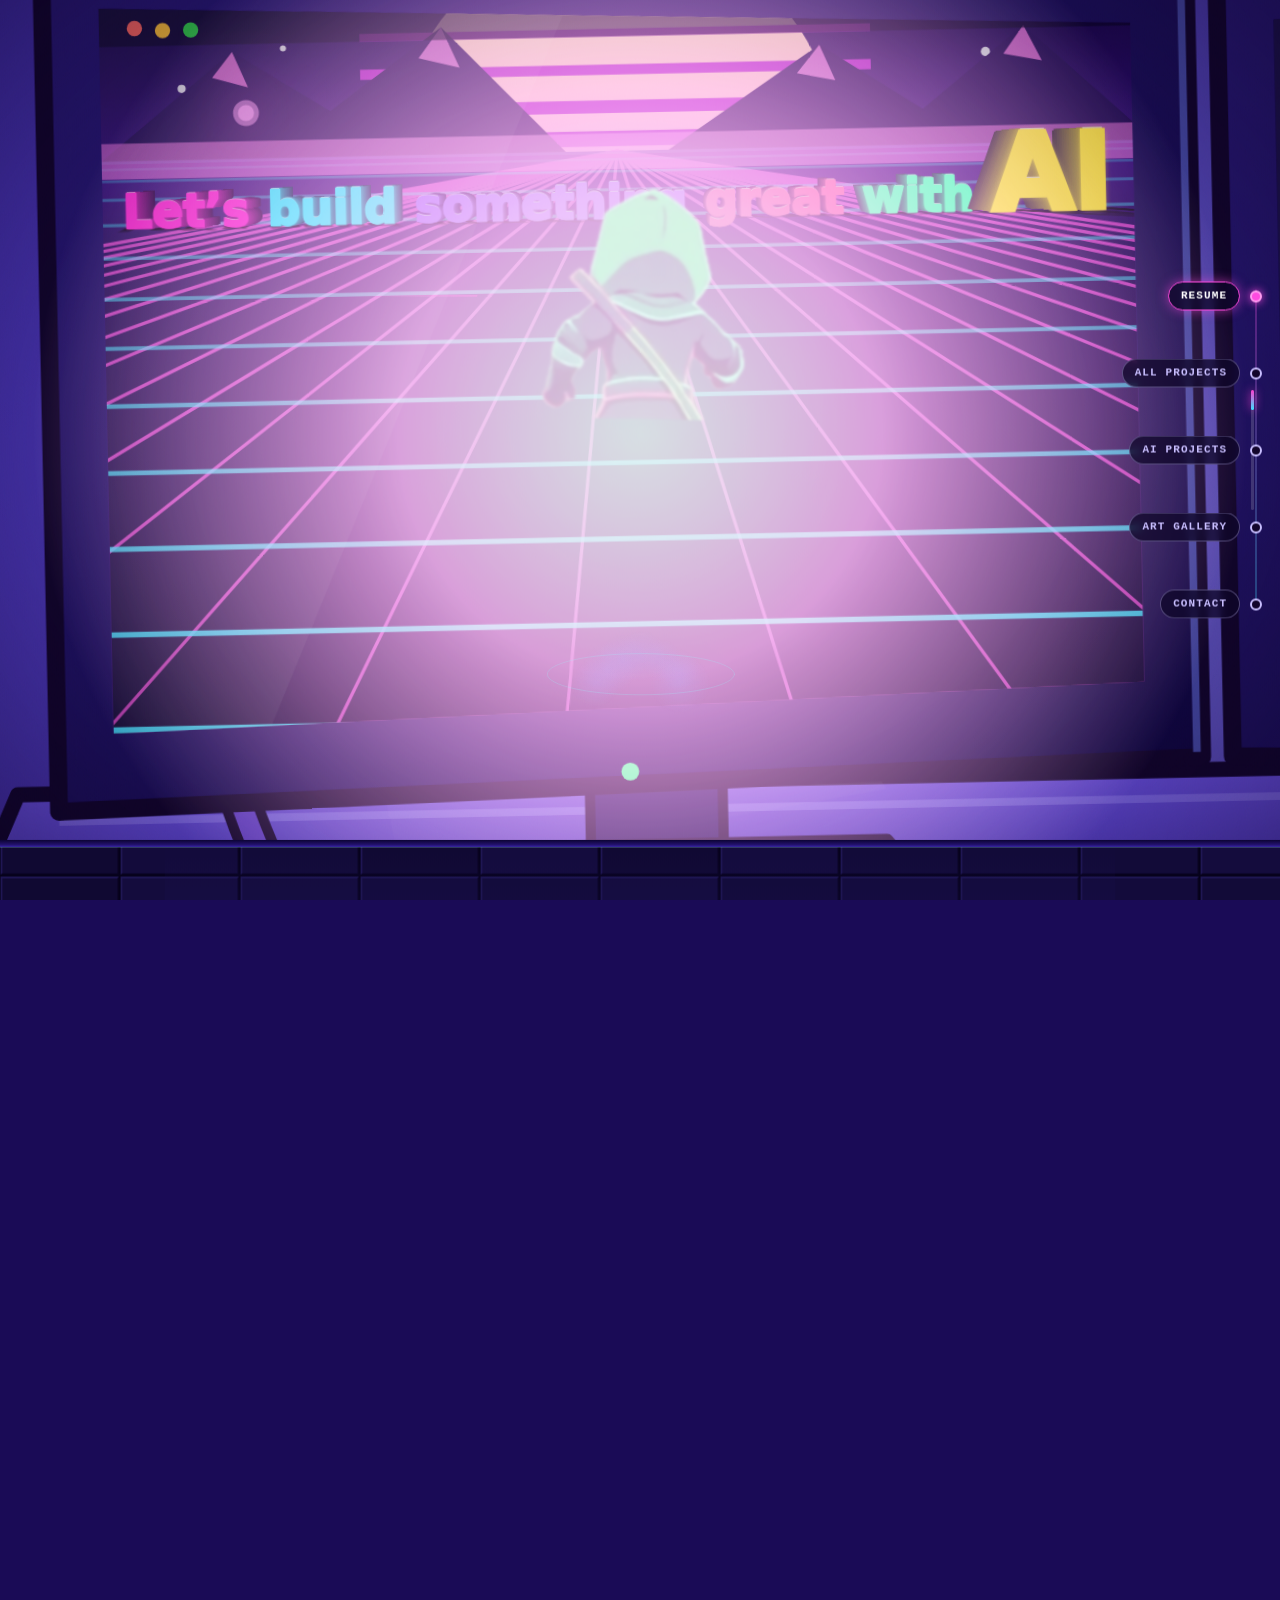
<file: index.html>
<!doctype html>
<html lang="en">
<head>
<meta charset="utf-8">
<meta name="viewport" content="width=device-width, initial-scale=1, viewport-fit=cover">
<title>Manish Yadav — Studio</title>
<meta name="description" content="Scroll to follow the ninja out of the screen.">
<link rel="preload" as="image" href="assets/character.webp">
<link rel="preconnect" href="https://fonts.googleapis.com"><link rel="preconnect" href="https://fonts.gstatic.com" crossorigin>
<link href="https://fonts.googleapis.com/css2?family=Quicksand:wght@600;700&display=swap" rel="stylesheet">
<link rel="preload" as="image" href="assets/ninja-run-down.png">
<link rel="preload" as="image" href="assets/ninja-idle-down.png">
<link rel="stylesheet" href="styles.css">
</head>
<body>

<svg width="0" height="0" style="position:absolute" aria-hidden="true">
  <defs>
    <g id="alien">
      <path d="M12 2.2C6.4 2.2 2.6 6 2.6 10.6c0 5 4.6 10.8 9.4 11.2 4.8-.4 9.4-6.2 9.4-11.2C21.4 6 17.6 2.2 12 2.2Z" fill="#ff6a2b" stroke="#7a1d00" stroke-width="1.2"/>
      <path d="M5.4 10.6c2.6-.4 4.6.8 5.4 3.2-2.6.6-4.8-.6-5.4-3.2ZM18.6 10.6c-2.6-.4-4.6.8-5.4 3.2 2.6.6 4.8-.6 5.4-3.2Z" fill="#1a0505"/>
    </g>
  </defs>
</svg>

<div id="scroller">
  <section id="stage" aria-label="Animated studio scene: a ninja runs out of a computer screen onto the desk">
    <!-- one pinned viewport: the room, the boards wall and the cassette room are stacked in this column;
         scroll slides it (with holds where only the ninja moves) -->
    <div id="column">
      <div id="roomView">
    <canvas id="roomSky" aria-hidden="true"></canvas>   <!-- deep space above the open roof (drawn by the VR script's sky) -->
    <div id="cam">

      <!-- ===== the room (vector, one-point perspective, vanishing point 620,330) + desk + ninja ===== -->
      <div class="layer" id="Lroom">
        <svg class="roomsvg" viewBox="0 0 1280 1024" aria-hidden="true">
          <defs>
            <radialGradient id="rgBlue"><stop offset="0" stop-color="#7f9bff" stop-opacity=".55"/><stop offset="1" stop-color="#4a3bff" stop-opacity="0"/></radialGradient>
            <radialGradient id="rgPink"><stop offset="0" stop-color="#ff4be0" stop-opacity=".62"/><stop offset="1" stop-color="#ff1fc0" stop-opacity="0"/></radialGradient>
            <linearGradient id="gTube" x1="0" y1="0" x2="1" y2="0">
            <stop offset="0" stop-color="#ff8cf0"/><stop offset=".5" stop-color="#ffd4fb"/><stop offset="1" stop-color="#e62bd0"/>
            </linearGradient>
            <linearGradient id="gShelf" x1="0" y1="0" x2="0" y2="1"><stop offset="0" stop-color="#4a3aa8"/><stop offset="1" stop-color="#2a1a74"/></linearGradient>
            <linearGradient id="gDragon" x1="0" y1="0" x2="1" y2="1"><stop offset="0" stop-color="#ff48d8"/><stop offset="1" stop-color="#6a3cff"/></linearGradient>
            <linearGradient id="gFrameBg" x1="0" y1="0" x2="0" y2="1"><stop offset="0" stop-color="#150a3f"/><stop offset="1" stop-color="#31199b"/></linearGradient>
            <radialGradient id="gGlobe" cx=".35" cy=".3" r=".9"><stop offset="0" stop-color="#8ff0ff"/><stop offset=".5" stop-color="#2f7dff"/><stop offset="1" stop-color="#2a1a9a"/></radialGradient>
            <linearGradient id="gCeil" gradientUnits="userSpaceOnUse" x1="0" y1="170" x2="0" y2="-300"><stop offset="0" stop-color="#211070"/><stop offset="1" stop-color="#110540"/></linearGradient>
            <linearGradient id="gBackWall" x1="0" y1="0" x2="0" y2="1"><stop offset="0" stop-color="#2a1188"/><stop offset="1" stop-color="#3b19a8"/></linearGradient>
            <linearGradient id="gLWall" gradientUnits="userSpaceOnUse" x1="380" y1="0" x2="-260" y2="0"><stop offset="0" stop-color="#2c118c"/><stop offset="1" stop-color="#3f1bab"/></linearGradient>
            <linearGradient id="gRWall" gradientUnits="userSpaceOnUse" x1="860" y1="0" x2="1500" y2="0"><stop offset="0" stop-color="#2c118c"/><stop offset="1" stop-color="#3f1bab"/></linearGradient>
            <linearGradient id="gFloor" gradientUnits="userSpaceOnUse" x1="0" y1="520" x2="0" y2="740"><stop offset="0" stop-color="#36179b"/><stop offset="1" stop-color="#5129c8"/></linearGradient>
            <radialGradient id="rgTube"><stop offset="0" stop-color="#ff4be0" stop-opacity=".5"/><stop offset="1" stop-color="#ff1fc0" stop-opacity="0"/></radialGradient>
            <radialGradient id="rgCool"><stop offset="0" stop-color="#a9b8ff" stop-opacity=".42"/><stop offset="1" stop-color="#6f7dff" stop-opacity="0"/></radialGradient>
            <radialGradient id="rgFloorPool"><stop offset="0" stop-color="#ff5ce6" stop-opacity=".22"/><stop offset="1" stop-color="#ff5ce6" stop-opacity="0"/></radialGradient>
          </defs>

          <!-- shell: no ceiling (the roof is open to deep space), side walls, floor, back wall -->
          <polygon points="380,170 380,520 -820,1470 -820,-630" fill="url(#gLWall)"/>
          <polygon points="860,170 860,520 2060,1470 2060,-630" fill="url(#gRWall)"/>
          <polygon points="380,520 860,520 2060,1470 -820,1470" fill="url(#gFloor)"/>
          <rect x="380" y="170" width="480" height="350" fill="url(#gBackWall)"/>
          <!-- skirting panels (futuristic trim) -->
          <polygon points="380,505 860,505 860,520 380,520" fill="#241070"/>
          <polygon points="380,505 380,520 -820,1470 -820,1290" fill="#241070"/>
          <polygon points="860,505 860,520 2060,1470 2060,1290" fill="#241070"/>

          <!-- light washes -->
          <ellipse cx="630" cy="390" rx="250" ry="160" fill="url(#rgCool)"/>
          <ellipse cx="640" cy="600" rx="420" ry="90" fill="url(#rgFloorPool)"/>

          <!-- room edges -->
          <g stroke="#12052b" stroke-width="2.5" fill="none" stroke-linejoin="round">
            <polyline points="-820,-630 380,170 860,170 2060,-630"/>
            <polyline points="-820,1470 380,520 860,520 2060,1470"/>
            <line x1="380" y1="170" x2="380" y2="520"/><line x1="860" y1="170" x2="860" y2="520"/>
          </g>
          <!-- rim along the open roof: the walls' cut top edges -->
          <g fill="none" stroke-linejoin="round" stroke-linecap="round">
            <polyline points="-820,-630 380,170 860,170 2060,-630" stroke="#12052b" stroke-width="13"/>
            <polyline points="-820,-630 380,170 860,170 2060,-630" stroke="#3a26a8" stroke-width="9"/>
            <polyline points="-820,-634 380,166 860,166 2060,-634" stroke="#a99bff" stroke-width="1.6" opacity=".9"/>
            <polyline points="-820,-636 380,164 860,164 2060,-636" stroke="#9ff3ff" stroke-width="7" opacity=".12"/>
          </g>
          <!-- cove lighting along ceiling and floor -->
          <g fill="none" stroke-linejoin="round">
            <polyline points="-820,-618 380,178 860,178 2060,-618" stroke="#ff4be0" stroke-width="12" opacity=".14"/>
            <polyline points="-820,-618 380,178 860,178 2060,-618" stroke="#ff9cf2" stroke-width="2"/>
            <polyline points="-820,1290 380,505 860,505 2060,1290" stroke="#3de0ff" stroke-width="10" opacity=".16"/>
            <polyline points="-820,1290 380,505 860,505 2060,1290" stroke="#9ff3ff" stroke-width="1.8"/>
          </g>

          <!-- wall light bars (generated in perspective) -->
          <g id="tubes"></g>
          <!-- floating shelves on the side walls (ninja hop spots, generated) -->
          <g id="shelves"></g>

          <!-- back-wall decor: shelf with statue + books, two frames -->
          <g transform="translate(408.4 219) scale(.2023)">
<!-- wall shelf -->
          <ellipse cx="1060" cy="260" rx="430" ry="200" fill="url(#rgBlue)"/>
          <!-- side boards -->
          <path d="M770 150 L842 168 L848 366 L790 366 Z" fill="#241a68" stroke="#12052b" stroke-width="5" stroke-linejoin="round"/>
          <path d="M1262 168 L1352 142 L1372 366 L1262 366 Z" fill="#241a68" stroke="#12052b" stroke-width="5" stroke-linejoin="round"/>
          <path d="M770 150 L842 168" stroke="#7d6bff" stroke-width="3"/>
          <path d="M1352 142 L1262 168" stroke="#7d6bff" stroke-width="3"/>
          <!-- books -->
          <g stroke="#12052b" stroke-width="4" stroke-linejoin="round">
            <rect x="1090" y="150" width="34" height="216" fill="#e9e4ff"/>
            <rect x="1124" y="178" width="46" height="188" fill="#3a2a96"/>
            <rect x="1170" y="170" width="30" height="196" fill="#241a68"/>
            <rect x="1200" y="205" width="36" height="161" fill="#4a3ab4"/>
            <rect x="1236" y="150" width="28" height="216" fill="#2d1f7c"/>
            <rect x="900" y="338" width="150" height="28" fill="#4a3ab4"/>
            <rect x="920" y="318" width="120" height="22" fill="#2d1f7c"/>
          </g>
          <!-- knight -->
          <g transform="translate(960 318)">
            <ellipse cx="0" cy="-70" rx="110" ry="130" fill="url(#rgBlue)"/>
            <g fill="#0d0533" stroke="#6f9bff" stroke-width="3" stroke-linejoin="round">
              <path d="M-12 0 L-14 -56 L-26 -66 L-20 -104 L-8 -116 L-14 -128 L-2 -146 L12 -128 L8 -116 L22 -104 L28 -66 L18 -56 L16 0 Z"/>
              <path d="M-2 -146 Q22 -176 40 -152 Q22 -158 14 -128 Z"/>
              <ellipse cx="-34" cy="-88" rx="17" ry="34"/>
              <path d="M34 -104 L40 -104 L44 -36 L30 -36 Z"/>
            </g>
            <path d="M-8 -126 L8 -126" stroke="#9fd0ff" stroke-width="3"/>
          </g>
          <!-- shelf plank -->
          <path d="M770 366 L1372 366 L1400 392 L742 392 Z" fill="#6a56e0" stroke="#12052b" stroke-width="5" stroke-linejoin="round"/>
          <rect x="742" y="392" width="658" height="30" fill="url(#gShelf)" stroke="#12052b" stroke-width="5"/>
          <path d="M742 396 H1400" stroke="#a79bff" stroke-width="3" opacity=".7"/>
          <g fill="#c9c3ff" stroke="#12052b" stroke-width="4"><path d="M840 422 h40 v26 h-20 v-14 h-20z"/><path d="M1262 422 h40 v26 h-20 v-14 h-20z"/></g>

          <!-- left frame (dragon) -->
          <ellipse cx="496" cy="480" rx="180" ry="40" fill="url(#rgPink)"/>
          <path d="M388 156 L604 148 L600 474 L388 452 Z" fill="#12052b"/>
          <path d="M404 172 L588 166 L585 456 L404 438 Z" fill="#cfc8f6"/>
          <path d="M420 188 L572 184 L570 424 L420 412 Z" fill="url(#gFrameBg)"/>
          <path d="M440 400 L545 404" stroke="#4aa8ff" stroke-width="6" stroke-linecap="round"/>
          <g fill="none" stroke="url(#gDragon)" stroke-linecap="round" stroke-linejoin="round">
            <path d="M432 330 C440 250 470 215 520 230 C560 242 560 300 520 330 C490 350 470 330 478 300" stroke-width="22" opacity=".95"/>
            <path d="M432 330 C440 250 470 215 520 230" stroke="#12052b" stroke-width="3" stroke-dasharray="3 14" stroke-linecap="butt"/>
          </g>
          <path d="M440 214 l10 -22 l10 20 l12 -22 l8 24 l14 -18 l4 22" fill="none" stroke="#ff7bf0" stroke-width="5" stroke-linecap="round" stroke-linejoin="round"/>
          <path d="M404 172 L588 166 L585 200 L404 208 Z" fill="#fff" opacity=".08"/>

          <!-- right frame (world game) -->
          <ellipse cx="1615" cy="478" rx="220" ry="40" fill="url(#rgPink)"/>
          <rect x="1462" y="146" width="306" height="332" fill="#12052b"/>
          <rect x="1478" y="162" width="274" height="300" fill="#d0cbf3"/>
          <rect x="1498" y="182" width="234" height="260" fill="url(#gFrameBg)"/>
          <circle cx="1615" cy="296" r="64" fill="#12052b"/>
          <circle cx="1615" cy="296" r="58" fill="url(#gGlobe)"/>
          <g fill="#9bffd0" stroke="#12052b" stroke-width="2.5" stroke-linejoin="round">
            <path d="M1578 276 q14 -16 30 -10 q8 14 -6 24 q-10 12 -24 6 z"/>
            <path d="M1622 300 q20 -10 30 6 q-2 22 -20 28 q-12 -8 -10 -34z"/>
            <path d="M1600 240 q16 -6 24 4 q-8 8 -22 6z"/>
          </g>
          <ellipse cx="1596" cy="268" rx="18" ry="10" fill="#fff" opacity=".35" transform="rotate(-30 1596 268)"/>
          <g font-family="'Arial Black','Avenir Next',Impact,sans-serif" font-weight="900" text-anchor="middle" stroke="#12052b" stroke-width="5" paint-order="stroke" fill="#a9a2ff">
            <text x="1615" y="396" font-size="30" letter-spacing="3">WORLD</text>
            <text x="1615" y="428" font-size="30" letter-spacing="3">GAME</text>
          </g>
          </g>

          <!-- rug under the desk -->
          <ellipse cx="636" cy="568" rx="122" ry="17" fill="#6a45ff" opacity=".16"/>
          <g fill="none" stroke="#12052b" stroke-width="2.4" opacity=".85">
            <ellipse cx="636" cy="568" rx="122" ry="17"/><ellipse cx="636" cy="568" rx="88" ry="11.5"/>
          </g>
        </svg>

        <div class="rig" id="rigBack">
        <svg viewBox="0 0 1920 1080" aria-hidden="true">
                  <defs>
                    <linearGradient id="gDeskTop" x1="0" y1="0" x2="0" y2="1"><stop offset="0" stop-color="#6c52e6"/><stop offset="1" stop-color="#3f2aa8"/></linearGradient>
                    <linearGradient id="gApron" x1="0" y1="0" x2="0" y2="1"><stop offset="0" stop-color="#3a2596"/><stop offset="1" stop-color="#1f1060"/></linearGradient>
                    <linearGradient id="gUnder" x1="0" y1="0" x2="0" y2="1"><stop offset="0" stop-color="#150852"/><stop offset="1" stop-color="#07021f"/></linearGradient>
                    <linearGradient id="gRGB" x1="0" y1="0" x2="1" y2="0">
                      <stop offset="0" stop-color="#ff3b5c"/><stop offset=".22" stop-color="#ffd23b"/><stop offset=".45" stop-color="#3bff9a"/><stop offset=".7" stop-color="#3bc8ff"/><stop offset="1" stop-color="#d63bff"/>
                    </linearGradient>
                    <linearGradient id="gBezel" x1="0" y1="0" x2="1" y2="1"><stop offset="0" stop-color="#2b1a7a"/><stop offset="1" stop-color="#0f0640"/></linearGradient>
                    <linearGradient id="gSky" x1="0" y1="0" x2="0" y2="1">
                      <stop offset="0" stop-color="#12053a"/><stop offset=".45" stop-color="#4a14a6"/><stop offset=".8" stop-color="#d12bd0"/><stop offset="1" stop-color="#ff6ad8"/>
                    </linearGradient>
                    <linearGradient id="gGround" x1="0" y1="0" x2="0" y2="1"><stop offset="0" stop-color="#3a0e86"/><stop offset=".15" stop-color="#1c0654"/><stop offset="1" stop-color="#0a0226"/></linearGradient>
                    <linearGradient id="gSun" x1="0" y1="0" x2="0" y2="1"><stop offset="0" stop-color="#fff2a6"/><stop offset=".5" stop-color="#ff9ad8"/><stop offset="1" stop-color="#ff3fd0"/></linearGradient>
                    <linearGradient id="gBin" x1="0" y1="0" x2="1" y2="0"><stop offset="0" stop-color="#8f74ff"/><stop offset=".5" stop-color="#5f46d6"/><stop offset="1" stop-color="#3a269a"/></linearGradient>
                    <linearGradient id="gLamp" x1="0" y1="0" x2="1" y2="1"><stop offset="0" stop-color="#c58bff"/><stop offset="1" stop-color="#5a2bc0"/></linearGradient>
                    <linearGradient id="gCone" x1="0" y1="0" x2="0" y2="1"><stop offset="0" stop-color="#ffe8ff" stop-opacity=".28"/><stop offset="1" stop-color="#ffe8ff" stop-opacity="0"/></linearGradient>
                    <linearGradient id="gSpk" x1="0" y1="0" x2="1" y2="1" gradientUnits="objectBoundingBox">
                      <stop offset="0" stop-color="#ff3b5c"/><stop offset=".25" stop-color="#ffd23b"/><stop offset=".5" stop-color="#3bff9a"/><stop offset=".75" stop-color="#3bc8ff"/><stop offset="1" stop-color="#d63bff"/>
                    </linearGradient>
                    <radialGradient id="rgScreen"><stop offset="0" stop-color="#cfd6ff" stop-opacity=".55"/><stop offset="1" stop-color="#7f9bff" stop-opacity="0"/></radialGradient>
                    <radialGradient id="rgDeskGlow"><stop offset="0" stop-color="#ffb8f6" stop-opacity=".5"/><stop offset="1" stop-color="#ff6be0" stop-opacity="0"/></radialGradient>
                    <clipPath id="clipL"><path d="M578 488 L982 502 L982 760 L578 772 Z"/></clipPath>
                    <clipPath id="clipR"><path d="M1038 502 L1442 488 L1442 772 L1038 760 Z"/></clipPath>
                    <clipPath id="clipSun"><rect x="560" y="470" width="440" height="78"/></clipPath>
                  </defs>

                  <!-- floor contact shadow -->
                  <ellipse cx="1120" cy="1452" rx="700" ry="46" fill="#07021f" opacity=".45"/>

                  <!-- under-desk void, legs, footrest -->
                  <rect x="525" y="880" width="1190" height="575" fill="url(#gUnder)"/>
                  <rect x="520" y="930" width="58" height="525" fill="#241470" stroke="#12052b" stroke-width="5"/>
                  <rect x="1662" y="930" width="58" height="525" fill="#241470" stroke="#12052b" stroke-width="5"/>
                  <rect x="540" y="1260" width="1160" height="16" rx="8" fill="#3b2a9a" stroke="#12052b" stroke-width="4" opacity=".85"/>

                  <!-- desk surface + apron -->
                  <path d="M540 795 L1700 795 L1738 880 L502 880 Z" fill="url(#gDeskTop)" stroke="#12052b" stroke-width="6" stroke-linejoin="round"/>
                  <path d="M556 806 L1684 806" stroke="#9a87ff" stroke-width="3" opacity=".55"/>
                  <path d="M502 880 L1738 880 L1738 936 L502 936 Z" fill="url(#gApron)" stroke="#12052b" stroke-width="6" stroke-linejoin="round"/>
                  <path d="M506 884 H1734" stroke="#a798ff" stroke-width="4" opacity=".85"/>
                  <g id="rgbStrip" fill="none" stroke-linecap="round">
                    <line x1="560" y1="940" x2="1680" y2="940" stroke="url(#gRGB)" stroke-width="30" opacity=".16"/>
                    <line x1="560" y1="940" x2="1680" y2="940" stroke="url(#gRGB)" stroke-width="16" opacity=".30"/>
                    <line x1="560" y1="940" x2="1680" y2="940" stroke="url(#gRGB)" stroke-width="6"/>
                  </g>

                  <!-- lamp -->
                  <ellipse cx="640" cy="838" rx="50" ry="12" fill="#12052b"/>
                  <ellipse cx="640" cy="834" rx="42" ry="9" fill="#d3295c" stroke="#12052b" stroke-width="3"/>
                  <path d="M640 832 C615 780 600 700 640 640 C650 626 640 612 628 606" fill="none" stroke="#12052b" stroke-width="16" stroke-linecap="round"/>
                  <path d="M640 832 C615 780 600 700 640 640 C650 626 640 612 628 606" fill="none" stroke="#6a45d8" stroke-width="8" stroke-linecap="round"/>
                  <path d="M604 590 L752 560 Q778 584 762 618 L650 646 Q612 628 604 590 Z" fill="url(#gLamp)" stroke="#12052b" stroke-width="5" stroke-linejoin="round"/>
                  <path d="M616 592 L740 566" stroke="#f1d9ff" stroke-width="5" stroke-linecap="round" opacity=".9"/>
                  <path d="M652 640 L770 612 L880 800 L690 830 Z" fill="url(#gCone)"/>

                  <!-- ===== left monitor ===== -->
                  <rect x="764" y="780" width="52" height="40" fill="#1b0f58" stroke="#12052b" stroke-width="4"/>
                  <path d="M700 820 L880 820 L896 840 L684 840 Z" fill="#2a1a82" stroke="#12052b" stroke-width="5" stroke-linejoin="round"/>
                  <path d="M556 466 L1004 484 L1004 790 L556 802 Z" fill="url(#gBezel)" stroke="#12052b" stroke-width="7" stroke-linejoin="round"/>
                  <path d="M558 468 L1002 486" stroke="#8c9cff" stroke-width="3" opacity=".8"/>
                  <path d="M1002 486 L1002 788" stroke="#6d7cff" stroke-width="3" opacity=".6"/>
                  <g clip-path="url(#clipL)">
                    <rect x="560" y="470" width="440" height="330" fill="url(#gSky)"/>
                    <!-- stars -->
                    <g fill="#fff" opacity=".85">
                      <circle cx="610" cy="520" r="1.6"/><circle cx="650" cy="505" r="1.2"/><circle cx="700" cy="530" r="1.8"/><circle cx="745" cy="512" r="1.2"/>
                      <circle cx="830" cy="508" r="1.5"/><circle cx="880" cy="526" r="1.2"/><circle cx="925" cy="512" r="1.8"/><circle cx="960" cy="534" r="1.2"/>
                      <circle cx="600" cy="544" r="1"/><circle cx="975" cy="546" r="1"/><circle cx="790" cy="496" r="1.2"/>
                    </g>
                    <!-- sun -->
                    <g clip-path="url(#clipSun)">
                      <circle cx="780" cy="548" r="86" fill="url(#gSun)"/>
                      <g fill="#b61fc8"><rect x="680" y="500" width="200" height="3"/><rect x="680" y="514" width="200" height="4"/><rect x="680" y="528" width="200" height="5"/><rect x="680" y="540" width="200" height="6"/></g>
                    </g>
                    <!-- mountains -->
                    <path d="M578 548 L630 506 L668 530 L712 498 L760 548 Z" fill="#1d0850"/>
                    <path d="M800 548 L860 508 L900 534 L940 502 L990 548 Z" fill="#1d0850"/>
                    <path d="M630 506 l-8 10 l14 4 z M712 498 l-9 12 l16 4z M860 508 l-9 11 l15 3z M940 502 l-8 11 l15 3z" fill="#ff7be8" opacity=".75"/>
                    <!-- ground + grid -->
                    <rect x="560" y="548" width="440" height="260" fill="url(#gGround)"/>
                    <g id="gridV" stroke="#ff4be0" stroke-width="1.3" opacity=".75"></g>
                    <g id="gridH" stroke="#3de0ff" stroke-width="1.6"></g>
                    <rect x="560" y="541" width="440" height="14" fill="#ff7bea" opacity=".55"/>
                    <!-- menu bar -->
                    <rect x="578" y="488" width="404" height="15" fill="#0a0328" opacity=".7"/>
                    <circle cx="592" cy="496" r="3" fill="#ff5f57"/><circle cx="603" cy="497" r="3" fill="#febc2e"/><circle cx="614" cy="497" r="3" fill="#28c840"/>
                    <rect x="900" y="494" width="22" height="4" rx="2" fill="#cfc8ff"/><rect x="928" y="494" width="38" height="4" rx="2" fill="#cfc8ff"/>
                    <!-- screen sheen -->
                    <path d="M578 488 L760 494 L640 770 L578 772 Z" fill="#fff" opacity=".05"/>
                  </g>
                  <circle cx="780" cy="791" r="3.5" fill="#3bff9a"/>

                  <!-- ===== right monitor ===== -->
                  <rect x="1204" y="776" width="52" height="46" fill="#1b0f58" stroke="#12052b" stroke-width="4"/>
                  <path d="M1130 822 L1330 822 L1346 842 L1114 842 Z" fill="#2a1a82" stroke="#12052b" stroke-width="5" stroke-linejoin="round"/>
                  <path d="M1016 484 L1464 466 L1464 802 L1016 790 Z" fill="url(#gBezel)" stroke="#12052b" stroke-width="7" stroke-linejoin="round"/>
                  <path d="M1018 486 L1462 468" stroke="#8c9cff" stroke-width="3" opacity=".8"/>
                  <g clip-path="url(#clipR)">
                    <rect x="1020" y="470" width="450" height="330" fill="#0d0630"/>
                    <rect x="1038" y="488" width="64" height="290" fill="#150a45"/>
                    <g id="codeLines" stroke-linecap="round" stroke-width="7"></g>
                    <rect id="caret" x="1130" y="700" width="9" height="14" fill="#fff"/>
                    <path d="M1038 502 L1250 494 L1160 770 L1038 760 Z" fill="#fff" opacity=".04"/>
                  </g>
                  <!-- webcam -->
                  <g stroke="#12052b" stroke-width="4" stroke-linejoin="round">
                    <path d="M1388 470 L1388 448" stroke-width="10"/>
                    <circle cx="1388" cy="428" r="26" fill="#2b1f76"/>
                    <circle cx="1388" cy="428" r="14" fill="#0a0426"/>
                    <circle cx="1388" cy="428" r="6" fill="#4aa8ff"/>
                  </g>

                  <!-- bin -->
                  <path d="M1108 702 L1226 706 L1204 836 L1130 836 Z" fill="url(#gBin)" stroke="#12052b" stroke-width="5" stroke-linejoin="round"/>
                  <path d="M1100 700 L1234 704 L1230 716 L1104 712 Z" fill="#b9a8ff" stroke="#12052b" stroke-width="4" stroke-linejoin="round"/>
                  <path d="M1150 740 q16 -12 32 0 M1156 776 q12 14 26 0" stroke="#e9e2ff" stroke-width="5" fill="none" stroke-linecap="round" opacity=".8"/>
                  <!-- mug -->
                  <path d="M1318 770 H1394 V834 Q1394 842 1386 842 H1326 Q1318 842 1318 834 Z" fill="#1d1a66" stroke="#12052b" stroke-width="5" stroke-linejoin="round"/>
                  <path d="M1394 784 q30 4 24 28 q-6 18 -24 14" fill="none" stroke="#12052b" stroke-width="14" stroke-linecap="round"/>
                  <path d="M1394 784 q30 4 24 28 q-6 18 -24 14" fill="none" stroke="#1d1a66" stroke-width="6" stroke-linecap="round"/>
                  <circle cx="1356" cy="806" r="12" fill="none" stroke="#6fd7ff" stroke-width="4"/>
                  <path d="M1362 812 l9 9" stroke="#6fd7ff" stroke-width="4" stroke-linecap="round"/>

                  <!-- speaker -->
                  <g stroke="#12052b" stroke-width="5" stroke-linejoin="round">
                    <path d="M1510 598 L1690 590 L1690 862 L1510 868 Z" fill="#1a1050"/>
                    <path d="M1690 590 L1704 600 L1704 852 L1690 862 Z" fill="#0d0633"/>
                  </g>
                  <circle cx="1600" cy="692" r="54" fill="#0a0426" stroke="#12052b" stroke-width="5"/>
                  <circle id="spkRing" cx="1600" cy="692" r="44" fill="none" stroke="url(#gSpk)" stroke-width="11"/>
                  <circle cx="1600" cy="692" r="30" fill="#1a1050"/>
                  <circle cx="1600" cy="802" r="44" fill="#0a0426" stroke="#12052b" stroke-width="5"/>
                  <circle cx="1600" cy="802" r="30" fill="#241470"/><circle cx="1600" cy="802" r="12" fill="#0a0426"/>
                </svg>
        <div id="floorText" role="img" aria-label="Let’s build something great with AI"></div>
        </div>

        <!-- props: wall cabinet, chair, side table -->
        <svg class="roomsvg" viewBox="0 0 1280 1024" aria-hidden="true">
          <defs>
            <linearGradient id="gTableTop" x1="0" y1="0" x2="0" y2="1"><stop offset="0" stop-color="#6a52e4"/><stop offset="1" stop-color="#4a33bd"/></linearGradient>
            <linearGradient id="gShade" x1="0" y1="0" x2="0" y2="1"><stop offset="0" stop-color="#ffd0f6"/><stop offset="1" stop-color="#ff5fd8"/></linearGradient>
            <linearGradient id="gMetal" x1="0" y1="0" x2="1" y2="0"><stop offset="0" stop-color="#8f86c8"/><stop offset=".5" stop-color="#e2ddff"/><stop offset="1" stop-color="#5a4e9e"/></linearGradient>
            <linearGradient id="gChairSide" x1="0" y1="0" x2="1" y2="1"><stop offset="0" stop-color="#ff5ce6"/><stop offset=".55" stop-color="#b52ad6"/><stop offset="1" stop-color="#5a1aa8"/></linearGradient>
            <radialGradient id="rgCab"><stop offset="0" stop-color="#7fd8ff" stop-opacity=".22"/><stop offset="1" stop-color="#7fd8ff" stop-opacity="0"/></radialGradient>
            <radialGradient id="gGlobeMini" cx=".35" cy=".3" r=".9"><stop offset="0" stop-color="#8ff0ff"/><stop offset=".5" stop-color="#2f7dff"/><stop offset="1" stop-color="#2a1a9a"/></radialGradient>
            <radialGradient id="rgWarm"><stop offset="0" stop-color="#ffc2f2" stop-opacity=".55"/><stop offset="1" stop-color="#ff6be0" stop-opacity="0"/></radialGradient>
          </defs>

          <!-- ===== glass collectible cabinet along the left wall (generated in one-point perspective) ===== -->
          <defs>
            <!-- collectibles; origin = centre of the shelf surface they stand on -->
            <g id="fig-robot">
              <path d="M0 -44 L0 -38" fill="none"/><circle cx="0" cy="-45" r="2" fill="#ff4be0"/>
              <rect x="-10" y="-38" width="20" height="14" rx="4" fill="#d9d3ff"/>
              <rect x="-7" y="-34" width="14" height="5" rx="2.5" fill="#3de0ff"/>
              <rect x="-12" y="-23" width="24" height="15" rx="3" fill="#8f7cff"/>
              <rect x="-4" y="-19" width="8" height="5" rx="1" fill="#ffd23b"/>
              <rect x="-16" y="-22" width="4" height="12" rx="2" fill="#d9d3ff"/><rect x="12" y="-22" width="4" height="12" rx="2" fill="#d9d3ff"/>
              <rect x="-9" y="-8" width="7" height="8" rx="1" fill="#5b4bc4"/><rect x="2" y="-8" width="7" height="8" rx="1" fill="#5b4bc4"/>
            </g>
            <g id="fig-trophy">
              <path d="M-11 -40 H11 Q11 -24 0 -21 Q-11 -24 -11 -40 Z" fill="#ffd23b"/>
              <path d="M-11 -36 Q-18 -36 -16 -29 Q-14 -25 -9 -26 M11 -36 Q18 -36 16 -29 Q14 -25 9 -26" fill="none" stroke-width="2"/>
              <rect x="-2.5" y="-21" width="5" height="8" fill="#e8a91a"/>
              <rect x="-9" y="-13" width="18" height="6" rx="1" fill="#ffd23b"/>
              <rect x="-11" y="-7" width="22" height="7" rx="1" fill="#2a1a82"/>
              <path d="M-6 -36 L-3 -27" stroke="#fff6c8" stroke-width="2" fill="none"/>
            </g>
            <g id="fig-astronaut-helmet">
              <rect x="-11" y="-8" width="22" height="8" rx="2" fill="#2a1a82"/>
              <circle cx="0" cy="-23" r="15" fill="#eeeaff"/>
              <ellipse cx="2" cy="-23" rx="10" ry="8" fill="#2b1785"/>
              <path d="M-3 -28 Q2 -31 7 -27" stroke="#9ff3ff" stroke-width="2" fill="none"/>
              <rect x="-12" y="-11" width="24" height="4" rx="2" fill="#ff7bea"/>
            </g>
            <g id="fig-katana">
              <path d="M-14 0 L-12 -14 M14 0 L12 -14" stroke-width="3" fill="none"/>
              <path d="M-18 -14 L14 -16" stroke="#e7ecff" stroke-width="3.5" fill="none"/>
              <path d="M10 -20 L12 -11" stroke-width="3" fill="none"/>
              <path d="M12 -16 L20 -16.5" stroke="#ff4be0" stroke-width="3.5" fill="none"/>
              <path d="M-18 -26 L14 -28" stroke="#e7ecff" stroke-width="3" fill="none"/>
              <path d="M12 -28 L20 -28.5" stroke="#3de0ff" stroke-width="3" fill="none"/>
              <rect x="-15" y="-2" width="30" height="3" rx="1.5" fill="#2a1a82"/>
            </g>
            <g id="fig-big-head-figure">
              <ellipse cx="0" cy="-2" rx="11" ry="3" fill="#2a1a82"/>
              <rect x="-7" y="-20" width="14" height="17" rx="4" fill="#ff4be0"/>
              <circle cx="0" cy="-32" r="13" fill="#ffd6bf"/>
              <path d="M-13 -34 Q-12 -48 0 -47 Q14 -48 13 -33 Q8 -40 0 -39 Q-8 -40 -13 -34 Z" fill="#3de0ff"/>
              <circle cx="-5" cy="-31" r="2.2" fill="#12052b" stroke="none"/><circle cx="5" cy="-31" r="2.2" fill="#12052b" stroke="none"/>
            </g>
            <g id="fig-controller">
              <path d="M-4 0 L-2 -10 M4 0 L2 -10" stroke-width="2.5" fill="none"/>
              <path d="M-16 -18 Q-17 -30 -6 -29 H6 Q17 -30 16 -18 Q15 -10 9 -12 L5 -16 H-5 L-9 -12 Q-15 -10 -16 -18 Z" fill="#2b1f76"/>
              <circle cx="-8" cy="-22" r="2.5" fill="#3de0ff" stroke="none"/>
              <circle cx="8" cy="-24" r="1.7" fill="#ff4be0" stroke="none"/><circle cx="11" cy="-21" r="1.7" fill="#ffd23b" stroke="none"/><circle cx="5" cy="-21" r="1.7" fill="#3bff9a" stroke="none"/>
              <rect x="-10" y="-2" width="20" height="3" rx="1.5" fill="#2a1a82"/>
            </g>
            <g id="fig-mech">
              <rect x="-6" y="-46" width="12" height="9" rx="2" fill="#e9e4ff"/>
              <path d="M-4 -43 H4" stroke="#ff4be0" stroke-width="2"/>
              <path d="M-13 -36 L13 -36 L10 -20 L-10 -20 Z" fill="#5f46d6"/>
              <path d="M-19 -36 L-13 -36 L-14 -22 L-20 -24 Z M19 -36 L13 -36 L14 -22 L20 -24 Z" fill="#e9e4ff"/>
              <path d="M-9 -20 L-3 -20 L-4 -2 L-11 -2 Z M3 -20 L9 -20 L11 -2 L4 -2 Z" fill="#8f7cff"/>
              <circle cx="0" cy="-29" r="3" fill="#3de0ff"/>
              <rect x="-13" y="-3" width="26" height="3" rx="1.5" fill="#2a1a82"/>
            </g>
            <g id="fig-mini-dragon">
              <path d="M-16 0 C-18 -14 -6 -18 -2 -12 C2 -6 12 -8 10 -22 C8 -30 16 -34 18 -28" fill="none" stroke="#12052b" stroke-width="7"/>
              <path d="M-16 0 C-18 -14 -6 -18 -2 -12 C2 -6 12 -8 10 -22 C8 -30 16 -34 18 -28" fill="none" stroke="#c13cff" stroke-width="4.5"/>
              <path d="M-4 -14 L-12 -32 L4 -20 Z" fill="#ff7bea"/>
              <circle cx="17" cy="-29" r="1.3" fill="#ffd23b" stroke="none"/>
            </g>
            <g id="fig-crystal">
              <path d="M0 -42 L10 -26 L6 -2 L-6 -2 L-10 -26 Z" fill="#7ff3ff"/>
              <path d="M0 -42 L2 -2 M-10 -26 L10 -26" fill="none" stroke-width="1.2"/>
              <path d="M-4 -34 L-6 -20" stroke="#fff" stroke-width="2" fill="none"/>
              <rect x="-11" y="-3" width="22" height="3" rx="1.5" fill="#2a1a82"/>
            </g>
            <g id="fig-mini-knight"><g transform="scale(.78)">
              <path d="M-5 0 L-6 -24 L-11 -28 L-9 -40 L-4 -44 L-6 -49 L0 -56 L6 -49 L4 -44 L9 -40 L11 -28 L6 -24 L5 0 Z" fill="#3b4fd8"/>
              <ellipse cx="-13" cy="-34" rx="6" ry="11" fill="#ff4be0"/>
              <path d="M0 -56 Q8 -66 15 -58" fill="none" stroke="#ff7bea" stroke-width="3"/>
              <rect x="-11" y="-3" width="22" height="3" rx="1.5" fill="#2a1a82"/>
              </g>
            </g>
            <g id="fig-car-model">
              <path d="M-20 -6 L-20 -14 L-10 -16 L-4 -24 L10 -24 L16 -16 L22 -14 L22 -6 Z" fill="#ff5c7a"/>
              <path d="M-3 -22 L9 -22 L13 -16 L-7 -16 Z" fill="#9ff3ff"/>
              <circle cx="-11" cy="-5" r="5" fill="#12052b"/><circle cx="13" cy="-5" r="5" fill="#12052b"/>
              <circle cx="-11" cy="-5" r="2" fill="#c9c3ff" stroke="none"/><circle cx="13" cy="-5" r="2" fill="#c9c3ff" stroke="none"/>
            </g>
            <g id="fig-mini-globe">
              <path d="M0 0 L0 -10" stroke-width="3" fill="none"/>
              <ellipse cx="0" cy="-1" rx="9" ry="2.5" fill="#2a1a82"/>
              <circle cx="0" cy="-26" r="14" fill="url(#gGlobeMini)"/>
              <path d="M-8 -30 q6 -6 12 -3 q3 6 -3 9 q-5 3 -9 -6z M3 -20 q6 -3 8 2 q-2 6 -7 6z" fill="#9bffd0" stroke-width="1.2"/>
              <path d="M-15 -14 Q0 -6 15 -14" fill="none" stroke="#ffd23b" stroke-width="2"/>
            </g>
            <g id="fig-boxes-0">
              <rect x="-20" y="-50" width="36" height="50" rx="2" fill="#ff4be0"/>
              <rect x="-15" y="-43" width="26" height="30" rx="3" fill="#2b1785"/>
              <circle cx="-2" cy="-33" r="6" fill="#ffd6bf"/><rect x="-6" y="-27" width="8" height="12" rx="2" fill="#3de0ff"/>
              <rect x="-15" y="-10" width="26" height="5" fill="#fff" stroke="none"/>
              <rect x="20" y="-40" width="20" height="40" rx="2" fill="#3de0ff"/>
              <rect x="24" y="-34" width="12" height="20" rx="2" fill="#2b1785"/>
              <rect x="26" y="-30" width="8" height="12" rx="2" fill="#ffd23b" stroke-width="1"/>
            </g>
            <g id="fig-boxes-1">
              <rect x="-34" y="-46" width="30" height="46" rx="2" fill="#ffd23b"/>
              <rect x="-29" y="-40" width="20" height="26" rx="3" fill="#2b1785"/>
              <rect x="-24" y="-36" width="10" height="9" rx="2" fill="#d9d3ff"/><rect x="-25" y="-26" width="12" height="10" rx="2" fill="#8f7cff"/>
              <rect x="2" y="-52" width="34" height="52" rx="2" fill="#7a5cff"/>
              <rect x="7" y="-46" width="24" height="30" rx="3" fill="#160a47"/>
              <path d="M19 -42 L26 -32 L22 -20 L16 -20 L12 -32 Z" fill="#7ff3ff" stroke-width="1"/>
              <rect x="7" y="-12" width="24" height="5" fill="#fff" stroke="none"/>
            </g>
          </defs>
          <g id="sideCabinet" stroke-linejoin="round"></g>

          <!-- ===== racing-style gaming chair (3/4 front) ===== -->
          <g stroke="#12052b" stroke-width="2.5" stroke-linejoin="round" stroke-linecap="round">
            <ellipse cx="474" cy="556" rx="64" ry="8" fill="#0a0328" opacity=".45" stroke="none"/>
            <!-- star base + casters -->
            <g fill="none" stroke-width="7"><path d="M474 536 L418 548 M474 536 L530 546 M474 536 L444 560 M474 536 L506 562 M474 536 L476 548"/></g>
            <g fill="none" stroke="#5b4bc4" stroke-width="2.5"><path d="M474 536 L418 548 M474 536 L530 546 M474 536 L444 560 M474 536 L506 562"/></g>
            <g fill="#0d0633" stroke-width="2"><circle cx="417" cy="551" r="5.5"/><circle cx="531" cy="549" r="5.5"/><circle cx="443" cy="563" r="5.5"/><circle cx="507" cy="565" r="5.5"/></g>
            <!-- gas lift -->
            <rect x="467" y="506" width="14" height="32" rx="3" fill="url(#gMetal)"/>
            <rect x="464" y="524" width="20" height="12" rx="3" fill="#1b0d55"/>
            <!-- far armrest -->
            <rect x="503" y="452" width="7" height="40" fill="#1b0d55"/>
            <rect x="494" y="445" width="34" height="9" rx="4.5" fill="#2c1a80"/>
            <!-- backrest shell -->
            <path d="M432 340 Q462 330 494 342 Q504 350 506 366 L512 392 Q511 410 502 420 L500 448 Q508 462 506 480 L422 484 Q418 466 426 450 L424 422 Q414 410 414 392 L420 364 Q422 348 432 340 Z" fill="url(#gChairSide)"/>
            <!-- centre cushion, quilted -->
            <path d="M444 354 Q463 346 482 354 L489 400 L484 474 L442 476 L436 400 Z" fill="#1c0e55"/>
            <g stroke="#3b2a9a" stroke-width="1.2" fill="none" opacity=".9">
              <path d="M442 420 L486 444 M440 444 L486 468 M486 420 L442 444 M486 444 L442 468"/>
            </g>
            <!-- piping + wings -->
            <path d="M444 354 Q463 346 482 354 L489 400 L484 474" fill="none" stroke="#3de0ff" stroke-width="1.6"/>
            <path d="M436 400 L442 476" fill="none" stroke="#3de0ff" stroke-width="1.6"/>
            <path d="M432 340 Q462 330 494 342" fill="none" stroke="#ffc6f6" stroke-width="2"/>
            <!-- harness slots -->
            <ellipse cx="450" cy="366" rx="3.5" ry="7" fill="#05011a" stroke-width="1.5"/>
            <ellipse cx="477" cy="366" rx="3.5" ry="7" fill="#05011a" stroke-width="1.5"/>
            <!-- headrest + lumbar pillows -->
            <rect x="448" y="378" width="30" height="13" rx="6" fill="#2a1a82"/>
            <path d="M452 384 h22" stroke="#ff7bea" stroke-width="1.5"/>
            <rect x="442" y="440" width="44" height="17" rx="8" fill="#2a1a82"/>
            <circle cx="464" cy="408" r="8" fill="#12052b" stroke="#ff4be0" stroke-width="2"/>
            <path d="M465 402 L460 409 L466 409 L462 415" fill="none" stroke="#3de0ff" stroke-width="1.8"/>
            <!-- seat -->
            <path d="M418 480 L506 476 L534 492 L432 502 Z" fill="#241272"/>
            <path d="M418 480 L506 476 L512 480 L424 485 Z" fill="url(#gChairSide)"/>
            <path d="M432 502 L534 492 L534 506 L434 516 Z" fill="#160a47"/>
            <path d="M440 494 Q480 486 524 490" fill="none" stroke="#ff4be0" stroke-width="3"/>
            <!-- near armrest -->
            <rect x="420" y="458" width="8" height="46" fill="#1b0d55"/>
            <rect x="404" y="450" width="40" height="10" rx="5" fill="#3a22a8"/>
            <path d="M408 452 h32" stroke="#a798ff" stroke-width="1.5"/>
          </g>

          <!-- ===== right side table (against the right wall) ===== -->
          <g stroke="#12052b" stroke-width="2.5" stroke-linejoin="round">
            <rect x="930" y="533" width="9" height="180" fill="#1b0d55"/>
            <rect x="1096" y="530" width="9" height="160" fill="#1b0d55"/>
            <rect x="1007" y="584" width="14" height="220" fill="#241470"/>
            <rect x="1196" y="584" width="14" height="220" fill="#241470"/>
            <path d="M928 521 L1100 521 L1220 569 L1005 569 Z" fill="url(#gTableTop)"/>
            <path d="M1005 569 L1220 569 L1220 586 L1005 586 Z" fill="#2c1880"/>
            <path d="M928 521 L1005 569 L1005 586 L928 534 Z" fill="#221066"/>
            <path d="M1008 572 L1218 572" stroke="#b3a6ff" stroke-width="2" fill="none"/>
            <path d="M1012 590 L1214 590" stroke="#3de0ff" stroke-width="3" fill="none"/>
            <path d="M1012 590 L1214 590" stroke="#3de0ff" stroke-width="12" fill="none" opacity=".2"/>
          </g>
          <!-- lamp (right table) -->
          <ellipse cx="1150" cy="460" rx="110" ry="90" fill="url(#rgWarm)"/>
          <g stroke="#12052b" stroke-width="3" stroke-linejoin="round">
            <ellipse cx="1150" cy="552" rx="26" ry="7" fill="#2a1a82"/>
            <rect x="1146" y="448" width="8" height="104" fill="#6a45d8"/>
            <path d="M1116 452 L1184 452 L1172 412 L1128 412 Z" fill="url(#gShade)"/>
            <path d="M1118 452 L1182 452" stroke="#fff" stroke-width="3"/>
          </g>
          <!-- standing books (right table, against the wall) -->
          <g stroke="#12052b" stroke-width="2.5" stroke-linejoin="round">
            <rect x="1190" y="488" width="14" height="62" fill="#ffd23b"/>
            <path d="M1206 550 L1204 494 L1218 492 L1222 550 Z" fill="#3bff9a"/>
          </g>
        </svg>

        <div class="rig" id="rigFront">
          <div class="ellipse ring" id="ring1"></div>
          <div class="ellipse ring" id="ring2"></div>
          <div class="ellipse" id="aura"></div>
          <div class="ellipse" id="shadow"></div>
          <div class="ellipse" id="dust"></div>
          <div class="sprite" id="sprRun" role="img" aria-label="Ninja running"></div>
          <div class="sprite" id="sprIdle" role="img" aria-label="Ninja standing on the desk"></div>
          <div class="hop" id="sprBack" aria-hidden="true"></div>
        </div>
        <div class="hopwrap" id="hopRoom"></div>
        <!-- shelf lips/undersides, drawn over the ninja so it stands *behind* the shelf edge -->
        <svg class="roomsvg" viewBox="0 0 1280 1024" aria-hidden="true"><g id="shelfFront"></g></svg>
      </div>

      <!-- ===== foreground: character stepping onto a futuristic wall (depth 1.15) =====
           back leg goes down behind the wall; hand + front shoe are re-drawn on top so they sit above it -->
      <div class="layer" id="Lfront">
        <img id="character" src="assets/character.webp" alt="Manish Yadav" draggable="false">
        <svg class="roomsvg" viewBox="0 0 1280 1024" aria-hidden="true">
          <defs>
            <linearGradient id="gLedge" x1="0" y1="0" x2="0" y2="1"><stop offset="0" stop-color="#4a36c4"/><stop offset="1" stop-color="#8f7cff"/></linearGradient>
            <linearGradient id="gFace" gradientUnits="userSpaceOnUse" x1="0" y1="708" x2="0" y2="800"><stop offset="0" stop-color="#22106e"/><stop offset="1" stop-color="#1a0b56"/></linearGradient>
            <pattern id="hex" width="30" height="52" patternUnits="userSpaceOnUse">
              <path d="M15 0 L30 8.7 L30 26 L15 34.7 L0 26 L0 8.7 Z M15 34.7 L15 52" fill="none" stroke="#7a66ff" stroke-width="1"/>
            </pattern>
          </defs>
          <!-- ledge (top surface) -->
          <rect x="-1600" y="685" width="4500" height="24" fill="url(#gLedge)"/>
          <rect x="-1600" y="685" width="4500" height="1.5" fill="#12052b" opacity=".7"/>
          <path d="M-1600 692 H2900" stroke="#b9adff" stroke-width="1" opacity=".35"/>
          <ellipse cx="902" cy="702" rx="36" ry="4.5" fill="#0a0328" opacity=".55"/>
          <!-- face -->
          <rect x="-1600" y="708" width="4500" height="1200" fill="url(#gFace)"/>
          <g id="faceHex"></g>
          <g id="facePanels"></g>
          <rect x="-1600" y="700" width="4500" height="20" fill="#3de0ff" opacity=".18"/>
          <rect x="-1600" y="707" width="4500" height="4" fill="#9ff3ff"/>
          <rect x="-1600" y="756" width="4500" height="14" fill="#ff4be0" opacity=".16"/>
          <rect x="-1600" y="761" width="4500" height="3" fill="#ff7bea"/>
        </svg>
        <img id="front" src="assets/character-front.webp" alt="" draggable="false">
        <!-- wind pieces (hair, sleeve, hem) are canvases inserted here by the script -->
        <!-- the card is a thin glass slab: its top and side faces are drawn here (perspective, updated per frame) -->
        <svg class="roomsvg" viewBox="0 0 1280 1024" aria-hidden="true" id="cardSlab" style="opacity:0">
          <defs>
            <linearGradient id="gSlabTop" x1="0" y1="1" x2="0" y2="0">
              <stop offset="0" stop-color="#b3a2ff" stop-opacity=".62"/><stop offset="1" stop-color="#6e52f2" stop-opacity=".55"/>
            </linearGradient>
            <linearGradient id="gSlabSide" x1="0" y1="0" x2="1" y2="0">
              <stop offset="0" stop-color="#3a1fb4" stop-opacity=".78"/><stop offset="1" stop-color="#1f0d6e" stop-opacity=".82"/>
            </linearGradient>
          </defs>
          <polygon id="slabTop" fill="url(#gSlabTop)" stroke="rgba(214,200,255,.75)" stroke-width="1.4" stroke-linejoin="round"/>
          <polygon id="slabSide" fill="url(#gSlabSide)" stroke="rgba(196,178,255,.6)" stroke-width="1.4" stroke-linejoin="round"/>
          <line id="slabSheen" stroke="#fff" stroke-opacity=".35" stroke-width="1.6" stroke-linecap="round"/>
        </svg>
        <div class="card" id="card">
          <div class="card-title">Hello, I am Manish Yadav</div>
          <div class="card-sub">
            <span class="rec">Play experience designer</span>
          </div>
        </div>
        <div class="hopwrap" id="hopFront"></div>
      </div>
    </div><!-- /cam -->

    <div class="ov" id="vignette"></div>
    <div class="ov" id="grain"></div>
    <div class="ov" id="flash"></div>

      </div>

<!-- ===================== the wall between the scenes: digital board with education & experience ===================== -->
<section id="eduBand" aria-labelledby="eduTitle">
  <!-- resume board: tap it and the resume (assets/ManishYadav_Resume.pdf) opens over the page (js/book.js openPdf) -->
  <div class="board board-resume" id="resumeBoard" role="button" tabindex="0" aria-label="Resume: open Manish Yadav's resume">
    <div class="board-badge">RESUME</div>
    <div class="board-screen">
      <ul class="board-track">
        <li style="--col:#ffe27a"><b>CV</b>Tap to open my resume</li>
        <li style="--col:#ff9cf2"><b>PDF</b>Manish Yadav · Play experience designer</li>
      </ul>
    </div>
    <i class="bolt b1"></i><i class="bolt b2"></i><i class="bolt b3"></i><i class="bolt b4"></i>
  </div>
  <div class="board">
    <div class="board-badge" id="eduTitle">EDUCATION<br>&amp; EXPERIENCE</div>
    <div class="board-screen">
      <ul class="board-track">
        <li style="--col:#7ff3ff"><b>EDU</b>B.Tech Computer Science (SPPU)</li>
        <li style="--col:#7ff3ff"><b>EDU</b>M.Des in Game Design (NID)</li>
        <li style="--col:#ff9cf2"><b>WORK</b>Ed-tech Industry</li>
        <li style="--col:#ff9cf2"><b>WORK</b>Facilitation / Workshops</li>
      </ul>
    </div>
    <i class="bolt b1"></i><i class="bolt b2"></i><i class="bolt b3"></i><i class="bolt b4"></i>
  </div>
  <!-- second board: AI skills (scrolls the other way) -->
  <div class="board board-ai" aria-label="AI skills">
    <div class="board-badge">AI<br>SKILLS</div>
    <div class="board-screen">
      <ul class="board-track" data-dir="-1">
        <li style="--col:#9dffcf"><b>AI</b>Claude Code / Cowork</li>
        <li style="--col:#9dffcf"><b>AI</b>Gemini</li>
        <li style="--col:#9dffcf"><b>AI</b>OpenArt</li>
        <li style="--col:#9dffcf"><b>AI</b>Midjourney</li>
        <li style="--col:#9dffcf"><b>AI</b>ChatGPT</li>
        <li style="--col:#9dffcf"><b>AI</b>Grok AI</li>
        <li style="--col:#c9b6ff"><b>AI</b>AI art generation</li>
        <li style="--col:#c9b6ff"><b>AI</b>Prompting and spec writing</li>
        <li style="--col:#c9b6ff"><b>AI</b>Game building with Claude</li>
      </ul>
    </div>
    <i class="bolt b1"></i><i class="bolt b2"></i><i class="bolt b3"></i><i class="bolt b4"></i>
  </div>
</section>

  <section id="vrStage" aria-label="Projects: cards revolving around the VR character. Tap a card to open it.">
    <canvas id="space" aria-hidden="true"></canvas>
    <div id="vrWorld">

      <div id="v2Sparkles" aria-hidden="true"></div>
      <img id="vrChar" src="assets/vr-character.webp" alt="Manish wearing a VR headset" draggable="false">
      <div id="ringA" class="orbit"></div>
      <div id="ringB" class="orbit"></div>
      <img id="vrConsole" src="assets/vr-console.webp" alt="" draggable="false">
      <div id="cartLabel" aria-hidden="true"><span>MANISH</span><b>PORTFOLIO · PROJECTS</b></div>
      <div id="consoleScreen" aria-live="polite">
        <div class="cs-top">NOW VIEWING</div>
        <div class="cs-title" id="csTitle">—</div>
        <div class="cs-hint">TAP A CARD ▸</div>
      </div>

    </div>

    <div id="vrFacade" aria-hidden="true">
      <div class="fc fc-top"></div><div class="fc fc-left"></div><div class="fc fc-right"></div><div class="fc fc-bottom"></div>
      <div class="rv rv-top"></div><div class="rv rv-bottom"></div><div class="rv rv-left"></div><div class="rv rv-right"></div>
      <div class="edge"></div>
    </div>

    <!-- cassettes on the front half of the orbit live here: in front of the building wall -->
    <div id="vrFront"></div>

    <!-- project details (opens when a card is tapped) -->
    <div id="cardPanel" role="dialog" aria-modal="true" aria-labelledby="cpTitle" hidden>
      <div class="cp-box">
        <button class="cp-close" type="button" aria-label="Close">×</button>
        <div class="cp-kicker" id="cpKicker">PROJECT</div>
        <h2 id="cpTitle">—</h2>
        <p id="cpBody">Project details coming soon.</p>
      </div>
    </div>
  </section>
  <!-- the handheld: another universe below the building. A tapped project cassette falls in here -->
  <section id="hhStage" aria-label="Handheld console: tap a project cassette above and it drops in here">
    <canvas id="hhWorld" aria-hidden="true"></canvas>
    <svg id="hhFrame" aria-hidden="true"></svg>
    <div id="hhRig"><div id="hhShake">
      <div id="hhSlot" aria-hidden="true"></div>
      <img id="hhArt" src="assets/handheld.webp" alt="Two hands holding a handheld game console" draggable="false">
      <button id="hhScreen" type="button" aria-live="polite">
        <span class="hs-kick">INSERT A CASSETTE</span><span class="hs-title">Tap a project above</span><span class="hs-hint">▲ SCROLL UP</span>
      </button>
      <div id="hhNinja" class="hop" aria-hidden="true"></div>
    </div></div>
    <nav id="hhNav" aria-label="Project worlds">
      <button type="button" class="hn-prev" aria-label="Previous project world">◀</button>
      <span class="hn-label"><b id="hnIdx">01</b> / <span id="hnCount">10</span> · <span class="hn-hint">scroll for more worlds</span></span>
      <button type="button" class="hn-next" aria-label="Next project world">▶</button>
    </nav>
    <div id="hhGame"></div>
    <div id="hhBook" tabindex="-1" role="dialog" aria-label="Design document" hidden>
      <div class="bk-bar"><span class="bk-title"></span><span class="bk-count" aria-live="polite"></span><button type="button" class="bk-close" aria-label="Close the book and go back to the game">×</button></div>
      <div class="bk-stage">
        <div class="bk-book">
          <div class="bk-pg bk-l empty"></div><div class="bk-pg bk-r empty"></div>
          <div class="bk-leaf" hidden><div class="bk-pg bk-front"></div><div class="bk-pg bk-back"></div></div>
        </div>
        <div class="bk-msg" hidden></div>
      </div>
      <button type="button" class="bk-nav bk-prev" aria-label="Previous page">◀</button>
      <button type="button" class="bk-nav bk-next" aria-label="Next page">▶</button>
    </div>
    <div id="hhSite" tabindex="-1" role="dialog" aria-label="Design document" hidden>
      <div class="bk-bar"><span class="bk-title"></span><a class="st-ext" target="_blank" rel="noopener">open in new tab ↗</a><button type="button" class="bk-close" aria-label="Close the design document and go back to the game">×</button></div>
      <div class="st-frame"><iframe title="Design document" loading="lazy"></iframe><div class="bk-msg">Loading the design document…</div></div>
    </div>
    <button id="hhCart" type="button" hidden><span class="hc-cap">DESIGN
DOC ↗</span></button>
    <button id="hhExit" type="button" aria-label="Close the game and bring the handheld back" hidden>×</button>
  </section>
    </div>

    <div id="hint" aria-hidden="true"><i></i><span>Scroll</span></div>
    <div id="bar" aria-hidden="true"><b></b></div>
    <div id="dbg"></div>
  </section>
</div>

<!-- ===== art gallery: after the project worlds the pinned stage scrolls away and the gallery hall comes up ===== -->
<section id="gallery" aria-labelledby="galTitle">
  <div class="gal-pin" id="galPin">
    <canvas class="gal-cv" id="galCv" aria-hidden="true"></canvas>
    <ul class="gal-list" id="galList" aria-label="Artworks in the gallery"></ul>
    <div class="gal-shadow" id="galShadow" aria-hidden="true"></div>
    <div class="hop" id="galNinja" aria-hidden="true"></div>
    <header class="gal-hud">
      <h2 id="galTitle" class="gal-hud-title">ART GALLERY</h2>
      <p class="gal-hud-count" id="galCount" aria-live="polite"></p>
      <p class="gal-hud-hint" id="galHint">Scroll to walk in · tap an artwork to look closer</p>
    </header>
  </div>
</section>
<div id="galBox" role="dialog" aria-modal="true" aria-label="Artwork viewer" hidden>
  <figure class="gb-fig"><img class="gb-img" alt=""><figcaption class="gb-cap"></figcaption></figure>
  <button type="button" class="gb-btn gb-prev" aria-label="Previous artwork">◀</button>
  <button type="button" class="gb-btn gb-next" aria-label="Next artwork">▶</button>
  <button type="button" class="gb-close" aria-label="Close the artwork viewer">×</button>
</div>



<!-- ===== quick navigation: jump to the cassette ring, the first project world or the art gallery ===== -->
<nav id="qnav" aria-label="Quick navigation">
  <button type="button" class="qn" data-go="resume"><b>Resume</b><s></s></button>
  <button type="button" class="qn" data-go="ring"><b>All projects</b><s></s></button>
  <button type="button" class="qn" data-go="first"><b>AI projects</b><s></s></button>
  <button type="button" class="qn" data-go="gallery"><b>Art gallery</b><s></s></button>
  <button type="button" class="qn" data-go="contact" aria-haspopup="dialog"><b>Contact</b><s></s></button>
</nav>
<div id="qnFade" aria-hidden="true"></div>
<!-- contact: three neon tiles over a tiled backdrop (js/qnav.js opens it from the Contact button) -->
<div id="contactBox" role="dialog" aria-modal="true" aria-labelledby="ctTitle" hidden>
  <div class="ct-panel">
    <button type="button" class="ct-close" aria-label="Close contact details">×</button>
    <h2 id="ctTitle">Contact</h2>
    <p class="ct-sub">Let's build something great together</p>
    <div class="ct-tiles">
      <button type="button" class="ct-tile" id="ctPhone" data-copy="+91 9403926972" style="--tc:#3de0ff">
        <svg viewBox="0 0 24 24" aria-hidden="true"><path d="M6.6 3h3l1.5 4.5-2.2 1.4a12 12 0 0 0 6.2 6.2l1.4-2.2L21 14.4v3A2.6 2.6 0 0 1 18.4 20 15.4 15.4 0 0 1 4 5.6 2.6 2.6 0 0 1 6.6 3z"/></svg>
        <span class="ct-k">Phone</span><span class="ct-v">+91 9403926972</span><span class="ct-h" aria-live="polite">Tap to copy</span>
      </button>
      <a class="ct-tile" href="mailto:yadavmanish5493@gmail.com" style="--tc:#ff4be0">
        <svg viewBox="0 0 24 24" aria-hidden="true"><rect x="3" y="5" width="18" height="14" rx="2.5"/><path d="M3.5 6.5 12 13l8.5-6.5"/></svg>
        <span class="ct-k">Email</span><span class="ct-v">yadavmanish5493@<wbr>gmail.com</span><span class="ct-h">Tap to write a mail</span>
      </a>
      <a class="ct-tile" href="https://www.linkedin.com/in/manish-yadav-627458120/" target="_blank" rel="noopener" style="--tc:#ffd27a">
        <svg viewBox="0 0 24 24" aria-hidden="true"><rect x="3" y="3" width="18" height="18" rx="3.5"/><path d="M8 10.5V17M8 7.4v.1M11.5 17v-6.5M11.5 13.2c0-1.6 1.2-2.7 2.6-2.7s2.4 1 2.4 2.7V17"/></svg>
        <span class="ct-k">LinkedIn</span><span class="ct-v">Manish Yadav</span><span class="ct-h">Tap to open the profile ↗</span>
      </a>
    </div>
  </div>
</div>

<script src="js/page.js"></script>
<script src="js/room.js"></script>
<script src="js/vr.js"></script>
<script src="js/facade.js"></script>
<script src="js/vfx.js"></script>
<script src="js/book.js"></script>
<script src="js/handheld.js"></script>
<script src="js/gallery.js"></script>
<script src="js/qnav.js"></script>
</body>
</html>
</file>
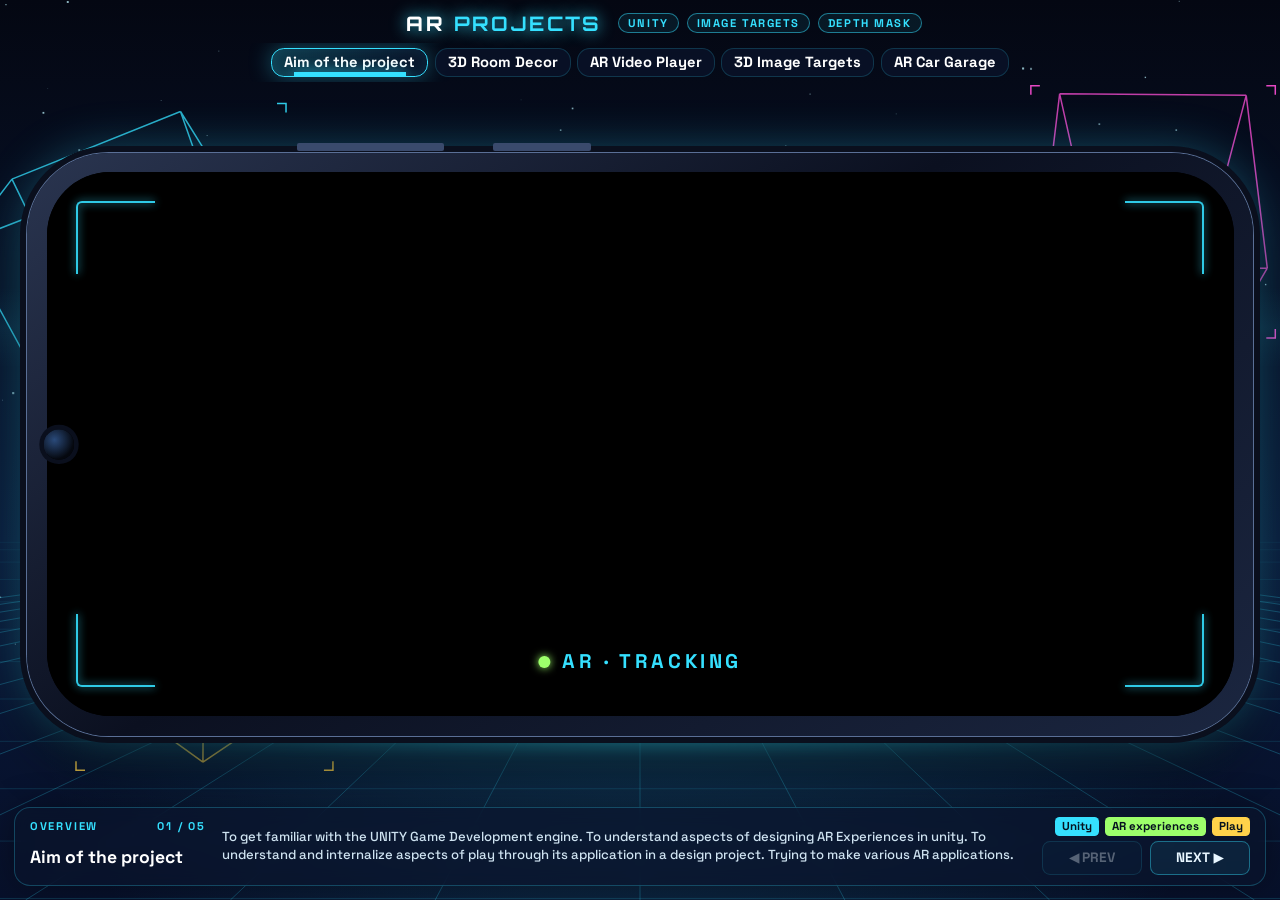
<file: games/ar/index.html>
<!doctype html>
<html lang="en">
<head>
<meta charset="utf-8">
<meta name="viewport" content="width=device-width, initial-scale=1, viewport-fit=cover">
<title>AR Projects: Unity experiments</title>
<meta name="description" content="Four AR experiences made in Unity: a 3D room decor, an AR video player, 3D image targets and an interactive car garage with a depth mask. Videos play inside a phone.">
<link rel="preconnect" href="https://fonts.googleapis.com"><link rel="preconnect" href="https://fonts.gstatic.com" crossorigin>
<link href="https://fonts.googleapis.com/css2?family=Orbitron:wght@600;800&family=Space+Grotesk:wght@400;500;700&display=swap" rel="stylesheet">
<script>
/* embedded in the portfolio's handheld: ?embed, &bg (attract view only, no UI), &inset=<px> (keep UI clear of the pillars) */
(function () { const Q = new URLSearchParams(location.search), h = document.documentElement;
  if (Q.has('embed')) h.classList.add('embed'); if (Q.has('bg')) h.classList.add('bgonly');
  h.style.setProperty('--ix', (parseFloat(Q.get('inset')) || 0) + 'px'); })();
</script>
<style>
:root{--ix:0px;--top:0px;--ink:#e8f6ff;--dim:#8fb0c8;--cy:#35e0ff;--mg:#ff4fd8;--lime:#9dff6b;--bg:#060a18;--panel:rgba(10,20,44,.72)}
html.embed{--top:24px}
*{box-sizing:border-box;margin:0;padding:0}
html,body{height:100%;overflow:hidden;background:var(--bg);color:var(--ink);font:500 clamp(11px,min(1.5vw,2.5vh),16px)/1.35 'Space Grotesk',system-ui,sans-serif;-webkit-user-select:none;user-select:none;-webkit-tap-highlight-color:transparent}
button{font:inherit;color:inherit;cursor:pointer;border:0;background:none}
#bg{position:fixed;inset:0;width:100%;height:100%;display:block}
.hd{font-family:Orbitron,'Space Grotesk',sans-serif;letter-spacing:.12em;text-transform:uppercase}

/* ---------- layout ---------- */
#ui{position:fixed;inset:0;z-index:2;display:flex;flex-direction:column;padding:calc(var(--top) + 2.7em) calc(var(--ix) + .9em) .9em;gap:.7em;pointer-events:none}
#ui>*{pointer-events:auto}
#top{display:flex;align-items:center;justify-content:center;gap:1em;flex:none;pointer-events:none;position:absolute;left:calc(var(--ix) + 7em);right:calc(var(--ix) + 4em);top:calc(var(--top) + .6em)}
#top h1{font-size:1.25em;font-weight:800;color:#fff;text-shadow:0 0 .8em var(--cy)}
#top h1 b{color:var(--cy)}
#top .tags{display:flex;gap:.5em;flex-wrap:wrap}
.tag{font-size:.7em;font-weight:700;letter-spacing:.14em;text-transform:uppercase;color:var(--cy);border:1px solid rgba(53,224,255,.5);border-radius:2em;padding:.15em .8em;background:rgba(53,224,255,.08)}
#main{flex:1;min-height:0;display:flex;flex-direction:column;gap:.7em}
#list{display:flex;flex:none;gap:.4em;justify-content:safe center;overflow-x:auto;padding:.3em .2em .35em;scrollbar-width:none}
.it{display:flex;align-items:center;flex:none;gap:.55em;text-align:left;padding:.4em .95em;white-space:nowrap;border-radius:.8em;background:var(--panel);border:1px solid rgba(53,224,255,.18);backdrop-filter:blur(6px);position:relative;overflow:hidden;transition:border-color .25s,box-shadow .25s,transform .25s,background .25s}
.it:hover{border-color:rgba(53,224,255,.6);transform:translateY(-.12em)}
.it .n{font-family:Orbitron,sans-serif;font-weight:800;font-size:.85em;color:var(--dim)}
.it b{font-weight:700;font-size:.92em;line-height:1.15;color:#fff}
.it small{display:none;font-size:.66em;letter-spacing:.14em;text-transform:uppercase;color:var(--dim)}
.it.on{border-color:var(--cy);background:linear-gradient(90deg,rgba(53,224,255,.22),rgba(10,20,44,.78));box-shadow:0 0 1.4em rgba(53,224,255,.35),inset 0 0 1em rgba(53,224,255,.12)}
.it.on .n{color:var(--cy)}
.it.on::after{content:"";position:absolute;left:14%;right:14%;bottom:0;height:.2em;background:var(--cy);box-shadow:0 0 .8em var(--cy)}
#stage{flex:1;position:relative;display:flex;align-items:center;justify-content:center;min-height:0;min-width:0}
#info{flex:none;display:grid;grid-template-columns:minmax(9em,14em) minmax(0,1fr) minmax(10em,17em);grid-template-areas:"k p ch" "h p nv";gap:.35em 1.4em;align-items:center;padding:.8em 1.2em;border-radius:1em;background:var(--panel);border:1px solid rgba(53,224,255,.25);backdrop-filter:blur(8px);max-height:38%;overflow:auto;box-shadow:0 0 2em rgba(0,0,0,.35)}
#info .k{grid-area:k;display:flex;justify-content:space-between;align-items:center;gap:1em;font-size:.7em;letter-spacing:.16em;color:var(--cy);font-weight:700;text-transform:uppercase}
#info h2{grid-area:h;font-size:1.3em;line-height:1.1;color:#fff}
#info p{grid-area:p;font-size:.92em;color:#cfe3f1;line-height:1.45}
#chips{grid-area:ch;display:flex;flex-wrap:wrap;gap:.4em;justify-content:flex-end}
#chips span{font-size:.72em;font-weight:700;color:#06121f;background:var(--cy);border-radius:.4em;padding:.15em .6em}
#chips span:nth-child(2n){background:var(--lime)}#chips span:nth-child(3n){background:#ffd24a}
#nav{grid-area:nv;display:flex;gap:.5em}
#nav button{flex:1;padding:.5em;border-radius:.6em;border:1px solid rgba(53,224,255,.4);background:rgba(53,224,255,.08);font-weight:700;font-size:.85em;transition:background .2s,transform .1s}
#nav button:hover{background:rgba(53,224,255,.25)}#nav button:active{transform:scale(.96)}
#nav button:disabled{opacity:.35;pointer-events:none}

/* ---------- the phone ---------- */
#phone{--s:300px;position:relative;flex:none;width:200px;height:420px;border-radius:calc(var(--s)*.14);padding:calc(var(--s)*.034);background:linear-gradient(145deg,#2a3550,#0b1020 45%,#1b2640);box-shadow:0 0 0 1px #5a6f96,0 0 0 calc(var(--s)*.012) #0a0f1d,0 0 3em rgba(53,224,255,.35),0 2.2em 3em rgba(0,0,0,.55);transition:width .65s cubic-bezier(.6,0,.2,1),height .65s cubic-bezier(.6,0,.2,1)}
#phone.turn{animation:turn .65s cubic-bezier(.6,0,.2,1)}
@keyframes turn{0%{transform:rotate(0) scale(1)}45%{transform:rotate(-7deg) scale(.93)}100%{transform:rotate(0) scale(1)}}
#phone::before,#phone::after{content:"";position:absolute;background:#3a4a6c;border-radius:2px}
#phone::before{right:calc(var(--s)*-.016);top:22%;width:calc(var(--s)*.014);height:12%}
#phone::after{right:calc(var(--s)*-.016);top:38%;width:calc(var(--s)*.014);height:8%}
#phone.land::before,#phone.land::after{right:auto;top:calc(var(--s)*-.016);height:calc(var(--s)*.014);width:12%;left:22%}
#phone.land::after{left:38%;width:8%}
.scr{position:relative;width:100%;height:100%;border-radius:calc(var(--s)*.108);overflow:hidden;background:#000;isolation:isolate}
.cam{position:absolute;z-index:6;width:calc(var(--s)*.05);height:calc(var(--s)*.05);border-radius:50%;background:radial-gradient(circle at 35% 35%,#2a4a7a,#05080f 70%);box-shadow:0 0 0 calc(var(--s)*.008) #0a0f1d;top:calc(var(--s)*.03);left:50%;transform:translateX(-50%);transition:all .65s}
#phone.land .cam{top:50%;left:calc(var(--s)*.03);transform:translateY(-50%)}
.scr{container-type:size}
#vid{position:absolute;inset:0;width:100%;height:100%;object-fit:contain;background:#000;opacity:0;transform:scale(.9);filter:blur(6px) saturate(1.6);transition:opacity .55s,transform .55s,filter .55s}
.scr.live #vid{opacity:1;transform:none;filter:none}
/* a clip filmed sideways is turned a quarter so it fills the landscape screen */
#vid.rot{inset:auto;left:50%;top:50%;width:100cqh;height:100cqw;transform:translate(-50%,-50%) rotate(90deg) scale(.9)}
.scr.live #vid.rot{transform:translate(-50%,-50%) rotate(90deg)}
/* a true portrait clip gets a blurred copy of itself behind it instead of black bars */
#vbg{position:absolute;inset:-10%;width:120%;height:120%;object-fit:cover;filter:blur(24px) brightness(.55) saturate(1.5);opacity:0;transition:opacity .5s}
.scr.blurfill #vbg{opacity:1}
.scr.blurfill #vid{background:transparent}
/* the viewfinder: corner brackets and the AR tag stay over the video */
.vf{position:absolute;inset:calc(var(--s)*.05);z-index:4;pointer-events:none}
.vf i{position:absolute;width:12%;height:12%;border:0 solid var(--cy);filter:drop-shadow(0 0 4px var(--cy));opacity:.9}
.vf i:nth-child(1){left:0;top:0;border-width:2px 0 0 2px;border-top-left-radius:6px}
.vf i:nth-child(2){right:0;top:0;border-width:2px 2px 0 0;border-top-right-radius:6px}
.vf i:nth-child(3){left:0;bottom:0;border-width:0 0 2px 2px;border-bottom-left-radius:6px}
.vf i:nth-child(4){right:0;bottom:0;border-width:0 2px 2px 0;border-bottom-right-radius:6px}
#phone.land .vf i{width:7%;height:15%}
.vf .st{position:absolute;left:50%;bottom:calc(var(--s)*.02);transform:translateX(-50%);font-size:calc(var(--s)*.034);letter-spacing:.18em;color:var(--cy);text-shadow:0 0 6px #000;font-weight:700;white-space:nowrap}
.vf .st::before{content:"";display:inline-block;width:.6em;height:.6em;border-radius:50%;background:var(--lime);box-shadow:0 0 8px var(--lime);margin-right:.6em;animation:bl 1.2s infinite}
@keyframes bl{50%{opacity:.25}}
/* scan sequence before each video */
#scan{position:absolute;inset:0;z-index:3;display:flex;align-items:center;justify-content:center;background:radial-gradient(circle at 50% 50%,#12304f,#04070f 75%);opacity:0;pointer-events:none;transition:opacity .3s}
.scr.scanning #scan{opacity:1}
#scan .grid{position:absolute;inset:0;background:linear-gradient(rgba(53,224,255,.16) 1px,transparent 1px) 0 0/16% 12%,linear-gradient(90deg,rgba(53,224,255,.16) 1px,transparent 1px) 0 0/12% 16%;transform:perspective(300px) rotateX(58deg) scale(1.8) translateY(-8%);transform-origin:50% 100%;opacity:.7}
#scan .tg{position:relative;width:calc(var(--s)*.5);height:calc(var(--s)*.5);max-width:62%;max-height:62%;aspect-ratio:1}
#scan .tg .mk{position:absolute;inset:14%;background:conic-gradient(#0000 25%,rgba(53,224,255,.55) 0 50%,#0000 0 75%,rgba(53,224,255,.55) 0) 0 0/33.3% 33.3%;border:2px solid rgba(53,224,255,.6);opacity:.7}
#scan .tg i{position:absolute;width:28%;height:28%;border:0 solid var(--lime);filter:drop-shadow(0 0 5px var(--lime))}
#scan .tg i:nth-child(1){left:0;top:0;border-width:3px 0 0 3px}#scan .tg i:nth-child(2){right:0;top:0;border-width:3px 3px 0 0}
#scan .tg i:nth-child(3){left:0;bottom:0;border-width:0 0 3px 3px}#scan .tg i:nth-child(4){right:0;bottom:0;border-width:0 3px 3px 0}
.scr.scanning #scan .tg i{animation:lock .9s cubic-bezier(.2,.8,.2,1) both}
@keyframes lock{0%{transform:scale(1.9);opacity:0}30%{opacity:1}100%{transform:scale(1)}}
#scan .beam{position:absolute;left:0;right:0;height:18%;background:linear-gradient(transparent,rgba(53,224,255,.5),transparent);top:-18%;animation:beam 1s linear infinite}
@keyframes beam{to{top:100%}}
#scan .msg{position:absolute;left:0;right:0;bottom:12%;text-align:center;font-family:Orbitron,sans-serif;font-size:calc(var(--s)*.036);letter-spacing:.16em;color:var(--cy);text-shadow:0 0 8px var(--cy)}
.scr.scanning .vf .st{opacity:0}
.scr.flash::after{content:"";position:absolute;inset:0;z-index:5;background:#fff;animation:fl .5s ease-out both;pointer-events:none}
@keyframes fl{from{opacity:.7}to{opacity:0}}
/* controls inside the screen */
#ctl{position:absolute;left:5%;right:5%;bottom:calc(var(--s)*.1);z-index:7;display:flex;align-items:center;gap:.6em;padding:.35em .6em;border-radius:2em;background:rgba(4,10,24,.72);border:1px solid rgba(53,224,255,.4);backdrop-filter:blur(4px);opacity:0;transform:translateY(.6em);transition:opacity .25s,transform .25s}
#phone:hover #ctl,#phone.show #ctl{opacity:1;transform:none}
#ctl button{width:1.7em;height:1.7em;display:grid;place-items:center;border-radius:50%;background:rgba(53,224,255,.18);font-size:.8em;line-height:1}
#ctl button:hover{background:rgba(53,224,255,.45)}
#bar{flex:1;height:.4em;border-radius:1em;background:rgba(255,255,255,.2);position:relative;cursor:pointer}
#bar b{position:absolute;left:0;top:0;bottom:0;width:0;border-radius:1em;background:var(--cy);box-shadow:0 0 6px var(--cy)}
#ctl{font-size:clamp(9px,calc(var(--s)*.05),14px)}
#shadow{position:absolute;left:10%;right:10%;bottom:-3%;height:6%;border-radius:50%;background:radial-gradient(rgba(53,224,255,.55),transparent 70%);filter:blur(6px);z-index:-1}

/* ---------- attract (bg) mode: only a title and the phone ---------- */
#attract{display:none;position:fixed;z-index:3;left:calc(var(--ix) + 1em);top:calc(var(--top) + 3.8em);max-width:34%;padding:.55em .9em .65em;border-radius:1em;background:rgba(6,14,34,.88);border:.14em solid var(--cy);box-shadow:0 0 1.4em rgba(53,224,255,.5),inset 0 0 1em rgba(53,224,255,.12);pointer-events:none}
#attract h1{font-size:clamp(1.4em,3.6vw,2.6em);line-height:1;color:#fff;text-shadow:0 0 .6em var(--cy)}
#attract h1 b{color:var(--cy)}
#attract p{font-size:.8em;letter-spacing:.16em;color:var(--lime);margin-top:.4em;font-weight:700;text-transform:uppercase}
html.bgonly #attract{display:block}
html.bgonly #list,html.bgonly #info,html.bgonly #top,html.bgonly #ctl,html.bgonly .vf .st{display:none}
html.bgonly #ui{padding:0;position:fixed;inset:0}
html.bgonly #main{display:block;position:absolute;left:56%;right:calc(var(--ix) + 3%);top:calc(var(--top) + 3.6em);height:30%}
html.bgonly #stage{position:absolute;inset:0}

@media (max-aspect-ratio:7/4){.it .n{display:none}.it{padding:.4em .8em}}
/* ---------- squarer bays: tighter text so the phone stays big ---------- */
@media (max-aspect-ratio:3/2) and (min-aspect-ratio:1/1){
  #info{grid-template-columns:minmax(8em,11em) minmax(0,1fr) minmax(9em,13em);gap:.3em 1em;padding:.6em .9em}#info h2{font-size:1.1em}#info p{font-size:.82em;line-height:1.35}
  .it{padding:.3em .75em}
}
/* ---------- portrait / narrow (the phone still lies on its side) ---------- */
@media (max-aspect-ratio:1/1){
  #ui{padding-top:calc(var(--top) + 3.3em)}
  #top{left:calc(var(--ix) + 6em);right:calc(var(--ix) + 3.2em)}#top .tags{display:none}
  #list{justify-content:flex-start}.it .n{display:none}
  #info{grid-template-columns:1fr;grid-template-areas:"k" "h" "p" "ch";max-height:36%;padding:.7em .9em}#info h2{font-size:1.1em}#info p{font-size:.85em}#nav{display:none}#chips{justify-content:flex-start}
  #attract{max-width:70%}
  html.bgonly #main{left:auto;width:44%;height:22%}
}
@media (prefers-reduced-motion:reduce){#phone,#vid,#scan .beam,.vf .st::before,#scan .tg i{animation:none!important;transition:none!important}}
</style>
</head>
<body>
<canvas id="bg"></canvas>
<div id="attract"><h1 class="hd">AR <b>Projects</b></h1><p>Built in Unity &middot; press the screen to enter</p></div>
<div id="ui">
  <header id="top"><h1 class="hd">AR <b>Projects</b></h1><div class="tags"><span class="tag">Unity</span><span class="tag">Image targets</span><span class="tag">Depth mask</span></div></header>
  <main id="main">
    <nav id="list" aria-label="AR experiences"></nav>
    <section id="stage" aria-label="Phone showing the AR video">
      <div id="phone">
        <div class="scr" id="scr">
          <video id="vbg" playsinline muted loop preload="auto" aria-hidden="true"></video>
          <video id="vid" playsinline muted loop preload="auto" aria-label="AR experience video"></video>
          <div id="scan"><div class="grid"></div><div class="beam"></div><div class="tg"><div class="mk"></div><i></i><i></i><i></i><i></i></div><div class="msg" id="msg"></div></div>
          <div class="vf"><i></i><i></i><i></i><i></i><div class="st" id="st">AR &middot; TRACKING</div></div>
          <div id="ctl"><button id="pp" aria-label="Play or pause">&#10074;&#10074;</button><div id="bar"><b id="fill"></b></div><button id="snd" aria-label="Sound on or off">&#128263;</button></div>
        </div>
        <div class="cam"></div>
        <div id="shadow"></div>
      </div>
    </section>
    <aside id="info" aria-live="polite">
      <div class="k"><span id="kick"></span><span id="cnt"></span></div>
      <h2 id="ttl"></h2>
      <p id="txt"></p>
      <div id="chips"></div>
      <div id="nav"><button id="prev" aria-label="Previous">&#9664; PREV</button><button id="next" aria-label="Next">NEXT &#9654;</button></div>
    </aside>
  </main>
</div>
<script>
'use strict';
const $ = id => document.getElementById(id);
const HTML = document.documentElement;
const reduce = matchMedia('(prefers-reduced-motion: reduce)').matches;

/* ---------- the five clips from the AR page (text is the page's own wording) ---------- */
const ITEMS = [
  { title: 'Aim of the project', tag: 'Overview', o: 'l', src: 'video/ar-aim.mp4', scan: 'STARTING AR SESSION',
    txt: 'To get familiar with the UNITY Game Development engine. To understand aspects of designing AR Experiences in unity. To understand and internalize aspects of play through its application in a design project. Trying to make various AR applications.',
    chips: ['Unity', 'AR experiences', 'Play'] },
  { title: '3D Room Decor', tag: 'Image target', fx: 'rot', src: 'video/ar-room.mp4', scan: 'SCANNING IMAGE TARGET',
    txt: 'Making a 3D Room Decor by tracking image targets, where one can change and customize any 3D objects in the model/scene. Here currently we are changing the color of the walls and flooring and also changing the bedsheet with help of the UI Buttons designed for this app.',
    chips: ['Image target', 'Wall colour', 'Flooring', 'Bedsheet', 'UI buttons'] },
  { title: 'AR Video Player', tag: 'Image target', o: 'l', src: 'video/ar-player.mp4', scan: 'SCANNING IMAGE TARGET',
    txt: 'Making an AR video player, where we can play any video we want by scanning the image target we provide.',
    chips: ['Image target', 'Video'] },
  { title: '3D Image Targets', tag: '3D target', o: 'l', src: 'video/ar-targets.mp4', scan: 'TRACKING 3D TARGET',
    txt: 'Making 3d image targets where one can track and move a 3D model/scene in any direction(x,y,z) they want. Overlaying 3D assets onto a 3D image target cube and interacting with the model/scene via UI buttons designed.',
    chips: ['3D target cube', 'Move x · y · z', 'UI buttons'] },
  { title: 'AR Car Garage', tag: 'Depth mask', fx: 'blur', src: 'video/ar-garage.mp4', scan: 'MAPPING DEPTH',
    txt: 'Making an interactable car garage and applying a depth mask to bring in good visual effects for depth perception. Using AR Depth Mask.',
    chips: ['Interactable', 'AR Depth Mask', 'Depth perception'] },
];

const list = $('list'), phone = $('phone'), scr = $('scr'), vid = $('vid'), vbg = $('vbg');
let cur = -1, running = false, stageT = 0, swapT = 0, ctlT = 0;

ITEMS.forEach((it, i) => {
  const b = document.createElement('button'); b.type = 'button'; b.className = 'it'; b.dataset.i = i;
  b.innerHTML = `<span class="n">${String(i + 1).padStart(2, '0')}</span><b>${it.title}</b><small>${it.tag}</small>`;
  b.addEventListener('click', () => select(i));
  list.appendChild(b);
});

/* the phone always lies on its side and fills the middle box */
const RATIO = 0.476;
function fit() {
  const st = $('stage').getBoundingClientRect(); if (!st.width) return;
  const mw = st.width * .98, mh = st.height * .98;
  const w = Math.min(mw, mh / RATIO), h = w * RATIO;
  phone.style.width = w + 'px'; phone.style.height = h + 'px'; phone.style.setProperty('--s', Math.min(w, h) + 'px');
  phone.classList.add('land');
}
new ResizeObserver(fit).observe($('stage'));
addEventListener('resize', fit);

function setInfo(i) {
  const it = ITEMS[i];
  $('kick').textContent = it.tag; $('cnt').textContent = `${String(i + 1).padStart(2, '0')} / ${String(ITEMS.length).padStart(2, '0')}`;
  $('ttl').textContent = it.title; $('txt').textContent = it.txt;
  $('chips').innerHTML = it.chips.map(c => `<span>${c}</span>`).join('');
  $('prev').disabled = i === 0; $('next').disabled = i === ITEMS.length - 1;
  list.querySelectorAll('.it').forEach(b => b.classList.toggle('on', +b.dataset.i === i));
  const on = list.querySelector('.it.on'); if (on && on.scrollIntoView) try { on.scrollIntoView({ block: 'nearest', inline: 'nearest' }); } catch (e) {}
}

/* clips are fetched whole and played from a blob URL, so the seek bar works even on servers without byte ranges */
const blobs = {};
const load = src => blobs[src] || (blobs[src] = fetch(src).then(r => { if (!r.ok) throw 0; return r.blob(); }).then(b => URL.createObjectURL(b)).catch(() => src));
let selTok = 0;

/* choose a clip: the phone scans a target, locks on, then the video appears */
function select(i, quiet) {
  if (i < 0 || i >= ITEMS.length || i === cur) return;
  const it = ITEMS[i];
  cur = i; clearTimeout(swapT);
  setInfo(i);
  vid.pause(); vbg.pause(); scr.classList.remove('live', 'flash'); scr.classList.add('scanning');
  scr.classList.toggle('blurfill', it.fx === 'blur'); vid.classList.toggle('rot', it.fx === 'rot');
  $('msg').textContent = it.scan + '…'; $('st').textContent = 'AR · SEARCHING';
  fit();
  const tok = ++selTok, wait = (ms, slot) => new Promise(r => { const id = setTimeout(r, reduce ? 0 : ms); if (slot) swapT = id; });
  Promise.all([load(it.src), wait(quiet ? 500 : 1100, true)]).then(([url]) => {
    if (tok !== selTok) return;
    vid.src = url; vid.load(); $('msg').textContent = 'TARGET LOCKED';
    if (it.fx === 'blur') { vbg.src = url; vbg.load(); } else vbg.removeAttribute('src');
    return wait(520);
  }).then(() => {
    if (tok !== selTok) return;
    scr.classList.remove('scanning'); scr.classList.add('live', 'flash'); $('st').textContent = 'AR · TRACKING'; $('msg').textContent = '';
    const p = vid.play(); if (p && p.catch) p.catch(() => {});
    if (it.fx === 'blur') vbg.play().catch(() => {});
    syncPP();
    if (ITEMS[i + 1]) load(ITEMS[i + 1].src);                  // the next clip is fetched while this one plays
  });
}

/* video controls */
const pp = $('pp'), snd = $('snd'), fill = $('fill'), bar = $('bar');
function syncPP() { pp.innerHTML = vid.paused ? '&#9654;' : '&#10074;&#10074;'; snd.innerHTML = vid.muted ? '&#128263;' : '&#128266;'; }
function showCtl() { phone.classList.add('show'); clearTimeout(ctlT); ctlT = setTimeout(() => phone.classList.remove('show'), 2600); }
function toggle() { if (!scr.classList.contains('live')) return; if (vid.paused) vid.play().catch(() => {}); else vid.pause(); syncPP(); showCtl(); }
pp.addEventListener('click', e => { e.stopPropagation(); toggle(); });
snd.addEventListener('click', e => { e.stopPropagation(); vid.muted = !vid.muted; syncPP(); showCtl(); });
bar.addEventListener('click', e => { e.stopPropagation(); const r = bar.getBoundingClientRect(); if (vid.duration) vid.currentTime = vid.duration * Math.min(1, Math.max(0, (e.clientX - r.left) / r.width)); showCtl(); });
scr.addEventListener('click', () => { if (!running) return; toggle(); });
vid.addEventListener('timeupdate', () => { fill.style.width = (vid.duration ? vid.currentTime / vid.duration * 100 : 0) + '%'; });
vid.addEventListener('play', () => { syncPP(); if (vbg.src) vbg.play().catch(() => {}); });
vid.addEventListener('pause', () => { syncPP(); vbg.pause(); });
vid.addEventListener('seeked', () => { if (vbg.src) vbg.currentTime = vid.currentTime; });
vid.addEventListener('timeupdate', () => { if (vbg.src && Math.abs(vbg.currentTime - vid.currentTime) > .35) vbg.currentTime = vid.currentTime; });
$('prev').addEventListener('click', () => select(cur - 1));
$('next').addEventListener('click', () => select(cur + 1));

addEventListener('keydown', e => {
  if (e.key === 'Escape') { try { const x = parent.document.getElementById('hhExit'); if (x) x.click(); } catch (_) {} return; }
  if (!running) return;
  if (e.key === 'ArrowRight' || e.key === 'ArrowDown') { select(cur + 1); e.preventDefault(); }
  else if (e.key === 'ArrowLeft' || e.key === 'ArrowUp') { select(cur - 1); e.preventDefault(); }
  else if (e.key === ' ') { toggle(); e.preventDefault(); }
  else if (e.key === 'm' || e.key === 'M') { vid.muted = !vid.muted; syncPP(); }
});

/* host hook: the handheld's screen was pressed */
window.gameStart = function () {
  HTML.classList.remove('bgonly'); running = true;
  select(0, true); fit();
};

/* attract view (and standalone): the overview clip loops silently in the phone */
if (HTML.classList.contains('bgonly')) { cur = -1; fit(); select(0, true); }
else if (!HTML.classList.contains('embed')) { running = true; select(0, true); }
requestAnimationFrame(fit);

/* ---------- background: an AR scene, a perspective floor grid, feature points and tracked wireframes ---------- */
const cv = $('bg'), g = cv.getContext('2d');
let W = 0, H = 0, DPR = 1;
function size() { DPR = Math.min(devicePixelRatio || 1, 2); W = cv.width = Math.round(innerWidth * DPR); H = cv.height = Math.round(innerHeight * DPR); }
size(); addEventListener('resize', () => { size(); if (reduce) draw(0); });
const rnd = (() => { let s = 7; return () => (s = (s * 16807) % 2147483647) / 2147483647; })();
const PTS = Array.from({ length: 110 }, () => ({ x: rnd(), y: rnd() * .72, r: .6 + rnd() * 1.6, ph: rnd() * 6.28, sp: .5 + rnd() * 1.5 }));
const CUBES = [{ x: .1, y: .3, s: .07, c: '#35e0ff', sp: .5 }, { x: .9, y: .26, s: .06, c: '#ff4fd8', sp: -.4 }, { x: .84, y: .66, s: .045, c: '#9dff6b', sp: .7 }, { x: .16, y: .72, s: .05, c: '#ffd24a', sp: -.6 }];
const V = [[-1, -1, -1], [1, -1, -1], [1, 1, -1], [-1, 1, -1], [-1, -1, 1], [1, -1, 1], [1, 1, 1], [-1, 1, 1]];
const E = [[0, 1], [1, 2], [2, 3], [3, 0], [4, 5], [5, 6], [6, 7], [7, 4], [0, 4], [1, 5], [2, 6], [3, 7]];
function cube(c, t) {
  const cx = c.x * W, cy = (c.y + Math.sin(t * .8 + c.x * 9) * .015) * H, s = c.s * Math.min(W, H) * 1.6, a = t * c.sp, b = t * c.sp * .7 + .6;
  const P = V.map(([x, y, z]) => { const x1 = x * Math.cos(a) - z * Math.sin(a), z1 = x * Math.sin(a) + z * Math.cos(a), y1 = y * Math.cos(b) - z1 * Math.sin(b), z2 = y * Math.sin(b) + z1 * Math.cos(b), k = 1 / (1 + z2 * .18); return [cx + x1 * s * k, cy + y1 * s * k]; });
  g.strokeStyle = c.c; g.lineWidth = 1.5 * DPR; g.globalAlpha = .75; g.beginPath(); E.forEach(([i, j]) => { g.moveTo(P[i][0], P[i][1]); g.lineTo(P[j][0], P[j][1]); }); g.stroke();
  const xs = P.map(p => p[0]), ys = P.map(p => p[1]), x0 = Math.min(...xs) - 8 * DPR, x1 = Math.max(...xs) + 8 * DPR, y0 = Math.min(...ys) - 8 * DPR, y1 = Math.max(...ys) + 8 * DPR, L = 9 * DPR;
  g.globalAlpha = .9; g.beginPath(); [[x0, y0, 1, 1], [x1, y0, -1, 1], [x0, y1, 1, -1], [x1, y1, -1, -1]].forEach(([x, y, dx, dy]) => { g.moveTo(x + dx * L, y); g.lineTo(x, y); g.lineTo(x, y + dy * L); }); g.stroke(); g.globalAlpha = 1;
}
function draw(t) {
  const hz = H * .6, gr = g.createLinearGradient(0, 0, 0, H); gr.addColorStop(0, '#040712'); gr.addColorStop(.6, '#0a1a3a'); gr.addColorStop(1, '#07102a');
  g.fillStyle = gr; g.fillRect(0, 0, W, H);
  const glow = g.createRadialGradient(W / 2, hz, 0, W / 2, hz, W * .5); glow.addColorStop(0, 'rgba(53,224,255,.2)'); glow.addColorStop(1, 'rgba(53,224,255,0)'); g.fillStyle = glow; g.fillRect(0, hz - W * .3, W, W * .6);
  PTS.forEach(p => { const a = .35 + .65 * Math.abs(Math.sin(t * p.sp + p.ph)); g.fillStyle = `rgba(190,245,255,${a * .75})`; g.fillRect(p.x * W, p.y * H, p.r * DPR, p.r * DPR); });
  g.strokeStyle = 'rgba(53,224,255,.26)'; g.lineWidth = DPR;                                  // floor: lines to the vanishing point, rows scrolling toward the viewer
  g.beginPath(); for (let i = -14; i <= 14; i++) { g.moveTo(W / 2 + i * W * .012, hz); g.lineTo(W / 2 + i * W * .16, H); } g.stroke();
  for (let k = 0; k < 12; k++) { const f = ((k + (t * .25 % 1)) / 12), y = hz + (H - hz) * f * f; g.globalAlpha = .15 + f * .5; g.beginPath(); g.moveTo(0, y); g.lineTo(W, y); g.stroke(); } g.globalAlpha = 1;
  CUBES.forEach(c => cube(c, t));
  const sy = (t * .35 % 1) * H; const sw = g.createLinearGradient(0, sy - 40 * DPR, 0, sy + 40 * DPR); sw.addColorStop(0, 'rgba(53,224,255,0)'); sw.addColorStop(.5, 'rgba(53,224,255,.07)'); sw.addColorStop(1, 'rgba(53,224,255,0)'); g.fillStyle = sw; g.fillRect(0, sy - 40 * DPR, W, 80 * DPR);
}
if (reduce) draw(0); else (function loop(ms) { draw(ms / 1000); requestAnimationFrame(loop); })(0);
</script>
</body>
</html>
</file>
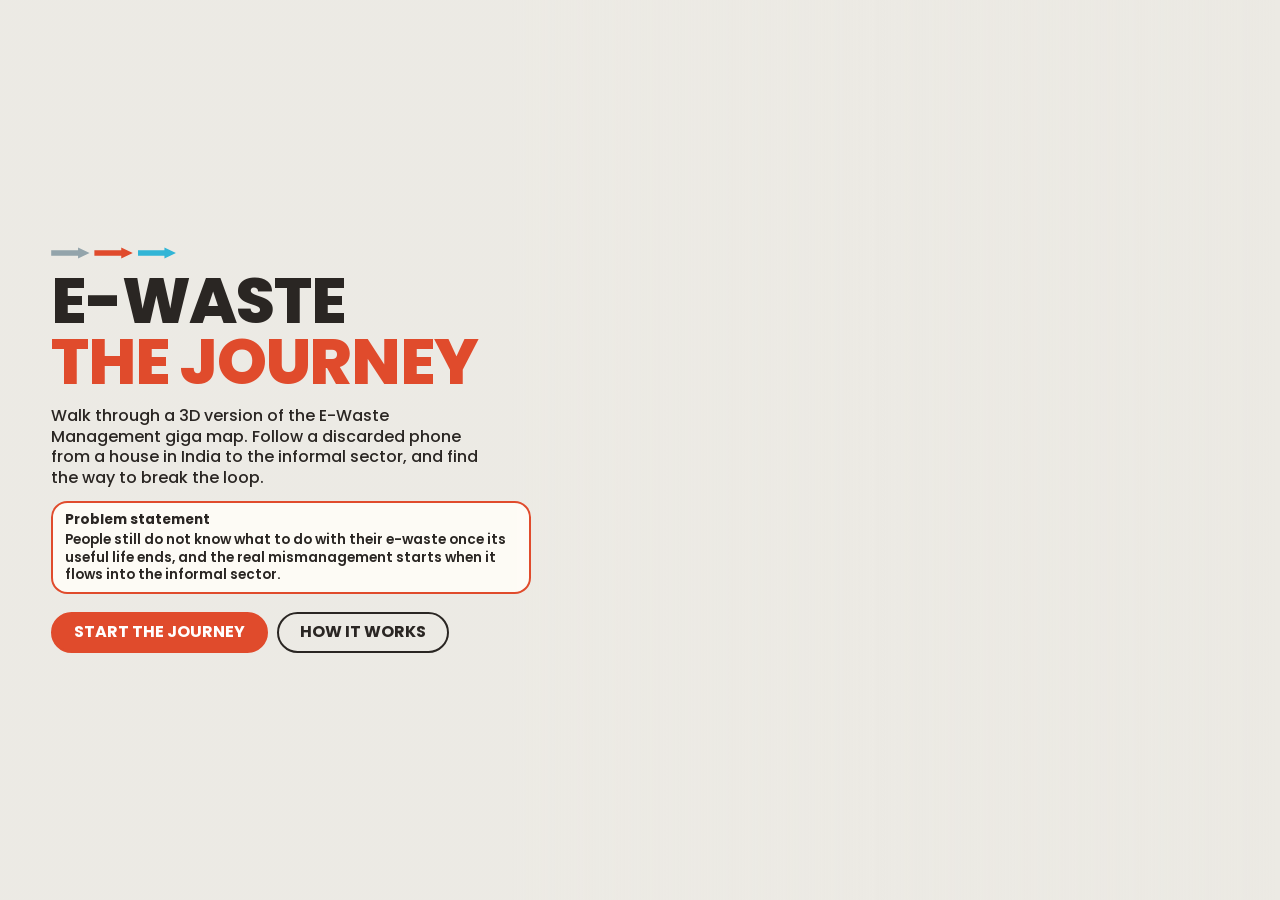
<file: games/ewaste/index.html>
<!doctype html>
<html lang="en">
<head>
<meta charset="utf-8">
<meta name="viewport" content="width=device-width, initial-scale=1, viewport-fit=cover">
<title>E-Waste: follow the journey</title>
<meta name="description" content="An explorable 3D version of the E-Waste Management System giga map. Follow a discarded phone through India's e-waste system, from the house to the informal sector and on towards solutions.">
<link rel="preconnect" href="https://fonts.googleapis.com"><link rel="preconnect" href="https://fonts.gstatic.com" crossorigin>
<link href="https://fonts.googleapis.com/css2?family=Poppins:wght@500;600;700;800&display=swap" rel="stylesheet">
<script>
/* embedded in the portfolio's handheld: ?embed, &bg (attract view only, no UI), &inset=<px> (keep UI clear of the pillars) */
(function () { const Q = new URLSearchParams(location.search), h = document.documentElement;
  if (Q.has('embed')) h.classList.add('embed'); if (Q.has('bg')) h.classList.add('bgonly');
  h.style.setProperty('--ix', (parseFloat(Q.get('inset')) || 0) + 'px'); })();
</script>
<style>
:root{--ix:0px;--top:0px;--ink:#2a2623;--paper:#fffdf8;--red:#e04b2c;--cyan:#31b5d6;--grey:#93a4ab;--gold:#f2c230;--bg:#eceae4}
html.embed{--top:24px}
*{box-sizing:border-box;margin:0;padding:0}
html,body{height:100%;overflow:hidden;background:var(--bg);color:var(--ink);font:600 clamp(11px,min(1.5vw,2.5vh),16px)/1.3 Poppins,ui-rounded,system-ui,sans-serif;-webkit-user-select:none;user-select:none;-webkit-tap-highlight-color:transparent}
html.embed body{background:transparent}
#gl{position:fixed;inset:0;width:100%;height:100%;display:block;touch-action:none;outline:none}
button{font:inherit;color:inherit;cursor:pointer;border:0;background:none}
.scr{position:fixed;inset:0;z-index:20;display:none}
.scr.on{display:flex}

/* HUD */
#hud{position:fixed;left:0;right:0;top:0;z-index:5;padding:calc(var(--top) + .55rem) calc(var(--ix) + .8rem) 0;display:flex;gap:.6rem;align-items:flex-start;justify-content:space-between;pointer-events:none;transition:opacity .3s}
html.bgonly #hud,html.bgonly #route,html.bgonly #note,html.bgonly #prompt,html.bgonly #side{display:none}
body.title #hud,body.title #route,body.title #side{opacity:0}
.chip{background:rgba(255,253,248,.92);border:.16em solid var(--red);border-radius:1em;padding:.35em .8em;box-shadow:0 .2em 0 rgba(0,0,0,.12)}
#dist{display:flex;align-items:center;gap:.6em;font-weight:800;letter-spacing:.03em}
#dist b{display:grid;place-items:center;width:1.7em;height:1.7em;border-radius:50%;background:var(--red);color:#fff}
#dist small{display:block;font-weight:600;font-size:.72em;opacity:.7;letter-spacing:0}
#obj{list-style:none;margin-top:.5em;font-size:.82em;display:flex;flex-direction:column;gap:.25em}
#obj li{display:flex;gap:.5em;align-items:center}
#obj li i{flex:none;display:grid;place-items:center;width:1.25em;height:1.25em;border-radius:50%;border:.14em solid var(--grey);font-style:normal;font-size:.8em;color:#fff}
#obj li.ok i{background:var(--cyan);border-color:var(--cyan)}
#obj li.ok span{opacity:.55;text-decoration:line-through}
#obj li em{font-style:normal;opacity:.6;margin-left:.2em}
#hr{display:flex;flex-direction:column;align-items:flex-end;gap:.4em;pointer-events:auto}
#btns{display:flex;gap:.4em}
#btns button{width:2.2em;height:2.2em;border-radius:50%;background:rgba(255,253,248,.92);border:.14em solid var(--grey);font-weight:800}
#btns button:hover{border-color:var(--red)}
#hp{width:9em;height:.9em;border-radius:1em;background:rgba(255,253,248,.92);border:.14em solid var(--grey);overflow:hidden;opacity:0;transition:opacity .3s}
#hp.on{opacity:1}
#hp i{display:block;height:100%;width:100%;background:linear-gradient(90deg,#e04b2c,#f2a22c);transition:width .15s}
#carry{display:none;background:rgba(255,253,248,.92);border:.14em solid var(--cyan);border-radius:1em;padding:.2em .7em;font-size:.82em}
#carry.on{display:block}
#vig{position:fixed;inset:0;z-index:4;pointer-events:none;box-shadow:inset 0 0 0 0 rgba(224,75,44,0);transition:box-shadow .2s,opacity .5s;background:var(--bg);opacity:0}
#vig.hurt{box-shadow:inset 0 0 14vmin 3vmin rgba(224,75,44,.55)}
#vig.fade{opacity:1}

/* route strip */
#route{position:fixed;left:50%;bottom:.7rem;transform:translateX(-50%);z-index:5;width:min(34rem,calc(100% - 2 * var(--ix) - 1.6rem));pointer-events:none;transition:opacity .3s}
#route .bar{position:relative;height:.5em;border-radius:1em;background:linear-gradient(90deg,var(--grey) 0 34%,var(--red) 34% 76%,var(--cyan) 76%);box-shadow:0 .15em 0 rgba(0,0,0,.15)}
#route .pip{position:absolute;top:50%;width:1.15em;height:1.15em;margin:-.575em 0 0 -.575em;border-radius:50%;background:#fff;border:.18em solid var(--ink);display:grid;place-items:center;font-size:.8em;font-weight:800}
#route .pip.ok{background:var(--ink);color:#fff}
#route .pip.cur{box-shadow:0 0 0 .3em rgba(255,255,255,.7)}
#route .me{position:absolute;top:50%;width:.9em;height:.9em;margin:-.45em 0 0 -.45em;border-radius:50%;background:var(--gold);border:.18em solid var(--ink);z-index:2;transition:left .1s linear}
#route .nm{display:flex;justify-content:space-between;font-size:.62em;margin-top:.9em;opacity:.75;letter-spacing:.04em}

/* notes */
#note{position:fixed;left:calc(var(--ix) + .8rem);bottom:4.2rem;z-index:7;width:min(21em,calc(100% - 2 * var(--ix) - 1.6rem));pointer-events:none;opacity:0;transform:translateY(14px);transition:opacity .25s,transform .25s}
#note.on{opacity:1;transform:none}
#note .chip{border-radius:1.1em;padding:.6em .9em .7em;font-weight:500;font-size:.92em}
#note h4{font-size:1.02em;font-weight:800;margin-bottom:.25em;display:flex;gap:.4em;align-items:center}
#note .k{display:inline-block;margin-top:.35em;font-weight:800;color:var(--red)}
#note.cy .chip{border-color:var(--cyan)}#note.cy .k{color:#1f93b3}
#note.gr .chip{border-color:var(--grey)}#note.gr .k{color:#5d7078}
#toast{position:fixed;left:50%;top:calc(var(--top) + 4.2rem);transform:translateX(-50%);z-index:9;pointer-events:none;opacity:0;transition:opacity .3s}
#toast.on{opacity:1}
#toast .chip{background:var(--ink);color:#fff;border-color:var(--gold);font-weight:700;text-align:center}

/* big card (decisions, bench, outro) */
#card{align-items:center;justify-content:center;background:rgba(40,36,32,.42);padding:calc(var(--top) + .8rem) calc(var(--ix) + .8rem) .8rem;z-index:15;backdrop-filter:blur(2px)}
#card .box{width:min(34em,100%);max-height:100%;overflow:auto;background:var(--paper);border:.2em solid var(--red);border-radius:1.4em;padding:1.1em 1.3em 1.2em;box-shadow:0 .5em 0 rgba(0,0,0,.18);animation:pop .25s cubic-bezier(.2,1.2,.3,1) both}
#card.cy .box{border-color:var(--cyan)}
@keyframes pop{from{transform:scale(.88);opacity:0}to{transform:none;opacity:1}}
#card h3{font-size:1.35em;font-weight:800;line-height:1.15;margin-bottom:.35em}
#card .kick{font-size:.72em;letter-spacing:.14em;font-weight:700;color:var(--red);text-transform:uppercase;margin-bottom:.2em}
#card p{font-weight:500;margin:.35em 0}
#card .btns{display:flex;gap:.6em;justify-content:flex-end;flex-wrap:wrap;margin-top:.9em}
.btn{background:var(--ink);color:#fff;border-radius:2em;padding:.5em 1.3em;font-weight:700;border:.16em solid var(--ink);transition:transform .1s}
.btn:hover{transform:translateY(-.1em)}
.btn.red{background:var(--red);border-color:var(--red)}
.btn.cy{background:var(--cyan);border-color:var(--cyan);color:#06303b}
.btn.ghost{background:none;color:var(--ink)}
.btn[disabled]{opacity:.4;pointer-events:none}
.man{display:grid;grid-template-columns:auto 1fr;gap:.2em .8em;background:#f1eee7;border-radius:.8em;padding:.6em .9em;margin:.5em 0;font-weight:500}
.man b{font-weight:700;opacity:.65}
.man .no{color:var(--red);font-weight:800}.man .yes{color:#1f8a5a;font-weight:800}
.vs{display:grid;grid-template-columns:1fr 1fr;gap:.6em;margin:.5em 0}
.vs>div{border-radius:.9em;padding:.55em .8em;font-weight:500;font-size:.92em}
.vs .f{background:#e3f5fa;border:.14em solid var(--cyan)}.vs .i{background:#fbe9e4;border:.14em solid var(--red)}
.vs h5{font-size:.78em;letter-spacing:.1em;text-transform:uppercase;margin-bottom:.2em}
.parts{display:grid;grid-template-columns:repeat(3,1fr);gap:.5em;margin:.7em 0}
.part{background:#f1eee7;border:.14em solid var(--grey);border-radius:.9em;padding:.5em .3em;text-align:center;font-size:.82em;line-height:1.15;transition:transform .12s}
.part:hover:not(.done){transform:translateY(-.15em);border-color:var(--ink)}
.part span{display:block;font-size:2em;line-height:1.1}
.part em{display:block;font-style:normal;font-weight:700;margin-top:.2em;font-size:.88em}
.part.done.ok{background:#dff4ea;border-color:#1f8a5a}.part.done.no{background:#fbe9e4;border-color:var(--red)}
.meter{display:flex;align-items:center;gap:.6em;margin:.3em 0;font-size:.85em}
.meter u{display:block;flex:1;height:.9em;border-radius:1em;background:#e3e0d8;overflow:hidden;text-decoration:none}
.meter u i{display:block;height:100%;border-radius:1em}
.meter b{width:5.5em;text-align:right}

/* title / how / end */
#title{align-items:center;justify-content:flex-start;padding:calc(var(--top) + 1rem) calc(var(--ix) + 4vw) 1rem;background:linear-gradient(90deg,rgba(236,234,228,.95) 0 40%,rgba(236,234,228,0));z-index:12}
html.embed #title{background:linear-gradient(90deg,rgba(236,234,228,.93) 0 38%,rgba(236,234,228,0))}
#title .in{max-width:min(30em,92%)}
.arrows{display:flex;gap:.3em;margin-bottom:.8em}.arrows i{width:2.4em;height:.7em;clip-path:polygon(0 25%,70% 25%,70% 0,100% 50%,70% 100%,70% 75%,0 75%)}
#title h1{font-size:clamp(2.2em,6.2vw,4em);line-height:.95;font-weight:800;letter-spacing:-.02em}
#title h1 span{color:var(--red)}
#title p{margin-top:.8em;font-weight:500;max-width:28em}
#title .ps{margin-top:.9em;border:.16em solid var(--red);border-radius:1.2em;padding:.6em .9em;font-size:.85em;background:rgba(255,253,248,.9)}
#title .ps b{display:block;margin-bottom:.15em}
#title .btns{display:flex;gap:.6em;margin-top:1.1em;flex-wrap:wrap}
html.bgonly #title{align-items:flex-start;justify-content:flex-start;text-align:left;background:none;padding:calc(var(--top) + 3.8rem) calc(var(--ix) + 1rem) 0}
html.bgonly #title .in{max-width:37%;background:rgba(255,253,248,.94);border:.18em solid var(--red);border-radius:1.1em;padding:.5em .8em .55em;box-shadow:0 .3em 0 rgba(0,0,0,.18)}
html.bgonly #title p,html.bgonly #title .ps,html.bgonly #title .btns,html.bgonly #title .arrows{display:none}
html.bgonly #title h1{font-size:clamp(1.5em,4.2vw,3em);line-height:.98}
#how,#end{align-items:center;justify-content:center;background:rgba(40,36,32,.55);backdrop-filter:blur(3px);padding:calc(var(--top) + .8rem) calc(var(--ix) + .8rem) .8rem;z-index:18}
#how .box,#end .box{width:min(36em,100%);max-height:100%;overflow:auto;background:var(--paper);border:.2em solid var(--cyan);border-radius:1.4em;padding:1.2em 1.4em;box-shadow:0 .5em 0 rgba(0,0,0,.18)}
#how h3,#end h3{font-size:1.5em;font-weight:800;margin-bottom:.4em}
#how ul{margin:.5em 0 .5em 1.1em;font-weight:500}
#how li{margin:.2em 0}
#how .lg{display:flex;gap:1em;font-size:.85em;margin:.6em 0;flex-wrap:wrap}
#how .lg span{display:flex;align-items:center;gap:.4em}#how .lg i{width:1.6em;height:.5em;display:block}
#end .stats{display:grid;grid-template-columns:repeat(3,1fr);gap:.5em;margin:.7em 0}
#end .stats div{background:#f1eee7;border-radius:.9em;padding:.5em;text-align:center;font-size:.85em;font-weight:500}
#end .stats b{display:block;font-size:1.5em;font-weight:800;color:var(--red)}
#end .box p{font-weight:500;margin:.4em 0}
#end .oa{border-left:.3em solid var(--cyan);padding:.1em 0 .1em .7em;margin:.5em 0}
#end .btns{display:flex;gap:.6em;justify-content:flex-end;flex-wrap:wrap;margin-top:1em}

#scrollHint{position:fixed;left:50%;bottom:3.7rem;transform:translateX(-50%);z-index:7;pointer-events:none;transition:opacity .5s,transform .5s}
#scrollHint.gone{opacity:0;transform:translateX(-50%) translateY(10px)}
html.bgonly #scrollHint,body.title #scrollHint{display:none}
#scrollHint .chip{display:flex;gap:.7em;align-items:center;font-weight:700;font-size:.9em;animation:nudge 1.6s ease-in-out infinite}
#scrollHint .mouse{width:1.1em;height:1.7em;border:.17em solid var(--ink);border-radius:.6em;position:relative}
#scrollHint .mouse:after{content:'';position:absolute;left:50%;top:.25em;width:.2em;height:.4em;margin-left:-.1em;border-radius:1em;background:var(--red);animation:wheel 1.2s ease-in-out infinite}
@keyframes wheel{0%{transform:translateY(0);opacity:1}100%{transform:translateY(.55em);opacity:0}}
@keyframes nudge{50%{transform:translateY(-.25em)}}
/* the info card */
#leader{position:fixed;inset:0;width:100%;height:100%;z-index:8;pointer-events:none;opacity:0;transition:opacity .3s}
#leader.on{opacity:1}
#leader line{stroke:var(--red);stroke-width:3;stroke-dasharray:2 7;stroke-linecap:round}
#leader circle{fill:var(--red);stroke:#fff;stroke-width:3}
#callout{position:fixed;z-index:9;width:min(27em,calc(52% - var(--ix) - 1rem));top:calc(var(--top) + max(9.5rem, 19%));font-size:clamp(12.5px,min(1.85vw,3vh),19px);pointer-events:none;opacity:0;transform:translateY(12px) scale(.96);transition:opacity .3s,transform .3s}
#callout.on{opacity:1;transform:none}
#callout.l{left:calc(var(--ix) + .9rem)}#callout.r{right:calc(var(--ix) + .9rem)}
.co-box{position:relative;background:#fffdf8;border:.2em solid var(--red);border-radius:1.2em;padding:.8em 1em .9em;box-shadow:0 .35em 0 rgba(0,0,0,.14);max-height:calc(100vh - 14rem);overflow:hidden}
.co-box.cy{border-color:var(--cyan)}.co-box.gr{border-color:var(--grey)}
.co-ico{font-size:2.3em;line-height:1;margin-bottom:.15em}
#callout h3{font-size:1.4em;font-weight:800;line-height:1.12;margin-bottom:.3em}
.co-body{font-weight:500;line-height:1.36}
.co-body b{font-weight:700}
.co-key{margin-top:.55em;display:inline-block;background:var(--ink);color:#fff;border-radius:.7em;padding:.25em .7em;font-weight:800;font-size:1.05em}
@media (max-aspect-ratio:1/1){#callout{width:calc(100% - 2 * var(--ix) - 1.4rem);top:auto;bottom:4.4rem;font-size:clamp(12px,3.4vw,16px)}#callout.l,#callout.r{left:calc(var(--ix) + .7rem);right:auto}.co-box{max-height:42vh}#route .nm span:last-child{display:none}}
</style>
</head>
<body class="title">
<canvas id="gl" tabindex="0"></canvas>
<div id="vig"></div>

<div id="hud">
  <div id="hl">
    <div class="chip" id="dist"><b id="dNum">1</b><div><span id="dName">HOME</span><small id="dSub"></small></div></div>
    <ul class="chip" id="obj" style="margin-top:.5em;padding:.5em .8em"></ul>
  </div>
  <div id="hr">
    <div id="btns"><button id="snd" title="Sound (M)">♪</button><button id="hlp" title="How to play (H)">?</button></div>
    <div id="hp" title="Health"><i></i></div>
    <div id="carry"></div>
  </div>
</div>

<div id="route"><div class="bar" id="bar"></div><div class="nm"><span>THE JOURNEY</span><span>GREY: START &nbsp;·&nbsp; RED: UNDERSTANDING &nbsp;·&nbsp; CYAN: TOWARDS A SOLUTION</span></div></div>
<div id="note"><div class="chip"></div></div>
<div id="toast"><div class="chip"></div></div>

<div id="card" class="scr"><div class="box"></div></div>

<div id="title" class="scr on"><div class="in">
  <div class="arrows"><i style="background:var(--grey)"></i><i style="background:var(--red)"></i><i style="background:var(--cyan)"></i></div>
  <h1>E-WASTE<br><span>THE JOURNEY</span></h1>
  <p>Walk through a 3D version of the E-Waste Management giga map. Follow a discarded phone from a house in India to the informal sector, and find the way to break the loop.</p>
  <div class="ps"><b>Problem statement</b>People still do not know what to do with their e-waste once its useful life ends, and the real mismanagement starts when it flows into the informal sector.</div>
  <div class="btns"><button class="btn red" id="bPlay">START THE JOURNEY</button><button class="btn ghost" id="bHow">HOW IT WORKS</button></div>
</div></div>

<div id="how" class="scr"><div class="box">
  <h3>How it works</h3>
  <p>You are a collector walking the giga map. Your old phone, <b>Ping</b>, floats along with you. Each district finishes when its tasks are ticked and the gate opens.</p>
  <ul>
    <li><b>Scroll to walk</b> (mouse wheel, trackpad, W / S, the up / down arrows, or drag up on a phone). The collector follows one track and <b>stops at every point</b>: read the info card, watch the item come aboard, then scroll again to go on.</li>
    <li><b>Side-step</b> with A / D or the left / right arrows (or drag sideways) to dodge toxic clouds.</li>
    <li>Everything happens by itself when you arrive. Decisions (customs, the workbench) open a card to answer. Scroll back any time to read a stop again.</li>
    <li>Green clouds are toxic fumes in the informal sector. Walk round them.</li>
    <li>Gates close the track until a district's tasks are ticked. Esc leaves the game. M mutes sound.</li>
  </ul>
  <div class="lg"><span><i style="background:var(--grey)"></i>start with grey</span><span><i style="background:var(--red)"></i>understanding red</span><span><i style="background:var(--cyan)"></i>towards the solution</span></div>
  <div class="btns" style="display:flex;justify-content:flex-end;margin-top:.8em"><button class="btn" id="hOk">GOT IT</button></div>
</div></div>

<div id="end" class="scr"><div class="box"></div></div>

<div id="scrollHint"><div class="chip"><span class="mouse"></span><span id="shTxt">SCROLL to walk</span></div></div>
<svg id="leader"><line x1="0" y1="0" x2="0" y2="0"/><circle r="7"/></svg>
<div id="callout"><div class="co-box"><div class="co-ico"></div><h3></h3><div class="co-body"></div><div class="co-key"></div></div></div>
<script type="module" src="main.js"></script>
</body>
</html>
</file>
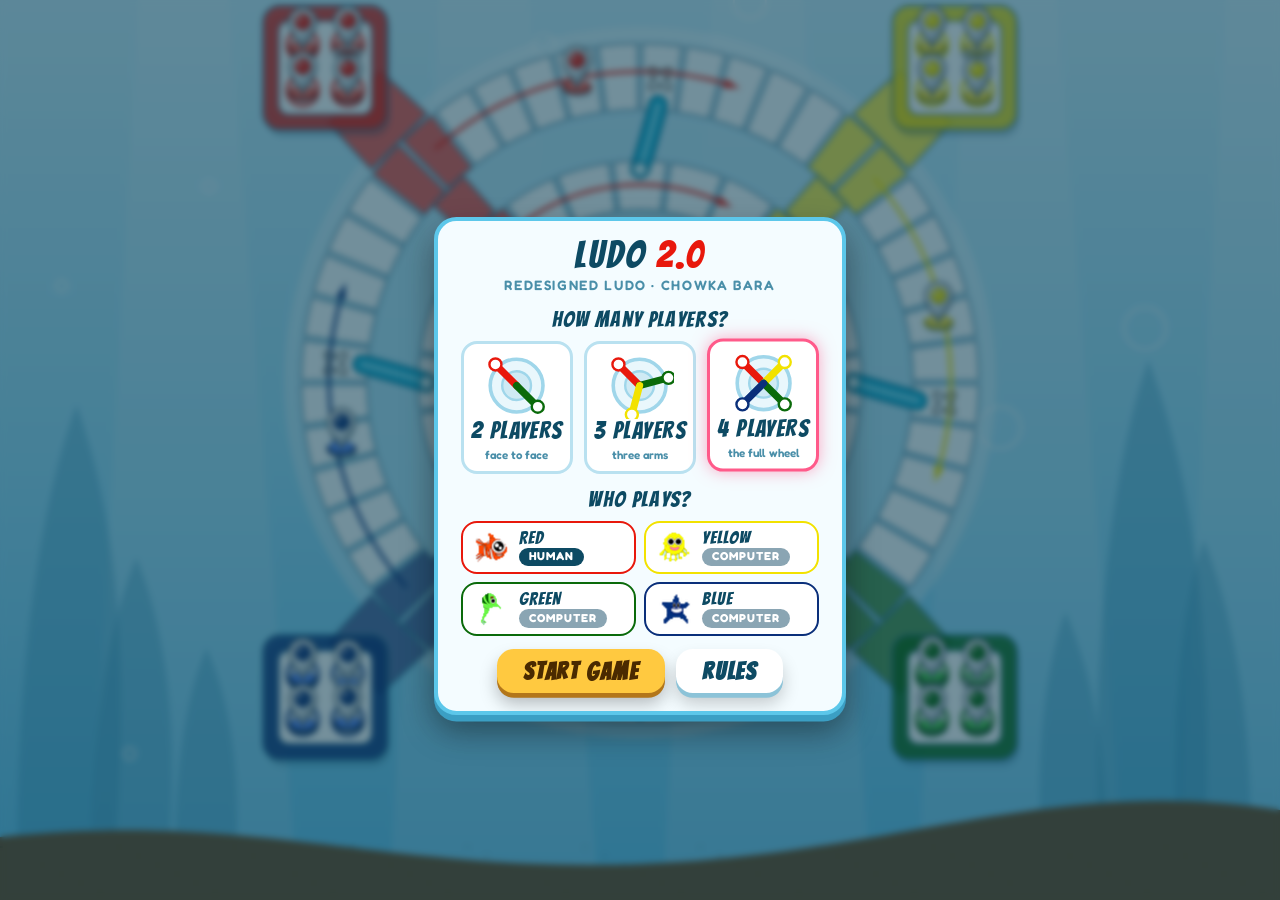
<file: games/ludo/index.html>
<!doctype html>
<html lang="en">
<head>
<meta charset="utf-8">
<meta name="viewport" content="width=device-width, initial-scale=1, viewport-fit=cover">
<title>Ludo 2.0: redesigned Ludo</title>
<meta name="description" content="A playable version of the redesigned Ludo (chowka-bara): an underwater wheel board with two circles, pipelines, reverse stars and pearls. Play with 2, 3 or 4 players.">
<link rel="preconnect" href="https://fonts.googleapis.com"><link rel="preconnect" href="https://fonts.gstatic.com" crossorigin>
<link href="https://fonts.googleapis.com/css2?family=Bangers&family=Fredoka:wght@500;600;700&display=swap" rel="stylesheet">
<script>
/* embedded in the portfolio's handheld: ?embed, &bg (attract view only, no UI), &inset=<px> (keep UI clear of the pillars) */
(function () { const Q = new URLSearchParams(location.search), h = document.documentElement;
  if (Q.has('embed')) h.classList.add('embed'); if (Q.has('bg')) h.classList.add('bgonly');
  h.style.setProperty('--ix', (parseFloat(Q.get('inset')) || 0) + 'px'); })();
</script>
<style>
:root{--ix:0px;--top:0px;--ink:#0d4a63;--deep:#07354a;--sea:#bfeaf8;--gold:#ffc940;--pink:#ff5a8a;--panel:rgba(255,255,255,.86)}
html.embed{--top:24px}
*{box-sizing:border-box;margin:0;padding:0}
html,body{height:100%;overflow:hidden;background:#7fd2f2;color:var(--ink);font:600 clamp(11px,min(1.5vw,2.5vh),16px)/1.3 Fredoka,ui-rounded,system-ui,sans-serif;-webkit-user-select:none;user-select:none;-webkit-tap-highlight-color:transparent}
button{font:inherit;color:inherit;cursor:pointer;border:0;background:none}
#cv{position:fixed;inset:0;width:100%;height:100%;display:block;touch-action:manipulation}
.hd{font-family:Bangers,Impact,sans-serif;letter-spacing:.06em;font-weight:400}
.btn{font-family:Bangers,Impact,sans-serif;letter-spacing:.07em;font-size:1.5em;background:var(--gold);color:#4a2a00;border-radius:.7em;padding:.3em 1.1em .25em;box-shadow:0 .2em 0 #b3761a,0 .45em .7em #0004;transition:transform .08s,filter .15s}
.btn:hover{filter:brightness(1.07)}.btn:active{transform:translateY(.16em);box-shadow:0 .04em 0 #b3761a,0 .2em .4em #0004}
.btn.alt{background:#fff;color:var(--ink);box-shadow:0 .2em 0 #8cc3d8,0 .45em .7em #0003}
.btn.sm{font-size:1.1em;padding:.25em .8em .2em}

/* ---------- in-game chrome ---------- */
#ui{position:fixed;inset:0;z-index:5;pointer-events:none;display:none}
body.play #ui{display:block}
#ui>*{pointer-events:auto}
#topbar{position:absolute;left:calc(var(--ix) + 7em);right:calc(var(--ix) + 4em);top:calc(var(--top) + .5em);display:flex;align-items:center;justify-content:center;gap:.8em;pointer-events:none}
#topbar>*{pointer-events:auto}
#topbar .hd{font-size:1.45em;color:#fff;text-shadow:0 .08em 0 #0d4a63,0 0 .6em #0d4a63a0;white-space:nowrap}
.tb{font-size:.78em;font-weight:700;background:var(--panel);border-radius:2em;padding:.25em .9em;box-shadow:0 .15em 0 #8cc3d8;white-space:nowrap}
.tb:hover{background:#fff}
#players{position:absolute;left:calc(var(--ix) + .8em);top:calc(var(--top) + 3.2em);bottom:.8em;width:12.5em;display:flex;flex-direction:column;justify-content:center;gap:.5em;pointer-events:none}
.pc{pointer-events:auto;display:grid;grid-template-columns:2.6em 1fr;align-items:center;gap:0 .6em;padding:.4em .6em;border-radius:1em;background:var(--panel);border:.2em solid transparent;box-shadow:0 .2em 0 #8cc3d8;transition:transform .25s,border-color .25s,box-shadow .25s}
.pc img{grid-row:1/3;width:2.6em;height:2.6em;object-fit:contain}
.pc b{font-family:Bangers,Impact,sans-serif;font-weight:400;letter-spacing:.06em;font-size:1.15em;line-height:1;display:flex;gap:.4em;align-items:center}
.pc b small{font:700 .6em Fredoka,sans-serif;letter-spacing:.08em;background:var(--ink);color:#fff;border-radius:1em;padding:.1em .6em}
.pc .pips{display:flex;gap:.25em;margin-top:.15em}
.pc .pips i{width:.8em;height:.8em;border-radius:50%;border:.15em solid var(--ink);background:#fff}
.pc .pips i.b{background:#cfe9f3}.pc .pips i.p{background:var(--c)}.pc .pips i.d{background:var(--gold);border-color:#b3761a}
.pc.on{transform:translateX(.35em) scale(1.04);border-color:var(--c);box-shadow:0 0 1.2em var(--c),0 .2em 0 #8cc3d8}
#side{position:absolute;right:calc(var(--ix) + .8em);top:calc(var(--top) + 3.2em);bottom:.8em;width:12.5em;display:flex;flex-direction:column;justify-content:center;align-items:center;gap:.7em;pointer-events:none}
#side>*{pointer-events:auto}
#turn{font-family:Bangers,Impact,sans-serif;letter-spacing:.06em;font-size:1.4em;text-align:center;color:#fff;text-shadow:0 .08em 0 var(--deep),0 0 .6em var(--deep)}
#die{--c:#e8180c;width:5.2em;height:5.2em;border-radius:1.1em;background:linear-gradient(145deg,#fff,#e5f4fa);border:.22em solid var(--c);box-shadow:0 .3em 0 #8cc3d8,0 .6em 1em #0005;display:grid;grid-template-columns:repeat(3,1fr);grid-template-rows:repeat(3,1fr);padding:.55em;transition:transform .1s;position:relative}
#die b{border-radius:50%;margin:12%;background:transparent}
#die b.on{background:var(--deep);box-shadow:inset 0 -.12em 0 #0008}
#die.ready{animation:pulse 1s ease-in-out infinite;cursor:pointer}
#die.ready::after{content:"TAP TO ROLL";position:absolute;left:50%;bottom:-1.6em;transform:translateX(-50%);font:700 .7em Fredoka;letter-spacing:.12em;color:#fff;text-shadow:0 .1em 0 var(--deep);white-space:nowrap}
#die.roll{animation:wob .12s linear infinite}
@keyframes pulse{50%{transform:scale(1.1);box-shadow:0 .3em 0 #8cc3d8,0 0 1.6em var(--c)}}
@keyframes wob{0%{transform:rotate(-12deg) scale(1.06)}50%{transform:rotate(10deg) scale(.96)}100%{transform:rotate(-12deg) scale(1.06)}}
#msg{min-height:2.6em;max-width:12em;text-align:center;font-size:.95em;color:#fff;text-shadow:0 .08em 0 var(--deep),0 0 .5em var(--deep);margin-top:.9em}
#log{font-size:.72em;font-weight:500;max-width:15em;text-align:center;color:#eaf9ff;text-shadow:0 .08em 0 var(--deep);opacity:.9;line-height:1.35}
html.stack #players{left:calc(var(--ix) + .5em);right:calc(var(--ix) + .5em);width:auto;top:calc(var(--top) + 2.9em);bottom:auto;flex-direction:row;justify-content:center;gap:.3em}
html.stack .pc{grid-template-columns:1fr;padding:.25em .4em;text-align:center;flex:1;max-width:6.5em}
html.stack .pc img{display:none}
html.stack .pc b{justify-content:center;font-size:.95em}
html.stack .pc b small{display:none}
html.stack .pc .pips{justify-content:center}
html.stack #side{left:calc(var(--ix) + .5em);right:calc(var(--ix) + .5em);width:auto;top:auto;bottom:.5em;flex-direction:row;justify-content:center;gap:1em;height:6.2em}
html.stack #turn{font-size:1.1em;max-width:8em}
html.stack #msg{margin:0;max-width:9em;font-size:.85em}
html.stack #log{display:none}
html.stack #die{width:4.4em;height:4.4em}
html.stack #die.ready::after{display:none}

/* ---------- screens: setup, rules, win ---------- */
.scr{position:fixed;inset:0;z-index:20;display:none;align-items:center;justify-content:center;padding:calc(var(--top) + 2.8em) calc(var(--ix) + .8em) .8em;background:rgba(7,53,74,.55);backdrop-filter:blur(3px)}
.scr.show{display:flex}
.card{background:#f4fcff;border:.25em solid #5cc7ea;border-radius:1.4em;box-shadow:0 .4em 0 #3b9fc4,0 1em 2em #0006;padding:1em 1.4em 1.1em;max-width:min(46em,100%);max-height:100%;overflow:auto;text-align:center}
.card h1{font-size:2.4em;line-height:.95;color:var(--ink)}
.card h1 b{color:#e8180c;font-weight:400}
.card .sub{font-size:.85em;letter-spacing:.12em;text-transform:uppercase;color:#4a8fa9;margin:.2em 0 .7em}
.card h2{font-size:1.4em;margin:.5em 0 .3em;color:var(--ink)}
#cnt{display:flex;gap:.7em;justify-content:center}
.cn{width:7em;padding:.5em .3em .4em;border-radius:1em;border:.2em solid #b9e1f0;background:#fff;transition:transform .15s,border-color .15s,box-shadow .15s}
.cn:hover{transform:translateY(-.15em)}
.cn.on{border-color:var(--pink);box-shadow:0 0 1em #ff5a8a80;transform:translateY(-.15em)}
.cn svg{width:4.2em;height:4.2em;display:block;margin:0 auto}
.cn b{display:block;font-family:Bangers,Impact,sans-serif;font-weight:400;font-size:1.5em;letter-spacing:.06em;line-height:1}
.cn small{font-size:.72em;color:#4a8fa9}
#seats{display:grid;grid-template-columns:repeat(auto-fit,minmax(10em,1fr));gap:.5em;margin:.2em 0 .8em}
.seat{display:grid;grid-template-columns:2.4em 1fr;align-items:center;gap:0 .5em;padding:.35em .6em;border-radius:1em;background:#fff;border:.18em solid var(--c);text-align:left}
.seat img{grid-row:1/3;width:2.4em;height:2.4em;object-fit:contain}
.seat b{font-family:Bangers,Impact,sans-serif;font-weight:400;letter-spacing:.06em;font-size:1.1em;line-height:1}
.seat button{justify-self:start;font-size:.72em;font-weight:700;letter-spacing:.08em;border-radius:2em;padding:.15em .9em;background:var(--ink);color:#fff}
.seat button.cpu{background:#8aa5b3}
.row{display:flex;gap:.7em;justify-content:center;flex-wrap:wrap}
#rules .card{text-align:left;max-width:min(52em,100%)}
#rules h1{text-align:center;font-size:2em}
#rules h2{font-size:1.25em;margin:.7em 0 .2em;color:#e8180c}
#rules p,#rules li{font-weight:500;font-size:.95em;line-height:1.45;color:#1f5a73}
#rules p{margin:.4em 0}
#rules ul{margin:.2em 0 .4em 1.3em}
.key{display:flex;gap:.8em;margin:.4em 0;flex-wrap:wrap}
.key div{flex:1;min-width:8em;text-align:center;background:#e9f6fb;border:.15em solid #5cc7ea;border-radius:.8em;padding:.4em;font-size:.85em}
.key img{height:3.6em;display:block;margin:0 auto .2em}
.key img.pp{filter:none}
#rules figure{margin:.5em 0;text-align:center}#rules figure img{max-width:100%;max-height:15em;border:.12em solid #b9e1f0;border-radius:.6em}
#rules .hl{background:#fff6d1;border-radius:.6em;padding:.4em .7em;margin:.4em 0}
#win .card{max-width:30em}
#win h1{font-size:2.8em}
#win .big{display:block;width:5em;height:5em;object-fit:contain;margin:0 auto}
#win p{font-weight:500;margin:.3em 0 .8em}
/* attract title */
#attract{display:none;position:fixed;z-index:3;left:calc(var(--ix) + 1em);top:calc(var(--top) + 3.8em);max-width:40%;padding:.5em .9em .6em;border-radius:1em;background:rgba(255,255,255,.92);border:.16em solid #e8180c;box-shadow:0 .3em 0 rgba(0,0,0,.18);pointer-events:none}
#attract h1{font-size:clamp(1.4em,3.8vw,2.6em);line-height:.95;color:var(--ink)}
#attract h1 b{color:#e8180c;font-weight:400}
#attract p{font-size:.78em;letter-spacing:.14em;color:#4a8fa9;margin-top:.3em;text-transform:uppercase;font-weight:700}
html.bgonly #attract{display:block}
html.bgonly #ui,html.bgonly .scr{display:none!important}
</style>
</head>
<body>
<canvas id="cv"></canvas>
<div id="attract"><h1 class="hd">Ludo <b>2.0</b></h1><p>Redesigned Ludo &middot; press the screen to play</p></div>

<div id="ui">
  <div id="topbar"><span class="hd">Ludo 2.0</span><button class="tb" id="bRules">? RULES</button><button class="tb" id="bSnd">&#9834; SOUND</button><button class="tb" id="bMenu">&#8634; NEW GAME</button></div>
  <aside id="players"></aside>
  <aside id="side"><div id="turn"></div><button id="die" aria-label="Roll the die"></button><div id="msg"></div><div id="log"></div></aside>
</div>

<div class="scr" id="setup"><div class="card">
  <h1 class="hd">Ludo <b>2.0</b></h1>
  <div class="sub">Redesigned Ludo &middot; Chowka Bara</div>
  <h2 class="hd">How many players?</h2>
  <div id="cnt"></div>
  <h2 class="hd">Who plays?</h2>
  <div id="seats"></div>
  <div class="row"><button class="btn" id="bStart">START GAME</button><button class="btn alt" id="bRules2">RULES</button></div>
</div></div>

<div class="scr" id="rules"><div class="card">
  <h1 class="hd">Rules</h1>
  <h2 class="hd">Key</h2>
  <div class="key"><div><img src="img/x-step.png" alt=""><b>Pipeline step</b><br>land here to slip into the pipe</div><div><svg viewBox="0 0 40 52" style="height:3.6em;display:block;margin:0 auto .2em"><ellipse cx="20" cy="10" rx="11" ry="3.6" fill="none" stroke="#7d8a94" stroke-width="3"/><path d="M20 46C16 38 9.5 32 9.5 24a10.5 10.5 0 0 1 21 0C30.5 32 24 38 20 46z" fill="#e4eaef" stroke="#4d5e6b" stroke-width="1.5"/><circle cx="20" cy="24" r="6" fill="#e8180c"/><ellipse cx="20" cy="46" rx="11" ry="4.5" fill="#a8140a"/></svg><b>Reverse piece</b><br>the pin wearing a halo</div><div><img src="img/pipe.png" alt=""><b>Pipeline</b><br>takes you to the inner circle</div></div>
  <h2 class="hd">Components</h2>
  <ul><li>16 pieces: 4 of each colour.<br>3 stars walk as per track direction. 1 reverse star walks anticlockwise and clockwise, irrespective of track direction, in the first circle.</li><li>Play board.</li><li>Dice of 6 numbers.</li></ul>
  <h2 class="hd">Setup</h2>
  <p>Each player chooses one of the 4 colours (green, yellow, red or blue) and places the 4 pieces of that colour near the corresponding starting circle. A single die is thrown to determine movement. A player must throw a 6 or 1 to move a piece from the starting circle onto the first circle on the track. All the block coloured steps in the layout are safe zones.</p>
  <h2 class="hd">Rules</h2>
  <p>Players take turns in a clockwise order; highest throw of the die starts.</p>
  <p>Each throw, the player decides which star to move. A star simply moves along the track direction (the arrows on the board) around the first track by the number thrown. If no star can legally move according to the number thrown, play passes to the next player.</p>
  <p>After completing its first track, the star enters the second track from the bridge of its own colour. A star moves around the second track in the same way, by the number thrown.</p>
  <p>A throw of 6 gives another turn.</p>
  <p>If a piece lands on a piece of a different colour, the piece jumped upon is returned to its starting circle.</p>
  <p>If a piece lands on a pipeline then it directly moves to the inner circle. It's a one way movement.</p>
  <h2 class="hd">Winning</h2>
  <p>When a piece has circumnavigated the board, it proceeds up the Home circle with pearls. A star can only be moved onto the home triangle by an exact throw.</p>
  <p>The first player to move all 4 pieces into the home triangle wins.</p>
  <h2 class="hd">Boards for 2, 3 and 4 players</h2>
  <p>The board can be played with 2, 3 and 4 players as the outer and inner circle steps are divisible by 2, 3 and 4. Attachments are placed on top of the main board as per the playing members.</p>
  <figure><img src="img/attachments.png" alt="Main board and the 2, 3 and 4 player attachments"></figure>
  <h2 class="hd">How this version counts</h2>
  <div class="hl"><p>The outer circle has 48 steps and the inner circle 24. A piece enters by its own colour block, walks the whole outer circle, steps over its coloured bridge, walks the whole inner circle and climbs its colour lane to the pearl. The coloured bridge and lane blocks count as steps. A reverse star may go either way round on the outer circle and takes its bridge after a full lap either way. The four pipeline steps on the outer circle lead to the inner circle.</p></div>
  <div class="row" style="margin-top:.8em"><button class="btn" id="bRulesClose">GOT IT</button></div>
</div></div>

<div class="scr" id="win"><div class="card">
  <img class="big" id="winImg" alt="">
  <h1 class="hd" id="winT"></h1>
  <p id="winP"></p>
  <div class="row"><button class="btn" id="bAgain">PLAY AGAIN</button><button class="btn alt" id="bChange">CHANGE PLAYERS</button></div>
</div></div>

<script>
'use strict';
const $ = id => document.getElementById(id);
const HTML = document.documentElement, Q = new URLSearchParams(location.search);
const SPEED = Math.min(8, Math.max(.5, parseFloat(Q.get('speed')) || 1));
const reduce = matchMedia('(prefers-reduced-motion: reduce)').matches;
const D2R = Math.PI / 180, mod = (a, n) => ((a % n) + n) % n;

/* ---------- the board, measured from the final board slide ---------- */
// angles run clockwise on screen from east. outer circle 48 steps (7.5 deg), inner circle 24 steps (15 deg)
const OUT_R = 216, OUT_A = 193, OUT_B = 240, IN_R = 140, IN_A = 122, IN_B = 157, BR_R = 175, HOME_R = [103, 86, 70], CEN_R = 26, DISC_R = 60, BOWL_R = 315, HOUSE = 44;
const COL = { red: '#e8180c', yellow: '#f2e200', green: '#0a6a0a', blue: '#0a2f7a' };
const LITE = { red: '#ff6a5a', yellow: '#ffe84a', green: '#52d452', blue: '#5b8cff' };
const NAME = { red: 'RED', yellow: 'YELLOW', green: 'GREEN', blue: 'BLUE' };
// colours per player count, in clockwise turn order, with the angle of each colour's arm (attachments are 180, 120 or 90 degrees apart)
const MODES = { 2: [['red', 225], ['green', 45]], 3: [['red', 225], ['green', 345], ['yellow', 105]], 4: [['red', 225], ['yellow', 315], ['green', 45], ['blue', 135]] };
const XSTEPS = [0, 12, 24, 36];                         // outer steps that hold a pipeline
const pt = (deg, r) => [r * Math.cos(deg * D2R), r * Math.sin(deg * D2R)];

/* ---------- sprites cut out of the slides ---------- */
const IMG = {};
['red', 'yellow', 'green', 'blue'].forEach(c => { IMG[c] = new Image(); IMG[c].src = `img/piece-${c}.png`; IMG[c + 'R'] = new Image(); IMG[c + 'R'].src = `img/piece-${c}-rev.png`; });
['oyster', 'x-step', 'pipe'].forEach(n => { IMG[n] = new Image(); IMG[n].src = `img/${n}.png`; });

/* ---------- sound ---------- */
let AC = null, muted = false;
function tone(f, d = .09, type = 'sine', v = .05, f2 = 0, delay = 0) {
  if (muted) return;
  try {
    AC = AC || new (window.AudioContext || window.webkitAudioContext)(); if (AC.state === 'suspended') AC.resume();
    const t = AC.currentTime + delay, o = AC.createOscillator(), g = AC.createGain();
    o.type = type; o.frequency.setValueAtTime(f, t); if (f2) o.frequency.exponentialRampToValueAtTime(f2, t + d);
    g.gain.setValueAtTime(v, t); g.gain.exponentialRampToValueAtTime(.0001, t + d); o.connect(g); g.connect(AC.destination); o.start(t); o.stop(t + d + .02);
  } catch (e) {}
}
const sfx = {
  roll: () => { for (let i = 0; i < 5; i++) tone(300 + Math.random() * 300, .05, 'square', .02, 0, i * .06); },
  hop: () => tone(520, .06, 'sine', .04, 760),
  out: () => { tone(500, .1, 'triangle', .06, 900); tone(900, .14, 'triangle', .05, 0, .09); },
  hit: () => { tone(320, .22, 'sawtooth', .05, 90); },
  pipe: () => { tone(220, .35, 'sine', .07, 700); },
  home: () => { [700, 880, 1180].forEach((f, i) => tone(f, .18, 'triangle', .06, 0, i * .1)); },
  win: () => { [523, 659, 784, 1046, 784, 1046].forEach((f, i) => tone(f, .2, 'triangle', .07, 0, i * .13)); },
  no: () => tone(180, .18, 'square', .03, 120),
};

/* ---------- game state ---------- */
let G = null;                         // the running game
let SETUP = { n: 4, human: { red: true, yellow: false, green: false, blue: false } };
const piecesOf = s => G.pieces.filter(p => p.seat === s);

function newGame(n, human) {
  const seats = MODES[n].map(([col, A]) => ({ col, A, human: !!human[col], ks: A / 7.5, jA: A / 15 }));
  G = { n, seats, pieces: [], turn: 0, phase: 'idle', roll: 0, moves: [], sel: null, over: false, six: false, tick: 0, floats: [], burst: [], ver: Math.random() };
  seats.forEach(s => { for (let i = 0; i < 4; i++) G.pieces.push({ col: s.col, seat: s, id: i, rev: i === 3, st: 'bowl', out: false, d: 0, pos: -1, x: 0, y: 0, sc: 1, hop: 0, rot: 0, a: 1 }); });
  G.pieces.forEach(snap);
}
// virtual piece state -> board position
function xyOf(seat, s) {
  if (s.out) return pt(3.75 + 7.5 * (seat.ks + s.d), OUT_R);
  const q = s.pos;
  if (q === 48) return pt(seat.A, BR_R);
  if (q <= 72) return pt(15 * (seat.jA + q - 49), IN_R);
  if (q <= 75) return pt(seat.A, HOME_R[q - 73]);
  return pt(seat.A, CEN_R);
}
const bowlSlot = p => { const c = pt(p.seat.A, BOWL_R), o = [[-16, -16], [16, -16], [-16, 16], [16, 16]][p.id]; return [c[0] + o[0], c[1] + o[1]]; };
const doneSlot = p => { const c = pt(p.seat.A, 30), o = [[-9, -6], [9, -6], [-9, 8], [9, 8]][p.id]; return [c[0] + o[0] * .8, c[1] + o[1] * .8]; };
function homeXY(p) {
  if (p.st === 'bowl') return bowlSlot(p);
  if (p.st === 'done') return doneSlot(p);
  return xyOf(p.seat, p);
}
function snap(p) { const [x, y] = homeXY(p); p.x = x; p.y = y; p.hop = 0; p.sc = 1; p.a = 1; p.rot = 0; }
function tileOf(p) {
  if (p.st !== 'path') return null;
  if (p.out) return 'o' + mod(p.seat.ks + p.d, 48);
  if (p.pos >= 49 && p.pos <= 72) return 'i' + mod(p.seat.jA + p.pos - 49, 24);
  return null;
}
function isSafe(id) {
  if (!id) return true;
  const i = +id.slice(1);
  if (id[0] === 'o') return G.seats.some(s => i === mod(s.ks, 48) || i === mod(s.ks - 1, 48));
  return G.seats.some(s => i === s.jA);
}
const prog = p => p.st === 'done' ? 76 : p.st === 'bowl' ? -1 : p.out ? Math.abs(p.d) : p.pos;

function legalMoves(seat, n) {
  const mv = [];
  for (const p of piecesOf(seat)) {
    if (p.st === 'done') continue;
    if (p.st === 'bowl') { if (n === 6 || n === 1) mv.push({ p, kind: 'out' }); continue; }
    if (p.out) {
      for (const dir of (p.rev ? [1, -1] : [1])) { const nd = p.d + dir * n; if (Math.abs(nd) > 76) continue; mv.push({ p, kind: 'step', dir, n }); }
    } else if (p.pos + n <= 76) mv.push({ p, kind: 'step', dir: 1, n });
  }
  return mv;
}
// the squares a move visits, one virtual state per step
function route(mv) {
  const p = mv.p, out = [];
  if (mv.kind === 'out') return [{ out: true, d: 0, pos: 0 }];
  let s = { out: p.out, d: p.d, pos: p.pos };
  for (let i = 0; i < mv.n; i++) {
    if (s.out) { s = { out: true, d: s.d + mv.dir, pos: 0 }; if (Math.abs(s.d) >= 48) s = { out: false, d: 0, pos: Math.abs(s.d) }; }
    else s = { out: false, d: 0, pos: s.pos + 1 };
    out.push(s);
  }
  return out;
}
const endState = mv => { const r = route(mv); return r[r.length - 1]; };
function pipeTarget(seat, s) {                                            // an X on the outer circle: where the pipe comes out on the inner circle
  if (!s.out) return null; const k = mod(seat.ks + s.d, 48); if (!XSTEPS.includes(k)) return null;
  return 49 + mod(k / 2 - seat.jA, 24);
}

/* ---------- tweens (the render loop runs them) ---------- */
const tweens = [];
const wait = ms => new Promise(r => tweens.push({ t0: performance.now(), dur: Math.max(1, ms / SPEED), fn: null, r }));
const anim = (ms, fn) => new Promise(r => tweens.push({ t0: performance.now(), dur: Math.max(1, ms / SPEED), fn, r }));
function stepTweens(now) {
  for (let i = tweens.length - 1; i >= 0; i--) {
    const t = tweens[i], k = Math.min(1, (now - t.t0) / t.dur); if (t.fn) t.fn(k);
    if (k >= 1) { tweens.splice(i, 1); t.r(); }
  }
}
const ease = k => k < .5 ? 2 * k * k : 1 - Math.pow(-2 * k + 2, 2) / 2;

async function hopTo(p, x, y, ms = 150, h = 12) {
  const x0 = p.x, y0 = p.y; sfx.hop();
  await anim(ms, k => { p.x = x0 + (x - x0) * k; p.y = y0 + (y - y0) * k; p.hop = Math.sin(Math.PI * k) * h; p.sc = 1 + Math.sin(Math.PI * k) * .08; });
  p.x = x; p.y = y; p.hop = 0; p.sc = 1;
}
function say(t, ms = 0) { $('msg').textContent = t; }
function logLine(t) { G.log = [t, ...(G.log || [])].slice(0, 3); $('log').innerHTML = G.log.map(x => `<div>${x}</div>`).join(''); }
function floatText(text, x, y, col = '#fff') { G.floats.push({ text, x, y, col, t0: performance.now() }); }
function burst(x, y, col, n = 14) { for (let i = 0; i < n; i++) { const a = Math.random() * 6.283, v = 30 + Math.random() * 70; G.burst.push({ x, y, vx: Math.cos(a) * v, vy: Math.sin(a) * v - 20, r: 2 + Math.random() * 3, col, t0: performance.now(), life: 700 + Math.random() * 500 }); } }

/* ---------- the die ---------- */
const PIPS = { 1: [4], 2: [0, 8], 3: [0, 4, 8], 4: [0, 2, 6, 8], 5: [0, 2, 4, 6, 8], 6: [0, 2, 3, 5, 6, 8] };
const die = $('die'); die.innerHTML = '<b></b>'.repeat(9);
function showDie(v) { [...die.children].forEach((b, i) => b.classList.toggle('on', (PIPS[v] || []).includes(i))); }
showDie(1);

/* ---------- turn flow ---------- */
const cur = () => G.seats[G.turn];
function setTurnUI() {
  const s = cur();
  die.style.setProperty('--c', COL[s.col]);
  $('turn').textContent = G.over ? '' : `${NAME[s.col]}${s.human ? '' : ' (CPU)'}`;
  document.querySelectorAll('.pc').forEach(e => e.classList.toggle('on', e.dataset.col === s.col && !G.over));
  refreshCards();
}
async function startGame() {
  tweens.length = 0; $('setup').classList.remove('show'); $('win').classList.remove('show'); document.body.classList.add('play');
  newGame(SETUP.n, SETUP.human); buildCards(); layout();
  die.classList.remove('ready'); say('Throw the die: the highest throw starts.'); $('log').innerHTML = '';
  // everyone throws once, highest starts; ties throw again
  let cand = G.seats.slice();
  for (let guard = 0; guard < 6 && cand.length > 1; guard++) {
    const res = [];
    for (const s of cand) {
      G.turn = G.seats.indexOf(s); setTurnUI(); const v = await rollAnim(s); res.push([s, v]); logLine(`${NAME[s.col]} throws ${v}`); await wait(450);
    }
    const mx = Math.max(...res.map(r => r[1])); cand = res.filter(r => r[1] === mx).map(r => r[0]);
    if (cand.length > 1) say('A tie: throw again.');
  }
  G.turn = G.seats.indexOf(cand[0]); setTurnUI(); say(`${NAME[cur().col]} starts!`); sfx.out(); await wait(900);
  beginTurn();
}
function rollAnim(seat, forced) {
  const v = forced || 1 + Math.floor(Math.random() * 6);
  die.classList.add('roll'); sfx.roll();
  return new Promise(res => {
    let n = 0; const iv = setInterval(() => { showDie(1 + Math.floor(Math.random() * 6)); if (++n >= 8) { clearInterval(iv); die.classList.remove('roll'); showDie(v); res(v); } }, 75 / Math.min(SPEED, 3));
  });
}
function beginTurn() {
  if (!G || G.over) return;
  const s = cur(); setTurnUI(); G.sel = null; G.moves = []; G.phase = 'roll';
  if (s.human) { die.classList.add('ready'); say(`${NAME[s.col]}: tap the die`); }
  else { die.classList.remove('ready'); say(`${NAME[s.col]} is thinking…`); wait(750).then(() => doRoll()); }
}
async function doRoll() {
  if (!G || G.phase !== 'roll') return; G.phase = 'rolling'; die.classList.remove('ready');
  const s = cur(), ver = G.ver, v = await rollAnim(s, G.forceRoll && G.forceRoll.shift()); if (!G || G.ver !== ver) return;
  G.roll = v; logLine(`${NAME[s.col]} throws ${v}`);
  G.moves = legalMoves(s, v);
  if (!G.moves.length) { say(`${NAME[s.col]} threw ${v}: no move`); sfx.no(); await wait(900); if (!G || G.ver !== ver) return; return endTurn(false); }
  if (s.human && G.moves.length > 1) { G.phase = 'choose'; say(`${NAME[s.col]} threw ${v}: pick a piece`); return; }
  say(`${NAME[s.col]} threw ${v}`); await wait(s.human ? 450 : 650); if (!G || G.ver !== ver) return;
  runMove(s.human ? G.moves[0] : aiPick(s, G.moves));
}
die.addEventListener('click', () => { if (G && G.phase === 'roll' && cur().human) doRoll(); });
addEventListener('keydown', e => { if ((e.key === ' ' || e.key === 'Enter') && G && G.phase === 'roll' && cur().human && !document.querySelector('.scr.show')) { e.preventDefault(); doRoll(); } });

async function runMove(mv) {
  const ver = G.ver, p = mv.p, s = p.seat; G.phase = 'moving'; G.sel = null; die.classList.remove('ready');
  const rt = route(mv);
  if (mv.kind === 'out') {
    p.st = 'path'; p.out = true; p.d = 0; p.pos = 0; sfx.out();
    const [x, y] = xyOf(s, rt[0]); await hopTo(p, x, y, 320, 26); logLine(`${NAME[s.col]} brings a star out`);
  } else {
    for (const st of rt) { if (!G || G.ver !== ver) return; const [x, y] = xyOf(s, st); p.out = st.out; p.d = st.d; p.pos = st.pos; await hopTo(p, x, y, 150, 11); }
  }
  // the pipeline
  const pt2 = pipeTarget(s, { out: p.out, d: p.d });
  if (pt2 !== null && p.out) {
    sfx.pipe(); say('Down the pipeline!'); floatText('PIPELINE!', p.x, p.y - 24, '#fff');
    await anim(260, k => { p.sc = 1 - k; p.a = 1 - k; });
    p.out = false; p.pos = pt2; p.d = 0; const [x, y] = xyOf(s, p); p.x = x; p.y = y; burst(x, y, '#9fe8ff', 12);
    await anim(300, k => { p.sc = k; p.a = k; }); p.sc = 1; p.a = 1; logLine(`${NAME[s.col]} slips through a pipeline`);
  }
  // captures
  const id = tileOf(p);
  if (id && !isSafe(id)) {
    const hit = G.pieces.filter(q => q.seat !== s && tileOf(q) === id);
    for (const q of hit) {
      sfx.hit(); burst(q.x, q.y, LITE[q.col], 16); floatText('SENT HOME!', q.x, q.y - 24, '#fff'); logLine(`${NAME[s.col]} sends a ${NAME[q.col]} star home`);
      q.st = 'bowl'; q.out = false; q.d = 0; q.pos = -1; const [bx, by] = bowlSlot(q), x0 = q.x, y0 = q.y;
      await anim(520, k => { q.x = x0 + (bx - x0) * ease(k); q.y = y0 + (by - y0) * ease(k) - Math.sin(Math.PI * k) * 46; q.rot = k * 6.283; });
      q.rot = 0; snap(q);
    }
  }
  if (!p.out && p.pos === 76) {
    p.st = 'done'; sfx.home(); const [x, y] = doneSlot(p); burst(p.x, p.y, '#fff2a0', 22); floatText('PEARL!', p.x, p.y - 24, '#ffe14d');
    await hopTo(p, x, y, 260, 16); p.sc = .8; logLine(`${NAME[s.col]} star reaches the pearl`);
    if (piecesOf(s).every(q => q.st === 'done')) return win(s);
  }
  refreshCards();
  if (!G || G.ver !== ver) return;
  endTurn(G.roll === 6);
}
async function endTurn(again) {
  if (G.over) return;
  if (again) { say(`${NAME[cur().col]} threw a 6: another turn!`); await wait(700); } else G.turn = (G.turn + 1) % G.seats.length;
  beginTurn();
}
function win(s) {
  G.over = true; G.phase = 'over'; sfx.win(); setTurnUI();
  for (let i = 0; i < 40; i++) setTimeout(() => burst((Math.random() - .5) * 420, (Math.random() - .5) * 360, [LITE.red, LITE.yellow, LITE.green, LITE.blue, '#fff'][i % 5], 8), i * 40 / SPEED);
  setTimeout(() => {
    $('winImg').src = `img/piece-${s.col}.png`; $('winT').innerHTML = `${NAME[s.col]} <b style="color:#e8180c">wins!</b>`;
    $('winP').textContent = `All 4 stars of ${NAME[s.col].toLowerCase()}${s.human ? '' : ' (computer)'} reached the pearl. Well swum!`; $('win').classList.add('show');
  }, 1300 / SPEED);
}

/* ---------- the computer player ---------- */
function aiPick(seat, moves) {
  let best = null, bs = -1e9;
  for (const mv of moves) {
    const p = mv.p; let sc = Math.random() * 3;
    if (mv.kind === 'out') sc += 48;
    else {
      const e = endState(mv), pp = pipeTarget(seat, e), fin = pp !== null ? { out: false, pos: pp } : e;
      const to = fin.out ? 'o' + mod(seat.ks + fin.d, 48) : (fin.pos >= 49 && fin.pos <= 72 ? 'i' + mod(seat.jA + fin.pos - 49, 24) : null);
      const safe = isSafe(to);
      sc += mv.n * 1.2 + (pp !== null ? 55 : 0);
      if (!fin.out && fin.pos === 76) sc += 95;
      if (to && !safe && G.pieces.some(q => q.seat !== seat && tileOf(q) === to)) sc += 110 + (prog(G.pieces.find(q => q.seat !== seat && tileOf(q) === to)) || 0) * .6;
      if (safe && to) sc += 12;
      if (to && !safe) {                                                      // would an enemy star be a few steps behind us?
        const k = to; if (G.pieces.some(q => q.seat !== seat && q.st === 'path' && tileOf(q) && tileOf(q)[0] === k[0] && mod(+k.slice(1) - +tileOf(q).slice(1), k[0] === 'o' ? 48 : 24) <= 6 && tileOf(q) !== k)) sc -= 14;
      }
      const from = tileOf(p); if (from && !isSafe(from)) sc += 5;
      if (p.rev && p.out) sc += mv.dir === 1 ? 1 : -1;
      sc += prog(p) * .08;
    }
    if (sc > bs) { bs = sc; best = mv; }
  }
  return best;
}

/* ---------- human input on the board ---------- */
function destXY(seat, mv) {                                               // where a move ends, after any pipeline
  let e = endState(mv); const pp = mv.kind === 'out' ? null : pipeTarget(seat, e); if (pp !== null) e = { out: false, pos: pp };
  return xyOf(seat, e);
}
const cv = $('cv'), g = cv.getContext('2d');
let W = 0, H = 0, DPR = 1, view = { cx: 0, cy: 0, s: 1 };
function size() { DPR = Math.min(devicePixelRatio || 1, 2); W = cv.width = Math.round(innerWidth * DPR); H = cv.height = Math.round(innerHeight * DPR); layout(); }
function layout() {
  const iw = innerWidth, ih = innerHeight, portrait = iw / ih < 1.4, ix = parseFloat(getComputedStyle(HTML).getPropertyValue('--ix')) || 0;
  HTML.classList.toggle('stack', portrait);
  let l = ix, r = iw - ix, t = 0, b = ih;
  if (document.body.classList.contains('play')) {
    const pr = $('players').getBoundingClientRect(), sr = $('side').getBoundingClientRect(), tb = $('topbar').getBoundingClientRect();
    if (portrait) { t = pr.bottom + 4; b = sr.top - 2; } else { l = pr.right + 6; r = sr.left - 6; t = tb.bottom + 2; b = ih - 6; }
  } else if (HTML.classList.contains('bgonly')) { t = ih * .1; b = ih * .74; l = ix + iw * .24; r = iw - ix - iw * .04; }
  else { t = 0; b = ih * .85; l = ix + iw * .12; r = iw - ix - iw * .12; }
  const modes = MODES[G ? G.n : 4], ex = Math.max(245, ...modes.map(([c, a]) => Math.abs(BOWL_R * Math.cos(a * D2R)) + 50)), ey = Math.max(245, ...modes.map(([c, a]) => Math.abs(BOWL_R * Math.sin(a * D2R)) + 48));
  const aw = Math.max(80, r - l), ah = Math.max(80, b - t);
  view.s = Math.min(aw / (2 * ex), ah / (2 * ey));
  view.cx = (l + r) / 2; view.cy = (t + b) / 2;
}
addEventListener('resize', size);
const toBoard = (cx, cy) => [(cx - view.cx) / view.s, (cy - view.cy) / view.s];
cv.addEventListener('pointerdown', e => {
  if (!G || G.phase !== 'choose' || !cur().human) return;
  const [bx, by] = toBoard(e.clientX, e.clientY), s = cur();
  if (G.sel) {                                                                // a destination marker?
    for (const mv of G.moves.filter(m => m.p === G.sel)) { const [x, y] = destXY(s, mv); if (Math.hypot(bx - x, by - y) < 20) return pickMove(mv); }
  }
  let best = null, bd = 24;
  for (const p of piecesOf(s)) if (G.moves.some(m => m.p === p)) { const d = Math.hypot(bx - p.x, by - p.y + 10); if (d < bd) { bd = d; best = p; } }
  if (!best) { G.sel = null; return; }
  const own = G.moves.filter(m => m.p === best);
  if (own.length === 1) pickMove(own[0]); else { G.sel = best; sfx.hop(); say('Choose which way round'); }
});
function pickMove(mv) { if (G.phase !== 'choose') return; G.sel = null; runMove(mv); }

/* ---------- drawing ---------- */
function sector(r0, r1, a0, a1) { g.beginPath(); g.arc(0, 0, r1, a0 * D2R, a1 * D2R); g.arc(0, 0, r0, a1 * D2R, a0 * D2R, true); g.closePath(); }
function block(angDeg, r0, r1, w0, w1) {                                    // a trapezoid along the arm axis
  g.save(); g.rotate(angDeg * D2R); g.beginPath(); g.moveTo(r0, -w0 / 2); g.lineTo(r1, -w1 / 2); g.lineTo(r1, w1 / 2); g.lineTo(r0, w0 / 2); g.closePath(); g.restore();
}
function drawBackground(t) {
  const gr = g.createLinearGradient(0, 0, 0, H); gr.addColorStop(0, '#c6ecfa'); gr.addColorStop(.55, '#8fdaf6'); gr.addColorStop(1, '#5fc2ec'); g.fillStyle = gr; g.fillRect(0, 0, W, H);
  g.save(); g.globalAlpha = .12; g.fillStyle = '#fff';                                                    // light rays
  for (let i = 0; i < 5; i++) { const x = W * (.1 + i * .22) + Math.sin(t * .2 + i) * 30 * DPR; g.beginPath(); g.moveTo(x, 0); g.lineTo(x + 90 * DPR, 0); g.lineTo(x + 250 * DPR - 90 * DPR, H); g.lineTo(x + 40 * DPR - 90 * DPR, H); g.fill(); } g.restore();
  g.fillStyle = 'rgba(60,150,190,.38)';                                                                  // seaweed
  const weed = (x, h, w, sway) => { g.beginPath(); g.moveTo(x - w, H); g.bezierCurveTo(x - w * 1.3 + sway, H - h * .5, x - w * .6 + sway * 1.4, H - h * .85, x + sway * 1.6, H - h); g.bezierCurveTo(x + w * .8 + sway * 1.4, H - h * .8, x + w * 1.4 + sway, H - h * .5, x + w, H); g.fill(); };
  [[.05, .55, 46], [.1, .38, 36], [.9, .6, 50], [.95, .4, 34], [.84, .32, 30], [.16, .28, 28]].forEach(([fx, fh, w], i) => weed(W * fx, H * fh, w * DPR, Math.sin(t * .8 + i) * 8 * DPR));
  g.strokeStyle = 'rgba(255,255,255,.6)'; g.lineWidth = 2 * DPR;                                            // bubbles
  for (let i = 0; i < 14; i++) { const u = (t * .05 + i * .137) % 1, x = W * ((i * .263) % 1) + Math.sin(t + i) * 10 * DPR, y = H * (1.05 - u * 1.15), r = (6 + (i % 4) * 5) * DPR; g.beginPath(); g.arc(x, y, r, 0, 6.283); g.stroke(); }
  g.fillStyle = '#6b4f2a';                                                                                // the sea floor
  g.beginPath(); g.moveTo(0, H); g.lineTo(0, H * .93); g.bezierCurveTo(W * .2, H * .9, W * .3, H * .97, W * .5, H * .96); g.bezierCurveTo(W * .7, H * .95, W * .82, H * .86, W, H * .9); g.lineTo(W, H); g.fill();
  g.fillStyle = 'rgba(40,25,5,.25)'; for (let i = 0; i < 60; i++) g.fillRect(((i * 197) % 1000) / 1000 * W, H * (.94 + (i * 31 % 6) / 100), 3 * DPR, 2 * DPR);
}
const rgba = (hex, al) => { const n = parseInt(hex.slice(1), 16); return `rgba(${n >> 16},${(n >> 8) & 255},${n & 255},${al})`; };
const SOFT = .7;                                                                                         // how solid the board colours are
function drawBoard(t) {
  const seats = G ? G.seats : MODES[4].map(([col, A]) => ({ col, A, ks: A / 7.5, jA: A / 15 }));
  const n = seats.length;
  g.fillStyle = 'rgba(255,255,255,.3)'; g.beginPath(); g.arc(0, 0, 252, 0, 6.283); g.fill();            // the soft aura under the wheel
  g.fillStyle = 'rgba(170,225,245,.55)'; g.beginPath(); g.arc(0, 0, 196, 0, 6.283); g.fill();
  const armOuter = new Set(), armInner = new Set(); seats.forEach(s => { armOuter.add(mod(s.ks, 48)); armOuter.add(mod(s.ks - 1, 48)); armInner.add(s.jA); });
  const colOf = (idx, key) => { for (const s of seats) if (key === 'o' ? (idx === mod(s.ks, 48) || idx === mod(s.ks - 1, 48)) : idx === s.jA) return COL[s.col]; return null; };
  const EDGE = 'rgba(30,100,135,.7)';                                                                    // every step has a clear boundary, as on a Ludo King board
  const tile = (r0, r1, a0, a1, c) => { sector(r0, r1, a0, a1); g.fillStyle = '#f6fcfe'; g.fill(); if (c) { g.fillStyle = rgba(c, SOFT); g.fill(); } g.strokeStyle = EDGE; g.lineWidth = 1.3; g.stroke(); };
  for (let k = 0; k < 48; k++) { const a = 7.5 * k + .4; tile(OUT_A, OUT_B, a, a + 6.7, colOf(k, 'o')); }          // outer circle
  for (let j = 0; j < 24; j++) { const a = 15 * j - 6.9; tile(IN_A, IN_B, a, a + 13.8, colOf(j, 'i')); }       // inner circle
  // arms: entry ramp, bridge and the home lane of each colour
  const part = (c, shadeAmt = 0) => { g.fillStyle = rgba(c, SOFT); g.fill(); g.strokeStyle = EDGE; g.lineWidth = 1.3; g.stroke(); };
  seats.forEach(s => {
    const c = COL[s.col];
    block(s.A, OUT_B + 1, OUT_B + 46, 56, 52); g.fillStyle = '#f6fcfe'; g.fill(); part(c);
    block(s.A, IN_B + 1, OUT_A - 1, 26, 30); g.fillStyle = '#f6fcfe'; g.fill(); part(c);
    [[121, 104, 28, 24], [102, 87, 24, 20], [85, 70, 19, 15]].forEach(([a, b, w0, w1]) => { block(s.A, b, a, w1, w0); g.fillStyle = '#f6fcfe'; g.fill(); part(c); });
    // arrows along both circles, as on the board
    g.strokeStyle = rgba(c, .85); g.fillStyle = rgba(c, .85); g.lineWidth = 2.6; g.lineCap = 'round';
    [[OUT_R + 4, s.A + 4, s.A + 62], [IN_R, s.A + 8, s.A + 70]].forEach(([r, a0, a1]) => {
      g.beginPath(); g.arc(0, 0, r, a0 * D2R, a1 * D2R); g.stroke(); const [x, y] = pt(a1, r), tg = (a1 + 90) * D2R;
      g.beginPath(); g.moveTo(x + Math.cos(tg) * 7, y + Math.sin(tg) * 7); g.lineTo(x + Math.cos(tg + 2.5) * 6, y + Math.sin(tg + 2.5) * 6); g.lineTo(x + Math.cos(tg - 2.5) * 6, y + Math.sin(tg - 2.5) * 6); g.fill();
    });
  });
  // pipelines: the pipe starts under the pipeline step and comes out on the inner circle step it leads to
  XSTEPS.forEach(k => {
    const ang = 3.75 + 7.5 * k, [x, y] = pt(ang, OUT_R), im = IMG['x-step'];
    const p0 = pt(ang, OUT_A + 4), p1 = pt(ang - 3.75, IN_B - 6), cp = pt(ang - 1.2, BR_R + 2);
    const pipe = (w, col) => { g.strokeStyle = col; g.lineWidth = w; g.lineCap = 'round'; g.beginPath(); g.moveTo(p0[0], p0[1]); g.quadraticCurveTo(cp[0], cp[1], p1[0], p1[1]); g.stroke(); };
    pipe(14, '#0a7fa3'); pipe(10.5, '#0fb4dc'); pipe(3, 'rgba(255,255,255,.55)');
    g.fillStyle = '#d6f7fd'; g.strokeStyle = '#0a7fa3'; g.lineWidth = 1.5; g.beginPath(); g.arc(p1[0], p1[1], 5.2, 0, 6.283); g.fill(); g.stroke();
    if (im.complete && im.naturalWidth) g.drawImage(im, x - 11, y - 10, 22, 20);
  });
  // the home disc, split between the colours in play, and the oyster with its pearl
  g.beginPath(); g.arc(0, 0, DISC_R + 3, 0, 6.283); g.fillStyle = '#fff'; g.fill(); g.strokeStyle = EDGE; g.lineWidth = 1.3; g.stroke();
  seats.forEach(s => { const half = 180 / n; g.beginPath(); g.moveTo(0, 0); g.arc(0, 0, DISC_R, (s.A - half) * D2R, (s.A + half) * D2R); g.closePath(); g.fillStyle = rgba(COL[s.col], SOFT + .08); g.fill(); });
  const oy = IMG.oyster; if (oy.complete && oy.naturalWidth) g.drawImage(oy, -34, -22, 68, 48);
  // houses (the start circles): a colour square, a white court with four spots, like Ludo King
  seats.forEach(s => {
    const [x, y] = pt(s.A, BOWL_R), c = COL[s.col], rr = (cx, cy, w, h, r) => { g.beginPath(); g.roundRect(cx - w / 2, cy - h / 2, w, h, r); };
    g.save(); g.translate(x, y);
    g.fillStyle = 'rgba(0,50,80,.18)'; rr(2, 5, HOUSE * 2, HOUSE * 2, 12); g.fill();
    rr(0, 0, HOUSE * 2, HOUSE * 2, 12); g.fillStyle = rgba(c, SOFT + .1); g.fill(); g.strokeStyle = EDGE; g.lineWidth = 1.6; g.stroke();
    rr(0, 0, HOUSE * 1.5, HOUSE * 1.5, 7); g.fillStyle = '#fbfeff'; g.fill(); g.strokeStyle = EDGE; g.lineWidth = 1.2; g.stroke();
    [[-16, -16], [16, -16], [-16, 16], [16, 16]].forEach(([ox, oy2]) => { g.beginPath(); g.arc(ox, oy2, 11, 0, 6.283); g.fillStyle = rgba(c, .2); g.fill(); g.strokeStyle = rgba(c, .8); g.lineWidth = 2.4; g.stroke(); });
    g.restore();
  });
}
function shade(hex, amt) { const n = parseInt(hex.slice(1), 16), f = c => Math.max(0, Math.min(255, Math.round(c * (1 + amt)))); return `rgb(${f(n >> 16)},${f((n >> 8) & 255)},${f(n & 255)})`; }
// a token pin, like the pins on a Ludo King board: a coloured base disc and a silver pin with a colour gem; the reverse star wears a halo
function drawPiece(p, t, lit) {
  const c = COL[p.col];
  g.save(); g.translate(p.x, p.y - p.hop); g.globalAlpha = p.a;
  g.fillStyle = 'rgba(0,50,80,.28)'; g.beginPath(); g.ellipse(1, 6 + p.hop * .4, 10 * p.sc, 4 * p.sc, 0, 0, 6.283); g.fill();
  g.rotate(p.rot); const k = p.sc * (p.stack || 1) * (p.st === 'bowl' ? .8 : 1); g.scale(k, k);
  if (lit) { g.shadowColor = '#fff'; g.shadowBlur = 12 + Math.sin(t * 7) * 4; }
  g.beginPath(); g.ellipse(0, 3, 10.5, 5, 0, 0, 6.283); g.fillStyle = shade(c, -.35); g.fill();                  // base disc
  g.beginPath(); g.ellipse(0, 2, 8.5, 3.8, 0, 0, 6.283); g.fillStyle = LITE[p.col]; g.fill();
  g.shadowBlur = 0;
  g.beginPath(); g.moveTo(0, 3); g.bezierCurveTo(-3, -3, -9.5, -8.5, -9.5, -16); g.arc(0, -16, 9.5, Math.PI, 0); g.bezierCurveTo(9.5, -8.5, 3, -3, 0, 3); g.closePath();   // the pin
  const pg = g.createLinearGradient(-9, -22, 9, -4); pg.addColorStop(0, '#ffffff'); pg.addColorStop(.55, '#dfe6ec'); pg.addColorStop(1, '#9aa7b2'); g.fillStyle = pg; g.fill();
  g.strokeStyle = '#4d5e6b'; g.lineWidth = 1.3; g.stroke();
  g.beginPath(); g.arc(0, -16, 5.4, 0, 6.283); g.fillStyle = c; g.fill(); g.strokeStyle = shade(c, -.35); g.lineWidth = 1; g.stroke();
  g.beginPath(); g.arc(-1.8, -17.8, 1.6, 0, 6.283); g.fillStyle = 'rgba(255,255,255,.7)'; g.fill();
  if (p.rev) { g.beginPath(); g.ellipse(0, -27, 10, 3.4, 0, 0, 6.283); g.strokeStyle = '#7d8a94'; g.lineWidth = 2.6; g.stroke(); g.strokeStyle = 'rgba(255,255,255,.6)'; g.lineWidth = .9; g.stroke(); }   // the halo
  g.restore();
}
function drawOverlay(t) {
  if (!G) return;
  const s = cur();
  if (G.phase === 'choose' && s.human) {
    const mine = piecesOf(s).filter(p => G.moves.some(m => m.p === p));
    mine.forEach(p => { g.save(); g.translate(p.x, p.y + 4); g.strokeStyle = '#fff6a8'; g.lineWidth = 3; g.globalAlpha = .6 + .4 * Math.sin(t * 7); g.beginPath(); g.ellipse(0, 0, 17 + Math.sin(t * 7) * 1.5, 8.5, 0, 0, 6.283); g.stroke(); g.restore(); });
    const sel = G.sel ? [G.sel] : (mine.length <= 4 ? mine : []);
    // ghost destinations for the selected star, or for every movable star
    (G.sel ? G.moves.filter(m => m.p === G.sel) : G.moves).forEach(mv => {
      const [x, y] = destXY(s, mv); g.save(); g.translate(x, y); g.globalAlpha = G.sel ? .95 : .55; g.strokeStyle = LITE[s.col]; g.fillStyle = 'rgba(255,255,255,.55)'; g.lineWidth = 3;
      g.beginPath(); g.arc(0, 0, 10 + Math.sin(t * 6) * 1.5, 0, 6.283); g.fill(); g.stroke(); g.restore();
    });
  }
  for (let i = G.floats.length - 1; i >= 0; i--) {
    const f = G.floats[i], k = (performance.now() - f.t0) / (1100 / SPEED); if (k >= 1) { G.floats.splice(i, 1); continue; }
    g.save(); g.globalAlpha = 1 - k * k; g.font = '700 17px Bangers, Impact, sans-serif'; g.textAlign = 'center'; g.lineWidth = 4; g.strokeStyle = '#07354a'; g.fillStyle = f.col;
    g.strokeText(f.text, f.x, f.y - k * 26); g.fillText(f.text, f.x, f.y - k * 26); g.restore();
  }
  for (let i = G.burst.length - 1; i >= 0; i--) {
    const b = G.burst[i], dt = (performance.now() - b.t0) / 1000 * SPEED, life = b.life / 1000; if (dt > life) { G.burst.splice(i, 1); continue; }
    g.save(); g.globalAlpha = 1 - dt / life; g.fillStyle = b.col; g.beginPath(); g.arc(b.x + b.vx * dt, b.y + b.vy * dt + 60 * dt * dt, b.r, 0, 6.283); g.fill(); g.restore();
  }
}
let T0 = performance.now(), attract = [];
function frame(now) {
  stepTweens(now); const t = (now - T0) / 1000;
  g.setTransform(1, 0, 0, 1, 0, 0); drawBackground(t);
  g.setTransform(view.s * DPR, 0, 0, view.s * DPR, view.cx * DPR, view.cy * DPR);
  drawBoard(t);
  if (G) {
    // stack pieces that share a square
    const groups = {}; G.pieces.forEach(p => { const id = tileOf(p); if (id && p.hop === 0) (groups[id] = groups[id] || []).push(p); });
    G.pieces.forEach(p => p.stack = 1);
    Object.values(groups).forEach(a => { if (a.length > 1) a.forEach((p, i) => { p.stack = .85; p.dx = (i - (a.length - 1) / 2) * 11; }); });
    const lit = cur() && G.phase === 'choose' && cur().human;
    const list = G.pieces.slice().sort((a, b) => (a.y - a.hop * .1) - (b.y - b.hop * .1));
    list.forEach(p => { const dx = p.stack < 1 && p.hop === 0 ? p.dx : 0; p.x += dx; drawPiece(p, t, lit && p.seat === cur() && G.moves.some(m => m.p === p)); p.x -= dx; });
    drawOverlay(t);
  } else {                                                                                  // attract: a few stars bobbing on the 4 player board
    MODES[4].forEach(([col, A], i) => { for (let k = 0; k < 4; k++) { const p = { col, rev: k === 3, x: pt(A, BOWL_R)[0] + [-16, 16, -16, 16][k], y: pt(A, BOWL_R)[1] + [-16, -16, 16, 16][k] + Math.sin(t * 2 + i + k) * 1.5, sc: 1, hop: 0, rot: 0, a: 1 }; drawPiece(p, t, false); }
      const q = { col, rev: false, x: pt(15 * 0 + 3.75 + 7.5 * (A / 7.5 + ((t * 3 + i * 12) % 48)), OUT_R)[0], y: 0, sc: 1, hop: 0, rot: 0, a: 1 }; const ang = 3.75 + 7.5 * (A / 7.5 + ((t * 2.2) % 48)); [q.x, q.y] = pt(ang, OUT_R); q.hop = Math.abs(Math.sin(t * 7)) * 6; drawPiece(q, t, false); });
  }
  requestAnimationFrame(frame);
}

/* ---------- cards, setup, rules ---------- */
function buildCards() {
  const box = $('players'); box.innerHTML = '';
  G.seats.forEach(s => {
    const d = document.createElement('div'); d.className = 'pc'; d.dataset.col = s.col; d.style.setProperty('--c', COL[s.col]);
    d.innerHTML = `<img src="img/piece-${s.col}.png" alt=""><b>${NAME[s.col]}<small>${s.human ? 'YOU' : 'CPU'}</small></b><span class="pips"></span>`; box.appendChild(d);
  });
}
function refreshCards() {
  if (!G) return;
  G.seats.forEach(s => { const e = document.querySelector(`.pc[data-col="${s.col}"] .pips`); if (!e) return; e.style.setProperty('--c', COL[s.col]); e.parentElement.parentElement.style.setProperty('--c', COL[s.col]);
    e.innerHTML = piecesOf(s).map(p => `<i class="${p.st === 'done' ? 'd' : p.st === 'path' ? 'p' : 'b'}"></i>`).join(''); });
}
function miniSvg(n) {
  const arms = MODES[n].map(([c, a]) => { const x = 28 + 24 * Math.cos(a * D2R), y = 28 + 24 * Math.sin(a * D2R); return `<line x1="28" y1="28" x2="${x}" y2="${y}" stroke="${COL[c]}" stroke-width="6" stroke-linecap="round"/><circle cx="${28 + 29 * Math.cos(a * D2R) * .86}" cy="${28 + 29 * Math.sin(a * D2R) * .86}" r="5" fill="#fff" stroke="${COL[c]}" stroke-width="2"/>`; }).join('');
  return `<svg viewBox="0 0 56 56"><circle cx="28" cy="28" r="22" fill="#e9f7fc" stroke="#9fd6ea" stroke-width="3"/><circle cx="28" cy="28" r="12" fill="#cfeaf4" stroke="#9fd6ea" stroke-width="2"/>${arms}</svg>`;
}
function buildSetup() {
  const cnt = $('cnt'); cnt.innerHTML = '';
  [2, 3, 4].forEach(n => { const b = document.createElement('button'); b.className = 'cn' + (SETUP.n === n ? ' on' : ''); b.innerHTML = `${miniSvg(n)}<b>${n} PLAYERS</b><small>${n === 2 ? 'face to face' : n === 3 ? 'three arms' : 'the full wheel'}</small>`; b.onclick = () => { SETUP.n = n; buildSetup(); }; cnt.appendChild(b); });
  const seats = $('seats'); seats.innerHTML = '';
  MODES[SETUP.n].forEach(([c]) => { const d = document.createElement('div'); d.className = 'seat'; d.style.setProperty('--c', COL[c]);
    d.innerHTML = `<img src="img/piece-${c}.png" alt=""><b>${NAME[c]}</b>`; const bt = document.createElement('button'); bt.className = SETUP.human[c] ? '' : 'cpu'; bt.textContent = SETUP.human[c] ? 'HUMAN' : 'COMPUTER';
    bt.onclick = () => { SETUP.human[c] = !SETUP.human[c]; if (!MODES[SETUP.n].some(([k]) => SETUP.human[k]) && !SETUP.human[c]) { /* all computers: allowed (watch mode) */ } buildSetup(); }; d.appendChild(bt); seats.appendChild(d); });
}
function showSetup() { G && (G.ver = Math.random()); tweens.length = 0; document.body.classList.remove('play'); G = null; layout(); buildSetup(); $('win').classList.remove('show'); $('rules').classList.remove('show'); $('setup').classList.add('show'); }
$('bStart').onclick = startGame;
$('bRules').onclick = $('bRules2').onclick = () => $('rules').classList.add('show');
$('bRulesClose').onclick = () => $('rules').classList.remove('show');
$('bMenu').onclick = showSetup; $('bChange').onclick = showSetup; $('bAgain').onclick = startGame;
$('bSnd').onclick = () => { muted = !muted; $('bSnd').style.opacity = muted ? .55 : 1; $('bSnd').textContent = muted ? '♪ MUTED' : '♪ SOUND'; };
addEventListener('keydown', e => {
  if (e.key === 'Escape') {
    if ($('rules').classList.contains('show')) { $('rules').classList.remove('show'); return; }
    try { const x = parent.document.getElementById('hhExit'); if (x) x.click(); } catch (_) {}
  } else if ((e.key === 'm' || e.key === 'M')) $('bSnd').click();
});

/* host hook: the handheld's screen was pressed */
window.gameStart = function () { HTML.classList.remove('bgonly'); showSetup(); };
size();
if (!HTML.classList.contains('bgonly') && !HTML.classList.contains('embed')) showSetup();
requestAnimationFrame(frame);

/* test hooks */
window.LUDO = { get G() { return G; }, view, SETUP, startGame, showSetup, legalMoves, route, aiPick, tileOf, isSafe, xyOf };
</script>
</body>
</html>
</file>
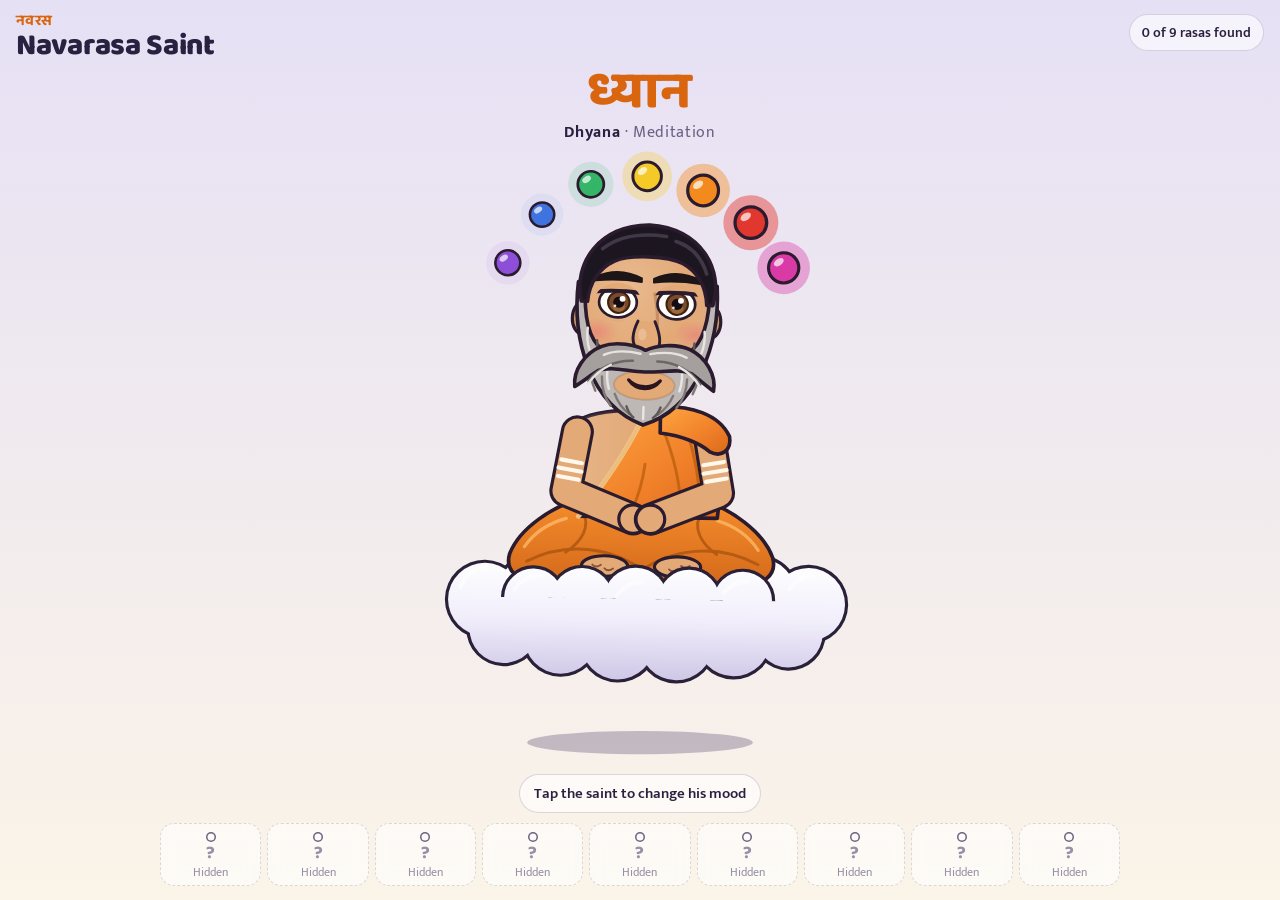
<file: games/navarasa/index.html>
<!doctype html>
<html lang="en">
<meta charset="utf-8">
<meta name="viewport" content="width=device-width, initial-scale=1, viewport-fit=cover">
<title>Navarasa Saint</title>
<meta name="claude:viewport-fit-sides" content="cover">
<script>/* embedded in the portfolio's handheld: ?embed (the light mood skies, UI clear of the pillars and the parked cassette),
   &bg (attract view only: the saint, no UI), &inset=<px> (pillar inner edge from the bay edge) */
(() => { const Q = new URLSearchParams(location.search), h = document.documentElement;
  if (Q.has('embed')) { h.classList.add('embed'); h.dataset.theme = 'light'; } if (Q.has('bg')) h.classList.add('bgonly');
  h.style.setProperty('--ix', (parseFloat(Q.get('inset')) || 0) + 'px'); })();</script>
<link rel="preconnect" href="https://fonts.googleapis.com">
<link rel="preconnect" href="https://fonts.gstatic.com" crossorigin>
<link rel="stylesheet" href="https://fonts.googleapis.com/css2?family=Baloo+2:wght@500;700;800&family=Mukta:wght@400;600&display=swap">
<style>
  /* Layout: full-bleed sky; title and tally on top, the saint's rig in the middle, nine rasa chips along the bottom. */
  :root {
    --ink: #2A2140;
    --muted: #6B6283;
    --saffron: #D9650F;
    --glass: rgba(255, 255, 255, 0.6);
    --line: rgba(42, 33, 64, 0.16);
    --night: #15111F;
    --mix: 100%;
    --mood: #D9650F;
    --display: "Baloo 2", "Kohinoor Devanagari", "Noto Sans Devanagari", system-ui, sans-serif;
    --body: "Mukta", "Kohinoor Devanagari", "Noto Sans Devanagari", system-ui, sans-serif;
    --sky-a: #E6E0F5;
    --sky-b: #FBF4E8;
  }
  @media (prefers-color-scheme: dark) {
    :root:not([data-theme="light"]) {
      --ink: #F2ECFF; --muted: #B5ACCB; --saffron: #FF9A4D;
      --glass: rgba(30, 24, 46, 0.64); --line: rgba(242, 236, 255, 0.18);
      --mix: 30%; color-scheme: dark;
    }
  }
  :root[data-theme="dark"] {
    --ink: #F2ECFF; --muted: #B5ACCB; --saffron: #FF9A4D;
    --glass: rgba(30, 24, 46, 0.64); --line: rgba(242, 236, 255, 0.18);
    --mix: 30%; color-scheme: dark;
  }

  html, body { height: 100%; }
  body { margin: 0; }
  [hidden] { display: none !important; }
  body {
    background: var(--night);
    color: var(--ink);
    font-family: var(--body);
    overflow: hidden;
  }
  .stage {
    position: relative;
    height: 100%;
    overflow: hidden;
    background: linear-gradient(180deg,
      color-mix(in oklab, var(--sky-a) var(--mix), var(--night)),
      color-mix(in oklab, var(--sky-b) var(--mix), var(--night)));
  }
  .ui {
    position: absolute; inset: 0;
    display: flex; flex-direction: column;
    padding-left: max(16px, env(safe-area-inset-left, 0px));
    padding-right: max(16px, env(safe-area-inset-right, 0px));
    padding-block: 14px;
  }
  .top { display: flex; align-items: flex-start; justify-content: space-between; gap: 12px; flex-wrap: wrap; }
  .brand { display: grid; line-height: 1; }
  .brand .deva { font-family: var(--display); font-weight: 700; font-size: 15px; color: var(--saffron); letter-spacing: 0.02em; }
  .brand h1 { margin: 2px 0 0; font-family: var(--display); font-weight: 800; font-size: clamp(22px, 4vw, 30px); letter-spacing: -0.01em; }
  .tally {
    margin: 0; padding: 6px 12px; border-radius: 999px;
    background: var(--glass); border: 1px solid var(--line);
    font-size: 14px; font-weight: 600; font-variant-numeric: tabular-nums;
    backdrop-filter: blur(8px); -webkit-backdrop-filter: blur(8px);
  }

  .mood {
    align-self: center; text-align: center; margin-top: 6px;
    display: grid; gap: 0; line-height: 1;
  }
  .mood .deva { font-family: var(--display); font-weight: 800; font-size: clamp(34px, 7vw, 52px); color: var(--mood); }
  .mood .name { margin-top: 6px; font-size: 16px; font-weight: 600; letter-spacing: 0.04em; }
  .mood .name span { color: var(--muted); font-weight: 400; }
  .mood.swap { animation: moodIn 520ms cubic-bezier(.2, .9, .3, 1.3); }
  @keyframes moodIn { from { transform: translateY(-8px) scale(0.92); opacity: 0.2; } to { transform: none; opacity: 1; } }

  /* The stage button: a focusable region that holds the SVG rig */
  .scene {
    flex: 1; min-height: 0; position: relative; outline: none; border-radius: 18px;
    -webkit-tap-highlight-color: transparent; touch-action: manipulation;
  }
  .scene:focus-visible { box-shadow: 0 0 0 3px var(--saffron); }
  .scene svg { width: 100%; height: 100%; display: block; overflow: visible; }
  #cloud, #saint, #cloudFront { cursor: pointer; }
  .skin { fill: var(--skin); }
  .skinS { fill: var(--skinShade); }

  .hint {
    align-self: center; margin: 0 0 10px; padding: 6px 14px; border-radius: 999px;
    background: var(--glass); border: 1px solid var(--line); font-size: 15px; font-weight: 600;
    backdrop-filter: blur(8px); -webkit-backdrop-filter: blur(8px);
    animation: nudge 2.4s ease-in-out infinite;
  }
  @keyframes nudge { 50% { transform: translateY(-4px); } }
  .toastSlot { position: relative; height: 0; display: flex; justify-content: center; }
  .toast {
    position: absolute; bottom: 8px; margin: 0; padding: 8px 16px; border-radius: 999px; white-space: nowrap;
    background: var(--saffron); color: #fff; font-weight: 600; font-size: 15px;
    box-shadow: 0 4px 14px rgba(0, 0, 0, 0.22); animation: moodIn 520ms cubic-bezier(.2, .9, .3, 1.3);
  }

  .rasas { display: flex; flex-wrap: wrap; justify-content: center; gap: 6px; max-width: 960px; width: 100%; align-self: center; }
  .chip {
    appearance: none; border: 1px solid var(--line); background: var(--glass); color: var(--ink);
    border-radius: 14px; padding: 8px 4px 7px; min-width: 0; min-height: 46px;
    flex: 1 1 0; max-width: 104px;
    display: grid; justify-items: center; align-content: center; gap: 2px;
    font: inherit; cursor: pointer;
    backdrop-filter: blur(8px); -webkit-backdrop-filter: blur(8px);
    transition: transform 160ms ease, border-color 200ms ease;
  }
  .chip:hover:not(:disabled) { transform: translateY(-2px); }
  .chip:focus-visible { outline: 2px solid var(--saffron); outline-offset: 2px; }
  .chip .dot { width: 10px; height: 10px; border-radius: 50%; background: var(--c); box-shadow: 0 0 0 3px color-mix(in oklab, var(--c) 25%, transparent); }
  .chip .d { font-family: var(--display); font-weight: 700; font-size: 18px; line-height: 1.1; }
  .chip .e { font-size: 12px; color: var(--muted); line-height: 1; }
  .chip:disabled { cursor: default; border-style: dashed; }
  .chip:disabled .dot { background: transparent; box-shadow: inset 0 0 0 1.5px var(--muted); }
  .chip:disabled .d, .chip:disabled .e { color: var(--muted); opacity: 0.7; }
  .chip[aria-pressed="true"] { border-color: var(--c); box-shadow: 0 0 0 1px var(--c); }
  .chip.new { animation: found 700ms cubic-bezier(.2, .9, .3, 1.4); }
  @keyframes found { 0% { transform: scale(0.7); } 60% { transform: scale(1.12); } 100% { transform: none; } }

  @media (max-width: 600px) {
    .rasas { gap: 5px; }
    .chip { flex: 0 0 calc((100% - 20px) / 5); max-width: none; }
    .chip .e { display: none; }
  }
  @media (max-height: 520px) {
    .hint { display: none; }
    .mood { position: absolute; left: max(16px, env(safe-area-inset-left, 0px)); top: 62px; text-align: left; align-self: auto; }
    .mood .deva { font-size: 30px; }
    .mood .name { font-size: 14px; }
    .chip { min-height: 38px; padding: 5px 2px; }
    .chip .e, .chip .dot { display: none; }
    .rasas { flex-wrap: nowrap; }
    .chip { flex: 1 1 0; max-width: 104px; }
  }
  @media (prefers-reduced-motion: reduce) {
    .hint, .mood.swap, .chip.new, .toast { animation: none; }
  }
  /* embedded in the portfolio (see the head script) */
  html.embed .ui { padding-left: calc(var(--ix, 0px) + 18px); padding-right: calc(var(--ix, 0px) + 18px); padding-top: 92px; }
  html.bgonly body, html.bgonly .stage { background: transparent; }   /* attract view: the handheld's Navarasa world shows behind the saint */
  html.bgonly .top, html.bgonly .mood, html.bgonly .hint, html.bgonly .toastSlot, html.bgonly .rasas { visibility: hidden; }
</style>

<main class="stage" id="stage">
  <div class="ui">
    <header class="top">
      <div class="brand"><span class="deva">नवरस</span><h1>Navarasa Saint</h1></div>
      <p class="tally" id="tally">0 of 9 rasas found</p>
    </header>
    <div class="mood" id="mood" aria-live="polite">
      <span class="deva" id="moodDeva">ध्यान</span>
      <span class="name"><b id="moodRasa">Dhyana</b> <span id="moodEng">· Meditation</span></span>
    </div>

    <div class="scene" id="sceneBox" tabindex="0" role="button"
         aria-label="The saint meditating on his cloud. Tap, or press Enter or Space, to change his mood.">
<svg id="scene" viewBox="0 0 400 520" preserveAspectRatio="xMidYMid meet" aria-hidden="true">
  <defs>
    <linearGradient id="gCloud" gradientUnits="userSpaceOnUse" x1="0" y1="340" x2="0" y2="442">
      <stop id="gc0" offset="0" stop-color="#fff"/><stop id="gc1" offset=".5" stop-color="#eee"/><stop id="gc2" offset="1" stop-color="#ccc"/>
    </linearGradient>
    <radialGradient id="gCheek"><stop offset="0" stop-color="#EE5577" stop-opacity=".85"/><stop offset="1" stop-color="#EE5577" stop-opacity="0"/></radialGradient>
    <radialGradient id="gFace" cx=".38" cy=".3" r=".85">
      <stop offset="0" stop-color="#fff" stop-opacity=".18"/><stop offset=".55" stop-color="#fff" stop-opacity="0"/><stop offset="1" stop-color="#7A3A1A" stop-opacity=".26"/>
    </radialGradient>
    <linearGradient id="gTorso" x1="0" y1="0" x2="1" y2="0"><stop offset="0" stop-color="#fff" stop-opacity=".14"/><stop offset=".5" stop-color="#fff" stop-opacity="0"/><stop offset="1" stop-color="#5A2A10" stop-opacity=".22"/></linearGradient>
    <linearGradient id="gRobe" x1="0" y1="0" x2="1" y2="1"><stop offset="0" stop-color="#FFA640"/><stop offset=".6" stop-color="#F0802A"/><stop offset="1" stop-color="#D96A18"/></linearGradient>
    <linearGradient id="gDhoti" x1="0" y1="0" x2="0" y2="1"><stop offset="0" stop-color="#F58C2C"/><stop offset="1" stop-color="#D4691A"/></linearGradient>
    <linearGradient id="gGold" x1="0" y1="0" x2="0" y2="1"><stop offset="0" stop-color="#FFE27A"/><stop offset="1" stop-color="#D9971A"/></linearGradient>
    <radialGradient id="gSunset"><stop offset="0" stop-color="#FFF0B0"/><stop offset=".55" stop-color="#FFB98A"/><stop offset="1" stop-color="#FF8DB0"/></radialGradient>
    <radialGradient id="gSunGlow"><stop offset=".35" stop-color="#FFC39A" stop-opacity=".75"/><stop offset="1" stop-color="#FF9DB8" stop-opacity="0"/></radialGradient>
    <radialGradient id="gHaloGlow"><stop offset=".25" stop-color="#FFE9A0" stop-opacity=".9"/><stop offset="1" stop-color="#FFE9A0" stop-opacity="0"/></radialGradient>
    <clipPath id="cpEye"><ellipse rx="15.5" ry="12.5"/></clipPath>
    <clipPath id="cpLid"><ellipse rx="19.5" ry="16"/></clipPath>
    <clipPath id="cpMouth"><path id="mouthClip" d=""/></clipPath>
    <path id="heart" d="M0,6 C-11,-3 -11,-12 -4,-13 C-1,-13 0,-10 0,-9 C0,-10 1,-13 4,-13 C11,-12 11,-3 0,6Z"/>
    <path id="spark" d="M0,-11 Q1.6,-1.6 11,0 Q1.6,1.6 0,11 Q-1.6,1.6 -11,0 Q-1.6,-1.6 0,-11Z"/>
  </defs>

  <!-- mood effects, behind everything -->
  <g id="fxBack" pointer-events="none">
    <g id="sunsetFx"><circle cx="200" cy="250" r="165" fill="url(#gSunGlow)"/><circle cx="200" cy="250" r="96" fill="url(#gSunset)" stroke="#2A1B2E" stroke-width="3"/></g>
    <g id="haloFx"><circle cx="200" cy="150" r="150" fill="url(#gHaloGlow)"/><g id="haloRings" fill="none" stroke="#F2C23C" stroke-linecap="round"></g></g>
    <g id="powerFx"><g id="powerRays"></g></g>
    <g id="sunFx"><g transform="translate(46 50)"><g id="sunRays"></g><circle r="22" fill="#FFD23F" stroke="#2A1B2E" stroke-width="3"/><circle cx="-6" cy="-7" r="6" fill="#FFF3A8" opacity=".8"/></g>
      <g id="rainbow" fill="none" stroke-width="8"></g></g>
    <g id="windFx" fill="none" stroke="#7B84AA" stroke-width="3.6" stroke-linecap="round"></g>
    <g id="smokeFx"></g>
    <g id="boltFx"></g>
    <g id="rainFx"></g>
  </g>

  <ellipse id="shadow" cx="200" cy="494" rx="98" ry="10" fill="#28184A" opacity=".28" pointer-events="none"/>

  <g id="squash"><g id="float"><g id="rig">

    <!-- CLOUD -->
    <g id="cloud">
      <g id="cloudArms"></g>
      <g id="cloudBack"></g>
    </g>

    <!-- SAINT -->
    <g id="saint">
      <g id="body">
        <path id="neck" class="skinS" d="M183,196 L183,224 C190,231 210,231 217,224 L217,196Z" stroke="#2A1B2E" stroke-width="3" stroke-linejoin="round"/>
        <path id="torso" class="skin" d="M148,226 C138,238 137,266 145,304 L255,304 C263,266 262,238 252,226 C234,214 166,214 148,226Z" stroke="#2A1B2E" stroke-width="3" stroke-linejoin="round"/>
        <path d="M148,226 C138,238 137,266 145,304 L255,304 C263,266 262,238 252,226 C234,214 166,214 148,226Z" fill="url(#gTorso)"/>
        <path d="M196,236 C198,252 197,266 199,280" stroke="#B87848" stroke-width="2.4" fill="none" stroke-linecap="round" opacity=".55"/>
        <path id="legs" d="M148,292 C128,298 100,316 92,338 C88,352 99,362 120,362 L280,362 C301,362 312,352 308,338 C300,316 272,298 252,292 C230,300 170,300 148,292Z" fill="url(#gDhoti)" stroke="#2A1B2E" stroke-width="3" stroke-linejoin="round"/>
        <g fill="none" stroke="#A8520E" stroke-width="2.4" stroke-linecap="round" opacity=".75">
          <path d="M106,344 C140,326 178,332 204,352"/><path d="M296,344 C262,326 224,332 198,352"/>
          <path d="M150,300 C160,314 150,328 138,336"/><path d="M250,300 C240,314 250,328 262,336"/>
        </g>
        <g fill="none" stroke="#FFC070" stroke-width="2.6" stroke-linecap="round" opacity=".7"><path d="M104,332 C112,320 124,312 138,308"/><path d="M296,332 C288,320 276,312 262,308"/></g>
        <ellipse cx="170" cy="347" rx="19" ry="8.5" class="skin" stroke="#2A1B2E" stroke-width="2.6"/>
        <ellipse cx="230" cy="347" rx="19" ry="8.5" class="skin" stroke="#2A1B2E" stroke-width="2.6"/>
        <path d="M160,346 q3,3 7,0 M170,349 q3,3 7,0 M223,349 q3,3 7,0 M233,346 q3,3 7,0" stroke="#8B5430" stroke-width="1.6" fill="none" stroke-linecap="round"/>
        <!-- robe: saffron cloth across the chest from the left shoulder -->
        <path id="robe" d="M203,216 L246,222 C262,230 268,246 266,264 L262,306 L148,306 C168,280 190,246 203,216Z" fill="url(#gRobe)" stroke="#2A1B2E" stroke-width="3" stroke-linejoin="round"/>
        <g fill="none" stroke="#B85A0A" stroke-width="2.4" stroke-linecap="round" opacity=".7">
          <path d="M216,232 C226,256 232,282 232,304"/><path d="M236,234 C244,258 248,282 248,304"/><path d="M202,262 C200,278 196,292 190,304"/>
        </g>
        <path d="M203,216 C190,246 168,280 148,306" fill="none" stroke="#FFD08A" stroke-width="4" stroke-linecap="round" opacity=".9"/>
      </g>
      <g id="arms"></g>
      <path id="shoulderCap" d="M214,214 C238,213 262,219 271,238 C273,249 265,256 255,251 C247,244 232,238 214,236Z" fill="url(#gRobe)" stroke="#2A1B2E" stroke-width="3" stroke-linejoin="round"/>
      <g id="garland"></g>

      <!-- HEAD -->
      <g id="head">
        <g id="ears" stroke="#2A1B2E" stroke-width="2.6">
          <ellipse cx="147" cy="142" rx="8" ry="13" class="skinS"/><ellipse cx="253" cy="142" rx="8" ry="13" class="skinS"/>
        </g>
        <path id="face" class="skin" d="M200,76 C235,76 254,104 254,138 C254,176 232,204 200,204 C168,204 146,176 146,138 C146,104 165,76 200,76Z" stroke="#2A1B2E" stroke-width="3" stroke-linejoin="round"/>
        <path d="M200,76 C235,76 254,104 254,138 C254,176 232,204 200,204 C168,204 146,176 146,138 C146,104 165,76 200,76Z" fill="url(#gFace)"/>
        <g id="cheeks"><ellipse id="cheekL" cx="160" cy="153" rx="17" ry="12" fill="url(#gCheek)"/><ellipse id="cheekR" cx="240" cy="153" rx="17" ry="12" fill="url(#gCheek)"/></g>
        <g id="nose">
          <path d="M206,120 C209,134 210,146 208,154" fill="none" stroke="#9A5E36" stroke-width="2.6" stroke-linecap="round" opacity=".4"/>
          <path d="M193,143 C189,152 188,160 192,165 C196,170 206,170 210,165 C213,160 211,152 207,143" class="skin" stroke="#2A1B2E" stroke-width="2.4" stroke-linecap="round" stroke-linejoin="round"/>
          <ellipse cx="197" cy="154" rx="3.4" ry="5" fill="#fff" opacity=".22"/>
          <path d="M194,166 q2,2 4,0 M203,166 q2,2 4,0" fill="none" stroke="#2A1B2E" stroke-width="1.8" stroke-linecap="round"/>
        </g>
        <g id="eyeL"></g><g id="eyeR"></g>
        <g id="browL"><path id="browLp" fill="#1E1517" stroke="#1E1517" stroke-width="1.6" stroke-linejoin="round"/></g>
        <g id="browR"><path id="browRp" fill="#1E1517" stroke="#1E1517" stroke-width="1.6" stroke-linejoin="round"/></g>
        <!-- beard: grey, joined to the sideburns, with the mouth patch left bare -->
        <g id="beard">
          <path d="M143,112 C139,160 156,214 200,229 C244,214 261,160 257,112 L251,112 C252,142 247,160 235,168 C222,173 178,173 165,168 C153,160 148,142 149,112Z" fill="#BDB8B6" stroke="#2A1B2E" stroke-width="3" stroke-linejoin="round"/>
          <g fill="none" stroke-linecap="round" stroke-width="2">
            <path d="M156,176 q-2,14 4,26 M165,190 q0,14 8,24 M176,204 q4,10 12,16 M244,176 q2,14 -4,26 M235,190 q0,14 -8,24 M224,204 q-4,10 -12,16" stroke="#7E7876"/>
            <path d="M152,150 q-1,10 2,18 M248,150 q1,10 -2,18 M170,180 q-2,10 1,20 M230,180 q2,10 -1,20 M200,214 q0,6 0,10" stroke="#E8E5E2"/>
            <path d="M160,160 q1,6 -1,12 M240,160 q-1,6 1,12 M186,214 q2,6 6,9 M214,214 q-2,6 -6,9" stroke="#5E5856"/>
          </g>
        </g>
        <ellipse id="mouthPatch" cx="200" cy="196" rx="25" ry="12" class="skin" stroke="#A9825C" stroke-opacity=".45" stroke-width="1.6"/>
        <g id="mouth" transform="translate(200 194)">
          <path id="mouthFill" fill="#6B1F2A"/>
          <g clip-path="url(#cpMouth)">
            <rect id="teeth" x="-40" y="-8" width="80" height="0" fill="#FFFDF6"/>
            <g id="gritLines" stroke="#B9B0A4" stroke-width="1.6" opacity="0"><path d="M-12,-30V40M-6,-30V40M0,-30V40M6,-30V40M12,-30V40"/><path d="M-30,3H30"/></g>
            <ellipse id="tongueIn" cx="0" cy="12" rx="10" ry="6.5" fill="#E8707E" opacity="0"/>
          </g>
          <path id="mouthLine" fill="none" stroke="#2A1420" stroke-width="2.7" stroke-linejoin="round" stroke-linecap="round"/>
          <g id="tongueOut"><path d="M-8.5,-2 L-8.5,9 Q-8.5,21 0,21 Q8.5,21 8.5,9 L8.5,-2Z" fill="#EE7A88" stroke="#2A1420" stroke-width="2.4" stroke-linejoin="round"/><path d="M0,3 V13" stroke="#B94A5C" stroke-width="2" stroke-linecap="round"/></g>
        </g>
        <g id="moustache">
          <path d="M200,167 C192,163 176,160 164,165 C150,171 141,186 143,199 C149,195 156,189 162,185 C172,181 186,185 200,185 C214,185 228,181 238,185 C244,189 251,195 257,199 C259,186 250,171 236,165 C224,160 208,163 200,167Z" fill="#A5A09E" stroke="#2A1B2E" stroke-width="3" stroke-linejoin="round"/>
          <g fill="none" stroke-linecap="round" stroke-width="2">
            <path d="M196,170 C186,168 174,168 166,172 M204,170 C214,168 226,168 234,172" stroke="#E6E3E0"/>
            <path d="M190,176 C176,176 162,182 154,194 M210,176 C224,176 238,182 246,194" stroke="#6C6664"/>
            <path d="M172,180 C164,184 158,190 154,196 M228,180 C236,184 242,190 246,196" stroke="#E6E3E0"/>
          </g>
        </g>
        <g id="hair">
          <path d="M146,128 C138,98 158,64 200,63 C242,64 262,98 254,128 L249,128 C248,112 240,100 228,94 C216,88 184,88 172,94 C160,100 152,112 151,128Z" fill="#1C1620" stroke="#2A1B2E" stroke-width="3" stroke-linejoin="round"/>
          <path d="M162,84 C176,72 196,70 214,72 M222,76 C236,80 244,90 248,102" fill="none" stroke="#4A4052" stroke-width="3" stroke-linecap="round" opacity=".8"/>
        </g>
        <g id="faceFx">
          <g id="tearL" opacity="0"><path d="M170,142 C164,156 161,172 166,190" fill="none" stroke="#8FD0F7" stroke-width="3.6" stroke-linecap="round" opacity=".6"/></g>
          <g id="tearR" opacity="0"><path d="M230,142 C236,156 239,172 234,190" fill="none" stroke="#8FD0F7" stroke-width="3.6" stroke-linecap="round" opacity=".6"/></g>
          <g id="tearDrops"></g>
          <path id="sweat" d="M0,-9 C5,-2 7,2 0,7 C-7,2 -5,-2 0,-9Z" fill="#A9DEF8" stroke="#2A1B2E" stroke-width="1.8" opacity="0"/>
          <g id="vein" opacity="0" fill="none" stroke="#E0352B" stroke-width="3.6" stroke-linecap="round"><path d="M-10,-3 Q-3,-3 -3,-10 M10,-3 Q3,-3 3,-10 M-10,3 Q-3,3 -3,10 M10,3 Q3,3 3,10"/></g>
        </g>
        <g id="crown" opacity="0">
          <path d="M163,82 L158,54 L180,68 L200,46 L220,68 L242,54 L237,82 Z" fill="url(#gGold)" stroke="#2A1B2E" stroke-width="3" stroke-linejoin="round"/>
          <path d="M163,76 Q200,86 237,76" fill="none" stroke="#B7770F" stroke-width="2.6" stroke-linecap="round"/>
          <circle cx="158" cy="54" r="3.8" fill="#fff" stroke="#2A1B2E" stroke-width="1.8"/><circle cx="200" cy="46" r="4" fill="#fff" stroke="#2A1B2E" stroke-width="1.8"/><circle cx="242" cy="54" r="3.8" fill="#fff" stroke="#2A1B2E" stroke-width="1.8"/>
          <path d="M200,60 L208,68 L200,78 L192,68Z" fill="#D81E3A" stroke="#2A1B2E" stroke-width="2.2" stroke-linejoin="round"/><path d="M196,66 L200,63 L202,67Z" fill="#fff" opacity=".7"/>
        </g>
      </g>
      <g id="cloudFront"></g>
    </g>

    <g id="orbs" pointer-events="none"></g>
  </g></g></g>

  <!-- mood effects, in front -->
  <g id="fxFront" pointer-events="none">
    <g id="sparkFx"></g>
    <g id="leafFx"></g>
    <g id="heartFx"></g>
    <g id="puffFx"></g>
    <g id="confettiFx"></g>
  </g>
</svg>
    </div>

    <p class="hint" id="hint">Tap the saint to change his mood</p>
    <div class="toastSlot"><p class="toast" id="toast" role="status" hidden>All nine rasas found</p></div>
    <nav class="rasas" id="rasas" aria-label="The nine rasas"></nav>
  </div>
</main>

<script>
(() => {
"use strict";
const NS = "http://www.w3.org/2000/svg";
const $ = id => document.getElementById(id);
const clamp = (v, a, b) => Math.min(b, Math.max(a, v));
const lerp = (a, b, t) => a + (b - a) * t;
const n2 = v => Math.round(v * 100) / 100;
const reduceQ = matchMedia("(prefers-reduced-motion: reduce)");
let reduce = reduceQ.matches;
reduceQ.addEventListener?.("change", e => { reduce = e.matches; });

// The nine rasas of Indian aesthetics (names, colours and rules shared with the 3D version)
const MOODS = [
  { id: "angry",   rasa: "Raudra",    deva: "रौद्र",   eng: "Anger",   color: "#D9493A" },
  { id: "sad",     rasa: "Karuna",    deva: "करुण",   eng: "Sorrow",  color: "#3F7FC4" },
  { id: "happy",   rasa: "Hasya",     deva: "हास्य",   eng: "Joy",     color: "#E5A10F" },
  { id: "fear",    rasa: "Bhayanaka", deva: "भयानक",  eng: "Fear",    color: "#6E7C99" },
  { id: "strong",  rasa: "Veera",     deva: "वीर",     eng: "Courage", color: "#E0700F" },
  { id: "wonder",  rasa: "Adbhuta",   deva: "अद्भुत",  eng: "Wonder",  color: "#7E62D8" },
  { id: "disgust", rasa: "Bibhatsa",  deva: "बीभत्स",  eng: "Disgust", color: "#7F8E45" },
  { id: "love",    rasa: "Shringara", deva: "शृंगार",  eng: "Love",    color: "#D9467A" },
  { id: "peace",   rasa: "Shanta",    deva: "शान्त",   eng: "Peace",   color: "#C49A1E" },
];
const IDLE = { id: "idle", rasa: "Dhyana", deva: "ध्यान", eng: "Meditation", color: "var(--saffron)" };
const BY_ID = Object.fromEntries([IDLE, ...MOODS].map(m => [m.id, m]));
const RETURN_TO_IDLE_MS = 6500;

/* ---------------------------------------------------------------------------
   MOODS AS DATA. BASE is the calm Dhyana face; each mood overrides a few numbers.
   Brows: browY centre line, browTilt inner-end drop (negative = worried), browArch bow, browIn shift to nose.
   Eyes (eye space, inner corner +x): ulM/ulB/ulT = upper lid middle / bow / tilt; llM/llB = lower lid.
   Mouth: mw half-width, mcy corner height, muy/mly upper/lower edge control, mk roundness,
          teeth / grit / tongueIn / tongueOut amounts.
   Arms: a1/a2 upper arm and forearm angles. Effects: storm, rain, sun, wind, power, spark, smoke, love, halo, cArms.
--------------------------------------------------------------------------- */
const BASE = {
  browY: 109, browTilt: 0, browArch: 3, browIn: 0, browThick: 5,
  ulM: -9.5, ulB: 1.5, ulT: 0, llM: 15, llB: 0,
  iris: 1, pupil: 1, catch: 1, gazeX: 0, gazeY: 0, blink: 1,
  mw: 13, mcy: -2, muy: 5, mly: 7, mk: 0.5, teeth: 0, grit: 0, tongueIn: 0, tongueOut: 0, mouY: 0,
  cheek: 0.4, cheekR: 1, skin: "#E3A976", tears: 0, sweat: 0, vein: 0,
  headTilt: 0, headY: 0,
  shake: 0, tremble: 0, bounce: 0, bob: 1, breath: 1,
  a1: 80, a2: 158, bicep: 0,
  crown: 0, garland: 0,
  storm: 0, rain: 0, sun: 0, wind: 0, power: 0, spark: 0, smoke: 0, love: 0, halo: 0, cArms: 0,
  cTop: "#FFFFFF", cMid: "#F1EEFB", cBot: "#CDC6E6",
  sky0: "#E6E0F5", sky1: "#FBF4E8",
};
const PRESETS = {
  idle: {},
  angry: {
    browY: 111, browTilt: 9.5, browArch: -1, browIn: 5, browThick: 6.5,
    ulM: -3, ulB: 0, ulT: 6.5, llM: 10, iris: 0.92, pupil: 0.9, catch: 0.7,
    mw: 19, mcy: -1, muy: -7, mly: 9, mk: 1.15, teeth: 1.8, grit: 1, mouY: 2,
    cheek: 0.15, skin: "#E4705A", vein: 1, shake: 1, headY: 1, bob: 0.5,
    cTop: "#7C7893", cMid: "#524E69", cBot: "#2F2B44", storm: 1,
    sky0: "#B4B0C2", sky1: "#E4E0EA",
  },
  sad: {
    browY: 108, browTilt: -9, browArch: 1, browIn: -1,
    ulM: -4, ulB: 2, ulT: -6, llM: 12, iris: 1.05, pupil: 1.15, catch: 1.2, gazeY: 1.8,
    mw: 13, mcy: 3, muy: -3.5, mly: -1.5, cheek: 0.2, tears: 1, headTilt: 4, headY: 3, bob: 0.7,
    cTop: "#B6C4DA", cMid: "#8699B6", cBot: "#5D7294", rain: 1,
    sky0: "#BCC7D8", sky1: "#E8ECF2",
  },
  happy: {
    browY: 103, browTilt: -2, browArch: 4.5,
    ulM: -2, ulB: 5, ulT: 0, llM: -3, llB: 5.5, blink: 0,
    mw: 23, mcy: -5, muy: 2, mly: 26, mk: 0.55, teeth: 1, tongueIn: 1, mouY: -4,
    cheek: 0.8, cheekR: 1.3, headTilt: -5, headY: -1, bounce: 1, bob: 1.3,
    cTop: "#FFFFFF", cMid: "#FFFFFF", cBot: "#DCE8F8", sun: 1,
    sky0: "#FFE2A3", sky1: "#FFF6E4",
  },
  fear: {
    browY: 97, browTilt: -5, browArch: 6,
    ulM: -17, ulT: -2, llM: 18, iris: 0.78, pupil: 0.55, catch: 0.6,
    mw: 12, mcy: 4, muy: -9, mly: 24, mk: 1.3, tongueIn: 0.5, mouY: 3,
    cheek: 0.05, skin: "#EBD2B4", sweat: 1, tremble: 1, headY: 2, bob: 0.5,
    cTop: "#D0D0DA", cMid: "#A9A9BA", cBot: "#7F7F95", wind: 1,
    sky0: "#CAC7DC", sky1: "#ECE9F2",
  },
  strong: {
    browY: 110, browTilt: 7, browArch: 0, browIn: 3, browThick: 6.5,
    ulM: -6, ulT: 4, llM: 13,
    mw: 21, mcy: -3, muy: 1, mly: 19, mk: 0.6, teeth: 1, tongueIn: 0.4, mouY: -2,
    cheek: 0.55, headY: -1, bob: 0.7, a1: -8, a2: -99, bicep: 1,
    cTop: "#D3D3DC", cMid: "#B0B0BF", cBot: "#868699", power: 1, cArms: 1,
    sky0: "#FFD98E", sky1: "#FBF2E0",
  },
  wonder: {
    browY: 98, browTilt: -1, browArch: 6,
    ulM: -17, ulT: -1, llM: 17, iris: 1.1, pupil: 1.5, catch: 1.4, gazeY: -1.8,
    mw: 16, mcy: -4, muy: 3, mly: 21, mk: 0.65, teeth: 0.6, tongueIn: 0.7, mouY: -2,
    cheek: 0.5, headTilt: 2, bob: 1.2,
    cTop: "#EADFFF", cMid: "#CBB9F6", cBot: "#9E88DA", spark: 1,
    sky0: "#D2C8FA", sky1: "#F1EDFD",
  },
  disgust: {
    browY: 111, browTilt: 7, browArch: -2.5, browIn: 7, browThick: 6.5,
    ulM: 1, ulB: 2.5, ulT: 4, llM: 5, llB: 2.5, iris: 0.85, pupil: 0.8,
    mw: 15, mcy: 4, muy: 1, mly: 11, tongueOut: 1, mouY: -3,
    cheek: 0.1, skin: "#C9BF7C", headTilt: -6, headY: 1, bob: 0.8,
    cTop: "#A89F92", cMid: "#8A8073", cBot: "#625A50", smoke: 1,
    sky0: "#CFCCC2", sky1: "#EDEBE5",
  },
  love: {
    browY: 105, browTilt: -3, browArch: 4,
    ulM: -8, ulB: 1.5, ulT: -2, llM: 14, iris: 1.2, pupil: 1.6, catch: 1.7,
    mw: 15, mcy: -4, muy: 7, mly: 12, mouY: -1,
    cheek: 1, cheekR: 1.35, crown: 1, garland: 1, love: 1, headTilt: 5, bob: 1.1,
    cTop: "#FFE3C6", cMid: "#FFBDB2", cBot: "#FF94B0",
    sky0: "#FFCAD8", sky1: "#FFEFE4",
  },
  peace: {
    browY: 107, browTilt: -2, browArch: 3.5,
    ulM: 4, ulB: -4.5, llM: 3.5, llB: -4.5, blink: 0,
    mw: 15, mcy: -3, muy: 6, mly: 8, cheek: 0.5, halo: 1, bob: 0.8, breath: 0.8,
    cTop: "#FFFFFF", cMid: "#FBF8F0", cBot: "#E6DFD0",
    sky0: "#FFEFC2", sky1: "#FBF8EE",
  },
};
const hex = h => [1, 3, 5].map(i => parseInt(h.slice(i, i + 2), 16));
const COLOR_KEYS = ["skin", "cTop", "cMid", "cBot", "sky0", "sky1"];
const PRE = {};
for (const id in PRESETS) {
  const o = { ...BASE, ...PRESETS[id] };
  for (const k of COLOR_KEYS) o[k] = hex(o[k]);
  PRE[id] = o;
}
const S = structuredClone(PRE.idle);          // live, tweened state
let target = "idle";
const rgb = (a, m = 1) => `rgb(${a.map(v => Math.round(clamp(v * m, 0, 255))).join(",")})`;
function tween(dt) {
  const k = 1 - Math.exp(-dt * (reduce ? 22 : 6));
  const T = PRE[target];
  for (const key in S) {
    const a = S[key], b = T[key];
    if (Array.isArray(a)) for (let i = 0; i < 3; i++) a[i] += (b[i] - a[i]) * k;
    else S[key] = a + (b - a) * k;
  }
}

/* ----------------------------- building the rig ----------------------------- */
const el = (tag, attrs = {}, parent) => {
  const e = document.createElementNS(NS, tag);
  for (const k in attrs) e.setAttribute(k, attrs[k]);
  parent?.appendChild(e);
  return e;
};
const html = (parent, markup) => { parent.innerHTML = markup; return parent; };

// Eyes: white, iris, pupil, catchlight, lower lid, upper lid (right eye is the left one mirrored)
function eyeMarkup(s) {
  const cx = 3 * s;
  return `
  <g clip-path="url(#cpEye)">
    <ellipse class="white" rx="16" ry="13" fill="#FFFDF7"/>
    <g class="gaze">
      <g class="irisG"><circle r="8.8" fill="#7B4A2A"/><circle cy="3.2" r="5.2" fill="#A8703F" opacity=".75"/><circle r="8.8" fill="none" stroke="#3E2314" stroke-width="1.7"/></g>
      <circle class="pupil" r="4.6" fill="#140C10"/>
      <g class="catch"><circle cx="${cx}" cy="-3" r="2.4" fill="#fff"/><circle cx="${-cx}" cy="3" r="1.1" fill="#fff" opacity=".85"/></g>
    </g>
  </g>
  <ellipse rx="15.5" ry="12.5" fill="none" stroke="#2A1B2E" stroke-width="2.2"/>
  <g clip-path="url(#cpLid)">
    <path class="lowerLid skin"/><path class="upperLid skin"/>
    <path class="lowerLine" fill="none" stroke="#2A1B2E" stroke-width="2.2" stroke-linecap="round"/>
    <path class="upperLine" fill="none" stroke="#2A1B2E" stroke-width="3.4" stroke-linecap="round"/>
  </g>`;
}
const eyes = [["eyeL", 176, 1], ["eyeR", 224, -1]].map(([id, x, s]) => {
  const g = $(id);
  g.setAttribute("transform", s > 0 ? `translate(${x} 128)` : `translate(${x} 128) scale(-1 1)`);
  g.innerHTML = eyeMarkup(s);
  const q = c => g.querySelector("." + c);
  return { s, gaze: q("gaze"), iris: q("irisG"), pupil: q("pupil"), catchL: q("catch"),
           up: q("upperLid"), low: q("lowerLid"), upL: q("upperLine"), lowL: q("lowerLine") };
});
const brows = [["browL", "browLp", 176, 1], ["browR", "browRp", 224, -1]].map(([gid, pid, x, s]) => ({ g: $(gid), p: $(pid), x, s }));

// Chakra orbs: purple, blue, green, yellow, orange, red, magenta (left to right)
const ORB_COLORS = ["#8E4FD8", "#3E73E0", "#34B567", "#F5C928", "#F28A1E", "#E0372F", "#D93AA6"];
const orbs = ORB_COLORS.map((c, i) => {
  const g = el("g", {}, $("orbs"));
  g.innerHTML = `<circle class="glow" r="20" fill="${c}" opacity=".28"/><circle r="11.5" fill="${c}" stroke="#2A1B2E" stroke-width="2.4"/><ellipse cx="-3.8" cy="-4.2" rx="4.2" ry="2.6" fill="#fff" opacity=".7" transform="rotate(-35 -3.8 -4.2)"/>`;
  const a = (-155 + i * (130 / 6)) * Math.PI / 180;
  return { g, glow: g.firstChild, x: 200 + 125 * Math.cos(a), y: 152 + 125 * Math.sin(a) };
});

// Cloud: lumps drawn twice (outline, then fill) so the silhouette has one clean outline
const CLOUD = [
  [72, 376, 30], [116, 372, 34], [161, 374, 36], [206, 375, 37], [251, 374, 36], [295, 372, 34], [338, 376, 30],
  [88, 400, 28], [135, 406, 30], [182, 410, 30], [230, 410, 30], [277, 406, 30], [322, 400, 28],
];
const FRONT = [[112, 374, 24], [152, 374, 25], [196, 374, 26], [240, 374, 25], [284, 374, 24]];
const lumps = (list, grow) => list.map(([x, y, r]) => `<circle cx="${x}" cy="${y}" r="${r + grow}"/>`).join("");
html($("cloudBack"), `<g fill="#2A2038">${lumps(CLOUD, 2.6)}</g><g fill="url(#gCloud)">${lumps(CLOUD, 0)}</g>
  <g fill="none" stroke="#fff" stroke-width="3.4" stroke-linecap="round" opacity=".55">
    <path d="M52,366 q6,-14 20,-17"/><path d="M96,358 q10,-12 26,-12"/><path d="M142,356 q10,-10 24,-10"/><path d="M184,356 q10,-10 26,-9"/><path d="M232,357 q10,-9 24,-8"/><path d="M276,356 q8,-10 22,-10"/><path d="M322,364 q6,-10 18,-12"/>
  </g>`);
const half = r => `M${r[0] - r[2]},${r[1]}A${r[2]},${r[2]} 0 0 1 ${r[0] + r[2]},${r[1]}`;
html($("cloudFront"), `<g fill="none" stroke="#2A2038" stroke-width="5.2">${FRONT.map(r => `<path d="${half(r)}"/>`).join("")}</g><g fill="url(#gCloud)">${FRONT.map(r => `<path d="${half(r)}Z"/>`).join("")}</g>
  <g fill="none" stroke="#fff" stroke-width="3.2" stroke-linecap="round" opacity=".5"><path d="M96,368 q8,-12 22,-12"/><path d="M180,372 q8,-12 22,-12"/><path d="M268,368 q8,-10 20,-10"/></g>`);

// Limbs (the saint's arms and the cloud's arms share one FK rig)
function limbMarkup(id, o) {
  const stripes = o.stripes ? `<g class="stripes" stroke="#FFF8EC" stroke-width="3.4" stroke-linecap="round"><path/><path/><path/></g>` : "";
  return `<g id="${id}">
    <path class="o" fill="none" stroke="#2A1B2E" stroke-width="${o.w + 5.2}" stroke-linecap="round" stroke-linejoin="round"/>
    <ellipse class="bo" fill="#2A1B2E" rx="0" ry="0"/>
    <path class="s" fill="none" style="stroke:${o.fill}" stroke-width="${o.w}" stroke-linecap="round" stroke-linejoin="round"/>
    <ellipse class="bs" style="fill:${o.fill}" rx="0" ry="0"/>
    <path class="bc" fill="none" stroke="#2A1B2E" stroke-width="2" stroke-linecap="round" opacity=".5"/>
    ${stripes}
    <g class="hand"><circle class="ho" fill="#2A1B2E"/><circle class="hs" style="fill:${o.fill}"/><path class="hf" fill="none" stroke="#2A1B2E" stroke-width="1.8" stroke-linecap="round" opacity=".55"/></g>
  </g>`;
}
html($("arms"), limbMarkup("armL", { w: 22, fill: "var(--skin)", stripes: true }) + limbMarkup("armR", { w: 22, fill: "var(--skin)", stripes: true }));
html($("cloudArms"), limbMarkup("cArmL", { w: 34, fill: "var(--cmid)" }) + limbMarkup("cArmR", { w: 34, fill: "var(--cmid)" }));
const limb = id => { const g = $(id), q = c => g.querySelector("." + c);
  return { g, o: q("o"), s: q("s"), bo: q("bo"), bs: q("bs"), bc: q("bc"), hand: q("hand"), ho: q("ho"), hs: q("hs"), hf: q("hf"), stripes: [...g.querySelectorAll(".stripes path")] }; };
const armL = limb("armL"), armR = limb("armR"), cArmL = limb("cArmL"), cArmR = limb("cArmR");

function setLimb(L, sx, sy, side, a1, a2, l1, l2, bic, handR) {
  const r1 = a1 * Math.PI / 180, r2 = a2 * Math.PI / 180;
  const ux = side * Math.cos(r1), uy = Math.sin(r1);
  const ex = sx + ux * l1, ey = sy + uy * l1;
  const hx = ex + side * Math.cos(r2) * l2, hy = ey + Math.sin(r2) * l2;
  const d = `M${n2(sx)},${n2(sy)}L${n2(ex)},${n2(ey)}L${n2(hx)},${n2(hy)}`;
  L.o.setAttribute("d", d); L.s.setAttribute("d", d);
  L.ho.setAttribute("cx", n2(hx)); L.ho.setAttribute("cy", n2(hy)); L.ho.setAttribute("r", n2(handR + 2.6));
  L.hs.setAttribute("cx", n2(hx)); L.hs.setAttribute("cy", n2(hy)); L.hs.setAttribute("r", n2(handR));
  L.hf.setAttribute("d", `M${n2(hx - 4)},${n2(hy - 4)}q4,5 8,0M${n2(hx - 4)},${n2(hy + 1)}q4,5 8,0`);
  L.hf.style.opacity = L.stripes.length ? clamp(bic, 0, 1) * 0.55 : 0;
  // bicep bulge, drawn as a bump on the upper side of the upper arm
  const ang = Math.atan2(uy, ux) * 180 / Math.PI;
  const mx = sx + ux * l1 * 0.55 + side * uy * 9 * bic, my = sy + uy * l1 * 0.55 - side * ux * 9 * bic;
  for (const [e, grow] of [[L.bs, 0], [L.bo, 2.6]]) {
    e.setAttribute("rx", n2(Math.max(0, 15 * bic + grow * (bic > 0.02 ? 1 : 0))));
    e.setAttribute("ry", n2(Math.max(0, 11 * bic + grow * (bic > 0.02 ? 1 : 0))));
    e.setAttribute("cx", n2(mx)); e.setAttribute("cy", n2(my));
    e.setAttribute("transform", `rotate(${n2(ang)} ${n2(mx)} ${n2(my)})`);
  }
  L.bc.setAttribute("d", bic > 0.02 ? `M${n2(mx - 6)},${n2(my + 7 * bic)}q6,3 12,0` : "");
  L.bc.setAttribute("transform", `rotate(${n2(ang)} ${n2(mx)} ${n2(my)})`);
  if (L.stripes.length) {
    const len = Math.hypot(ex - sx, ey - sy) || 1, px = -(ey - sy) / len, py = (ex - sx) / len;
    [0.5, 0.64, 0.78].forEach((t, i) => {
      const cx = sx + (ex - sx) * t, cy = sy + (ey - sy) * t, h = i === 1 ? 9.6 : 8.6;
      L.stripes[i].setAttribute("d", `M${n2(cx - px * h)},${n2(cy - py * h)}L${n2(cx + px * h)},${n2(cy + py * h)}`);
    });
  }
}

// Garland of jasmine and roses, draped from the shoulders
(() => {
  const P0 = [146, 226], C = [200, 314], P2 = [254, 226], N = 13;
  const at = t => [(1 - t) ** 2 * P0[0] + 2 * (1 - t) * t * C[0] + t * t * P2[0], (1 - t) ** 2 * P0[1] + 2 * (1 - t) * t * C[1] + t * t * P2[1]];
  let m = `<path d="M${P0}Q${C} ${P2}" fill="none" stroke="#2A1B2E" stroke-width="8.4" stroke-linecap="round"/><path d="M${P0}Q${C} ${P2}" fill="none" stroke="#3E8A3E" stroke-width="5" stroke-linecap="round"/>`;
  for (let i = 0; i <= N; i++) {
    const [x, y] = at(i / N);
    if (i % 2 === 0) {
      let petals = "";
      for (let k = 0; k < 5; k++) petals += `<ellipse cx="0" cy="-4.4" rx="2.9" ry="4.2" fill="#FFFDF4" stroke="#2A1B2E" stroke-width="1.3" transform="rotate(${k * 72})"/>`;
      m += `<g transform="translate(${n2(x)} ${n2(y)}) rotate(${i * 17})">${petals}<circle r="2" fill="#F5C400"/></g>`;
    } else {
      m += `<g transform="translate(${n2(x)} ${n2(y)})"><circle r="6.6" fill="#E5446D" stroke="#2A1B2E" stroke-width="1.6"/><path d="M-3.4,0 q3.4,-4.6 6.8,0 q-3.4,4.2 -5.2,-1.4" fill="none" stroke="#9E1F42" stroke-width="1.4" stroke-linecap="round"/></g>`;
    }
  }
  html($("garland"), m);
})();

/* ----- effect particles ----- */
const fxBack = $("fxBack");
// halo rings
const haloRings = [0, 1, 2, 3].map(() => el("circle", { cx: 200, cy: 150, r: 80 }, $("haloRings")));
// power rays
(() => {
  let m = "";
  for (let i = 0; i < 16; i++) {
    const L = i % 2 ? 160 : 215;
    m += `<path d="M-12,-70 L0,${-L} L12,-70Z" fill="${i % 2 ? "#FFE680" : "#FFC928"}" stroke="#2A1B2E" stroke-width="2.2" stroke-linejoin="round" transform="rotate(${i * 22.5})"/>`;
  }
  html($("powerRays"), m);
  $("powerRays").setAttribute("data-c", "200 240");
})();
// sun rays and rainbow
(() => {
  let m = "";
  for (let i = 0; i < 10; i++) m += `<path d="M-5,-27 L0,-41 L5,-27Z" fill="#FFB52E" stroke="#2A1B2E" stroke-width="1.8" stroke-linejoin="round" transform="rotate(${i * 36})"/>`;
  html($("sunRays"), m);
  const cols = ["#E8453C", "#F5A623", "#F7E04F", "#5CC46A", "#4A90E2", "#8E5BD0"];
  let r = "";
  cols.forEach((c, i) => { const R = 92 - i * 8.5; r += `<path d="M${335 - R},352 A${R},${R} 0 0 1 ${335 + R},352" stroke="${c}"/>`; });
  html($("rainbow"), r);
})();
// wind
const windPaths = [
  "M6,196 C70,168 118,226 190,198 S300,170 352,196 C378,208 374,238 352,232",
  "M24,296 C88,272 150,322 222,296 S332,276 376,298",
  "M10,92 C60,76 96,112 140,94 M268,88 C310,70 350,100 392,84",
  "M18,392 C80,372 134,410 206,390 S318,370 380,392",
  "M30,246 C48,236 62,252 80,240 M326,252 C344,240 360,258 380,244",
].map(d => el("path", { d, "stroke-dasharray": "46 70" }, $("windFx")));
// smoke puffs + curls
const smokePuffs = Array.from({ length: 10 }, (_, i) => ({
  e: el("circle", { fill: "#8F867C", stroke: "#2A1B2E", "stroke-width": 2.2, "stroke-opacity": 0.55 }, $("smokeFx")),
  x: i % 2 ? 300 + (i * 17) % 80 : 20 + (i * 23) % 80, ph: i * 0.173, sp: 0.16 + (i % 4) * 0.03 }));
const curls = [36, 366, 62].map((x, i) => ({
  e: el("path", { d: "M0,0 C12,-10 -12,-24 0,-34 C13,-45 -9,-58 4,-68", fill: "none", stroke: "#6E665D", "stroke-width": 4.5, "stroke-linecap": "round" }, $("smokeFx")), x, ph: i * 0.33 }));
// lightning bolts + rain
const bolts = [112, 205, 296].map((x, i) => ({
  e: el("path", { d: "M0,0 L-15,36 L-3,36 L-13,74 L15,28 L2,28 L11,0Z", fill: "#FFE14D", stroke: "#2A1B2E", "stroke-width": 2.4, "stroke-linejoin": "round" }, $("boltFx")), x, i }));
const rain = Array.from({ length: 18 }, (_, i) => ({
  e: el("path", { d: "M0,-10 L-3.2,10", stroke: "#4F8FE0", "stroke-width": 4.2, "stroke-linecap": "round", fill: "none" }, $("rainFx")),
  x: 62 + (i * 47) % 280, ph: (i * 0.137) % 1, sp: 0.9 + ((i * 7) % 5) * 0.1 }));
// sparkles (front), leaves, hearts, puffs, confetti
const SPARKS = [[40, 124], [362, 112], [78, 62], [326, 56], [26, 262], [374, 252], [58, 330], [348, 336], [150, 22], [256, 18], [18, 190], [384, 190]];
const sparks = SPARKS.map(([x, y], i) => {
  const g = el("g", {}, $("sparkFx"));
  g.innerHTML = `<use href="#spark" fill="#FFC93C" stroke="#2A1B2E" stroke-width="1.4"/><circle r="1.8" fill="#fff"/>`;
  return { g, x, y, ph: i * 0.9, sz: 1.1 + (i % 3) * 0.35 };
});
const leaves = Array.from({ length: 7 }, (_, i) => {
  const g = el("g", {}, $("leafFx"));
  g.innerHTML = `<path d="M-11,0 C-5,-9 6,-9 12,0 C6,9 -5,9 -11,0Z" fill="${["#4FAE4A", "#6CC24A", "#3C9A3E"][i % 3]}" stroke="#2A1B2E" stroke-width="1.8" stroke-linejoin="round"/><path d="M-10,0 L11,0" stroke="#2A1B2E" stroke-width="1.4" opacity=".6"/>`;
  return { g, ph: (i * 0.151) % 1, sp: 0.2 + (i % 3) * 0.05, y: 60 + (i * 61) % 340 };
});
const hearts = Array.from({ length: 9 }, (_, i) => {
  const u = el("use", { href: "#heart", fill: ["#FF5C8A", "#E8335F", "#FF9DBB"][i % 3], stroke: "#2A1B2E", "stroke-width": 1.6 }, $("heartFx"));
  return { e: u, ph: (i * 0.118) % 1, sp: 0.16 + (i % 4) * 0.025, x: 200 + (i % 2 ? 1 : -1) * (88 + (i * 29) % 62), sz: 0.9 + (i % 3) * 0.35 };
});
const puffs = Array.from({ length: 22 }, () => ({ e: el("circle", { fill: "#fff", stroke: "#2A1B2E", "stroke-opacity": 0.35, "stroke-width": 1.5, opacity: 0 }, $("puffFx")), life: 0, x: 0, y: 0, vx: 0, vy: 0 }));
const CONF = ["#8E4FD8", "#3E73E0", "#34B567", "#F5C928", "#F28A1E", "#E0372F", "#D93AA6"];
const confetti = Array.from({ length: 44 }, (_, i) => ({ e: el("rect", { width: 7, height: 11, rx: 1.6, fill: CONF[i % 7], opacity: 0 }, $("confettiFx")), x: 0, y: 0, vx: 0, vy: 0, r: 0, vr: 0, life: 0 }));
let confettiLeft = 0;

/* ------------------------------ UI + game rules ------------------------------ */
const STORE_KEY = "navarasa2d-found";
function loadFound() {
  try { return new Set(JSON.parse(localStorage.getItem(STORE_KEY) || "[]").filter(id => BY_ID[id] && id !== "idle")); }
  catch { return new Set(); }
}
function saveFound() { try { localStorage.setItem(STORE_KEY, JSON.stringify([...found])); } catch {} }
let found = loadFound();
let current = "idle";
let idleTimer = 0;
let celebrated = found.size === MOODS.length;

const chips = {};
for (const m of MOODS) {
  const b = document.createElement("button");
  b.className = "chip"; b.type = "button"; b.id = `chip-${m.id}`;
  b.style.setProperty("--c", m.color);
  b.innerHTML = `<span class="dot"></span><span class="d"></span><span class="e"></span>`;
  b.addEventListener("click", () => { if (found.has(m.id)) setMood(m.id); });
  $("rasas").append(b);
  chips[m.id] = b;
}
function renderChips(justFound) {
  for (const m of MOODS) {
    const b = chips[m.id], has = found.has(m.id);
    b.disabled = !has;
    b.querySelector(".d").textContent = has ? m.deva : "?";
    b.querySelector(".e").textContent = has ? m.eng : "Hidden";
    b.setAttribute("aria-label", has ? `${m.rasa}, ${m.eng}` : "Not found yet");
    b.setAttribute("aria-pressed", String(current === m.id));
    b.classList.toggle("new", m.id === justFound);
  }
  $("tally").textContent = `${found.size} of ${MOODS.length} rasas found`;
}
function renderMood(m) {
  const el = $("mood");
  $("moodDeva").textContent = m.deva;
  $("moodRasa").textContent = m.rasa;
  $("moodEng").textContent = `· ${m.eng}`;
  el.style.setProperty("--mood", m.color);
  el.classList.remove("swap"); void el.offsetWidth; el.classList.add("swap");
}

const spring = { k: 0, v: 0 };
function poke(a) { spring.v = clamp(spring.v + (reduce ? a * 0.25 : a), -3.2, 3.2); }
function burst(color) {
  if (reduce) return;
  puffs.forEach((p, i) => {
    const a = (i / puffs.length) * Math.PI * 2 + Math.random() * 0.3;
    p.x = 200 + Math.cos(a) * 105; p.y = 392 + Math.sin(a) * 30;
    p.vx = Math.cos(a) * (110 + Math.random() * 90); p.vy = Math.sin(a) * 50 - 40 - Math.random() * 70;
    p.life = 1; p.big = 7 + Math.random() * 8;
    p.e.setAttribute("fill", i % 3 === 0 && color.startsWith("#") ? color : "#fff");
  });
}
function celebrate() {
  $("toast").hidden = false;
  setTimeout(() => { $("toast").hidden = true; }, 4200);
  if (reduce) return;
  confettiLeft = 4;
  confetti.forEach(c => { c.x = 10 + Math.random() * 380; c.y = -20 - Math.random() * 120; c.vx = (Math.random() - 0.5) * 40; c.vy = 90 + Math.random() * 90; c.r = Math.random() * 360; c.vr = (Math.random() - 0.5) * 500; c.life = 1; });
}

function setMood(id) {
  clearTimeout(idleTimer);
  const m = BY_ID[id];
  const changed = id !== current;
  current = id; target = id;
  if (changed) { poke(-2.6); burst(m.color); renderMood(m); }
  let justFound = null;
  if (id !== "idle" && !found.has(id)) { found.add(id); justFound = id; saveFound(); }
  renderChips(justFound);
  if (found.size === MOODS.length && !celebrated) { celebrated = true; celebrate(); }
  if (id !== "idle") idleTimer = setTimeout(() => setMood("idle"), RETURN_TO_IDLE_MS);
}
function nextMood() {
  const pool = MOODS.filter(m => m.id !== current && !found.has(m.id));
  const choices = pool.length ? pool : MOODS.filter(m => m.id !== current);
  return choices[Math.floor(Math.random() * choices.length)].id;
}
function tapSaint() { $("hint").hidden = true; setMood(nextMood()); }

// Only taps on the saint or his cloud count
const box = $("sceneBox"), svg = $("scene");
box.addEventListener("pointerdown", ev => { if (ev.target.closest("#cloud, #saint, #cloudFront")) tapSaint(); });
box.addEventListener("keydown", ev => { if (ev.key === "Enter" || ev.key === " ") { ev.preventDefault(); tapSaint(); } });
// the eyes drift toward the pointer
let px = 0, py = 0, pxs = 0, pys = 0;
window.addEventListener("pointermove", ev => {
  const r = svg.getBoundingClientRect();
  px = clamp((ev.clientX - (r.left + r.width / 2)) / (r.width * 0.6), -1, 1);
  py = clamp((ev.clientY - (r.top + r.height * 0.3)) / (r.height * 0.6), -1, 1);
});

/* --------------------------------- animation --------------------------------- */
const stage = $("stage"), root = document.documentElement;
const gc = [$("gc0"), $("gc1"), $("gc2")];
const fl = { squash: $("squash"), float: $("float"), shadow: $("shadow"), saint: $("saint"), head: $("head"), cloud: $("cloud"), cloudArms: $("cloudArms") };
const mouthFill = $("mouthFill"), mouthLine = $("mouthLine"), mouthClip = $("mouthClip");
const teethR = $("teeth"), gritLines = $("gritLines"), tongueIn = $("tongueIn"), tongueOut = $("tongueOut");
const tearDrops = $("tearDrops");
const tears = [-1, 1].flatMap(s => [0, 0.33, 0.66].map(ph => ({ s, ph, e: el("path", { d: "M0,-5 C4,0 5,3 0,5.5 C-5,3 -4,0 0,-5Z", fill: "#9FD8F8", stroke: "#2A1B2E", "stroke-width": 1.3 }, tearDrops) })));
let blinkAt = 2.4, blinkT = -1, time = 1.3;

const lidPath = (m, b, t, upper) => {
  const yo = m + b - t, yi = m + b + t, c = m - b;
  const edge = `M-22,${n2(yo)}Q0,${n2(c)} 22,${n2(yi)}`;
  return [edge, edge + (upper ? "V-30H-22Z" : "V30H-22Z")];
};
const browD = (tilt, arch, th) => {
  const oY = -tilt, iY = tilt, mY = -arch, c = 2 * mY - (oY + iY) / 2;
  return `M-19,${n2(oY - 1.5)}Q0,${n2(c - th)} 19,${n2(iY - 1.5)}L19,${n2(iY + 1.5)}Q0,${n2(c + th)} -19,${n2(oY + 1.5)}Z`;
};
const fade = (u, a, b) => u < a ? u / a : u > b ? (1 - u) / (1 - b) : 1;

function draw(dt) {
  const t = time, calm = reduce ? 0 : 1;

  // sky + cloud palette
  stage.style.setProperty("--sky-a", rgb(S.sky0));
  stage.style.setProperty("--sky-b", rgb(S.sky1));
  gc[0].setAttribute("stop-color", rgb(S.cTop)); gc[1].setAttribute("stop-color", rgb(S.cMid)); gc[2].setAttribute("stop-color", rgb(S.cBot));
  fl.cloud.style.setProperty("--cmid", rgb(S.cMid));
  const saintEl = fl.saint;
  saintEl.style.setProperty("--skin", rgb(S.skin));
  saintEl.style.setProperty("--skinShade", rgb(S.skin, 0.9));

  // float, sway, shake, tremble, bounce, squash
  const fy = 6 * S.bob * Math.sin(t * 1.15) * calm;
  const sway = 0.9 * Math.sin(t * 0.7) * calm;
  const jx = calm * (S.shake * (1.7 * Math.sin(t * 47) + 1.1 * Math.sin(t * 61)) + S.tremble * 1.5 * Math.sin(t * 39));
  const jy = calm * (S.shake * 1.2 * Math.sin(t * 53) - S.bounce * 3.6 * Math.abs(Math.sin(t * 12)));
  const jr = calm * S.tremble * 0.9 * Math.sin(t * 33);
  fl.float.setAttribute("transform", `translate(${n2(jx)} ${n2(fy + jy)}) rotate(${n2(sway + jr)} 200 400)`);
  const lift = clamp((-fy + 6) / 12, 0, 1);
  fl.shadow.setAttribute("rx", n2(98 - 18 * lift)); fl.shadow.setAttribute("ry", n2(10 - 1.6 * lift)); fl.shadow.setAttribute("opacity", n2(0.3 - 0.12 * lift));
  const acc = -120 * spring.k - 9 * spring.v; spring.v += acc * dt; spring.k = clamp(spring.k + spring.v * dt, -0.32, 0.32);
  fl.squash.setAttribute("transform", `translate(200 440) scale(${n2(1 + 0.5 * spring.k)} ${n2(1 - spring.k)}) translate(-200 -440)`);

  // breathing and head pose
  const br = Math.sin(t * 1.5) * S.breath * calm;
  saintEl.setAttribute("transform", `translate(200 350) scale(${n2(1 + 0.012 * br)} ${n2(1 + 0.02 * br)}) translate(-200 -350)`);
  fl.head.setAttribute("transform", `translate(0 ${n2(S.headY - 1.4 * br)}) rotate(${n2(S.headTilt + 1.1 * Math.sin(t * 0.6) * calm)} 200 214)`);

  // arms
  const flex = S.cArms > 0.02 ? Math.sin(t * 5.5) * calm : 0;
  setLimb(armL, 146, 236, -1, S.a1, S.a2, 50, 60, S.bicep, 10.5);
  setLimb(armR, 254, 236, 1, S.a1, S.a2, 50, 60, S.bicep, 10.5);
  const ca = S.cArms;
  setLimb(cArmL, 80, 374, -1, -14, -100 + 9 * flex, 46 * ca, 46 * ca, ca * (0.85 + 0.15 * flex), 20 * ca);
  setLimb(cArmR, 320, 374, 1, -14, -100 + 9 * flex, 46 * ca, 46 * ca, ca * (0.85 + 0.15 * flex), 20 * ca);

  // brows
  for (const b of brows) {
    const bx = b.s > 0 ? b.x + S.browIn : b.x - S.browIn;
    b.g.setAttribute("transform", b.s > 0 ? `translate(${n2(bx)} ${n2(S.browY)})` : `translate(${n2(bx)} ${n2(S.browY)}) scale(-1 1)`);
    b.p.setAttribute("d", browD(S.browTilt, S.browArch, S.browThick));
  }

  // blink
  let bk = 0;
  if (!reduce) {
    if (blinkT < 0 && t > blinkAt) { blinkT = 0; }
    if (blinkT >= 0) { blinkT += dt; const u = blinkT / 0.17; bk = u < 1 ? Math.sin(u * Math.PI) : 0; if (u >= 1) { blinkT = -1; blinkAt = t + 2.2 + Math.random() * 3.4; if (Math.random() < 0.18) blinkAt = t + 0.28; } }
  }
  bk *= clamp(S.blink, 0, 1);

  // eyes
  pxs += (px - pxs) * Math.min(1, dt * 4); pys += (py - pys) * Math.min(1, dt * 4);
  const open = clamp((S.ulM + 4) / -8, 0, 1);
  const nerv = S.tremble * 1.8 * Math.sin(t * 7) * calm;
  const gx = clamp(S.gazeX + pxs * 2.6 * open + 1.1 * Math.sin(t * 0.5) * calm * open + nerv, -4, 4);
  const gy = clamp(S.gazeY + pys * 1.6 * open, -3, 3);
  const um = lerp(S.ulM, 8, bk), ub = lerp(S.ulB, 3.5, bk), ut = S.ulT * (1 - bk);
  const lm = lerp(S.llM, 7.5, bk), lb = lerp(S.llB, 3.5, bk);
  const [upLine, upFill] = lidPath(um, ub, ut, true), [loLine, loFill] = lidPath(lm, lb, 0, false);
  for (const E of eyes) {
    E.gaze.setAttribute("transform", `translate(${n2(gx * E.s)} ${n2(gy)})`);
    E.iris.setAttribute("transform", `scale(${n2(S.iris)})`);
    E.pupil.setAttribute("transform", `scale(${n2(S.pupil)})`);
    E.catchL.setAttribute("transform", `scale(${n2(S.catch)})`);
    E.up.setAttribute("d", upFill); E.upL.setAttribute("d", upLine);
    E.low.setAttribute("d", loFill); E.lowL.setAttribute("d", loLine);
    E.lowL.setAttribute("opacity", n2(clamp((14 - lm) / 3, 0, 1)));
  }

  // mouth
  const { mw: w, mcy: cy, mk: k } = S;
  const mp = `M${n2(-w)},${n2(cy)}C${n2(-w * k)},${n2(S.muy)} ${n2(w * k)},${n2(S.muy)} ${n2(w)},${n2(cy)}C${n2(w * k)},${n2(S.mly)} ${n2(-w * k)},${n2(S.mly)} ${n2(-w)},${n2(cy)}Z`;
  mouthFill.setAttribute("d", mp); mouthLine.setAttribute("d", mp); mouthClip.setAttribute("d", mp);
  const upperMid = 0.25 * cy + 0.75 * S.muy, lowerMid = 0.25 * cy + 0.75 * S.mly;
  teethR.setAttribute("y", n2(upperMid - 2)); teethR.setAttribute("height", n2(Math.max(0, S.teeth) * 9));
  gritLines.setAttribute("opacity", n2(clamp(S.grit, 0, 1)));
  tongueIn.setAttribute("cy", n2(lowerMid - 2)); tongueIn.setAttribute("opacity", n2(clamp(S.tongueIn, 0, 1)));
  tongueOut.setAttribute("transform", `translate(0 ${n2(lowerMid - 4)}) scale(1 ${n2(Math.max(0.001, S.tongueOut))})`);
  tongueOut.setAttribute("opacity", S.tongueOut > 0.03 ? 1 : 0);
  $("moustache").setAttribute("transform", `translate(0 ${n2(S.mouY)})`);

  // cheeks
  for (const [id, x] of [["cheekL", 160], ["cheekR", 240]]) {
    const c = $(id);
    c.setAttribute("rx", n2(17 * S.cheekR)); c.setAttribute("ry", n2(12 * S.cheekR));
    c.setAttribute("cy", n2(153 + (S.cheekR - 1) * -8)); c.setAttribute("opacity", n2(clamp(S.cheek, 0, 1)));
  }

  // face extras: tears, sweat, anger mark
  const tA = clamp(S.tears, 0, 1);
  $("tearL").setAttribute("opacity", n2(tA)); $("tearR").setAttribute("opacity", n2(tA));
  for (const d of tears) {
    const u = (t * 0.55 + d.ph) % 1;
    d.e.setAttribute("transform", `translate(${n2(200 + d.s * (30 + 6 * Math.sin(u * Math.PI)) )} ${n2(142 + u * 52)}) scale(1.5)`);
    d.e.setAttribute("opacity", n2(tA * fade(u, 0.1, 0.8)));
  }
  const sw = $("sweat"), su = (t * 0.45) % 1;
  sw.setAttribute("transform", `translate(${n2(244 - su * 4)} ${n2(98 + su * 32)}) scale(${n2(0.9 + 0.2 * Math.sin(t * 3))})`);
  sw.setAttribute("opacity", n2(clamp(S.sweat, 0, 1) * fade(su, 0.1, 0.85)));
  const vn = $("vein");
  vn.setAttribute("transform", `translate(250 88) scale(${n2(1 + 0.14 * Math.sin(t * 8) * calm)})`);
  vn.setAttribute("opacity", n2(clamp(S.vein, 0, 1)));

  // crown + garland
  const cw = $("crown"), gl = $("garland");
  cw.setAttribute("opacity", n2(clamp(S.crown, 0, 1)));
  cw.setAttribute("transform", `translate(0 ${n2((1 - S.crown) * -16)})`);
  gl.setAttribute("opacity", n2(clamp(S.garland, 0, 1)));
  gl.setAttribute("transform", `translate(0 ${n2((1 - S.garland) * -10)})`);

  // chakra orbs pulse in a wave
  orbs.forEach((o, i) => {
    const wv = Math.sin(t * 2.2 - i * 0.75) * calm;
    const s = 1 + 0.13 * wv;
    o.g.setAttribute("transform", `translate(${n2(o.x)} ${n2(o.y + 2.2 * Math.sin(t * 1.3 + i) * calm)}) scale(${n2(s)})`);
    o.glow.setAttribute("opacity", n2(0.26 + 0.2 * wv));
  });

  drawFx(t);
}

function drawFx(t) {
  const show = (id, a) => { const g = $(id); const on = a > 0.02; g.style.display = on ? "" : "none"; if (on) g.setAttribute("opacity", n2(clamp(a, 0, 1))); return on; };
  const run = reduce ? 0 : 1;

  if (show("haloFx", S.halo)) {
    haloRings.forEach((r, i) => {
      const u = (t * 0.28 * run + i / 4) % 1;
      r.setAttribute("r", n2(78 + u * 96)); r.setAttribute("stroke-width", n2(7 - u * 5)); r.setAttribute("opacity", n2(0.85 * (1 - u)));
    });
  }
  if (show("sunsetFx", S.love)) {
    const g = $("sunsetFx"); g.setAttribute("transform", `translate(200 250) scale(${n2(1 + 0.025 * Math.sin(t * 1.6) * run)}) translate(-200 -250)`);
  }
  if (show("powerFx", S.power)) {
    $("powerRays").setAttribute("transform", `translate(200 240) rotate(${n2(t * 14 * run)}) scale(${n2(0.9 + 0.1 * Math.sin(t * 4) * run)})`);
  }
  if (show("sunFx", S.sun)) {
    $("sunRays").setAttribute("transform", `rotate(${n2(t * 40 * run)})`);
  }
  if (show("windFx", S.wind)) {
    windPaths.forEach((p, i) => p.setAttribute("stroke-dashoffset", n2(-t * 150 * run - i * 30)));
  }
  if (show("smokeFx", S.smoke)) {
    for (const p of smokePuffs) {
      const u = (t * p.sp * run + p.ph) % 1;
      p.e.setAttribute("cx", n2(p.x + 14 * Math.sin(t * 0.9 + p.ph * 20))); p.e.setAttribute("cy", n2(400 - u * 230));
      p.e.setAttribute("r", n2(9 + u * 20)); p.e.setAttribute("opacity", n2(0.7 * fade(u, 0.12, 0.7)));
    }
    for (const c of curls) {
      const u = (t * 0.14 * run + c.ph) % 1;
      c.e.setAttribute("transform", `translate(${n2(c.x + 8 * Math.sin(t * 1.3 + c.ph * 9))} ${n2(380 - u * 180)})`); c.e.setAttribute("opacity", n2(0.85 * fade(u, 0.1, 0.7)));
    }
  }
  if (show("boltFx", S.storm)) {
    for (const b of bolts) {
      const f = Math.sin(t * 3.1 + b.i * 2.3) * Math.sin(t * 1.3 + b.i);
      const on = reduce ? b.i !== 1 : f > 0.28;
      b.e.setAttribute("transform", `translate(${b.x} 424) scale(${b.i === 1 ? 1.12 : 0.92})`);
      b.e.setAttribute("opacity", on ? 1 : 0);
    }
  }
  if (show("rainFx", S.rain)) {
    for (const d of rain) {
      const u = (t * d.sp * run + d.ph) % 1;
      d.e.setAttribute("transform", `translate(${n2(d.x - u * 14)} ${n2(424 + u * 74)})`);
      d.e.setAttribute("opacity", n2(0.9 * fade(u, 0.08, 0.82)));
    }
  }
  if (show("sparkFx", S.spark)) {
    for (const s of sparks) {
      const tw = reduce ? 0.8 : Math.max(0, Math.sin(t * 2.4 + s.ph)) ** 2;
      s.g.setAttribute("transform", `translate(${s.x} ${s.y}) rotate(${n2(t * 20 * run + s.ph * 40)}) scale(${n2((0.25 + 0.95 * tw) * s.sz)})`);
    }
  }
  if (show("leafFx", S.wind)) {
    for (const l of leaves) {
      const u = (t * l.sp * run + l.ph) % 1;
      l.g.setAttribute("transform", `translate(${n2(430 - u * 470)} ${n2(l.y + 26 * Math.sin(t * 1.8 + l.ph * 12))}) rotate(${n2(t * 150 * run + l.ph * 360)})`);
    }
  }
  if (show("heartFx", S.love)) {
    for (const h of hearts) {
      const u = (t * h.sp * run + h.ph) % 1;
      const s = h.sz * (0.7 + 0.9 * Math.sin(u * Math.PI));
      h.e.setAttribute("transform", `translate(${n2(h.x + 16 * Math.sin(t * 1.4 + h.ph * 14))} ${n2(400 - u * 330)}) scale(${n2(s)})`);
      h.e.setAttribute("opacity", n2(fade(u, 0.1, 0.75)));
    }
  }
}

// puffs and confetti run outside the mood state
function drawParticles(dt) {
  for (const p of puffs) {
    if (p.life <= 0) continue;
    p.life -= dt * 1.5;
    if (p.life <= 0) { p.e.setAttribute("opacity", 0); continue; }
    p.x += p.vx * dt; p.y += p.vy * dt; p.vx *= 1 - dt * 2.4; p.vy = p.vy * (1 - dt * 2.4) - 12 * dt;
    p.e.setAttribute("cx", n2(p.x)); p.e.setAttribute("cy", n2(p.y));
    p.e.setAttribute("r", n2(p.big * (0.5 + (1 - p.life) * 1.2))); p.e.setAttribute("opacity", n2(Math.min(1, p.life * 1.6)));
  }
  if (confettiLeft > 0) {
    confettiLeft -= dt;
    for (const c of confetti) {
      if (c.life <= 0) continue;
      c.x += (c.vx + 26 * Math.sin(c.y * 0.04)) * dt; c.y += c.vy * dt; c.r += c.vr * dt;
      if (c.y > 540) c.life = 0;
      c.e.setAttribute("transform", `translate(${n2(c.x)} ${n2(c.y)}) rotate(${n2(c.r)})`);
      c.e.setAttribute("opacity", c.life > 0 ? 1 : 0);
    }
    if (confettiLeft <= 0) confetti.forEach(c => c.e.setAttribute("opacity", 0));
  }
}

let last = performance.now();
function frame(now) {
  const dt = Math.min((now - last) / 1000, 0.05); last = now;
  if (!reduce) time += dt;
  tween(dt);
  draw(dt);
  drawParticles(dt);
  requestAnimationFrame(frame);
}

/* ----------------------------------- boot ----------------------------------- */
function start(data) {
  if (data.found) found = new Set(data.found.filter(id => BY_ID[id] && id !== "idle"));
  renderChips();
  renderMood(IDLE);
  requestAnimationFrame(t => { last = t; frame(t); });
}
window.claude?.hot?.snapshot?.(() => ({ found: [...found] }));
window.claude?.hot?.ready ? window.claude.hot.ready(start) : start(window.claude?.hot?.data ?? {});
})();
</script>

<script>/* host hooks for the portfolio's handheld */
window.gameStart = () => document.documentElement.classList.remove('bgonly');   // pressing the handheld screen: the UI appears, play starts
addEventListener('keydown', e => { if (e.key === 'Escape') { try { const x = parent.document.getElementById('hhExit'); if (x) x.click(); } catch (_) {} } });
</script>
</html>
</file>
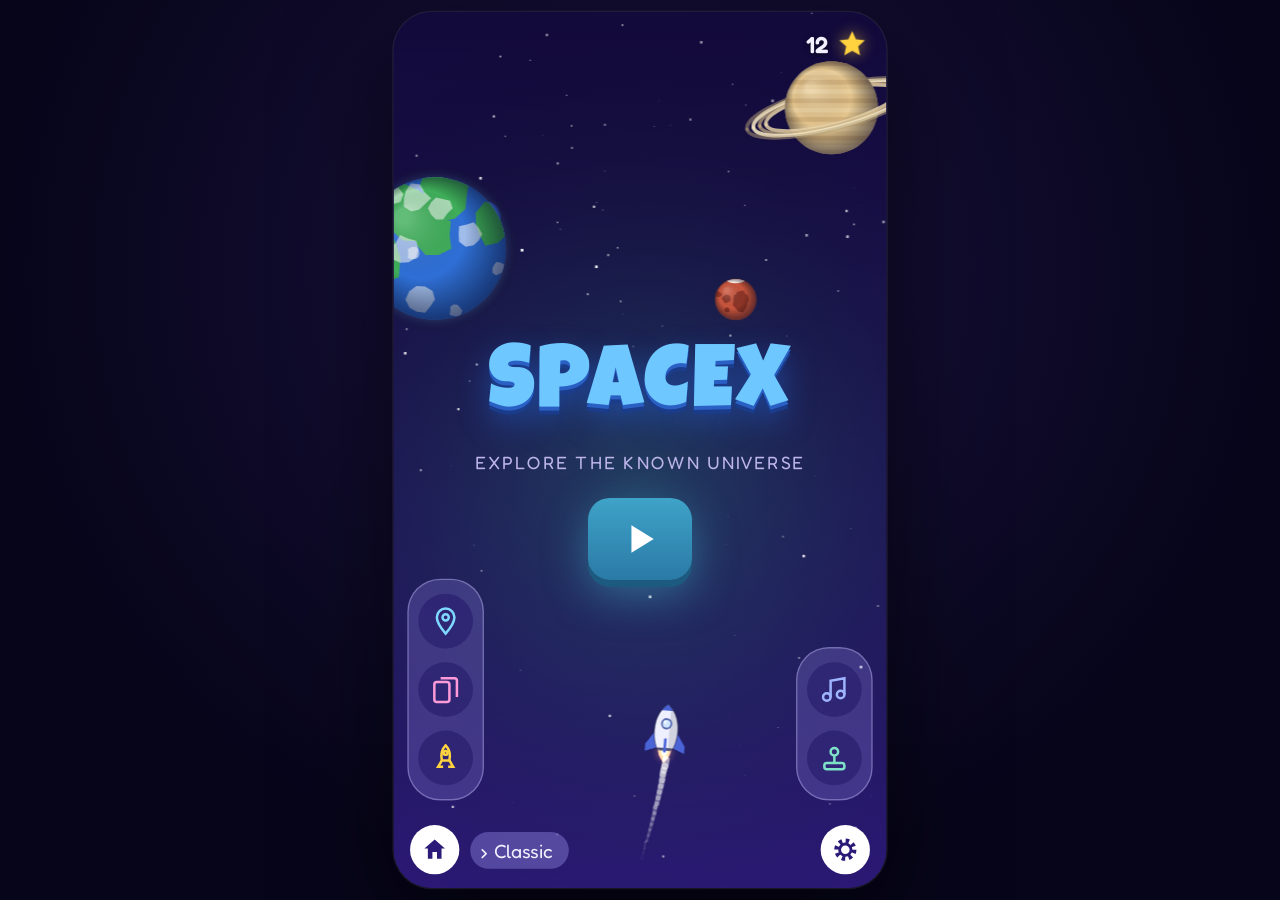
<file: games/spacex/index.html>
<!doctype html><html lang="en"><head><meta charset="utf-8"><meta name="viewport" content="width=device-width,initial-scale=1,viewport-fit=cover">
<title>SPACEX Explorer</title>
<link rel="preconnect" href="https://fonts.googleapis.com">
<link rel="preconnect" href="https://fonts.gstatic.com" crossorigin>
<link rel="stylesheet" href="https://fonts.googleapis.com/css2?family=Fredoka:wght@400;500;600&family=Luckiest+Guy&display=swap">
<script>if (/[?&]embed\b/.test(location.search)) document.documentElement.classList.add('embed');</script>
<style>
/* Layout: one phone-shaped stage centred on a deep-space ground; canvas below, glass UI panels above */
:root{
  --void:#07051a; --space-1:#1b1150; --space-2:#2c1a78;
  --glass:rgba(128,108,232,.46); --glass-edge:rgba(206,196,255,.38);
  --pill:#5a49b8; --pill-hi:#7262d8; --ink:#f3f0ff; --ink-dim:#bdb5ea;
  --star:#ffd23f; --teal:#2bb3a3; --danger:#ff5d73; --ok:#6fe3a5;
  --display:'Luckiest Guy','Arial Black',Impact,sans-serif;
  --ui:'Fredoka','Trebuchet MS',system-ui,sans-serif;
  color-scheme:dark;
}
[hidden]{display:none!important}
html,body{height:100%;margin:0}
body{background:radial-gradient(ellipse at 50% 30%,#1a1240 0%,var(--void) 70%) var(--void);color:var(--ink);font-family:var(--ui);overflow:hidden;
  -webkit-user-select:none;user-select:none;-webkit-tap-highlight-color:transparent}
#stage{height:100%;display:flex;align-items:center;justify-content:center}
#phone{position:relative;flex:0 0 auto;width:360px;height:640px;overflow:hidden;background:var(--space-1);transform-origin:center;
  box-shadow:0 0 0 1px rgba(255,255,255,.08),0 30px 80px rgba(0,0,0,.6)}
#phone.framed{border-radius:28px}
/* embedded in the portfolio (?embed): the page around the phone is see-through, so the host's world shows */
html.embed,html.embed body{background:transparent!important}
html.embed #phone{background:transparent;box-shadow:none}
/* embed: all UI sits in #ui, inset from the host's pillars (--ix); bg-only mode hides it (just the game's world) */
#ui{position:absolute;inset:0 var(--ix,0px);pointer-events:none}
#ui>*{pointer-events:auto}
#ui>.layer{pointer-events:none}
html.bgonly #ui{visibility:hidden}
html.embed{color-scheme:normal}   /* a dark scheme here would make the browser paint the frame opaque */
#cv{position:absolute;inset:0;width:100%;height:100%;display:block;touch-action:none}
button{font-family:var(--ui);color:var(--ink);cursor:pointer;border:0;background:none}
button:focus-visible,input:focus-visible{outline:2px solid var(--star);outline-offset:2px}
.layer{position:absolute;inset:0;pointer-events:none}
.layer>*{pointer-events:auto}
svg.i{width:22px;height:22px;display:block}

/* --- Home --- */
#home .logo{position:absolute;left:0;right:0;top:38%;margin:0;text-align:center;font-family:var(--display);font-weight:400;
  font-size:64px;letter-spacing:2px;color:#6ec8ff;text-shadow:0 3px 0 #2a5fc4,0 6px 0 #1a3c8a,0 10px 24px rgba(40,120,255,.45);pointer-events:none}
#home .tag{position:absolute;left:0;right:0;top:calc(38% + 78px);text-align:center;font-size:13px;color:var(--ink-dim);letter-spacing:.12em;text-transform:uppercase;pointer-events:none}
#playBtn{position:absolute;left:50%;top:calc(38% + 112px);transform:translateX(-50%);width:76px;height:60px;border-radius:16px;
  background:linear-gradient(#3fa3c8,#2a7aa6);box-shadow:0 5px 0 #1d5a80,0 10px 30px rgba(63,163,200,.5);display:grid;place-items:center;animation:bob 2.4s ease-in-out infinite}
#playBtn:active{transform:translateX(-50%) translateY(3px);box-shadow:0 2px 0 #1d5a80}
#playBtn svg{width:30px;height:30px}
@keyframes bob{50%{translate:0 -5px}}
.rail{position:absolute;bottom:64px;display:flex;flex-direction:column;gap:10px;padding:10px 7px;border-radius:24px;background:rgba(120,110,200,.35);border:1px solid var(--glass-edge)}
.rail.left{left:10px}.rail.right{right:10px}
.rbtn{width:40px;height:40px;border-radius:50%;background:rgba(40,30,110,.7);display:grid;place-items:center;position:relative}
.rbtn:hover{background:var(--pill-hi)}
.rbtn .tip{position:absolute;left:48px;white-space:nowrap;font-size:12px;background:rgba(20,14,60,.9);padding:3px 8px;border-radius:8px;opacity:0;transition:.2s;pointer-events:none}
.rail.right .rbtn .tip{left:auto;right:48px}
.rbtn:hover .tip{opacity:1}

/* --- bottom bar & stars --- */
#bar{position:absolute;left:0;right:0;bottom:0;display:flex;align-items:center;gap:8px;padding:10px 12px calc(10px + env(safe-area-inset-bottom,0px))}
.circ{width:36px;height:36px;border-radius:50%;background:rgba(255,255,255,.14);display:grid;place-items:center}
.circ.solid{background:#fff;color:#2c1a78}
.pill{background:rgba(120,110,200,.55);border-radius:999px;padding:5px 12px 5px 8px;font-size:14px;display:flex;align-items:center;gap:4px}
#starBadge{position:absolute;top:calc(12px + env(safe-area-inset-top,0px));right:14px;font-size:17px;font-weight:600;display:flex;align-items:center;gap:6px;
  text-shadow:0 1px 3px rgba(0,0,0,.6);pointer-events:none}
.staricon{width:22px;height:22px;color:var(--star);filter:drop-shadow(0 0 6px rgba(255,210,63,.6))}

/* --- full screens (station / checkpoints) --- */
.screen{position:absolute;inset:0;display:flex;flex-direction:column}
.hdr{margin:calc(48px + env(safe-area-inset-top,0px)) 0 0;display:flex;align-items:center;justify-content:center;gap:10px;background:rgba(120,100,230,.35);padding:6px 0;font-size:24px;font-weight:500}
.hdr::before,.hdr::after{content:"";height:3px;width:70px;border-radius:3px;background:linear-gradient(90deg,transparent,#fff)}
.hdr::after{background:linear-gradient(90deg,#fff,transparent)}
.chip{align-self:center;background:var(--pill);border-radius:999px;padding:6px 22px;font-size:16px;box-shadow:inset 0 1px 0 rgba(255,255,255,.2)}
#station .stage{flex:1;position:relative;min-height:0}
#stationCv{position:absolute;inset:0;width:100%;height:100%}
.arrow{position:absolute;top:50%;transform:translateY(-50%);width:44px;height:64px;font-size:34px;color:#fff;opacity:.85}
.arrow.l{left:4px}.arrow.r{right:4px}
#buyRocket{position:absolute;left:50%;bottom:6px;transform:translateX(-50%);background:var(--star);color:#3a2700;border-radius:999px;padding:7px 16px;font-weight:600}
.tabs{display:flex;justify-content:center;gap:8px;padding:10px 10px 6px}
.tab{width:56px;height:46px;border-radius:12px;background:rgba(60,45,150,.8);font-size:11px;display:flex;flex-direction:column;align-items:center;justify-content:center;gap:2px;border:2px solid transparent}
.tab.on{border-color:#fff;background:rgba(150,130,255,.6);box-shadow:0 0 14px rgba(180,160,255,.6)}
.tab i{font-style:normal;font-size:17px}
.items{display:flex;gap:6px;margin:0 10px 72px;padding:8px;border-radius:16px;background:rgba(90,75,190,.55);overflow-x:auto;scrollbar-width:none}
.items::-webkit-scrollbar{display:none}
.item{flex:0 0 46px;height:62px;border-radius:10px;background:rgba(30,20,90,.6);position:relative;display:grid;place-items:center;border:2px solid transparent}
.item.on{border-color:#fff}
.item canvas{width:40px;height:52px}
.item .cost{position:absolute;bottom:-1px;left:0;right:0;font-size:10px;text-align:center;background:rgba(0,0,0,.55);border-radius:0 0 8px 8px;color:var(--star)}

#checkpoints .map{flex:1;overflow-y:auto;position:relative;padding:14px 0 90px;scrollbar-width:none}
#checkpoints .map::-webkit-scrollbar{display:none}
.tunnel{position:absolute;left:50%;top:0;width:58px;transform:translateX(-50%);background:linear-gradient(rgba(220,210,255,.22),rgba(220,210,255,.12));border-left:1px solid rgba(255,255,255,.15);border-right:1px solid rgba(255,255,255,.15)}
.cp{position:relative;height:118px;display:flex;align-items:center;width:100%}
.cp button{position:absolute;display:flex;align-items:center;gap:10px;top:50%;transform:translateY(-50%)}
.cp.l button{right:50%;flex-direction:row-reverse;padding-right:8px;text-align:right}
.cp.r button{left:50%;padding-left:8px}
.cp canvas{width:68px;height:68px;flex:0 0 68px}
.cp .num{width:30px;height:30px;border-radius:50%;background:var(--teal);display:grid;place-items:center;font-weight:600;font-size:14px;flex:0 0 30px;box-shadow:0 0 12px rgba(43,179,163,.6)}
.cp .lbl{font-size:13px;line-height:1.25;max-width:96px}
.cp .lbl small{display:block;color:var(--ink-dim);font-size:11px;font-variant-numeric:tabular-nums}
.cp.locked{opacity:.38}
.cp.locked .num{background:#555a80;box-shadow:none}
.cp .dot{position:absolute;left:50%;top:50%;width:12px;height:12px;border-radius:50%;background:#fff;transform:translate(-50%,-50%);box-shadow:0 0 10px #fff}
.cp.locked .dot{background:#777;box-shadow:none}

/* --- modal glass panels --- */
.scrim{position:absolute;inset:0;background:rgba(8,4,30,.45);display:flex;align-items:center;justify-content:center;padding:0 16px}
.panel{position:relative;width:100%;max-width:300px;background:var(--glass);border:1px solid var(--glass-edge);border-radius:26px;padding:16px 16px 18px;
  backdrop-filter:blur(10px);-webkit-backdrop-filter:blur(10px);box-shadow:0 20px 50px rgba(0,0,0,.45);max-height:84%;overflow-y:auto;scrollbar-width:none}
.panel h2{margin:0 0 12px;text-align:center;font-weight:500;font-size:22px}
.x{position:absolute;top:10px;right:10px;width:30px;height:30px;border-radius:50%;background:rgba(30,20,90,.55);display:grid;place-items:center}
.x svg{width:14px;height:14px}
.stack{display:flex;flex-direction:column;gap:10px}
.btn{background:var(--pill);border-radius:999px;padding:10px 14px;font-size:16px;box-shadow:inset 0 1px 0 rgba(255,255,255,.2),0 3px 0 rgba(20,10,70,.5)}
.btn:hover{background:var(--pill-hi)}
.btn.gold{background:var(--star);color:#3a2700;font-weight:600}
.btn.ghost{background:rgba(30,20,90,.5)}
.btn:disabled{opacity:.45;cursor:default}
.slider{background:rgba(70,55,170,.7);border-radius:20px;padding:10px 16px 6px}
.slider label{display:block;text-align:center;font-size:15px}
input[type=range]{width:100%;accent-color:#fff}
.seg{display:flex;gap:6px}
.seg button{flex:1;background:rgba(30,20,90,.55);border-radius:12px;padding:10px 4px;font-size:13px;display:flex;flex-direction:column;align-items:center;gap:4px;border:2px solid transparent}
.seg button.on{border-color:#fff;background:rgba(150,130,255,.55)}
.note{font-size:12px;color:var(--ink-dim);text-align:center;margin:6px 0 0;line-height:1.4}
.grid3{display:grid;grid-template-columns:repeat(3,1fr);gap:8px}
.card{background:linear-gradient(#efeaff,#cfc6ff);color:#2c1a78;border-radius:10px;padding:4px 3px 6px;display:flex;flex-direction:column;align-items:center;font-size:11px;font-weight:600;line-height:1.1;text-align:center}
.card canvas{width:56px;height:56px}
.card small{font-weight:400;font-size:9.5px;color:#5a4aa8}
.card.locked{background:rgba(40,30,110,.75);color:var(--ink-dim)}
.card.locked small{color:#8c84c8}
#cardDetail canvas{width:100%;height:150px;border-radius:14px;background:#120a3a;display:block}
#cardDetail ul{margin:8px 0 12px;padding-left:18px;font-size:13.5px;line-height:1.45}
.meta{display:flex;gap:6px;flex-wrap:wrap;justify-content:center;margin-top:8px}
.meta span{font-size:11.5px;background:rgba(30,20,90,.55);border-radius:999px;padding:3px 9px;font-variant-numeric:tabular-nums}
.stats{display:grid;grid-template-columns:1fr auto;gap:6px 12px;font-size:15px;margin-bottom:14px;font-variant-numeric:tabular-nums}
.stats b{font-weight:600;text-align:right}
#shareText{width:100%;box-sizing:border-box;height:80px;margin-top:8px;border-radius:10px;border:0;padding:8px;font-family:var(--ui);font-size:12px;background:#120a3a;color:var(--ink)}

/* --- in-game HUD --- */
#hud .info{position:absolute;top:calc(10px + env(safe-area-inset-top,0px));left:12px;font-size:11.5px;line-height:1.35;text-shadow:0 1px 3px rgba(0,0,0,.7);pointer-events:none;max-width:60%}
#hud .info b{font-weight:600;font-size:12.5px;letter-spacing:.04em}
#hud .dist{position:absolute;top:calc(10px + env(safe-area-inset-top,0px));right:12px;text-align:right;font-size:11.5px;text-shadow:0 1px 3px rgba(0,0,0,.7);pointer-events:none}
#hud .dist b{display:block;font-size:15px;font-weight:600;font-variant-numeric:tabular-nums}
#hud .runstars{position:absolute;top:calc(54px + env(safe-area-inset-top,0px));right:12px;font-size:14px;display:flex;align-items:center;gap:4px;pointer-events:none}
#hud .runstars svg{width:16px;height:16px;color:var(--star)}
.fuel{position:absolute;left:12px;top:30%;width:12px;height:30%;border:1.5px solid rgba(255,255,255,.75);border-radius:3px;pointer-events:none}
.fuel i{position:absolute;left:1px;right:1px;bottom:1px;background:rgba(255,255,255,.85);border-radius:1px}
.fuel.low i{background:var(--danger);animation:blink .5s infinite}
.fuel.inf i{background:linear-gradient(#ffd27a,#ff7a2a)}
.fuel span{position:absolute;left:-3px;top:-15px;font-size:9px}
.fuel em{position:absolute;left:-4px;bottom:-34px;font-size:9px;font-style:normal;writing-mode:vertical-rl;transform:rotate(180deg)}
@keyframes blink{50%{opacity:.3}}
.powers{position:absolute;right:10px;bottom:84px;display:flex;flex-direction:column;gap:10px;align-items:center}
.pw{width:40px;height:40px;border-radius:50%;position:relative;display:grid;place-items:center;--p:0}
.pw::before{content:"";position:absolute;inset:-5px;border-radius:50%;background:conic-gradient(#fff calc(var(--p)*1turn),transparent 0);
  -webkit-mask:radial-gradient(circle,transparent 21px,#000 22px);mask:radial-gradient(circle,transparent 21px,#000 22px)}
.pw.shield{background:radial-gradient(circle at 40% 35%,#eaf7ff,#57b1ff 45%,#1c3fbf)}
.pw.fuelp{background:radial-gradient(circle at 40% 35%,#fff3c4,#ffaa33 45%,#c3401d)}
.pw.speed{background:radial-gradient(circle at 40% 35%,#ffe6fb,#ff6ad5 45%,#8a2bd8)}
.pw.empty{filter:grayscale(.9) brightness(.6)}
.pw svg{width:18px;height:18px;color:#fff;filter:drop-shadow(0 1px 1px rgba(0,0,0,.5))}
.pw b{position:absolute;right:-4px;top:-4px;background:#fff;color:#2c1a78;font-size:10px;border-radius:999px;min-width:16px;height:16px;display:grid;place-items:center;font-weight:600}
.pw kbd{position:absolute;left:-14px;font-size:9px;opacity:.6;font-family:var(--ui)}
#hud .hb{position:absolute;bottom:calc(12px + env(safe-area-inset-bottom,0px))}
#hud .hb.l{left:12px}#hud .hb.r{right:12px}

#banner{position:absolute;top:calc(64px + env(safe-area-inset-top,0px));left:50%;width:min(300px,86%);transform:translate(-50%,-14px);opacity:0;transition:.35s;
  background:var(--glass);border:1px solid var(--glass-edge);border-radius:18px;padding:10px 14px;text-align:center;pointer-events:none;backdrop-filter:blur(8px);-webkit-backdrop-filter:blur(8px)}
#banner.show{opacity:1;transform:translate(-50%,0)}
#banner .k{font-size:11px;letter-spacing:.14em;text-transform:uppercase;color:var(--ink-dim)}
#banner .t{font-family:var(--display);font-size:24px;letter-spacing:1px;margin:2px 0}
#banner .f{font-size:12.5px;line-height:1.35}
#toast{position:absolute;left:50%;bottom:150px;transform:translateX(-50%);background:rgba(20,12,60,.88);border:1px solid var(--glass-edge);border-radius:999px;padding:8px 16px;
  font-size:13.5px;white-space:nowrap;opacity:0;transition:opacity .3s;pointer-events:none;max-width:90%;overflow:hidden;text-overflow:ellipsis}
#toast.show{opacity:1}
#center{position:absolute;left:0;right:0;top:40%;text-align:center;font-family:var(--display);font-size:46px;color:#fff;text-shadow:0 4px 0 rgba(0,0,0,.35);pointer-events:none}
#center small{display:block;font-family:var(--ui);font-size:14px;letter-spacing:.1em;margin-top:6px}
@media (prefers-reduced-motion:reduce){#playBtn{animation:none}}
</style>

<div id="stage"><div id="phone">
<canvas id="cv"></canvas>

<!-- HOME -->
<div id="home" class="layer">
  <h1 class="logo">SPACEX</h1>
  <div class="tag">Explore the known universe</div>
  <button id="playBtn" aria-label="Play"><svg viewBox="0 0 24 24" fill="#fff"><path d="M7 4l13 8-13 8z"/></svg></button>
  <div class="rail left">
    <button class="rbtn" data-open="checkpoints" aria-label="Checkpoints"><svg class="i" viewBox="0 0 24 24" fill="none" stroke="#7fd8ff" stroke-width="2"><path d="M12 2a7 7 0 0 0-7 7c0 5 7 13 7 13s7-8 7-13a7 7 0 0 0-7-7z"/><circle cx="12" cy="9" r="2.5"/></svg><span class="tip">Checkpoints</span></button>
    <button class="rbtn" data-open="cards" aria-label="Cards"><svg class="i" viewBox="0 0 24 24" fill="none" stroke="#ff9ad9" stroke-width="2"><rect x="3" y="6" width="12" height="16" rx="2"/><path d="M8 3h11a2 2 0 0 1 2 2v13"/></svg><span class="tip">Fact cards</span></button>
    <button class="rbtn" data-open="station" aria-label="Station"><svg class="i" viewBox="0 0 24 24" fill="none" stroke="#ffd23f" stroke-width="2"><path d="M12 2c3 3 4 7 3 12H9C8 9 9 5 12 2z"/><path d="M9 14l-3 5h4M15 14l3 5h-4"/><circle cx="12" cy="8" r="1.5"/></svg><span class="tip">Station</span></button>
  </div>
  <div class="rail right">
    <button class="rbtn" data-open="music" aria-label="Music"><svg class="i" viewBox="0 0 24 24" fill="none" stroke="#9fb4ff" stroke-width="2"><path d="M9 18V5l11-2v13"/><circle cx="6" cy="18" r="3"/><circle cx="17" cy="16" r="3"/></svg><span class="tip">Music</span></button>
    <button class="rbtn" data-open="controls" aria-label="Controls"><svg class="i" viewBox="0 0 24 24" fill="none" stroke="#7de2c8" stroke-width="2"><circle cx="12" cy="7" r="3"/><path d="M12 10v6"/><rect x="4" y="16" width="16" height="5" rx="2"/></svg><span class="tip">Controls</span></button>
  </div>
</div>

<!-- STATION -->
<div id="station" class="screen layer" hidden>
  <div class="hdr">Station</div>
  <div class="chip" style="margin-top:14px" id="rocketName">Select Rocket</div>
  <div class="stage">
    <canvas id="stationCv"></canvas>
    <button class="arrow l" id="rPrev" aria-label="Previous rocket">‹</button>
    <button class="arrow r" id="rNext" aria-label="Next rocket">›</button>
    <button id="buyRocket" hidden></button>
  </div>
  <div class="chip">Customize</div>
  <div class="tabs" id="tabs">
    <button class="tab" data-tab="sticker"><i>★</i>Stickers</button>
    <button class="tab" data-tab="wing"><i>◢</i>Wings</button>
    <button class="tab on" data-tab="body"><i>●</i>Body</button>
    <button class="tab" data-tab="flame"><i>▲</i>Flame</button>
  </div>
  <div class="items" id="items"></div>
</div>

<!-- CHECKPOINTS -->
<div id="checkpoints" class="screen layer" hidden>
  <div class="hdr">Checkpoints</div>
  <p class="note" style="margin:8px 16px 0">Pick any checkpoint you've reached and launch from there. Scroll to see how deep the rabbit hole goes.</p>
  <div class="map" id="cpMap"></div>
</div>

<!-- HUD -->
<div id="hud" class="layer" hidden>
  <div class="info" id="zoneInfo"></div>
  <div class="dist">DISTANCE(km)<b id="distVal">0</b></div>
  <div class="runstars"><svg viewBox="0 0 24 24" fill="currentColor"><path d="M12 2l3 6.6 7.2.8-5.4 4.9 1.5 7.1L12 17.8 5.7 21.4l1.5-7.1L1.8 9.4 9 8.6z"/></svg><span id="runStars">0</span></div>
  <div class="fuel" id="fuel"><span>100%</span><i id="fuelBar"></i><em>FUEL</em></div>
  <div class="powers">
    <button class="pw shield" data-pw="shield" aria-label="Indestructible"><kbd>1</kbd><svg viewBox="0 0 24 24" fill="currentColor"><path d="M12 2l8 3v6c0 5-3.4 9.3-8 11-4.6-1.7-8-6-8-11V5z"/></svg><b>0</b></button>
    <button class="pw fuelp" data-pw="fuel" aria-label="Infinite fuel"><kbd>2</kbd><svg viewBox="0 0 24 24" fill="currentColor"><path d="M12 2s7 8 7 13a7 7 0 0 1-14 0c0-5 7-13 7-13z"/></svg><b>0</b></button>
    <button class="pw speed" data-pw="speed" aria-label="Super speed"><kbd>3</kbd><svg viewBox="0 0 24 24" fill="currentColor"><path d="M13 2L4 14h7l-1 8 9-12h-7z"/></svg><b>0</b></button>
  </div>
  <button class="circ solid hb l" id="pauseBtn" aria-label="Pause"><svg class="i" viewBox="0 0 24 24" fill="currentColor" style="width:16px;height:16px"><rect x="6" y="5" width="4" height="14" rx="1"/><rect x="14" y="5" width="4" height="14" rx="1"/></svg></button>
  <button class="circ solid hb r" id="hudGear" aria-label="Settings"><svg class="i" viewBox="0 0 24 24" fill="none" stroke="currentColor" style="width:20px;height:20px"><circle cx="12" cy="12" r="7.5" stroke-width="4.5" stroke-dasharray="2.9 3"/><circle cx="12" cy="12" r="5" stroke-width="2.5"/></svg></button>
</div>
<div id="center" class="layer" style="pointer-events:none"></div>
<div id="banner"><div class="k" id="bk"></div><div class="t" id="bt"></div><div class="f" id="bf"></div></div>

<!-- shared menu chrome -->
<div id="starBadge"><span id="starCount">0</span><svg class="staricon" viewBox="0 0 24 24" fill="currentColor"><path d="M12 2l3 6.6 7.2.8-5.4 4.9 1.5 7.1L12 17.8 5.7 21.4l1.5-7.1L1.8 9.4 9 8.6z"/></svg></div>
<div id="bar">
  <button class="circ solid" id="homeBtn" aria-label="Home"><svg class="i" viewBox="0 0 24 24" fill="currentColor" style="width:20px;height:20px"><path d="M12 3l9 8h-3v9h-4v-6h-4v6H6v-9H3z"/></svg></button>
  <button class="pill" id="modeBtn">› Classic</button>
  <span style="flex:1"></span>
  <button class="circ solid" id="gearBtn" aria-label="Settings"><svg class="i" viewBox="0 0 24 24" fill="none" stroke="currentColor" style="width:20px;height:20px"><circle cx="12" cy="12" r="7.5" stroke-width="4.5" stroke-dasharray="2.9 3"/><circle cx="12" cy="12" r="5" stroke-width="2.5"/></svg></button>
</div>

<!-- MODALS -->
<div class="scrim" id="m-cards" hidden><div class="panel">
  <button class="x" data-close aria-label="Close"><svg viewBox="0 0 24 24" stroke="#fff" stroke-width="3"><path d="M5 5l14 14M19 5L5 19"/></svg></button>
  <h2>Cards</h2><p class="note" id="cardCount" style="margin:-6px 0 10px"></p><div class="grid3" id="cardGrid"></div>
</div></div>

<div class="scrim" id="m-card" hidden><div class="panel" id="cardDetail">
  <button class="x" data-close aria-label="Close"><svg viewBox="0 0 24 24" stroke="#fff" stroke-width="3"><path d="M5 5l14 14M19 5L5 19"/></svg></button>
  <h2 id="cdName"></h2><canvas id="cdCv"></canvas><div class="meta" id="cdMeta"></div><ul id="cdFacts"></ul>
  <button class="btn gold" id="shareBtn" style="width:100%">Share this card</button>
  <textarea id="shareText" readonly hidden></textarea>
</div></div>

<div class="scrim" id="m-music" hidden><div class="panel">
  <button class="x" data-close aria-label="Close"><svg viewBox="0 0 24 24" stroke="#fff" stroke-width="3"><path d="M5 5l14 14M19 5L5 19"/></svg></button>
  <h2>Music</h2>
  <div class="stack">
    <div class="slider"><label for="musicVol">Music</label><input id="musicVol" type="range" min="0" max="1" step="0.05"></div>
    <div class="slider"><label for="sfxVol">Sound (SFX)</label><input id="sfxVol" type="range" min="0" max="1" step="0.05"></div>
  </div>
</div></div>

<div class="scrim" id="m-controls" hidden><div class="panel">
  <button class="x" data-close aria-label="Close"><svg viewBox="0 0 24 24" stroke="#fff" stroke-width="3"><path d="M5 5l14 14M19 5L5 19"/></svg></button>
  <h2>Controls</h2>
  <div class="stack">
    <div class="seg" id="ctrlSeg">
      <button data-c="joystick"><svg class="i" viewBox="0 0 24 24" fill="none" stroke="#fff" stroke-width="2"><circle cx="12" cy="12" r="9"/><circle cx="12" cy="12" r="3.5" fill="#fff"/></svg>One touch<br>(joystick)</button>
      <button data-c="tilt"><svg class="i" viewBox="0 0 24 24" fill="none" stroke="#fff" stroke-width="2"><rect x="7" y="3" width="10" height="18" rx="2" transform="rotate(-15 12 12)"/></svg>No touch<br>(tilt)</button>
    </div>
    <div class="slider"><label for="sens">Sensitivity</label><input id="sens" type="range" min="0.5" max="1.6" step="0.05"></div>
    <p class="note">Keyboard always works: arrows or WASD to steer, 1 / 2 / 3 for power-ups, P to pause. Joystick: touch and drag anywhere on screen.</p>
    <p class="note" id="tiltNote" hidden>Tilt needs a phone with motion sensors. If no motion is detected the game falls back to the joystick.</p>
  </div>
</div></div>

<div class="scrim" id="m-settings" hidden><div class="panel">
  <button class="x" data-close aria-label="Close"><svg viewBox="0 0 24 24" stroke="#fff" stroke-width="3"><path d="M5 5l14 14M19 5L5 19"/></svg></button>
  <h2>Settings</h2>
  <div class="stack">
    <div class="note" style="margin:0;text-align:left">Mode</div>
    <div class="seg" id="modeSeg"><button class="on" data-mode="classic">Classic<br><small>Dodge obstacles</small></button><button data-mode="soon" disabled style="opacity:.5">Explorer<br><small>Coming soon</small></button></div>
    <button class="btn" data-open="music">Music &amp; sound</button>
    <button class="btn" data-open="controls">Controls</button>
    <button class="btn gold" id="adStars">Watch an ad for +5 ★</button>
    <button class="btn ghost" id="resetBtn">Reset progress</button>
  </div>
</div></div>

<div class="scrim" id="m-pause" hidden><div class="panel">
  <h2>Paused</h2>
  <div class="stack">
    <button class="btn gold" id="resumeBtn">Resume</button>
    <button class="btn" id="restartBtn">Restart</button>
    <button class="btn" id="loadBtn">Load checkpoint</button>
    <button class="btn" data-open="music">Music &amp; sound</button>
    <button class="btn" data-open="controls">Controls</button>
    <button class="btn ghost" id="quitBtn">Home</button>
  </div>
</div></div>

<div class="scrim" id="m-over" hidden><div class="panel">
  <h2 id="overTitle">Rocket destroyed!</h2>
  <div class="stats" id="overStats"></div>
  <div class="stack">
    <button class="btn gold" id="contStars">Continue for 10 ★</button>
    <button class="btn" id="contAd">Watch ad for an extra life</button>
    <button class="btn" id="overRestart">Restart from checkpoint</button>
    <button class="btn ghost" id="overHome">Home</button>
  </div>
</div></div>

<div class="scrim" id="m-ad" hidden style="background:rgba(0,0,0,.85)"><div class="panel" style="text-align:center">
  <p class="note" style="margin:0 0 6px">ADVERTISEMENT (demo)</p>
  <h2 style="font-family:var(--display);font-size:26px;letter-spacing:1px">Did you know?</h2>
  <p id="adFact" style="font-size:15px;line-height:1.45;margin:0 0 14px"></p>
  <button class="btn gold" id="adDone" disabled style="width:100%">5</button>
</div></div>

<div id="toast"></div>
</div></div>
<script>
// ===== SPACEX: data & drawing =====
const TAU = Math.PI * 2;
let W = 360;   // logical width: 360 as a phone; in the portfolio embed it follows the bay's aspect ratio (landscape play)
const clamp = (v, a, b) => Math.max(a, Math.min(b, v));
const lerp = (a, b, t) => a + (b - a) * t;
const rand = (a, b) => a + Math.random() * (b - a);
const smooth = (a, b, x) => { const t = clamp((x - a) / (b - a), 0, 1); return t * t * (3 - 2 * t); };
function rng(seed) { let a = seed | 0; return () => { a = a + 0x6D2B79F5 | 0; let t = Math.imul(a ^ a >>> 15, 1 | a); t = t + Math.imul(t ^ t >>> 7, 61 | t) ^ t; return ((t ^ t >>> 14) >>> 0) / 4294967296; }; }
function hex(h) { h = h.replace('#', ''); return [0, 2, 4].map(i => parseInt(h.substr(i, 2), 16)); }
function mix(a, b, t) { const A = hex(a), B = hex(b); return `rgb(${A.map((v, i) => Math.round(lerp(v, B[i], t))).join(',')})`; }

// Checkpoints. km = distance from Earth along the journey. g = surface gravity (m/s^2), null = free fall.
// seg = what the stretch AFTER this checkpoint looks like.
const CP = [
  { key: 'earth', name: 'Earth', cat: 'Planet', km: 0, g: 9.8, info: ['1 Moon', '8.1 billion people'],
    facts: ['The only place in the universe known to host life.', 'About 71% of the surface is covered by water.', 'Its atmosphere is 78% nitrogen and 21% oxygen.', 'Radius: 6,371 km. One spin takes 23 h 56 min.'],
    seg: { sky: ['#3a2a5c', '#d06a3e'], obs: ['bird'], dur: 22 } },
  { key: 'tropo', name: 'Troposphere', cat: 'Atmosphere', km: 12, g: 9.8, info: ['Weather layer', 'Jets cruise at ~11 km'],
    facts: ['The lowest layer of the atmosphere, about 8–18 km thick.', 'Holds roughly 75% of the atmosphere\'s mass and almost all weather.', 'Air cools by about 6.5 °C for every kilometre you climb.', 'Airliners cruise near its top to avoid storms.'],
    seg: { sky: ['#163e52', '#8c4a3c'], obs: ['bird', 'plane'], dur: 26 } },
  { key: 'karman', name: 'Kármán Line', cat: 'Boundary', km: 100, g: 9.5, info: ['Edge of space', 'Wings stop working'],
    facts: ['The most widely used boundary between Earth\'s atmosphere and outer space.', 'Named after the engineer Theodore von Kármán.', 'Above it, air is too thin for wings to give lift; you need orbital speed instead.', 'Meteors burn up below it, in the mesosphere (50–85 km).'],
    seg: { sky: ['#0a1a33', '#1d5a6b'], obs: ['satellite', 'meteor'], dur: 26 } },
  { key: 'iss', name: 'Space Station', cat: 'Satellite', km: 408, g: null, info: ['Orbits every ~90 min', 'Crewed since 2000'],
    facts: ['The International Space Station orbits about 400 km up at roughly 28,000 km/h.', 'Its crew sees about 16 sunrises every day.', 'People have lived aboard continuously since 2 November 2000.', 'It is about as long as a football field (109 m).'],
    seg: { sky: ['#120b3a', '#2a1a6e'], obs: ['satellite', 'debris', 'meteor'], dur: 30 } },
  { key: 'moon', name: 'The Moon', cat: 'Moon', km: 384400, g: 1.62, info: ['12 Moonwalkers', '100+ robots sent'],
    facts: ['12 astronauts walked on the Moon between 1969 and 1972.', 'It always shows the same face to Earth (it is tidally locked).', 'It drifts about 3.8 cm farther from Earth every year.', 'Diameter: 3,474 km, about a quarter of Earth\'s.'],
    seg: { sky: ['#140c40', '#2e1a78'], obs: ['meteor', 'rock', 'comet'], dur: 30 } },
  { key: 'mars', name: 'Mars', cat: 'Planet', km: 225e6, g: 3.71, info: ['2 Moons', 'Day: 24 h 37 min'],
    facts: ['Its red colour comes from iron oxide (rust) in the dust.', 'Olympus Mons, about 22 km high, is the tallest volcano in the Solar System.', 'It has two small moons, Phobos and Deimos.', 'On average it is about 225 million km from Earth.'],
    seg: { sky: ['#1e0d36', '#4a1f3e'], obs: ['rock', 'meteor'], dur: 30 } },
  { key: 'belt', name: 'Asteroid Belt', cat: 'Asteroids', km: 330e6, g: 0.28, info: ['Ceres: 940 km wide', 'Millions of rocks'],
    facts: ['Lies between the orbits of Mars and Jupiter.', 'Ceres, its largest member, is a dwarf planet about 940 km across.', 'All of its asteroids together weigh only about 3% of the Moon.', 'Despite the films, asteroids are usually hundreds of thousands of km apart.'],
    seg: { sky: ['#160f30', '#3a2a4e'], obs: ['rock', 'rock', 'debris'], dur: 30 } },
  { key: 'jupiter', name: 'Jupiter', cat: 'Planet', km: 628e6, g: 24.79, info: ['95+ Moons', 'Day: under 10 h'],
    facts: ['The largest planet: more than 1,300 Earths would fit inside.', 'The Great Red Spot is a storm wider than Earth.', 'It spins faster than any other planet, once every 9 h 56 min.', 'Its moon Ganymede is bigger than the planet Mercury.'],
    seg: { sky: ['#1c1236', '#4a2e3a'], obs: ['rock', 'comet'], dur: 30 } },
  { key: 'saturn', name: 'Saturn', cat: 'Planet', km: 1.2e9, g: 10.44, info: ['270+ Moons', 'Rings of ice'],
    facts: ['Its rings span about 280,000 km yet are often only tens of metres thick.', 'The rings are made mostly of chunks of water ice.', 'Saturn is less dense than water.', 'Its moon Titan has lakes of liquid methane.'],
    seg: { sky: ['#191338', '#45385a'], obs: ['ice', 'comet'], dur: 30 } },
  { key: 'uranus', name: 'Uranus', cat: 'Planet', km: 2.6e9, g: 8.69, info: ['Tilted 98°', '−224 °C cloud tops'],
    facts: ['It rolls around the Sun on its side, tilted about 98°.', 'Each pole gets around 42 years of sunlight, then 42 years of darkness.', 'It has the coldest atmosphere of any planet, down to −224 °C.', 'William Herschel discovered it in 1781.'],
    seg: { sky: ['#0c1d3a', '#1f5266'], obs: ['ice', 'comet'], dur: 30 } },
  { key: 'neptune', name: 'Neptune', cat: 'Planet', km: 4.3e9, g: 11.15, info: ['Winds 2,000 km/h', 'Year: 165 Earth yrs'],
    facts: ['Found in 1846 by mathematics before anyone saw it.', 'Its winds are the fastest in the Solar System, over 2,000 km/h.', 'One orbit around the Sun takes 165 Earth years.', 'Its moon Triton orbits backwards.'],
    seg: { sky: ['#0a1240', '#1b2f8a'], obs: ['ice', 'comet', 'rock'], dur: 30 } },
  { key: 'pluto', name: 'Pluto', cat: 'Dwarf planet', km: 5.9e9, g: 0.62, info: ['5 Moons', 'Has a heart'],
    facts: ['Reclassified as a dwarf planet in 2006.', 'Its bright heart-shaped plain is named Tombaugh Regio.', 'NASA\'s New Horizons flew past it in July 2015.', 'Its moon Charon is about half Pluto\'s size.'],
    seg: { sky: ['#14102e', '#3a3050'], obs: ['ice', 'comet'], dur: 30 } },
  { key: 'voyager', name: 'Voyager 1', cat: 'Spacecraft', km: 25e9, g: null, info: ['Launched 1977', 'In interstellar space'],
    facts: ['The most distant human-made object, launched in 1977.', 'It crossed into interstellar space in 2012.', 'It carries the Golden Record of sounds and images from Earth.', 'Its radio signals take almost a full day to reach us.'],
    seg: { sky: ['#0a0a22', '#1a1640'], obs: ['comet', 'ice'], dur: 30 } },
  { key: 'oort', name: 'Oort Cloud', cat: 'Comet cloud', km: 3e11, g: null, info: ['Trillions of icy bodies', 'Home of comets'],
    facts: ['A vast shell of icy bodies thought to surround the Solar System.', 'Long-period comets are believed to come from here.', 'It may stretch up to 100,000 times the Earth–Sun distance.', 'Voyager 1 will need about 300 years just to reach it.'],
    seg: { sky: ['#070818', '#14183a'], obs: ['comet', 'ufo'], dur: 30 } },
  { key: 'proxima', name: 'Proxima Centauri', cat: 'Star', km: 4.01e13, g: null, info: ['4.24 light-years', 'Red dwarf'],
    facts: ['The closest star to the Sun, 4.24 light-years away.', 'It is a small, cool red dwarf.', 'It has at least one Earth-sized planet, Proxima b, in its habitable zone.', 'Its light set out more than four years before you saw it.'],
    seg: { sky: ['#1a0818', '#4a1430'], obs: ['ufo', 'meteor', 'comet'], dur: 30 } },
  { key: 'orion', name: 'Orion Nebula', cat: 'Nebula', km: 1.27e16, g: null, info: ['1,344 light-years', 'Star nursery'],
    facts: ['A giant cloud of gas and dust where new stars are born.', 'You can see it without a telescope in the sword of Orion.', 'It is about 24 light-years across.', 'Its bright centre is a young star cluster called the Trapezium.'],
    seg: { sky: ['#1a0a3a', '#5a1a5a'], obs: ['meteor', 'ufo', 'comet'], dur: 30 } },
  { key: 'sgr', name: 'Sagittarius A*', cat: 'Black hole', km: 2.46e17, g: 'extreme', info: ['4 million Suns', 'Milky Way centre'],
    facts: ['The supermassive black hole at the centre of our Milky Way.', 'It holds about 4 million times the mass of the Sun.', 'The Event Horizon Telescope released its first image in 2022.', 'It lies about 26,000 light-years from Earth.'],
    seg: { sky: ['#120606', '#3a1a10'], obs: ['ufo', 'comet', 'meteor'], dur: 32 } },
  { key: 'andromeda', name: 'Andromeda Galaxy', cat: 'Galaxy', km: 2.4e19, g: null, info: ['2.5 million light-years', '~1 trillion stars'],
    facts: ['The nearest large galaxy to the Milky Way.', 'It contains around one trillion stars.', 'It will merge with the Milky Way in about 4–5 billion years.', 'For most people it is the farthest thing visible to the naked eye.'],
    seg: { sky: ['#0a0a2a', '#2a2a6a'], obs: [], dur: 30 } },
];
const LAST = CP.length - 1;
const BODY_R = { moon: 200, mars: 210, belt: 170, jupiter: 260, saturn: 170, uranus: 180, neptune: 185, pluto: 150, iss: 80, voyager: 70, oort: 230, proxima: 170, orion: 240, sgr: 170, andromeda: 240 };

// ----- Rocket customisation -----
const ROCKETS = [{ name: 'Comet', cost: 0 }, { name: 'Falcon', cost: 15 }, { name: 'Orbiter', cost: 25 }];
const CUSTOM = {
  body: [['#eef0ff', 0], ['#9fb8ff', 0], ['#ffcf5c', 5], ['#ff7b7b', 5], ['#7de2c8', 8], ['#c79bff', 8], ['#3a3f6b', 12]],
  wing: [['#4a64d8', 0], ['#ff5d73', 0], ['#ffb84d', 5], ['#2fb39a', 5], ['#8e5bf0', 8], ['#f2f2f2', 10]],
  flame: [[['#ff9a3c', '#fff1a8'], 0], [['#4fc3ff', '#e8fbff'], 6], [['#ff4fd8', '#ffe0fb'], 8], [['#7dff8a', '#efffef'], 10], [['#b06bff', '#f3e6ff'], 12], [['rainbow', '#ffffff'], 20]],
  sticker: [['none', 0], ['star', 3], ['heart', 5], ['bolt', 5], ['ring', 8]],
};

// ----- Drawing: rocket -----
function drawSticker(c, kind, x, y, s) {
  c.save(); c.translate(x, y); c.scale(s, s);
  if (kind === 'star') { c.fillStyle = '#ffd23f'; starPath(c, 0, 0, 5, 2.2); c.fill(); }
  else if (kind === 'heart') { c.fillStyle = '#ff4f7b'; c.beginPath(); c.moveTo(0, 4); c.bezierCurveTo(-7, -1, -3, -6, 0, -2.5); c.bezierCurveTo(3, -6, 7, -1, 0, 4); c.fill(); }
  else if (kind === 'bolt') { c.fillStyle = '#ffe14a'; c.beginPath(); c.moveTo(1, -5); c.lineTo(-3, 1); c.lineTo(0, 1); c.lineTo(-1, 5); c.lineTo(3, -1); c.lineTo(0, -1); c.closePath(); c.fill(); }
  else if (kind === 'ring') { c.fillStyle = '#ffb36b'; c.beginPath(); c.arc(0, 0, 3, 0, TAU); c.fill(); c.strokeStyle = '#fff'; c.lineWidth = 1; c.beginPath(); c.ellipse(0, 0, 5.5, 1.8, -0.3, 0, TAU); c.stroke(); }
  c.restore();
}
function starPath(c, x, y, R, r) { c.beginPath(); for (let i = 0; i < 10; i++) { const a = -Math.PI / 2 + i * Math.PI / 5, d = i % 2 ? r : R; c.lineTo(x + Math.cos(a) * d, y + Math.sin(a) * d); } c.closePath(); }
function drawFlame(c, pal, len, t, y0, w) {
  if (len <= 0) return;
  const f = 1 + Math.sin(t * 40) * 0.08 + Math.sin(t * 23) * 0.06; len *= f;
  let outer = pal[0], inner = pal[1];
  if (outer === 'rainbow') { const h = (t * 200) % 360; outer = `hsl(${h},100%,60%)`; inner = `hsl(${(h + 60) % 360},100%,85%)`; }
  c.save(); c.globalCompositeOperation = 'lighter';
  const g = c.createRadialGradient(0, y0 + len * .3, 1, 0, y0 + len * .3, len);
  g.addColorStop(0, outer); g.addColorStop(1, 'rgba(0,0,0,0)');
  c.fillStyle = g; c.globalAlpha = .5; c.beginPath(); c.arc(0, y0 + len * .3, len, 0, TAU); c.fill(); c.globalAlpha = 1;
  c.fillStyle = outer; c.beginPath(); c.moveTo(-w, y0); c.quadraticCurveTo(-w * 1.1, y0 + len * .5, 0, y0 + len); c.quadraticCurveTo(w * 1.1, y0 + len * .5, w, y0); c.fill();
  c.fillStyle = inner; c.beginPath(); c.moveTo(-w * .5, y0); c.quadraticCurveTo(-w * .5, y0 + len * .35, 0, y0 + len * .62); c.quadraticCurveTo(w * .5, y0 + len * .35, w * .5, y0); c.fill();
  c.restore();
}
// Rocket is ~60 units tall, nose at y=-34, nozzle at y=22.
function drawRocket(c, cfg, t, flameLen) {
  const body = CUSTOM.body[cfg.body][0], wing = CUSTOM.wing[cfg.wing][0], pal = CUSTOM.flame[cfg.flame][0], st = CUSTOM.sticker[cfg.sticker][0];
  c.save(); c.lineJoin = 'round';
  const edge = 'rgba(20,20,60,.55)';
  if (cfg.rocket === 0) {
    drawFlame(c, pal, flameLen, t, 20, 8);
    c.fillStyle = wing;
    for (const s of [-1, 1]) { c.beginPath(); c.moveTo(13 * s, 0); c.lineTo(24 * s, 16); c.lineTo(24 * s, 25); c.lineTo(9 * s, 19); c.closePath(); c.fill(); }
    c.fillStyle = '#5a6080'; c.fillRect(-8, 18, 16, 5);
    c.fillStyle = body; c.beginPath(); c.moveTo(0, -34); c.bezierCurveTo(18, -20, 16, 6, 10, 20); c.lineTo(-10, 20); c.bezierCurveTo(-16, 6, -18, -20, 0, -34); c.fill();
    c.save(); c.clip(); c.fillStyle = wing; c.fillRect(-20, -40, 40, 14); c.fillStyle = 'rgba(0,0,0,.12)'; c.fillRect(4, -40, 20, 70); c.restore();
    c.strokeStyle = edge; c.lineWidth = 1.2; c.stroke();
    c.fillStyle = wing; c.fillRect(-1.6, 8, 3.2, 17);
    c.fillStyle = '#cfe6ff'; c.strokeStyle = '#5a6ab0'; c.lineWidth = 2.2; c.beginPath(); c.arc(0, -10, 5.8, 0, TAU); c.fill(); c.stroke();
    c.fillStyle = 'rgba(255,255,255,.8)'; c.beginPath(); c.arc(-2, -12, 1.8, 0, TAU); c.fill();
    drawSticker(c, st, 0, 6, 1);
  } else if (cfg.rocket === 1) {
    drawFlame(c, pal, flameLen, t, 22, 6);
    c.fillStyle = wing;
    for (const s of [-1, 1]) { c.beginPath(); c.moveTo(7 * s, 8); c.lineTo(16 * s, 22); c.lineTo(7 * s, 20); c.closePath(); c.fill(); }
    c.fillStyle = body; c.beginPath(); c.moveTo(0, -38); c.quadraticCurveTo(9, -28, 8, -16); c.lineTo(8, 22); c.lineTo(-8, 22); c.lineTo(-8, -16); c.quadraticCurveTo(-9, -28, 0, -38); c.fill();
    c.strokeStyle = edge; c.lineWidth = 1.2; c.stroke();
    c.save(); c.clip(); c.fillStyle = wing; c.fillRect(-10, -40, 20, 13); c.fillRect(-10, 12, 20, 3); c.fillStyle = 'rgba(0,0,0,.12)'; c.fillRect(3, -40, 10, 70); c.restore();
    c.fillStyle = '#cfe6ff'; c.strokeStyle = '#5a6ab0'; c.lineWidth = 1.6; c.beginPath(); c.roundRect(-4, -20, 8, 10, 3); c.fill(); c.stroke();
    drawSticker(c, st, 0, 2, .85);
  } else {
    drawFlame(c, pal, flameLen, t, 20, 6);
    c.save(); c.translate(0, 0); drawFlame(c, pal, flameLen * .55, t + 1, 18, 3.5); c.restore();
    c.fillStyle = wing;
    c.beginPath(); c.moveTo(-6, -12); c.lineTo(-30, 16); c.lineTo(-30, 21); c.lineTo(-8, 20); c.closePath(); c.fill();
    c.beginPath(); c.moveTo(6, -12); c.lineTo(30, 16); c.lineTo(30, 21); c.lineTo(8, 20); c.closePath(); c.fill();
    c.fillStyle = body; c.beginPath(); c.moveTo(0, -36); c.bezierCurveTo(12, -28, 11, -6, 11, 20); c.lineTo(-11, 20); c.bezierCurveTo(-11, -6, -12, -28, 0, -36); c.fill();
    c.strokeStyle = edge; c.lineWidth = 1.2; c.stroke();
    c.fillStyle = wing; c.beginPath(); c.moveTo(0, 2); c.lineTo(3, 20); c.lineTo(-3, 20); c.closePath(); c.fill();
    c.fillStyle = '#2b3166'; c.beginPath(); c.moveTo(-6, -24); c.quadraticCurveTo(0, -30, 6, -24); c.lineTo(5, -19); c.lineTo(-5, -19); c.closePath(); c.fill();
    drawSticker(c, st, 0, 6, .9);
  }
  c.restore();
}

// ----- Drawing: celestial bodies -----
function shade(c, x, y, R) {
  const g = c.createRadialGradient(x - R * .45, y - R * .45, R * .1, x, y, R * 1.05);
  g.addColorStop(0, 'rgba(255,255,255,.18)'); g.addColorStop(.55, 'rgba(0,0,0,0)'); g.addColorStop(1, 'rgba(0,0,30,.55)');
  c.fillStyle = g; c.beginPath(); c.arc(x, y, R, 0, TAU); c.fill();
}
function halo(c, x, y, R, col, k = 1.3) {
  const g = c.createRadialGradient(x, y, R * .85, x, y, R * k); g.addColorStop(0, col); g.addColorStop(1, 'rgba(0,0,0,0)');
  c.fillStyle = g; c.beginPath(); c.arc(x, y, R * k, 0, TAU); c.fill();
}
function blobs(c, x, y, R, seed, n, col, size) {
  const r = rng(seed); c.fillStyle = col;
  for (let i = 0; i < n; i++) {
    const a = r() * TAU, d = Math.sqrt(r()) * R, bx = x + Math.cos(a) * d, by = y + Math.sin(a) * d, br = R * size * (.5 + r());
    c.beginPath(); for (let k = 0; k < 10; k++) { const aa = k / 10 * TAU, rr = br * (.65 + .35 * r()); c.lineTo(bx + Math.cos(aa) * rr, by + Math.sin(aa) * rr); } c.closePath(); c.fill();
  }
}
function disc(c, x, y, R, col) { c.fillStyle = col; c.beginPath(); c.arc(x, y, R, 0, TAU); c.fill(); }
function clipDisc(c, x, y, R, fn) { c.save(); c.beginPath(); c.arc(x, y, R, 0, TAU); c.clip(); fn(); c.restore(); }
function lumpy(c, x, y, r, seed, rot = 0) {
  const g = rng(seed); c.beginPath();
  for (let k = 0; k < 9; k++) { const a = k / 9 * TAU + rot, rr = r * (.72 + .28 * g()); c.lineTo(x + Math.cos(a) * rr, y + Math.sin(a) * rr); }
  c.closePath();
}

function drawBody(c, key, x, y, R, t = 0) {
  c.save();
  switch (key) {
    case 'earth':
      halo(c, x, y, R, 'rgba(110,190,255,.45)', 1.18); disc(c, x, y, R, '#2f6fd6');
      clipDisc(c, x, y, R, () => { blobs(c, x, y, R, 3, 7, '#3fae5a', .38); c.globalAlpha = .55; blobs(c, x, y, R, 9, 9, '#fff', .16); });
      shade(c, x, y, R); break;
    case 'tropo':
      disc(c, x, y, R, '#2a6e86');
      clipDisc(c, x, y, R, () => { c.fillStyle = '#c86b46'; c.fillRect(x - R, y + R * .2, R * 2, R); c.fillStyle = '#fff'; cloudShape(c, x - R * .15, y - R * .05, R * .55); cloudShape(c, x + R * .45, y - R * .4, R * .35); });
      break;
    case 'karman':
      disc(c, x, y, R, '#0c1a3a');
      clipDisc(c, x, y, R, () => { disc(c, x, y + R * 1.6, R * 1.25, '#2f6fd6'); halo(c, x, y + R * 1.6, R * 1.25, 'rgba(120,200,255,.8)', 1.15);
        c.strokeStyle = '#ffe28a'; c.setLineDash([4, 3]); c.lineWidth = 2; c.beginPath(); c.moveTo(x - R, y + R * .05); c.lineTo(x + R, y + R * .05); c.stroke(); });
      break;
    case 'moon':
      disc(c, x, y, R, '#bdb9c9');
      clipDisc(c, x, y, R, () => { blobs(c, x, y, R, 4, 5, '#9a96ab', .3); const r = rng(11);
        for (let i = 0; i < 14; i++) { const a = r() * TAU, d = Math.sqrt(r()) * R, cr = R * (.04 + r() * .1); disc(c, x + Math.cos(a) * d, y + Math.sin(a) * d, cr, '#8d899e'); disc(c, x + Math.cos(a) * d - cr * .2, y + Math.sin(a) * d - cr * .2, cr * .75, '#a8a4b8'); } });
      shade(c, x, y, R); break;
    case 'mars':
      halo(c, x, y, R, 'rgba(255,140,96,.35)', 1.12); disc(c, x, y, R, '#c8553d');
      clipDisc(c, x, y, R, () => { blobs(c, x, y, R, 7, 6, '#8e3527', .3); c.fillStyle = '#fbeee8'; c.beginPath(); c.ellipse(x, y - R * .95, R * .45, R * .16, 0, 0, TAU); c.fill(); });
      shade(c, x, y, R); break;
    case 'belt': {
      const r = rng(21);
      for (let i = 0; i < 16; i++) { const a = r() * TAU + t * .05, d = R * (.35 + r() * .65), rr = R * (.05 + r() * .09);
        c.fillStyle = r() > .5 ? '#8a8095' : '#6d6578'; lumpy(c, x + Math.cos(a) * d, y + Math.sin(a) * d * .6, rr, i + 3, t * .3); c.fill(); }
      c.fillStyle = '#a69bb0'; lumpy(c, x, y, R * .3, 99, 0); c.fill(); shade(c, x, y, R * .3); break; }
    case 'jupiter':
      halo(c, x, y, R, 'rgba(240,200,150,.25)', 1.1); disc(c, x, y, R, '#d9b38c');
      clipDisc(c, x, y, R, () => { const cols = ['#b9825a', '#efd9b8', '#a8653f', '#e6c39a', '#c99a6c'];
        for (let i = -6; i <= 6; i++) { c.fillStyle = cols[(i + 12) % 5]; c.beginPath(); const yy = y + i * R * .16;
          c.moveTo(x - R, yy); for (let k = 0; k <= 20; k++) c.lineTo(x - R + k * R / 10, yy + Math.sin(k * .9 + i + t * .4) * R * .02); c.lineTo(x + R, yy + R * .09); c.lineTo(x - R, yy + R * .09); c.fill(); }
        c.fillStyle = '#c4513a'; c.beginPath(); c.ellipse(x + R * .3, y + R * .32, R * .2, R * .11, 0, 0, TAU); c.fill(); c.fillStyle = '#e07a5a'; c.beginPath(); c.ellipse(x + R * .3, y + R * .32, R * .12, R * .06, 0, 0, TAU); c.fill(); });
      shade(c, x, y, R); break;
    case 'saturn': {
      const ring = (a0, a1) => { for (let i = 0; i < 4; i++) { c.strokeStyle = ['rgba(230,210,170,.85)', 'rgba(200,175,130,.7)', 'rgba(240,225,190,.9)', 'rgba(180,160,120,.5)'][i]; c.lineWidth = R * .08;
        c.beginPath(); c.ellipse(x, y, R * (1.45 + i * .14), R * (.36 + i * .035), -.25, a0, a1); c.stroke(); } };
      ring(Math.PI, TAU); disc(c, x, y, R, '#e2c48e');
      clipDisc(c, x, y, R, () => { for (let i = -5; i <= 5; i++) { c.fillStyle = i % 2 ? 'rgba(180,140,90,.35)' : 'rgba(255,240,200,.25)'; c.fillRect(x - R, y + i * R * .2, R * 2, R * .1); } });
      shade(c, x, y, R); ring(0, Math.PI); break; }
    case 'uranus':
      c.strokeStyle = 'rgba(200,240,255,.5)'; c.lineWidth = R * .03; c.beginPath(); c.ellipse(x, y, R * .3, R * 1.5, .15, 0, TAU); c.stroke();
      halo(c, x, y, R, 'rgba(140,230,240,.3)', 1.12); disc(c, x, y, R, '#8fe3e8');
      clipDisc(c, x, y, R, () => { c.globalAlpha = .25; for (let i = -3; i <= 3; i++) { c.fillStyle = '#5fc4cf'; c.fillRect(x + i * R * .3, y - R, R * .12, R * 2); } });
      shade(c, x, y, R); break;
    case 'neptune':
      halo(c, x, y, R, 'rgba(90,130,255,.35)', 1.12); disc(c, x, y, R, '#3456d8');
      clipDisc(c, x, y, R, () => { c.fillStyle = 'rgba(120,160,255,.45)'; for (let i = 0; i < 5; i++) { c.beginPath(); c.ellipse(x + (i - 2) * R * .2, y - R * .5 + i * R * .25, R * .7, R * .05, 0, 0, TAU); c.fill(); }
        c.fillStyle = '#1d2f8a'; c.beginPath(); c.ellipse(x - R * .3, y + R * .1, R * .18, R * .1, 0, 0, TAU); c.fill(); });
      shade(c, x, y, R); break;
    case 'pluto':
      disc(c, x, y, R, '#d9c3a5');
      clipDisc(c, x, y, R, () => { blobs(c, x, y, R, 5, 5, '#a88a6a', .28); c.fillStyle = '#f6ecdc'; c.beginPath();
        const hx = x + R * .2, hy = y + R * .15, s = R * .5; c.moveTo(hx, hy + s * .6); c.bezierCurveTo(hx - s, hy - s * .1, hx - s * .45, hy - s * .8, hx, hy - s * .3); c.bezierCurveTo(hx + s * .45, hy - s * .8, hx + s, hy - s * .1, hx, hy + s * .6); c.fill(); });
      shade(c, x, y, R); break;
    case 'iss': {
      const k = R / 70; c.translate(x, y); c.scale(k, k); c.rotate(Math.sin(t * .3) * .08);
      c.fillStyle = '#c9ccd8'; c.fillRect(-70, -3, 140, 6);
      for (const px of [-60, -38, 38, 60]) for (const sy of [-1, 1]) { c.fillStyle = '#d8a43a'; c.fillRect(px - 8, sy > 0 ? 5 : -35, 16, 30); c.strokeStyle = 'rgba(80,50,0,.5)'; c.lineWidth = 1; for (let i = 1; i < 5; i++) { c.beginPath(); c.moveTo(px - 8, (sy > 0 ? 5 : -35) + i * 6); c.lineTo(px + 8, (sy > 0 ? 5 : -35) + i * 6); c.stroke(); } }
      c.fillStyle = '#eef0f6'; c.beginPath(); c.roundRect(-8, -22, 16, 44, 6); c.fill(); c.beginPath(); c.roundRect(-22, -6, 44, 12, 5); c.fill();
      c.fillStyle = '#a0a8c0'; c.fillRect(-3, -30, 6, 10); break; }
    case 'voyager': {
      const k = R / 70; c.translate(x, y); c.scale(k, k); c.rotate(-.3);
      c.strokeStyle = '#d7dbe8'; c.lineWidth = 2; c.beginPath(); c.moveTo(0, 0); c.lineTo(-60, 30); c.moveTo(0, 0); c.lineTo(45, 20); c.moveTo(0, 0); c.lineTo(80, -40); c.stroke();
      c.fillStyle = '#888fa8'; c.fillRect(-10, -6, 20, 14);
      c.fillStyle = '#f2f4fa'; c.beginPath(); c.ellipse(0, -18, 30, 12, 0, 0, TAU); c.fill(); c.fillStyle = '#c4c9da'; c.beginPath(); c.ellipse(0, -16, 20, 7, 0, 0, TAU); c.fill();
      disc(c, 0, -26, 3, '#fff'); c.fillStyle = '#ffd23f'; c.beginPath(); c.arc(-6, 2, 4, 0, TAU); c.fill(); break; }
    case 'oort': {
      halo(c, x, y, R * .2, 'rgba(160,200,255,.18)', 5);
      const r = rng(77);
      for (let i = 0; i < 140; i++) { const a = r() * TAU + t * .02, d = R * (.55 + r() * .5); disc(c, x + Math.cos(a) * d, y + Math.sin(a) * d * .8, 1 + r() * 2.2, `rgba(200,225,255,${.4 + r() * .6})`); }
      disc(c, x, y, R * .05, '#fff7d0'); halo(c, x, y, R * .05, 'rgba(255,240,180,.8)', 3); break; }
    case 'proxima': {
      halo(c, x, y, R * .6, 'rgba(255,90,60,.55)', 2.2);
      const g = c.createRadialGradient(x, y, 0, x, y, R * .6); g.addColorStop(0, '#fff3e6'); g.addColorStop(.4, '#ff8a5a'); g.addColorStop(1, '#c22a20');
      c.fillStyle = g; c.beginPath(); c.arc(x, y, R * .6, 0, TAU); c.fill();
      c.strokeStyle = 'rgba(255,160,100,.6)'; c.lineWidth = 3; for (let i = 0; i < 3; i++) { const a = t * .2 + i * 2.1; c.beginPath(); c.arc(x + Math.cos(a) * R * .62, y + Math.sin(a) * R * .62, R * .12, a + 1.2, a + 4.4); c.stroke(); }
      disc(c, x + R * 1.0, y + R * .5, R * .07, '#6b8cbf'); break; }
    case 'orion': {
      const r = rng(5); const cols = ['rgba(255,90,170,', 'rgba(90,200,220,', 'rgba(255,170,80,', 'rgba(170,110,255,'];
      for (let i = 0; i < 9; i++) { const bx = x + (r() - .5) * R * 1.4, by = y + (r() - .5) * R, br = R * (.3 + r() * .4), col = cols[i % 4];
        const g = c.createRadialGradient(bx, by, 0, bx, by, br); g.addColorStop(0, col + '.55)'); g.addColorStop(1, col + '0)'); c.fillStyle = g; c.beginPath(); c.arc(bx, by, br, 0, TAU); c.fill(); }
      for (let i = 0; i < 40; i++) disc(c, x + (r() - .5) * R * 2, y + (r() - .5) * R * 1.4, r() * 1.4 + .4, '#fff');
      for (const [dx, dy] of [[-8, -5], [6, -7], [-4, 7], [9, 4]]) { disc(c, x + dx * R / 100, y + dy * R / 100, R * .025, '#fff'); halo(c, x + dx * R / 100, y + dy * R / 100, R * .025, 'rgba(200,230,255,.9)', 4); }
      break; }
    case 'sgr': {
      halo(c, x, y, R * .5, 'rgba(255,140,40,.35)', 2.4);
      c.save(); c.translate(x, y); c.rotate(-.2);
      for (let i = 0; i < 6; i++) { c.strokeStyle = `rgba(255,${150 + i * 15},${60 + i * 20},${.75 - i * .1})`; c.lineWidth = R * .07; c.beginPath(); c.ellipse(0, 0, R * (.75 + i * .09), R * (.2 + i * .03), 0, Math.PI, TAU); c.stroke(); }
      c.restore();
      c.strokeStyle = 'rgba(255,210,140,.9)'; c.lineWidth = R * .05; c.beginPath(); c.arc(x, y, R * .48, 0, TAU); c.stroke();
      disc(c, x, y, R * .45, '#000');
      c.save(); c.translate(x, y); c.rotate(-.2);
      for (let i = 0; i < 6; i++) { c.strokeStyle = `rgba(255,${150 + i * 15},${60 + i * 20},${.85 - i * .1})`; c.lineWidth = R * .07; c.beginPath(); c.ellipse(0, 0, R * (.75 + i * .09), R * (.2 + i * .03), 0, 0, Math.PI); c.stroke(); }
      c.restore(); break; }
    case 'andromeda': {
      c.translate(x, y); c.rotate(-.5);
      const g = c.createRadialGradient(0, 0, 0, 0, 0, R); g.addColorStop(0, 'rgba(255,245,220,.95)'); g.addColorStop(.15, 'rgba(255,220,180,.6)'); g.addColorStop(.5, 'rgba(150,140,255,.25)'); g.addColorStop(1, 'rgba(80,80,200,0)');
      c.save(); c.scale(1, .38); c.fillStyle = g; c.beginPath(); c.arc(0, 0, R, 0, TAU); c.fill();
      const r = rng(8); for (let arm = 0; arm < 2; arm++) for (let i = 0; i < 90; i++) { const a = i * .09 + arm * Math.PI + t * .03, d = R * (.12 + i / 100), j = (r() - .5) * R * .08;
        disc(c, Math.cos(a) * d + j, Math.sin(a) * d + j, 1.2 + r() * 1.6, `rgba(${200 + r() * 55},${200 + r() * 55},255,${.5 + r() * .5})`); }
      c.restore(); break; }
  }
  c.restore();
}
function cloudShape(c, x, y, s) { c.beginPath(); c.arc(x - s * .5, y, s * .35, 0, TAU); c.arc(x, y - s * .2, s * .45, 0, TAU); c.arc(x + s * .5, y, s * .33, 0, TAU); c.rect(x - s * .85, y, s * 1.7, s * .32); c.fill(); }

// ----- Drawing: obstacles & pickups -----
function drawObj(c, o, t) {
  c.save(); c.translate(o.x, o.y);
  switch (o.type) {
    case 'bird': { const f = Math.sin(t * 13 + o.ph) * 4; c.fillStyle = '#fff'; c.scale(o.vx < 0 ? -1 : 1, 1);
      c.beginPath(); c.moveTo(-10, -3 + f); c.quadraticCurveTo(-4, -3, 0, 2); c.quadraticCurveTo(4, -3, 10, -5 + f * .6); c.quadraticCurveTo(4, 0, 1, 5); c.quadraticCurveTo(-3, 1, -10, -3 + f); c.fill(); break; }
    case 'plane': { c.scale(o.vx < 0 ? -1 : 1, 1);
      c.fillStyle = 'rgba(255,255,255,.7)'; for (let i = 1; i < 8; i++) disc(c, -22 - i * 9, 0, 1.4, 'rgba(255,255,255,' + (.7 - i * .08) + ')');
      c.fillStyle = '#fff'; c.beginPath(); c.ellipse(0, 0, 22, 4, 0, 0, TAU); c.fill();
      c.beginPath(); c.moveTo(-2, 0); c.lineTo(-10, -13); c.lineTo(-5, -13); c.lineTo(8, 0); c.closePath(); c.fill();
      c.beginPath(); c.moveTo(-2, 0); c.lineTo(-10, 12); c.lineTo(-5, 12); c.lineTo(8, 0); c.closePath(); c.fill();
      c.beginPath(); c.moveTo(-16, 0); c.lineTo(-22, -9); c.lineTo(-18, -9); c.lineTo(-12, 0); c.fill(); break; }
    case 'satellite': c.rotate(o.rot);
      for (const s of [-1, 1]) { c.fillStyle = '#3a6fd8'; c.fillRect(s > 0 ? 8 : -26, -6, 18, 12); c.strokeStyle = 'rgba(255,255,255,.5)'; c.lineWidth = .8; for (let i = 1; i < 3; i++) { c.beginPath(); c.moveTo((s > 0 ? 8 : -26) + i * 6, -6); c.lineTo((s > 0 ? 8 : -26) + i * 6, 6); c.stroke(); } }
      c.fillStyle = '#e4e6f0'; c.fillRect(-8, -7, 16, 14); c.fillStyle = '#ffd23f'; c.fillRect(-8, -7, 16, 3);
      c.strokeStyle = '#fff'; c.lineWidth = 1; c.beginPath(); c.moveTo(0, -7); c.lineTo(0, -15); c.stroke(); disc(c, 0, -15, 2, '#ff5d73'); break;
    case 'meteor': case 'comet': { const a = Math.atan2(o.vy + 150, o.vx), L = o.type === 'comet' ? 90 : 45, col = o.type === 'comet' ? '120,220,255' : '255,150,60';
      const tx = -Math.cos(a) * L, ty = -Math.sin(a) * L; const g = c.createLinearGradient(0, 0, tx, ty); g.addColorStop(0, `rgba(${col},.9)`); g.addColorStop(1, `rgba(${col},0)`);
      c.strokeStyle = g; c.lineCap = 'round'; c.lineWidth = o.r * 1.6; c.beginPath(); c.moveTo(0, 0); c.lineTo(tx, ty); c.stroke();
      halo(c, 0, 0, o.r * .8, `rgba(${col},.8)`, 2.2); disc(c, 0, 0, o.r * .8, o.type === 'comet' ? '#eaffff' : '#ffe2b0');
      if (o.type === 'meteor') { c.fillStyle = '#7a5a4a'; lumpy(c, 0, 0, o.r * .7, o.seed, o.rot); c.fill(); } break; }
    case 'debris': c.rotate(o.rot); c.fillStyle = '#9aa0b8'; c.fillRect(-6, -2, 12, 4); c.fillStyle = '#c7ccdc'; c.fillRect(-2, -6, 4, 12); break;
    case 'rock': case 'ice': c.fillStyle = o.type === 'ice' ? '#cfe6ff' : '#8a8095'; lumpy(c, 0, 0, o.r, o.seed, o.rot); c.fill();
      c.strokeStyle = o.type === 'ice' ? 'rgba(255,255,255,.8)' : 'rgba(0,0,0,.25)'; c.lineWidth = 1.5; c.stroke();
      disc(c, o.r * .25, -o.r * .2, o.r * .2, o.type === 'ice' ? '#a9cff5' : '#6d6578'); break;
    case 'ufo': halo(c, 0, 4, 18, 'rgba(120,255,180,.25)', 1.6);
      c.fillStyle = 'rgba(170,240,255,.85)'; c.beginPath(); c.ellipse(0, -4, 8, 8, 0, Math.PI, TAU); c.fill();
      c.fillStyle = '#b3a6ff'; c.beginPath(); c.ellipse(0, 0, 20, 6, 0, 0, TAU); c.fill();
      for (let i = -2; i <= 2; i++) disc(c, i * 7, 1, 1.8, Math.sin(t * 8 + i) > 0 ? '#7dff8a' : '#ffd23f'); break;
    case 'star': c.rotate(Math.sin(t * 3 + o.ph) * .3); halo(c, 0, 0, 7, 'rgba(255,210,63,.6)', 2); c.fillStyle = '#ffd23f'; starPath(c, 0, 0, 9, 4); c.fill(); c.strokeStyle = '#fff3b0'; c.lineWidth = 1; c.stroke(); break;
    case 'fuel': halo(c, 0, 0, 12, 'rgba(120,255,170,.45)', 1.8);
      c.fillStyle = '#e9fff2'; c.beginPath(); c.roundRect(-8, -12, 16, 24, 4); c.fill(); c.fillStyle = '#2bb37a'; c.fillRect(-8, -4, 16, 9); c.fillStyle = '#9aa0b8'; c.fillRect(-3, -15, 6, 4);
      c.fillStyle = '#fff'; c.font = '600 7px Fredoka,sans-serif'; c.textAlign = 'center'; c.fillText('FUEL', 0, 3.5); break;
    case 'orb': { const col = { shield: ['#eaf7ff', '#57b1ff', '#1c3fbf'], fuel: ['#fff3c4', '#ffaa33', '#c3401d'], speed: ['#ffe6fb', '#ff6ad5', '#8a2bd8'] }[o.kind];
      halo(c, 0, 0, 12, col[1] + 'aa', 2.1);
      const g = c.createRadialGradient(-3, -3, 1, 0, 0, 12); g.addColorStop(0, col[0]); g.addColorStop(.5, col[1]); g.addColorStop(1, col[2]); c.fillStyle = g; c.beginPath(); c.arc(0, 0, 12, 0, TAU); c.fill();
      c.strokeStyle = col[0]; c.lineWidth = 1.2; c.beginPath(); for (let i = 0; i < 14; i++) { const a = i / 14 * TAU + t * 4, rr = 14 + (i % 2 ? 3 : 0) + Math.sin(t * 20 + i) * 1.5; c.lineTo(Math.cos(a) * rr, Math.sin(a) * rr); } c.closePath(); c.stroke(); break; }
  }
  c.restore();
}

// ----- Formatting -----
function fmtKm(km) {
  if (km < 1e13) return Math.round(km).toLocaleString('en-US');
  const units = [[1e18, 'quintillion'], [1e15, 'quadrillion'], [1e12, 'trillion']];
  for (const [v, n] of units) if (km >= v) return (km / v).toFixed(2) + ' ' + n;
}
function gLabel(g) { return g === 'extreme' ? 'Gravity- extreme!' : g == null ? 'Gravity- 0 (free fall)' : `Gravity- ${g} m/s^2`; }
// ===== SPACEX: save, audio, game, UI =====
const $ = s => document.querySelector(s);
const $$ = s => [...document.querySelectorAll(s)];
const KEY = 'spacex-proto-v1';
const DEF = { stars: 12, best: 0, reached: [0], cards: [0], rocket: 0, body: 0, wing: 0, flame: 0, sticker: 0,
  owned: ['rocket:0', 'body:0', 'body:1', 'wing:0', 'wing:1', 'flame:0', 'sticker:0'], music: .5, sfx: .8, control: 'joystick', sens: 1, shared: [] };
let S = Object.assign({}, DEF);
try { const raw = localStorage.getItem(KEY); if (raw) S = Object.assign({}, DEF, JSON.parse(raw)); } catch (e) {}
function save() { try { localStorage.setItem(KEY, JSON.stringify(S)); } catch (e) {} updateStars(); }
function updateStars() { $('#starCount').textContent = S.stars; }
const cfg = () => ({ rocket: S.rocket, body: S.body, wing: S.wing, flame: S.flame, sticker: S.sticker });

// ---------- Audio (synthesised, starts on first tap) ----------
const A = { ctx: null, music: null, sfx: null, next: 0, step: 0 };
function audioInit() {
  if (A.ctx) { if (A.ctx.state === 'suspended') A.ctx.resume(); return; }
  try {
    const ctx = new (window.AudioContext || window.webkitAudioContext)(); A.ctx = ctx;
    A.music = ctx.createGain(); A.sfx = ctx.createGain(); A.music.connect(ctx.destination); A.sfx.connect(ctx.destination);
    const d = ctx.createDelay(); d.delayTime.value = .38; const fb = ctx.createGain(); fb.gain.value = .35; d.connect(fb); fb.connect(d); d.connect(A.music); A.echo = d;
    setVolumes(); A.next = ctx.currentTime + .1; setInterval(musicTick, 120);
  } catch (e) {}
}
function setVolumes() { if (!A.ctx) return; A.music.gain.value = S.music * .5; A.sfx.gain.value = S.sfx * .6; }
const CHORDS = [[57, 60, 64], [53, 57, 60], [48, 52, 55], [55, 59, 62]];
const PENTA = [69, 72, 74, 76, 79, 81, 84];
const hz = m => 440 * Math.pow(2, (m - 69) / 12);
function tone(f, t0, dur, type, gain, dest, attack = .01) {
  const o = A.ctx.createOscillator(), g = A.ctx.createGain(); o.type = type; o.frequency.value = f;
  g.gain.setValueAtTime(0, t0); g.gain.linearRampToValueAtTime(gain, t0 + attack); g.gain.exponentialRampToValueAtTime(.0001, t0 + dur);
  o.connect(g); g.connect(dest); o.start(t0); o.stop(t0 + dur + .05); return o;
}
function musicTick() {
  const ctx = A.ctx; if (!ctx || S.music <= 0) { if (ctx) A.next = Math.max(A.next, ctx.currentTime); return; }
  while (A.next < ctx.currentTime + .5) {
    const beat = A.step % 16, ch = CHORDS[Math.floor(A.step / 16) % 4];
    if (beat === 0) for (const m of ch) { tone(hz(m - 12), A.next, 4.2, 'triangle', .05, A.music, 1.2); tone(hz(m - 12) * 1.004, A.next, 4.2, 'sine', .04, A.music, 1.5); }
    if (beat % 2 === 0 && Math.random() < .55) tone(hz(PENTA[Math.floor(Math.random() * PENTA.length)]), A.next, .7, 'sine', .035, A.echo);
    A.step++; A.next += .25;
  }
}
function sfx(name) {
  if (!A.ctx || S.sfx <= 0) return; const t = A.ctx.currentTime, d = A.sfx;
  if (name === 'star') { tone(1320, t, .12, 'sine', .25, d); tone(1760, t + .05, .15, 'sine', .2, d); }
  else if (name === 'fuel') { const o = tone(300, t, .3, 'square', .08, d); o.frequency.exponentialRampToValueAtTime(900, t + .25); }
  else if (name === 'power') { const o = tone(200, t, .5, 'sawtooth', .1, d); o.frequency.exponentialRampToValueAtTime(1600, t + .45); }
  else if (name === 'click') tone(700, t, .06, 'triangle', .15, d);
  else if (name === 'checkpoint') [0, 4, 7, 12].forEach((s, i) => tone(hz(72 + s), t + i * .09, .5, 'triangle', .18, d));
  else if (name === 'warn') tone(220, t, .2, 'square', .08, d);
  else if (name === 'boom' || name === 'zap') {
    const len = name === 'boom' ? 1.2 : .25, buf = A.ctx.createBuffer(1, A.ctx.sampleRate * len, A.ctx.sampleRate), ch = buf.getChannelData(0);
    for (let i = 0; i < ch.length; i++) ch[i] = (Math.random() * 2 - 1) * Math.pow(1 - i / ch.length, 2);
    const s = A.ctx.createBufferSource(), f = A.ctx.createBiquadFilter(), g = A.ctx.createGain(); s.buffer = buf; f.type = 'lowpass'; f.frequency.value = name === 'boom' ? 900 : 3000; g.gain.value = .6;
    s.connect(f); f.connect(g); g.connect(d); s.start(t);
  }
}

// ---------- Canvas ----------
const cv = $('#cv'), ctx = cv.getContext('2d'), phone = $('#phone');
let H = 640, SC = 1, DPR = 1, PADX = 0;
const EMBED = /[?&]embed\b/.test(location.search);
const INSET = +((/[?&]inset=(\d+)/.exec(location.search) || [])[1] || 0);   // host px hidden behind each pillar
if (/[?&]bg\b/.test(location.search)) document.documentElement.classList.add('bgonly');
// the host page calls this when the visitor presses the handheld: show the UI and launch a run
window.spacexStart = () => { document.documentElement.classList.remove('bgonly'); if (scene !== 'play') newGame(0); };
function fitPhone() {
  // Lay the game out at 360 css px wide, then scale the whole stage to fit the window.
  const st = $('#stage'), aw = st.clientWidth, ah = st.clientHeight;
  if (EMBED && aw > ah * .75) {                                   // landscape bay: fill it, like a browser game
    const h = 600, s = ah / h, w = clamp(Math.round(aw / s), 360, 1400);
    W = w; phone.style.width = w + 'px'; phone.style.height = h + 'px'; phone.style.transform = `scale(${aw / w < s ? aw / w : s})`; phone.classList.remove('framed');
    PADX = INSET / Math.min(aw / w, s); phone.style.setProperty('--ix', PADX.toFixed(1) + 'px');
    return;
  }
  W = 360; phone.style.width = '360px';
  const framed = aw > ah * .75;
  const pad = framed ? 24 : 0, h = framed ? 640 : clamp(Math.round(360 * ah / aw), 560, 800);
  const s = Math.min((aw - pad) / 360, (ah - pad) / h);
  phone.style.height = h + 'px'; phone.style.transform = `scale(${s})`; phone.classList.toggle('framed', framed);
}
function resize() {
  fitPhone();
  const r = phone.getBoundingClientRect(); DPR = Math.min(window.devicePixelRatio || 1, 2);
  cv.width = Math.round(r.width * DPR); cv.height = Math.round(r.height * DPR); SC = r.width / W; H = r.height / SC;
  if (typeof bgStars !== 'undefined') for (const st of bgStars) st.x = Math.random() * W;
  if (typeof rebuildMountains === 'function') rebuildMountains();
  if (scene === 'station') sizeStation();
}
const bgStars = Array.from({ length: 140 }, () => ({ x: Math.random() * W, y: Math.random() * 900, z: Math.random() * .9 + .1, tw: Math.random() * TAU }));
function drawStars(c, alpha, speed, dt, t) {
  if (alpha <= 0) { for (const s of bgStars) { s.y += speed * s.z * dt; if (s.y > H) { s.y -= H + 10; s.x = Math.random() * W; } } return; }
  for (const s of bgStars) {
    s.y += speed * s.z * dt; if (s.y > H) { s.y -= H + 10; s.x = Math.random() * W; }
    const a = alpha * (.45 + .55 * Math.abs(Math.sin(t * .8 + s.tw))) * s.z;
    c.fillStyle = `rgba(255,255,255,${a})`; c.fillRect(s.x, s.y, s.z * 2, s.z * 2);
    if (speed > 400) { c.fillStyle = `rgba(255,255,255,${a * .4})`; c.fillRect(s.x, s.y - s.z * 14, s.z * 1.2, s.z * 14); }
  }
}

// ---------- Scenes ----------
let scene = 'home', G = null, last = performance.now(), T = 0;
const menuTrail = [];
function show(id, on) { const el = $(id); if (el) el.hidden = !on; }
function setScene(s) {
  scene = s;
  show('#home', s === 'home'); show('#station', s === 'station'); show('#checkpoints', s === 'checkpoints'); show('#hud', s === 'play');
  show('#bar', s !== 'play'); show('#starBadge', s !== 'play');
  $('#center').innerHTML = ''; $('#banner').classList.remove('show');
  if (s === 'station') { buildStation(); sizeStation(); }
  if (s === 'checkpoints') buildCheckpoints();
}
function openModal(id) { sfx('click'); $$('.scrim').forEach(m => { if (m.id !== 'm-pause' && m.id !== 'm-over') m.hidden = true; }); show('#m-' + id, true);
  if (id === 'cards') buildCards(); if (id === 'music') { $('#musicVol').value = S.music; $('#sfxVol').value = S.sfx; } if (id === 'controls') syncControls(); }
function closeModal(el) { el.closest('.scrim').hidden = true; }

function renderMenu(dt) {
  const c = ctx; const g = c.createLinearGradient(0, 0, 0, H); g.addColorStop(0, '#120a3a'); g.addColorStop(1, '#2c1a78'); c.fillStyle = g; c.fillRect(0, 0, W, H);
  if (scene === 'home') { const n = c.createRadialGradient(W / 2, H * .55, 10, W / 2, H * .55, H * .55); n.addColorStop(0, 'rgba(40,140,110,.35)'); n.addColorStop(1, 'rgba(0,0,0,0)'); c.fillStyle = n; c.fillRect(0, 0, W, H); }
  drawStars(c, 1, 22, dt, T);
  if (scene === 'home') {
    drawBody(c, 'saturn', W - 40, 70, 34, T); drawBody(c, 'neptune', 66, 150, 12, T); drawBody(c, 'mars', W - 110, 210, 15, T);
    drawBody(c, 'earth', 30, H * .27, 52, T);
    const rx = W / 2 + Math.sin(T * .9) * 26, ry = H - 120 + Math.sin(T * 1.7) * 6;
    menuTrail.push({ x: rx, y: ry + 16 }); if (menuTrail.length > 60) menuTrail.shift();
    for (const p of menuTrail) p.y += 90 * dt;
    drawTrail(c, menuTrail, 5);
    c.save(); c.translate(rx, ry); c.rotate(Math.cos(T * .9) * .12); c.scale(.6, .6); drawRocket(c, cfg(), T, 18); c.restore();
  }
}
function drawTrail(c, pts, w) {
  if (pts.length < 2) return; c.lineCap = 'round';
  for (let i = 1; i < pts.length; i++) { const k = i / pts.length; c.strokeStyle = `rgba(255,255,255,${k * .55})`; c.lineWidth = w * k + .5;
    c.beginPath(); c.moveTo(pts[i - 1].x, pts[i - 1].y); c.lineTo(pts[i].x, pts[i].y); c.stroke(); }
}

// ---------- Input ----------
const keys = {};
addEventListener('keydown', e => {
  keys[e.key.toLowerCase()] = true;
  if (scene !== 'play' || !G) return;
  if (e.key === 'p' || e.key === 'P' || e.key === 'Escape') { G.paused ? resume() : pause(); }
  if (e.key === '1') usePower('shield'); if (e.key === '2') usePower('fuel'); if (e.key === '3') usePower('speed');
  if (e.key.startsWith('Arrow') || e.key === ' ') e.preventDefault();
});
addEventListener('keyup', e => { keys[e.key.toLowerCase()] = false; });
const joy = { id: null, bx: 0, by: 0, kx: 0, ky: 0, active: false };
function toLocal(e) { const r = cv.getBoundingClientRect(); return [(e.clientX - r.left) / SC, (e.clientY - r.top) / SC]; }
cv.addEventListener('pointerdown', e => {
  audioInit();
  if (scene !== 'play' || !G || G.paused || G.dead) return;
  if (joy.id !== null) return;
  const [x, y] = toLocal(e); joy.id = e.pointerId; joy.bx = x; joy.by = y; joy.kx = 0; joy.ky = 0; joy.active = true;
  cv.setPointerCapture(e.pointerId);
});
cv.addEventListener('pointermove', e => {
  if (e.pointerId !== joy.id) return; const [x, y] = toLocal(e); let dx = x - joy.bx, dy = y - joy.by; const d = Math.hypot(dx, dy), m = 46;
  if (d > m) { dx *= m / d; dy *= m / d; } joy.kx = dx / m; joy.ky = dy / m;
});
const endJoy = e => { if (e.pointerId === joy.id) { joy.id = null; joy.active = false; joy.kx = joy.ky = 0; } };
cv.addEventListener('pointerup', endJoy); cv.addEventListener('pointercancel', endJoy);
const tilt = { gamma: 0, beta: 0, b0: null, lastT: 0 };
addEventListener('deviceorientation', e => { if (e.gamma == null) return; tilt.gamma = e.gamma; tilt.beta = e.beta; tilt.lastT = performance.now(); if (tilt.b0 == null) tilt.b0 = e.beta; });
function readInput() {
  let ix = 0, iy = 0;
  if (keys.arrowleft || keys.a) ix -= 1; if (keys.arrowright || keys.d) ix += 1; if (keys.arrowup || keys.w) iy -= 1; if (keys.arrowdown || keys.s) iy += 1;
  if (joy.active) { ix += joy.kx; iy += joy.ky; }
  if (S.control === 'tilt' && performance.now() - tilt.lastT < 1000) { ix += clamp(tilt.gamma / 22, -1, 1); iy += clamp((tilt.beta - (tilt.b0 ?? tilt.beta)) / 18, -1, 1); }
  const m = Math.hypot(ix, iy); if (m > 1) { ix /= m; iy /= m; }
  return [ix * S.sens, iy * S.sens];
}

// ---------- Game ----------
let mountains = [];
function rebuildMountains() { mountains = [0, 1, 2].map(L => { const r = rng(40 + L), pts = []; for (let x = -20; x <= W + 40; x += 24) pts.push([x, r() * (50 + L * 18) + L * 10]); return pts; }); }
rebuildMountains();
function newGame(seg) {
  leaveStation();
  seg = clamp(seg, 0, LAST - 1);
  G = { seg, t: 0, startSeg: seg, ws: 0, x: W / 2, y: H - 150, vx: 0, vy: 0, fuel: 100, obs: [], items: [], parts: [], clouds: [], trail: [],
    time: 0, spawnT: 1.8, starT: .5, fuelT: 6, orbT: 9, cloudT: 0, power: { shield: 0, fuel: 0, speed: 0 }, inv: { shield: 1, fuel: 1, speed: 1 },
    invuln: 0, dead: false, deadT: 0, paused: false, launch: seg === 0 ? 3 : 0, runStars: 0, climb: 0, flags: {}, adUsed: false, noFuel: 0, won: false, reason: '' };
  if (seg > 0) { G.y = H * .7; G.ws = segSpeed(); toast(`Launching from ${CP[seg].name}`); }
  $$('.scrim').forEach(m => m.hidden = true); setScene('play'); updatePowers();
}
const segSpeed = () => 150 + G.seg * 5;
function pause() { if (!G || G.dead) return; G.paused = true; show('#m-pause', true); joy.id = null; joy.active = false; }
function resume() { if (!G) return; G.paused = false; $$('.scrim').forEach(m => m.hidden = true); last = performance.now(); }

function env() {
  const s = G.seg, t = G.t, next = CP[s + 1];
  if (s <= 1) return { g: 9.8, drag: 4, atm: true, zone: CP[0], layer: true };
  if (s === 2) return { g: 9.8 * (1 - smooth(0, .9, t)), drag: lerp(4, .9, t), atm: true, zone: CP[0], layer: true };
  const cur = CP[s]; let e = { g: 0, drag: .8, zone: null };
  const gv = x => typeof x === 'number' ? x : 0;
  if (t < .2 && cur.key !== 'iss') e = { g: gv(cur.g) * (1 - smooth(0, .2, t)), drag: 1.2, zone: cur };
  if (next && t > .6) e = { g: gv(next.g) * smooth(.6, .85, t), drag: next.g ? 1.2 : .8, zone: next, pull: next.g === 'extreme' ? smooth(.6, .95, t) : 0 };
  return e;
}
function altitudeLayer(km) { return km < 12 ? 'Troposphere' : km < 50 ? 'Stratosphere' : km < 85 ? 'Mesosphere' : 'Thermosphere'; }
function curKm() {
  if (G.seg >= LAST) return CP[LAST].km;
  const a = CP[G.seg].km, b = CP[G.seg + 1].km;
  if (a <= 0) return b * G.t;
  return Math.exp(lerp(Math.log(a), Math.log(b), G.t));
}

function spawn(type, extra = {}) {
  const o = { type, x: rand(24, W - 24), y: -30, vx: 0, vy: 0, r: 10, rot: 0, vr: 0, ph: Math.random() * TAU, seed: (Math.random() * 1e6) | 0, ...extra };
  switch (type) {
    case 'plane': { const dir = Math.random() < .5 ? 1 : -1; o.x = dir > 0 ? -40 : W + 40; o.y = rand(40, H * .45); o.vx = dir * rand(110, 160); o.r = 9; break; }
    case 'satellite': o.vx = rand(-30, 30); o.vr = rand(-1, 1); o.r = 13; break;
    case 'meteor': o.vx = rand(-90, 90); o.vy = rand(120, 220); o.r = 8; o.vr = rand(-3, 3); break;
    case 'comet': { const dir = Math.random() < .5 ? 1 : -1; o.x = dir > 0 ? rand(-20, 120) : rand(240, 380); o.vx = dir * rand(70, 140); o.vy = rand(150, 230); o.r = 9; break; }
    case 'debris': o.vx = rand(-50, 50); o.vr = rand(-5, 5); o.r = 7; break;
    case 'rock': case 'ice': o.r = rand(10, 24); o.vx = rand(-30, 30); o.vy = rand(0, 50); o.vr = rand(-1.5, 1.5); break;
    case 'ufo': o.bx = o.x; o.vy = 30; o.r = 14; break;
    case 'star': o.r = 11; break;
    case 'fuel': o.bx = o.x = rand(70, W - 70); o.r = 13; break;
    case 'orb': o.vy = 60; o.r = 13; o.kind = ['shield', 'fuel', 'speed'][(Math.random() * 3) | 0]; break;
  }
  return o;
}
function spawnWave() {
  const s = G.seg, list = CP[s].seg.obs; if (!list.length) return;
  const type = list[(Math.random() * list.length) | 0];
  if (type === 'bird') { const cx = rand(40, W - 40), n = 2 + ((Math.random() * 3) | 0), vx = (Math.random() < .5 ? -1 : 1) * rand(25, 55);
    for (let i = 0; i < n; i++) G.obs.push(spawn('bird', { x: cx + rand(-30, 30), y: -20 - i * 14 + rand(-6, 6), vx, r: 8 })); }
  else G.obs.push(spawn(type));
}
function spawnStars() {
  const pat = Math.random(), x0 = rand(50, W - 50);
  if (pat < .4) for (let i = 0; i < 5; i++) G.items.push(spawn('star', { x: x0, y: -20 - i * 28 }));
  else if (pat < .75) for (let i = 0; i < 6; i++) G.items.push(spawn('star', { x: x0 + Math.sin(i * .8) * 40, y: -20 - i * 26 }));
  else G.items.push(spawn('star', { x: x0 }));
}

function burst(x, y, n, cols, spd = 160, life = 1) {
  for (let i = 0; i < n; i++) { const a = Math.random() * TAU, v = Math.random() * spd;
    G.parts.push({ x, y, vx: Math.cos(a) * v, vy: Math.sin(a) * v, life: life * (.5 + Math.random() * .5), max: life, r: rand(1.5, 4), col: cols[(Math.random() * cols.length) | 0] }); }
}

function update(dt) {
  const g = G; g.time += dt;
  for (const k in g.power) if (g.power[k] > 0) g.power[k] = Math.max(0, g.power[k] - dt);
  g.invuln = Math.max(0, g.invuln - dt);

  // particles keep animating even after death
  for (const p of g.parts) { p.x += p.vx * dt; p.y += p.vy * dt + g.ws * dt * .3; p.vx *= .97; p.vy *= .97; p.life -= dt; }
  g.parts = g.parts.filter(p => p.life > 0);
  if (g.dead) { g.deadT += dt; g.ws *= .96; if (g.deadT > 1.3 && !g.overShown) showGameOver(); moveWorld(dt, false); return; }

  if (g.launch > 0) {
    const before = Math.ceil(g.launch); g.launch -= dt; const n = Math.ceil(g.launch);
    $('#center').innerHTML = g.launch > 0 ? `${n}<small>GET READY</small>` : '';
    if (n !== before && g.launch > 0) sfx('click');
    if (g.launch <= 0) { $('#center').innerHTML = 'LIFT OFF!'; sfx('power'); setTimeout(() => { if (scene === 'play' && $('#center').textContent === 'LIFT OFF!') $('#center').innerHTML = ''; }, 900); }
    g.trail.length = 0; return;
  }
  const speedOn = g.power.speed > 0, base = segSpeed();
  g.ws += ((speedOn ? base * 2 : base) - g.ws) * Math.min(1, dt * 2);
  g.t += dt / CP[g.seg].seg.dur * (g.ws / base);
  if (g.seg === 0) g.climb += g.ws * dt;

  // physics
  const e = env(); const [ix0, iy0] = readInput(); const engine = g.fuel > 0 || g.power.fuel > 0;
  const ix = engine ? ix0 : 0, iy = engine ? iy0 : 0;
  const acc = e.atm ? 820 : 560;
  let ax = ix * acc, ay = iy * acc + e.g * 7;
  if (e.pull) { ax += Math.sign(W / 2 - g.x) * 160 * e.pull; ay -= 90 * e.pull; }
  g.vx += ax * dt; g.vy += ay * dt; const dmp = Math.exp(-e.drag * dt); g.vx *= dmp; g.vy *= dmp;
  const sp = Math.hypot(g.vx, g.vy); if (sp > 380) { g.vx *= 380 / sp; g.vy *= 380 / sp; }
  g.x += g.vx * dt; g.y += g.vy * dt;
  const bounce = e.atm ? 0 : -.35;
  if (g.x < 18 + PADX) { g.x = 18 + PADX; g.vx *= bounce; } if (g.x > W - 18 - PADX) { g.x = W - 18 - PADX; g.vx *= bounce; }
  if (g.y < 90) { g.y = 90; g.vy *= bounce; } if (g.y > H - 110) { g.y = H - 110; g.vy *= bounce; }
  g.input = Math.hypot(ix, iy);

  // fuel
  if (g.power.fuel <= 0) g.fuel -= dt * (1.4 + 2.1 * g.input + e.g * .05);
  if (g.fuel <= 0) { g.fuel = 0; g.noFuel += dt; if (g.noFuel > 2.5) return die('fuel'); if (((g.noFuel * 4) | 0) % 2 === 0) $('#center').innerHTML = '<small style="font-size:18px">OUT OF FUEL!</small>'; else $('#center').innerHTML = ''; }
  else if (g.noFuel) { g.noFuel = 0; $('#center').innerHTML = ''; }

  // spawns
  const s = g.seg;
  g.spawnT -= dt * (g.ws / base); if (g.spawnT <= 0) { spawnWave(); g.spawnT = Math.max(.42, (s === 0 ? 1.5 : 1.15) - s * .045) * rand(.7, 1.3); }
  g.starT -= dt; if (g.starT <= 0) { spawnStars(); g.starT = rand(2.2, 3.6); }
  g.fuelT -= dt; if (g.fuelT <= 0) { g.items.push(spawn('fuel')); g.fuelT = rand(6.5, 9); }
  g.orbT -= dt; if (g.orbT <= 0 && s >= 1) { g.items.push(spawn('orb')); g.orbT = rand(12, 18); }
  const cloudy = s === 1 || (s === 0 && g.t > .55) || (s === 2 && g.t < .15);
  g.cloudT -= dt; if (cloudy && g.cloudT <= 0) { g.clouds.push({ x: rand(-20, W + 20), y: -80, s: rand(60, 120), a: rand(.75, .95) }); g.cloudT = rand(1.6, 3.2); }

  moveWorld(dt, true);

  // trail
  const ang = clamp(g.vx / 600, -.45, .45);
  g.trail.push({ x: g.x - Math.sin(ang) * 18, y: g.y + Math.cos(ang) * 18 }); if (g.trail.length > 70) g.trail.shift();

  // collisions
  const hx = g.x, hy = g.y - 3, hr = 10;
  for (const o of g.obs) {
    if (o.hit) continue;
    let hit = false;
    if (o.type === 'plane') { for (const dx of [-14, 0, 14]) if (Math.hypot(o.x + dx - hx, o.y - hy) < 8 + hr) hit = true; }
    else hit = Math.hypot(o.x - hx, o.y - hy) < o.r * .85 + hr;
    if (!hit) continue;
    if (g.power.shield > 0 || g.invuln > 0) { if (g.power.shield > 0) { o.hit = true; burst(o.x, o.y, 14, ['#bfe6ff', '#57b1ff', '#fff'], 140, .6); sfx('zap'); } continue; }
    return die('hit');
  }
  for (const o of g.items) {
    if (o.got || Math.hypot(o.x - hx, o.y - hy) > o.r + hr + 4) continue;
    o.got = true;
    if (o.type === 'star') { g.runStars++; S.stars++; updateStars(); sfx('star'); burst(o.x, o.y, 6, ['#ffd23f', '#fff3b0'], 80, .4); }
    else if (o.type === 'fuel') { g.fuel = Math.min(100, g.fuel + 35); sfx('fuel'); burst(o.x, o.y, 10, ['#7dffb0', '#fff'], 100, .5); toast('+35% fuel'); }
    else if (o.type === 'orb') { g.inv[o.kind]++; sfx('power'); burst(o.x, o.y, 16, ['#fff', '#ff6ad5', '#57b1ff', '#ffaa33'], 130, .6);
      toast(`Power-up stored: ${{ shield: 'Indestructible', fuel: 'Infinite fuel', speed: 'Super speed' }[o.kind]} (tap to use)`); }
  }
  g.obs = g.obs.filter(o => !o.hit); g.items = g.items.filter(o => !o.got);

  // story beats
  const next = CP[s + 1];
  if (g.t > .45 && !g.flags.approach) { g.flags.approach = 1; banner(`Approaching · ${fmtKm(next.km)} km`, next.name, next.facts[0]); }
  if (next.g && next.g !== 9.8 && next.g !== 9.5 && g.t > .62 && !g.flags.grav) { g.flags.grav = 1; toast(next.g === 'extreme' ? 'Black hole pull! Steer away from the centre' : `Entering ${next.name}'s gravity: ${next.g} m/s²`); sfx('warn'); }
  if (s === 2 && g.t > .85 && !g.flags.zero) { g.flags.zero = 1; toast('Leaving the atmosphere: gravity fading to zero'); }
  if (g.t >= 1) reachCheckpoint();
}

function moveWorld(dt, alive) {
  const g = G, ws = g.ws;
  for (const o of g.obs) {
    o.rot += o.vr * dt;
    if (o.type === 'ufo') { o.x = o.bx + Math.sin(g.time * 2 + o.ph) * 70; }
    else o.x += o.vx * dt;
    o.y += (ws + o.vy) * dt;
  }
  for (const o of g.items) { if (o.type === 'fuel') o.x = o.bx + Math.sin(g.time * 2.4 + o.ph) * 50; o.y += (ws + (o.vy || 0)) * dt; }
  const keep = o => o.y < H + 80 && o.x > -100 && o.x < W + 100;
  g.obs = g.obs.filter(keep); g.items = g.items.filter(keep);
  for (const c of g.clouds) c.y += ws * 1.25 * dt; g.clouds = g.clouds.filter(c => c.y < H + 120);
  for (const p of g.trail) p.y += ws * .85 * dt;
}

function reachCheckpoint() {
  const g = G; g.seg++; g.t = 0; g.flags = {};
  const cp = CP[g.seg];
  const isNew = !S.reached.includes(g.seg);
  if (isNew) { S.reached.push(g.seg); S.cards.push(g.seg); S.stars += 5; g.runStars += 5; }
  S.best = Math.max(S.best, g.seg); save(); sfx('checkpoint');
  banner(isNew ? 'Checkpoint reached · new card +5 ★' : 'Checkpoint reached', cp.name, cp.facts[1] || cp.facts[0]);
  if (g.seg === LAST) { g.won = true; g.dead = true; g.deadT = -1.5; g.reason = 'win'; }
}

function die(reason) {
  const g = G; g.dead = true; g.reason = reason; g.deadT = 0; joy.active = false; joy.id = null; $('#center').innerHTML = '';
  if (reason === 'hit') { sfx('boom'); burst(g.x, g.y, 70, ['#fff3c4', '#ffd23f', '#ff9a3c', '#ff5d3a', '#fff'], 260, 1.3); g.shock = 0; }
  save();
}
function showGameOver() {
  const g = G; g.overShown = true; show('#m-pause', false);
  const km = fmtKm(curKm());
  if (g.won) {
    $('#overTitle').textContent = 'Journey complete!';
    $('#overStats').innerHTML = `<span>You reached</span><b>Andromeda</b><span>Distance</span><b>${km} km</b><span>Stars this run</span><b>${g.runStars} ★</b><span>Cards collected</span><b>${S.cards.length}/${CP.length}</b>`;
    show('#contStars', false); show('#contAd', false); $('#overRestart').textContent = 'Play again';
  } else {
    $('#overTitle').textContent = g.reason === 'fuel' ? 'Out of fuel!' : 'Rocket destroyed!';
    $('#overStats').innerHTML = `<span>Distance</span><b>${km} km</b><span>Last checkpoint</span><b>${CP[g.seg].name}</b><span>Stars this run</span><b>${g.runStars} ★</b><span>Total stars</span><b>${S.stars} ★</b>`;
    show('#contStars', true); show('#contAd', !g.adUsed); $('#contStars').disabled = S.stars < 10;
    $('#overRestart').textContent = `Restart from ${CP[g.seg].name}`;
  }
  show('#m-over', true);
}
function revive() {
  const g = G; g.dead = false; g.overShown = false; g.invuln = 2.5; g.fuel = Math.max(g.fuel, 60); g.noFuel = 0;
  g.obs = g.obs.filter(o => Math.abs(o.y - g.y) > 160); g.vx = g.vy = 0; g.ws = segSpeed() * .6;
  show('#m-over', false); toast('Back in the game!');
}

function usePower(k) {
  if (!G || G.dead || G.paused || G.launch > 0) return;
  if (G.power[k] > 0) return; if (G.inv[k] <= 0) { toast('Catch a matching fireball to refill this power-up'); return; }
  G.inv[k]--; G.power[k] = { shield: 7, fuel: 8, speed: 6 }[k]; sfx('power');
  toast({ shield: 'Indestructible for 7 s', fuel: 'Infinite fuel for 8 s', speed: 'Super speed for 6 s' }[k]);
}
const PMAX = { shield: 7, fuel: 8, speed: 6 };
function updatePowers() {
  if (!G) return;
  for (const b of $$('.pw')) { const k = b.dataset.pw; b.querySelector('b').textContent = G.inv[k]; b.style.setProperty('--p', G.power[k] / PMAX[k]); b.classList.toggle('empty', G.inv[k] <= 0 && G.power[k] <= 0); }
}

// ---------- Game rendering ----------
let skyCache = '';
function renderGame(dt) {
  const c = ctx, g = G, s = g.seg, t = g.t;
  const p0 = CP[s].seg.sky, p1 = CP[Math.min(s + 1, LAST)].seg.sky, k = smooth(.75, 1, t);
  const sg = c.createLinearGradient(0, 0, 0, H); sg.addColorStop(0, mix(p0[0], p1[0], k)); sg.addColorStop(1, mix(p0[1], p1[1], k)); c.fillStyle = sg; c.fillRect(0, 0, W, H);
  const starA = s === 0 ? .1 * t : s === 1 ? .15 + .2 * t : s === 2 ? .5 + .5 * t : 1;
  drawStars(c, starA, g.ws * .18 + 8, g.paused ? 0 : dt, g.time);

  // Earth's ground
  if (s === 0) {
    const cols = ['#9a5070', '#6a3a66', '#3d2552'];
    for (let L = 0; L < 3; L++) { const base = H - 150 + L * 40 + g.climb * (.25 + L * .3); if (base - 120 > H) continue;
      c.fillStyle = cols[L]; c.beginPath(); c.moveTo(-20, H + 400); for (const [x, h] of mountains[L]) c.lineTo(x, base - h); c.lineTo(W + 40, H + 400); c.fill(); }
    const gy = H - 40 + g.climb * .85; if (gy < H + 200) { c.fillStyle = '#2a1840'; c.fillRect(0, gy - 70, W, 400); c.fillStyle = '#c9c4dc';
      c.beginPath(); c.moveTo(W / 2 - 70, gy - 70); c.quadraticCurveTo(W / 2 - 40, gy - 110, W / 2 - 20, gy - 115); c.lineTo(W / 2 + 20, gy - 115); c.quadraticCurveTo(W / 2 + 40, gy - 110, W / 2 + 70, gy - 70); c.fill();
      c.fillStyle = '#555c80'; c.fillRect(W / 2 + 28, gy - 200, 6, 90); for (let i = 0; i < 6; i++) c.fillRect(W / 2 + 14, gy - 196 + i * 14, 20, 2); }
  }
  // Earth's limb as we leave the atmosphere
  if (s === 2 || (s === 3 && t < .3)) {
    const q = s === 2 ? t : 1 + t / .3, cy = H + 520 + q * 380;
    halo(c, W / 2, cy, 620, 'rgba(110,200,255,.55)', 1.06); disc(c, W / 2, cy, 620, '#2a5fc4');
    clipDisc(c, W / 2, cy, 620, () => blobs(c, W / 2, cy - 500, 300, 2, 6, '#3f9a5a', .3));
  }
  // checkpoint bodies (approach + fly-by)
  const drawCP = (cp, phase, q) => {
    if (cp.key === 'tropo' || cp.key === 'karman') {
      const y = phase === 'in' ? lerp(-20, H * .75, q) : H * .75 + q * H * .5; if (y < -30 || y > H + 30) return;
      c.save(); c.strokeStyle = cp.key === 'karman' ? 'rgba(255,226,138,.9)' : 'rgba(255,255,255,.55)'; c.setLineDash([8, 6]); c.lineWidth = 2;
      c.beginPath(); c.moveTo(0, y); c.lineTo(W, y); c.stroke(); c.setLineDash([]); c.fillStyle = c.strokeStyle; c.font = '600 11px Fredoka,sans-serif'; c.textAlign = 'center';
      c.fillText(`${cp.name.toUpperCase()} · ${cp.km} km`, W / 2, y - 7); c.restore(); return;
    }
    const Rm = BODY_R[cp.key]; if (!Rm) return;
    const pe = phase === 'in' ? q : 1, R = Rm * (.06 + .94 * pe * pe);
    let cy = lerp(70, H * .2 - R * .55, pe); if (phase === 'out') cy += q * (H + Rm * 2.2);
    drawBody(c, cp.key, W / 2 + (cp.key === 'iss' || cp.key === 'voyager' ? 60 : 0), cy, R, g.time);
  };
  if (s + 1 <= LAST && t > .3) drawCP(CP[s + 1], 'in', (t - .3) / .7);
  if (s >= 1 && t < .3) drawCP(CP[s], 'out', t / .3);

  drawTrail(c, g.trail, 6);
  for (const o of g.items) drawObj(c, o, g.time);
  for (const o of g.obs) drawObj(c, o, g.time);

  // rocket
  if (!(g.dead && g.reason === 'hit')) {
    const ang = clamp(g.vx / 600, -.45, .45), blink = g.invuln > 0 && ((g.time * 10) | 0) % 2;
    c.save(); c.translate(g.x, g.y); c.rotate(ang); c.scale(.62, .62); if (blink) c.globalAlpha = .35; if (g.dead) c.globalAlpha = Math.max(0, 1 - g.deadT);
    const fl = g.launch > 0 ? 6 : (g.fuel > 0 || g.power.fuel > 0) ? 16 + (g.input || 0) * 14 + (g.power.speed > 0 ? 22 : 0) : 0;
    drawRocket(c, cfg(), g.time, fl); c.restore();
    if (g.power.shield > 0) { c.save(); c.globalAlpha = .55 + Math.sin(g.time * 12) * .2; c.strokeStyle = '#8fd0ff'; c.lineWidth = 2.5; c.beginPath();
      for (let i = 0; i < 18; i++) { const a = i / 18 * TAU + g.time * 3, rr = 27 + (i % 2 ? 4 : 0); c.lineTo(g.x + Math.cos(a) * rr, g.y + Math.sin(a) * rr); } c.closePath(); c.stroke();
      halo(c, g.x, g.y, 22, 'rgba(90,170,255,.35)', 1.5); c.restore(); }
  }
  // particles
  c.save(); c.globalCompositeOperation = 'lighter';
  for (const p of g.parts) { c.globalAlpha = Math.max(0, p.life / p.max); disc(c, p.x, p.y, p.r, p.col); }
  c.restore();
  if (g.dead && g.reason === 'hit' && g.deadT < .6) { c.strokeStyle = `rgba(255,220,150,${1 - g.deadT / .6})`; c.lineWidth = 4; c.beginPath(); c.arc(g.x, g.y, 20 + g.deadT * 220, 0, TAU); c.stroke(); }

  // foreground clouds reduce visibility
  c.fillStyle = '#fff';
  for (const cl of g.clouds) { c.globalAlpha = cl.a; cloudShape(c, cl.x, cl.y, cl.s); } c.globalAlpha = 1;

  // super-speed streaks
  if (g.power.speed > 0) { c.strokeStyle = 'rgba(255,170,240,.35)'; c.lineWidth = 1.5; for (let i = 0; i < 10; i++) { const x = (i * 37 + g.time * 900) % W, y = (i * 97 + g.time * 1400) % H; c.beginPath(); c.moveTo(x, y); c.lineTo(x, y + 60); c.stroke(); } }

  // joystick
  if (S.control === 'joystick' && !g.dead) {
    const bx = joy.active ? joy.bx : W / 2, by = joy.active ? joy.by : H - 84;
    c.save(); c.globalAlpha = joy.active ? .8 : .45; c.fillStyle = 'rgba(255,255,255,.5)';
    for (let i = 0; i < 4; i++) { c.save(); c.translate(bx, by); c.rotate(i * Math.PI / 2); c.beginPath(); c.moveTo(0, -34); c.lineTo(10, -20); c.lineTo(-10, -20); c.closePath(); c.fill(); c.restore(); }
    c.fillStyle = 'rgba(255,255,255,.25)'; c.beginPath(); c.arc(bx, by, 22, 0, TAU); c.fill();
    c.fillStyle = 'rgba(235,235,255,.9)'; c.beginPath(); c.arc(bx + joy.kx * 30, by + joy.ky * 30, 16, 0, TAU); c.fill(); c.restore();
  }

  // HUD (DOM)
  const e = env(), km = curKm();
  let html;
  if (e.layer) html = `<b>EARTH</b><br>${gLabel(e.g >= 9.75 ? 9.8 : +e.g.toFixed(2))}<br>${altitudeLayer(km)}<br>1 Moon`;
  else if (e.zone) html = `<b>${e.zone.name.toUpperCase()}</b><br>${gLabel(e.zone.g)}<br>${e.zone.info.join('<br>')}`;
  else html = `<b>DEEP SPACE</b><br>${gLabel(null)}<br>Next: ${CP[s + 1].name}`;
  if (html !== skyCache) { $('#zoneInfo').innerHTML = html; skyCache = html; }
  $('#distVal').textContent = fmtKm(km); $('#runStars').textContent = g.runStars;
  const fb = $('#fuelBar'), fuelEl = $('#fuel');
  fb.style.height = `calc(${g.fuel}% - 2px)`; fuelEl.querySelector('span').textContent = Math.ceil(g.fuel) + '%';
  fuelEl.classList.toggle('low', g.fuel < 25 && g.power.fuel <= 0); fuelEl.classList.toggle('inf', g.power.fuel > 0);
  updatePowers();
}

// ---------- Banners & toasts ----------
let toastTimer, bannerTimer;
function toast(msg) { const el = $('#toast'); el.textContent = msg; el.classList.add('show'); clearTimeout(toastTimer); toastTimer = setTimeout(() => el.classList.remove('show'), 2200); }
function banner(k, t, f) { $('#bk').textContent = k; $('#bt').textContent = t; $('#bf').textContent = f; const el = $('#banner'); el.classList.add('show'); clearTimeout(bannerTimer); bannerTimer = setTimeout(() => el.classList.remove('show'), 4200); }

// ---------- Main loop ----------
function frame(now) {
  const dt = Math.min(.05, (now - last) / 1000); last = now; T += dt;
  ctx.setTransform(SC * DPR, 0, 0, SC * DPR, 0, 0);
  if (scene === 'play' && G) { if (!G.paused && !(G.overShown)) update(dt); else if (G.overShown) { /* frozen */ } renderGame(G.paused ? 0 : dt); }
  else { renderMenu(dt); if (scene === 'station') renderStation(); }
  requestAnimationFrame(frame);
}

// ---------- Station ----------
let stTab = 'body';
const sCv = $('#stationCv'), sCtx = sCv.getContext('2d');
function sizeStation() { const r = sCv.getBoundingClientRect(); sCv.width = r.width * DPR; sCv.height = r.height * DPR; }
function renderStation() {
  const r = sCv.getBoundingClientRect(); if (!r.width) return; const c = sCtx; c.setTransform(DPR, 0, 0, DPR, 0, 0); c.clearRect(0, 0, r.width, r.height);
  const cx = r.width / 2, cy = r.height * .46, k = Math.min(r.height / 110, 2.6);
  for (const d of [-1, 1]) { const i = (S.rocket + d + 3) % 3; c.save(); c.globalAlpha = .45; c.translate(cx + d * r.width * .36, cy); c.scale(k * .45, k * .45); drawRocket(c, { ...cfg(), rocket: i }, T, 14); c.restore(); }
  halo(c, cx, cy, 30 * k, 'rgba(160,140,255,.25)', 1.4);
  c.save(); c.translate(cx, cy + Math.sin(T * 2) * 3); c.scale(k, k); drawRocket(c, cfg(), T, 22 + Math.sin(T * 3) * 3); c.restore();
}
function owned(key) { return S.owned.includes(key); }
function buildStation() {
  const R = ROCKETS[S.rocket], own = owned('rocket:' + S.rocket);
  $('#rocketName').textContent = own ? R.name : `${R.name} (locked)`;
  const b = $('#buyRocket'); b.hidden = own; b.textContent = `Unlock for ${R.cost} ★`; b.disabled = S.stars < R.cost;
  $$('.tab').forEach(t => t.classList.toggle('on', t.dataset.tab === stTab));
  const box = $('#items'); box.innerHTML = '';
  CUSTOM[stTab].forEach(([val, cost], i) => {
    const key = `${stTab}:${i}`, btn = document.createElement('button'); btn.className = 'item' + (S[stTab] === i ? ' on' : '');
    btn.setAttribute('aria-label', `${stTab} option ${i + 1}`);
    const cnv = document.createElement('canvas'); cnv.width = 80; cnv.height = 104; btn.appendChild(cnv);
    const c = cnv.getContext('2d'); c.translate(40, 54);
    if (stTab === 'sticker') { if (val === 'none') { c.strokeStyle = '#aaa'; c.lineWidth = 3; c.beginPath(); c.arc(0, 0, 14, 0, TAU); c.moveTo(-10, 10); c.lineTo(10, -10); c.stroke(); } else drawSticker(c, val, 0, 0, 3.2); }
    else if (stTab === 'flame') { drawFlame(c, val, 46, 1, -26, 13); }
    else { c.scale(1.2, 1.2); drawRocket(c, { ...cfg(), [stTab]: i }, 0, 0); }
    if (!owned(key)) { const s = document.createElement('span'); s.className = 'cost'; s.textContent = cost + ' ★'; btn.appendChild(s); btn.style.opacity = S.stars >= cost ? 1 : .55; }
    btn.onclick = () => {
      if (!owned(key)) { if (S.stars < cost) { toast(`Need ${cost - S.stars} more ★`); return; } S.stars -= cost; S.owned.push(key); toast(`Unlocked for ${cost} ★`); sfx('star'); }
      else sfx('click');
      S[stTab] = i; save(); buildStation();
    };
    box.appendChild(btn);
  });
}
$('#rPrev').onclick = () => { S.rocket = (S.rocket + 2) % 3; if (owned('rocket:' + S.rocket)) save(); sfx('click'); buildStation(); };
$('#rNext').onclick = () => { S.rocket = (S.rocket + 1) % 3; if (owned('rocket:' + S.rocket)) save(); sfx('click'); buildStation(); };
$('#buyRocket').onclick = () => { const R = ROCKETS[S.rocket]; if (S.stars < R.cost) return; S.stars -= R.cost; S.owned.push('rocket:' + S.rocket); save(); sfx('star'); toast(`${R.name} unlocked!`); buildStation(); };
$$('.tab').forEach(t => t.onclick = () => { stTab = t.dataset.tab; sfx('click'); buildStation(); });
function leaveStation() { if (!owned('rocket:' + S.rocket)) { S.rocket = [0, 1, 2].filter(i => owned('rocket:' + i)).pop() ?? 0; save(); } }

// ---------- Checkpoints ----------
function iconCanvas(key, size) {
  const c = document.createElement('canvas'); c.width = size * 2; c.height = size * 2; const x = c.getContext('2d'); x.scale(2, 2);
  const R = { iss: .42, voyager: .42, belt: .48, oort: .5, saturn: .28, uranus: .32, orion: .55, sgr: .55, andromeda: .55, proxima: .62 }[key] ?? .4;
  drawBody(x, key, size / 2, size / 2, size * R, 0); return c;
}
function buildCheckpoints() {
  const map = $('#cpMap'); map.innerHTML = '<div class="tunnel" style="height:' + (CP.length * 118 + 40) + 'px"></div>';
  CP.forEach((cp, i) => {
    const row = document.createElement('div'), unlocked = S.reached.includes(i);
    row.className = `cp ${i % 2 ? 'r' : 'l'}${unlocked ? '' : ' locked'}`;
    const btn = document.createElement('button'); btn.setAttribute('aria-label', `${cp.name}${unlocked ? '' : ' (locked)'}`);
    const num = document.createElement('span'); num.className = 'num'; num.textContent = i + 1;
    const lbl = document.createElement('span'); lbl.className = 'lbl'; lbl.innerHTML = `${cp.name}<small>${fmtKm(cp.km)} km</small>`;
    btn.append(num, iconCanvas(cp.key, 68), lbl);
    btn.onclick = () => {
      if (!unlocked) { toast('Reach this checkpoint in a run to unlock it'); return; }
      if (i === LAST) { toast('This is the finish line! Pick an earlier checkpoint'); return; }
      audioInit(); sfx('click'); newGame(i);
    };
    const dot = document.createElement('span'); dot.className = 'dot';
    row.append(dot, btn); map.appendChild(row);
  });
}

// ---------- Cards ----------
function buildCards() {
  const grid = $('#cardGrid'); grid.innerHTML = '';
  $('#cardCount').textContent = `${S.cards.length} of ${CP.length} collected · share a card for +3 ★`;
  CP.forEach((cp, i) => {
    const has = S.cards.includes(i), b = document.createElement('button'); b.className = 'card' + (has ? '' : ' locked');
    if (has) { b.append(iconCanvas(cp.key, 56)); b.insertAdjacentHTML('beforeend', `${cp.name}<small>${cp.cat}</small>`); }
    else b.innerHTML = `<span style="font-size:30px;line-height:56px">?</span>Locked<small>Checkpoint ${i + 1}</small>`;
    b.onclick = () => has ? openCard(i) : toast('Reach this checkpoint to unlock the card');
    grid.appendChild(b);
  });
}
let cardIdx = 0;
function openCard(i) {
  cardIdx = i; const cp = CP[i]; sfx('click'); show('#m-card', true);
  $('#cdName').textContent = cp.name;
  $('#cdMeta').innerHTML = `<span>${cp.cat}</span><span>${fmtKm(cp.km)} km from Earth</span><span>${gLabel(cp.g).replace('Gravity- ', 'Gravity ')}</span>`;
  $('#cdFacts').innerHTML = cp.facts.map(f => `<li>${f}</li>`).join('');
  $('#shareText').hidden = true;
  $('#shareBtn').textContent = S.shared.includes(i) ? 'Share this card' : 'Share this card · +3 ★';
  const c = $('#cdCv'); requestAnimationFrame(() => { const r = c.getBoundingClientRect(); c.width = r.width * 2; c.height = r.height * 2; const x = c.getContext('2d'); x.scale(2, 2);
    for (let k = 0; k < 60; k++) disc(x, Math.random() * r.width, Math.random() * r.height, Math.random() * 1.2, 'rgba(255,255,255,.7)');
    const R = { iss: 50, voyager: 46, belt: 60, oort: 66, saturn: 34, uranus: 40, orion: 90, sgr: 80, andromeda: 110, proxima: 70, tropo: 50, karman: 50 }[cp.key] ?? 52;
    drawBody(x, cp.key, r.width / 2, r.height / 2, R, 0); });
}
$('#shareBtn').onclick = () => {
  const cp = CP[cardIdx], text = `🚀 ${cp.name} (${cp.cat}) — ${cp.facts.join(' ')} #SPACEX`;
  const reward = () => { if (!S.shared.includes(cardIdx)) { S.shared.push(cardIdx); S.stars += 3; save(); toast('Copied! +3 ★ for sharing'); $('#shareBtn').textContent = 'Share this card'; } else toast('Card text copied, paste it anywhere'); };
  const fallback = () => { const ta = $('#shareText'); ta.value = text; ta.hidden = false; ta.select(); reward(); };
  try { navigator.clipboard.writeText(text).then(reward, fallback); } catch (e) { fallback(); }
};

// ---------- Controls panel ----------
function syncControls() { $$('#ctrlSeg button').forEach(b => b.classList.toggle('on', b.dataset.c === S.control)); $('#sens').value = S.sens; show('#tiltNote', S.control === 'tilt'); }
$$('#ctrlSeg button').forEach(b => b.onclick = async () => {
  S.control = b.dataset.c; sfx('click');
  if (S.control === 'tilt' && window.DeviceOrientationEvent && DeviceOrientationEvent.requestPermission) { try { await DeviceOrientationEvent.requestPermission(); } catch (e) {} }
  tilt.b0 = null; save(); syncControls();
  if (S.control === 'tilt') setTimeout(() => { if (performance.now() - tilt.lastT > 1500) toast('No motion sensor found, joystick still works'); }, 1200);
});
$('#sens').oninput = e => { S.sens = +e.target.value; save(); };
$('#musicVol').oninput = e => { S.music = +e.target.value; setVolumes(); save(); };
$('#sfxVol').oninput = e => { S.sfx = +e.target.value; setVolumes(); save(); };

// ---------- Ads (simulated) ----------
const AD_FACTS = ['A day on Venus is longer than its year.', 'Neutron stars can spin hundreds of times per second.', 'The footprints on the Moon could last for millions of years.', 'Light from the Sun takes about 8 minutes 20 seconds to reach Earth.', 'There are more stars in the universe than grains of sand on all of Earth\'s beaches.', 'Olympus Mons on Mars is about two and a half times taller than Mount Everest.'];
function playAd(onDone) {
  show('#m-ad', true); $('#adFact').textContent = AD_FACTS[(Math.random() * AD_FACTS.length) | 0];
  const b = $('#adDone'); let n = 5; b.disabled = true; b.textContent = `Reward in ${n}…`;
  const iv = setInterval(() => { n--; if (n > 0) b.textContent = `Reward in ${n}…`; else { clearInterval(iv); b.disabled = false; b.textContent = 'Collect reward'; } }, 1000);
  b.onclick = () => { show('#m-ad', false); onDone(); };
}

// ---------- Wiring ----------
$('#playBtn').onclick = () => { audioInit(); sfx('click'); newGame(0); };
$$('[data-open]').forEach(b => b.onclick = () => {
  audioInit(); const id = b.dataset.open;
  if (id === 'station' || id === 'checkpoints') { sfx('click'); setScene(id); } else openModal(id);
});
$$('[data-close]').forEach(b => b.onclick = () => { sfx('click'); closeModal(b); if (b.closest('#m-card')) buildCards(); });
$$('.scrim').forEach(s => s.addEventListener('click', e => { if (e.target === s && !['m-pause', 'm-over', 'm-ad'].includes(s.id)) s.hidden = true; }));
$('#homeBtn').onclick = () => { sfx('click'); leaveStation(); $$('.scrim').forEach(m => m.hidden = true); setScene('home'); };
$('#gearBtn').onclick = () => openModal('settings');
$('#modeBtn').onclick = () => openModal('settings');
$('#adStars').onclick = () => playAd(() => { S.stars += 5; save(); toast('+5 ★ added'); });
$('#resetBtn').onclick = e => {
  const b = e.currentTarget; if (b.dataset.armed) { try { localStorage.removeItem(KEY); } catch (er) {} S = JSON.parse(JSON.stringify(DEF)); save(); b.textContent = 'Reset progress'; delete b.dataset.armed; toast('Progress reset'); return; }
  b.dataset.armed = 1; b.textContent = 'Tap again to erase stars, cards and checkpoints';
};
$('#pauseBtn').onclick = () => { sfx('click'); pause(); };
$('#hudGear').onclick = () => { sfx('click'); pause(); };
$('#resumeBtn').onclick = () => { sfx('click'); resume(); };
$('#restartBtn').onclick = () => { sfx('click'); newGame(G.startSeg); };
$('#loadBtn').onclick = () => { sfx('click'); $$('.scrim').forEach(m => m.hidden = true); G = null; setScene('checkpoints'); };
$('#quitBtn').onclick = () => { sfx('click'); $$('.scrim').forEach(m => m.hidden = true); G = null; setScene('home'); };
$$('.pw').forEach(b => b.onclick = () => usePower(b.dataset.pw));
$('#contStars').onclick = () => { if (S.stars < 10) return; S.stars -= 10; save(); revive(); };
$('#contAd').onclick = () => { G.adUsed = true; show('#m-over', false); playAd(revive); };
$('#overRestart').onclick = () => { sfx('click'); newGame(G.won ? 0 : G.seg); };
$('#overHome').onclick = () => { sfx('click'); $$('.scrim').forEach(m => m.hidden = true); G = null; setScene('home'); };
document.addEventListener('visibilitychange', () => { if (document.hidden && scene === 'play' && G && !G.dead) pause(); });

addEventListener('resize', resize);
{ const ui = document.createElement('div'); ui.id = 'ui'; [...phone.children].filter(e => e !== cv).forEach(e => ui.appendChild(e)); phone.appendChild(ui); }
resize(); updateStars(); setScene('home');
// embedded with ?autostart: the portfolio's handheld screen was pressed, so go straight into a run (no title screen)
if (/[?&]autostart\b/.test(location.search)) { newGame(0); }
requestAnimationFrame(t => { last = t; frame(t); });
</script>
</file>
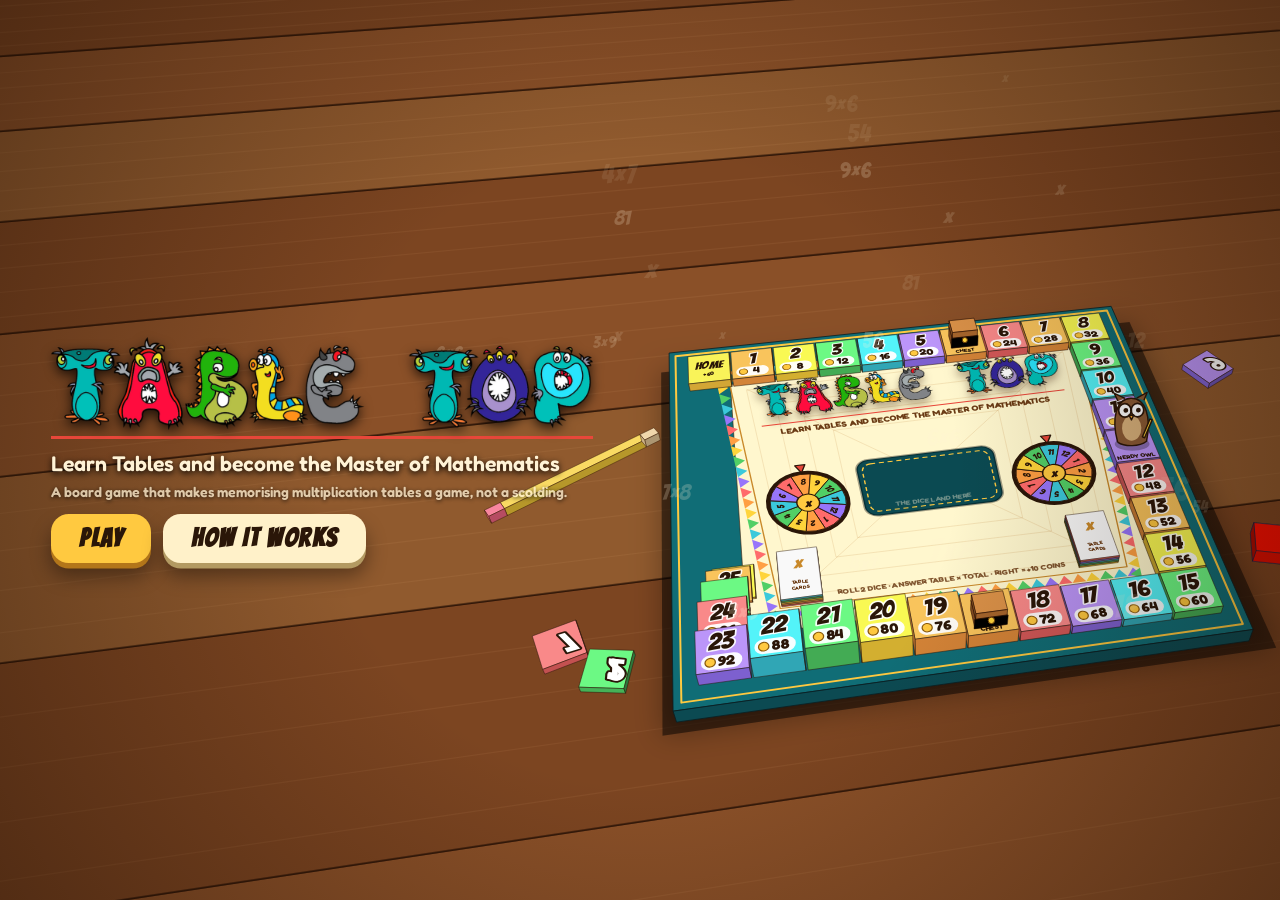
<file: games/tabletop/index.html>
<!doctype html>
<html lang="en">
<head>
<meta charset="utf-8">
<meta name="viewport" content="width=device-width, initial-scale=1, viewport-fit=cover">
<title>Table Top: learn the tables</title>
<meta name="description" content="A playable 3D tabletop version of Table Top, the board game that teaches the multiplication tables. Buy a table, answer its multiples, master the board.">
<link rel="preconnect" href="https://fonts.googleapis.com"><link rel="preconnect" href="https://fonts.gstatic.com" crossorigin>
<link href="https://fonts.googleapis.com/css2?family=Bangers&family=Fredoka:wght@500;600;700&display=swap" rel="stylesheet">
<script>
/* embedded in the portfolio's handheld: ?embed, &bg (attract screen only, no UI), &inset=<px> (keep UI clear of the pillars) */
(function () { const Q = new URLSearchParams(location.search), h = document.documentElement;
  if (Q.has('embed')) h.classList.add('embed'); if (Q.has('bg')) h.classList.add('bgonly');
  h.style.setProperty('--ix', (parseFloat(Q.get('inset')) || 0) + 'px'); })();
</script>
<style>
:root{--ix:0px;--top:0px;--ink:#2a1608;--cream:#fff3d6;--gold:#ffc940;--pink:#ff4f8b;--sky:#2ec4ff;--paper:#fff1c9}
html.embed{--top:24px}
*{box-sizing:border-box;margin:0;padding:0}
html,body{height:100%;overflow:hidden;background:#1a0f08;color:var(--cream);font:600 clamp(11px,min(1.55vw,2.6vh),17px)/1.25 Fredoka,ui-rounded,system-ui,sans-serif;-webkit-user-select:none;user-select:none;-webkit-tap-highlight-color:transparent}
#cv{position:fixed;inset:0;width:100%;height:100%;display:block;touch-action:none}
button{font:inherit;color:inherit;cursor:pointer;border:0;background:none}
.btn{font-family:Bangers,Impact,sans-serif;letter-spacing:.06em;font-size:1.5em;background:var(--gold);color:var(--ink);border-radius:.7em;padding:.35em 1.1em .3em;box-shadow:0 .22em 0 #b3761a,0 .5em .8em #0006;transition:transform .08s,box-shadow .08s,filter .15s}
.btn:hover{filter:brightness(1.08)}
.btn:active{transform:translateY(.18em);box-shadow:0 .04em 0 #b3761a,0 .2em .4em #0006}
.btn.alt{background:#fff1c9;box-shadow:0 .22em 0 #b39a62,0 .5em .8em #0006}
.btn.sm{font-size:1.1em}
.btn[disabled]{filter:grayscale(1) brightness(.8);cursor:default;pointer-events:none}
.coin{display:inline-block;width:.95em;height:.95em;border-radius:50%;background:radial-gradient(circle at 35% 30%,#fff6b0,#ffc940 55%,#c98a10);box-shadow:inset 0 0 0 .1em #b3761a;vertical-align:-.12em;margin-right:.25em}

/* HUD */
#hud{position:fixed;left:0;right:0;top:0;z-index:5;padding:calc(var(--top) + .55rem) calc(var(--ix) + .8rem) 0;display:flex;gap:.6rem;align-items:flex-start;pointer-events:none}
html.bgonly #hud,html.bgonly #roll{display:none}
body.title #hud,body.title #roll{display:none}
.pc{display:flex;align-items:center;gap:.55em;background:#2a1608b8;border:.18em solid transparent;border-radius:1em;padding:.35em .9em .35em .4em;backdrop-filter:blur(4px);transition:border-color .3s,box-shadow .3s,transform .3s;min-width:9.5em}
.pc.on{border-color:var(--c);box-shadow:0 0 1.2em var(--c);transform:translateY(.15em) scale(1.04)}
.pc .av{width:2.3em;height:2.3em;border-radius:50% 50% 42% 42%;background:radial-gradient(circle at 35% 30%,#fff9,transparent 45%),var(--c);box-shadow:inset -.2em -.25em 0 #0003,0 .15em 0 #0005;flex:none}
.pc b{display:block;font-family:Bangers,Impact,sans-serif;font-weight:400;letter-spacing:.06em;font-size:1.15em;line-height:1}
.pc .co{font-size:1.25em;font-weight:700;color:#ffe9a0;line-height:1.1}
.pc small{display:block;font-size:.78em;opacity:.8;max-width:12em;white-space:nowrap;overflow:hidden;text-overflow:ellipsis}
.pc .co.bump{animation:bump .35s}
@keyframes bump{40%{transform:scale(1.3)}}
#round{margin:0 auto;background:#2a1608b8;border-radius:1em;padding:.4em 1em;text-align:center;font-family:Bangers,Impact,sans-serif;letter-spacing:.08em;font-size:1.2em;backdrop-filter:blur(4px)}
#round i{display:block;font:600 .62em Fredoka,system-ui,sans-serif;letter-spacing:.1em;opacity:.7;font-style:normal}
.ib{pointer-events:auto;width:2.4em;height:2.4em;border-radius:50%;background:#2a1608b8;font-family:Bangers,Impact,sans-serif;font-size:1.2em;display:grid;place-items:center;backdrop-filter:blur(4px)}
.ib:hover{background:#4a2a14}
#bann{position:fixed;left:50%;top:calc(var(--top) + 26%);z-index:6;pointer-events:none;font-family:Bangers,Impact,sans-serif;letter-spacing:.06em;font-size:3.4em;white-space:nowrap;color:var(--gold);-webkit-text-stroke:.05em var(--ink);paint-order:stroke fill;text-shadow:0 .08em 0 var(--ink),0 .16em .3em #000a;transform:translate(-50%,-50%) scale(0);opacity:0}
#bann.go{animation:bann 1.1s cubic-bezier(.2,1.4,.4,1) both}
@keyframes bann{0%{transform:translate(-50%,-50%) scale(0) rotate(-8deg);opacity:0}20%{transform:translate(-50%,-50%) scale(1.15) rotate(2deg);opacity:1}32%{transform:translate(-50%,-50%) scale(1) rotate(0)}80%{transform:translate(-50%,-50%) scale(1);opacity:1}100%{transform:translate(-50%,-60%) scale(.9);opacity:0}}
#roll{position:fixed;left:50%;bottom:calc(.9rem);z-index:6;transform:translate(-50%,200%);transition:transform .45s cubic-bezier(.2,1.4,.3,1);font-size:1.45em;padding:.3em 1.6em .25em}
#roll.on{transform:translate(-50%,0);animation:pulse 1.2s ease-in-out infinite .5s}
@keyframes pulse{50%{filter:brightness(1.18)}}

/* overlay: the table card and the question sit on top of the board */
#scrim{position:fixed;inset:0;z-index:9;pointer-events:none;background:radial-gradient(ellipse at 50% 55%,rgba(20,8,0,.12),rgba(20,8,0,.6));opacity:0;transition:opacity .35s}
#scrim.on{opacity:1}
#panel{position:fixed;z-index:10;left:50%;top:calc(50% + var(--top) / 2);width:min(40rem,calc(100% - 2 * var(--ix) - 1.2rem));max-height:calc(100% - var(--top) - 1.4rem);overflow:auto;transform:translate(-50%,-46%) scale(.82);opacity:0;pointer-events:none;transition:transform .45s cubic-bezier(.2,1.25,.3,1),opacity .25s;background:linear-gradient(#fff6dc,#ffe6a2);color:var(--ink);border-radius:1.2em;border:.22em solid var(--ink);box-shadow:0 .45em 0 #0005,0 1.4em 2.4em #000a;padding:.9em 1em 1em;display:flex;gap:1.1em;align-items:center;text-align:center}
#panel.on{transform:translate(-50%,-50%) scale(1);opacity:1;pointer-events:auto}
.pcard{flex:none}.pcard:empty{display:none}
.pbody{flex:1;min-width:0}
@media (max-aspect-ratio:11/10){
  #panel{flex-direction:column;gap:.5em;padding:.7em .8em .8em;top:auto;bottom:.6rem;max-height:calc(100% - var(--top) - 5rem);transform:translate(-50%,30%) scale(.9)}
  #panel.on{transform:translate(-50%,0) scale(1)}
  .tcard{width:100%!important;display:flex;gap:.5em;flex-wrap:wrap;align-items:stretch}
  .tc-card{flex:0 0 11em;display:flex;align-items:center;justify-content:space-around;gap:.3em}
  .tc-num{font-size:2.6em!important}.tc-word{border:0!important;padding:0!important;font-size:.55em!important}
  .tc-slide{flex:1;margin:0!important;display:grid;grid-template-columns:1fr 1fr;border-top:.12em solid #8a8a84!important;border-radius:.4em!important}
  .tc-slide b{grid-column:1/-1}
}
.ptag{display:inline-block;font-family:Bangers,Impact,sans-serif;letter-spacing:.08em;font-size:1.1em;background:var(--ink);color:var(--gold);border-radius:.6em;padding:.1em .8em .05em;margin-bottom:.45em}
.ptag.ok{background:#1f8a3a;color:#fff}.ptag.bad{background:#c2312e;color:#fff}
/* the Table Price Card from the doc: price on top, the number, its name, and the slider that pulls out below */
.tcard{position:relative;width:9.2em;color:var(--ink);animation:flip .55s cubic-bezier(.2,1.2,.3,1)}
.tc-card{position:relative;background:#fff;border:.15em solid var(--ink);border-radius:.5em;padding:.45em .3em .4em;box-shadow:0 .25em 0 #0003,inset 0 0 0 .22em #f4f1ea;z-index:2}
.tc-card:before{content:"";position:absolute;left:-.15em;top:.8em;bottom:.8em;width:.5em;border-radius:.3em 0 0 .3em;background:var(--tc)}
.tc-price{font-weight:700;font-size:1.05em;letter-spacing:.04em}
.tc-num{font-family:Bangers,Impact,sans-serif;font-size:4.2em;line-height:1;color:var(--tc);-webkit-text-stroke:.03em var(--ink);paint-order:stroke fill;margin:.05em 0}
.tc-word{font-size:.62em;font-weight:700;letter-spacing:.16em;border-top:.12em solid #2a160833;padding-top:.3em}
.tc-slide{position:relative;z-index:1;margin:-.25em .55em 0;background:#e9e9e6;border:.12em solid #8a8a84;border-top:0;border-radius:0 0 .4em .4em;padding:.7em .4em .35em;font-size:.66em;line-height:1.28;text-align:left;font-variant-numeric:tabular-nums;clip-path:inset(0 0 100% 0);transform:translateY(-1em);transition:clip-path .7s cubic-bezier(.2,1.1,.3,1),transform .7s cubic-bezier(.2,1.1,.3,1)}
.tc-slide.out{clip-path:inset(0);transform:none}
.tc-slide b{display:block;text-align:center;letter-spacing:.1em;margin-bottom:.2em}
.tc-slide .hit{background:#51cf66;font-weight:700;border-radius:.25em;padding:0 .2em;margin:0 -.2em}
.note{font-size:.95em;margin:.2em 0 .6em;line-height:1.3}
.row{display:flex;gap:.6em;justify-content:center;flex-wrap:wrap}
.q{font-family:Bangers,Impact,sans-serif;font-size:2.8em;letter-spacing:.04em;display:flex;align-items:center;justify-content:center;gap:.25em;line-height:1;margin:.1em 0 .25em}
.q i{font-style:normal;color:#b3761a}
.q .ans{min-width:1.6em;border-bottom:.08em solid var(--ink);color:#c2312e}
.q .think:after{content:"";animation:dots 1s steps(4) infinite}
@keyframes dots{0%{content:""}25%{content:"."}50%{content:".."}75%{content:"..."}}
.tbar{height:.55em;background:#0002;border-radius:1em;overflow:hidden;margin:0 0 .5em}
.tbar b{display:block;height:100%;width:100%;background:linear-gradient(90deg,#51cf66,#ffd43b,#ff6b6b);transform-origin:left;border-radius:1em}
.pad{display:grid;grid-template-columns:repeat(4,1fr);gap:.4em;margin:0 auto .5em;max-width:16em}
.pad button{font-family:Bangers,Impact,sans-serif;font-size:1.55em;background:#fff;border:.1em solid var(--ink);border-radius:.55em;padding:.1em 0 0;box-shadow:0 .16em 0 var(--ink);transition:transform .06s,box-shadow .06s}
.pad button:active{transform:translateY(.14em);box-shadow:0 .02em 0 var(--ink)}
.pad .go{background:#51cf66}.pad .del{background:#ffd9a0}
.kgrid{display:grid;grid-template-columns:repeat(4,1fr);gap:.4em;margin:.3em auto .6em;max-width:17em}
.kgrid button{font-family:Bangers,Impact,sans-serif;font-size:1.5em;background:#fff;border:.1em solid var(--ink);border-radius:.55em;padding:.1em 0 0;box-shadow:0 .16em 0 var(--ink)}
.kgrid button:hover{background:#ffe08a}
.slider{display:grid;grid-template-columns:1fr 1fr;gap:.12em .6em;margin:.2em auto .5em;max-width:16em;background:#fff;border:.15em solid var(--ink);border-radius:.7em;padding:.4em .6em;text-align:left;font-size:.92em;animation:pull .55s cubic-bezier(.2,1.1,.3,1) both;box-shadow:inset 0 0 0 .2em #ffe08a}
.slider .sh{grid-column:1/-1;text-align:center;font-family:Bangers,Impact,sans-serif;letter-spacing:.08em;font-size:1.2em}
.slider .hit{background:#51cf66;border-radius:.3em;font-weight:700;padding:0 .2em;margin:0 -.2em}
@keyframes pull{from{clip-path:inset(0 0 100% 0);transform:translateY(-1.2em)}to{clip-path:inset(0);transform:none}}
.v{display:none}.v.on{display:block}

/* full screen cards: title, how, end */
.scr{position:fixed;inset:0;z-index:20;display:none;pointer-events:none}
.scr.on{display:flex}
.scr button{pointer-events:auto}
#title{align-items:center;padding:calc(var(--top) + 1rem) calc(var(--ix) + 4vw) 1rem}
#title .in{max-width:min(34rem,46%)}
@media (max-aspect-ratio:11/10){#title{align-items:flex-start;justify-content:center;text-align:center}#title .in{max-width:100%}#title .btns{justify-content:center}}
#logo{display:block;width:min(32rem,100%);height:auto;filter:drop-shadow(0 .25em .35em #000b);animation:drop .9s cubic-bezier(.2,1.4,.4,1) .1s both,bobi 3s ease-in-out 1s infinite}
@keyframes bobi{50%{transform:translateY(-.25em) rotate(-.6deg)}}
#title .rule{height:.18em;width:min(32rem,100%);background:#e8473a;margin:.35em 0 .1em}
@media (max-aspect-ratio:11/10){#logo{margin:0 auto}#title .rule{margin:.35em auto .1em}}
@keyframes drop{from{transform:translateY(-3em) rotateX(80deg) scale(.5);opacity:0}to{transform:none;opacity:1}}
@keyframes bob{50%{transform:translateY(-.06em) rotate(var(--r,0deg))}}
#title p{margin:.5em 0 .3em;font-size:1.25em;max-width:24em;text-shadow:0 .1em .3em #000}
#title small{display:block;opacity:.75;margin-bottom:1em;text-shadow:0 .1em .3em #000}
#title .btns{display:flex;gap:.7em;flex-wrap:wrap}
html.bgonly #title{align-items:flex-start;justify-content:center;text-align:center;padding-top:calc(var(--top) + 2.2rem)}
html.bgonly #title .in{max-width:100%}
html.bgonly #title #logo{margin:0 auto;width:min(26rem,72%)}
html.bgonly #title .rule{display:none}
html.bgonly #title p,html.bgonly #title small,html.bgonly #title .btns{display:none}
#how,#end{align-items:center;justify-content:center;background:rgba(26,15,8,.78);backdrop-filter:blur(3px);pointer-events:auto;padding:calc(var(--top) + .8rem) calc(var(--ix) + .8rem) .8rem}
.sheet{background:linear-gradient(#fff6dc,#ffe6a2);color:var(--ink);border-radius:1.2em;border:.22em solid var(--ink);box-shadow:0 .5em 0 #0005,0 1.4em 2.4em #000a;padding:1em 1.2em;max-width:44rem;max-height:100%;overflow:auto;text-align:center;animation:flip .5s cubic-bezier(.2,1.2,.3,1)}
.sheet h2{font-family:Bangers,Impact,sans-serif;font-weight:400;letter-spacing:.06em;font-size:2.2em;line-height:1}
.steps{display:grid;grid-template-columns:repeat(auto-fit,minmax(9.5em,1fr));gap:.7em;margin:.8em 0}
.step{background:#fff;border:.15em solid var(--ink);border-radius:.8em;padding:.5em .6em .6em;text-align:left;font-size:.95em;line-height:1.3}
.step b{display:grid;place-items:center;width:1.9em;height:1.9em;border-radius:50%;background:var(--ink);color:var(--gold);font-family:Bangers,Impact,sans-serif;font-weight:400;font-size:1.2em;margin-bottom:.3em}
.score{display:grid;grid-template-columns:1fr 1fr;gap:.7em;margin:.8em 0}
.sc{background:#fff;border:.18em solid var(--ink);border-radius:.9em;padding:.5em;position:relative}
.sc.win{background:#fff3b0;box-shadow:0 0 0 .2em var(--gold),0 0 1.6em var(--gold)}
.sc .big{font-family:Bangers,Impact,sans-serif;font-size:2.4em;line-height:1.05}
.sc small{display:block;font-size:.85em;opacity:.8}
.chips{display:flex;flex-wrap:wrap;gap:.2em;justify-content:center;margin-top:.3em}
.chips i{font-style:normal;font-family:Bangers,Impact,sans-serif;font-size:1em;color:#fff;border-radius:.4em;padding:0 .4em;background:var(--c)}
.credit{margin-top:.6em;font-size:.82em;opacity:.7}
</style>
</head>
<body class="title">
<canvas id="cv"></canvas>

<div id="hud">
  <div class="pc" id="pc0" style="--c:#ff4f8b"><span class="av"></span><div><b>YOU</b><div class="co"><span class="coin"></span><span>0</span></div><small></small></div></div>
  <div id="round">ROUND 1 / 15<i>TABLE TOP</i></div>
  <div class="pc" id="pc1" style="--c:#2ec4ff"><span class="av"></span><div><b>BUDDY</b><div class="co"><span class="coin"></span><span>0</span></div><small></small></div></div>
  <button class="ib" id="snd" title="Sound (M)" aria-label="Sound on or off">♪</button>
  <button class="ib" id="hlp" title="How to play" aria-label="How to play">?</button>
</div>
<div id="bann"></div>
<div id="scrim"></div>
<button class="btn" id="roll">ROLL THE DICE</button>
<div id="panel" role="dialog" aria-live="polite"></div>

<div class="scr on" id="title">
  <div class="in">
    <img id="logo" src="img/table-top-title.png" alt="Table Top"><div class="rule"></div>
    <p>Learn Tables and become the Master of Mathematics</p>
    <small>A board game that makes memorising multiplication tables a game, not a scolding.</small>
    <div class="btns"><button class="btn" id="bPlay">PLAY</button><button class="btn alt" id="bHow">HOW IT WORKS</button></div>
  </div>
</div>
<div class="scr" id="how">
  <div class="sheet">
    <h2>HOW TO PLAY TABLE TOP</h2>
    <div class="steps">
      <div class="step"><b>1</b>Roll <u>two dice</u> (2 to 12) and hop that many tiles. Every tile is a number from 1 to 29.</div>
      <div class="step"><b>2</b>On a number tile, answer <u>that table × your dice total</u>. Right answer: <b>+10 coins</b>. Wrong: nothing. A free tile can then be bought.</div>
      <div class="step"><b>3</b>Land on someone's table and you pay the <u>entry fee</u> first. Answer wrong and you pay the table price too.</div>
      <div class="step"><b>4</b>Stuck? <u>Pull the number slider</u> to check the table. You start with 50 coins. Most coins after 15 rounds wins.</div>
    </div>
    <div class="row"><button class="btn" id="hOk">GOT IT</button></div>
  </div>
</div>
<div class="scr" id="end"><div class="sheet" id="endIn"></div></div>

<script>
'use strict';
const Q = new URLSearchParams(location.search), EMBED = Q.has('embed'), IX = parseFloat(Q.get('inset')) || 0, SPEED = clamp0(parseFloat(Q.get('speed')) || 1);
function clamp0(v) { return Math.max(.5, Math.min(8, v)); }
const $ = s => document.querySelector(s), HTML = document.documentElement;
const cv = $('#cv'), g = cv.getContext('2d');
let W = 0, H = 0, DPR = 1;
const clamp = (v, a, b) => Math.max(a, Math.min(b, v)), lerp = (a, b, t) => a + (b - a) * t;
const rnd = (a, b) => a + Math.random() * (b - a), ri = (a, b) => Math.floor(rnd(a, b + 1));
const easeOutBack = x => { const c1 = 1.9, c3 = c1 + 1; return 1 + c3 * Math.pow(x - 1, 3) + c1 * Math.pow(x - 1, 2); };
const easeIO = x => x < .5 ? 2 * x * x : 1 - Math.pow(-2 * x + 2, 2) / 2;
function resize() { DPR = Math.min(2, devicePixelRatio || 1); W = innerWidth; H = innerHeight; cv.width = Math.round(W * DPR); cv.height = Math.round(H * DPR); }
addEventListener('resize', resize); resize();

/* ================= sound ================= */
let ac = null, muted = false;
function tone(f, d, type = 'sine', v = .06, when = 0, slide = 0) {
  if (muted) return;
  try {
    ac = ac || new (window.AudioContext || window.webkitAudioContext)(); if (ac.state === 'suspended') ac.resume();
    const t = ac.currentTime + when, o = ac.createOscillator(), gn = ac.createGain();
    o.type = type; o.frequency.setValueAtTime(f, t); if (slide) o.frequency.exponentialRampToValueAtTime(Math.max(30, f * slide), t + d);
    gn.gain.setValueAtTime(v, t); gn.gain.exponentialRampToValueAtTime(.0001, t + d);
    o.connect(gn); gn.connect(ac.destination); o.start(t); o.stop(t + d + .03);
  } catch (e) {}
}
const SFX = {
  hop: () => tone(380, .11, 'sine', .07, 0, 1.7), land: () => tone(140, .12, 'triangle', .09, 0, .6),
  coin: () => { tone(988, .09, 'square', .03); tone(1319, .16, 'square', .03, .07); },
  ok: () => [523, 659, 784, 1047].forEach((f, i) => tone(f, .18, 'triangle', .06, i * .08)),
  bad: () => { tone(200, .3, 'sawtooth', .05, 0, .55); tone(150, .32, 'sawtooth', .05, .12, .5); },
  roll: () => { for (let i = 0; i < 9; i++) tone(rnd(160, 320), .05, 'triangle', .05, i * .1); },
  buy: () => [392, 523, 659].forEach((f, i) => tone(f, .22, 'square', .035, i * .06)),
  key: () => tone(660, .04, 'square', .02), pop: () => tone(300, .12, 'sine', .07, 0, 2.2)
};
const sfx = k => SFX[k] && SFX[k]();
addEventListener('pointerdown', () => { try { if (ac && ac.state === 'suspended') ac.resume(); } catch (e) {} }, { passive: true });

/* ================= board data ================= */
const GX = 10, GY = 9, N = 34, ROUNDS = 15, START_COINS = 50, REWARD = 10, HOME_PAY = 60;
const COLS = ['#ff6b6b', '#ff9f43', '#ffd43b', '#51cf66', '#3bc9db', '#9775fa'];
const PCOL = ['#ff4f8b', '#2ec4ff'];
const path = [];
for (let x = 0; x < GX; x++) path.push([x, 0]);
for (let y = 1; y < GY; y++) path.push([GX - 1, y]);
for (let x = GX - 2; x >= 0; x--) path.push([x, GY - 1]);
for (let y = GY - 2; y >= 1; y--) path.push([0, y]);
const SPECIAL = { 6: 'chest', 13: 'owl', 21: 'chest', 28: 'tuition' };
const cells = []; { let nn = 1; for (let i = 0; i < N; i++) { const [gx, gy] = path[i]; const c = { i, x: gx - 4.5, y: 4 - gy, kind: i === 0 ? 'home' : SPECIAL[i] || 'num', owner: -1, h: .22, hv: 0, bump: 0, bv: 0, t0: 0, open: 0, fl: 0 }; if (c.kind === 'num') { c.n = nn++; c.price = c.n * 4; c.fee = c.n; c.col = COLS[c.n % 6]; } cells.push(c); } }
const rgb = h => [parseInt(h.slice(1, 3), 16), parseInt(h.slice(3, 5), 16), parseInt(h.slice(5, 7), 16)];
const shade = (c, k) => `rgb(${Math.min(255, c[0] * k) | 0},${Math.min(255, c[1] * k) | 0},${Math.min(255, c[2] * k) | 0})`;

/* ================= camera + projection ================= */
const cam = { yaw: 0, pitch: .82, D: 24, tx: 0, ty: 0, tz: 0, zoom: 1, x0: 0, x1: 1, y0: 0, y1: 1, shake: 0 };
let K = {};
const view = { x0: 0, x1: 1, y0: 0, y1: 1 };
function setCam() {
  const cy = Math.cos(cam.yaw), sy = Math.sin(cam.yaw), cp = Math.cos(cam.pitch), sp = Math.sin(cam.pitch);
  const vw = cam.x1 - cam.x0, vh = cam.y1 - cam.y0;
  const ppu = Math.min(vw / (S.mode === 'attract' ? 15.4 : 12.0), vh / (10.8 * sp + (S.mode === 'attract' ? 3.2 : 2.3))) * cam.zoom;
  K = { cy, sy, cp, sp, F: ppu * cam.D, ppu, cx: (cam.x0 + cam.x1) / 2, cy0: (cam.y0 + cam.y1) / 2 + vh * .03, sx: cam.shake ? rnd(-1, 1) * cam.shake : 0, sh: cam.shake ? rnd(-1, 1) * cam.shake : 0 };
}
function proj(x, y, z) {
  const dx = x - cam.tx, dy = y - cam.ty, dz = z - cam.tz;
  const rx = dx * K.cy - dy * K.sy, ry = dx * K.sy + dy * K.cy;
  const dep = cam.D + ry * K.cp - dz * K.sp, s = K.F / dep;
  return { x: K.cx + rx * s + K.sx, y: K.cy0 - (ry * K.sp + dz * K.cp) * s + K.sh, s, d: dep };
}
const depthOf = (x, y, z) => { const dx = x - cam.tx, dy = y - cam.ty; return cam.D + (dx * K.sy + dy * K.cy) * K.cp - (z - cam.tz) * K.sp; };
const LIGHT = (() => { const l = [-.35, -.5, .8], m = Math.hypot(...l); return l.map(v => v / m); })();

/* ---- drawing primitives on the 3D plane ---- */
function boxV(x0, y0, z0, x1, y1, z1) { return [[x0, y0, z0], [x1, y0, z0], [x1, y1, z0], [x0, y1, z0], [x0, y0, z1], [x1, y0, z1], [x1, y1, z1], [x0, y1, z1]]; }
const FACES = [[4, 5, 6, 7], [0, 1, 5, 4], [1, 2, 6, 5], [2, 3, 7, 6], [3, 0, 4, 7], [0, 3, 2, 1]];
function poly3(pts, col, kb = 1, line = 'rgba(40,20,8,.45)') {
  const P = pts.map(p => proj(p[0], p[1], p[2]));
  let a = 0; for (let i = 0; i < P.length; i++) { const q = P[(i + 1) % P.length]; a += P[i].x * q.y - q.x * P[i].y; }
  if (a >= 0) return null;
  const u = [pts[1][0] - pts[0][0], pts[1][1] - pts[0][1], pts[1][2] - pts[0][2]], v = [pts[2][0] - pts[1][0], pts[2][1] - pts[1][1], pts[2][2] - pts[1][2]];
  const n = [u[1] * v[2] - u[2] * v[1], u[2] * v[0] - u[0] * v[2], u[0] * v[1] - u[1] * v[0]], m = Math.hypot(...n) || 1;
  const k = (.58 + .5 * Math.max(0, (n[0] * LIGHT[0] + n[1] * LIGHT[1] + n[2] * LIGHT[2]) / m)) * kb;
  g.beginPath(); P.forEach((p, i) => i ? g.lineTo(p.x, p.y) : g.moveTo(p.x, p.y)); g.closePath();
  g.fillStyle = shade(col, k); g.fill(); if (line) { g.strokeStyle = line; g.lineWidth = 1; g.lineJoin = 'round'; g.stroke(); }
  return P;
}
function solid(V, col, topCol, line) { for (let f = 0; f < 6; f++) poly3(FACES[f].map(i => V[i]), f === 0 && topCol ? topCol : col, 1, line); }
// run fn in a 0..100 square laid on a horizontal rectangle (text space: x right, y down, north = top)
function onFace(x0, y0, w, d, z, fn) {
  const o = proj(x0, y0 + d, z), ex = proj(x0 + w, y0 + d, z), ey = proj(x0, y0, z);
  g.save(); g.transform((ex.x - o.x) / 100, (ex.y - o.y) / 100, (ey.x - o.x) / 100, (ey.y - o.y) / 100, o.x, o.y); fn(); g.restore();
}
const FONT = (px, f = 'Bangers') => `${f === 'Bangers' ? '' : '700 '}${px}px ${f}, Impact, "Arial Black", sans-serif`;

/* ================= game state ================= */
const P = [
  { id: 0, name: 'YOU', col: PCOL[0], coins: 0, shown: 0, pos: 0, tables: [], x: 0, y: 0, z: 0, sq: 0, off: 0 },
  { id: 1, name: 'BUDDY', col: PCOL[1], coins: 0, shown: 0, pos: 0, tables: [], x: 0, y: 0, z: 0, sq: 0, off: 0 }
];
const S = { mode: 'attract', round: 1, active: 0, over: false, asked: 0, right: 0, focus: null, wait: null, key: null };
const tweens = [], FX = [];
function tween(dur, fn, ease) { return new Promise(res => tweens.push({ t: 0, dur: Math.max(.001, dur), fn, ease: ease || (x => x), res })); }
const wait = ms => tween(ms / 1000, () => {});

/* ================= effects ================= */
function fxText(x, y, z, txt, col, size = 1) { FX.push({ k: 'text', x, y, z, txt, col, size, t: 0, life: 1.5 }); }
function fxRing(x, y, col) { FX.push({ k: 'ring', x, y, col, t: 0, life: .7 }); }
function fxCoins(a, b, n, spread = .3) { n = clamp(Math.ceil(n), 1, 12); for (let i = 0; i < n; i++) FX.push({ k: 'coin', a: { ...a, x: a.x + rnd(-spread, spread), y: a.y + rnd(-spread, spread) }, b, t: -i * .07, life: .75 + rnd(0, .15), ph: rnd(0, 6) }); }
function fxConfetti(x, y, z, n = 40) { for (let i = 0; i < n; i++) FX.push({ k: 'conf', x, y, z, vx: rnd(-3, 3), vy: rnd(-3, 3), vz: rnd(3, 7), col: COLS[ri(0, 5)], t: 0, life: 1.8 + rnd(0, .6), r: rnd(0, 6), w: rnd(4, 8) }); }
const pawnWorld = p => ({ x: p.x, y: p.y, z: p.z + .5 });

/* ================= drawing the scene ================= */
const TABLE_TONES = ['#8a5028', '#7c4521', '#905a2e'];
function drawTable() {
  g.fillStyle = '#1a0f08'; g.fillRect(0, 0, W, H);
  const z = -.36, x = 30;
  for (let i = 0; i < 9; i++) {
    const y0 = -12 + i * 5.2, y1 = y0 + 5.2, P4 = [[-x, y0], [x, y0], [x, y1], [-x, y1]].map(p => proj(p[0], p[1], z));
    g.beginPath(); P4.forEach((p, j) => j ? g.lineTo(p.x, p.y) : g.moveTo(p.x, p.y)); g.closePath();
    g.fillStyle = TABLE_TONES[i % 3]; g.fill(); g.strokeStyle = 'rgba(30,12,2,.55)'; g.lineWidth = 2; g.stroke();
    g.strokeStyle = 'rgba(255,200,140,.07)'; g.lineWidth = 1.2;                                        // wood grain
    for (let j = 0; j < 4; j++) { const gy = y0 + (j + .5) * 1.1 + ((i * 7) % 5) * .05, a = proj(-x, gy, z), b = proj(x, gy, z); g.beginPath(); g.moveTo(a.x, a.y); g.lineTo(b.x, b.y); g.stroke(); }
  }
}
const TITLE = new Image(); TITLE.src = 'img/table-top-title.png';
function onPlane(cx, cy, z, fn) {                      // lay a flat drawing on the board: 1 unit = 1/100 of a tile, y points toward the viewer
  const o = proj(cx, cy, z), ex = proj(cx + 1, cy, z), ey = proj(cx, cy - 1, z);
  g.save(); g.transform((ex.x - o.x) / 100, (ex.y - o.y) / 100, (ey.x - o.x) / 100, (ey.y - o.y) / 100, o.x, o.y); fn(); g.restore();
}
function drawSlab(t) {
  const V = boxV(-5.45, -4.95, -.38, 5.45, 4.95, 0);
  const sa = proj(-5.7, -5.2, -.36), sb = proj(5.9, -5.2, -.36), sc = proj(5.9, 4.7, -.36), sd = proj(-5.7, 4.7, -.36);
  g.save(); g.fillStyle = 'rgba(0,0,0,.5)'; g.shadowColor = 'rgba(0,0,0,.6)'; g.shadowBlur = 28 * DPR; g.beginPath(); [sa, sb, sc, sd].forEach((p, i) => i ? g.lineTo(p.x, p.y) : g.moveTo(p.x, p.y)); g.fill(); g.restore();
  solid(V, rgb('#0f5a63'), rgb('#117079'), 'rgba(10,30,34,.8)');
  const e = [[-5.3, -4.8], [5.3, -4.8], [5.3, 4.8], [-5.3, 4.8]].map(p => proj(p[0], p[1], .005));
  g.beginPath(); e.forEach((p, i) => i ? g.lineTo(p.x, p.y) : g.moveTo(p.x, p.y)); g.closePath(); g.strokeStyle = '#ffc940'; g.lineWidth = 2; g.stroke();
  const iv = boxV(-4.05, -3.55, 0, 4.05, 3.55, .04); poly3(FACES[0].map(i => iv[i]), rgb('#fff1c9'), 1.05, 'rgba(60,30,10,.6)');
  onPlane(0, 0, .05, () => {                           // the middle of the board (810 x 710 units)
    g.lineJoin = 'round'; g.textAlign = 'center'; g.textBaseline = 'middle';
    g.strokeStyle = 'rgba(190,130,60,.2)'; g.lineWidth = 2;                                                     // faint chauka-bara grid and crossed diagonals
    for (let k = 0; k < 4; k++) { const hw = 345 - k * 55, hh = hw * .86; g.strokeRect(-hw, -hh, hw * 2, hh * 2); }
    g.beginPath(); g.moveTo(-345, -300); g.lineTo(345, 300); g.moveTo(345, -300); g.lineTo(-345, 300); g.stroke();
    for (let i = 0, x = -405; x < 405; x += 30, i++) {                                                           // rangoli saw-tooth border
      g.fillStyle = COLS[i % 6]; g.beginPath(); g.moveTo(x, -355); g.lineTo(x + 30, -355); g.lineTo(x + 15, -332); g.fill();
      g.fillStyle = COLS[(i + 3) % 6]; g.beginPath(); g.moveTo(x, 355); g.lineTo(x + 30, 355); g.lineTo(x + 15, 332); g.fill();
    }
    for (let i = 0, y = -355; y < 355; y += 30, i++) {
      g.fillStyle = COLS[(i + 1) % 6]; g.beginPath(); g.moveTo(-405, y); g.lineTo(-405, y + 30); g.lineTo(-382, y + 15); g.fill();
      g.fillStyle = COLS[(i + 4) % 6]; g.beginPath(); g.moveTo(405, y); g.lineTo(405, y + 30); g.lineTo(382, y + 15); g.fill();
    }
    g.strokeStyle = '#c9892a'; g.lineWidth = 3; g.strokeRect(-378, -328, 756, 656);
    if (TITLE.complete && TITLE.naturalWidth) { g.save(); g.shadowColor = 'rgba(60,30,10,.4)'; g.shadowBlur = 8; g.shadowOffsetY = 5; g.drawImage(TITLE, -330, -318, 660, 113); g.restore(); }   // the doc's own heading
    g.fillStyle = '#e8473a'; g.fillRect(-330, -192, 660, 3);
    g.font = FONT(21, 'Fredoka'); g.fillStyle = '#6a3a14'; g.fillText('LEARN TABLES AND BECOME THE MASTER OF MATHEMATICS', 0, -168);
    const wheel = (cx, cy, r, dir) => {                                                                          // a slowly turning times-table wheel, 1 to 12
      g.save(); g.translate(cx, cy); g.fillStyle = '#2a1608'; g.beginPath(); g.arc(0, 0, r + 9, 0, 7); g.fill();
      g.save(); g.rotate(t * .35 * dir); const A = Math.PI / 6;
      for (let i = 0; i < 12; i++) { g.fillStyle = COLS[i % 6]; g.beginPath(); g.moveTo(0, 0); g.arc(0, 0, r, i * A, (i + 1) * A); g.closePath(); g.fill(); g.strokeStyle = '#2a1608'; g.lineWidth = 2; g.stroke(); }
      g.fillStyle = '#2a1608'; g.font = FONT(r * .27);
      for (let i = 0; i < 12; i++) { g.save(); g.rotate((i + .5) * A); g.translate(r * .72, 0); g.rotate(Math.PI / 2); g.fillText(i + 1, 0, 0); g.restore(); }
      g.restore();
      g.fillStyle = '#ffc940'; g.strokeStyle = '#2a1608'; g.lineWidth = 3; g.beginPath(); g.arc(0, 0, r * .3, 0, 7); g.fill(); g.stroke(); g.fillStyle = '#2a1608'; g.font = FONT(r * .46); g.fillText('×', 0, 4);
      g.fillStyle = '#e8473a'; g.beginPath(); g.moveTo(0, -r - 4); g.lineTo(-11, -r - 26); g.lineTo(11, -r - 26); g.closePath(); g.fill(); g.stroke(); g.restore();
    };
    wheel(-268, 40, 82, 1); wheel(268, 40, 82, -1);
    g.fillStyle = '#0b4a52'; g.beginPath(); g.roundRect(-150, -60, 300, 160, 28); g.fill();                     // the dice tray
    g.strokeStyle = 'rgba(0,0,0,.35)'; g.lineWidth = 6; g.beginPath(); g.roundRect(-150, -60, 300, 160, 28); g.stroke();
    g.setLineDash([11, 8]); g.strokeStyle = '#ffc940'; g.lineWidth = 3; g.beginPath(); g.roundRect(-138, -48, 276, 136, 20); g.stroke(); g.setLineDash([]);
    g.font = FONT(17, 'Fredoka'); g.fillStyle = 'rgba(255,243,214,.4)'; g.fillText('THE DICE LAND HERE', 0, 74);
    g.font = FONT(19, 'Fredoka'); g.fillStyle = 'rgba(106,58,20,.85)'; g.fillText('ROLL 2 DICE · ANSWER TABLE × TOTAL · RIGHT = +10 COINS', 0, 302);
  });
  for (const sx of [-1, 1]) {                                                                                    // two decks of Table Price Cards
    for (let i = 0; i < 5; i++) solid(boxV(sx * 2.95 - .4, -2.4 - .6, .05 + i * .045, sx * 2.95 + .4, -2.4 + .6, .09 + i * .045), rgb(COLS[(i + (sx > 0 ? 2 : 0)) % 6]), rgb('#ffffff'), 'rgba(40,20,8,.45)');
    onPlane(sx * 2.95, -2.4, .09 + 4 * .045 + .004, () => { g.textAlign = 'center'; g.textBaseline = 'middle'; g.fillStyle = '#c9892a'; g.font = FONT(46); g.fillText('×', 0, -22); g.fillStyle = '#6a3a14'; g.font = FONT(11, 'Fredoka'); g.fillText('TABLE', 0, 22); g.fillText('CARDS', 0, 36); });
  }
}

function drawCell(c, t) {
  const e = clamp((t - c.t0) / .75, 0, 1); if (e <= 0) return;
  const lift = -(1 - easeOutBack(e)) * -1 - 0, zoff = (easeOutBack(e) - 1) * 4 + c.bump;
  const x0 = c.x - .48, x1 = c.x + .48, y0 = c.y - .48, y1 = c.y + .48, h = c.h + zoff, zb = Math.min(0, zoff) * .0;
  const base = c.kind === 'num' ? rgb(c.col) : c.kind === 'home' ? rgb('#ffc940') : c.kind === 'owl' ? rgb('#9775fa') : c.kind === 'tuition' ? rgb('#51cf66') : rgb('#ff9f43');
  const V = boxV(x0, y0, Math.min(0, h - .05), x1, y1, h);
  const own = c.owner >= 0, oc = own ? rgb(PCOL[c.owner]) : null;
  solid(V, base, shade(base, 1.18) && base.map(v => Math.min(255, v * 1.15 + 18)), 'rgba(40,20,8,.5)');
  let top = h;
  if (own) {                                                                                                   // raised plate in the owner's colour
    const PV = boxV(x0 + .07, y0 + .07, h, x1 - .07, y1 - .07, h + .07 + c.pop * .0); solid(PV, oc, oc.map(v => Math.min(255, v * 1.1)), 'rgba(40,20,8,.5)'); top = h + .07;
  }
  onFace(x0, y0, x1 - x0, y1 - y0, top + .004, () => {
    g.textAlign = 'center'; g.textBaseline = 'middle';
    if (c.kind === 'num') {
      g.lineJoin = 'round';
      g.font = FONT(54); g.lineWidth = 7; g.strokeStyle = own ? '#2a1608' : 'rgba(255,255,255,.9)'; g.fillStyle = own ? '#fff' : '#2a1608';
      g.strokeText(c.n, 50, 32); g.fillText(c.n, 50, 32);
      g.fillStyle = own ? 'rgba(20,8,0,.6)' : 'rgba(255,255,255,.95)'; g.beginPath(); g.roundRect(10, 60, 80, 34, 17); g.fill();      // the price, big enough to read
      g.fillStyle = '#ffc940'; g.strokeStyle = '#8a5a0a'; g.lineWidth = 2.5; g.beginPath(); g.arc(28, 77, 10, 0, 7); g.fill(); g.stroke();
      g.font = FONT(31, 'Fredoka'); g.fillStyle = own ? '#fff' : '#2a1608'; g.fillText(c.price, 60, 78);
    } else if (c.kind === 'home') {
      g.font = FONT(36); g.fillStyle = '#2a1608'; g.fillText('HOME', 50, 40); g.font = FONT(17, 'Fredoka'); g.fillText('+' + HOME_PAY, 50, 72);
    } else {
      g.font = FONT(16, 'Fredoka'); g.fillStyle = '#2a1608';
      g.fillText(c.kind === 'chest' ? 'CHEST' : c.kind === 'owl' ? 'NERDY OWL' : 'HOME TUITION', 50, 88);
    }
  });
  if (S.focus && S.focus.x === c.x && S.focus.y === c.y) {                                                       // spotlight on the tile the card is about
    const q = [[x0, y0], [x1, y0], [x1, y1], [x0, y1]].map(p => proj(p[0], p[1], top + .01)); g.beginPath(); q.forEach((p, i) => i ? g.lineTo(p.x, p.y) : g.moveTo(p.x, p.y)); g.closePath();
    g.strokeStyle = '#ffe066'; g.lineWidth = 3.5 + Math.sin(t * 7) * 1.5; g.shadowColor = '#ffd43b'; g.shadowBlur = 14; g.stroke(); g.shadowBlur = 0;
  }
}
function drawFlag(c, t) {                                                                                       // an owner's flag, in the colour of their pawn
  const f = c.fl; if (c.owner < 0 || f <= .01) return;
  const bx = c.x + .31, by = c.y + .31, z0 = c.h + .07, a = proj(bx, by, z0), b = proj(bx, by, z0 + 1.15 * f), s = a.s, col = rgb(PCOL[c.owner]);
  g.lineCap = 'round'; g.lineJoin = 'round';
  g.fillStyle = 'rgba(0,0,0,.25)'; g.beginPath(); g.ellipse(a.x, a.y, s * .1, s * .05, 0, 0, 7); g.fill();
  g.strokeStyle = '#2a1608'; g.lineWidth = Math.max(3, s * .085); g.beginPath(); g.moveTo(a.x, a.y); g.lineTo(b.x, b.y); g.stroke();
  g.strokeStyle = '#f3e6c4'; g.lineWidth = Math.max(1.5, s * .04); g.beginPath(); g.moveTo(a.x, a.y); g.lineTo(b.x, b.y); g.stroke();
  const w = s * .62 * Math.min(1, f * 1.3), h = s * .4 * Math.min(1, f * 1.2), N = 8, top = [], bot = [];
  for (let k = 0; k <= N; k++) { const u = k / N, wv = Math.sin(t * 6 - u * 3.2 + c.i) * s * .06 * u; top.push([b.x + w * u, b.y + wv + u * h * .12]); bot.push([b.x + w * u, b.y + h * (1 - u * .35) + wv + u * h * .12]); }
  g.beginPath(); g.moveTo(b.x, b.y); top.forEach(p => g.lineTo(p[0], p[1])); for (let k = N; k >= 0; k--) g.lineTo(bot[k][0], bot[k][1]); g.lineTo(b.x, b.y + h); g.closePath();
  const gr = g.createLinearGradient(b.x, b.y, b.x + w, b.y + h); gr.addColorStop(0, shade(col, 1.25)); gr.addColorStop(1, shade(col, .8));
  g.fillStyle = gr; g.fill(); g.strokeStyle = '#2a1608'; g.lineWidth = Math.max(1.5, s * .04); g.stroke();
  g.beginPath(); g.arc(b.x, b.y, Math.max(2.5, s * .06), 0, 7); g.fillStyle = '#ffc940'; g.fill(); g.stroke();
}
function drawChest(c, t) {
  const e = clamp((t - c.t0) / .75, 0, 1); if (e < .8) return;
  const z = c.h, open = c.open, x0 = c.x - .3, x1 = c.x + .3, y0 = c.y - .22, y1 = c.y + .22;
  solid(boxV(x0, y0, z, x1, y1, z + .3), rgb('#b0662c'), rgb('#7a4318'), 'rgba(40,16,4,.6)');
  const th = -open * 1.75, yh = y1, zh = z + .3;
  const lid = boxV(x0, y0, 0, x1, y1, .17).map(v => { const dy = v[1] - yh, dz = v[2]; return [v[0], yh + dy * Math.cos(th) - dz * Math.sin(th), zh + dy * Math.sin(th) + dz * Math.cos(th)]; });
  if (open > .1) { const a = proj(c.x, c.y, z + .3), s = a.s; const gr = g.createRadialGradient(a.x, a.y, 0, a.x, a.y, s * .7 * open); gr.addColorStop(0, 'rgba(255,230,120,.95)'); gr.addColorStop(1, 'rgba(255,200,40,0)'); g.fillStyle = gr; g.fillRect(a.x - s, a.y - s, s * 2, s * 2); }
  solid(lid, rgb('#c97a36'), rgb('#e0954a'), 'rgba(40,16,4,.6)');
  const f = poly3([[x0 - .02, y0 - .005, z], [x1 + .02, y0 - .005, z], [x1 + .02, y0 - .005, z + .3], [x0 - .02, y0 - .005, z + .3]], rgb('#ffc940'), .0);
  const lk = proj(c.x, y0 - .02, z + .22); g.fillStyle = '#ffd43b'; g.strokeStyle = '#6a3a0a'; g.lineWidth = 1; g.beginPath(); g.arc(lk.x, lk.y, lk.s * .06, 0, 7); g.fill(); g.stroke();
}
function drawHouse(c, t) {
  const e = clamp((t - c.t0) / .75, 0, 1); if (e < .8) return;
  const z = c.h, x0 = c.x - .3, x1 = c.x + .3, y0 = c.y - .26, y1 = c.y + .26, wz = z + .36;
  solid(boxV(x0, y0, z, x1, y1, wz), rgb('#fff0c8'), rgb('#fff0c8'), 'rgba(40,16,4,.5)');
  const ap = [c.x, c.y, wz + .34], b = [[x0 - .06, y0 - .06, wz], [x1 + .06, y0 - .06, wz], [x1 + .06, y1 + .06, wz], [x0 - .06, y1 + .06, wz]];
  for (let i = 0; i < 4; i++) poly3([b[i], b[(i + 1) % 4], ap], rgb('#d94a3a'), 1, 'rgba(40,16,4,.5)');
  onFace(x0, y0 - .002, 0, 0, 0, () => {});
  const d = proj(c.x, y0 - .01, z + .13); g.fillStyle = '#7a4318'; g.fillRect(d.x - d.s * .06, d.y - d.s * .1, d.s * .12, d.s * .2);
  const w = proj(c.x + .18, y0 - .01, z + .22); g.fillStyle = '#5ac8fa'; g.fillRect(w.x - w.s * .05, w.y - w.s * .05, w.s * .1, w.s * .1);
}
function drawOwl(c, t) {
  const e = clamp((t - c.t0) / .75, 0, 1); if (e < .8) return;
  const b = proj(c.x, c.y, c.h), s = b.s * 1.05, wob = Math.sin(t * 2.2 + 1) * .05, blink = (t % 4) > 3.85 ? .12 : 1;
  g.save(); g.translate(b.x, b.y); g.scale(s, s); g.lineJoin = 'round'; g.lineWidth = .03; g.strokeStyle = '#2a1608';
  g.fillStyle = 'rgba(0,0,0,.28)'; g.beginPath(); g.ellipse(0, 0, .36, .14, 0, 0, 7); g.fill();
  g.rotate(wob);
  g.fillStyle = '#8a5a34'; g.beginPath(); g.moveTo(-.3, -.05); g.bezierCurveTo(-.42, -.55, -.3, -.95, 0, -.95); g.bezierCurveTo(.3, -.95, .42, -.55, .3, -.05); g.bezierCurveTo(.15, .06, -.15, .06, -.3, -.05); g.fill(); g.stroke();
  g.fillStyle = '#d9b27c'; g.beginPath(); g.ellipse(0, -.33, .2, .26, 0, 0, 7); g.fill();
  g.fillStyle = '#8a5a34'; g.beginPath(); g.moveTo(-.27, -.9); g.lineTo(-.34, -1.06); g.lineTo(-.12, -.95); g.fill(); g.stroke(); g.beginPath(); g.moveTo(.27, -.9); g.lineTo(.34, -1.06); g.lineTo(.12, -.95); g.fill(); g.stroke();
  for (const sx of [-1, 1]) {                                                                                  // big round nerdy glasses
    g.fillStyle = '#fff'; g.beginPath(); g.ellipse(sx * .13, -.7, .13, .13 * blink + .01, 0, 0, 7); g.fill(); g.lineWidth = .035; g.stroke();
    g.fillStyle = '#2a1608'; g.beginPath(); g.arc(sx * .13 + Math.sin(t * .9) * .02, -.7, .045 * blink + .005, 0, 7); g.fill();
  }
  g.lineWidth = .03; g.beginPath(); g.moveTo(-.02, -.7); g.lineTo(.02, -.7); g.stroke();
  g.fillStyle = '#ffb02e'; g.beginPath(); g.moveTo(-.05, -.6); g.lineTo(.05, -.6); g.lineTo(0, -.5); g.closePath(); g.fill(); g.stroke();
  g.fillStyle = '#ffd43b'; g.strokeStyle = '#2a1608'; g.save(); g.translate(.31, -.3); g.rotate(.5 + Math.sin(t * 2) * .08); g.fillRect(-.02, -.22, .05, .4); g.strokeRect(-.02, -.22, .05, .4); g.restore();
  g.restore();
}
function drawPawn(p, t) {
  const b = proj(p.x, p.y, p.z), gnd = proj(p.x, p.y, curTop(p) + .0), s = b.s, sq = p.sq;
  const sh = clamp(1 - p.hop * .5, .4, 1);
  g.fillStyle = `rgba(0,0,0,${.32 * sh})`; g.beginPath(); g.ellipse(gnd.x, gnd.y, s * .3 * sh, s * .3 * sh * K.sp * 1.1 + 1, 0, 0, 7); g.fill();
  g.save(); g.translate(b.x, b.y); g.scale(s * (1 + sq * .22), s * (1 - sq * .2)); g.lineJoin = 'round';
  const col = rgb(p.col), gr = g.createLinearGradient(-.3, 0, .3, 0); gr.addColorStop(0, shade(col, 1.25)); gr.addColorStop(.55, shade(col, 1)); gr.addColorStop(1, shade(col, .66));
  g.fillStyle = gr; g.strokeStyle = '#2a1608'; g.lineWidth = .035;
  g.beginPath(); g.moveTo(-.3, 0); g.bezierCurveTo(-.3, -.12, -.12, -.2, -.1, -.5); g.lineTo(-.1, -.56); g.lineTo(.1, -.56); g.lineTo(.1, -.5); g.bezierCurveTo(.12, -.2, .3, -.12, .3, 0); g.closePath(); g.fill(); g.stroke();
  g.beginPath(); g.ellipse(0, -.58, .17, .06, 0, 0, 7); g.fill(); g.stroke();
  g.beginPath(); g.arc(0, -.8, .2, 0, 7); g.fill(); g.stroke();
  g.fillStyle = 'rgba(255,255,255,.65)'; g.beginPath(); g.ellipse(-.07, -.87, .06, .04, -.6, 0, 7); g.fill();
  g.restore();
}
const curTop = p => { const c = cells[p.pos]; return (c ? c.h + (c.owner >= 0 ? .07 : 0) : .22); };

/* ---- the dice: a real tumbling cube ---- */
const dice = { on: false, e: 0, out: 0, d: [{ res: 1, na: 2, nb: 2, ng: 2, gz: 0, sx: -5, sy: -3.4, fx: -.85, fy: -.05 }, { res: 1, na: 2, nb: 2, ng: 2, gz: 0, sx: -5, sy: -2.1, fx: .85, fy: -.35 }] };
const DFIN = { 1: [0, 0], 6: [Math.PI, 0], 2: [0, -Math.PI / 2], 5: [0, Math.PI / 2], 3: [Math.PI / 2, 0], 4: [-Math.PI / 2, 0] };
const PIPS = { 1: [[0, 0]], 2: [[-1, -1], [1, 1]], 3: [[-1, -1], [0, 0], [1, 1]], 4: [[-1, -1], [1, -1], [-1, 1], [1, 1]], 5: [[-1, -1], [1, -1], [0, 0], [-1, 1], [1, 1]], 6: [[-1, -1], [1, -1], [-1, 0], [1, 0], [-1, 1], [1, 1]] };
const FACEPIP = [1, 4, 2, 3, 5, 6];
function rotAng(v, g_, a, b) {                                      // v -> Rz(g) * Rx(a) * Ry(b)
  let [x, y, z] = v;
  let c = Math.cos(b), s = Math.sin(b); [x, z] = [x * c + z * s, -x * s + z * c];
  c = Math.cos(a); s = Math.sin(a); [y, z] = [y * c - z * s, y * s + z * c];
  c = Math.cos(g_); s = Math.sin(g_); [x, y] = [x * c - y * s, x * s + y * c];
  return [x, y, z];
}
function diceState(dd) {
  const e = dice.e, r = 1 - e, [fa, fb] = DFIN[dd.res];
  const ang = [dd.gz + r * Math.PI * 2 * dd.ng, fa + r * Math.PI * 2 * dd.na, fb + r * Math.PI * 2 * dd.nb];
  const ee = easeIO(clamp(e * 1.15, 0, 1)), z = .62 + Math.abs(Math.cos(e * Math.PI * 2.5 + (dd.fx > 0 ? .5 : 0))) * 3.6 * r * r;
  return { ang, x: lerp(dd.sx, dd.fx, ee), y: lerp(dd.sy, dd.fy, ee), z };
}
function drawDice(dd) {
  const st = diceState(dd), sc = (1 - dice.out) * .95, h = .5 * sc;
  const base = boxV(-h, -h, -h, h, h, h).map(v => { const r = rotAng(v, st.ang[0], st.ang[1], st.ang[2]); return [r[0] + st.x, r[1] + st.y, r[2] + st.z]; });
  const sp = proj(st.x, st.y, 0); g.fillStyle = `rgba(0,0,0,${.35 * clamp(1 - (st.z - .6) / 5, .15, 1)})`; g.beginPath(); g.ellipse(sp.x, sp.y, sp.s * .6 * sc, sp.s * .6 * sc * K.sp, 0, 0, 7); g.fill();
  for (let f = 0; f < 6; f++) {
    const fv = FACES[f].map(i => base[i]), Pq = poly3(fv, rgb('#fffaf0'), 1.0, 'rgba(60,30,10,.7)'); if (!Pq) continue;
    const c = [0, 1, 2].map(i => (fv[0][i] + fv[1][i] + fv[2][i] + fv[3][i]) / 4), eu = [0, 1, 2].map(i => (fv[1][i] - fv[0][i]) / 2), ev = [0, 1, 2].map(i => (fv[3][i] - fv[0][i]) / 2);
    const n = FACEPIP[f]; g.fillStyle = n === 1 ? '#d12f3a' : '#1b1b2a';
    for (const [u, v] of PIPS[n]) {
      const o = [0, 1, 2].map(i => c[i] + eu[i] * u * .55 + ev[i] * v * .55), pts = [], rr = n === 1 ? .2 : .13;
      for (let k = 0; k < 10; k++) { const a = k / 10 * 6.2832, ca = Math.cos(a) * rr, sa = Math.sin(a) * rr; pts.push(proj(o[0] + eu[0] * ca + ev[0] * sa, o[1] + eu[1] * ca + ev[1] * sa, o[2] + eu[2] * ca + ev[2] * sa)); }
      g.beginPath(); pts.forEach((q, i) => i ? g.lineTo(q.x, q.y) : g.moveTo(q.x, q.y)); g.closePath(); g.fill();
    }
  }
}

/* ---- decorations on the table ---- */
function drawProps(t) {
  const rot = (V, a, cx, cy) => V.map(v => { const dx = v[0] - cx, dy = v[1] - cy; return [cx + dx * Math.cos(a) - dy * Math.sin(a), cy + dx * Math.sin(a) + dy * Math.cos(a), v[2]]; });
  // pencil
  let V = rot(boxV(-1.8, -.11, -.36, 1.5, .11, -.14), .5, 0, 0).map(v => [v[0] - 7.4, v[1] + 1.6, v[2]]);
  solid(V, rgb('#ffd43b'), rgb('#ffe066'), 'rgba(60,30,8,.5)');
  V = rot(boxV(1.5, -.11, -.36, 1.85, .11, -.14), .5, 0, 0).map(v => [v[0] - 7.4, v[1] + 1.6, v[2]]); solid(V, rgb('#f1d3a0'), rgb('#f6dcb0'), 'rgba(60,30,8,.5)');
  V = rot(boxV(-2.15, -.11, -.36, -1.8, .11, -.14), .5, 0, 0).map(v => [v[0] - 7.4, v[1] + 1.6, v[2]]); solid(V, rgb('#ff6b8a'), rgb('#ff8aa3'), 'rgba(60,30,8,.5)');
  // eraser
  solid(rot(boxV(6.3, -3.3, -.36, 7.5, -2.55, -.02), -.3, 6.9, -2.9), rgb('#4dabf7'), rgb('#74c0fc'), 'rgba(20,30,60,.5)');
  solid(rot(boxV(6.3, -3.3, -.36, 6.9, -2.55, -.02), -.3, 6.9, -2.9), rgb('#fff'), rgb('#fff'), 'rgba(20,30,60,.5)');
  // loose magnetic tiles
  [[-7.6, -3, '7', '#ff6b6b', .3], [-6.7, -3.7, '12', '#51cf66', -.2], [7.2, 2.6, '9', '#9775fa', .5]].forEach(([x, y, tx, col, a]) => {
    const T = rot(boxV(x - .42, y - .42, -.36, x + .42, y + .42, -.2), a, x, y); solid(T, rgb(col), rgb(col).map(v => Math.min(255, v * 1.15 + 18)), 'rgba(40,20,8,.5)');
    const o = proj(x, y, -.19), ex = proj(x + Math.cos(a), y + Math.sin(a), -.19), ey = proj(x - Math.sin(a), y + Math.cos(a), -.19);
    g.save(); g.transform(ex.x - o.x, ex.y - o.y, ey.x - o.x, ey.y - o.y, o.x, o.y); g.font = FONT(.7); g.textAlign = 'center'; g.textBaseline = 'middle'; g.fillStyle = '#fff'; g.strokeStyle = '#2a1608'; g.lineWidth = .08; g.strokeText(tx, 0, 0); g.fillText(tx, 0, 0); g.restore();
  });
}
const AMB = Array.from({ length: 26 }, (_, i) => ({ x: rnd(-9, 9), y: rnd(-6, 7), z: rnd(2.5, 6), ph: rnd(0, 6), tx: ['×', '7×8', '56', '9×6', '12', '×', '4×7', '81', '6×6', '×', '54', '3×9'][i % 12], s: rnd(.5, 1.1) }));
function drawAmbient(t) {
  g.textAlign = 'center'; g.textBaseline = 'middle';
  for (const a of AMB) {
    const z = a.z + Math.sin(t * .6 + a.ph) * .5, p = proj(a.x + Math.sin(t * .3 + a.ph) * .6, a.y, z), px = p.s * .55 * a.s;
    g.globalAlpha = .17 + .08 * Math.sin(t + a.ph); g.font = FONT(px); g.fillStyle = '#fff3d6'; g.fillText(a.tx, p.x, p.y);
  }
  g.globalAlpha = 1;
}
function drawFX(dt) {
  for (let i = FX.length - 1; i >= 0; i--) {
    const f = FX[i]; f.t += dt; if (f.t < 0) continue; if (f.t > f.life) { if (f.k === 'coin' && f.done) f.done(); FX.splice(i, 1); continue; }
    const e = f.t / f.life;
    if (f.k === 'text') {
      const p = proj(f.x, f.y, f.z + e * 1.4), a = e < .15 ? e / .15 : e > .7 ? 1 - (e - .7) / .3 : 1, sc = e < .15 ? 1.4 - e / .15 * .4 : 1;
      g.save(); g.globalAlpha = a; g.translate(p.x, p.y); g.scale(sc, sc); g.font = FONT(p.s * .62 * f.size); g.textAlign = 'center'; g.textBaseline = 'middle'; g.lineJoin = 'round';
      g.lineWidth = p.s * .09 * f.size; g.strokeStyle = '#2a1608'; g.strokeText(f.txt, 0, 0); g.fillStyle = f.col; g.fillText(f.txt, 0, 0); g.restore();
    } else if (f.k === 'ring') {
      const r = e * 1.9, pts = []; for (let k = 0; k <= 28; k++) pts.push(proj(f.x + Math.cos(k / 28 * 6.2832) * r, f.y + Math.sin(k / 28 * 6.2832) * r, .3));
      g.beginPath(); pts.forEach((q, j) => j ? g.lineTo(q.x, q.y) : g.moveTo(q.x, q.y)); g.strokeStyle = f.col; g.globalAlpha = 1 - e; g.lineWidth = 5 * (1 - e) + 1; g.stroke(); g.globalAlpha = 1;
    } else if (f.k === 'coin') {
      const ee = easeIO(e), x = lerp(f.a.x, f.b.x, ee), y = lerp(f.a.y, f.b.y, ee), z = lerp(f.a.z, f.b.z, ee) + Math.sin(e * Math.PI) * 1.8, p = proj(x, y, z), w = p.s * .2;
      g.fillStyle = '#ffc940'; g.strokeStyle = '#8a5a0a'; g.lineWidth = 1.5; g.beginPath(); g.ellipse(p.x, p.y, Math.max(1.5, w * Math.abs(Math.cos(f.t * 11 + f.ph))), w, 0, 0, 7); g.fill(); g.stroke();
    } else if (f.k === 'conf') {
      f.x += f.vx * dt; f.y += f.vy * dt; f.z += f.vz * dt; f.vz -= 13 * dt; if (f.z < 0) { f.z = 0; f.vz *= -.3; f.vx *= .6; f.vy *= .6; }
      const p = proj(f.x, f.y, f.z); g.save(); g.translate(p.x, p.y); g.rotate(f.r + f.t * 6); g.globalAlpha = clamp((f.life - f.t) * 2, 0, 1); g.fillStyle = f.col; g.fillRect(-f.w / 2, -f.w / 4, f.w, f.w / 2); g.restore();
    }
  }
}

/* ================= frame ================= */
function drawScene(t, dt) {
  setCam();
  g.setTransform(DPR, 0, 0, DPR, 0, 0);
  drawTable(); drawSlab(t); drawProps(t);
  const items = [];
  for (const c of cells) {
    items.push({ d: depthOf(c.x, c.y, 0), f: () => drawCell(c, t) });
    if (c.owner >= 0) items.push({ d: depthOf(c.x + .31, c.y + .31, 0) - .3, f: () => drawFlag(c, t) });
    if (c.kind === 'chest') items.push({ d: depthOf(c.x, c.y, 0) - .2, f: () => drawChest(c, t) });
    if (c.kind === 'tuition') items.push({ d: depthOf(c.x, c.y, 0) - .2, f: () => drawHouse(c, t) });
    if (c.kind === 'owl') items.push({ d: depthOf(c.x, c.y, 0) - .2, f: () => drawOwl(c, t) });
  }
  if (S.mode !== 'attract' || t > 2.2) for (const p of P) items.push({ d: depthOf(p.x, p.y, 0) - .7, f: () => drawPawn(p, t) });
  if (dice.on) for (const dd of dice.d) { const st = diceState(dd); items.push({ d: depthOf(st.x, st.y, st.z) - 1.2, f: () => drawDice(dd) }); }
  items.sort((a, b) => b.d - a.d); for (const it of items) it.f();
  drawFX(dt); drawAmbient(t);
  const vg = g.createRadialGradient(W / 2, H * .52, Math.min(W, H) * .35, W / 2, H * .52, Math.max(W, H) * .8); vg.addColorStop(0, 'rgba(20,8,0,0)'); vg.addColorStop(1, 'rgba(20,8,0,.62)');
  g.fillStyle = vg; g.fillRect(0, 0, W, H);
}

/* ---- the view rectangle the board is fitted into (shifts for the card, the title, the roll button) ---- */
const isLand = () => W > H * 1.1;
function viewTarget() {
  const ttl = document.body.classList.contains('title');
  const top = (EMBED ? 22 : 0) + (ttl ? 6 : 54), bot = $('#roll').classList.contains('on') ? 66 : 8;
  let x0 = 0, x1 = W, y0 = top, y1 = H - bot;
  if (ttl) { if (HTML.classList.contains('bgonly')) y0 = H * .3; else if (isLand()) x0 = W * .45; else y0 = H * .5; }
  if (!ttl && !isLand() && $('#panel').classList.contains('on')) y1 = Math.min(y1, H - $('#panel').offsetHeight - 22);
  x0 += IX * .3; x1 -= IX * .3;
  return { x0, x1, y0, y1 };
}
function update(dt, t) {
  for (let i = tweens.length - 1; i >= 0; i--) { const w = tweens[i]; w.t += dt; const e = clamp(w.t / w.dur, 0, 1); w.fn(w.ease(e)); if (w.t >= w.dur) { tweens.splice(i, 1); w.res(); } }
  const k = 1 - Math.exp(-dt * 4), vt = viewTarget();
  if (!cam.init) { Object.assign(cam, vt, { init: 1 }); } else for (const s of ['x0', 'x1', 'y0', 'y1']) cam[s] = lerp(cam[s], vt[s], k);
  const att = S.mode === 'attract', f = S.focus;
  const yT = att ? Math.sin(t * .22) * .42 : Math.sin(t * .3) * .035 - (f ? f.x * .012 : 0), pT = att ? .8 + Math.sin(t * .17) * .07 : isLand() ? .97 : 1.12, zT = f ? 1.05 : 1.02;
  const txT = f ? f.x * .3 : 0, tyT = f ? f.y * .3 : 0;
  cam.yaw = lerp(cam.yaw, yT, k * .8); cam.pitch = lerp(cam.pitch, pT, k * .8); cam.zoom = lerp(cam.zoom, zT, k * .8); cam.tx = lerp(cam.tx, txT, k * .8); cam.ty = lerp(cam.ty, tyT, k * .8);
  cam.shake *= Math.exp(-dt * 7); if (cam.shake < .004) cam.shake = 0;
  for (const c of cells) {                                                                                     // tile height + bump springs
    const th = c.owner >= 0 ? .46 : .22; c.hv += (th - c.h) * 90 * dt; c.hv *= Math.exp(-dt * 9); c.h += c.hv * dt;
    c.bv += (0 - c.bump) * 160 * dt; c.bv *= Math.exp(-dt * 10); c.bump += c.bv * dt; c.pop = 0;
  }
  if (att) {                                                                                                   // two pawns hopping round the board while we wait
    P.forEach((p, i) => { const u = ((t * .55 + i * 17) % N), a = Math.floor(u), fr = u - a, A = cells[a % N], B = cells[(a + 1) % N]; p.x = lerp(A.x, B.x, fr) + (i ? .14 : -.14); p.y = lerp(A.y, B.y, fr); p.hop = Math.sin(fr * Math.PI); p.z = p.hop * .8 + .24; p.sq = fr < .1 || fr > .9 ? .5 : 0; p.pos = a % N; });
  }
  for (const p of P) p.sq *= Math.exp(-dt * 9);
  // HUD numbers count up and down
  for (const p of P) { if (p.shown !== p.coins) { const d = p.coins - p.shown; p.shown += Math.sign(d) * Math.max(1, Math.abs(d) * .2) * (dt * 60 > 1 ? 1 : dt * 60); if (Math.abs(p.coins - p.shown) < 1) p.shown = p.coins; const el = $('#pc' + p.id + ' .co span:last-child'); el.textContent = Math.round(p.shown); } }
}
let last = performance.now();
function frame(now) {
  const dt = Math.min(.05, (now - last) / 1000) * SPEED; last = now; const t = now / 1000;
  update(dt, t); if (S.tick) S.tick(dt); drawScene(t, dt); requestAnimationFrame(frame);
}

/* ================= HUD + panels ================= */
const panel = $('#panel');
function showPanel(card, body) { panel.innerHTML = `<div class="pcard">${card}</div><div class="pbody">${body}</div>`; panel.scrollTop = 0; panel.classList.add('on'); $('#scrim').classList.add('on'); }
function hidePanel() { panel.classList.remove('on'); $('#scrim').classList.remove('on'); }
function hud() {
  P.forEach(p => { const el = $('#pc' + p.id); el.classList.toggle('on', S.active === p.id && S.mode === 'play'); el.querySelector('small').textContent = p.tables.length ? 'Tables: ' + p.tables.slice().sort((a, b) => a - b).join(', ') : 'No tables yet'; });
  $('#round').firstChild.nodeValue = `ROUND ${Math.min(S.round, ROUNDS)} / ${ROUNDS}`;
}
function bumpCoins(p) { const el = $('#pc' + p.id + ' .co'); el.classList.remove('bump'); void el.offsetWidth; el.classList.add('bump'); }
function banner(txt, ms = 900) { const b = $('#bann'); b.textContent = txt; b.classList.remove('go'); void b.offsetWidth; b.classList.add('go'); return wait(ms); }
function nextClick(el) { return new Promise(res => { el.onclick = () => res(); }); }

const ONES = ['', 'ONE', 'TWO', 'THREE', 'FOUR', 'FIVE', 'SIX', 'SEVEN', 'EIGHT', 'NINE', 'TEN', 'ELEVEN', 'TWELVE', 'THIRTEEN', 'FOURTEEN', 'FIFTEEN', 'SIXTEEN', 'SEVENTEEN', 'EIGHTEEN', 'NINETEEN'];
const numWord = n => n < 20 ? ONES[n] : n === 20 ? 'TWENTY' : 'TWENTY ' + ONES[n - 20];
const cardFor = n => cells.find(c => c.n === n) || { n, price: n * 4, col: COLS[n % 6] };
function tcard(n, o = {}) {                                                      // the Table Price Card from the doc, with its slider
  const c = cardFor(n); let rows = `<b>× ${n} SLIDER</b>`; for (let i = 1; i <= 12; i++) rows += `<div class="${i === o.hit ? 'hit' : ''}">${n} × ${i} = ${n * i}</div>`;
  return `<div class="tcard" style="--tc:${c.col}"><div class="tc-card"><div class="tc-price"><span class="coin"></span>${c.price}</div><div class="tc-num">${n}</div><div class="tc-word">${numWord(n)}</div></div><div class="tc-slide">${rows}</div></div>`;
}
const pullSlider = () => requestAnimationFrame(() => requestAnimationFrame(() => { const el = panel.querySelector('.tc-slide'); if (el) el.classList.add('out'); }));
function askBuy(c, p) {
  return new Promise(res => {
    const poor = p.coins < c.price;
    showPanel(tcard(c.n), `<div class="ptag">TABLE FOR SALE</div><p class="note">Table of <b>${c.n}</b> costs <span class="coin"></span><b>${c.price}</b>. Entry fee <b>${c.fee}</b>.<br>Own it and every visitor pays you, then answers a question.</p>${poor ? '<p class="note"><b>Not enough coins for this one.</b></p>' : ''}<div class="row"><button class="btn" id="yes" ${poor ? 'disabled' : ''}>BUY · ${c.price}</button><button class="btn alt" id="no">SKIP</button></div>`);
    pullSlider(); $('#yes').onclick = () => res(true); $('#no').onclick = () => res(false);
  });
}
function askQuestion(asker, n, k, hintCost, limit = 25) {
  return new Promise(res => {
    let val = '', done = false, hinted = false, left = limit;
    showPanel(tcard(n), `<div class="ptag">${asker}</div><div class="q"><span>${n}</span><i>×</i><span>${k}</span><i>=</i><span class="ans" id="ans">?</span></div><div class="tbar"><b id="tb"></b></div>
      <div class="pad">${[1, 2, 3, 4, 5, 6, 7, 8, 9].map(d => `<button data-d="${d}">${d}</button>`).join('')}<button data-d="0">0</button><button class="del" id="del">⌫</button><button class="go" id="go" style="grid-column:span 2">OK</button></div>
      <div id="hw" class="row"><button class="btn alt sm" id="hint">PULL THE SLIDER · −${hintCost}</button></div>`);
    const ans = $('#ans'), tb = $('#tb');
    const show = () => { ans.textContent = val || '?'; };
    const submit = to => { if (done) return; done = true; S.key = null; S.tick = null; res({ ok: !to && +val === n * k, given: val, hinted, timeout: !!to }); };
    const press = d => { if (done || val.length >= 4) return; val += d; sfx('key'); show(); };
    document.querySelectorAll('.pad [data-d]').forEach(b => b.onclick = () => press(b.dataset.d));
    $('#del').onclick = () => { val = val.slice(0, -1); show(); }; $('#go').onclick = () => { if (val) submit(); };
    const hint = () => { if (hinted || done) return; hinted = true; P[0].coins = Math.max(0, P[0].coins - hintCost); bumpCoins(P[0]); sfx('pop'); pullSlider(); $('#hw').style.display = 'none'; };
    $('#hint').onclick = hint;
    S.key = e => { if (/^[0-9]$/.test(e.key)) press(e.key); else if (e.key === 'Backspace') { val = val.slice(0, -1); show(); } else if (e.key === 'Enter' && val) submit(); else if ((e.key === 'h' || e.key === 'H') && !hinted) hint(); else return false; return true; };
    S.tick = dt => { if (done) return; left -= dt; tb.style.transform = `scaleX(${clamp(left / limit, 0, 1)})`; if (left <= 0) submit(true); };
  });
}
function thinking(n, k, who) { showPanel(tcard(n), `<div class="ptag">${who} ANSWERS</div><div class="q"><span>${n}</span><i>×</i><span>${k}</span><i>=</i><span class="ans think">?</span></div><p class="note">Thinking…</p>`); }
async function result(ok, headline, n, k, given, msg, auto = 3200) {
  showPanel(tcard(n, { hit: k }), `<div class="ptag ${ok ? 'ok' : 'bad'}">${headline}</div><div class="q"><span>${n}</span><i>×</i><span>${k}</span><i>=</i><span class="ans" style="color:${ok ? '#1f8a3a' : '#c2312e'}">${n * k}</span></div>${given && !ok ? `<p class="note">Answer given: <b>${given}</b></p>` : ''}<p class="note">${msg}</p><div class="row"><button class="btn sm" id="nx">CONTINUE</button></div>`);
  pullSlider(); S.tick = null; await Promise.race([nextClick($('#nx')), wait(auto)]); hidePanel(); await wait(350);
}

/* ================= game rules ================= */
function pay(f, to, amt, why) {
  amt = Math.min(amt, P[f].coins); if (amt <= 0) return 0;
  P[f].coins -= amt; P[to].coins += amt; fxCoins(pawnWorld(P[f]), pawnWorld(P[to]), amt / 8 + 1); sfx('coin'); bumpCoins(P[f]); bumpCoins(P[to]);
  fxText(P[f].x, P[f].y, 1.4, '−' + amt, '#ff8a8a'); fxText(P[to].x, P[to].y, 1.6, '+' + amt, '#9bf5a8');
  if (P[f].coins <= 0) S.over = true; return amt;
}
function earn(pi, amt, why, src) {
  const p = P[pi], c = cells[p.pos], from = src || { x: c.x, y: c.y, z: 2.2 };
  if (amt >= 0) { p.coins += amt; fxCoins(from, pawnWorld(p), amt / 8 + 1, .4); fxText(p.x, p.y, 1.6, '+' + amt, '#9bf5a8'); sfx('coin'); }
  else { amt = Math.min(-amt, p.coins); p.coins -= amt; fxCoins(pawnWorld(p), { x: p.x, y: p.y - 1, z: 3 }, amt / 8 + 1); fxText(p.x, p.y, 1.6, '−' + amt, '#ff8a8a'); sfx('bad'); if (p.coins <= 0) S.over = true; }
  bumpCoins(p);
}
async function rollDice(pi) {                                                  // two dice at once: 2 to 12
  let sum = 0; dice.d.forEach((dd, i) => { dd.res = ri(1, 6); sum += dd.res; dd.na = ri(2, 3) * (Math.random() < .5 ? -1 : 1); dd.nb = ri(2, 3) * (Math.random() < .5 ? -1 : 1); dd.ng = ri(1, 2); dd.gz = rnd(-.4, .4); dd.sx = pi ? 5.5 : -5.5; dd.sy = -3.4 + i * 1.3; });
  dice.out = 0; dice.e = 0; dice.on = true; sfx('roll');
  await tween(1.25, e => { dice.e = e; });
  sfx('land'); cam.shake = .12; S.roll = sum; S.dice = [dice.d[0].res, dice.d[1].res];
  fxText(0, 0, 1.6, `${S.dice[0]} + ${S.dice[1]} = ${sum}`, '#ffd43b', 1.15); await wait(850);
  return sum;
}
async function hop(p, from, to) {
  const A = cells[from], B = cells[to]; sfx('hop'); const off = (S.active ? .14 : -.14);
  p.hopping = true;
  await tween(.27, e => { p.x = lerp(A.x, B.x, e) + off; p.y = lerp(A.y, B.y, e); p.hop = Math.sin(e * Math.PI); p.z = curTop(p) + .02 + p.hop * 1.0; p.sq = e < .12 ? (1 - e / .12) * .4 : 0; }, easeIO);
  p.pos = to; p.hop = 0; p.z = curTop(p) + .02; p.sq = .7; B.bv = -3.2; B.bump = 0; sfx('land'); p.hopping = false;
}
async function moveBy(p, steps) {
  for (let i = 0; i < steps; i++) {
    const to = (p.pos + 1) % N; await hop(p, p.pos, to);
    if (to === 0) { await wait(80); earn(p.id, HOME_PAY, 'home', { x: cells[0].x, y: cells[0].y, z: 2 }); fxText(p.x, p.y, 2.2, 'PASSED HOME!', '#ffd43b', .8); await wait(450); }
  }
}
function place(p) { const c = cells[p.pos]; p.x = c.x + (p.id ? .14 : -.14); p.y = c.y; p.z = curTop(p) + .02; p.hop = 0; }
const focusOn = c => { S.focus = c ? { x: c.x, y: c.y } : null; };
function aiRight(n, k) { return Math.random() < clamp(.93 - n * k / 280, .3, .95); }
function wrongAns(n, k) { const a = n * k, o = [a + n, a - n, a + k, a - k, a + 10, a - 10, a + 1, a - 1].filter(v => v > 0 && v !== a); return o[ri(0, o.length - 1)]; }
async function buy(pi, c) {
  const p = P[pi]; p.coins -= c.price; c.owner = pi; p.tables.push(c.n); c.hv = 6; c.fl = 0; tween(.9, e => { c.fl = Math.max(0, easeOutBack(e)); }); sfx('buy'); fxRing(c.x, c.y, PCOL[pi]); fxConfetti(c.x, c.y, .6, 26); fxText(c.x, c.y, 1.2, p.id ? 'BUDDY OWNS ' + c.n : 'TABLE ' + c.n + ' IS YOURS', '#fff', .55); cam.shake = .08; fxCoins(pawnWorld(p), { x: c.x, y: c.y, z: 1 }, 3); bumpCoins(p); hud();
}
const diceTag = () => `DICE ${S.dice[0]} + ${S.dice[1]} = ${S.roll}`;
const head = (pi, r) => pi ? (r.ok ? `BUDDY +${REWARD}` : 'BUDDY MISSED') : (r.ok ? `CORRECT! +${REWARD}` : r.timeout ? 'TIME UP!' : 'NOT QUITE');
async function ask(pi, c, tag) {                                                // table × dice total: right = +REWARD coins, wrong = nothing
  const p = P[pi], n = c.n, k = S.roll;
  if (pi === 0) {
    S.asked++; const r = await askQuestion(tag, n, k, 5); hidePanel(); await wait(250);
    if (r.ok) { S.right++; sfx('ok'); fxConfetti(p.x, p.y, 1, 30); earn(0, REWARD, 'quiz', { x: c.x, y: c.y, z: 2 }); } else { sfx('bad'); cam.shake = .12; }
    return { ok: r.ok, given: r.given, timeout: r.timeout };
  }
  thinking(n, k, 'BUDDY'); await wait(1300); const ok = aiRight(n, k);
  if (ok) { sfx('ok'); earn(1, REWARD, 'quiz', { x: c.x, y: c.y, z: 2 }); } else { sfx('bad'); cam.shake = .08; }
  return { ok, given: ok ? '' : wrongAns(n, k), timeout: false };
}
async function visit(vi, c) {                                                   // visitor lands on the other player's table
  const oi = c.owner, o = P[oi];
  await banner(vi ? `BUDDY ON YOUR TABLE ${c.n}` : `${o.name} OWNS TABLE ${c.n}`, 900);
  const fee = pay(vi, oi, c.fee); await wait(500);
  const r = await ask(vi, c, diceTag()), who = oi ? 'Buddy' : 'you';
  const msg = r.ok ? `Entry fee <b>${fee}</b> paid, and <b>+${REWARD}</b> for the right answer.` : `Wrong answers cost the table price too: <b>${pay(vi, oi, c.price)}</b> more to ${who}.`;
  await result(r.ok, head(vi, r), c.n, S.roll, r.given, msg);
}
async function land(pi) {
  const p = P[pi], c = cells[p.pos]; focusOn(c); await wait(350);
  if (c.kind === 'num') {
    if (c.owner >= 0 && c.owner !== pi) await visit(pi, c);
    else {
      await banner(`${S.roll} × TABLE ${c.n}`, 800);
      const r = await ask(pi, c, c.owner === pi ? 'YOUR OWN TABLE · ' + diceTag() : diceTag());
      await result(r.ok, head(pi, r), c.n, S.roll, r.given, r.ok ? `The right answer pays <b>${REWARD}</b> coins.` : 'No coins lost. Check the slider and try again.');
      if (c.owner < 0) {
        if (pi === 0) { const yes = await askBuy(c, p); hidePanel(); await wait(300); if (yes) await buy(0, c); }
        else if (p.coins >= c.price && Math.random() < .78) { await buy(1, c); await wait(700); } else fxText(c.x, c.y, 1.2, 'SKIPPED', '#ddd', .5);
      }
    }
  } else if (c.kind === 'home') { earn(pi, 25, 'home', { x: c.x, y: c.y, z: 2 }); fxText(p.x, p.y, 2.2, 'SWEET HOME', '#ffd43b', .8); await wait(700); }
  else if (c.kind === 'chest') {
    sfx('pop'); await tween(.5, e => { c.open = e; }); const d = [40, 60, 25, -20, 35, -15, 50][ri(0, 6)];
    await wait(250); earn(pi, d, 'chest', { x: c.x, y: c.y, z: 1.2 }); fxConfetti(c.x, c.y, 1, 30);
    await banner(d > 0 ? `CHEST: +${d} COINS!` : `OOPS: SWEETS −${-d}`, 1100); await tween(.4, e => { c.open = 1 - e; });
  } else if (c.kind === 'owl') {
    await banner('NERDY OWL QUIZ!', 900); const n = ri(2, 12), k = ri(2, 12);
    if (pi === 0) { S.asked++; const r = await askQuestion('NERDY OWL ASKS', n, k, 5, 30); hidePanel(); await wait(250); if (r.ok) { S.right++; sfx('ok'); fxConfetti(p.x, p.y, 1, 30); earn(0, 30, 'owl', { x: c.x, y: c.y, z: 2 }); } else { sfx('bad'); } await result(r.ok, r.ok ? 'WISE ONE! +30' : r.timeout ? 'TIME UP' : 'HOO-HOO, NOPE', n, k, r.given, r.ok ? 'The owl is impressed.' : 'No coins lost. The owl shows you the slider.'); }
    else { thinking(n, k, 'BUDDY'); await wait(1300); const ok = aiRight(n, k); if (ok) earn(1, 30, 'owl', { x: c.x, y: c.y, z: 2 }); await result(ok, ok ? 'BUDDY WINS +30' : 'BUDDY MISSED', n, k, ok ? '' : wrongAns(n, k), ok ? 'The owl is impressed.' : 'No coins lost.'); }
  } else if (c.kind === 'tuition') {
    await banner('HOME TUITION!  SURPRISE TEST', 1000); const n = ri(2, 12), k = ri(2, 12);
    if (pi === 0) { S.asked++; const r = await askQuestion('YOUR TUTOR ASKS', n, k, 5, 25); hidePanel(); await wait(250); if (r.ok) { S.right++; sfx('ok'); earn(0, 20, 'tuition', { x: c.x, y: c.y, z: 2 }); } else { earn(0, -20); cam.shake = .15; } await result(r.ok, r.ok ? 'TUTOR IS PLEASED +20' : 'EXTRA LESSON −20', n, k, r.given, r.ok ? 'A gold star for you!' : 'Tuition fees paid. Practice makes perfect.'); }
    else { thinking(n, k, 'TUTOR'); await wait(1300); const ok = aiRight(n, k); earn(1, ok ? 20 : -20, 'tuition', { x: c.x, y: c.y, z: 2 }); await result(ok, ok ? 'BUDDY +20' : 'BUDDY −20', n, k, ok ? '' : wrongAns(n, k), ok ? 'Gold star.' : 'Extra lesson fee.'); }
  }
  focusOn(null); hud(); await wait(250);
}
async function takeTurn(pi) {
  const p = P[pi]; S.active = pi; hud();
  await banner(pi ? "BUDDY'S TURN" : 'YOUR TURN', 800);
  if (pi === 0) { const b = $('#roll'); b.classList.add('on'); await new Promise(res => { S.wait = res; b.onclick = res; }); S.wait = null; b.classList.remove('on'); }
  else await wait(400);
  const r = await rollDice(pi); tween(.45, e => { dice.out = e; }).then(() => { dice.on = false; });
  await moveBy(p, r); await land(pi);
}
let runId = 0;
async function playGame() {
  const id = ++runId; tweens.length = 0; FX.length = 0; hidePanel(); $('#roll').classList.remove('on');
  S.mode = 'play'; S.over = false; S.roll = 0; S.dice = [0, 0]; S.asked = 0; S.right = 0; S.round = 1; S.focus = null; dice.on = false;
  cells.forEach(c => { c.owner = -1; c.open = 0; c.fl = 0; }); P.forEach(p => { p.coins = START_COINS; p.shown = START_COINS; p.tables = []; p.pos = 0; place(p); p.sq = 0; });
  P.forEach(p => { $('#pc' + p.id + ' .co span:last-child').textContent = START_COINS; });
  hud(); await wait(300);
  for (S.round = 1; S.round <= ROUNDS && !S.over; S.round++) {
    for (let pi = 0; pi < 2 && !S.over; pi++) { if (id !== runId) return; await takeTurn(pi); if (id !== runId) return; }
    hud();
  }
  if (id !== runId) return; await finish();
}
const wealth = p => p.coins + cells.filter(c => c.owner === p.id).reduce((a, c) => a + c.price, 0);
async function finish() {
  S.active = -1; hud(); const me = wealth(P[0]), bu = wealth(P[1]), win = me === bu ? -1 : me > bu ? 0 : 1;
  if (win === 0) { fxConfetti(0, 0, 2, 90); sfx('ok'); }
  await banner(win === 0 ? 'YOU WIN!' : win === 1 ? 'BUDDY WINS' : "IT'S A TIE", 1300);
  const chips = pi => cells.filter(c => c.owner === pi).map(c => `<i style="--c:${c.col}">${c.n}</i>`).join('') || '<small>none</small>';
  $('#endIn').innerHTML = `<h2>${win === 0 ? 'YOU ARE THE TABLE MASTER!' : win === 1 ? 'BUDDY TOOK THE BOARD' : 'A PERFECT TIE'}</h2>
    <div class="score"><div class="sc ${win === 0 ? 'win' : ''}"><b>YOU</b><div class="big">${me}</div><small>${P[0].coins} coins + tables ${me - P[0].coins}</small><div class="chips">${chips(0)}</div></div>
    <div class="sc ${win === 1 ? 'win' : ''}"><b>BUDDY</b><div class="big">${bu}</div><small>${P[1].coins} coins + tables ${bu - P[1].coins}</small><div class="chips">${chips(1)}</div></div></div>
    <p class="note">${S.asked ? `You answered <b>${S.right} of ${S.asked}</b> multiplication questions right.` : 'You never had to answer a question. Try a different path!'}</p>
    <div class="row"><button class="btn" id="again">PLAY AGAIN</button><button class="btn alt" id="eHow">HOW IT WORKS</button></div>`;
  $('#end').classList.add('on'); $('#again').onclick = () => { $('#end').classList.remove('on'); playGame(); }; $('#eHow').onclick = () => { $('#how').classList.add('on'); };
}

/* ================= title, how-to, wiring ================= */

cells.forEach((c, i) => { c.t0 = .25 + i * .06 + (Math.abs(path[i][0] - 4.5) * .01); });          // the board builds itself, tile by tile
function startPlay() { document.body.classList.remove('title'); $('#title').classList.remove('on'); $('#how').classList.remove('on'); sfx('pop'); playGame(); }
$('#bPlay').onclick = startPlay;
$('#bHow').onclick = () => $('#how').classList.add('on');
$('#hlp').onclick = () => $('#how').classList.add('on');
$('#hOk').onclick = () => $('#how').classList.remove('on');
$('#snd').onclick = () => { muted = !muted; $('#snd').style.opacity = muted ? .45 : 1; };
addEventListener('keydown', e => {
  if (e.key === 'Escape') { if ($('#how').classList.contains('on')) { $('#how').classList.remove('on'); return; } if (EMBED) { try { parent.document.getElementById('hhExit').click(); } catch (x) {} } return; }
  if ((e.key === 'm' || e.key === 'M') && !S.key) { $('#snd').click(); return; }
  if (S.key && S.key(e)) { e.preventDefault(); return; }
  if ((e.key === ' ' || e.key === 'Enter') && S.wait) { e.preventDefault(); S.wait(); }
});
window.gameStart = () => { HTML.classList.remove('bgonly'); };                              // the portfolio's handheld calls this when its screen is pressed
window.TT = { P, cells, S, cam, dice, land, visit, buy, finish, playGame };
if (!HTML.classList.contains('bgonly')) { /* standalone / already started: show the title with its buttons */ }
for (const p of P) place(p);
requestAnimationFrame(frame);
</script>
</body>
</html>
</file>
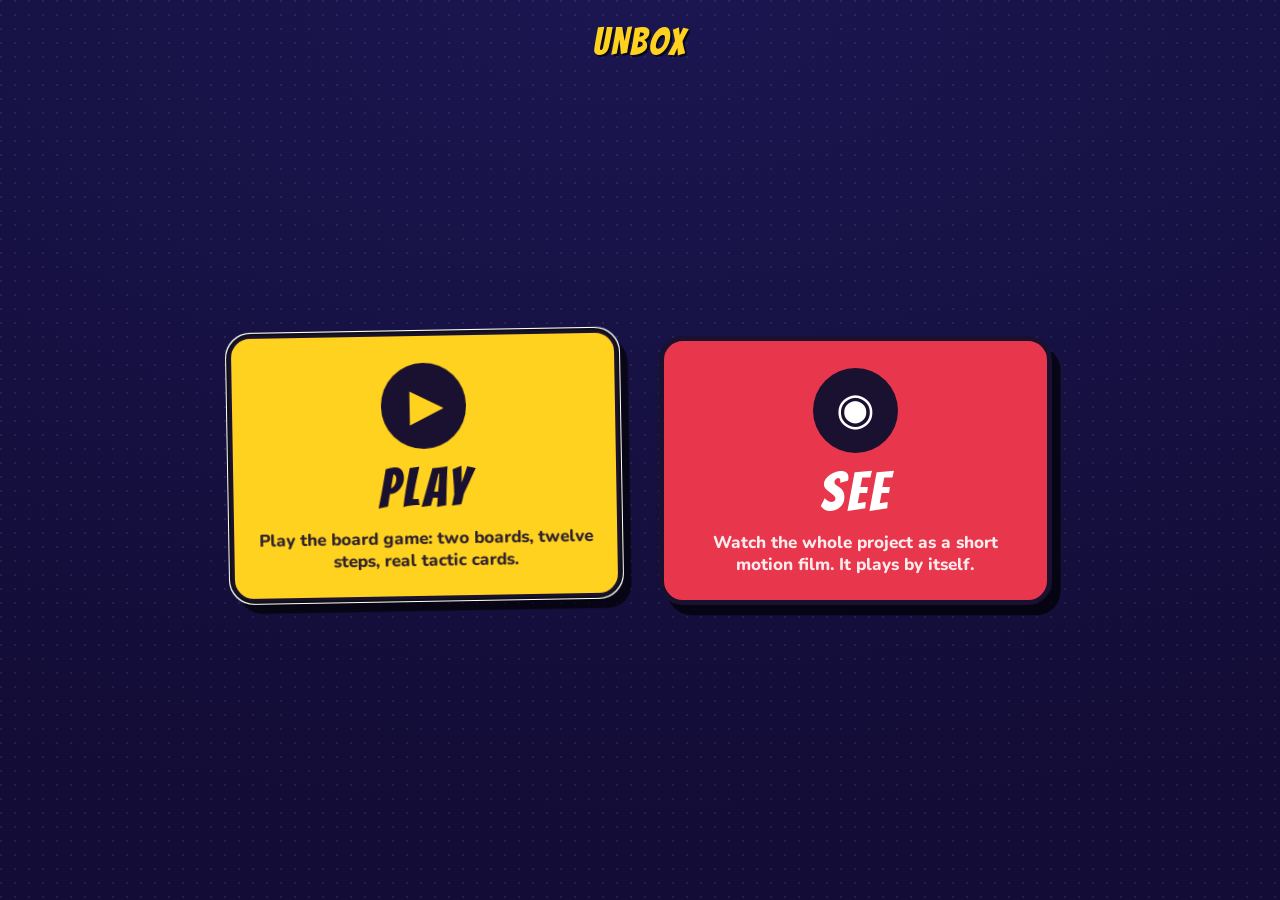
<file: games/unbox/index.html>
<!doctype html>
<html lang="en">
<head>
<meta charset="utf-8">
<meta name="viewport" content="width=device-width, initial-scale=1">
<title>Unbox: how to play</title>
<meta name="description" content="A playable walkthrough of Unbox, the hybrid board game for business thinking, on its real boards. Place the cards, build the strategy, test it.">
<link rel="stylesheet" href="intro.css">
<link rel="stylesheet" href="see/see.css">
<link rel="preconnect" href="https://fonts.googleapis.com"><link rel="preconnect" href="https://fonts.gstatic.com" crossorigin>
<link href="https://fonts.googleapis.com/css2?family=Bangers&family=Nunito:wght@600;700;800&display=swap" rel="stylesheet">
<script>
/* embedded in the portfolio's handheld: ?embed, &bg (attract screen only, no UI), &inset=<px> (keep UI clear of the pillars) */
(() => { const Q = new URLSearchParams(location.search), h = document.documentElement;
  if (Q.has('embed')) h.classList.add('embed'); if (Q.has('bg')) h.classList.add('bgonly');
  h.style.setProperty('--ix', (parseFloat(Q.get('inset')) || 0) + 'px'); })();
</script>
<style>
:root{
  --yellow:#ffd21f; --ink:#1a1030; --navy:#1b1650; --navy2:#120c36; --paper:#fff8e6;
  --red:#e8374c; --blue:#2d8cff; --pink:#ff4f9a; --green:#2fb870; --orange:#ff7b2c; --purple:#7a3cff;
  --ix:0px;
}
*{box-sizing:border-box}
html{font-size:clamp(11px,min(1.9vh,1.4vw),18px);height:100%}
body{margin:0;height:100%;overflow:hidden;color:var(--ink);font:700 1rem/1.25 Nunito,system-ui,sans-serif;background:
  radial-gradient(circle at 1px 1px,rgba(255,255,255,.07) 1.2px,transparent 1.6px) 0 0/14px 14px,
  radial-gradient(120% 90% at 50% 0%,var(--navy),var(--navy2));user-select:none;-webkit-user-select:none;touch-action:manipulation}
button{font:inherit;color:inherit;cursor:pointer;border:0;background:none}
h1,h2,h3,.bang{font-family:Bangers,Impact,sans-serif;font-weight:400;letter-spacing:.04em;margin:0}

/* ---------- app frame ---------- */
#app{position:fixed;inset:0;display:flex;flex-direction:column}
#hud{flex:none;display:flex;align-items:center;gap:.8rem;height:3rem;padding:0 calc(var(--ix) + .9rem);background:var(--yellow);border-bottom:.28rem solid var(--ink);position:relative;z-index:3}
#hud .logo{font:400 1.5rem Bangers;letter-spacing:.05em;color:var(--ink);text-shadow:.08rem .08rem 0 #fff8;white-space:nowrap}
#pips{flex:1;display:flex;align-items:center;gap:.28rem;min-width:0;justify-content:center}
#pips i{display:block;width:.95rem;height:.95rem;border-radius:50%;border:.17rem solid var(--ink);background:#fff8;flex:none}
#pips i.on{background:var(--red)} #pips i.done{background:var(--ink)}
#pips b{font:400 .85rem Bangers;letter-spacing:.06em;margin:0 .3rem 0 .5rem;white-space:nowrap}
#score{font:400 1.25rem Bangers;letter-spacing:.05em;background:var(--ink);color:var(--yellow);padding:.12rem .7rem;border-radius:.5rem;white-space:nowrap}
html:not(.embed) #hud{padding:0 1rem}
html.embed #hud .logo{display:none}
html.embed #app{padding-top:16px}
html.embed #panel{padding-top:22px}   /* clear of the handheld's lintel */

#stage{flex:1;min-height:0;display:flex;flex-direction:column;padding:.6rem calc(var(--ix) + .8rem) .6rem;gap:.5rem;position:relative}
#cap{flex:none;display:flex;flex-direction:column;gap:.3rem;background:var(--yellow);border:.2rem solid var(--ink);border-radius:.6rem;padding:.5rem .7rem .6rem;box-shadow:.25rem .25rem 0 var(--ink);min-height:2.9rem}
#cap .hd{display:flex;align-items:center;gap:.5rem}
#cap .no{flex:none;font:400 1.5rem Bangers;background:var(--ink);color:var(--yellow);padding:.02rem .6rem;border-radius:.35rem;letter-spacing:.05em}
#cap .of{font:900 .8rem Nunito;letter-spacing:.08em;color:var(--ink);opacity:.7;white-space:nowrap}
#cap .ttl{font:400 1.7rem/1 Bangers;letter-spacing:.05em;color:var(--red);text-shadow:.07rem .07rem 0 var(--ink)}
#cap .tx{font-size:1.08rem;line-height:1.25;font-weight:900;color:var(--ink)}
#cap .tx b{color:var(--red);background:#fff8;border-radius:.2rem;padding:0 .2rem}
#cap.pop{animation:pop .45s}
@keyframes pop{0%{transform:scale(.94) rotate(-2deg)}60%{transform:scale(1.03) rotate(.4deg)}100%{transform:none}}
#how{margin-left:auto;flex:none;font:400 .95rem Bangers;letter-spacing:.06em;background:var(--ink);color:var(--yellow);border-radius:999px;padding:.12rem .7rem;white-space:nowrap;border:.12rem solid var(--ink)}
#how:hover{background:var(--red);color:#fff}
#rail{display:flex;gap:.28rem;flex-wrap:wrap;margin-top:.1rem}
#rail:empty{display:none}
#rail i{font:400 1rem/1.7rem Bangers;font-style:normal;width:1.8rem;height:1.8rem;text-align:center;border-radius:.4rem;border:.14rem solid var(--ink);background:#fff8;color:var(--ink);opacity:.7}
#rail i.done{background:var(--ink);color:var(--yellow);opacity:1}
#rail i.on{background:var(--red);color:#fff;opacity:1;transform:translateY(-.1rem);box-shadow:.12rem .12rem 0 var(--ink)}

/* ---------- the real board (an image from the design document) with invisible drop zones over its slots ---------- */
#board{flex:1;min-height:0;display:flex;align-items:center;justify-content:center;container:bd/size}
.bw{position:relative;width:min(100cqw,calc(100cqh * var(--ar)));aspect-ratio:var(--ar);container-type:inline-size;border-radius:.5rem;box-shadow:0 0 0 .22rem var(--ink),0 .6rem 1.6rem #000a;background:#10223a}
.bw>svg{position:absolute;inset:0;width:100%;height:100%;display:block;border-radius:.5rem;pointer-events:none;overflow:hidden}
.slot{position:absolute;border-radius:1.6cqw;display:flex;align-items:center;justify-content:center;transition:box-shadow .2s,background .2s}
.slot.focus{box-shadow:0 0 0 .22rem var(--yellow),0 0 1.2rem 0 #ffd21fcc;background:rgba(255,210,31,.14);animation:blink 1s infinite}
@keyframes blink{50%{background:rgba(255,210,31,.3)}}
.slot.ok{box-shadow:0 0 0 .26rem #fff,0 0 1.4rem .2rem var(--yellow);background:rgba(255,210,31,.4)}
.slot.has{box-shadow:none;background:none;animation:none}
.slot.bad{animation:shake .4s}
@keyframes shake{20%{transform:translateX(-.4rem)}40%{transform:translateX(.4rem)}60%{transform:translateX(-.3rem)}80%{transform:translateX(.3rem)}}
.note{width:100%;height:100%;min-height:0;background:var(--paper);border:.12rem solid var(--ink);border-radius:.3rem;box-shadow:.12rem .12rem 0 #0006;padding:.2rem .35rem;font-size:clamp(6.5px,1.55cqw,15px);line-height:1.2;color:var(--ink);display:flex;align-items:center;overflow:hidden;transform:rotate(-.6deg);animation:slam .45s}
.note b{color:var(--red)}
.note.wide{font-size:clamp(6.5px,1.4cqw,14px);line-height:1.18}

/* ---------- cards ---------- */
.card{color:var(--ink);position:relative;width:100%;height:100%;min-width:0;background:var(--paper);border:.18rem solid var(--ink);border-radius:.5rem;box-shadow:.14rem .14rem 0 var(--ink);overflow:hidden;display:flex;flex-direction:column;cursor:grab;touch-action:none;text-align:left;transition:transform .15s,box-shadow .15s}
.card .tg{flex:none;font:400 .82rem Bangers;letter-spacing:.06em;color:#fff;background:var(--c,var(--purple));padding:.08rem .45rem;white-space:nowrap;overflow:hidden;text-overflow:ellipsis;border-bottom:.15rem solid var(--ink)}
.card .t{padding:.25rem .45rem 0;font-weight:800;font-size:.9rem;line-height:1.1}
.card .d{padding:.15rem .45rem .3rem;font-size:.72rem;line-height:1.18;color:#4a3d66;font-weight:700;overflow:hidden}
.card:hover{transform:translateY(-.15rem) rotate(-1deg)}
.card.lift{opacity:.35}
.card.ghost{position:fixed;left:0;top:0;z-index:99;pointer-events:none;box-shadow:.3rem .5rem 0 #0006;cursor:grabbing}
/* a card sitting on the board is a small sticker */
.slot .card{border-width:max(1px,.1rem);box-shadow:.1rem .1rem 0 #0006;cursor:default;border-radius:.3rem}
.slot .card:hover{transform:none}
.slot .card .tg{font-size:clamp(5.5px,1.3cqw,13px);padding:.05rem .25rem;border-bottom-width:max(1px,.08rem)}
.slot .card .t{flex:1;display:flex;align-items:center;padding:.1rem .25rem;font-size:clamp(6.5px,1.55cqw,15px);line-height:1.12}
.slot .card .d{display:none}
.slot .card.fresh{animation:slam .45s}
@keyframes slam{0%{transform:scale(1.6);opacity:0}60%{transform:scale(.92)}100%{transform:none;opacity:1}}
.pickable .slot .card{cursor:pointer}
.pickable .slot .card:hover{transform:scale(1.07);z-index:3}
.card.sel{outline:.2rem solid var(--yellow);outline-offset:-.05rem;box-shadow:0 0 0 .18rem var(--red)}
.card .rk{position:absolute;right:.1rem;top:.1rem;width:1.15rem;height:1.15rem;border-radius:50%;background:var(--red);color:#fff;font:400 .85rem/1.15rem Bangers;text-align:center;border:.1rem solid var(--ink);display:none}
.card.sel .rk{display:block}

#side{display:contents}
#cap{order:-1}
#tray{order:2}
#tray{flex:none;height:9.2rem;display:flex;gap:.6rem;align-items:stretch;overflow-x:auto;overflow-y:hidden;padding:.35rem .25rem .5rem;scrollbar-width:thin;justify-content:safe center;position:relative}
#tray .card{flex:none;width:11rem;height:auto}
#tray.help{align-items:center;justify-content:center;gap:1rem}
#tray .hint{color:#fff;font-size:.95rem;text-align:center;max-width:26rem;line-height:1.25}
.btn{font:400 1.45rem Bangers;letter-spacing:.06em;background:var(--red);color:#fff;border:.2rem solid var(--ink);border-radius:.6rem;padding:.2rem 1.2rem;box-shadow:.22rem .22rem 0 var(--ink);text-shadow:.07rem .07rem 0 var(--ink);white-space:nowrap}
.btn:hover:not(:disabled){transform:translate(-.05rem,-.05rem);box-shadow:.3rem .3rem 0 var(--ink)}
.btn:active:not(:disabled){transform:translate(.15rem,.15rem);box-shadow:.05rem .05rem 0 var(--ink)}
.btn:disabled{background:#6b6488;color:#cfc9e6;box-shadow:.12rem .12rem 0 var(--ink);cursor:not-allowed;text-shadow:none}
.btn.y{background:var(--yellow);color:var(--ink);text-shadow:none}

/* landscape: a big board on the left; the step, its cards and the options on the right */
@media (min-aspect-ratio:11/10) and (min-width:640px){
  #stage{display:grid;grid-template-columns:minmax(0,1fr) clamp(15rem,29%,23rem);gap:.7rem;padding:.5rem calc(var(--ix) + .5rem) .55rem}
  #board{grid-column:1;grid-row:1}
  #side{display:flex;flex-direction:column;gap:.5rem;grid-column:2;grid-row:1;min-height:0}
  #cap{transform:rotate(-.3deg)}
  #tray{flex:1;height:auto;min-height:0;flex-direction:column;align-items:stretch;justify-content:flex-start;overflow-x:hidden;overflow-y:auto;padding:.2rem .5rem .6rem .15rem;gap:.55rem}
  #tray .card{width:100%;flex:none}
  #tray .card .t{font-size:1rem}
  #tray .card .d{font-size:.8rem}
  #tray.help{justify-content:center;align-items:stretch;gap:.8rem;text-align:center}
  #tray .hint{max-width:none;font-size:1.05rem;font-weight:800;background:#0003;border-radius:.6rem;padding:.5rem .7rem}
  #tray .btn{width:100%;font-size:1.6rem}
  #tray.chips{max-height:none;padding:.2rem .4rem .6rem 0;gap:.55rem}
  .crow{flex-direction:column;align-items:stretch;gap:.15rem}
  .crow>b{width:auto}
  #tray.chips .btn{align-self:stretch!important}
  #toast{top:auto;bottom:1.2rem;left:calc(var(--ix) + .5rem + 25%)}
}
html.embed .bw{box-shadow:0 0 0 .18rem var(--ink),0 .4rem 1.2rem #000a}

/* the hand tutorial */
#hand{position:fixed;left:0;top:0;z-index:100;pointer-events:none;opacity:0;width:3.4rem;height:4.5rem;transition:opacity .25s}
#hand.on{opacity:1}
#hand svg{display:block;width:3.4rem;height:4.5rem;margin:-.21rem 0 0 -1.25rem;filter:drop-shadow(.15rem .25rem 0 #0006);transition:transform .18s;transform-origin:1.25rem .2rem}
#hand.press svg{transform:scale(.82)}
#bub{position:absolute;left:2rem;top:1.6rem;white-space:nowrap;background:var(--ink);color:var(--yellow);font:400 1.15rem Bangers;letter-spacing:.06em;padding:.2rem .8rem;border-radius:.6rem;border:.15rem solid var(--yellow);box-shadow:.15rem .2rem 0 #0006;opacity:0;transition:opacity .2s}
#hand.msg #bub{opacity:1}
#hand.flip #bub{left:auto;right:1.2rem}
#hand.up #bub{top:-2.6rem}
#carry{position:absolute;left:-1.6rem;top:.3rem;width:3.2rem;height:2.2rem;border-radius:.3rem;border:.14rem solid var(--ink);background:var(--paper);box-shadow:.12rem .14rem 0 #0006;opacity:0;transform:rotate(-6deg);transition:opacity .15s;overflow:hidden}
#carry::before{content:"";display:block;height:.7rem;background:var(--cc,#7a3cff);border-bottom:.12rem solid var(--ink)}
#carry.on{opacity:1}
#ring{position:fixed;left:0;top:0;z-index:99;pointer-events:none;width:3.6rem;height:3.6rem;border-radius:50%;border:.3rem solid var(--yellow);box-shadow:0 0 1rem var(--yellow);opacity:0}
.gest{display:flex;gap:.7rem;margin:.5rem 0 .2rem}
.gest div{flex:1;display:flex;gap:.5rem;align-items:center;background:#fff;border:.15rem solid var(--ink);border-radius:.5rem;padding:.3rem .5rem;font-size:.85rem;line-height:1.2;color:#3b2f58;font-weight:800}
.gest svg{flex:none;width:1.6rem;height:2.1rem}
.gest b{display:block;font:400 1rem Bangers;letter-spacing:.06em;color:var(--red)}

/* chips (hypothesis builder) */
#tray.chips{flex-direction:column;align-items:stretch;gap:.3rem;height:auto;max-height:11rem;overflow-y:auto;padding:.3rem .4rem}
.crow{display:flex;gap:.4rem;align-items:center}
.crow>b{flex:none;width:5.2rem;font:400 .95rem Bangers;letter-spacing:.06em;color:var(--yellow);text-shadow:.06rem .06rem 0 var(--ink)}
.crow .cs{flex:1;display:flex;gap:.35rem;flex-wrap:wrap}
.chip{background:var(--paper);border:.15rem solid var(--ink);border-radius:999px;padding:.12rem .7rem;font-size:.82rem;font-weight:800;box-shadow:.1rem .1rem 0 var(--ink)}
.chip.sel{background:var(--yellow);box-shadow:.1rem .1rem 0 var(--red);outline:.15rem solid var(--red)}

/* ---------- panels: brief, scoring cards, jury ---------- */
#panel{position:absolute;inset:0;z-index:20;display:none;align-items:center;justify-content:center;padding:.8rem calc(var(--ix) + .8rem);background:rgba(18,12,54,.86);backdrop-filter:blur(3px)}
#panel.on{display:flex;animation:fade .3s}
@keyframes fade{from{opacity:0}}
.sheet{width:min(46rem,100%);max-height:100%;overflow:auto;background:var(--paper);border:.25rem solid var(--ink);border-radius:.7rem;box-shadow:.4rem .4rem 0 var(--ink);padding:.9rem 1.1rem 1rem;transform:rotate(-.3deg)}
.sheet h2{font-size:2.1rem;line-height:1;color:var(--red);text-shadow:.1rem .1rem 0 var(--ink)}
.sheet h2 small{display:block;font:800 .8rem Nunito;letter-spacing:.12em;text-transform:uppercase;color:var(--ink);text-shadow:none;margin-bottom:.25rem}
.sheet p{margin:.5rem 0;font-size:.95rem;line-height:1.35;color:#3b2f58;font-weight:700}
.sheet .row{display:flex;gap:.7rem;justify-content:flex-end;margin-top:.8rem;flex-wrap:wrap}
.brief .cc{display:flex;gap:.8rem;margin:.6rem 0;align-items:stretch}
.brief .car{flex:none;width:7.6rem;border-radius:.5rem;border:.18rem solid var(--ink);background:linear-gradient(135deg,#e8374c,#a3121f);color:#fff;display:flex;flex-direction:column;justify-content:center;align-items:center;gap:.2rem;padding:.4rem;text-align:center;box-shadow:.14rem .14rem 0 var(--ink)}
.brief .car b{font:400 1.7rem Bangers;letter-spacing:.06em}
.brief .car span{font-size:.7rem}
.steps{display:grid;grid-template-columns:1fr 1fr;gap:.35rem .8rem;margin:.4rem 0}
.steps div{font-size:.98rem;line-height:1.2;color:var(--ink);font-weight:900}
.steps b{display:inline-block;min-width:1.6rem;background:var(--ink);color:var(--yellow);font:400 1.1rem Bangers;text-align:center;border-radius:.25rem;margin-right:.35rem}
.recap{display:grid;gap:.4rem;margin:.5rem 0}
.recap div{background:#fff;border:.15rem solid var(--ink);border-radius:.45rem;padding:.35rem .6rem;font-size:.85rem;line-height:1.25;color:#3b2f58}
.recap b{display:block;font:400 .95rem Bangers;letter-spacing:.06em;color:var(--red)}
.tot{display:flex;justify-content:space-between;align-items:center;font:400 1.5rem Bangers;letter-spacing:.05em;margin-top:.4rem}
.tot span:last-child{color:var(--red);font-size:2rem}
.rank{font:400 1.2rem Bangers;letter-spacing:.06em;background:var(--yellow);border:.18rem solid var(--ink);border-radius:.5rem;padding:.1rem .7rem;display:inline-block;transform:rotate(-2deg)}

/* the real scoring card: tap a dot for each criterion */
.sw{display:flex;flex-direction:column;align-items:center;gap:.5rem;width:100%;max-height:100%}
.sw .ttl{font:400 1.5rem Bangers;letter-spacing:.06em;color:var(--yellow);text-shadow:.1rem .1rem 0 var(--ink);text-align:center}
.sw .ttl small{display:block;font:800 .8rem Nunito;letter-spacing:.06em;color:#fff;text-shadow:none}
.sc{position:relative;width:min(100%,calc((100vh - 9.5rem) * var(--ar)));aspect-ratio:var(--ar);container-type:inline-size;border-radius:.5rem;box-shadow:0 0 0 .22rem var(--ink),0 .6rem 1.6rem #000a;background:#fff}
.sc>svg{position:absolute;inset:0;width:100%;height:100%;display:block;border-radius:.5rem;pointer-events:none}
.dot{position:absolute;width:4.4cqw;height:4.4cqw;margin:-2.2cqw 0 0 -2.2cqw;border-radius:50%;padding:0;transition:.15s}
.dot:hover{box-shadow:0 0 0 .2rem var(--yellow)}
.dot::after{content:"";position:absolute;inset:22%;border-radius:50%;background:var(--navy);transform:scale(0);transition:transform .2s}
.dot.sel::after{transform:scale(1)}
.dot.sel{box-shadow:0 0 0 .2rem var(--yellow)}
.dot.ov{pointer-events:none}.dot.ov.sel::after{background:#f2a900}
.dot.ov.sel{box-shadow:0 0 0 .25rem var(--yellow)}
.scn{position:absolute;transform:translate(-50%,-50%);font:400 3.6cqw Bangers;letter-spacing:.04em;color:var(--navy);text-align:center;white-space:nowrap}
.scn.big{font-size:3.7cqw;color:var(--red)}
.sct{position:absolute;font-size:1.15cqw;line-height:1.12;color:var(--navy);font-weight:800;overflow:hidden}
.sw .foot{display:flex;gap:.8rem;align-items:center;justify-content:center;flex-wrap:wrap}
.sw .foot span{color:#fff;font-size:.85rem;max-width:26rem;text-align:center}

#toast{position:absolute;left:50%;top:5.2rem;z-index:30;transform:translate(-50%,-1rem);opacity:0;background:var(--ink);color:var(--yellow);padding:.35rem 1rem;border-radius:.5rem;border:.15rem solid var(--yellow);font:400 1.15rem Bangers;letter-spacing:.05em;transition:.3s;pointer-events:none;white-space:nowrap}
#toast.on{opacity:1;transform:translate(-50%,0)}

/* ---------- hero / attract screen (also the background world on the handheld) ---------- */
#hero{position:fixed;inset:0;z-index:50;display:none;overflow:hidden;background:
  repeating-conic-gradient(from 0deg at 50% 62%,#ffd21f 0 7deg,#ffbf00 7deg 14deg)}
#hero::before{content:"";position:absolute;inset:0;background:radial-gradient(circle at 1px 1px,rgba(120,60,0,.18) 1.4px,transparent 1.8px) 0 0/12px 12px}
#hero::after{content:"";position:absolute;inset:0;background:radial-gradient(70% 70% at 50% 60%,transparent 40%,rgba(120,40,0,.28))}
html.bgonly #hero{display:block}
html.bgonly #app,html.bgonly #panel{display:none!important}
.hero-in{position:absolute;inset:0;display:flex;flex-direction:column;align-items:center;justify-content:flex-start;padding-top:12.5vh;gap:.3rem;z-index:2;padding-left:calc(var(--ix) + 1rem);padding-right:calc(var(--ix) + 1rem)}
.logo-big{font:400 clamp(3rem,min(11vh,14vw),8rem) Bangers;line-height:.9;letter-spacing:.04em;color:var(--yellow);-webkit-text-stroke:.07em #1b1650;paint-order:stroke fill;text-shadow:.05em .06em 0 #1b1650,.1em .12em 0 #e8374c;transform:rotate(-3deg);animation:bob 3s ease-in-out infinite}
@keyframes bob{50%{transform:rotate(-1.5deg) translateY(-.4rem)}}
.tag{font:400 1.8rem Bangers;letter-spacing:.07em;background:var(--ink);color:#fff;padding:.1rem 1.1rem;border-radius:.4rem;transform:rotate(1.5deg);border:.18rem solid #fff}
html.embed .tag{display:none}
.fan{position:absolute;inset:0;z-index:1;pointer-events:none}
.fan i{position:absolute;width:6.4rem;height:8.6rem;border-radius:.6rem;border:.2rem solid var(--ink);box-shadow:.25rem .3rem 0 #0004;background:var(--c);animation:fl var(--t) ease-in-out infinite;transform:rotate(var(--r))}
.fan i::before{content:"";position:absolute;left:.5rem;right:.5rem;top:.5rem;height:3.2rem;border-radius:.3rem;background:#fff9}
.fan i::after{content:"";position:absolute;left:.5rem;right:1.6rem;bottom:.9rem;height:.5rem;border-radius:.3rem;background:#fff9;box-shadow:0 -.9rem 0 #fff7}
@keyframes fl{50%{transform:translateY(-.8rem) rotate(calc(var(--r) + 4deg))}}
.bolt{position:absolute;z-index:1;width:5rem;filter:drop-shadow(.15rem .2rem 0 #1b1650)}
</style>
</head>
<body>

<div id="hero"><div class="fan" id="fan"></div>
  <svg class="bolt" style="left:12%;top:12%;transform:rotate(-12deg)" viewBox="0 0 40 60"><path d="M24 0 4 34h13L10 60 36 22H22z" fill="#ffd21f" stroke="#1b1650" stroke-width="3" stroke-linejoin="round"/></svg>
  <svg class="bolt" style="right:11%;bottom:14%;transform:rotate(14deg) scale(.8)" viewBox="0 0 40 60"><path d="M24 0 4 34h13L10 60 36 22H22z" fill="#ffd21f" stroke="#1b1650" stroke-width="3" stroke-linejoin="round"/></svg>
  <div class="hero-in"><div class="logo-big">Unbox</div><div class="tag">A BUSINESS THINKING GAME</div></div>
</div>

<svg width="0" height="0" style="position:absolute" aria-hidden="true"><defs>
  <symbol id="hand-ico" viewBox="0 0 64 84">
    <g stroke="#1a1030" stroke-width="3.5" stroke-linejoin="round" stroke-linecap="round" fill="#ffe2c2">
      <rect x="16" y="4" width="15" height="48" rx="7.5"/>
      <rect x="14" y="36" width="44" height="40" rx="15"/>
      <rect x="18.2" y="38" width="10.6" height="14" fill="#ffe2c2" stroke="none"/>
      <path d="M33 41v11M43 41v11" fill="none" stroke-width="3"/>
      <rect x="15" y="70" width="40" height="12" rx="3" fill="#ffd21f"/>
    </g></symbol></defs></svg>
<div id="hand" aria-hidden="true"><div id="carry"></div><svg viewBox="0 0 64 84"><use href="#hand-ico"/></svg><div id="bub"></div></div>
<div id="ring" aria-hidden="true"></div>

<div id="app">
  <header id="hud"><div class="logo">UNBOX</div><div id="pips"></div><button id="modeBtn" type="button" title="Switch between playing and watching">&#8644; MODES</button><button id="introBtn" type="button" title="How Unbox works">? HOW IT WORKS</button><div id="score">0 PTS</div></header>
  <section id="stage">
    <div id="board"></div>
    <aside id="side">
      <div id="cap">
        <div class="hd"><span class="no">STEP 1</span><span class="of"></span><button id="how" type="button" aria-label="Show me how to play this step">&#9995; SHOW ME</button></div>
        <div class="ttl"></div>
        <div class="tx"></div>
        <div id="rail"></div>
      </div>
      <div id="tray"></div>
    </aside>
    <div id="toast"></div>
  </section>
  <div id="panel"></div>
</div>
<div id="modes" role="dialog" aria-label="Choose how to explore Unbox">
  <div class="mt">UNBOX</div>
  <button class="m play" type="button" id="modePlay"><i>&#9654;</i><h3>PLAY</h3><p>Play the board game: two boards, twelve steps, real tactic cards.</p></button>
  <button class="m see" type="button" id="modeSee"><i>&#9673;</i><h3>SEE</h3><p>Watch the whole project as a short motion film. It plays by itself.</p></button>
</div>

<script src="art.js"></script>
<script src="intro.js"></script>
<script src="see/see.js"></script>
<script>
(() => {
const $ = (s, r = document) => r.querySelector(s), $$ = (s, r = document) => [...r.querySelectorAll(s)];
const el = (tag, cls, html) => { const e = document.createElement(tag); if (cls) e.className = cls; if (html != null) e.innerHTML = html; return e; };

/* ---------- the real boards: slot rectangles [x0, y0, x1, y1] in the pixels of the images taken from the design document ---------- */
const B1 = { art: 'board1', W: 649, H: 457,
  chal: [20, 55, 135, 177], prod: [20, 190, 135, 311], seg: [20, 325, 135, 446],
  tac: { NET: [160, 63, 240, 149], SUP: [160, 153, 240, 241], PRO: [255, 51, 335, 135], STR: [255, 173, 335, 257], ECO: [354, 63, 433, 149],
         CIR: [354, 153, 433, 241], ENG: [447, 51, 527, 135], CHA: [447, 173, 527, 257], SOC: [241, 278, 340, 361], REV: [342, 278, 441, 361] },
  top: [[550, 62, 630, 140], [550, 176, 630, 261], [550, 297, 630, 382]], stm: [162, 394, 524, 449] };
const B2 = { art: 'board2', W: 676, H: 451,
  asm: { PAR: [30, 112, 114, 197], PRO: [130, 112, 215, 197], VAL: [231, 112, 315, 197], NEE: [329, 112, 414, 197],
         ORG: [130, 224, 215, 295], PRB: [329, 224, 414, 295], WTP: [27, 332, 112, 407], REV: [227, 332, 312, 407] },
  crit: [[443, 138, 525, 219], [443, 236, 525, 318]], exp: [545, 85, 661, 203], xyz: [545, 230, 661, 348] };
const SC1 = { n: 1, W: 722, H: 511, cols: [253, 280, 307], rows: [[139, 172, 205], [268, 301, 335], [394, 427, 461]],
  ox: [515, 544, 573], oy: [174, 302, 430], sx: 668, sy: [184, 316, 436], tot: [667, 494], txt: [388, 27, 596, 68] };
const SC2 = { n: 2, W: 706, H: 500, cols: [246, 273, 299], rows: [[137, 170, 202], [263, 296, 329], [387, 420, 453]],
  ox: [503, 531, 560], oy: [171, 297, 423], sx: 652, sy: [178, 311, 426], tot: [652, 488], txt: [366, 27, 583, 68] };

/* ---------- content: the Tesla-in-India challenge from the "How to play" pages (cards beyond the document's examples are samples) ---------- */
const SEG = [
  { id: 'eco', t: 'Eco-Conscious Enthusiast', s: 'eco-conscious urban buyers', tag: 'PERSONA 1', c: '#2fb870', d: 'Age 25–35, urban, mid to high income. Needs greener transport. Worries: few EVs, range and charging.' },
  { id: 'tech', t: 'Tech-Forward Early Adopter', s: 'tech-forward early adopters', tag: 'PERSONA 2', c: '#2d8cff', d: 'Loves new tech and being first. Worries: service network and software support.' },
  { id: 'fleet', t: 'Fleet & Business Buyer', s: 'fleet and business buyers', tag: 'PERSONA 3', c: '#ff7b2c', d: 'Buys for a company. Wants lower running costs. Worries: upfront price.' } ];
const PROD = [
  { id: 'lr', t: 'Model X Long Range', s: 'the Model X Long Range', tag: 'PRODUCT', c: '#7a3cff', d: 'All-electric SUV, falcon-wing doors, up to 360 miles of range, versatile seating.' },
  { id: 'pl', t: 'Model X Plaid', s: 'the Model X Plaid', tag: 'PRODUCT', c: '#e8374c', d: '0–60 mph in under 2.5 s and up to 340 miles of range.' },
  { id: 'fe', t: 'Model X Fleet Edition', s: 'a Model X Fleet Edition', tag: 'PRODUCT', c: '#14a3ad', d: 'Sample card: a work-ready build for company and taxi fleets.' } ];
const CHAL = [
  { id: 'c1', t: 'Win India’s urban early adopters', s: 'win over India’s urban early adopters', tag: 'CHALLENGE', c: '#e8374c', d: 'How might Tesla win city early adopters despite import duties and thin charging?' },
  { id: 'c2', t: 'Make an EV feel affordable', s: 'make an EV feel affordable and safe for families', tag: 'CHALLENGE', c: '#7a3cff', d: 'How might Tesla make owning an EV feel affordable and safe for Indian families?' },
  { id: 'c3', t: 'Build trust beyond the metros', s: 'build trust and service reach beyond the metros', tag: 'CHALLENGE', c: '#14a3ad', d: 'How might Tesla earn trust and service reach outside the big cities?' } ];
// the ten tactic zones of the real board
const TAC = [
  ['NET', 'NETWORK TACTIC', '#3f9fc9', 'Power partners', 'Team up with utilities and parking operators.'],
  ['SUP', 'SUPPLY CHAIN TACTIC', '#3d6fb0', 'Local assembly', 'Assemble in India to cut import duties.'],
  ['PRO', 'PROCESS TACTIC', '#e0336b', 'Online ordering', 'Order, finance and track delivery online.'],
  ['STR', 'STRUCTURE TACTIC', '#e8604c', 'India business unit', 'A local team that decides fast.'],
  ['ECO', 'ECO DESIGN TACTIC', '#14a899', 'Eco by design', 'Recycled materials and top efficiency.'],
  ['CIR', 'CIRCULAR MATERIAL & ENERGY', '#2fb870', 'Battery second life', 'Reuse and recycle old batteries.'],
  ['ENG', 'ENGAGEMENT TACTIC', '#4a6fe0', 'Owner community', 'Clubs, an app and a shared charger map.'],
  ['CHA', 'CHANNEL TACTIC', '#f2a31b', 'Experience hubs', 'Pop-up showrooms in malls and tech parks.'],
  ['SOC', 'SOCIAL MISSION TACTIC', '#c9a400', 'Clean-air pledge', 'Fund charging in under-served towns.'],
  ['REV', 'REVENUE TACTIC', '#9b3fc4', 'Monthly subscription', 'Pay monthly instead of buying outright.'] ]
  .map(([id, tag, c, t, d]) => ({ id, block: id, tag, c, t, d }));
const TACNAME = Object.fromEntries(TAC.map(x => [x.id, x.tag.replace(' TACTIC', '').toLowerCase()]));
// the eight assumption zones of the real board
const ASM = [
  ['PAR', 'PARTNER ASSUMPTION', '#3f9fc9', 'Utilities will let us install chargers fast.'],
  ['PRO', 'PROCESS ASSUMPTION', '#e0336b', 'We can assemble locally within two years.'],
  ['VAL', 'VALUE PROPOSITION ASSUMPTION', '#7a3cff', 'Buyers care about eco credentials, not just price.'],
  ['NEE', 'CUSTOMER NEED ASSUMPTION', '#2d8cff', 'City drivers really want a premium EV.'],
  ['ORG', 'ORGANISATION ASSUMPTION', '#e8604c', 'Our team can run service across many cities.'],
  ['PRB', 'CUSTOMER PROBLEM ASSUMPTION', '#14a899', 'Charging worry is what stops people buying.'],
  ['WTP', 'WILLINGNESS TO PAY', '#ff7b2c', 'People will pay a premium for an imported EV.'],
  ['REV', 'REVENUE ASSUMPTION', '#2fb870', 'A monthly plan will bring in steady revenue.'] ]
  .map(([id, tag, c, t]) => ({ id: 'a' + id, block: id, tag, c, t, d: '' }));
const EXP = [
  { id: 'e1', t: 'Landing page test', d: 'Risk: low · Evidence: medium. Test interest with a page and a sign-up.' },
  { id: 'e2', t: 'Concierge MVP', d: 'Risk: low · Evidence: strong. Deliver the service by hand to a few people.' },
  { id: 'e3', t: 'Fake door test', d: 'Risk: low · Evidence: medium. Offer a feature that is not built yet and count clicks.' },
  { id: 'e4', t: 'A/B testing', d: 'Risk: medium · Evidence: strong. Compare two versions with real users.' },
  { id: 'e5', t: 'Surveys & interviews', d: 'Risk: low · Evidence: weak to medium. Ask customers directly.' } ]
  .map((x, i) => ({ ...x, tag: 'EXPERIMENT', c: ['#2d8cff', '#7a3cff', '#e8374c', '#14a3ad', '#ff7b2c'][i] }));
const HX = ['eco-minded city professionals', 'tech-forward early adopters', 'fleet and business buyers'];
const HY = ['book a test drive online', 'pay a refundable deposit', 'subscribe monthly'];
const HZ = ['charging will feel easy', 'it lowers running costs', 'it matches their values'];

/* ---------- state + ui helpers ---------- */
let S, stepI = 0, busy = false;
const cap = $('#cap'), board = $('#board'), tray = $('#tray'), panel = $('#panel');
const reset = () => { S = { seg: null, prod: null, chal: null, tacs: {}, top: [], stm: '', p1: 0, p2: 0, asm: {}, crit: [], hx: [null, null, null], hyp: '', exp: null }; };
reset();
let toastT; const toast = m => { const t = $('#toast'); t.textContent = m; t.classList.add('on'); clearTimeout(toastT); toastT = setTimeout(() => t.classList.remove('on'), 1700); };
const setScore = () => { $('#score').textContent = (S.p1 + S.p2) + ' PTS'; };
const TITLES = ['Challenge card', 'Customer segment', 'Product', 'Challenge statement', 'Tactics', 'Top 3: secret sauce', 'Strategy statement', 'Score board 1', 'Assumptions', 'Most critical', 'XYZ hypothesis', 'Experiment', 'Score board 2', 'The jury'];
const RANGES = [null, [1, 7], [8, 12], null];                           // the steps of board 1 and board 2 (the last of each is the scoring card)
function setCap(st, i) {
  const r = i >= 1 && i <= 7 ? RANGES[1] : i >= 8 && i <= 12 ? RANGES[2] : null;
  cap.querySelector('.no').textContent = st.no; cap.querySelector('.ttl').textContent = TITLES[i] || ''; cap.querySelector('.tx').innerHTML = st.text;
  cap.querySelector('.of').textContent = r ? (i === r[1] ? 'last step' : `of ${r[1] - r[0]}`) : '';
  const rail = $('#rail'); rail.replaceChildren();
  if (r) for (let k = r[0]; k <= r[1]; k++) { const b = el('i', k < i ? 'done' : k === i ? 'on' : '', k === r[1] ? '★' : k - r[0] + 1); b.title = TITLES[k]; rail.append(b); }
  $('#how').hidden = !st.demo;
  cap.classList.remove('pop'); void cap.offsetWidth; cap.classList.add('pop');
}
function setPips() {
  const p = $('#pips'); p.replaceChildren();
  for (let i = 0; i < 12; i++) {
    if (i === 0) p.append(el('b', '', 'BOARD 1')); if (i === 7) p.append(el('b', '', 'BOARD 2'));
    p.append(el('i', i < stepI - 1 ? 'done' : i === stepI - 1 ? 'on' : ''));
  }
}
const card = (c, withRank) => {
  const e = el('div', 'card', `<div class="tg">${c.tag}</div><div class="t">${c.t}</div><div class="d">${c.d || ''}</div>${withRank ? '<span class="rk"></span>' : ''}`);
  e.style.setProperty('--c', c.c); e.dataset.id = c.id; e.dataObj = c; if (c.d) e.title = c.d; return e;
};
// a board: the image, plus one invisible slot per rectangle
let bw = null;
function buildBoard(B) {
  board.replaceChildren(); bw = el('div', 'bw'); bw.style.setProperty('--ar', B.W + '/' + B.H); bw.B = B;
  bw.insertAdjacentHTML('afterbegin', UNBOX_ART[B.art]()); board.append(bw); return bw;
}
function slot(r, accept, extra) {
  const B = bw.B, s = el('div', 'slot'); s.dataset.accept = accept; if (extra) Object.assign(s.dataset, extra);
  s.style.cssText = `left:${(r[0] / B.W * 100).toFixed(2)}%;top:${(r[1] / B.H * 100).toFixed(2)}%;width:${((r[2] - r[0]) / B.W * 100).toFixed(2)}%;height:${((r[3] - r[1]) / B.H * 100).toFixed(2)}%`;
  bw.append(s); return s;
}
const focus = (...sel) => { $$('.slot', bw).forEach(s => s.classList.remove('focus')); sel.forEach(q => $$(q, bw).forEach(s => !s.classList.contains('has') && s.classList.add('focus'))); };
function showTray(cards, kind) {
  tray.className = ''; tray.replaceChildren();
  cards.forEach(c => { const e = card(c); e.dataset.kind = kind; wire(e); tray.append(e); });
}
function help(text, btn) {
  tray.className = 'help'; tray.replaceChildren(); if (text) tray.append(el('div', 'hint', text));
  if (btn) { const b = el('button', 'btn', btn.t); b.disabled = !!btn.off; b.onclick = () => { if (!busy) btn.fn(); }; tray.append(b); return b; }
}
const next = (ms = 800) => { if (busy) return; busy = true; setTimeout(() => { busy = false; go(stepI + 1); }, ms); };

/* ---------- drag / tap to place ---------- */
function wire(e) {
  e.addEventListener('pointerdown', ev => {
    if (busy || e.closest('.slot')) return;
    const sx = ev.clientX, sy = ev.clientY, r = e.getBoundingClientRect(), ox = ev.clientX - r.left, oy = ev.clientY - r.top; let ghost = null;
    e.setPointerCapture(ev.pointerId);
    const mv = m => {
      if (!ghost && Math.hypot(m.clientX - sx, m.clientY - sy) > 6) {
        ghost = e.cloneNode(true); ghost.classList.add('ghost'); ghost.style.width = r.width + 'px'; ghost.style.height = r.height + 'px'; document.body.append(ghost);
        e.classList.add('lift'); mark(e, true);
      }
      if (ghost) ghost.style.transform = `translate(${m.clientX - ox}px,${m.clientY - oy}px) rotate(3deg)`;
    };
    const up = u => {
      e.removeEventListener('pointermove', mv); e.removeEventListener('pointerup', up); e.removeEventListener('pointercancel', up);
      mark(e, false); e.classList.remove('lift');
      let tgt = null; if (ghost) { ghost.style.display = 'none'; const t = document.elementFromPoint(u.clientX, u.clientY); tgt = t && t.closest('.slot'); ghost.remove(); }
      place(e, tgt);
    };
    e.addEventListener('pointermove', mv); e.addEventListener('pointerup', up); e.addEventListener('pointercancel', up);
  });
}
const fits = (s, c) => s.dataset.accept === c.dataset.kind && !s.classList.contains('has') && (!s.dataset.block || s.dataset.block === c.dataObj.block);
const mark = (c, on) => $$('.slot', bw).forEach(s => s.classList.toggle('ok', on && fits(s, c)));
function place(c, s) {
  if (!s) s = $$('.slot', bw).find(x => fits(x, c));                    // a plain tap: it flies to its own slot
  if (!s) return;
  if (!fits(s, c)) {
    s.classList.remove('bad'); void s.offsetWidth; s.classList.add('bad');
    if (s.dataset.block && !s.classList.contains('has')) toast('That one belongs to ' + (TACNAME[c.dataObj.block] || 'another zone'));
    return;
  }
  c.classList.add('fresh'); s.append(c); s.classList.add('has'); s.classList.remove('focus');
  steps[stepI].placed && steps[stepI].placed(c.dataObj, s);
}

/* ---------- boards ---------- */
function board1() {
  buildBoard(B1); const B = B1;
  slot(B.chal, 'chal', { k: 'chal' }); slot(B.prod, 'prod', { k: 'prod' }); slot(B.seg, 'seg', { k: 'seg' });
  Object.entries(B.tac).forEach(([k, r]) => slot(r, 'tac', { block: k, k: 'tac' }));
  B.top.forEach((r, i) => slot(r, 'none', { k: 'top' + i })); slot(B.stm, 'none', { k: 'stm' });
}
function board2() {
  buildBoard(B2); const B = B2;
  Object.entries(B.asm).forEach(([k, r]) => slot(r, 'asm', { block: k, k: 'asm' }));
  B.crit.forEach((r, i) => slot(r, 'none', { k: 'crit' + i })); slot(B.exp, 'exp', { k: 'exp' }); slot(B.xyz, 'none', { k: 'xyz' });
}
const slotOf = k => $(`.slot[data-k="${k}"]`, bw);

/* ---------- steps ---------- */
const steps = [];
function pickRow(selector, max, onChange) {                           // tap stickers that already sit on the board
  bw.classList.add('pickable'); const cs = $$(selector, bw); let chosen = [];
  cs.forEach(c => { c.querySelector('.rk') || c.insertAdjacentHTML('beforeend', '<span class="rk"></span>');
    c.onclick = () => { const i = chosen.indexOf(c); if (i >= 0) chosen.splice(i, 1); else if (chosen.length < max) chosen.push(c); else return toast('Only ' + max + ' allowed. Tap one to swap it out');
      cs.forEach(x => { x.classList.toggle('sel', chosen.includes(x)); x.querySelector('.rk').textContent = chosen.indexOf(x) + 1; }); onChange(chosen); }; });
}
const unpick = selector => { bw.classList.remove('pickable'); $$(selector, bw).forEach(c => { c.onclick = null; c.classList.remove('sel'); }); };
const stickerIn = (s, tag, color, text) => { s.classList.toggle('has', !!text); s.innerHTML = text ? `<div class="card" style="--c:${color}"><div class="tg">${tag}</div><div class="t">${text}</div></div>` : ''; };

// BOARD 1
steps.push({ no: 'BRIEF', brief: true, text: '<b>Meet Unbox</b>, then read your challenge card.' });
steps.push({ demo: 'drag', no: 'STEP 1', text: '<b>Pick a customer</b> from the deck. <b>Drag</b> the card to the glowing zone, or just <b>tap</b> it.', enter() {
  board1(); focus('[data-k=seg]'); showTray(SEG, 'seg'); }, placed(c) { S.seg = c; next(); } });
steps.push({ demo: 'drag', no: 'STEP 2', text: '<b>Pick a product</b> that fits that customer. It becomes your value proposition.', enter() {
  focus('[data-k=prod]'); showTray(PROD, 'prod'); }, placed(c) { S.prod = c; next(); } });
steps.push({ demo: 'drag', no: 'STEP 3', text: '<b>Pick a challenge statement</b> from the deck.', enter() {
  focus('[data-k=chal]'); showTray(CHAL, 'chal'); }, placed(c) { S.chal = c; next(); } });
steps.push({ demo: 'drag', no: 'STEP 4', text: '<b>Place a tactic in every zone.</b> The board names each zone: put each card where it belongs.', enter() {
  focus('[data-k=tac]'); showTray(TAC, 'tac'); }, placed(c) { S.tacs[c.id] = c; if (Object.keys(S.tacs).length === TAC.length) { toast('Every zone filled!'); next(1000); } } });
steps.push({ demo: 'pick', no: 'STEP 5', text: '<b>Tap your top 3 tactics</b> on the board. They are your secret sauce.', enter() {
  focus('[data-k^=top]'); let chosen = [];
  const lock = help('Tap <b>three</b> tactics on the board. Their order is the order of your sentence.', { t: 'LOCK IT IN ▶', off: true, fn: () => { S.top = chosen.map(c => c.dataObj); next(300); } });
  pickRow('.slot[data-k=tac] .card', 3, ch => { chosen = ch; lock.disabled = ch.length !== 3;
    [0, 1, 2].forEach(i => stickerIn(slotOf('top' + i), 'TOP ' + (i + 1), ch[i] ? ch[i].dataObj.c : '#000', ch[i] && ch[i].dataObj.t)); focus('[data-k^=top]'); }); } });
steps.push({ demo: 'btn', no: 'STEP 6', text: '<b>Write your strategy</b> as one sentence and paste it on the board.', enter() {
  unpick('.slot[data-k=tac] .card'); focus('[data-k=stm]');
  const [a, b, c] = S.top.map(x => x.t.toLowerCase());
  S.stm = `For ${S.seg.s}, we will lead with <b>${S.prod.s}</b> and win through <b>${a}</b>, <b>${b}</b> and <b>${c}</b>, so that we can ${S.chal.s}.`;
  help('Your secret sauce is ready. Press to write it up.', { t: 'PASTE ON BOARD ✎', fn: () => {
    const s = slotOf('stm'); s.classList.add('has'); s.classList.remove('focus'); s.innerHTML = `<div class="note wide"><span>${S.stm}</span></div>`; next(1500); } }); } });
steps.push({ demo: 'dot', no: 'SCORE', text: '<b>Rate your strategy.</b> Tap one dot (Low, Med or High) for every question.', enter() {
  focus(); scoreCard(SC1, 'BOARD 1 · STRATEGY SCORING', S.stm, t => { S.p1 = t; setScore(); }, 'ON TO BOARD 2 ▶'); } });

// BOARD 2
steps.push({ demo: 'drag', no: 'STEP 1', text: '<b>Place an assumption in every zone.</b> These are the things that could defeat your strategy.', enter() {
  board2(); focus('[data-k=asm]'); showTray(ASM, 'asm'); toast('BOARD 2: TEST IT'); }, placed(c) { S.asm[c.id] = c; if (Object.keys(S.asm).length === ASM.length) { toast('All assumptions on the table!'); next(1000); } } });
steps.push({ demo: 'pick', no: 'STEP 2', text: '<b>Tap the most critical</b> assumption to test (one or two).', enter() {
  focus('[data-k^=crit]'); let ch = [];
  const lock = help('Tap the assumption that matters most.', { t: 'THESE ▶', off: true, fn: () => { S.crit = ch.map(c => c.dataObj); next(300); } });
  pickRow('.slot[data-k=asm] .card', 2, c => { ch = c; lock.disabled = !c.length;
    [0, 1].forEach(i => stickerIn(slotOf('crit' + i), c[i] ? c[i].dataObj.tag.split(' ASSUMPTION')[0] : '', c[i] ? c[i].dataObj.c : '#000', c[i] && c[i].dataObj.t)); focus('[data-k^=crit]'); }); } });
steps.push({ demo: 'chip', no: 'STEP 3', text: '<b>Build your hypothesis:</b> “We believe that X will Y because Z.” Tap one option in each row.', enter() {
  unpick('.slot[data-k=asm] .card'); focus('[data-k=xyz]'); S.hx = [null, null, null];
  tray.className = 'chips'; tray.replaceChildren();
  const rows = [['X USER', HX], ['Y BEHAVIOUR', HY], ['Z REASON', HZ]]; let lock; const xyz = slotOf('xyz');
  const draw = () => { const f = (i, ph) => S.hx[i] ? `<b>${S.hx[i]}</b>` : `[${ph}]`;
    xyz.classList.add('has'); xyz.innerHTML = `<div class="note"><span>We believe that ${f(0, 'X user')} will ${f(1, 'Y behavior')} because ${f(2, 'Z reason')}.</span></div>`; if (lock) lock.disabled = S.hx.includes(null); };
  rows.forEach(([n, opts], i) => { const r = el('div', 'crow'); r.append(el('b', '', n)); const cs = el('div', 'cs');
    opts.forEach(o => { const c = el('button', 'chip', o); c.onclick = () => { S.hx[i] = o; $$('.chip', cs).forEach(x => x.classList.toggle('sel', x === c)); draw(); }; cs.append(c); }); r.append(cs); tray.append(r); });
  lock = el('button', 'btn', 'LOCK HYPOTHESIS ▶'); lock.disabled = true; lock.style.alignSelf = 'flex-end';
  lock.onclick = () => { if (busy) return; S.hyp = `We believe that <b>${S.hx[0]}</b> will <b>${S.hx[1]}</b> because <b>${S.hx[2]}</b>.`; next(900); }; tray.append(lock); xyz.classList.remove('has'); xyz.innerHTML = ''; } });
steps.push({ demo: 'drag', no: 'STEP 4', text: '<b>Pick an experiment</b> that best proves or disproves your hypothesis.', enter() {
  focus('[data-k=exp]'); showTray(EXP, 'exp'); }, placed(c) { S.exp = c; next(); } });
steps.push({ demo: 'dot', no: 'SCORE', text: '<b>Rate your test.</b> Tap one dot for every question. Points tell you what to change.', enter() {
  focus(); scoreCard(SC2, 'BOARD 2 · EXPERIMENT SCORING', S.hyp, t => { S.p2 = t; setScore(); }, 'TO THE JURY ▶'); } });
steps.push({ no: 'JURY', text: '<b>Defend your points</b> to the panel.', enter() { focus(); jury(); } });

/* ---------- panels ---------- */
function open(html, bare) { panel.innerHTML = bare ? html : `<div class="sheet">${html}</div>`; panel.classList.add('on'); return panel.firstElementChild; }
function close() { panel.classList.remove('on'); panel.replaceChildren(); }
function brief() { UNBOX_INTRO.open({ panel, label: 'START BOARD 1 \u25B6', onStart: () => { close(); go(stepI + 1); } }); }
$('#introBtn').addEventListener('click', () => { if (panel.classList.contains('on')) return; stopDemo(); UNBOX_INTRO.open({ panel, label: 'BACK TO THE GAME \u25B6', skip: false, onStart: close }); });
// the real scoring card: every criterion gets a Low / Med / High dot; each group's three ratings sum to an overall rating and points
const LMH = ['Low', 'Med', 'High'];
function scoreCard(C, title, text, done, nextLabel) {
  const s = open(`<div class="sw"><div class="ttl">${title}<small>Tap a dot (Low / Med / High) for each question on the card</small></div><div class="sc" id="sc" style="--ar:${C.W}/${C.H}">${UNBOX_ART.score(C.n, C)}</div>
    <div class="foot"><span>Overall rating turns into points: Low 0–10, Med 11–25, High 26–50. Be ready to defend them to a jury.</span><button class="btn" id="ok" disabled>${nextLabel}</button></div></div>`, true);
  const sc = $('#sc', s), px = x => (x / C.W * 100).toFixed(2) + '%', py = y => (y / C.H * 100).toFixed(2) + '%';
  const R = Array.from({ length: 3 }, () => [0, 0, 0]);                 // 1 / 2 / 3 per criterion
  const dots = [], ovs = [], nums = [];
  const t = el('div', 'sct'); t.innerHTML = text; t.style.cssText = `left:${px(C.txt[0])};top:${py(C.txt[1])};width:${px(C.txt[2] - C.txt[0])};height:${py(C.txt[3] - C.txt[1])}`; sc.append(t);
  for (let g = 0; g < 3; g++) {
    dots[g] = []; ovs[g] = [];
    for (let r = 0; r < 3; r++) { dots[g][r] = [];
      for (let c = 0; c < 3; c++) { const d = el('button', 'dot'); d.style.left = px(C.cols[c]); d.style.top = py(C.rows[g][r]); d.setAttribute('aria-label', `Question ${g * 3 + r + 1}: ${LMH[c]}`);
        d.onclick = () => { R[g][r] = c + 1; dots[g][r].forEach((x, i) => x.classList.toggle('sel', i === c)); upd(); }; sc.append(d); dots[g][r].push(d); } }
    for (let c = 0; c < 3; c++) { const o = el('span', 'dot ov'); o.style.left = px(C.ox[c]); o.style.top = py(C.oy[g]); sc.append(o); ovs[g].push(o); }
    const n = el('div', 'scn'); n.style.left = px(C.sx); n.style.top = py(C.sy[g]); sc.append(n); nums.push(n);
  }
  const tn = el('div', 'scn big'); tn.style.left = px(C.tot[0]); tn.style.top = py(C.tot[1]); sc.append(tn);
  const upd = () => {
    let total = 0, all = true;
    for (let g = 0; g < 3; g++) {
      const full = R[g].every(Boolean); ovs[g].forEach(o => o.classList.remove('sel'));
      if (!full) { nums[g].textContent = ''; all = false; continue; }
      const sum = R[g][0] + R[g][1] + R[g][2], pts = Math.round((sum - 3) / 6 * 50), idx = pts <= 10 ? 0 : pts <= 25 ? 1 : 2;
      ovs[g][idx].classList.add('sel'); nums[g].textContent = pts; total += pts;
    }
    tn.textContent = all ? total : ''; $('#ok', s).disabled = !all; upd.total = total;
  };
  $('#ok', s).onclick = () => { done(upd.total); close(); go(stepI + 1); };
}
function rank(t) { return t < 90 ? 'GARAGE DREAMER' : t < 180 ? 'RISING FOUNDER' : t < 240 ? 'STRATEGY CHAMP' : 'UNICORN MAKER'; }
function jury() {
  const t = S.p1 + S.p2, cr = S.crit.map(c => '“' + c.t + '”').join(' and ');
  const s = open(`<h2><small>The jury room</small>Defend your points!</h2>
    <p>A panel of collaborators, customers and possible investors is listening. Here is what your team brings to the table:</p>
    <div class="recap"><div><b>STRATEGY STATEMENT</b>${S.stm}</div><div><b>HYPOTHESIS</b>${S.hyp}</div><div><b>EXPERIMENT</b>${S.exp.t}, your test of ${cr}</div></div>
    <div class="tot"><span>TOTAL ${S.p1} + ${S.p2}</span><span>${t}</span></div>
    <div style="text-align:right;margin-top:.3rem"><span class="rank">${rank(t)}</span></div>
    <div class="row"><button class="btn y" id="again">PLAY AGAIN ↺</button></div>`);
  $('#again', s).onclick = () => { close(); restart(); };
}

/* ---------- the hand tutorial: a hand drags or taps the way you should ---------- */
const hand = $('#hand'), ringEl = $('#ring'), carry = $('#carry'), bub = $('#bub');
let demoRun = 0; const seen = new Set();
const wait = ms => new Promise(r => setTimeout(r, ms));
const ctr = e => { const r = e.getBoundingClientRect(); return [r.left + r.width * .5, r.top + r.height * .5]; };
function ripple(x, y) { ringEl.style.left = x - ringEl.offsetWidth / 2 + 'px'; ringEl.style.top = y - ringEl.offsetHeight / 2 + 'px';
  ringEl.animate([{ transform: 'scale(.3)', opacity: .95 }, { transform: 'scale(1.5)', opacity: 0 }], { duration: 560, easing: 'ease-out' }); }
function stopDemo() { demoRun++; hand.classList.remove('on', 'press', 'msg'); carry.classList.remove('on'); }
const say = t => { if (t) { bub.textContent = t; hand.classList.add('msg'); } else hand.classList.remove('msg'); };
const to = (x, y, ms) => { hand.style.transition = `opacity .25s, transform ${ms}ms cubic-bezier(.45,0,.2,1)`; hand.style.transform = `translate(${x}px,${y}px)`; hand.classList.toggle('flip', x > innerWidth * .62); hand.classList.toggle('up', y > innerHeight * .72); return wait(ms); };
const press = (on, x, y) => { hand.classList.toggle('press', on); if (on) ripple(x, y); };
function visible(e) { if (!e) return null; e.scrollIntoView({ block: 'nearest', inline: 'nearest' }); const r = e.getBoundingClientRect(); return r.width && r.height ? e : null; }
function targets(key) {
  const first = q => visible($(q, document));
  if (key === 'drag') { const c = first('#tray .card'), s = first('.slot.focus') || first('.slot:not(.has)'); return c && s ? { c, s } : null; }
  if (key === 'pick') { const c = first('.pickable .slot .card'); return c ? { c } : null; }
  if (key === 'btn') { const c = first('#go') || first('#tray .btn'); return c ? { c } : null; }
  if (key === 'chip') { const c = first('.chip'); return c ? { c } : null; }
  if (key === 'dot') { const c = $$('.sc .dot:not(.ov)')[1]; return c ? { c } : null; }
}
async function runDemo(key) {
  const t = targets(key); if (!t) return; const id = ++demoRun, live = () => id === demoRun;
  hand.classList.remove('press', 'msg'); carry.classList.remove('on');
  const [cx, cy] = ctr(t.c); hand.style.transition = 'opacity .25s'; hand.style.transform = `translate(${cx + 30}px,${cy + 40}px)`; void hand.offsetWidth; hand.classList.add('on');
  await wait(250); if (!live()) return;
  const tap = async (x, y, msg) => { await to(x, y, 650); if (!live()) return; say(msg); await wait(250); press(true, x, y); await wait(260); press(false); await wait(380); press(true, x, y); await wait(260); press(false); await wait(900); };
  if (key === 'drag') {
    const [sx, sy] = ctr(t.s); carry.style.setProperty('--cc', getComputedStyle(t.c).getPropertyValue('--c') || '#7a3cff');
    await to(cx, cy, 700); if (!live()) return; say('DRAG the card here'); await wait(300);
    press(true, cx, cy); carry.classList.add('on'); await wait(280); if (!live()) return;
    await to(sx, sy, 1100); if (!live()) return;
    press(false); ripple(sx, sy); carry.classList.remove('on'); await wait(900); if (!live()) return;
    say(''); await to(cx, cy, 700); if (!live()) return;
    await tap(cx, cy, 'or just TAP it');
  } else if (key === 'pick') { const [x, y] = ctr(t.c); await tap(x, y, 'TAP a card to pick it');
  } else if (key === 'dot') { const [x, y] = ctr(t.c); await tap(x, y, 'TAP a dot: Low · Med · High');
  } else if (key === 'chip') { const [x, y] = ctr(t.c); await tap(x, y, 'TAP one option per row');
  } else { const [x, y] = ctr(t.c); await tap(x, y, 'PRESS to continue'); }
  if (live()) stopDemo();
}
const autoDemo = st => { if (!st.demo || seen.has(st.demo) || document.documentElement.classList.contains('bgonly')) return; seen.add(st.demo); const n = demoRun; setTimeout(() => { if (n === demoRun) runDemo(st.demo); }, 900); };
$('#how').addEventListener('click', ev => { ev.stopPropagation(); const st = steps[stepI]; if (st && st.demo) { stopDemo(); runDemo(st.demo); } });
document.addEventListener('pointerdown', ev => { if (hand.classList.contains('on') && !ev.target.closest('#how')) stopDemo(); }, true);

/* ---------- flow ---------- */
function go(i) {
  stepI = i; const st = steps[i]; if (!st) return;
  setPips(); stopDemo(); setCap(st, i); setScore();
  if (st.brief) { board1(); tray.replaceChildren(); brief(); autoDemo(st); return; }
  st.enter(); autoDemo(st);
}
function restart() { reset(); stepI = 0; busy = false; board.replaceChildren(); go(0); }
const modes = $('#modes');
function showModes() { UNBOX_SEE.close(); stopDemo(); modes.classList.add('on'); $('#modePlay').focus({ preventScroll: true }); }
function playMode() { modes.classList.remove('on'); UNBOX_SEE.close(); restart(); }
function seeMode() { modes.classList.remove('on'); UNBOX_SEE.open({ onPlay: playMode, onClose: showModes }); }
$('#modePlay').addEventListener('click', playMode); $('#modeSee').addEventListener('click', seeMode); $('#modeBtn').addEventListener('click', showModes);
function start() { document.documentElement.classList.remove('bgonly'); showModes(); }
window.gameStart = start;                                              // the portfolio's handheld calls this when its screen is pressed
if (!document.documentElement.classList.contains('bgonly')) start();
else { stepI = 0; setPips(); }

/* floating cards on the attract screen */
const fan = $('#fan'), COLS = ['#7a3cff', '#e8374c', '#2d8cff', '#2fb870', '#ff7b2c', '#ff4f9a', '#14a3ad'];
for (let i = 0; i < 9; i++) { const c = el('i'); c.style.cssText = `--c:${COLS[i % 7]};--r:${(i * 37 % 40) - 20}deg;--t:${3 + i % 4}s;left:${(i * 11 + 2) % 92}%;top:${i % 2 ? 6 + (i * 7) % 18 : 62 + (i * 5) % 22}%;animation-delay:${-i * .6}s`; fan.append(c); }
})();
</script>
</body>
</html>
</file>
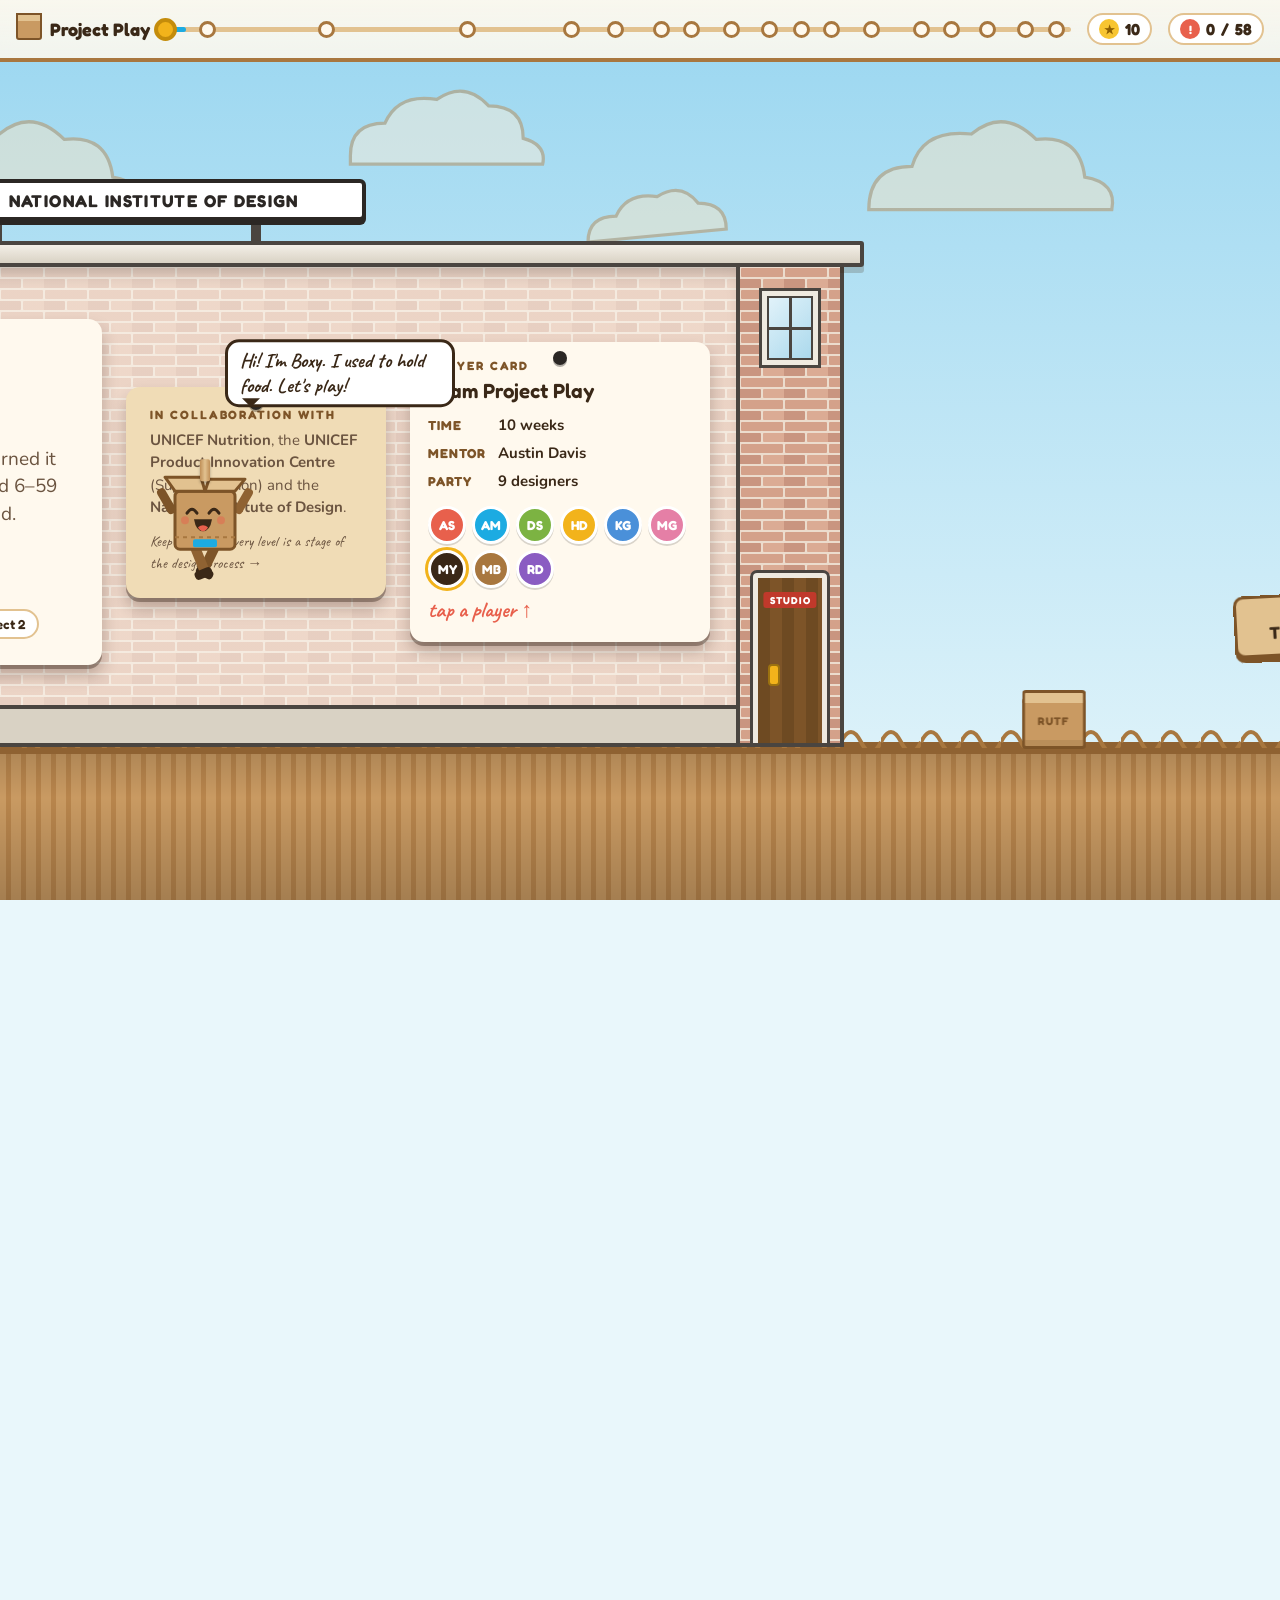
<file: games/unicef/index.html>
<!doctype html>
<html lang="en">
<head>
<meta charset="utf-8">
<meta name="viewport" content="width=device-width, initial-scale=1">
<title>Project Play</title>
<meta name="description" content="Project Play: a scroll-to-play case study about turning empty UNICEF RUTF boxes into developmental toys for children aged 6–59 months.">
<link rel="preconnect" href="https://fonts.googleapis.com">
<link rel="preconnect" href="https://fonts.gstatic.com" crossorigin>
<link href="https://fonts.googleapis.com/css2?family=Caveat:wght@600;700&family=Fredoka:wght@500;600;700&family=Nunito:wght@400;600;700;800&display=swap" rel="stylesheet">
<style>
:root{
  --kraft:#c99a62; --kraft-d:#a8773f; --kraft-dd:#7d5428; --kraft-l:#e2c290; --kraft-ll:#f0dcb6;
  --paper:#fff9ee; --ink:#3a2817; --ink-2:#6b5440;
  --blue:#1cabe2; --green:#7cb342; --yellow:#f2b31b; --sblue:#4a90d9; --coral:#e8604c; --pink:#e57fa6;
  --g:17vh; --hud:62px; --cx:16vw;
  --sky-top:#9ad7f0; --sky-bot:#e9f7fb;
}
*{box-sizing:border-box}
html,body{margin:0}
body{background:var(--sky-bot);color:var(--ink);font-family:Nunito,system-ui,sans-serif;overflow-x:hidden}
button{font:inherit;color:inherit;cursor:pointer}
img{display:block}
h1,h2,h3,h4{font-family:Fredoka,Nunito,sans-serif;margin:0;line-height:1.1}
p{margin:0}

/* ---------- WORLD ---------- */
#sky{position:fixed;inset:0;background:linear-gradient(var(--sky-top),var(--sky-bot));z-index:0}
#stars{position:fixed;inset:0;z-index:0;opacity:0;pointer-events:none;
  background-image:radial-gradient(2px 2px at 10% 20%,#fff 50%,transparent 51%),radial-gradient(2px 2px at 30% 8%,#fff 50%,transparent 51%),radial-gradient(1.5px 1.5px at 55% 25%,#fff 50%,transparent 51%),radial-gradient(2px 2px at 72% 12%,#fff 50%,transparent 51%),radial-gradient(1.5px 1.5px at 88% 30%,#fff 50%,transparent 51%),radial-gradient(2px 2px at 44% 40%,#fff 50%,transparent 51%),radial-gradient(1.5px 1.5px at 18% 45%,#fff 50%,transparent 51%),radial-gradient(1.5px 1.5px at 64% 48%,#fff 50%,transparent 51%)}
#sun{position:fixed;z-index:0;opacity:.8;width:min(13vh,110px);aspect-ratio:1;border-radius:50%;background:radial-gradient(circle at 40% 38%,#ffe69a,#ffc93c 60%,#f6a91d);box-shadow:0 0 0 10px rgba(255,214,90,.25),0 0 0 22px rgba(255,214,90,.12);pointer-events:none}
.par{position:fixed;left:0;right:0;pointer-events:none;background-repeat:repeat-x}
#clouds{z-index:1;top:calc(var(--hud) + 2vh);height:24vh;opacity:.5;
  background-image:url("data:image/svg+xml,%3Csvg xmlns='http://www.w3.org/2000/svg' width='900' height='200'%3E%3Cg stroke='%23b78a55' stroke-width='3'%3E%3Cpath fill='%23f3e3c6' d='M60 120q0-40 40-40q10-35 55-30q30-25 60 5q40-5 45 35q30 5 25 30z'/%3E%3Cpath fill='%23f7ecd8' d='M480 70q0-30 32-30q12-28 48-22q26-18 48 6q32 0 32 30q22 6 18 24h-178z'/%3E%3Cpath fill='%23f3e3c6' d='M700 150q0-24 26-24q10-22 38-18q22-14 38 6q26 0 26 24z'/%3E%3C/g%3E%3C/svg%3E");background-size:auto 100%}
#hills{z-index:1;bottom:calc(var(--g) - 4px);height:30vh;opacity:.38;
  background-image:url("data:image/svg+xml,%3Csvg xmlns='http://www.w3.org/2000/svg' width='1200' height='300' preserveAspectRatio='none'%3E%3Cpath fill='%23d9b27c' stroke='%23b78a55' stroke-width='3' d='M0 300V170Q120 70 260 150T520 120T800 160T1050 110T1200 170V300z'/%3E%3Cpath fill='%23c99a62' stroke='%23a8773f' stroke-width='3' d='M0 300V230Q150 160 330 220T640 200T950 230T1200 230V300z'/%3E%3Cg stroke='%23b78a55' stroke-width='2' opacity='.5'%3E%3Cpath d='M200 300v-60M215 300v-62M230 300v-64M700 300v-70M715 300v-72M730 300v-70'/%3E%3C/g%3E%3C/svg%3E");background-size:auto 100%}
#track{position:fixed;top:0;left:0;height:100vh;display:flex;z-index:2;will-change:transform}
#ground{position:absolute;left:0;right:0;bottom:0;height:var(--g);z-index:0;
  background:repeating-linear-gradient(90deg,#b8854c 0 5px,#c99a62 5px 15px);
  border-top:7px solid #8f6232}
#ground::before{content:"";position:absolute;left:0;right:0;top:-30px;height:24px;
  background:url("data:image/svg+xml,%3Csvg xmlns='http://www.w3.org/2000/svg' width='40' height='24'%3E%3Crect y='18' width='40' height='6' fill='%238f6232'/%3E%3Cpath d='M0 18Q10 -2 20 18T40 18' fill='none' stroke='%23a8773f' stroke-width='4'/%3E%3C/svg%3E") repeat-x;background-size:40px 24px}
#ground::after{content:"";position:absolute;left:0;right:0;top:0;bottom:0;background:linear-gradient(rgba(0,0,0,.12),transparent 30%,rgba(0,0,0,.18))}
.level{position:relative;flex:none;height:100%;display:flex;align-items:center;gap:clamp(28px,4vw,64px);
  padding:calc(var(--hud) + 14px) 60px calc(var(--g) + 22px) clamp(200px,20vw,260px);z-index:1}
.gap{position:relative;flex:none;width:300px;height:100%;z-index:1}

/* ---------- PROPS ---------- */
.sign{position:absolute;left:30px;bottom:var(--g);width:150px;z-index:2}
.sign .post{position:absolute;left:66px;bottom:0;width:16px;height:120px;background:linear-gradient(90deg,var(--kraft-d),var(--kraft) 50%,var(--kraft-d));border-radius:3px}
.sign .board{position:absolute;bottom:92px;left:0;width:150px;padding:10px 10px 12px;background:var(--kraft-l);border:3px solid var(--kraft-dd);border-radius:10px;text-align:center;box-shadow:0 5px 0 var(--kraft-dd);transform:rotate(-3deg)}
.sign .lv{font:700 12px/1 Fredoka;letter-spacing:.14em;color:var(--kraft-dd)}
.sign .nm{font:700 17px/1.05 Fredoka;margin-top:4px}
.tree{position:absolute;bottom:calc(var(--g) - 4px);width:90px;height:170px;z-index:0;pointer-events:none}
.tree::before{content:"";position:absolute;left:38px;bottom:0;width:14px;height:70px;background:var(--kraft-d);border-radius:3px}
.tree::after{content:"";position:absolute;left:0;bottom:56px;width:90px;height:110px;border-radius:50% 50% 46% 46%;background:#8fbf5a;border:3px solid #5f8f33;box-shadow:inset -10px -8px 0 rgba(0,0,0,.08)}
.tree.y::after{background:#f2c14e;border-color:#c89317}.tree.b::after{background:#7fb2e5;border-color:#3f78b5}
.obstacle{position:absolute;left:50%;bottom:calc(var(--g) - 2px);width:64px;height:52px;margin-left:-32px;background:var(--kraft);border:3px solid var(--kraft-dd);border-radius:4px;box-shadow:inset 0 -6px 0 rgba(0,0,0,.08)}
.obstacle::before{content:"RUTF";position:absolute;inset:14px 6px auto;font:700 11px Fredoka;letter-spacing:.1em;text-align:center;color:var(--kraft-dd)}
.obstacle::after{content:"";position:absolute;left:-3px;right:-3px;top:-10px;height:10px;background:var(--kraft-l);border:3px solid var(--kraft-dd);border-bottom:0;border-radius:4px 4px 0 0}
.coin{position:absolute;width:26px;height:26px;margin-left:-13px;border-radius:50%;background:radial-gradient(circle at 35% 35%,#fff3b0,#f7c531 55%,#d99a0b);border:2px solid #b47b06;transition:transform .45s cubic-bezier(.3,1.6,.5,1),opacity .45s;display:grid;place-items:center;font:700 12px Fredoka;color:#9a6704}
.coin::after{content:"★"}
.coin.got{transform:translateY(-60px) scale(1.4);opacity:0}
.gear{position:absolute;pointer-events:none;color:var(--kraft-d);opacity:.9}

/* ---------- CARDS ---------- */
.card{position:relative;flex:none;background:var(--paper);border-radius:14px;padding:22px 24px;box-shadow:0 6px 0 var(--kraft-d),0 14px 26px rgba(70,40,10,.22);transform:rotate(var(--r,0deg)) translateY(30px) scale(.94);opacity:0;transition:transform .7s cubic-bezier(.2,1.3,.4,1),opacity .5s;max-height:100%}
.card.in{transform:rotate(var(--r,0deg));opacity:1}
.card.tape::before{content:"";position:absolute;top:-12px;left:50%;width:96px;height:24px;margin-left:-48px;background:rgba(255,236,170,.75);border:1px solid rgba(190,150,60,.35);transform:rotate(-3deg)}
.card.kraft{background:var(--kraft-ll)}
.card h2{font-size:clamp(22px,2.6vw,32px);font-weight:700}
.card h3{font-size:clamp(17px,1.6vw,21px);font-weight:600}
.card p{font-size:15px;line-height:1.5;color:var(--ink-2)}
.card p + p{margin-top:8px}
.kicker{font:700 12px/1 Fredoka;letter-spacing:.16em;text-transform:uppercase;color:var(--kraft-dd);margin-bottom:8px;display:block}
.hand{font-family:Caveat,cursive;font-size:22px;color:var(--coral);line-height:1.1}
.chips{display:flex;flex-wrap:wrap;gap:6px;margin-top:12px}
.chip{font:600 13px Fredoka;padding:5px 11px;border-radius:999px;background:#fff;border:2px solid var(--kraft-l);color:var(--ink)}
.btn{display:inline-flex;align-items:center;gap:8px;font:600 15px Fredoka;padding:9px 16px;border-radius:12px;background:var(--blue);color:#fff;border:0;box-shadow:0 4px 0 #0d7aa6;transition:transform .12s,box-shadow .12s}
.btn:hover{transform:translateY(-2px);box-shadow:0 6px 0 #0d7aa6}
.btn:active{transform:translateY(3px);box-shadow:0 1px 0 #0d7aa6}
.btn.k{background:var(--kraft);box-shadow:0 4px 0 var(--kraft-dd)}
.btn.k:hover{box-shadow:0 6px 0 var(--kraft-dd)}
.thumb{border-radius:8px;overflow:hidden;background:#eee;cursor:zoom-in;border:0;padding:0;position:relative}
.thumb img{width:100%;height:100%;object-fit:cover;transition:transform .35s}
.thumb:hover img{transform:scale(1.06)}
.pulse{position:absolute;width:30px;height:30px;border-radius:50%;background:var(--coral);color:#fff;font:700 15px Fredoka;border:3px solid #fff;display:grid;place-items:center;box-shadow:0 3px 8px rgba(0,0,0,.25);z-index:3;padding:0}
.pulse::before{content:"";position:absolute;inset:-3px;border-radius:50%;border:3px solid var(--coral);animation:ping 1.8s infinite}
.pulse.seen{background:var(--green)}.pulse.seen::before{border-color:var(--green);animation:none;opacity:0}
@keyframes ping{0%{transform:scale(1);opacity:.8}100%{transform:scale(2);opacity:0}}

/* ---------- HUD ---------- */
#hud{position:fixed;top:0;left:0;right:0;height:var(--hud);z-index:20;display:flex;align-items:center;gap:16px;padding:0 16px;background:linear-gradient(rgba(255,249,238,.94),rgba(255,249,238,.86));border-bottom:4px solid var(--kraft-d);backdrop-filter:blur(4px)}
#hud .logo{font:700 18px Fredoka;display:flex;align-items:center;gap:8px;white-space:nowrap}
#hud .logo i{width:26px;height:22px;background:var(--kraft);border:2px solid var(--kraft-dd);border-radius:3px;display:block;position:relative}
#hud .logo i::after{content:"";position:absolute;left:-2px;right:-2px;top:-7px;height:6px;background:var(--kraft-l);border:2px solid var(--kraft-dd);border-bottom:0}
#map{flex:1;position:relative;height:30px;min-width:120px}
#map .line{position:absolute;left:0;right:0;top:13px;height:5px;border-radius:9px;background:var(--kraft-l)}
#map .fill{position:absolute;left:0;top:13px;height:5px;border-radius:9px;background:var(--blue);width:0}
#map button{position:absolute;top:7px;width:17px;height:17px;margin-left:-8px;border-radius:50%;background:var(--paper);border:3px solid var(--kraft-d);padding:0}
#map button.done{background:var(--blue);border-color:#0d7aa6}
#map button.cur{transform:scale(1.35);background:var(--yellow);border-color:#c48c0b}
#map button span{position:absolute;bottom:24px;left:50%;transform:translateX(-50%);white-space:nowrap;font:600 12px Fredoka;background:var(--ink);color:#fff;padding:4px 8px;border-radius:6px;opacity:0;pointer-events:none;transition:opacity .15s}
#map button:hover span{opacity:1}
#map .mini{position:absolute;top:-1px;width:18px;height:16px;margin-left:-9px;background:var(--kraft);border:2px solid var(--kraft-dd);border-radius:3px;transition:left .1s linear;z-index:2;display:none}
.stat{display:flex;align-items:center;gap:6px;font:700 16px Fredoka;background:#fff;border:2px solid var(--kraft-l);padding:4px 10px;border-radius:999px;white-space:nowrap}
.stat b{display:inline-grid;place-items:center;width:20px;height:20px;border-radius:50%;font-size:12px}
.stat.c b{background:#f7c531;color:#8d5f00}.stat.s b{background:var(--coral);color:#fff}
.stat.bump{animation:bump .35s}
@keyframes bump{50%{transform:scale(1.25)}}
#toast{position:fixed;left:50%;top:calc(var(--hud) + 18px);z-index:19;transform:translate(-50%,-20px);opacity:0;transition:.4s;pointer-events:none;text-align:center;background:var(--ink);color:#fff;padding:10px 20px 12px;border-radius:14px;box-shadow:0 5px 0 #000}
#toast.on{transform:translate(-50%,0);opacity:1}
#toast small{display:block;font:700 11px Fredoka;letter-spacing:.2em;color:var(--yellow)}
#toast strong{font:700 20px Fredoka}
#hint{position:fixed;right:18px;bottom:calc(var(--g) * .5 - 18px);z-index:15;font:600 15px Fredoka;color:#fff;background:rgba(58,40,23,.85);padding:8px 14px;border-radius:999px;display:flex;align-items:center;gap:8px;transition:opacity .4s}
#hint .m{width:16px;height:24px;border:2px solid #fff;border-radius:9px;position:relative}
#hint .m::after{content:"";position:absolute;left:5px;top:4px;width:3px;height:6px;background:#fff;border-radius:2px;animation:wheel 1.4s infinite}
@keyframes wheel{to{transform:translateY(8px);opacity:0}}

/* ---------- PLAYER ---------- */
#player{position:fixed;left:var(--cx);bottom:calc(var(--g) - 6px);z-index:10;width:84px;height:118px;margin-left:-42px;pointer-events:none}
#player .flip{width:100%;height:100%;transition:transform .2s}
#player.left .flip{transform:scaleX(-1)}
#player svg{width:100%;height:100%;overflow:visible}
#player .legL,#player .legR,#player .armL,#player .armR{transform-box:fill-box;transform-origin:50% 0}
#player.walk .legL{animation:leg .42s infinite alternate ease-in-out}
#player.walk .legR{animation:leg .42s infinite alternate-reverse ease-in-out}
#player.walk .armL{animation:arm .42s infinite alternate-reverse ease-in-out}
#player.walk .armR{animation:arm .42s infinite alternate ease-in-out}
#player.walk .body{animation:bob .21s infinite alternate ease-in-out}
@keyframes leg{from{transform:rotate(-28deg)}to{transform:rotate(28deg)}}
@keyframes arm{from{transform:rotate(-35deg)}to{transform:rotate(35deg)}}
@keyframes bob{to{transform:translateY(-3px)}}
#bubble{position:fixed;transition:opacity .25s,scale .25s;left:calc(var(--cx) + 20px);bottom:calc(var(--g) + 172px);z-index:11;background:#fff;border:3px solid var(--ink);border-radius:14px;padding:6px 12px;font:700 20px Caveat;max-width:230px;opacity:0;transform:translateY(8px) scale(.9);transition:.25s;pointer-events:none}
#bubble::after{content:"";position:absolute;left:14px;bottom:-12px;border:9px solid transparent;border-top-color:var(--ink)}
#bubble.on{opacity:1;transform:none}

/* ---------- INTRO ---------- */
#intro{position:fixed;inset:0;z-index:40;display:grid;place-items:center;background:rgba(58,40,23,.55);backdrop-filter:blur(3px);transition:opacity .5s;padding:16px}
#intro.off{opacity:0;pointer-events:none}
#intro .box{background:var(--paper);border-radius:20px;padding:28px 30px;max-width:520px;text-align:center;box-shadow:0 8px 0 var(--kraft-d),0 20px 50px rgba(0,0,0,.35);position:relative}
#intro h1{font-size:clamp(38px,7vw,58px);color:var(--ink)}
#intro h1 span{color:var(--blue)}
#intro .keys{display:flex;justify-content:center;gap:18px;flex-wrap:wrap;margin:18px 0 22px;font:600 14px Fredoka;color:var(--ink-2)}
#intro .keys div{display:flex;align-items:center;gap:6px}
#intro kbd{font:700 13px Fredoka;background:#fff;border:2px solid var(--kraft-d);border-bottom-width:4px;border-radius:6px;padding:2px 8px}
#intro .btn{font-size:20px;padding:12px 28px}

/* ---------- MODAL ---------- */
#modal{position:fixed;inset:0;z-index:50;display:none;align-items:center;justify-content:center;background:rgba(40,26,12,.72);padding:16px}
#modal.on{display:flex}
#modal .win{position:relative;background:var(--paper);border-radius:18px;max-width:min(980px,100%);max-height:calc(100vh - 32px);overflow:auto;padding:26px 28px;box-shadow:0 8px 0 var(--kraft-d);animation:pop .35s cubic-bezier(.2,1.4,.4,1)}
@keyframes pop{from{transform:scale(.85);opacity:0}}
#modal .x{position:sticky;float:right;top:0;margin:-10px -12px 0 10px;width:38px;height:38px;border-radius:50%;border:0;background:var(--ink);color:#fff;font:700 18px Fredoka;z-index:2}
#modal h2{font-size:28px;margin-bottom:8px}
#modal p{font-size:16px;line-height:1.6;color:var(--ink-2)}
#modal p+p{margin-top:10px}
#modal ul{margin:10px 0 0;padding-left:20px;line-height:1.6;color:var(--ink-2)}
.viewer{display:flex;flex-direction:column;gap:12px}
.viewer .main{position:relative;background:#f3eadb;border-radius:12px;display:grid;place-items:center;min-height:200px}
.viewer .main img{max-width:100%;max-height:calc(100vh - 250px);object-fit:contain;border-radius:8px}
.viewer .nav{position:absolute;top:50%;width:44px;height:44px;margin-top:-22px;border-radius:50%;border:0;background:var(--ink);color:#fff;font:700 20px Fredoka;opacity:.85}
.viewer .nav.p{left:8px}.viewer .nav.n{right:8px}
.viewer .meta{display:flex;justify-content:space-between;gap:12px;font:600 15px Fredoka;color:var(--ink-2)}
.viewer .strip{display:flex;gap:6px;overflow-x:auto;padding-bottom:4px}
.viewer .strip button{flex:none;width:58px;height:58px;padding:0;border:3px solid transparent;border-radius:8px;overflow:hidden;background:#eee}
.viewer .strip button.on{border-color:var(--blue)}
.viewer .strip img{width:100%;height:100%;object-fit:cover}

/* ---------- LEVEL SPECIFIC ---------- */
/* L0 start */
.title-card{width:min(620px,84vw);text-align:center;padding:30px 34px}
.title-card h1{font-size:clamp(48px,7vw,92px);letter-spacing:-.01em;color:var(--ink)}
.title-card h1 span{color:var(--blue)}
.title-card .sub{font-size:clamp(16px,1.5vw,19px);margin-top:10px;color:var(--ink-2);line-height:1.45}
.logos{display:flex;justify-content:center;align-items:center;gap:26px;margin-top:20px}
.logos img{height:44px;width:auto}
.meta-row{display:flex;flex-wrap:wrap;justify-content:center;gap:6px;margin-top:16px}
.bigbox{position:relative;width:220px;height:170px;flex:none;align-self:flex-end;margin-bottom:-22px}
.bigbox .b{position:absolute;inset:40px 0 0;background:var(--kraft);border:4px solid var(--kraft-dd);border-radius:6px;display:grid;place-items:center;font:700 30px Fredoka;letter-spacing:.1em;color:var(--kraft-dd)}
.bigbox .b small{display:block;font-size:11px;letter-spacing:.06em;text-align:center}
.bigbox .f1,.bigbox .f2{position:absolute;top:22px;width:110px;height:30px;background:var(--kraft-l);border:4px solid var(--kraft-dd)}
.bigbox .f1{left:-6px;transform-origin:100% 100%;transform:rotate(-24deg)}
.bigbox .f2{right:-6px;transform-origin:0 100%;transform:rotate(24deg)}

/* L1 quest */
.player-card{width:300px;padding:18px}
.player-card .stats{display:grid;grid-template-columns:auto 1fr;gap:8px 12px;margin-top:12px;font-size:15px}
.player-card .stats dt{font:700 13px Fredoka;color:var(--kraft-dd);text-transform:uppercase;letter-spacing:.08em;padding-top:2px}
.player-card .stats dd{margin:0;font-weight:700}
.team{display:flex;flex-wrap:wrap;gap:6px;margin-top:12px}
.team button{width:38px;height:38px;border-radius:50%;border:3px solid #fff;font:700 13px Fredoka;color:#fff;padding:0;box-shadow:0 2px 0 rgba(0,0,0,.15);transition:transform .15s}
.team button:hover,.team button.on{transform:translateY(-4px) scale(1.08)}
.team button.me{outline:3px solid var(--yellow)}
.team-name{margin-top:8px;font:700 22px Caveat;color:var(--coral);min-height:26px}
.quest{width:min(420px,80vw)}
.quest .scroll{background:var(--kraft-ll);border-radius:10px;padding:14px 16px;margin-top:12px;border:2px dashed var(--kraft-d)}
.age{width:min(400px,80vw)}
.ageslider{margin-top:14px}
.ageslider input{width:100%;accent-color:var(--blue)}
.ageslider .out{display:flex;align-items:center;gap:12px;margin-top:8px;min-height:72px}
.ageslider .num{font:700 34px Fredoka;color:var(--blue);min-width:92px}
.ageslider .txt{font-size:14px;line-height:1.4;color:var(--ink-2)}

/* L2 forest */
.portal{width:250px;flex:none;border:0;padding:0;background:none;text-align:left;transition:transform .2s}
.portal:hover{transform:translateY(-6px)}
.portal .door{height:min(300px,40vh);border-radius:120px 120px 12px 12px;border:5px solid var(--c);background:#fff;overflow:hidden;position:relative;display:grid;grid-template-columns:repeat(3,1fr);grid-auto-rows:1fr;gap:2px;padding:2px;box-shadow:0 7px 0 var(--cd)}
.portal .door img{width:100%;height:100%;object-fit:cover;filter:saturate(.9)}
.portal .door .ico{position:absolute;left:50%;top:50%;transform:translate(-50%,-50%);width:92px;height:92px;border-radius:50%;background:#fff;border:5px solid var(--c);display:grid;place-items:center;transition:transform .3s}
.portal:hover .ico{transform:translate(-50%,-50%) rotate(-8deg) scale(1.08)}
.portal .ico img{width:66px;height:66px;object-fit:contain;filter:none}
.portal .lbl{margin-top:16px;background:var(--paper);border-radius:12px;padding:10px 14px;box-shadow:0 4px 0 var(--cd)}
.portal .lbl h3{font-size:19px;color:var(--ink)}
.portal .lbl small{font:600 13px Fredoka;color:var(--ink-2)}
.method{width:280px}

/* L3 milestones */
.stairs{position:relative;flex:none;width:min(1100px,190vw);height:min(470px,62vh)}
.stairs .step{position:absolute;bottom:0;width:15%;aspect-ratio:567/820;border:0;padding:0;background:none;transition:transform .2s}
.stairs .step img{width:100%;height:100%;object-fit:cover;border-radius:12px;box-shadow:0 6px 0 var(--kraft-d),0 12px 20px rgba(0,0,0,.2)}
.stairs .step:hover{transform:translateY(-10px) rotate(-2deg)}
.stairs .plat{position:absolute;height:14px;background:var(--kraft);border:3px solid var(--kraft-dd);border-radius:4px;width:17%}
.stairs .age{position:absolute;font:700 14px Fredoka;color:var(--kraft-dd);width:15%;text-align:center}

/* L4 inferences */
.bubble-card{width:270px;padding:18px 20px;border-radius:24px}
.bubble-card::after{content:"";position:absolute;left:40px;bottom:-18px;border:12px solid transparent;border-top-color:var(--paper);border-bottom:0}
.bubble-card .n{font:700 40px Fredoka;color:var(--c,var(--blue));line-height:1}
.seq{width:min(560px,86vw);padding:16px}
.seq img{width:100%;border-radius:10px}

/* L5 workshop */
/* ---------- L0 NID building ---------- */
.nid{--bh:min(480px,calc(100vh - var(--hud) - var(--g) - 130px));--brick:url("data:image/svg+xml,%3Csvg xmlns='http://www.w3.org/2000/svg' width='44' height='22'%3E%3Crect width='44' height='22' fill='%23ecdccd'/%3E%3Crect x='1' y='1' width='42' height='9' rx='1' fill='%23d4a18a'/%3E%3Crect x='-21' y='12' width='42' height='9' rx='1' fill='%23c99580'/%3E%3Crect x='23' y='12' width='42' height='9' rx='1' fill='%23dbab94'/%3E%3C/svg%3E");
  position:relative;flex:none;align-self:flex-end;margin-bottom:-22px;display:flex;flex-direction:column;align-items:stretch}
.nb-sign{position:relative;align-self:center;height:66px;width:min(480px,76vw);margin-bottom:-4px}
.nb-sign .post{position:absolute;bottom:0;width:10px;height:30px;background:#4a4540}
.nb-sign .post.l{left:22%}.nb-sign .post.r{right:22%}
.nb-sign .board{position:absolute;left:0;right:0;top:0;height:42px;display:flex;align-items:center;justify-content:center;gap:12px;background:#fff;border:4px solid #2b2724;border-radius:6px;box-shadow:0 4px 0 #2b2724}
.nb-sign .badge{font:700 18px/1 Fredoka;color:#fff;background:#c0392b;padding:5px 8px;border-radius:4px;letter-spacing:.04em}
.nb-sign span{font:700 17px Fredoka;color:#2b2724;letter-spacing:.08em;white-space:nowrap}
.nb-roof{height:26px;margin:0 -20px;background:linear-gradient(#f3efe7,#d9d2c4);border:4px solid #4a4540;border-radius:3px;position:relative;box-shadow:0 6px 0 rgba(60,35,10,.2)}
.nb-body{display:flex;height:var(--bh);border:4px solid #4a4540;border-top:0}
.nb-wall{position:relative;flex:none;width:104px;background:var(--brick) 0 0/44px 22px;border-right:4px solid #4a4540;display:flex;flex-direction:column;align-items:center;gap:16px;padding-top:24px}
.nb-wall.r{border-right:0;border-left:4px solid #4a4540}
.nb-win{width:56px;height:74px;flex:none;background:linear-gradient(135deg,#e3f3fa,#a9d8ec);border:5px solid #efeae0;outline:3px solid #4a4540;box-shadow:inset 0 0 0 2px #4a4540;background-image:linear-gradient(#4a4540,#4a4540),linear-gradient(#4a4540,#4a4540),linear-gradient(135deg,#e3f3fa,#a9d8ec);background-size:3px 100%,100% 3px,auto;background-position:center;background-repeat:no-repeat}
.nb-door{position:absolute;bottom:0;left:50%;width:74px;height:min(170px,46%);margin-left:-37px;background:repeating-linear-gradient(90deg,#6e4a22 0 12px,#7d5428 12px 24px);border:5px solid #efeae0;border-bottom:0;outline:3px solid #4a4540;border-radius:4px 4px 0 0}
.nb-door::after{content:"";position:absolute;left:10px;top:52%;width:8px;height:18px;border-radius:4px;background:#f2b31b;border:2px solid #9c7210}
.nb-door span{position:absolute;left:50%;top:14px;transform:translateX(-50%);font:700 10px Fredoka;letter-spacing:.12em;color:#fff;background:#c0392b;padding:2px 6px;border-radius:3px}
.nb-in{position:relative;flex:none;display:flex;align-items:center;gap:24px;padding:20px 26px 46px;background:linear-gradient(rgba(250,243,234,.62),rgba(250,243,234,.62)),var(--brick) 0 0/44px 22px;box-shadow:inset 0 -34px 0 #d9d2c4,inset 0 -38px 0 #4a4540,inset 0 14px 18px -10px rgba(0,0,0,.25)}
.nid .card{--r:0deg!important;max-height:calc(var(--bh) - 80px);overflow:hidden;box-shadow:0 4px 0 rgba(40,20,10,.35),0 10px 16px rgba(40,20,10,.25)}
.nid .card::before{content:"";position:absolute;top:9px;left:50%;width:14px;height:14px;margin-left:-7px;border-radius:50%;background:#2b2724;box-shadow:0 2px 0 rgba(0,0,0,.3);border:0;transform:none}
.nid .title-card{width:min(560px,80vw);padding:26px 30px}
.nid .title-card h1{font-size:clamp(46px,5vw,76px)}
.title-card h1{animation:floaty 3.2s ease-in-out infinite}
@keyframes floaty{0%,100%{transform:translateY(0) rotate(0)}50%{transform:translateY(-9px) rotate(-.6deg)}}
@media (max-height:780px){.nid .title-card{padding:18px 24px}.nid .title-card h1{font-size:48px}.nid .title-card .sub{font-size:14px;margin-top:6px}.nid .logos{margin-top:10px}.nid .logos img{height:32px}.nid .meta-row{margin-top:10px}.nid .card{padding:16px 18px}.nid .player-card{width:340px}.nid .player-card .stats{margin-top:6px;gap:4px 12px}.nid .team{margin-top:8px}.nid .team button{width:34px;height:34px}}
@media (prefers-reduced-motion:reduce){.title-card h1{animation:none}}
/* ---------- L1 health centre (cutaway building) ---------- */
.clinic{--bh:min(500px,calc(100vh - var(--hud) - var(--g) - 108px));position:relative;flex:none;align-self:flex-end;margin-bottom:-22px;display:flex;flex-direction:column;align-items:stretch}
.cl-sign{position:relative;align-self:center;height:66px;width:min(420px,70vw);margin-bottom:-4px}
.cl-sign .post{position:absolute;bottom:0;width:10px;height:30px;background:#5b3d1e}
.cl-sign .post.l{left:22%}.cl-sign .post.r{right:22%}
.cl-sign .board{position:absolute;left:0;right:0;top:0;height:42px;display:flex;align-items:center;justify-content:center;gap:12px;background:#fff;border:4px solid #0d7aa6;border-radius:10px;box-shadow:0 4px 0 #0d7aa6}
.cl-sign .plus{width:28px;height:28px;border-radius:50%;background:#1cabe2;position:relative;flex:none}
.cl-sign .plus::before,.cl-sign .plus::after{content:"";position:absolute;left:50%;top:50%;background:#fff;border-radius:2px;transform:translate(-50%,-50%)}
.cl-sign .plus::before{width:16px;height:5px}.cl-sign .plus::after{width:5px;height:16px}
.cl-sign b{font:700 21px Fredoka;color:#0d5f86;letter-spacing:.05em}
.cl-sign img{height:20px;width:auto}
.cl-roof{height:24px;margin:0 -18px;background:repeating-linear-gradient(90deg,rgba(0,0,0,.08) 0 4px,transparent 4px 12px),#8f6232;border:4px solid #5b3d1e;border-radius:6px 6px 0 0;position:relative}
.cl-roof::after{content:"";position:absolute;left:10px;right:10px;bottom:-14px;height:10px;background:repeating-linear-gradient(90deg,#1cabe2 0 18px,#fff 18px 36px);border:2px solid #0d7aa6;border-top:0}
.cl-body{display:flex;height:var(--bh);border:4px solid #5b3d1e;border-top:0}
.cl-wall{position:relative;flex:none;width:104px;background:repeating-linear-gradient(90deg,rgba(13,95,134,.07) 0 3px,transparent 3px 10px),linear-gradient(#d6eef8,#b9e0f1);border-right:4px solid #5b3d1e}
.cl-wall.r{border-right:0;border-left:4px solid #5b3d1e}
.cl-win{position:absolute;left:50%;top:22px;width:52px;height:52px;margin-left:-26px;border-radius:50%;background:radial-gradient(circle at 35% 35%,#fff,#bfe6f5 60%);border:4px solid #0d5f86;box-shadow:inset 0 0 0 3px #fff}
.cl-win::before,.cl-win::after{content:"";position:absolute;background:#0d5f86}
.cl-win::before{left:50%;top:0;bottom:0;width:3px;margin-left:-1.5px}.cl-win::after{top:50%;left:0;right:0;height:3px;margin-top:-1.5px}
.cl-door{position:absolute;bottom:0;left:50%;width:74px;height:min(176px,52%);margin-left:-37px;background:#f7ecd6;border:4px solid #0d5f86;border-bottom:0;border-radius:6px 6px 0 0;perspective:500px}
.cl-door .leaf{position:absolute;inset:0;background:#1592c4;border-radius:2px 2px 0 0;transform-origin:0 50%;transition:transform .55s cubic-bezier(.3,1.2,.5,1);box-shadow:inset -6px 0 0 rgba(0,0,0,.12)}
.cl-door.r .leaf{transform-origin:100% 50%}
.cl-door .leaf::before{content:"";position:absolute;left:14px;right:14px;top:14px;height:38px;border-radius:16px 16px 4px 4px;background:#bfe6f5;border:3px solid #0d5f86}
.cl-door .leaf i{position:absolute;right:10px;top:55%;width:8px;height:18px;border-radius:4px;background:#f2b31b;border:2px solid #9c7210}
.cl-door.r .leaf i{right:auto;left:10px}
.cl-door.l.open .leaf{transform:rotateY(-108deg)}
.cl-door.r.open .leaf{transform:rotateY(108deg)}
.cl-tag{position:absolute;left:50%;bottom:calc(min(176px,52%) + 10px);transform:translateX(-50%);font:700 12px Fredoka;letter-spacing:.12em;color:#fff;background:#2e7d32;border:2px solid #fff;border-radius:6px;padding:2px 8px;box-shadow:0 2px 0 rgba(0,0,0,.2)}
.cl-wall.r .cl-tag{background:#e8604c}
.cl-in{position:relative;flex:none;display:flex;align-items:flex-start;gap:22px;padding:22px 24px 0;
  background:linear-gradient(rgba(60,35,10,.18),transparent 40px),repeating-linear-gradient(90deg,rgba(125,84,40,.06) 0 3px,transparent 3px 11px),linear-gradient(#fbf1dc,#f1e0bd);box-shadow:inset 0 -46px 0 #9fd6ee,inset 0 -50px 0 #0d7aa6}
.cl-posters{display:flex;gap:22px;align-items:flex-end}
.clinic .card{--r:0deg!important}
.clinic .card{max-height:calc(var(--bh) - 70px);overflow:hidden;box-shadow:0 3px 0 rgba(60,35,10,.25),0 8px 14px rgba(60,35,10,.18);padding:18px 20px}
.clinic .card.quest{width:min(380px,70vw)}
.clinic .card.age{width:min(330px,64vw)}
.clinic .card p{font-size:14px}
.clinic .card::before{content:"";position:absolute;top:8px;left:50%;width:14px;height:14px;margin-left:-7px;border-radius:50%;background:#e8604c;box-shadow:0 2px 0 rgba(0,0,0,.3);border:0;transform:none}
.cl-wait{position:relative;flex:none;align-self:flex-end;width:300px;height:170px;margin-bottom:22px;z-index:1}
.cl-wait svg{width:100%;height:100%;overflow:visible}
@media (max-height:780px){.clinic .card.quest{width:min(460px,80vw)}.clinic .card h2{font-size:22px}.clinic .card .scroll{padding:9px 12px;margin-top:8px}.clinic .card{padding:14px 18px}}
.cl-floor{position:absolute;left:0;right:0;bottom:0;height:24px;background:repeating-linear-gradient(90deg,#e9dcc1 0 38px,#d8c6a2 38px 40px);border-top:3px solid #b99b6b}
.kid-arm{transform-box:fill-box;transform-origin:0 50%;animation:ring 1.6s ease-in-out infinite alternate}
@keyframes ring{from{transform:rotate(-8deg)}to{transform:rotate(14deg)}}
.kid-head{transform-box:fill-box;transform-origin:50% 100%;animation:nod 2.2s ease-in-out infinite}
@keyframes nod{50%{transform:rotate(6deg)}}
.kid-block{animation:blk 2.4s ease-in-out infinite}
@keyframes blk{0%,60%,100%{transform:translateY(0)}75%{transform:translateY(-8px)}}
.kid-baby{animation:rock 3s ease-in-out infinite;transform-box:fill-box;transform-origin:50% 50%}
@keyframes rock{50%{transform:rotate(-4deg)}}
/* UNICEF health worker */
.worker{position:relative;flex:none;align-self:flex-end;margin:0 0 -22px -24px;width:124px;height:198px;z-index:2}
.worker .wbody{width:100%;height:100%;overflow:visible}
.worker .wlogo{position:absolute;left:41px;top:80px;width:42px;height:auto;filter:brightness(0) invert(1);pointer-events:none}
.worker .warmR,.worker .warmL{transform-box:fill-box;transform-origin:50% 0;transition:transform .4s}
.worker.given .warmR{transform:rotate(-150deg);animation:wwave .5s .4s infinite alternate ease-in-out}
@keyframes wwave{from{transform:rotate(-165deg)}to{transform:rotate(-125deg)}}
.worker .wgift{position:absolute;left:36px;top:104px;width:52px;height:44px;transition:opacity .15s}
.worker.given .wgift{opacity:0}
.wsay{position:absolute;bottom:calc(100% + 10px);left:50%;transform:translateX(-50%) scale(.8);opacity:0;white-space:nowrap;background:#fff;border:3px solid #0d7aa6;border-radius:12px;padding:4px 10px;font:700 18px Caveat;color:#0d5f86;transition:.25s;pointer-events:none}
.wsay::after{content:"";position:absolute;left:50%;bottom:-11px;margin-left:-8px;border:8px solid transparent;border-top-color:#0d7aa6}
.wsay.on{opacity:1;transform:translateX(-50%) scale(1)}
#giftFly{position:fixed;left:0;top:0;width:52px;height:44px;z-index:12;pointer-events:none;display:none;transform-origin:0 0}
#player .gift{display:none}
#player.hasgift .gift{display:inline}
/* ---------- L2 research labs ---------- */
.labm,.lab{--lh:min(420px,calc(100vh - var(--hud) - var(--g) - 150px));position:relative;flex:none;align-self:flex-end;margin-bottom:-22px;display:flex;flex-direction:column;align-items:stretch}
.lb-sign{position:relative;align-self:center;height:62px;width:min(520px,80vw);margin-bottom:-4px}
.lb-sign.small{width:auto;min-width:260px;padding:0 14px}
.lb-sign .post{position:absolute;bottom:0;width:10px;height:28px;background:#4a4540}.lb-sign .post.l{left:22%}.lb-sign .post.r{right:22%}
.lb-sign .board{position:relative;height:40px;display:grid;place-items:center;padding:0 16px;white-space:nowrap;background:#fff;border:4px solid var(--ld,#2f3b4a);border-radius:8px;box-shadow:0 4px 0 var(--ld,#2f3b4a);font:700 18px Fredoka;letter-spacing:.06em;color:var(--ld,#2f3b4a)}
.lb-roof{position:relative;height:22px;margin:0 -16px;background:repeating-linear-gradient(90deg,var(--lc,#4a90d9) 0 22px,#fff 22px 44px);border:4px solid var(--ld,#2f3b4a);border-radius:4px}
.lb-dish{position:absolute;right:60px;bottom:22px;width:46px;height:24px;border-radius:46px 46px 0 0;background:#d9dde3;border:3px solid #4a4540;transform:rotate(-20deg)}
.lb-vent{position:absolute;left:70px;bottom:22px;width:28px;height:30px;background:#9aa0ad;border:3px solid #4a4540;border-radius:3px 3px 0 0}
.lb-body{position:relative;height:var(--lh);display:flex;align-items:center;gap:20px;padding:0 22px;border:4px solid var(--ld,#2f3b4a);border-top:0;
  background:linear-gradient(90deg,rgba(0,0,0,.06) 1px,transparent 1px) 0 0/30px 30px,linear-gradient(rgba(0,0,0,.06) 1px,transparent 1px) 0 0/30px 30px,#eef4f7}
.lb-win{flex:none;width:96px;height:120px;background:#cfe9f5;border:6px solid #fff;outline:3px solid #4a4540;border-radius:6px;display:grid;place-items:center}
.lb-win svg{width:80%;height:80%}
.bub{animation:bub 1.8s ease-in infinite}.bub.b2{animation-delay:.6s}.bub.b3{animation-delay:1.2s}
@keyframes bub{0%{transform:translateY(0);opacity:0}20%{opacity:1}100%{transform:translateY(-50px);opacity:0}}
.labm .lb-body{flex-direction:column;align-items:stretch;justify-content:space-between;gap:8px;padding:14px 20px 0;width:min(1000px,80vw)}
.labm .lab-board{grid-template-columns:1fr 1.7fr;align-self:center;width:min(820px,72vw)}
.lb-scene{flex:1;min-height:0;display:flex;align-items:flex-end}
.lb-scene svg{width:100%;height:100%;max-height:300px}
.steam{animation:steam 2s ease-in-out infinite}@keyframes steam{50%{opacity:.3;transform:translateY(-3px)}}
.glow{animation:glow 2.4s ease-in-out infinite}@keyframes glow{50%{fill:#fffbe0}}
.lab-board{width:min(820px,62vw);align-self:center}
.lab-board .tc-panel > b{font:700 clamp(24px,2.4vw,32px)/1.05 Fredoka}
.lab-board .tc-panel p{font-size:clamp(15px,1.35vw,18px);line-height:1.45}
.lab-board .tc-panel p b{font:700 1.08em Fredoka;color:#fff3b0}
.lab .portal{align-self:flex-end;margin:0}
.lab .portal .lbl{display:none}
.lab .portal .door{height:calc(var(--lh) - 40px);width:250px}
.dboard.lboard{--bw:clamp(250px,min(26vw,calc((100vh - var(--hud) - var(--g) - 190px) * .95)),380px);position:relative;left:auto;top:auto;margin:0;flex:none;height:calc(var(--lh) - 50px)}
.dboard.lboard::before,.dboard.lboard::after{display:none}
.db-slide p{margin:0;font:600 calc(var(--bw) / 15.5)/1.3 Fredoka;color:#fff}
.db-slide p b,.db-slide li b{color:#fff3b0}
.db-slide ul.steps{counter-reset:st;gap:calc(var(--bw) / 34);margin-top:calc(var(--bw) / 26)}
.db-slide ul.steps li{padding-left:1.6em;font-size:calc(var(--bw) / 19);line-height:1.15}
.db-slide ul.steps li::before{counter-increment:st;content:counter(st);width:1.2em;height:1.2em;border-radius:50%;background:#fff;color:var(--bg);font-size:.8em;display:grid;place-items:center;top:.1em;opacity:1}
@media (prefers-reduced-motion:reduce){.bub{animation:none}}
/* lab photo frames: slow slideshow, wall-mounted above Boxy's activity space */
.lab .lb-body{align-items:flex-start;padding-top:18px}
.lab .dboard.lboard{align-self:center}
.lab .portal{align-self:flex-start;margin:0;display:block;position:relative}
.lab .portal .door{display:block;width:240px;height:max(130px,calc(var(--lh) - 215px));border-radius:8px;border:8px solid #fff;outline:3px solid var(--lc);padding:0;background:#222;box-shadow:0 6px 0 rgba(0,0,0,.15),0 10px 18px rgba(0,0,0,.18);overflow:hidden;position:relative}
.lab .portal .door img{position:absolute;inset:0;width:100%;height:100%;object-fit:cover;opacity:0;transition:opacity 1.2s ease;filter:none}
.lab .portal .door img.on{opacity:1}
.lab .portal .door .ico{display:none}
.lab .portal::after{content:"📷 tap for gallery";position:absolute;left:50%;top:calc(100% + 8px);transform:translateX(-50%);white-space:nowrap;font:700 12px Fredoka;color:#fff;background:var(--lc);border-radius:6px;padding:3px 9px}
.lab .portal:hover .door{outline-width:5px}
.lab .portal .sdots{position:absolute;left:0;right:0;bottom:8px;display:flex;justify-content:center;gap:4px;z-index:2}
.lab .portal .sdots i{width:6px;height:6px;border-radius:50%;background:rgba(255,255,255,.55)}
.lab .portal .sdots i.on{background:#fff;width:14px;border-radius:6px}
/* clinic display boards + target range */
.cl-posters{align-self:stretch;padding-bottom:50px}
.cl-board{position:relative;--legh:34px;height:calc(var(--bh) - 14px - 50px - var(--legh));margin-bottom:var(--legh)}
.cl-board::before,.cl-board::after{content:"";position:absolute;top:calc(100% + 6px);width:14px;height:calc(var(--legh) - 6px);background:linear-gradient(90deg,#3a3532,#6b645e 50%,#3a3532);border-bottom:6px solid #2f2a26;box-shadow:0 0 0 0 transparent}
.cl-board::before{left:18%}.cl-board::after{right:18%}
.cl-head{flex:none;text-align:center;font:700 clamp(22px,min(2.2vw,4.4vh),32px)/1 Fredoka;letter-spacing:.12em;color:#fff;padding:4px 0 2px;text-shadow:0 2px 0 rgba(0,0,0,.4)}
.cl-board .tc-panel{flex:1 1 auto;min-height:0;justify-content:center;padding:clamp(8px,1.4vh,14px) 16px}
.cl-board{flex:none;display:flex;flex-direction:column;gap:7px;padding:8px 10px 10px;background:#2f2a26;border:6px solid #4a4540;border-radius:14px;box-shadow:0 8px 0 rgba(40,25,10,.25),inset 0 0 0 3px #1d1916}
.quest-board{width:min(640px,42vw)}
.quest-board .tc-panel > b{font:700 clamp(20px,min(2.2vw,3.9vh),34px)/1.05 Fredoka;text-shadow:0 3px 0 rgba(0,0,0,.18)}
.cl-board .tc-panel p{margin:0;font:600 clamp(15px,min(1.4vw,2.6vh),22px)/1.28 Fredoka;color:#fff}
.cl-board .tc-panel p b{color:#fff3b0}
.target-board{width:min(720px,48vw)}
.tg-head{flex:none;border-radius:8px;padding:10px 16px;background:#8a5cc2;color:#fff;display:flex;flex-wrap:wrap;align-items:baseline;gap:4px 14px;position:relative;overflow:hidden}
.tg-head b{font:700 clamp(20px,min(2.2vw,3.9vh),34px)/1 Fredoka}
.tg-head p{margin:0;width:100%;font:600 clamp(15px,min(1.4vw,2.6vh),22px)/1.3 Fredoka;color:#fff}
.tg-range{position:relative;flex:1;min-height:90px;border-radius:8px;background:linear-gradient(#bfe6f5,#e6f6fc 70%,#c9dfa6 70%);display:flex;align-items:flex-end;padding-bottom:14px!important;justify-content:space-around;padding:0 14px 0 70px;overflow:hidden}
.tg-bow{position:absolute;left:10px;top:50%;transform:translateY(-50%) scaleX(-1);font-size:44px}
.tgt{position:relative;width:clamp(44px,6.5vh,64px);aspect-ratio:1;border-radius:50%;background:radial-gradient(circle,#e8604c 0 18%,#fff 19% 36%,#e8604c 37% 54%,#fff 55% 72%,#e8604c 73%);border:3px solid #8f2e1f;display:grid;place-items:center;transition:transform .3s cubic-bezier(.2,1.6,.4,1),filter .3s;filter:saturate(.35) brightness(1.05)}
.tgt::after{content:"";position:absolute;left:50%;top:100%;width:6px;height:60px;margin-left:-3px;background:#7d5428;z-index:-1}
.tgt span{position:absolute;bottom:calc(100% + 5px);left:50%;transform:translateX(-50%);white-space:nowrap;font:700 15px Fredoka;color:#3a2817;background:#fff;border-radius:6px;padding:1px 7px;z-index:2}
.tgt.hit{filter:none;transform:scale(1.12)}
.tgt.now{transform:scale(1.25);box-shadow:0 0 0 6px rgba(242,179,27,.6)}
.tgt i{position:absolute;left:46%;top:44%;width:44px;height:5px;background:#5b3d1e;border-radius:3px;transform-origin:0 50%;transform:rotate(200deg);display:none}
.tgt i::after{content:"";position:absolute;right:-6px;top:-5px;border:7px solid transparent;border-left:10px solid #e8604c;transform:translateX(100%) scaleX(-1)}
.tgt.hit i{display:block}
.tg-arrow{position:absolute;left:0;top:0;width:54px;height:5px;background:#5b3d1e;border-radius:3px;transform-origin:50% 50%;display:none;z-index:3}
.tg-arrow::before{content:"";position:absolute;right:-12px;top:-6px;border:8px solid transparent;border-left:13px solid #e8604c}
.tg-arrow::after{content:"";position:absolute;left:-4px;top:-4px;width:12px;height:13px;background:linear-gradient(90deg,#f2b31b 50%,#1cabe2 50%);clip-path:polygon(0 0,100% 40%,100% 60%,0 100%)}
.tg-info{border-radius:8px;padding:10px 16px;background:#e2603f;color:#fff;min-height:clamp(64px,11vh,96px);flex:none;display:flex;flex-direction:column;justify-content:center;gap:4px;transition:background .3s}
.tg-age{font:700 clamp(20px,min(2.2vw,3.9vh),34px)/1.05 Fredoka;text-shadow:0 3px 0 rgba(0,0,0,.18)}
.tg-info p{margin:0;font:600 clamp(15px,min(1.4vw,2.6vh),22px)/1.3 Fredoka;color:#fff}
.tg-info.pop{animation:tgpop .45s cubic-bezier(.2,1.6,.4,1)}
@keyframes tgpop{from{transform:scale(.9)}}
@media (max-height:780px){.cl-board{--legh:20px;gap:5px;padding:5px 8px 8px}.cl-board .tc-panel{padding:5px 12px}.cl-in{padding-top:12px!important}.quest-board{width:min(470px,62vw)}.target-board{width:min(600px,64vw)}.tg-info{min-height:54px;padding:6px 12px}}
@media (max-height:780px){.tgt{width:46px}.tgt span{top:auto;bottom:calc(100% + 4px);font-size:12px}.tg-range{align-items:flex-end;padding-bottom:10px}.tg-info{min-height:70px;padding:8px 14px}.tg-head{padding:8px 14px}.tg-head p{font-size:13px}.tgt i{width:34px}}
/* box wall + fireballs */
.bwall{position:absolute;bottom:calc(var(--g) - 2px);width:192px;height:1176px;display:grid;grid-template-columns:repeat(6,32px);grid-auto-rows:28px;align-content:end;z-index:2}
.labm{margin-left:230px}
.bwall .bx{position:relative;background:linear-gradient(#d4a46a,#c08a52);border:2px solid var(--kraft-dd);border-radius:2px;box-shadow:inset 0 -4px 0 rgba(0,0,0,.1);transition:transform .25s,opacity .3s}
.bwall .bx::after{content:"";position:absolute;left:12px;top:0;bottom:0;width:5px;background:#1cabe2;opacity:.8}
.bwall .bx.loose{transform:translate(var(--lx),var(--ly)) rotate(var(--lr))}
.bwall .bx.gone{opacity:0;transform:translate(var(--lx),60px) rotate(calc(var(--lr) * 4))}
.bwall .crack{position:absolute;left:0;bottom:0;width:192px;height:196px;pointer-events:none;opacity:0}
.bwall .wsign{position:absolute;left:50%;bottom:206px;transform:translateX(-50%);white-space:nowrap;font:700 12px Fredoka;letter-spacing:.1em;color:#fff;background:#e8604c;border:2px solid #fff;border-radius:6px;padding:2px 8px}
.fball{position:absolute;width:28px;height:28px;margin:-14px 0 0 -14px;border-radius:50%;background:radial-gradient(circle at 40% 40%,#fffbe0,#ffd23a 35%,#f2711b 65%,#e8404c 80%);box-shadow:0 0 18px 6px rgba(255,140,40,.75);display:none;z-index:3}
.fball::after{content:"";position:absolute;right:70%;top:7px;width:46px;height:14px;border-radius:10px;background:linear-gradient(90deg,transparent,rgba(255,190,70,.9));z-index:-1}
.fhit{position:absolute;width:70px;height:70px;margin:-35px 0 0 -35px;border-radius:50%;background:radial-gradient(circle,#fff 0 18%,#ffd23a 30%,rgba(242,113,27,.7) 50%,transparent 70%);display:none;z-index:3}
.confetti{position:absolute;left:346px;bottom:calc(var(--g) + 90px);width:0;height:0;z-index:4}
.bwall.boom .wsign{display:none}
.confetti i{position:absolute;width:10px;height:6px;border-radius:2px;opacity:0}
/* design brief as a chalkboard */
.quest-board{background:#2f4a3f;border:10px solid #8f6232;border-radius:6px;box-shadow:inset 0 0 0 2px #6e4a22,inset 0 0 40px rgba(0,0,0,.35),0 8px 0 rgba(40,25,10,.25);gap:0;padding:4px 14px 6px;
  background-image:radial-gradient(rgba(255,255,255,.035) 1px,transparent 1.5px);background-size:6px 6px}
.quest-board .cl-head{color:#f5f1e6;text-shadow:none;letter-spacing:.14em;padding:4px 0 3px;border-bottom:2px dashed rgba(245,241,230,.35)}
.quest-board .tc-panel{background:none!important;border-radius:0;padding-left:4px;padding-right:4px}
.quest-board .tc-panel::after{display:none}
.quest-board .tc-panel + .tc-panel{border-top:2px dashed rgba(245,241,230,.22)}
.quest-board .tc-panel > b{color:#fff;text-shadow:none}
.quest-board .tc-panel p{color:#e9e4d6}
.quest-board .tc-panel p b{color:#f5d77a}
.quest-board::before,.quest-board::after{background:linear-gradient(90deg,#6e4a22,#a8773f 50%,#6e4a22)!important;border-bottom-color:#5b3d1e!important}
.quest-board{width:min(760px,47vw)!important}
.target-board{width:min(680px,max(40vw,560px))!important}
.quest-board .cl-head{font-size:clamp(24px,min(2.4vw,4.8vh),36px)}
.quest-board .tc-panel > b{font-size:clamp(24px,min(2.5vw,4.6vh),38px)!important}
.quest-board .tc-panel p{font-size:clamp(17px,min(1.65vw,3.15vh),25px)!important;line-height:1.3}
/* L2 lab activities */
.lab{position:relative}
.ptmat{position:absolute;bottom:-2px;left:68px;width:150px;height:12px;border-radius:6px 6px 2px 2px;background:repeating-linear-gradient(90deg,#3f7d1e 0 18px,#5f9a2e 18px 36px);border:3px solid #2e5a14;z-index:2}
.ptmat::after{content:"PT ZONE";position:absolute;left:calc(100% + 8px);top:-8px;font:700 11px Fredoka;letter-spacing:.12em;color:#fff;background:#5f9a2e;border:2px solid #fff;border-radius:5px;padding:2px 7px;white-space:nowrap}
.lab.social{margin-right:420px}
.pals{position:absolute;left:calc(100% + 165px);bottom:0;width:240px;height:160px;z-index:2}
.pals svg{width:100%;height:100%;overflow:visible}
.psay{position:absolute;left:0;bottom:168px;white-space:nowrap;background:#fff;border:3px solid #1592c4;border-radius:12px;padding:3px 10px;font:700 18px Caveat;color:#0d5f86;opacity:0;transform:scale(.8);transition:.25s}
.psay.on{opacity:1;transform:none}
.pball{position:absolute;width:18px;height:18px;border-radius:50%;background:radial-gradient(circle at 35% 35%,#ffb3a8,#e8604c);border:2px solid #b8402e;display:none}
#think{position:fixed;left:calc(var(--cx) + 26px);bottom:calc(var(--g) + 150px);z-index:11;width:230px;pointer-events:none;opacity:0;transform:scale(.6);transform-origin:0 100%;transition:opacity .3s,transform .4s cubic-bezier(.2,1.4,.4,1)}
#think.on{opacity:1;transform:none}
#think .cloud{background:#fff;border:3px solid var(--ink);border-radius:40px;padding:10px 12px 8px;box-shadow:0 6px 0 rgba(0,0,0,.1)}
#think .cloud svg{width:100%;height:110px;display:block}
#think .cloud b{display:block;text-align:center;font:700 19px Caveat;color:var(--ink)}
#think i{position:absolute;border-radius:50%;background:#fff;border:3px solid var(--ink)}
#think i.a{left:-6px;bottom:-14px;width:18px;height:18px}#think i.b{left:-20px;bottom:-34px;width:11px;height:11px}
/* L3 balloon ticket counter */
.tcounter{position:relative;flex:none;align-self:flex-end;margin-bottom:-22px;width:min(860px,72vw);display:flex;flex-direction:column;align-items:stretch}
.tc-board{display:grid;grid-template-columns:1.05fr 1.25fr 1fr;gap:8px;padding:10px;background:#2f2a26;border:6px solid #4a4540;border-radius:14px;box-shadow:0 8px 0 rgba(40,25,10,.3),inset 0 0 0 3px #1d1916}
.tc-panel{position:relative;border-radius:8px;padding:14px 16px;color:#fff;overflow:hidden;display:flex;flex-direction:column;justify-content:center;gap:6px}
.tc-panel::after{content:"";position:absolute;inset:0;background:radial-gradient(rgba(255,255,255,.13) 1.5px,transparent 2px) 0 0/10px 10px;pointer-events:none}
.tc-panel.p1{background:#e2603f}.tc-panel.p2{background:#1592c4}.tc-panel.p3{background:#5f9a2e}
.tc-kick{font:700 12px/1 Fredoka;letter-spacing:.14em;text-transform:uppercase;opacity:.9}
.tc-panel.p1 b{font:700 clamp(24px,2.5vw,34px)/1.05 Fredoka;text-shadow:0 3px 0 rgba(0,0,0,.18)}
.tc-panel p{margin:0;font:500 clamp(14px,1.25vw,17px)/1.35 Fredoka;color:#fff}
.tc-panel p b{font-weight:700;color:#fff3b0}
.tc-posts{display:flex;justify-content:space-between;padding:0 12%;height:clamp(30px,6vh,70px)}
.tc-posts i{width:14px;background:linear-gradient(90deg,#5b5550,#8a837c 50%,#5b5550)}
.tc-desk{position:relative;height:clamp(110px,16vh,140px);background:repeating-linear-gradient(90deg,rgba(125,84,40,.14) 0 3px,transparent 3px 10px),linear-gradient(#d4a46a,#c08a52);border:5px solid var(--kraft-dd);border-radius:6px 6px 0 0}
.tc-top{position:absolute;left:-16px;right:-16px;top:-18px;height:16px;background:repeating-linear-gradient(90deg,#e8604c 0 26px,#fff 26px 52px);border:4px solid #8f2e1f;border-radius:5px}
.tc-window{position:absolute;left:24px;top:14px;width:150px;height:calc(100% - 52px);background:#bfe6f5;border:5px solid #fff;outline:3px solid var(--kraft-dd);border-radius:60px 60px 4px 4px;display:flex;justify-content:center;align-items:flex-start}
.tc-window span{margin-top:12px;font:700 13px Fredoka;letter-spacing:.14em;color:#0d5f86}
.tc-bell{position:absolute;right:-60px;bottom:-4px;width:34px;height:20px;border-radius:20px 20px 2px 2px;background:linear-gradient(#ffe27a,#d9a92d);border:2px solid #9c7210}
.tc-bell::before{content:"";position:absolute;left:12px;top:-8px;width:6px;height:6px;border-radius:50%;background:#d9a92d;border:2px solid #9c7210}
.tc-tix{position:absolute;right:-130px;bottom:-4px;width:44px;height:26px;background:repeating-linear-gradient(#fff3b0 0 5px,#e8604c 5px 7px);border:2px solid #b8402e;border-radius:3px;transform:rotate(-6deg)}
.tc-ticker{position:absolute;left:200px;right:18px;top:16px;height:36px;background:#1d1916;border:3px solid #4a4540;border-radius:6px;overflow:hidden;display:flex;align-items:center}
.tc-run{white-space:nowrap;font:700 16px/1 "Courier New",monospace;letter-spacing:.08em;color:#ffb43a;text-shadow:0 0 6px rgba(255,170,40,.8);padding-left:100%;animation:tick 22s linear infinite}
@keyframes tick{to{transform:translateX(-100%)}}
@media (prefers-reduced-motion:reduce){.tc-run{animation:none;padding-left:8px}}
/* ---------- L3 milestone tower + hot air balloon ---------- */
.bpad{position:relative;flex:none;align-self:flex-end;margin-bottom:-22px;width:150px;height:14px;background:repeating-linear-gradient(90deg,#f2b31b 0 14px,#3a2817 14px 28px);border:3px solid #3a2817;border-bottom:0;border-radius:4px 4px 0 0}
.pad-post{position:absolute;left:-46px;bottom:0;width:10px;height:120px;background:#5b3d1e}
.pad-sign{position:absolute;left:-96px;bottom:100px;white-space:nowrap;background:#fff;border:3px solid #3a2817;border-radius:8px;padding:4px 10px;font:700 13px Fredoka;color:#3a2817;box-shadow:0 3px 0 #3a2817}
.tower{--fh:clamp(300px,calc((100vh - var(--hud) - var(--g)) * .74),420px);--cardH:calc(var(--fh) - 62px);position:relative;flex:none;align-self:flex-end;margin-bottom:-22px;width:calc(var(--cardH) * .69 + 470px);display:flex;flex-direction:column;z-index:1}
.tw-roof{position:relative;height:96px;width:100%}
.tw-parapet{position:absolute;left:-14px;right:-14px;bottom:0;height:26px;background:repeating-linear-gradient(90deg,rgba(0,0,0,.08) 0 4px,transparent 4px 14px),#d9cbb3;border:5px solid #5b3d1e;border-radius:4px 4px 0 0}
.tw-sign{position:absolute;left:30px;bottom:26px;width:300px;height:66px}
.tw-sign .post{position:absolute;bottom:0;width:10px;height:30px;background:#5b3d1e}.tw-sign .post.l{left:22%}.tw-sign .post.r{right:22%}
.tw-sign .board{position:absolute;left:0;right:0;top:0;height:40px;display:grid;place-items:center;background:#e8604c;color:#fff;border:4px solid #8f2e1f;border-radius:8px;font:700 19px Fredoka;letter-spacing:.08em;box-shadow:0 4px 0 #8f2e1f}
.tw-tank{position:absolute;right:18px;bottom:26px;width:56px;height:54px;background:#4a90d9;border:4px solid #2c639e;border-radius:10px 10px 4px 4px}
.tw-floors{width:100%;align-self:stretch;display:flex;flex-direction:column-reverse;border:5px solid #5b3d1e;border-top:0;border-bottom:0}
.flat{position:relative;height:var(--fh);display:flex;align-items:center;gap:22px;padding:0 22px 0 26px;border-top:12px solid #b9a88f;
  background:radial-gradient(rgba(0,0,0,.05) 1px,transparent 1.5px) 0 0/8px 8px,var(--wall)}
.flat::after{content:attr(data-fl);position:absolute;left:8px;top:8px;font:700 11px Fredoka;letter-spacing:.12em;color:rgba(60,35,10,.55)}
.flat-room{position:relative;flex:1;height:calc(var(--fh) - 92px);margin-bottom:22px}
.flat-win{position:absolute;inset:0;border:8px solid #fff;outline:4px solid #5b3d1e;border-radius:6px;background:linear-gradient(var(--room) 82%,#c8a77a 82%);overflow:hidden}
.flat-win svg{position:absolute;inset:0;width:100%;height:100%}
.flat-bal{position:absolute;left:-16px;right:-16px;bottom:-22px;height:30%;pointer-events:none;
  background:linear-gradient(#5b3d1e,#5b3d1e) 0 0/100% 7px no-repeat,repeating-linear-gradient(90deg,transparent 0 16px,#5b3d1e 16px 21px) 0 7px/100% calc(100% - 21px) no-repeat,linear-gradient(#a8977c,#8f7f66) 0 100%/100% 14px no-repeat}
.ms-card{flex:none;height:var(--cardH);aspect-ratio:567/820;border:6px solid #fff;border-radius:8px;padding:0;background:#fff;box-shadow:0 4px 0 rgba(60,35,10,.3),0 10px 18px rgba(60,35,10,.25);position:relative;transition:transform .2s}
.ms-card:hover{transform:scale(1.04)}
.ms-card img{width:100%;height:100%;object-fit:cover;border-radius:3px}
.ms-card::before{content:"";position:absolute;top:-10px;left:50%;width:14px;height:14px;margin-left:-7px;border-radius:50%;background:#e8604c;box-shadow:0 2px 0 rgba(0,0,0,.3);z-index:2}
.tower::after{content:"";position:absolute;left:calc(100% - 4px);top:70px;bottom:calc(22px - var(--g));width:var(--plw,0px);z-index:-1;background:repeating-linear-gradient(90deg,#b8854c 0 5px,#c99a62 5px 15px);border-top:7px solid #8f6232;border-left:7px solid #8f6232}
.raised{transform:translateY(calc(-1 * var(--rise,0px)))}
.land-mark{position:absolute;bottom:0;width:140px;height:14px;border-radius:50%;background:radial-gradient(#fff 0 30%,#e8604c 31% 55%,#fff 56%);border:3px solid #8f2e1f}
.land-mark span{position:absolute;left:50%;bottom:22px;transform:translateX(-50%);font:700 12px Fredoka;letter-spacing:.14em;color:#fff;background:#e8604c;padding:3px 9px;border-radius:5px}
/* milestone display boards beside each floor */
.dboard{--bw:clamp(220px,calc(80vw - var(--cardH) * .69 - 600px),380px);position:absolute;left:calc(100% + 34px);top:50%;width:var(--bw);height:var(--cardH);margin-top:calc(var(--cardH) / -2 - 6px);
  background:#2f2a26;border:6px solid #4a4540;border-radius:14px;box-shadow:0 8px 0 rgba(40,25,10,.35),inset 0 0 0 3px #1d1916;padding:10px;cursor:pointer}
.dboard::before,.dboard::after{content:"";position:absolute;top:50%;width:26px;height:10px;margin-top:-5px;background:#5b5550;border-radius:3px}
.dboard::before{left:-34px}.dboard::after{left:-34px;margin-top:24px}
.db-screen{position:relative;height:calc(100% - 22px);border-radius:8px;overflow:hidden}
.db-slide{position:absolute;inset:0;padding:calc(var(--bw) / 18);color:#fff;background:var(--bg);display:flex;flex-direction:column;opacity:0;transform:translateY(16px) scale(.98);transition:opacity .2s,transform .3s}
.db-slide::after{content:"";position:absolute;inset:0;background:radial-gradient(rgba(255,255,255,.12) 1.5px,transparent 2px) 0 0/10px 10px;pointer-events:none}
.db-slide.on{opacity:1;transform:none;transition:opacity .5s .15s,transform .6s .15s cubic-bezier(.2,1.2,.4,1)}
.db-age{align-self:flex-start;font:700 calc(var(--bw) / 24)/1 Fredoka;letter-spacing:.1em;text-transform:uppercase;background:rgba(0,0,0,.22);padding:5px 10px;border-radius:99px}
.db-dom{display:flex;align-items:center;gap:10px;margin:calc(var(--bw) / 22) 0 calc(var(--bw) / 30);font:700 calc(var(--bw) / 10.5)/1 Fredoka;text-shadow:0 3px 0 rgba(0,0,0,.18)}
.db-dom span{font-size:.85em}
.db-slide ul{margin:0;padding:0;list-style:none;display:flex;flex-direction:column;gap:calc(var(--bw) / 40)}
.db-slide li{font:600 calc(var(--bw) / 16.5)/1.2 Fredoka;padding-left:1em;position:relative}
.db-slide li::before{content:"★";position:absolute;left:0;font-size:.7em;top:.25em;opacity:.85}
.db-dots{display:flex;justify-content:center;gap:7px;margin-top:9px}
.db-dots i{width:9px;height:9px;border-radius:50%;background:#6b645e;transition:.3s}
.db-dots i.on{background:#f2b31b;width:22px;border-radius:9px}
/* scene animation helpers */
.sw{transform-box:fill-box;transform-origin:50% 0;animation:sw var(--d,.8s) ease-in-out infinite alternate}
@keyframes sw{from{transform:rotate(var(--a1))}to{transform:rotate(var(--a2))}}
.hopA{animation:hopA .7s ease-in-out infinite}
@keyframes hopA{50%{transform:translateY(-12px)}}
.bnc{animation:bnc 1.2s ease-in-out infinite}
@keyframes bnc{0%,100%{transform:translate(0,0)}40%{transform:translate(42px,-26px)}70%{transform:translate(70px,0)}}
.catch{animation:catch 2s ease-in-out infinite}
@keyframes catch{0%,100%{transform:translate(0,0)}25%{transform:translate(85px,-70px)}50%{transform:translate(170px,0)}75%{transform:translate(85px,-70px)}}
.spinM{transform-box:fill-box;transform-origin:50% 0;animation:spinM 4s ease-in-out infinite alternate}
@keyframes spinM{from{transform:rotate(-12deg)}to{transform:rotate(12deg)}}
.flick{transform-box:fill-box;transform-origin:50% 100%;animation:flick .25s infinite alternate}
@keyframes flick{from{transform:scaleY(.8)}to{transform:scaleY(1.15)}}
/* balloon (screen overlay, moves with the camera) */
.balloon{position:fixed;left:0;bottom:calc(var(--g) - 2px);width:180px;height:300px;pointer-events:none;display:none}
#balloonBack{z-index:9}#balloonFront{z-index:11}
.balloon svg{width:100%;height:100%;overflow:visible}
@media (prefers-reduced-motion:reduce){.sw,.hopA,.bnc,.catch,.spinM{animation:none}}
/* ---------- L5 cabinet ---------- */
.cabinet{--cw:min(480px,84vw);--ch:min(340px,calc(100vh - 400px));--D:70px;position:relative;flex:none;align-self:flex-end;margin-bottom:-22px;width:var(--cw);padding-bottom:16px;perspective:760px;perspective-origin:50% -30%}
.cab-body{position:relative;z-index:3;height:var(--ch);transform-style:preserve-3d;background:var(--crayon) 0 0/150px 70px,repeating-linear-gradient(90deg,rgba(125,84,40,.14) 0 3px,transparent 3px 10px),linear-gradient(#c99a62,#b8854c);border:5px solid var(--kraft-dd);border-radius:6px 6px 2px 2px;padding:30px 10px 10px}
.cab-top{position:absolute;left:-5px;right:-5px;top:-5px;height:var(--D);transform-origin:50% 0;transform:rotateX(-90deg);background:var(--crayon) 0 0/150px 70px,linear-gradient(#e2c290,#c99a62);border:4px solid var(--kraft-dd)}
.cab-side{position:absolute;top:-5px;bottom:-5px;right:-5px;width:var(--D);transform-origin:100% 50%;transform:rotateY(-90deg);background:var(--crayon) 0 0/150px 70px,#8f6232;border:4px solid var(--kraft-dd);filter:brightness(.8)}
.cab-plaque{position:absolute;top:6px;left:50%;transform:translateX(-50%);white-space:nowrap;font:700 10px/1 Fredoka;letter-spacing:.12em;color:#5b3d1e;background:linear-gradient(#f3d27a,#d9a92d);border:2px solid #9c7210;border-radius:4px;padding:4px 10px}
.cab-plaque i{font-style:normal;color:#8a5a0a;letter-spacing:.05em}
.cab-grid{display:grid;grid-template-columns:52fr 48fr;grid-template-rows:14fr 26fr 26fr 34fr;gap:7px;height:100%;transform-style:preserve-3d;background:#4a3218;border-radius:3px;padding:7px}
.drawer{position:relative;transform-style:preserve-3d;cursor:pointer;will-change:transform;transition:transform .45s cubic-bezier(.4,0,.3,1)}
.drawer[data-i="4"]{grid-column:2;grid-row:1 / 3}.drawer[data-i="5"]{grid-column:2;grid-row:3 / 5}
.drawer.open{transform:translateZ(calc(var(--D) * 1.5));transition:transform .55s cubic-bezier(.22,1,.36,1)}
.drawer .fr{position:absolute;inset:0;transform:translateZ(1px);background:var(--crayon) 0 0/150px 70px,repeating-linear-gradient(90deg,rgba(125,84,40,.13) 0 2px,transparent 2px 8px),linear-gradient(#e2c290,#d4ab72);border:3px solid var(--kraft-dd);border-radius:4px;box-shadow:inset 0 0 0 3px rgba(255,255,255,.2),inset 0 -6px 0 rgba(0,0,0,.1);display:flex;align-items:center;gap:8px;padding:0 10px;overflow:hidden}
.drawer .num{flex:none;width:24px;height:24px;border-radius:50%;background:#fff;color:var(--ink);border:2px solid var(--ink);font:700 12px/20px Fredoka;text-align:center}
.drawer.seen .num{background:var(--ink);color:#fff}
.drawer .nm{font:600 clamp(14px,1.25vw,16px)/1.1 Fredoka;white-space:nowrap;flex:0 1 auto;overflow:hidden;text-overflow:ellipsis;color:var(--ink);text-align:left;background:rgba(255,250,238,.88);padding:3px 8px;border-radius:6px;box-shadow:0 1px 0 rgba(60,35,10,.25)}
.drawer .pull{position:absolute;left:50%;bottom:7px;width:38px;height:9px;margin-left:-19px;border-radius:9px;background:#3a2817;box-shadow:inset 0 3px 0 rgba(0,0,0,.5),0 1px 0 rgba(255,255,255,.4)}
.drawer[data-i="4"] .nm{white-space:normal;line-height:1.15}
.drawer[data-i="0"] .pull{bottom:auto;top:50%;margin-top:-4px;left:auto;right:10px}
.drawer .wl,.drawer .wr{position:absolute;top:2px;bottom:2px;width:var(--D);background:var(--crayon) 0 0/150px 70px,#c99a62;border:2px solid var(--kraft-dd);filter:brightness(.85)}
.drawer .wl{left:2px;transform-origin:0 50%;transform:rotateY(90deg)}
.drawer .wr{right:2px;transform-origin:100% 50%;transform:rotateY(-90deg)}
.drawer .fl{position:absolute;left:2px;right:2px;bottom:2px;height:var(--D);transform-origin:50% 100%;transform:rotateX(90deg);background:#6e4a22}
/* the card rises out of the drawer: the slot clips it at the drawer's top edge */
.slot{position:absolute;left:4px;right:4px;bottom:calc(100% - 10px);overflow:hidden;transform:translateZ(-6px);pointer-events:none;padding-top:12px}
.icard{position:relative;transform:translateY(105%);will-change:transform;transition:transform .32s cubic-bezier(.5,0,.75,0);background:#fffdf6;border-radius:8px 8px 0 0;border:2px solid var(--c);border-bottom:0;text-align:left;padding:0 0 18px;
  background-image:repeating-linear-gradient(transparent 0 23px,rgba(28,171,226,.14) 23px 24px);background-position:0 44px;box-shadow:0 -6px 16px rgba(40,25,10,.25)}
.drawer.open .slot{pointer-events:auto}
.drawer.open .icard{transform:translateY(0);transition:transform .6s cubic-bezier(.34,1.4,.55,1) .22s}
.icard .band{display:flex;align-items:center;gap:8px;padding:9px 34px 9px 12px;border-radius:6px 6px 0 0;background:var(--c);color:#fff;font:700 16px/1.15 Fredoka}
.icard .band b{flex:none;display:grid;place-items:center;width:22px;height:22px;border-radius:50%;background:#fff;color:var(--c);font-size:12px}
.icard p{margin:10px 12px 0;font-size:15px;line-height:24px;color:var(--ink)}
.icard .chips{margin:8px 12px 0;gap:5px}
.icard .chip{font-size:12.5px;padding:3px 9px}
.icard .x{position:absolute;top:8px;right:8px;width:22px;height:22px;border-radius:50%;border:0;background:rgba(255,255,255,.35);color:#fff;font:700 12px Fredoka;padding:0}
.cab-paper{position:absolute;bottom:calc(100% + 6px);left:14px;width:min(130px,26vw);z-index:1;border:0;padding:5px 5px 18px;background:#fff;box-shadow:0 4px 10px rgba(0,0,0,.25);transform:rotate(-7deg);transform-origin:50% 100%;transition:transform .25s}
.cab-paper:hover{transform:rotate(-2deg) translateY(-6px)}
.cab-paper img{width:100%;display:block}
.cab-paper span{position:absolute;left:0;right:0;bottom:2px;font:700 13px Caveat;color:var(--ink-2);text-align:center}
.cab-foot{position:absolute;bottom:0;width:30px;height:18px;background:#5b3d1e;border-radius:0 0 4px 4px}
.cab-foot.l{left:16px}.cab-foot.r{right:16px}
.cardstack{position:relative;width:min(420px,70vw);height:min(330px,46vh);flex:none}
.cardstack .thumb{position:absolute;width:82%;aspect-ratio:1600/1131;height:auto;box-shadow:0 6px 18px rgba(0,0,0,.25);border:4px solid #fff;transition:transform .35s}
.cardstack .thumb:nth-child(1){left:0;top:0;transform:rotate(-7deg)}
.cardstack .thumb:nth-child(2){left:9%;top:12%;transform:rotate(3deg)}
.cardstack .thumb:nth-child(3){left:18%;top:26%;transform:rotate(-2deg)}
.cardstack:hover .thumb:nth-child(1){transform:rotate(-12deg) translate(-20px,-10px)}
.cardstack:hover .thumb:nth-child(3){transform:rotate(3deg) translate(20px,10px)}
.counter{font:700 clamp(56px,7vw,84px)/1 Fredoka;color:var(--blue)}

/* L6 mapping */
.wall{width:min(640px,88vw);padding:14px}
.wall .ph{position:relative;border-radius:10px;overflow:hidden}
.wall .ph img{width:100%}
.wall .ph .tint{position:absolute;inset:0;mix-blend-mode:multiply;opacity:0;transition:opacity .3s}
.legend{display:flex;gap:8px;margin-top:12px;flex-wrap:wrap}
.legend button{display:flex;align-items:center;gap:8px;border:2px solid var(--c);background:#fff;border-radius:12px;padding:6px 10px 6px 6px;font:600 14px Fredoka}
.legend button img{width:34px;height:34px;object-fit:contain;background:var(--c);border-radius:8px;padding:3px}
.legend button.on{background:var(--c);color:#fff}

/* L7 deck */
.deck{--cw:clamp(70px,6.2vw,90px);--rh:calc(var(--cw) * 1.415 + 6px);--gy:26px;position:relative;flex:none;display:grid;grid-template-columns:repeat(12,var(--cw));grid-auto-rows:var(--rh);gap:var(--gy) 8px;padding:8px 10px 0}
.deck .thumb{width:100%;aspect-ratio:1131/1600;border:3px solid #fff;box-shadow:0 6px 12px rgba(0,0,0,.25);transform:rotate(var(--r));transform-origin:50% 0;transition:transform .25s}
.deck .thumb:hover{transform:rotate(0) scale(1.12);z-index:5}

/* L8 lab */
.xsec{width:min(460px,84vw)}
.xsec .svgwrap{background:#fff;border-radius:12px;padding:10px;margin-top:12px;display:grid;place-items:center;min-height:180px}
.seg{display:flex;gap:6px;flex-wrap:wrap;margin-top:10px}
.seg button{border:2px solid var(--kraft-d);background:#fff;border-radius:10px;padding:5px 10px;font:600 13px Fredoka}
.seg button.on{background:var(--kraft-d);color:#fff}
.doc{width:min(270px,48vw);padding:10px;border:0;text-align:left;background:var(--paper)}
.doc img{width:100%;border-radius:6px}
.doc .cap{font:600 14px Fredoka;margin-top:8px;color:var(--ink-2);text-align:center}

/* L9 factory */
.factory{position:relative;flex:none;width:min(980px,170vw);height:min(440px,60vh)}
.belt{position:absolute;left:0;right:0;bottom:30px;height:26px;border-radius:14px;background:repeating-linear-gradient(90deg,#4a3a2a 0 14px,#5d4935 14px 28px);border:4px solid #2d2219}
.belt .leg{position:absolute;top:22px;width:12px;height:40px;background:#2d2219}
.parcel{position:absolute;bottom:58px;width:86px;height:82px;border:0;padding:0;background:none;transition:transform .2s}
.parcel .pb{position:absolute;inset:16px 0 0;background:var(--kraft);border:3px solid var(--kraft-dd);border-radius:4px;display:grid;place-items:center;font:700 30px Fredoka;color:var(--kraft-dd)}
.parcel .pf{position:absolute;left:-3px;right:-3px;top:4px;height:16px;background:var(--kraft-l);border:3px solid var(--kraft-dd);border-bottom:0;border-radius:4px 4px 0 0;transform-origin:0 100%;transition:transform .35s}
.parcel:hover .pf,.parcel.open .pf{transform:rotate(-38deg)}
.parcel .tag{position:absolute;left:50%;bottom:calc(100% + 6px);transform:translateX(-50%);width:230px;background:var(--ink);color:#fff;font-size:13px;line-height:1.4;padding:10px 12px;border-radius:10px;opacity:0;pointer-events:none;transition:.2s;text-align:left;z-index:4}
.parcel.open .tag{opacity:1}
.parcel .tag b{display:block;font:600 15px Fredoka;color:var(--yellow);margin-bottom:2px}
.factory .doc{position:absolute;left:0;top:0;width:min(170px,34vw)}
.factory .intro{position:absolute;left:min(200px,38vw);top:10px;width:min(360px,60vw)}

/* L10 bench */
.bench{width:min(620px,90vw);padding:16px 18px}
.tabs{display:flex;gap:6px;flex-wrap:wrap}
.tabs button{border:0;background:var(--kraft-ll);border-radius:10px 10px 0 0;padding:8px 12px;font:600 14px Fredoka;border-bottom:3px solid transparent}
.tabs button.on{background:var(--kraft);color:#fff;border-bottom-color:var(--kraft-dd)}
.bench .stage{display:grid;grid-template-columns:1fr 170px;gap:12px;margin-top:10px}
.bench .big{height:min(300px,38vh);border-radius:10px;background:#f4ede1}
.bench .big img{object-fit:contain}
.bench .grid{display:grid;grid-template-columns:repeat(3,1fr);gap:5px;align-content:start;max-height:min(300px,38vh);overflow:auto}
.bench .grid .thumb{aspect-ratio:1;border:2px solid transparent}
.bench .grid .thumb.on{border-color:var(--blue)}

/* L11 power-ups */
.blocks{display:flex;gap:clamp(14px,1.6vw,24px);align-items:flex-end;flex:none;padding-top:40px}
.qb{position:relative;width:clamp(120px,11vw,150px);border:0;padding:0;background:none;display:flex;flex-direction:column;align-items:center}
.qb .q{width:72px;height:72px;background:var(--yellow);border:4px solid #b97f05;border-radius:8px;display:grid;place-items:center;font:700 36px Fredoka;color:#fff;text-shadow:0 3px 0 #b97f05;box-shadow:inset -6px -6px 0 rgba(0,0,0,.12),0 5px 0 #8a5d02;transition:transform .15s}
.qb:hover .q{transform:translateY(-4px)}
.qb.hit .q{background:var(--kraft);border-color:var(--kraft-dd);text-shadow:none;box-shadow:inset -6px -6px 0 rgba(0,0,0,.1),0 5px 0 var(--kraft-dd);animation:hit .3s}
@keyframes hit{40%{transform:translateY(-16px)}}
.qb .reveal{order:-1;width:100%;margin-bottom:12px;background:var(--paper);border-radius:12px;padding:8px;box-shadow:0 4px 0 var(--kraft-d);transform:translateY(40px) scale(.4);opacity:0;transition:.45s cubic-bezier(.2,1.5,.4,1)}
.qb.hit .reveal{transform:none;opacity:1}
.qb .reveal img{width:100%;aspect-ratio:1;object-fit:cover;border-radius:8px}
.qb .reveal b{display:block;font:600 14px/1.15 Fredoka;margin-top:6px;text-align:center}

/* L12 field */
.polaroids{--pw:clamp(120px,11vw,150px);--rh:calc(var(--pw) * .75 + 44px);--gy:24px;position:relative;flex:none;display:grid;grid-template-columns:repeat(4,var(--pw));grid-auto-rows:var(--rh);gap:var(--gy) 10px}
.pola{background:#fff;padding:7px 7px 24px;box-shadow:0 6px 14px rgba(0,0,0,.22);border:0;transition:transform .2s;transform:rotate(var(--r));transform-origin:50% 0;align-self:start}
.pola:hover{transform:rotate(0) scale(1.06);z-index:3}
.pola img{width:100%;aspect-ratio:4/3;object-fit:cover}
.pola span{display:block;font:700 16px Caveat;margin-top:3px;color:var(--ink)}
.flips{--rh:clamp(150px,22vh,186px);--gy:24px;flex:none;display:grid;grid-template-columns:repeat(5,clamp(150px,13vw,182px));grid-auto-rows:var(--rh);gap:var(--gy) 12px}
.flip{perspective:900px;border:0;padding:0;background:none}
.flip .in2{position:relative;width:100%;height:100%;transition:transform .6s;transform-style:preserve-3d}
.flip.on .in2{transform:rotateY(180deg)}
.flip .fr,.flip .bk{position:absolute;inset:0;backface-visibility:hidden;border-radius:12px;overflow:hidden;box-shadow:0 5px 0 var(--kraft-d)}
.flip .fr img{width:100%;height:100%;object-fit:cover}
.flip .fr span{position:absolute;left:0;right:0;bottom:0;padding:22px 10px 8px;background:linear-gradient(transparent,rgba(30,18,6,.85));color:#fff;font:600 14px/1.15 Fredoka;text-align:left}
.flip .fr i{position:absolute;top:8px;left:8px;width:28px;height:28px;border-radius:50%;background:var(--yellow);font:700 14px/28px Fredoka;color:var(--ink);font-style:normal;text-align:center}
.flip .bk{transform:rotateY(180deg);background:var(--paper);padding:12px;font-size:13px;line-height:1.4;color:var(--ink-2);text-align:left;overflow:auto;border:3px solid var(--yellow)}

/* L13 rules */
.rulebook{width:min(520px,88vw)}
.rule{display:block;width:100%;text-align:left;border:0;background:#fff;border-radius:12px;padding:10px 14px;margin-top:8px;border-left:6px solid var(--blue);box-shadow:0 3px 0 var(--kraft-l)}
.rule b{font:600 16px Fredoka;display:flex;justify-content:space-between;gap:10px}
.rule b::after{content:"+";font-size:20px;line-height:.9;color:var(--blue);transition:transform .2s}
.rule.on b::after{transform:rotate(45deg)}
.rule p{max-height:0;overflow:hidden;transition:max-height .35s,margin .35s;font-size:14px!important}
.rule.on p{max-height:140px;margin-top:6px}

/* L14 formula */
.formula{flex:none;display:flex;align-items:center;gap:10px;flex-wrap:nowrap}
.fblock{width:clamp(118px,10.5vw,148px);border:0;padding:10px;border-radius:14px;background:#fff;box-shadow:0 5px 0 var(--kraft-d);text-align:center;transition:transform .2s,background .3s}
.fblock:hover{transform:translateY(-5px)}
.fblock .im{height:clamp(70px,11vh,96px);border-radius:8px;overflow:hidden;background:#eee}
.fblock .im img{width:100%;height:100%;object-fit:cover}
.fblock b{display:block;font:600 15px/1.15 Fredoka;margin-top:8px}
.fblock small{font:600 11px Fredoka;color:var(--kraft-dd);letter-spacing:.1em}
.fblock.lit{background:#e6f6fc;box-shadow:0 5px 0 var(--blue)}
.op{font:700 32px Fredoka;color:var(--kraft-dd)}
.bulb{width:clamp(130px,12vw,160px);text-align:center;opacity:.45;transition:.5s}
.bulb.on{opacity:1}
.bulb svg{width:90px;height:110px}
.bulb.on .glass{fill:#ffe46b}
.bulb.on .rays{opacity:1}
.bulb .rays{opacity:0;transition:.4s}
.bulb b{display:block;font:700 22px Fredoka}

/* L15 pinboard */
.pinboard{position:relative;flex:none;display:grid;grid-template-columns:repeat(7,clamp(96px,8.6vw,124px));gap:16px 12px;padding:22px;background:#c08a52;border-radius:14px;border:8px solid #8f6232;box-shadow:inset 0 0 0 2px rgba(0,0,0,.1),0 10px 20px rgba(0,0,0,.2);background-image:radial-gradient(rgba(0,0,0,.1) 1px,transparent 1.5px);background-size:9px 9px}
.pin{position:relative;background:#fff;padding:5px;border:0;transform:rotate(var(--r));transition:transform .2s;box-shadow:0 5px 10px rgba(0,0,0,.25)}
.pin::before{content:"";position:absolute;top:-7px;left:50%;width:14px;height:14px;margin-left:-7px;border-radius:50%;background:var(--pc,var(--coral));box-shadow:0 2px 0 rgba(0,0,0,.3);z-index:2}
.pin:hover{transform:rotate(0) scale(1.1);z-index:3}
.pin img{width:100%;aspect-ratio:3/4;object-fit:cover}

/* L16 boss */
.boss{flex:none;display:flex;gap:64px;align-items:center;align-self:stretch}
.hbox{--s:150px;position:relative;align-self:flex-end;margin-bottom:-6px;width:calc(var(--s) * 1.5);perspective:900px;perspective-origin:50% 50%}
.tower{display:flex;flex-direction:column;align-items:center;transform-style:preserve-3d}
.cube{position:relative;width:var(--s);height:var(--s);transform-style:preserve-3d;cursor:pointer;outline:none}
.cube.hop{animation:hop .9s cubic-bezier(.3,.7,.4,1) both}
@keyframes hop{0%{transform:none}25%{transform:translateY(-16px)}55%{transform:translateY(2px)}75%{transform:translateY(-3px)}100%{transform:none}}
.cube .spin{position:absolute;inset:0;transform-style:preserve-3d;transition:transform 1.15s cubic-bezier(.3,1.25,.45,1)}
.cube:focus-visible .face{outline:3px solid var(--blue)}
.face{position:absolute;inset:0;background:#fff center/100% 100% no-repeat;border:2px solid var(--kraft-dd);backface-visibility:hidden}
.face::after{content:"";position:absolute;inset:0;background:linear-gradient(90deg,rgba(0,0,0,.06),transparent 12%,transparent 88%,rgba(0,0,0,.06));pointer-events:none}
.face.top,.face.bot{background:var(--kraft-l);background-image:linear-gradient(90deg,transparent 46%,rgba(125,84,40,.35) 46% 54%,transparent 54%)}
.hshadow{position:absolute;left:50%;bottom:-10px;width:calc(var(--s) * 1.35);height:26px;margin-left:calc(var(--s) * -.675);border-radius:50%;background:radial-gradient(rgba(60,35,10,.45),transparent 70%);z-index:-1}
#hbCount.bump{display:inline-block;animation:bump .35s}
.hbox-ctrl{display:flex;flex-direction:column;gap:10px;width:min(320px,70vw)}
.score{font:700 17px Fredoka;background:var(--kraft-ll);border-radius:12px;padding:10px 14px}
.score big{font-size:30px;color:var(--blue)}
.match{font:700 24px Caveat;color:var(--coral);min-height:28px}
.blueprints{display:grid;grid-template-columns:repeat(4,1fr);gap:8px;margin-top:6px}
.blueprints .thumb{aspect-ratio:4/3;border:2px solid var(--kraft-l)}
.blueprints .thumb img{object-fit:contain;background:#fff}

/* L17 trophy */
.shelf{flex:none;display:flex;gap:clamp(18px,2vw,30px);align-items:flex-end}
.trophy{border:0;padding:0;background:none;width:clamp(150px,14vw,200px);text-align:center;transition:transform .2s}
.trophy:hover{transform:translateY(-8px)}
.trophy .ph{aspect-ratio:1;border-radius:14px;overflow:hidden;border:5px solid #fff;box-shadow:0 8px 16px rgba(0,0,0,.25);background:#fff}
.trophy .ph img{width:100%;height:100%;object-fit:cover}
.trophy .ped{height:38px;margin:10px 10px 0;background:var(--kraft);border:3px solid var(--kraft-dd);border-radius:6px 6px 0 0;display:grid;place-items:center;font:600 15px Fredoka;color:#fff;text-shadow:0 1px 0 var(--kraft-dd)}
.trophy .ped.gold{background:var(--yellow);border-color:#b97f05}
.end{width:min(420px,84vw);text-align:center}
.end h2{font-size:clamp(30px,3.6vw,44px)}
.fireworks span{position:absolute;width:8px;height:8px;border-radius:50%}

/* ---------- GROUND WORLD: cardboard walls, crates, platforms ---------- */
.slab{position:relative;flex:none;align-self:flex-end;margin:14px 0 -22px;display:flex;align-items:center;gap:clamp(22px,2.6vw,40px);padding:30px 32px 48px;
  background:repeating-linear-gradient(90deg,rgba(125,84,40,.12) 0 3px,transparent 3px 11px),linear-gradient(#d6a86f,#c4935b);
  border:4px solid var(--kraft-dd);border-bottom:0;border-radius:4px 4px 0 0;box-shadow:inset 0 -30px 0 rgba(60,35,10,.13),10px 0 0 rgba(60,35,10,.12)}
.slab::before{content:"";position:absolute;left:-4px;right:-4px;top:-15px;height:12px;border:4px solid var(--kraft-dd);border-bottom:0;border-radius:4px 4px 0 0;
  background:url("data:image/svg+xml,%3Csvg xmlns='http://www.w3.org/2000/svg' width='22' height='12'%3E%3Crect width='22' height='12' fill='%23e2c290'/%3E%3Cpath d='M0 10Q5.5 0 11 10T22 10' fill='none' stroke='%23a8773f' stroke-width='2.5'/%3E%3C/svg%3E") repeat-x;background-size:22px 12px}
.slab::after{content:"";position:absolute;left:18px;right:18px;bottom:12px;height:6px;border-radius:3px;background:rgba(60,35,10,.18)}
.slab > .card{box-shadow:0 3px 0 rgba(60,35,10,.3),0 10px 16px rgba(60,35,10,.2)}
.slab > .deck,.slab > .flips,.slab > .polaroids{--ln:#5b3d1e}
.slab .card.tape::before{background:rgba(255,248,215,.85)}
.factory{align-self:flex-end;margin-bottom:-22px}
.factory::before{content:"";position:absolute;left:-26px;top:-28px;bottom:0;right:-10px;z-index:-1;
  background:repeating-linear-gradient(90deg,rgba(125,84,40,.12) 0 3px,transparent 3px 11px),linear-gradient(#d6a86f,#c4935b);border:4px solid var(--kraft-dd);border-bottom:0;border-radius:4px 4px 0 0}
/* crates in the gaps */
.crate{position:absolute;bottom:calc(var(--g) - 2px);width:64px;height:52px;background:var(--kraft);border:3px solid var(--kraft-dd);border-radius:4px;box-shadow:inset 0 -6px 0 rgba(0,0,0,.08);will-change:transform}
.crate::before{content:"RUTF";position:absolute;inset:14px 6px auto;font:700 11px Fredoka;letter-spacing:.1em;text-align:center;color:var(--kraft-dd)}
.crate::after{content:"";position:absolute;left:-3px;right:-3px;top:-10px;height:10px;background:var(--kraft-l);border:3px solid var(--kraft-dd);border-bottom:0;border-radius:4px 4px 0 0}
.crate.push{width:76px;height:64px}
.crate.push::before{content:"PUSH ▸";top:20px}
.rock{position:absolute;bottom:calc(var(--g) - 4px);width:46px;height:20px;border-radius:50% 50% 6px 6px;background:#9a8f80;border:3px solid #5f564b;box-shadow:inset -6px -4px 0 rgba(0,0,0,.15)}
.dust{position:absolute;bottom:calc(var(--g) + 4px);width:10px;height:10px;border-radius:50%;background:rgba(160,120,70,.6);pointer-events:none;animation:dust .6s ease-out forwards}
@keyframes dust{to{transform:translate(var(--dx,-20px),-14px) scale(2.2);opacity:0}}
/* ? crates */
.blocks{gap:clamp(30px,3vw,56px)}
.qb .q{border-radius:4px}
.qb .reveal{margin-bottom:16px}
/* formula crates + lamp post */
.formula{align-self:flex-end;margin-bottom:-22px;align-items:flex-end}
.formula .op{margin-bottom:70px}
.fblock{position:relative;border-radius:4px;background:var(--kraft);border:4px solid var(--kraft-dd);box-shadow:inset 0 -8px 0 rgba(0,0,0,.1);padding:12px 10px 16px;margin-top:12px}
.fblock::before{content:"";position:absolute;left:-4px;right:-4px;top:-14px;height:10px;background:var(--kraft-l);border:4px solid var(--kraft-dd);border-bottom:0;border-radius:4px 4px 0 0}
.fblock:hover{transform:none;filter:brightness(1.06)}
.fblock .im{border:3px solid #fff;border-radius:4px}
.fblock b{color:#fff;text-shadow:0 2px 0 var(--kraft-dd)}
.fblock small{color:var(--kraft-ll)}
.fblock.lit{background:#4cb8e4;border-color:#0d7aa6;box-shadow:inset 0 -8px 0 rgba(0,0,0,.12),0 0 24px rgba(28,171,226,.5)}
.fblock.lit::before{background:#9fdcf3;border-color:#0d7aa6}
.bulb{display:flex;flex-direction:column;align-items:center;opacity:.6}
.bulb::after{content:"";order:9;width:14px;height:clamp(50px,10vh,110px);margin-top:6px;background:linear-gradient(90deg,#3d3d48,#6b6b78 40%,#45454f);border-radius:3px 3px 0 0}
/* ---------- BOXY: poses & moods ---------- */
#player svg{transform-origin:50% 100%;transition:rotate .2s}
#player.push svg{rotate:10deg}
#player.push .armL,#player.push .armR{transform:rotate(-82deg)!important;animation:none!important}
#player.push .legL{animation:leg .3s infinite alternate ease-in-out}
#player.push .legR{animation:leg .3s infinite alternate-reverse ease-in-out}
#player.air .legL{transform:rotate(-26deg);animation:none!important}
#player.air .legR{transform:rotate(22deg);animation:none!important}
#player.air .armL{transform:rotate(150deg);animation:none!important}
#player.air .armR{transform:rotate(-150deg);animation:none!important}
#player.air .body{animation:none!important}
#player.wave .armR{animation:wave .45s infinite alternate ease-in-out!important}
@keyframes wave{from{transform:rotate(-165deg)}to{transform:rotate(-115deg)}}
#player.cheer .armL{animation:cheerL .35s infinite alternate!important}
#player.cheer .armR{animation:cheerR .35s infinite alternate!important}
@keyframes cheerL{from{transform:rotate(130deg)}to{transform:rotate(170deg)}}
@keyframes cheerR{from{transform:rotate(-130deg)}to{transform:rotate(-170deg)}}
#player.land svg{animation:squash .3s ease-out}
@keyframes squash{30%{scale:1.2 .78}65%{scale:.94 1.06}}
#player .eyes{transform-box:fill-box;transform-origin:center;transition:transform .08s}
#player.blink .eyes{transform:scaleY(.1)}
#player .zz{animation:zz 1.6s infinite}
@keyframes zz{0%{opacity:0;transform:translate(0,0)}30%{opacity:1}100%{opacity:0;transform:translate(8px,-14px)}}
#player .drop{animation:drip 1s infinite}
@keyframes drip{0%{transform:translateY(0);opacity:1}100%{transform:translateY(10px);opacity:0}}
.stand{--r:0deg!important;opacity:0;transition:opacity .4s}
.stand.in{opacity:1;animation:rise .8s cubic-bezier(.3,1.4,.5,1) both}
@keyframes rise{from{translate:0 70px}}
.leg{position:absolute;top:calc(100% - 4px);width:16px;height:var(--leg,80px);pointer-events:none;z-index:-1;
  background:linear-gradient(90deg,#6e4a22,#a8773f 40%,#7d5428);border-radius:3px 3px 0 0}
.leg::after{content:"";position:absolute;bottom:0;left:-8px;right:-8px;height:8px;border-radius:4px 4px 0 0;background:#5b3d1e}
.leg.l{left:9%}.leg.r{right:9%}
.pinboard .leg.l{transform:rotate(7deg);transform-origin:50% 0}.pinboard .leg.r{transform:rotate(-7deg);transform-origin:50% 0}
/* clothesline grids */
.line2{--ln:#6b4a26;padding-top:8px;background:linear-gradient(var(--ln),var(--ln)) 0 8px/100% 3px no-repeat,linear-gradient(var(--ln),var(--ln)) 0 calc(var(--rh) + var(--gy) + 8px)/100% 3px no-repeat}
.peg,.pola,.flip{position:relative}
.peg::before,.pola::before,.flip::before{content:"";position:absolute;top:-8px;left:50%;width:10px;height:22px;margin-left:-5px;z-index:4;border-radius:2px;
  background:linear-gradient(90deg,#c09058,#e2c290 50%,#c09058);box-shadow:0 2px 3px rgba(0,0,0,.3)}
/* ground objects */
.portal{align-self:flex-end;margin-bottom:-22px;display:flex;flex-direction:column-reverse;gap:10px}
.portal:hover{transform:none}
.portal .door{border-radius:120px 120px 0 0;border-bottom:0;box-shadow:inset 0 -10px 0 rgba(0,0,0,.08)}
.portal .lbl{margin:0 18px;text-align:center;border:3px solid var(--cd);transform:rotate(-1.5deg)}
.stairs{align-self:flex-end;margin-bottom:-22px}
.stairs .pillar{position:absolute;bottom:0;width:13%;border:3px solid var(--kraft-dd);border-bottom:0;background:repeating-linear-gradient(90deg,#b8854c 0 5px,#c99a62 5px 12px)}
.blocks{align-self:flex-end;margin-bottom:-22px}
.shelf{align-self:flex-end;margin-bottom:-22px}
.trophy:hover{transform:none}.trophy .ph{transition:translate .2s}.trophy:hover .ph{translate:0 -8px}
.trophy .ped{height:clamp(60px,10vh,96px);border-radius:6px 6px 0 0;align-items:start;padding-top:10px}
html.shot .hang,html.shot .stand{animation:none!important}
html.shot .drawer,html.shot .icard{transition:none!important;animation:none!important}
@media (max-height:780px){.slab{padding:14px 22px 30px;margin-top:10px}.slab::after{bottom:8px}.xsec .svgwrap{min-height:120px}}
.doc img{max-height:calc(100vh - 340px);object-fit:contain}
@media (max-width:700px){
  :root{--hud:54px;--cx:14vw;--g:15vh}
  #hud .logo span{display:none}
  .stat{font-size:14px;padding:3px 8px}
  #map button span{display:none}
  .bench .stage{grid-template-columns:1fr}
  .bench .grid{grid-template-columns:repeat(5,1fr);max-height:120px}
  .bench .big{height:min(220px,30vh)}
  .flips{grid-template-columns:repeat(5,150px);--rh:150px}
  #player{width:66px;height:92px;margin-left:-33px;bottom:calc(var(--g) - 5px)}
  #bubble{bottom:calc(var(--g) + 94px);font-size:17px}
}
@media (max-height:640px){
  .card p{font-size:14px}
  .portal .door{height:30vh}
}
@media (prefers-reduced-motion:reduce){
  #player.walk *{animation:none!important}
  .pulse::before{animation:none}
  .card{transition:none}
}
/* ---------- EMBEDDED (portfolio handheld) ---------- */
html.bgonly,html.bgonly body{overflow:hidden}
html.bgonly #hud,html.bgonly #hint,html.bgonly #toast,html.bgonly #intro{display:none!important}
html.embed #hud{padding-left:calc(var(--ix,0px) + 92px);padding-right:calc(var(--ix,0px) + 60px)}   /* clear of the parked cassette (left) and the exit button (right) */
html.embed #hud .logo{display:none}
html.embed #hint{right:calc(var(--ix,0px) + 18px)}
</style>
<script>
/* embedded in the portfolio's handheld: ?embed, &bg (background-only: its real world, no UI, no scrolling), &inset=<px> (keep UI clear of the pillars) */
(() => { const Q = new URLSearchParams(location.search), h = document.documentElement;
  if (Q.has('embed')) h.classList.add('embed'); if (Q.has('bg')) h.classList.add('bgonly');
  h.style.setProperty('--ix', (parseFloat(Q.get('inset')) || 0) + 'px'); })();
</script>
</head>
<body>
<div id="sky"></div><div id="stars"></div><div id="sun"></div>
<div id="clouds" class="par"></div>

<!-- HUD -->
<header id="hud">
  <div class="logo"><i></i><span>Project Play</span></div>
  <div id="map"><div class="line"></div><div class="fill"></div></div>
  <div class="stat c" title="Coins collected"><b>★</b><span id="coins">0</span></div>
  <div class="stat s" title="Discoveries (click the glowing things)"><b>!</b><span id="disc">0</span>/<span id="discT">0</span></div>
</header>
<div id="toast"><small id="toastLv">LEVEL 1</small><strong id="toastNm">—</strong></div>
<div id="hint"><span class="m"></span>Scroll to walk</div>

<!-- PLAYER -->
<div id="player"><div class="flip">
<svg viewBox="0 0 84 118" aria-hidden="true">
  <g class="legL"><rect x="26" y="78" width="10" height="30" rx="4" fill="#7d5428"/><rect x="20" y="104" width="18" height="9" rx="4" fill="#3a2817"/></g>
  <g class="legR"><rect x="48" y="78" width="10" height="30" rx="4" fill="#8f6232"/><rect x="46" y="104" width="18" height="9" rx="4" fill="#3a2817"/></g>
  <g class="body">
    <g class="armL"><rect x="6" y="46" width="9" height="28" rx="4" fill="#8f6232"/></g>
    <rect x="12" y="24" width="60" height="58" rx="5" fill="#c99a62" stroke="#7d5428" stroke-width="3"/>
    <path d="M12 24 L2 12 L38 12 L42 24Z" fill="#e2c290" stroke="#7d5428" stroke-width="3" stroke-linejoin="round"/>
    <path d="M72 24 L82 10 L46 10 L42 24Z" fill="#e2c290" stroke="#7d5428" stroke-width="3" stroke-linejoin="round"/>
    <path d="M12 70 H72" stroke="#a8773f" stroke-width="2" stroke-dasharray="4 4"/>
    <circle cx="26" cy="53" r="4" fill="#e8604c" opacity=".45"/><circle cx="62" cy="53" r="4" fill="#e8604c" opacity=".45"/>
    <g id="face"></g>
    <rect x="30" y="72" width="24" height="8" rx="2" fill="#1cabe2"/>
    <g class="armR"><rect x="69" y="46" width="9" height="28" rx="4" fill="#7d5428"/></g>
    <g class="gift" transform="translate(16 -33)"><rect x="3" y="11" width="46" height="31" rx="2" fill="#c99a62" stroke="#7d5428" stroke-width="3"/><rect x="1" y="4" width="50" height="10" rx="2" fill="#e2c290" stroke="#7d5428" stroke-width="3"/><rect x="22" y="4" width="8" height="38" fill="#1cabe2"/><text x="13" y="33" font-family="Fredoka" font-weight="700" font-size="9" fill="#7d5428">RU</text><text x="32" y="33" font-family="Fredoka" font-weight="700" font-size="9" fill="#7d5428">TF</text></g>
  </g>
</svg></div></div>
<div id="bubble"></div>
<div id="think"><div class="cloud"><svg viewBox="0 0 200 110"></svg><b></b></div><i class="a"></i><i class="b"></i></div>
<div id="giftFly"></div>

<!-- WORLD -->
<main id="track">
<div id="ground"></div>

<!-- L0 START -->
<section class="level" data-name="Press Start" data-say="Hi! I'm Boxy. I used to hold food. Let's play!">
  <div class="bigbox"><div class="f1"></div><div class="f2"></div><div class="b" data-plat><div>RUTF<small>ready-to-use therapeutic food</small></div></div></div>
  <div class="nid" id="nid">
    <div class="nb-sign"><span class="post l"></span><span class="post r"></span><div class="board" data-plat><b class="badge">nid</b><span>NATIONAL INSTITUTE OF DESIGN</span></div></div>
    <div class="nb-roof" data-plat></div>
    <div class="nb-body">
      <div class="nb-wall"><div class="nb-win"></div><div class="nb-win"></div></div>
      <div class="nb-in">
  <div class="card tape title-card" style="--r:-1deg">
    <span class="kicker">UNICEF × NID · Toy &amp; Game Design</span>
    <h1>Project <span>Play</span></h1>
    <p class="sub">What happens to an empty box of RUTF? We turned it into age-appropriate toys that help children aged 6–59 months grow, both in movement and in mind.</p>
    <div class="logos"><img src="img/logo-01.webp" alt="UNICEF logo"><img src="img/logo-02.webp" alt="handshake"><b style="font:700 34px Fredoka;color:var(--ink)">NID</b></div>
    <div class="meta-row"><span class="chip">Classroom Project</span><span class="chip">Batch 2020 · Semester 3</span><span class="chip">Design Project 2</span></div>
  </div>
  <div class="card kraft" style="--r:2deg;width:260px">
    <span class="kicker">In collaboration with</span>
    <p><b>UNICEF Nutrition</b>, the <b>UNICEF Product Innovation Centre</b> (Supply Division) and the <b>National Institute of Design</b>.</p>
    <p class="hand" style="margin-top:12px">Keep scrolling. Every level is a stage of the design process →</p>
  </div>
  <div class="card player-card">
    <span class="kicker">Player card</span>
    <h3>Team Project Play</h3>
    <dl class="stats">
      <dt>Time</dt><dd>10 weeks</dd>
      <dt>Mentor</dt><dd>Austin Davis</dd>
      <dt>Party</dt><dd>9 designers</dd>
    </dl>
    <div class="team" id="team"></div>
    <div class="team-name" id="teamName">tap a player ↑</div>
  </div>
      </div>
      <div class="nb-wall r"><div class="nb-win"></div><div class="nb-door"><span>STUDIO</span></div></div>
    </div>
  </div>
</section>

<!-- L1 QUEST -->
<section class="level" data-name="The Quest" data-say="Every hero needs a quest!">
  <div class="clinic" id="clinic">
    <div class="cl-sign"><span class="post l"></span><span class="post r"></span><div class="board"><span class="plus"></span><b>HEALTH CENTRE</b><img src="img/logo-01.webp" alt="UNICEF"></div></div>
    <div class="cl-roof"></div>
    <div class="cl-body">
      <div class="cl-wall l"><div class="cl-win"></div><div class="cl-door l"><div class="leaf"><i></i></div></div><span class="cl-tag">IN</span></div>
      <div class="cl-in">
        <div class="cl-posters">
  <div class="cl-board quest-board">
    <div class="cl-head">📋 DESIGN BRIEF</div>
    <div class="tc-panel" style="background:#e2603f"><b>Design toys from empty RUTF boxes</b></div>
    <div class="tc-panel" style="background:#1592c4"><p>Age-appropriate toys for <b>6–59-month-old children</b> that support <b>motor, cognitive &amp; psychosocial development</b>, made from RUTF boxes once they're empty.</p></div>
    <div class="tc-panel" style="background:#5f9a2e"><p>Used by <b>healthcare workers</b> in clinics and <b>caregivers</b> at home to <b>engage children through play</b>.</p></div>
  </div>
  <div class="cl-board target-board" id="tgBoard">
    <div class="cl-head">🎯 TARGET GROUP</div>
    <div class="tg-head"><b>Ages 0 to 5</b><p>The most critical years: brain connections form rapidly.</p></div>
    <div class="tg-range" id="tgRange">
      <div class="tg-bow">🏹</div>
      <div class="tg-arrow" id="tgArrow"></div>
    </div>
    <div class="tg-info" id="tgInfo"><span class="tg-age">Ready…</span><p>Keep scrolling to fire at each age group!</p></div>
  </div>
        </div>
        <div class="cl-wait" aria-label="Children and a caregiver waiting inside the health centre">
          <svg viewBox="0 0 300 170" aria-hidden="true">
            <!-- bench -->
            <rect x="14" y="108" width="160" height="11" rx="3" fill="#a8773f" stroke="#5b3d1e" stroke-width="2.5"/>
            <rect x="26" y="119" width="9" height="51" fill="#5b3d1e"/><rect x="152" y="119" width="9" height="51" fill="#5b3d1e"/>
            <!-- caregiver with baby -->
            <rect x="86" y="110" width="13" height="56" rx="5" fill="#7a3f73"/><path d="M84 166h20v4H82z" fill="#3a2817"/>
            <path d="M54 64 Q66 56 80 64 L88 112 L50 114 Z" fill="#c2477d" stroke="#8a2a55" stroke-width="2"/>
            <rect x="50" y="100" width="52" height="16" rx="6" fill="#a8356a"/>
            <circle cx="67" cy="46" r="13" fill="#9a6440"/>
            <path d="M52 46 Q52 28 67 28 Q83 28 82 48 Q86 70 76 80 L74 54 Q67 40 58 54 L58 80 Q48 68 52 46z" fill="#e2711d"/>
            <circle cx="62" cy="47" r="1.8" fill="#2b1a10"/><circle cx="72" cy="47" r="1.8" fill="#2b1a10"/><path d="M63 53 Q67 56 71 53" stroke="#2b1a10" stroke-width="1.6" fill="none" stroke-linecap="round"/>
            <g class="kid-baby"><ellipse cx="80" cy="88" rx="17" ry="10" fill="#fff3b0" stroke="#d9a92d" stroke-width="2"/><circle cx="94" cy="82" r="7" fill="#b9774d"/><path d="M91 83 h2 M96 83 h2" stroke="#2b1a10" stroke-width="1.5"/></g>
            <path d="M58 70 Q66 92 82 92 M78 70 Q90 84 94 88" stroke="#c2477d" stroke-width="8" fill="none" stroke-linecap="round"/>
            <!-- child with a cardboard ring -->
            <rect x="196" y="126" width="8" height="40" rx="3" fill="#6b4226"/><rect x="208" y="126" width="8" height="40" rx="3" fill="#6b4226"/>
            <path d="M194 166h12v4h-14zM207 166h12l2 4h-14z" fill="#e8604c"/>
            <rect x="192" y="116" width="28" height="16" rx="4" fill="#1592c4"/>
            <rect x="190" y="84" width="32" height="36" rx="8" fill="#7cb342" stroke="#557d2c" stroke-width="2"/>
            <path d="M192 92 Q182 104 186 116" stroke="#7cb342" stroke-width="8" fill="none" stroke-linecap="round"/>
            <circle cx="206" cy="70" r="14" fill="#6b4226"/>
            <path d="M192 68 Q192 54 206 54 Q221 54 220 68 Q214 60 206 61 Q198 60 192 68z" fill="#1d120a"/>
            <circle cx="201" cy="71" r="1.9" fill="#1d120a"/><circle cx="211" cy="71" r="1.9" fill="#1d120a"/><path d="M200 77 Q206 82 212 77" stroke="#1d120a" stroke-width="1.8" fill="none" stroke-linecap="round"/>
            <g class="kid-arm"><path d="M220 92 Q232 98 236 88" stroke="#7cb342" stroke-width="8" fill="none" stroke-linecap="round"/><circle cx="244" cy="80" r="14" fill="none" stroke="#c99a62" stroke-width="7"/><circle cx="244" cy="80" r="14" fill="none" stroke="#7d5428" stroke-width="1.5" stroke-dasharray="3 3"/></g>
            <!-- toddler stacking blocks -->
            <ellipse cx="262" cy="160" rx="18" ry="9" fill="#2f5d8a"/>
            <path d="M248 156 Q250 128 264 126 Q278 128 278 156 Z" fill="#e8604c" stroke="#b8402e" stroke-width="2"/>
            <g class="kid-head"><circle cx="263" cy="114" r="12" fill="#c98a5e"/><path d="M252 110 Q256 100 266 102 Q272 102 274 110 Q266 105 252 110z" fill="#3a2817"/><circle cx="259" cy="115" r="1.7" fill="#2b1a10"/><circle cx="267" cy="115" r="1.7" fill="#2b1a10"/><circle cx="263" cy="120" r="2" fill="#2b1a10"/></g>
            <rect x="282" y="152" width="14" height="14" fill="#f2b31b" stroke="#9c7210" stroke-width="1.5"/><rect x="283" y="139" width="12" height="13" fill="#4a90d9" stroke="#2c639e" stroke-width="1.5"/>
            <g class="kid-block"><rect x="284" y="128" width="11" height="11" fill="#e57fa6" stroke="#a84d70" stroke-width="1.5"/></g>
          </svg>
        </div>
        <div class="cl-floor"></div>
      </div>
      <div class="cl-wall r"><div class="cl-win"></div><div class="cl-door r"><div class="leaf"><i></i></div></div><span class="cl-tag">OUT</span></div>
    </div>
  </div>
  <div class="worker" id="worker" aria-label="UNICEF health worker">
    <div class="wsay" id="wsay">Here, this box is for you!</div>
    <svg viewBox="0 0 100 160" class="wbody" aria-hidden="true">
      <ellipse cx="50" cy="156" rx="30" ry="4" fill="rgba(60,35,10,.3)"/>
      <rect x="39" y="118" width="9" height="32" rx="4" fill="#9a6440"/><rect x="53" y="118" width="9" height="32" rx="4" fill="#8a5838"/>
      <path d="M34 150h16v5H32q-1-5 2-5zM51 150h16q3 0 2 5H51z" fill="#2f5d8a"/>
      <g class="warmL"><path d="M33 62 Q22 80 30 96" stroke="#1cabe2" stroke-width="11" fill="none" stroke-linecap="round"/><circle cx="31" cy="99" r="5.5" fill="#a86a44"/></g>
      <path d="M31 60 Q50 52 69 60 L80 124 Q50 131 20 124 Z" fill="#1cabe2" stroke="#0d7aa6" stroke-width="2.5" stroke-linejoin="round"/>
      <path d="M41 56 L50 68 L59 56" fill="#fff" stroke="#0d7aa6" stroke-width="2"/>
      <path d="M42 58 Q36 78 44 86 M58 58 Q64 76 58 84" stroke="#555a66" stroke-width="2" fill="none"/><circle cx="58" cy="86" r="3.5" fill="#9aa0ad" stroke="#555a66" stroke-width="1.5"/>
      <g class="warmR"><path d="M67 62 Q78 80 70 96" stroke="#1cabe2" stroke-width="11" fill="none" stroke-linecap="round"/><circle cx="69" cy="99" r="5.5" fill="#a86a44"/></g>
      <rect x="45" y="44" width="10" height="12" fill="#a86a44"/>
      <circle cx="50" cy="34" r="17" fill="#b9774d"/>
      <path d="M33 33 Q33 15 50 15 Q67 15 67 33 Q62 22 50 23 Q38 22 33 33z" fill="#2b1a10"/><circle cx="50" cy="12" r="7" fill="#2b1a10"/>
      <g class="weyes"><circle cx="44" cy="35" r="2.6" fill="#2b1a10"/><circle cx="56" cy="35" r="2.6" fill="#2b1a10"/></g>
      <circle cx="40" cy="41" r="3" fill="#e8604c" opacity=".35"/><circle cx="60" cy="41" r="3" fill="#e8604c" opacity=".35"/>
      <path d="M44 42 Q50 47 56 42" stroke="#2b1a10" stroke-width="2.2" fill="none" stroke-linecap="round"/>
    </svg>
    <img class="wlogo" src="img/logo-01.webp" alt="UNICEF logo on the health worker's uniform">
    <div class="wgift" id="wgift"></div>
  </div>
</section>

<!-- L2 FOREST -->
<section class="level" data-name="Research Labs" data-say="Ooh, a science lab! Let's investigate.">
  <div class="bwall" id="bwall" style="left:250px"><svg class="crack" viewBox="0 0 192 196"><path d="M96 0 L84 44 L110 70 L76 112 L104 148 L90 196 M84 44 L44 58 M110 70 L156 84 M76 112 L28 126 M104 148 L152 162" stroke="#3a2817" stroke-width="4" fill="none" stroke-linejoin="round"/></svg><span class="wsign">BLOCKED!</span></div><div class="fball" id="fball"></div><div class="fhit" id="fhit"></div><div class="confetti"></div>
  <div class="labm" aria-label="Child development research lab">
    <div class="lb-sign"><span class="post l"></span><span class="post r"></span><div class="board">🔬 CHILD DEVELOPMENT RESEARCH LAB</div></div>
    <div class="lb-roof"><div class="lb-dish"></div><div class="lb-vent"></div></div>
    <div class="lb-body">
      <div class="tc-board lab-board">
        <div class="tc-panel" style="background:#e2603f"><span class="tc-kick">Study &amp; approach</span><b>Understanding child development</b></div>
        <div class="tc-panel" style="background:#1592c4"><p>Secondary research mapping how children aged <b>0–5</b> grow across the <b>motor, cognitive, social and emotional</b> domains, and how these domains <b>work together</b> in the first five years.</p></div>
      </div>
      <div class="lb-scene" id="labScene"></div>
    </div>
  </div>
  <div class="lab" style="--lc:#5f9a2e;--ld:#3f6e1c">
    <div class="ptmat"></div>
    <div class="lb-sign small"><span class="post l"></span><span class="post r"></span><div class="board">🏃 MOTOR LAB</div></div>
    <div class="lb-roof"></div>
    <div class="lb-body">
      <button class="portal" data-domain="motor" data-discover style="--c:var(--green);--cd:#557d2c"><div class="door"></div><div class="lbl"><h3>Motor Development</h3><small>15 research tiles · open door</small></div></button>
      <div class="dboard lboard" role="button" tabindex="0" aria-label="Motor development facts, tap for next"><div class="db-screen">
        <div class="db-slide on" style="--bg:#5f9a2e"><span class="db-age">Motor lab</span><div class="db-dom"><span>🏃</span>What is it?</div><p>Development of a child's <b>musculoskeletal system</b> and their ability to <b>touch and physically explore</b> their surroundings successfully.</p></div>
        <div class="db-slide" style="--bg:#3f7d1e"><span class="db-age">Motor lab · 1 of 2</span><div class="db-dom"><span>💪</span>Gross motor</div><ul><li>Develops from <b>core muscle strength</b></li><li>Big movements: sitting, crawling, walking, jumping</li></ul></div>
        <div class="db-slide" style="--bg:#2e6b3a"><span class="db-age">Motor lab · 2 of 2</span><div class="db-dom"><span>✋</span>Fine motor</div><ul><li>Control of <b>smaller muscles</b>: thumb, hand, shoulder</li><li>For <b>refined, precise</b> actions</li></ul></div>
      </div><div class="db-dots"><i class="on"></i><i></i><i></i></div></div>
    </div>
  </div>
  <div class="lab" style="--lc:#d99100;--ld:#9c6a00">
    <div class="lb-sign small"><span class="post l"></span><span class="post r"></span><div class="board">🧠 COGNITIVE LAB</div></div>
    <div class="lb-roof"></div>
    <div class="lb-body">
      <button class="portal" data-domain="cognitive" data-discover style="--c:var(--yellow);--cd:#b97f05"><div class="door"></div><div class="lbl"><h3>Cognitive Development</h3><small>15 research tiles · open door</small></div></button>
      <div class="dboard lboard" role="button" tabindex="0" aria-label="Cognitive development facts, tap for next"><div class="db-screen">
        <div class="db-slide on" style="--bg:#d99100"><span class="db-age">Cognitive lab</span><div class="db-dom"><span>🧠</span>What is it?</div><p>The brain's core functions: <b>thinking, reading, learning, remembering and paying attention</b>, used to solve problems and make decisions.</p></div>
        <div class="db-slide" style="--bg:#c0632a"><span class="db-age">Piaget's theory</span><div class="db-dom"><span>💡</span>Piaget</div><p>A child's <b>intelligence evolves</b> as they grow. Children <b>construct a mental model</b> of the world.</p></div>
        <div class="db-slide" style="--bg:#8a5cc2"><span class="db-age">4 stages of intellectual development</span><ul class="steps"><li><b>Infancy</b>: Sensorimotor</li><li><b>Early childhood</b>: Pre-operational</li><li><b>Elementary &amp; early teens</b>: Concrete operational</li><li><b>Adolescence &amp; adulthood</b>: Formal operational</li></ul></div>
      </div><div class="db-dots"><i class="on"></i><i></i><i></i></div></div>
    </div>
  </div>
  <div class="lab social" style="--lc:#1592c4;--ld:#0d5f86">
    <div class="pals" id="pals"><div class="psay" id="psay"></div><div class="pball"></div><svg viewBox="0 0 240 160" aria-hidden="true"></svg></div>
    <div class="lb-sign small"><span class="post l"></span><span class="post r"></span><div class="board">🤝 SOCIO-EMOTIONAL LAB</div></div>
    <div class="lb-roof"></div>
    <div class="lb-body">
      <button class="portal" data-domain="social" data-discover style="--c:var(--sblue);--cd:#2c639e"><div class="door"></div><div class="lbl"><h3>Socio-Emotional</h3><small>15 research tiles · open door</small></div></button>
      <div class="dboard lboard" role="button" tabindex="0" aria-label="Socio-emotional development facts, tap for next"><div class="db-screen">
        <div class="db-slide on" style="--bg:#1592c4"><span class="db-age">Socio-emotional lab</span><div class="db-dom"><span>🤝</span>What is it?</div><p>How children learn to <b>understand, experience, express and manage emotions</b>, and build <b>meaningful relationships</b> with others.</p></div>
        <div class="db-slide" style="--bg:#2c639e"><span class="db-age">Kohlberg's theory</span><div class="db-dom"><span>⚖️</span>Kohlberg</div><p>Moral development grows in <b>three primary levels</b>, and not everyone reaches the highest stage.</p></div>
        <div class="db-slide" style="--bg:#6a4bb0"><span class="db-age">3 levels of moral development</span><ul class="steps"><li><b>Preconventional</b> morality</li><li><b>Conventional</b> morality</li><li><b>Postconventional</b> morality</li></ul></div>
      </div><div class="db-dots"><i class="on"></i><i></i><i></i></div></div>
    </div>
  </div>
</section>

<!-- L3 MILESTONES -->
<section class="level" data-name="Milestone Tower" data-say="A hot air balloon! Let's hop in!">
  <div class="tcounter" aria-label="Balloon ride ticket counter">
    <div class="tc-board">
      <div class="tc-panel p1"><span class="tc-kick">Developmental milestones</span><b>Rise through the milestones</b></div>
      <div class="tc-panel p2"><p>Children reach milestones in how they <b>play, learn, speak, act and move</b>. Each child develops at their own pace, but milestones show the changes to expect.</p></div>
      <div class="tc-panel p3"><span class="tc-kick">🎈 How to ride</span><p>Hop in the balloon and float up the tower, <b>6 months → 5 years</b>. Tap any card or screen to read it.</p></div>
    </div>
    <div class="tc-posts"><i></i><i></i><i></i></div>
    <div class="tc-desk">
      <div class="tc-top"></div>
      <div class="tc-window"><span>TICKETS</span><div class="tc-bell"></div><div class="tc-tix"></div></div>
      <div class="tc-ticker"><div class="tc-run">★ NOW BOARDING: MILESTONE TOWER EXPRESS ★ STOPS: 6 MONTHS · 1 YEAR · 2 YEARS · 3 YEARS · 4 YEARS · 5 YEARS ★ FREE RIDES FOR CURIOUS MINDS ★&nbsp;</div></div>
    </div>
  </div>
  <div class="bpad" id="bpad"></div>
  <div class="tower" id="tower">
    <div class="tw-roof"><div class="tw-sign"><span class="post l"></span><span class="post r"></span><div class="board">MILESTONE TOWER</div></div><div class="tw-tank"></div><div class="tw-parapet"></div></div>
    <div class="tw-floors" id="twFloors"></div>
  </div>
</section>

<!-- L4 INFERENCES -->
<section class="level" data-name="Inference Grove" data-say="Hmm… what did we learn?">
  <div class="tree b" style="left:120px"></div>
  <div class="card bubble-card" style="--r:-2deg;--c:var(--green)"><div class="n">01</div><h3>One step, then the next</h3><p>Development follows a pattern: a child masters one ability before moving to the next, but every child does it at their own rate.</p></div>
  <div class="card seq tape" style="--r:1deg"><button class="thumb" data-gal="tiles" data-i="44" style="width:100%;cursor:zoom-in;background:#fff"><img src="img/tiles-45.webp" alt="Baby growing from lying down to crawling to standing" loading="lazy"></button><p class="hand" style="text-align:center;margin-top:6px">lie → roll → crawl → stand → walk</p></div>
  <div class="card bubble-card" style="--r:2deg;--c:var(--yellow)"><div class="n">02</div><h3>Brains grow fastest from 0 to 5</h3><p>Language develops, thinking improves, and motor skills feed perception, cognition, communication and emotional regulation.</p></div>
  <div class="card bubble-card" style="--r:-1deg;--c:var(--sblue)"><div class="n">03</div><h3>Feelings &amp; friends matter</h3><p>Emotional regulation and social interaction shape later academic performance, mental health and relationships.</p></div>
  <div class="card bubble-card kraft" style="--r:1deg;--c:var(--coral)"><div class="n">!</div><h3>Activities can boost development</h3><p>Targeted activities actively strengthen specific abilities. This became the foundation for our next step.</p><button class="btn k" style="margin-top:12px" data-modal="inference" data-discover>Read full inference</button></div>
</section>

<!-- L5 WORKSHOP -->
<section class="level" data-name="Card Workshop" data-say="Time to build the activity cards!">
  <div class="card tape" style="--r:-1deg;width:300px">
    <span class="kicker">Analysis</span>
    <h2>Development-centric activities</h2>
    <p>Next, we mapped activities to the developmental needs we had studied. For every age group (0–5) and every domain, we listed activities that help a child grow, and explained <b>why</b> each one works.</p>
  </div>
  <div class="cabinet" id="cabinet">
    <button class="cab-paper" data-gal="framework" data-i="0" aria-label="View the original framework sketch"><img src="img/framework-01.webp" alt="Original sketch of the activity card framework"><span>original sketch 🔍</span></button>
    <div class="cab-body" data-plat>
      <div class="cab-top"></div><div class="cab-side"></div>
      <div class="cab-plaque">ACTIVITY CARD FRAMEWORK</div>
      <div class="cab-grid" id="cabGrid"></div>
    </div>
    <div class="cab-foot l"></div><div class="cab-foot r"></div>
  </div>
  <div class="cardstack" id="cstack"></div>
  <div class="card kraft" style="--r:-2deg;width:250px;text-align:center">
    <div class="counter" data-count="30">0</div><p><b>cards for 0–1 years alone</b>, across every developmental domain</p>
    <div class="counter" data-count="92" style="margin-top:14px;color:var(--coral)">0</div><p><b>cards in total</b> across all age groups &amp; domains</p>
  </div>
</section>

<!-- L6 MAPPING -->
<section class="level" data-name="The Mapping Wall" data-say="Whoa, that's a lot of cards!">
  <div class="card wall tape" style="--r:-1deg">
    <div class="ph"><img src="img/mapping-02.webp" alt="Wall of activity cards mapped across age groups" data-gal="mapping" data-i="1" style="cursor:zoom-in"><div class="tint" id="tint"></div></div>
    <div class="legend" id="legend">
      <button data-c="#7cb342" style="--c:var(--green)" data-discover><img src="img/mapping-01.webp" alt="">Motor · green</button>
      <button data-c="#f2b31b" style="--c:var(--yellow)" data-discover><img src="img/mapping-03.webp" alt="">Cognitive · yellow</button>
      <button data-c="#4a90d9" style="--c:var(--sblue)" data-discover><img src="img/mapping-04.webp" alt="">Social &amp; emotional · blue</button>
    </div>
  </div>
  <div class="card" style="--r:2deg;width:300px">
    <span class="kicker">Mapping of activities</span>
    <h2>Colour-coded by domain</h2>
    <p>We pinned every card to the wall by age group and colour-coded it by domain, then analysed the map from several angles to find opportunity areas for design intervention.</p>
    <p>Similar activities serving multiple domains were <b>clubbed together</b> into a final set of activity cards.</p>
  </div>
</section>

<!-- L7 DECK -->
<section class="level" data-name="The Final Deck" data-say="Pick a card, any card!">
  <div class="card tape" style="--r:-2deg;width:270px">
    <span class="kicker">Final set</span>
    <h2>The activity deck</h2>
    <p>The merged, final activity cards. Each one names an activity, the domain it targets, how it helps and the keywords we used to design toys.</p>
    <p class="hand" style="margin-top:10px">Hover to lift · tap to read</p>
  </div>
  <div class="deck line2" id="deck"></div>
</section>

<!-- L8 LAB -->
<section class="level" data-name="Cardboard Lab" data-say="Let's get to know our material.">
  <div class="card tape" style="--r:-1deg;width:290px">
    <span class="kicker">Understanding the material</span>
    <h2>What is cardboard, really?</h2>
    <p>We studied cardboard's play properties, limits and construction techniques to understand its <b>strengths, weaknesses and possibilities</b>.</p>
  </div>
  <div class="card xsec" style="--r:1deg">
    <span class="kicker">Interactive · build a board</span>
    <h3>Liner + flute = corrugated</h3>
    <div class="svgwrap" id="xsvg"></div>
    <div class="seg" id="wallSeg"><button data-w="1">Single face</button><button data-w="2" class="on">Single wall</button><button data-w="3">Double wall</button><button data-w="4">Triple wall</button></div>
    <div class="seg" id="fluteSeg"><button data-f="A">A flute</button><button data-f="C" class="on">C</button><button data-f="B">B</button><button data-f="E">E</button><button data-f="F">F</button></div>
    <p style="margin-top:8px;font-size:13px" id="xcap"></p>
  </div>
  <button class="card doc" style="--r:-2deg" data-gal="lab" data-i="0"><img src="img/cardboard-01.webp" alt="Cardboard structure research page" loading="lazy"><div class="cap">1.2 Cardboard structure 🔍</div></button>
  <button class="card doc" style="--r:2deg;width:min(320px,56vw)" data-gal="lab" data-i="1"><img src="img/cardboard-02.webp" alt="Corrugated cardboard box" loading="lazy"><div class="cap">The humble box 🔍</div></button>
</section>

<!-- L9 FACTORY -->
<section class="level" data-name="Box Factory" data-say="Field trip to the box factory!">
  <div class="factory" id="factory">
    <button class="card doc" style="--r:-2deg" data-gal="factory" data-i="0"><img src="img/factory-01.webp" alt="Cardboard factory visit research page" loading="lazy"><div class="cap">Manufacturing process 🔍</div></button>
    <div class="card intro tape" style="--r:1deg">
      <span class="kicker">Factory visit</span>
      <h3>How a box is born</h3>
      <p>At a cardboard box factory we watched sheets being made, flutes formed and boxes die-cut, and we tested the material's strength.</p>
      <p class="hand" style="margin-top:6px">Open the boxes on the belt ↓</p>
    </div>
    <svg class="gear" data-spin="1" style="right:30px;top:0;width:90px" viewBox="0 0 100 100"><path fill="currentColor" d="M43 5h14l2 12 8 3 10-7 10 10-7 10 3 8 12 2v14l-12 2-3 8 7 10-10 10-10-7-8 3-2 12H43l-2-12-8-3-10 7-10-10 7-10-3-8-12-2V43l12-2 3-8-7-10 10-10 10 7 8-3z"/><circle cx="50" cy="50" r="15" fill="#fff9ee"/></svg>
    <svg class="gear" data-spin="-1.4" style="right:105px;top:58px;width:58px" viewBox="0 0 100 100"><path fill="currentColor" d="M43 5h14l2 12 8 3 10-7 10 10-7 10 3 8 12 2v14l-12 2-3 8 7 10-10 10-10-7-8 3-2 12H43l-2-12-8-3-10 7-10-10 7-10-3-8-12-2V43l12-2 3-8-7-10 10-10 10 7 8-3z"/><circle cx="50" cy="50" r="15" fill="#fff9ee"/></svg>
    <div class="belt" id="belt"></div>
  </div>
</section>

<!-- L10 BENCH -->
<section class="level" data-name="Exploration Bench" data-say="Cut, fold, bend, tear!">
  <div class="card tape" style="--r:-1deg;width:280px">
    <span class="kicker">Material explorations</span>
    <h2>Playing with cardboard</h2>
    <p>We played with the material, generating forms and testing its strength. We made playful objects by <b>cutting, splitting, tearing, bending and folding</b>, and explored shapes and mechanisms.</p>
  </div>
  <div class="card bench" style="--r:.5deg">
    <div class="tabs" id="btabs"></div>
    <div class="stage"><button class="thumb big" id="bbig"><img alt=""></button><div class="grid" id="bgrid"></div></div>
  </div>
</section>

<!-- L11 POWER-UPS -->
<section class="level" data-name="Play Power-ups" data-say="Hit the blocks! ▲">
  <div class="card tape" style="--r:-2deg;width:270px">
    <span class="kicker">Play opportunity areas</span>
    <h2>Unlock the play types</h2>
    <p>Material exploration revealed six play opportunity areas, the foundation for ideation.</p>
    <p class="hand" style="margin-top:8px">Hit each ? block</p>
  </div>
  <div class="blocks" id="blocks"></div>
</section>

<!-- L12 FIELD TRIP -->
<section class="level" data-name="Field Trip" data-say="Time to play-test with real experts: kids!">
  <div class="tree" style="left:110px;transform:scale(.9)"></div>
  <div class="card tape" style="--r:-1deg;width:290px">
    <span class="kicker">Primary research · play testing</span>
    <h2>Rural &amp; semi-urban visits</h2>
    <p>We visited a preschool and a village, and play-tested our cardboard explorations with children on campus. Watching children with the toys showed us their world, their ergonomics and their physical interactions.</p>
    <p>It also <b>broke some of our adult assumptions</b> about how children react.</p>
  </div>
  <div class="polaroids line2" id="polas"></div>
  <div class="card kraft" style="--r:1deg;width:240px">
    <span class="kicker">Insight cards</span>
    <h3>What the kids taught us</h3>
    <p>Each card is one insight from the visits. Flip them all to collect them.</p>
    <p class="hand" style="margin-top:8px">tap to flip →</p>
  </div>
  <div class="flips line2" id="flips"></div>
</section>

<!-- L13 RULES -->
<section class="level" data-name="Country Office Rules" data-say="New rules unlocked from the field!">
  <div class="card rulebook tape" style="--r:-1deg">
    <span class="kicker">Insights from UNICEF country offices</span>
    <h2>The rulebook 📜</h2>
    <div id="rules"></div>
  </div>
  <div class="card" style="--r:2deg;width:270px">
    <span class="kicker">Opportunity mapping</span>
    <h3>9 designers, 9 approaches</h3>
    <p>We turned everything we had learned into opportunity areas. Each of the nine team members took a different approach, so each brought a unique view of the design opportunity.</p>
    <p class="hand" style="margin-top:10px">Next: my approach →</p>
  </div>
</section>

<!-- L14 FORMULA -->
<section class="level" data-name="The Toy Formula" data-say="Combine all five to make an idea!">
  <div class="card tape" style="--r:-1deg;width:260px">
    <span class="kicker">My approach</span>
    <h2>Find the toy idea</h2>
    <p>Identifying opportunities to design <b>development-centric</b> toys. Open each ingredient to light it up. Light all five and you get the idea.</p>
  </div>
  <div class="formula" id="formula"></div>
</section>

<!-- L15 PINBOARD -->
<section class="level" data-name="Maker's Pinboard" data-say="Some of my explorations!">
  <div class="card tape" style="--r:-2deg;width:280px">
    <span class="kicker">Some of my explorations</span>
    <h2>Simple yet powerful</h2>
    <p>We explored many ideas with the activity cards, but the toys had to be easy enough for caregivers and parents to make <b>effortlessly</b>.</p>
    <p>The final toys come with simple instructions. They can be <b>torn out by hand without tools</b> and joined <b>without glue or tape</b>.</p>
  </div>
  <div class="pinboard" id="pins"></div>
</section>

<!-- L16 BOSS -->
<section class="level" data-name="Boss: Human Box" data-say="BOSS LEVEL! Mix the bodies!">
  <div class="card tape" style="--r:-1deg;width:290px">
    <span class="kicker">Final toy · Social-emotional + motor</span>
    <h2>Human Box</h2>
    <p>Three stacked boxes: one holds faces and expressions, one holds bodies, one holds legs. A child rotates each box to <b>build any person they can imagine</b>, or stacks the boxes into a tower.</p>
    <div class="chips"><span class="chip">Body shapes</span><span class="chip">Body parts &amp; order</span><span class="chip">Chuck grasp</span><span class="chip">Play with friends</span></div>
  </div>
  <div class="boss">
    <div class="hbox" id="hbox"></div>
    <div class="hbox-ctrl card" style="--r:1deg">
      <div class="score">Figures made: <big id="hbCount">1</big><br><small style="font-weight:600;color:var(--ink-2)">The original design packs 24 figures into 3 boxes.</small></div>
      <div class="match" id="hbMatch">Freckles, all in one piece! Tap a cube to spin it ↻</div>
      <div style="display:flex;gap:8px"><button class="btn" id="hbShuffle">🎲 Shuffle</button></div>
      <div class="blueprints" id="blue"></div>
    </div>
  </div>
</section>

<!-- L17 TROPHY -->
<section class="level" data-name="Trophy Room" data-say="We did it! Thanks for playing :)">
  <div class="card tape" style="--r:-2deg;width:260px">
    <span class="kicker">A glimpse of other toys</span>
    <h2>The trophy shelf</h2>
    <p>More toys from the team. Tap one to look closer.</p>
    <p style="font-size:13px;margin-top:10px"><i>Not every toy can be shown here because the designs are confidential to UNICEF.</i></p>
  </div>
  <div class="shelf" id="shelf"></div>
  <div class="card end tape" style="--r:1deg">
    <span class="kicker">Level complete</span>
    <h2>Thanks for playing! 🎉</h2>
    <p style="margin-top:8px">I hope you enjoyed the process as much as I did :)</p>
    <div class="score" style="margin-top:14px">★ <span id="endCoins">0</span> coins · ! <span id="endDisc">0</span> discoveries</div>
    <p style="font-size:13px;margin-top:12px">Team: Aditi Sharma · Anushka M. Kamble · Divyanshu Singh · Hemashri Dhavala · Khyati Garg · Madhavi Ghosh · <b>Manish Yadav</b> · Meeta Bhushan · Roli Dharmasaktu<br>Mentor: Austin Davis · NID Toy &amp; Game Design</p>
    <button class="btn" style="margin-top:14px" id="replay">↺ Play again</button>
  </div>
</section>
</main>

<div id="intro"><div class="box">
  <span class="kicker">UNICEF × NID · a case study you can play</span>
  <h1>Project <span>Play</span></h1>
  <p style="margin-top:10px;color:var(--ink-2);line-height:1.5">Walk Boxy, a retired RUTF box, through 18 levels of the design process. Collect ★ coins, and click anything with a <b style="color:var(--coral)">glowing dot</b> to make discoveries.</p>
  <div class="keys"><div><kbd>scroll</kbd> walk</div><div><kbd>←</kbd><kbd>→</kbd> step</div><div><kbd>click</kbd> interact</div></div>
  <button class="btn" id="start">▶ Press Start</button>
</div></div>

<div id="modal" role="dialog" aria-modal="true"><div class="win" id="win"></div></div>

<script>
(() => {
const $ = (s, r = document) => r.querySelector(s);
const $$ = (s, r = document) => [...r.querySelectorAll(s)];
const pad = n => String(n).padStart(2, '0');
const imgs = (p, n) => Array.from({length: n}, (_, i) => `img/${p}-${pad(i + 1)}.webp`);
const reduce = matchMedia('(prefers-reduced-motion: reduce)').matches;

/* ---------- DATA ---------- */
const T = i => `img/tiles-${pad(i)}.webp`;
const tileCap = {19:'Visual perception',20:'Vestibular perception',27:'Tactile perception',30:'Sensory processing',31:'Strength & stability',32:'Kinesthetic perception',33:'Hand–eye coordination',35:'Bilateral coordination',37:'Dexterity',39:'Fine motor skills',41:'Gross motor skills',40:'1 year old',26:'2 years old',36:'5 years old',4:'Reasoning',5:"Babies' cognitive development",22:"Toddlers' cognitive development",23:'Listening',44:'Listening',45:"Piaget's stages of development",2:'Growth spurts & leaps',43:'Growth spurts & leaps',24:'1–2 years',1:'Reading emotions',3:'Socio-cultural development',12:'Toddlers',14:'Preschoolers',15:'Infancy',16:'Morality development',18:'Morality development',17:'Empathy'};
const DOM = {
  motor: {name:'Motor Development', color:'#7cb342', icon:'img/mapping-01.webp', ids:[41,39,33,35,37,31,32,20,27,30,19,40,26,36,38],
    text:"Motor skill development refers to the development of a child's musculoskeletal system and their ability to touch and physically explore their surroundings successfully."},
  cognitive: {name:'Cognitive Development', color:'#f2b31b', icon:'img/mapping-03.webp', ids:[4,5,22,23,44,45,25,28,34,2,43,24,9,10,11],
    text:"Cognitive skills include some of the brain's core functions, such as thinking, reading, learning, retaining information and paying attention. Children use them to solve problems, remember tasks and make decisions."},
  social: {name:'Socio-Emotional Development', color:'#4a90d9', icon:'img/mapping-04.webp', ids:[1,17,16,18,3,15,12,14,7,8,29,6,13,21,42],
    text:"A gradual, integrative process through which children acquire the capacity to understand, experience, express and manage emotions, and to develop meaningful relationships with others."}
};
const GAL = {
  tiles: imgs('tiles', 45).map((src, i) => ({src, cap: tileCap[i + 1] || 'Secondary research'})),
  milestones: [...imgs('milestoneA', 3), ...imgs('milestoneB', 3)].map((src, i) => ({src, cap: `Milestone card ${i + 1} of 6`})),
  framework: [{src:'img/framework-01.webp', cap:'Framework sketch: the development-centric activity card'}],
  cards: imgs('cardsmaking', 3).map((src, i) => ({src, cap: ['Activity cards across domains','Activity card: 0–1 year group','Making the activity cards'][i]})),
  mapping: imgs('mapping', 4).map((src, i) => ({src, cap: ['Motor icon','Mapping activities across age groups','Cognitive icon','Social & emotional icon'][i]})),
  deck: imgs('finalcards', 24).map((src, i) => ({src, cap: `Final activity card ${i + 1} of 24`})),
  lab: [{src:'img/cardboard-01.webp', cap:'Cardboard structure: liner, flute, board styles and flute types'},{src:'img/cardboard-02.webp', cap:'The corrugated box'}],
  factory: [{src:'img/factory-01.webp', cap:'Cardboard factory visit: the manufacturing process'}],
  g_mat: imgs('g_mat', 7).map(src => ({src, cap:'Material exploration'})),
  g_join: imgs('g_join', 11).map(src => ({src, cap:'Joinery possibilities'})),
  g_flex: imgs('g_flex', 6).map(src => ({src, cap:'Flexibility in cardboard'})),
  g_prop: imgs('g_prop', 5).map(src => ({src, cap:'Properties of cardboard'})),
  play: imgs('playareas', 5).map((src, i) => ({src, cap:['Construction & tessellation shapes','Pretend play: a puppet','Stacking & 3D puzzles','Fidgety play','Pretend play: binoculars & compass'][i]})),
  visit: imgs('visit', 7).map((src, i) => ({src, cap:['Play-testing with children','Visit documentation','Interaction with children','Exploring cardboard toys','Play-testing on campus','Village visit','Preschool visit'][i]})),
  insights: imgs('insights', 9).map(src => ({src, cap:'Primary research'})),
  home: imgs('home', 7).map(src => ({src, cap:'Home environments of the user group'})),
  activities: [{src:'img/activities-01.webp', cap:'Activity card: throwing a ball'}],
  playtypes: [{src:'img/playtypes-01.webp', cap:'Taking THROWING as an activity: types of play'}],
  explore: imgs('myexplore', 13).map(src => ({src, cap:'My explorations'})),
  human: imgs('humanbox', 4).map((src, i) => ({src, cap:['Human Box: the toy','Human Box: how to make & play','Visuals + outline','How to make (7 steps)'][i]})),
  toys: imgs('othertoys', 4).map((src, i) => ({src, cap:['Play-r-ings','The Tunnel','Skittle Stool','Sensory Toy'][i]}))
};

/* ---------- MODAL / GALLERY ---------- */
const modal = $('#modal'), win = $('#win');
let galState = null;
function openModal(html){
  win.innerHTML = `<button class="x" aria-label="Close">✕</button>` + html;
  modal.classList.add('on'); document.body.style.overflow = 'hidden';
  $('.x', win).onclick = closeModal;
}
function closeModal(){ modal.classList.remove('on'); document.body.style.overflow = ''; galState = null; }
modal.addEventListener('click', e => { if (e.target === modal) closeModal(); });
function openGallery(key, i = 0, title){
  const list = GAL[key]; if (!list) return;
  galState = {list, i};
  openModal(`${title ? `<h2>${title}</h2>` : ''}<div class="viewer"><div class="main"><img id="vimg" alt=""><button class="nav p" aria-label="Previous">‹</button><button class="nav n" aria-label="Next">›</button></div>
  <div class="meta"><span id="vcap"></span><span id="vnum"></span></div>
  <div class="strip" id="vstrip">${list.map((g, k) => `<button data-k="${k}"><img src="${g.src}" alt="" loading="lazy"></button>`).join('')}</div></div>`);
  $('.nav.p', win).onclick = () => showG(galState.i - 1);
  $('.nav.n', win).onclick = () => showG(galState.i + 1);
  $$('#vstrip button', win).forEach(b => b.onclick = () => showG(+b.dataset.k));
  if (list.length < 2) $$('.nav, .strip', win).forEach(e => e.style.display = 'none');
  showG(i);
}
function showG(i){
  const {list} = galState; i = (i + list.length) % list.length; galState.i = i;
  $('#vimg').src = list[i].src; $('#vimg').alt = list[i].cap;
  $('#vcap').textContent = list[i].cap; $('#vnum').textContent = `${i + 1} / ${list.length}`;
  $$('#vstrip button').forEach((b, k) => b.classList.toggle('on', k === i));
  const on = $('#vstrip button.on'); on && on.scrollIntoView({block:'nearest', inline:'center'});
}
document.addEventListener('click', e => {
  const g = e.target.closest('[data-gal]');
  if (g) { openGallery(g.dataset.gal, +g.dataset.i || 0); }
});

/* ---------- DISCOVERIES ---------- */
let disc = 0;
function discover(el){
  if (!el || el.dataset.found) return;
  el.dataset.found = 1; disc++; $('#disc').textContent = disc; bump('.stat.s');
  const p = el.querySelector(':scope > .pulse') || (el.classList.contains('pulse') ? el : null); p && p.classList.add('seen');
}
document.addEventListener('click', e => { const d = e.target.closest('[data-discover]'); if (d) discover(d); }, true);
function bump(s){ const el = $(s); el.classList.remove('bump'); void el.offsetWidth; el.classList.add('bump'); }

/* ---------- BUILD: L1 team & age ---------- */
const team = ['Aditi Sharma','Anushka M. Kamble','Divyanshu Singh','Hemashri Dhavala','Khyati Garg','Madhavi Ghosh','Manish Yadav','Meeta Bhushan','Roli Dharmasaktu'];
const tcol = ['#e8604c','#1cabe2','#7cb342','#f2b31b','#4a90d9','#e57fa6','#3a2817','#a8773f','#8a5cc2'];
$('#team').innerHTML = team.map((n, i) => `<button style="background:${tcol[i]}" class="${n === 'Manish Yadav' ? 'me' : ''}" data-n="${i}" aria-label="${n}">${n.split(' ').map(w => w[0]).slice(0, 2).join('')}</button>`).join('');
$$('#team button').forEach(b => b.onclick = () => {
  $$('#team button').forEach(x => x.classList.remove('on')); b.classList.add('on');
  const n = team[b.dataset.n]; $('#teamName').textContent = n === 'Manish Yadav' ? 'Manish Yadav, that’s me! (P1)' : n;
});
const ages = [
  'Babies explore with every sense. Brain connections form faster than at any other time.',
  'First steps and first words. Toddlers start copying the grown-ups around them.',
  'Running, climbing, stacking. Children follow simple instructions and start pretend play.',
  'Pretend play takes off. Children can follow 2–3-step instructions with ease.',
  'Friendships, turn-taking and big imaginations. Fine motor control sharpens.',
  'Ready for school. These foundations shape lifelong learning, health and behaviour.'];

/* ---------- L2 portals ---------- */
$$('.portal').forEach(p => {
  const d = DOM[p.dataset.domain];
  $('.door', p).innerHTML = d.ids.map(i => `<img src="${T(i)}" alt="" loading="lazy">`).join('') + `<div class="ico"><img src="${d.icon}" alt=""></div>`;
  p.onclick = () => {
    GAL['dom_' + p.dataset.domain] = d.ids.map(i => GAL.tiles[i - 1]);
    openModal(`<span class="kicker" style="color:${d.color}">Secondary research</span><h2>${d.name}</h2><p>${d.text}</p>
      <div style="display:grid;grid-template-columns:repeat(auto-fill,minmax(110px,1fr));gap:8px;margin-top:16px">${d.ids.map((i, k) => `<button class="thumb" style="aspect-ratio:1" data-gal="dom_${p.dataset.domain}" data-i="${k}"><img src="${T(i)}" alt="${tileCap[i] || ''}" loading="lazy">${tileCap[i] ? `<span style="position:absolute;left:0;right:0;bottom:0;background:rgba(0,0,0,.6);color:#fff;font:600 11px Fredoka;padding:4px">${tileCap[i]}</span>` : ''}</button>`).join('')}</div>`);
  };
});

/* ---------- L3 milestone tower: 6 flats, 6 months (bottom) to 5 years (top) ---------- */
// a simple posable person. Feet at (x,y). Limbs: [static angle] or [from, to, duration] to animate
function guy(o){
  const {x, y, s = 1, skin = '#b9774d', hair = '#2b1a10', hs = 'short', top = '#e8604c', bot = '#2f5d8a', kid = false, sit = false, cls = ''} = o;
  const limb = (v, ox, oy, body) => { v = v ?? 0; const a = Array.isArray(v) ? v : [v];
    return a.length > 1 ? `<g transform="translate(${ox} ${oy})"><g class="sw" style="--a1:${a[0]}deg;--a2:${a[1]}deg;--d:${a[2] || .8}s">${body}</g></g>` : `<g transform="translate(${ox} ${oy}) rotate(${a[0]})">${body}</g>`; };
  const arm = (dx) => `<rect x="-4" y="0" width="8" height="34" rx="4" fill="${top}"/><circle cx="0" cy="34" r="4.5" fill="${skin}"/>`;
  const leg = `<rect x="-4" y="0" width="8" height="44" rx="3.5" fill="${bot}"/><ellipse cx="${0}" cy="44" rx="6.5" ry="3.5" fill="#3a2817"/>`;
  const lL = sit ? (o.lL ?? -84) : o.lL, lR = sit ? (o.lR ?? -74) : o.lR;
  const hairs = {
    short: `<path d="M-13 -97 Q-13 -112 0 -112 Q13 -112 13 -97 Q8 -105 0 -104 Q-8 -105 -13 -97z" fill="${hair}"/>`,
    bun: `<path d="M-13 -97 Q-13 -112 0 -112 Q13 -112 13 -97 Q8 -105 0 -104 Q-8 -105 -13 -97z" fill="${hair}"/><circle cx="0" cy="-113" r="6" fill="${hair}"/>`,
    long: `<path d="M-14 -95 Q-14 -113 0 -113 Q14 -113 14 -95 L15 -80 L9 -80 L9 -99 Q0 -104 -9 -99 L-9 -80 L-15 -80z" fill="${hair}"/>`,
    curly: [-10, -5, 0, 5, 10, -12, 12].map((cx, i) => `<circle cx="${cx}" cy="${i > 4 ? -100 : -108 + Math.abs(cx) * .25}" r="6" fill="${hair}"/>`).join(''),
    pony: `<path d="M-13 -97 Q-13 -112 0 -112 Q13 -112 13 -97 Q8 -105 0 -104 Q-8 -105 -13 -97z" fill="${hair}"/><path d="M11 -106 Q24 -100 18 -86 Q16 -96 9 -100z" fill="${hair}"/>`,
    tuft: `<path d="M-3 -110 Q0 -118 4 -110" stroke="${hair}" stroke-width="3" fill="none"/>`
  };
  return `<g class="${cls}"><g transform="translate(${x} ${y + (sit ? 42 * s : 0)}) scale(${s})">
    ${limb(lL, -4, -46, leg)}${limb(lR, 4, -46, leg)}
    ${limb(o.aL ?? 10, -10, -80, arm())}
    <rect x="-14" y="-84" width="28" height="42" rx="9" fill="${top}"/>
    <g transform="translate(0 -84) scale(${kid ? 1.4 : 1}) translate(0 84)">
      <rect x="-4" y="-88" width="8" height="6" fill="${skin}"/>
      <circle cx="0" cy="-97" r="13" fill="${skin}"/>${hairs[hs] || ''}
      <circle cx="-4.5" cy="-97" r="1.7" fill="#2b1a10"/><circle cx="4.5" cy="-97" r="1.7" fill="#2b1a10"/>
      <circle cx="-8" cy="-92" r="2.4" fill="#e8604c" opacity=".35"/><circle cx="8" cy="-92" r="2.4" fill="#e8604c" opacity=".35"/>
      <path d="M-4 -91 Q0 -87.5 4 -91" stroke="#2b1a10" stroke-width="1.6" fill="none" stroke-linecap="round"/>
    </g>
    ${limb(o.aR ?? -10, 10, -80, arm())}
  </g></g>`;
}
const FLY = 212; // floor line in scene units (viewBox 400x240)
const SCENES = [
  { // 6 months: sitting up, grasping & shaking a rattle, mum clapping, a mobile above
    wall:'#f6d6c9', room:'#fff4d6', svg:
    `<g class="spinM"><path d="M200 0V30" stroke="#7d5428" stroke-width="2"/><path d="M170 30H230" stroke="#7d5428" stroke-width="3"/><path d="M172 30v14M228 30v14M200 30v20" stroke="#7d5428" stroke-width="1.5"/><circle cx="172" cy="50" r="7" fill="#e8604c"/><path d="M228 44l7 12h-14z" fill="#1cabe2"/><rect x="194" y="50" width="12" height="12" fill="#f2b31b"/></g>
     <ellipse cx="190" cy="${FLY + 4}" rx="110" ry="12" fill="#e57fa6" opacity=".55"/>
     ${guy({x:165, y:FLY - 2, s:.5, kid:true, sit:true, skin:'#8a5838', hs:'tuft', top:'#fff3b0', bot:'#fff3b0', aL:20, aR:[-150, -110, .3]})}
     <g transform="translate(206 120)"><g class="sw" style="--a1:-25deg;--a2:25deg;--d:.3s"><rect x="-2" y="0" width="4" height="16" fill="#7d5428"/><circle cx="0" cy="-4" r="7" fill="#e8604c" stroke="#b8402e"/></g></g>
     ${guy({x:265, y:FLY - 6, s:.85, sit:true, skin:'#9a6440', hs:'long', hair:'#2b1a10', top:'#7cb342', bot:'#4a3218', lL:-96, lR:-86, aL:[40, 70, .35], aR:[-40, -70, .35]})}
     <rect x="300" y="160" width="60" height="52" rx="6" fill="#c99a62" stroke="#7d5428" stroke-width="3"/><text x="312" y="192" font-family="Fredoka" font-weight="700" font-size="12" fill="#7d5428">TOYS</text>`},
  { // 1 year: first steps holding dad's hand
    wall:'#d9ecd0', room:'#eaf5ff', svg:
    `<rect x="40" y="70" width="70" height="56" fill="#fff" stroke="#7d5428" stroke-width="3"/><path d="M48 118 l16 -26 l12 14 l10 -18 l16 30z" fill="#7cb342"/><circle cx="96" cy="84" r="6" fill="#f2b31b"/>
     <g class="hopA" style="animation-duration:1.1s"><rect x="56" y="${FLY - 30}" width="46" height="22" rx="4" fill="#4a90d9" stroke="#2c639e" stroke-width="2"/><circle cx="64" cy="${FLY - 4}" r="6" fill="#3a2817"/><circle cx="94" cy="${FLY - 4}" r="6" fill="#3a2817"/><rect x="62" y="${FLY - 42}" width="12" height="12" fill="#f2b31b"/><rect x="78" y="${FLY - 42}" width="12" height="12" fill="#e8604c"/></g>
     ${guy({x:180, y:FLY, s:.55, kid:true, skin:'#c98a5e', hs:'curly', hair:'#3a2817', top:'#e57fa6', bot:'#fff', aL:150, aR:-140, lL:[-18, 18, .55], lR:[18, -18, .55]})}
     ${guy({x:248, y:FLY, s:1, skin:'#7a4a2b', hs:'short', top:'#1592c4', bot:'#3a3a48', aL:[42, 52, .55], aR:-8})}`},
  { // 2 years: kicking a ball, grandma cheering
    wall:'#fbe7b5', room:'#f4ecff', svg:
    `<rect x="300" y="50" width="70" height="90" fill="#cbe7f5" stroke="#7d5428" stroke-width="3"/><path d="M335 50v90M300 95h70" stroke="#7d5428" stroke-width="2"/>
     ${guy({x:120, y:FLY, s:.62, kid:true, skin:'#e0ac7e', hs:'short', hair:'#3a2817', top:'#f2b31b', bot:'#4a90d9', aL:30, aR:-40, lR:[-10, -60, .6]})}
     <g class="bnc" style="animation-duration:1.2s"><circle cx="150" cy="${FLY - 12}" r="12" fill="#fff" stroke="#3a2817" stroke-width="2"/><path d="M144 ${FLY - 18}l6 4l6 -4M150 ${FLY - 14}v10" stroke="#e8604c" stroke-width="3"/></g>
     ${guy({x:270, y:FLY, s:.95, skin:'#b9774d', hs:'bun', hair:'#cfcfcf', top:'#8a5cc2', bot:'#5b3d1e', aL:[150, 170, .4], aR:[-150, -170, .4]})}`},
  { // 3 years: pretend tea party with teddy, mum joining in
    wall:'#d6e6f5', room:'#fff0e6', svg:
    `<rect x="160" y="${FLY - 40}" width="90" height="10" rx="3" fill="#a8773f"/><rect x="168" y="${FLY - 30}" width="7" height="30" fill="#7d5428"/><rect x="235" y="${FLY - 30}" width="7" height="30" fill="#7d5428"/>
     <path d="M190 ${FLY - 52}h20l-3 12h-14z" fill="#fff" stroke="#1cabe2" stroke-width="2"/><circle cx="225" cy="${FLY - 48}" r="8" fill="#e8604c"/><path d="M233 ${FLY - 50}l8 -4" stroke="#e8604c" stroke-width="3"/>
     ${guy({x:135, y:FLY - 4, s:.62, kid:true, sit:true, skin:'#6b4226', hs:'pony', hair:'#1d120a', top:'#e8604c', bot:'#2f5d8a', lL:-80, lR:-70, aR:[-80, -120, .9]})}
     <g transform="translate(272 ${FLY})"><circle cx="0" cy="-34" r="14" fill="#a8773f"/><circle cx="-10" cy="-46" r="5" fill="#a8773f"/><circle cx="10" cy="-46" r="5" fill="#a8773f"/><ellipse cx="0" cy="-10" rx="15" ry="13" fill="#a8773f"/><circle cx="-4" cy="-36" r="1.6" fill="#2b1a10"/><circle cx="4" cy="-36" r="1.6" fill="#2b1a10"/><circle cx="0" cy="-31" r="2" fill="#2b1a10"/></g>
     ${guy({x:335, y:FLY, s:.95, skin:'#c98a5e', hs:'long', hair:'#7d3c1a', top:'#e57fa6', bot:'#3a2817', aL:[60, 80, 1.2], aR:-10})}`},
  { // 4 years: drawing at an easel, friend hopping on one foot
    wall:'#ead8f0', room:'#eafbf0', svg:
    `<path d="M70 ${FLY}L92 90M130 ${FLY}L108 90M100 90V${FLY}" stroke="#7d5428" stroke-width="5"/><rect x="66" y="80" width="68" height="76" fill="#fff" stroke="#7d5428" stroke-width="3"/>
     <circle cx="88" cy="100" r="9" fill="#f2b31b"/><path d="M80 146l20 -22l20 22z" fill="#e8604c"/><rect x="88" y="132" width="24" height="14" fill="#1cabe2"/>
     ${guy({x:160, y:FLY, s:.7, kid:true, skin:'#8a5838', hs:'short', hair:'#1d120a', top:'#1cabe2', bot:'#3a3a48', aL:[110, 140, .5], aR:-15})}
     <g class="hopA">${guy({x:280, y:FLY, s:.72, kid:true, skin:'#e0ac7e', hs:'pony', hair:'#d9a92d', top:'#7cb342', bot:'#e57fa6', aL:90, aR:-90, lR:-70})}</g>`},
  { // 5 years: playing catch with a friend, dad watching
    wall:'#ffd8c2', room:'#e6f4ff', svg:
    `<rect x="300" y="${FLY - 34}" width="80" height="10" rx="3" fill="#a8773f"/><rect x="306" y="${FLY - 24}" width="6" height="24" fill="#7d5428"/><rect x="368" y="${FLY - 24}" width="6" height="24" fill="#7d5428"/>
     ${guy({x:340, y:FLY - 34, s:.85, sit:true, skin:'#7a4a2b', hs:'short', top:'#f2b31b', bot:'#2f5d8a', lL:-90, lR:-80, aL:20, aR:[-150, -175, .6]})}
     ${guy({x:80, y:FLY, s:.75, kid:true, skin:'#6b4226', hs:'curly', hair:'#1d120a', top:'#e8604c', bot:'#2f5d8a', aL:20, aR:[-60, -110, 1]})}
     ${guy({x:260, y:FLY, s:.75, kid:true, skin:'#c98a5e', hs:'bun', hair:'#3a2817', top:'#4a90d9', bot:'#f2b31b', aL:[60, 110, 1], aR:-20})}
     <g class="catch"><circle cx="90" cy="${FLY - 60}" r="9" fill="#e8604c" stroke="#b8402e" stroke-width="2"/><path d="M83 ${FLY - 62}q7 6 14 0" stroke="#fff" stroke-width="2" fill="none"/></g>`}
];
const FLOORS = ['GROUND FLOOR', '1ST FLOOR', '2ND FLOOR', '3RD FLOOR', '4TH FLOOR', 'ROOFTOP FLAT'];
$('#twFloors').innerHTML = SCENES.map((sc, i) => `<div class="flat" data-fl="${FLOORS[i]}" style="--wall:${sc.wall};--room:${sc.room}">
  <div class="flat-room"><div class="flat-win"><svg viewBox="0 0 400 240" preserveAspectRatio="xMidYMax meet" aria-hidden="true">${sc.svg}</svg></div><div class="flat-bal"></div></div>
  <button class="ms-card" data-gal="milestones" data-i="${i}" ${i === 0 ? 'data-discover' : ''}><img src="${GAL.milestones[i].src}" alt="${GAL.milestones[i].cap}" loading="lazy"></button></div>`).join('');

/* main research lab: studio scene inside the building */
{
  const note = (x, y, c, r) => `<rect x="${x}" y="${y}" width="26" height="24" fill="${c}" transform="rotate(${r} ${x + 13} ${y + 12})"/><circle cx="${x + 13}" cy="${y + 3}" r="2.5" fill="#e8604c"/>`;
  const photo = (x, y, r) => `<g transform="rotate(${r} ${x + 18} ${y + 15})"><rect x="${x}" y="${y}" width="36" height="30" fill="#fff"/><rect x="${x + 3}" y="${y + 3}" width="30" height="20" fill="#9fd6ee"/><circle cx="${x + 12}" cy="${y + 12}" r="5" fill="#c98a5e"/><circle cx="${x + 24}" cy="${y + 14}" r="4" fill="#8a5838"/></g>`;
  const cork = (x, w) => `<rect x="${x}" y="18" width="${w}" height="100" rx="4" fill="#c99a62" stroke="#7d5428" stroke-width="4"/><rect x="${x + 4}" y="22" width="${w - 8}" height="92" fill="url(#corkdot)"/>`;
  const desk = (x, w) => `<rect x="${x}" y="168" width="${w}" height="10" rx="2" fill="#a8773f" stroke="#5b3d1e" stroke-width="2"/><rect x="${x + 8}" y="178" width="8" height="54" fill="#5b3d1e"/><rect x="${x + w - 16}" y="178" width="8" height="54" fill="#5b3d1e"/>`;
  const books = (x) => `<rect x="${x}" y="152" width="34" height="8" fill="#e8604c"/><rect x="${x + 3}" y="144" width="30" height="8" fill="#1cabe2"/><rect x="${x - 2}" y="160" width="38" height="8" fill="#7cb342"/>`;
  const laptop = (x) => `<path d="M${x} 166h52l-6 -34h-40z" fill="#4a4540"/><path d="M${x + 9} 162l-4 -26h34l4 26z" fill="#9fd6ee"/><rect x="${x - 6}" y="164" width="64" height="5" rx="2" fill="#6b645e"/>`;
  const svg = `<svg viewBox="0 0 900 240" preserveAspectRatio="xMidYMax meet" aria-hidden="true">
    <defs><pattern id="corkdot" width="8" height="8" patternUnits="userSpaceOnUse"><rect width="8" height="8" fill="#d9ac74"/><circle cx="2" cy="2" r="1" fill="#b8854c"/><circle cx="6" cy="6" r="1" fill="#b8854c"/></pattern></defs>
    ${cork(24, 220)}${note(38, 32, '#fff3b0', -4)}${note(72, 36, '#bfe6a0', 3)}${note(106, 30, '#ffd1dc', -2)}${photo(146, 34, 4)}${photo(192, 30, -5)}
      ${note(40, 74, '#9fd6ee', 2)}${note(78, 78, '#fff3b0', -3)}${photo(118, 74, -3)}${note(166, 80, '#bfe6a0', 4)}${note(200, 76, '#ffd1dc', -2)}
      <path d="M51 46 L119 44 M85 50 L132 88" stroke="#e8604c" stroke-width="1.5"/>
    <rect x="300" y="14" width="250" height="118" rx="4" fill="#fff" stroke="#9aa0ad" stroke-width="5"/>
      <circle cx="425" cy="72" r="24" fill="none" stroke="#3a2817" stroke-width="2.5"/><text x="425" y="77" text-anchor="middle" font-family="Fredoka" font-weight="700" font-size="13" fill="#3a2817">0–5 yrs</text>
      <path d="M401 66 L348 40 M449 66 L502 40 M425 96 L425 116 M403 82 L352 104 M447 82 L498 104" stroke="#3a2817" stroke-width="2"/>
      <text x="345" y="36" text-anchor="middle" font-family="Fredoka" font-weight="700" font-size="12" fill="#5f9a2e">Motor</text>
      <text x="507" y="36" text-anchor="middle" font-family="Fredoka" font-weight="700" font-size="12" fill="#d99100">Cognitive</text>
      <text x="350" y="116" text-anchor="middle" font-family="Fredoka" font-weight="700" font-size="12" fill="#1592c4">Social</text>
      <text x="500" y="116" text-anchor="middle" font-family="Fredoka" font-weight="700" font-size="12" fill="#e57fa6">Emotional</text>
      <rect x="380" y="132" width="90" height="6" fill="#9aa0ad"/>
    ${cork(620, 256)}${photo(636, 30, -4)}${photo(680, 36, 3)}${note(726, 30, '#fff3b0', 2)}${note(760, 34, '#9fd6ee', -4)}${note(800, 30, '#bfe6a0', 3)}${note(836, 36, '#ffd1dc', -2)}
      ${note(640, 78, '#ffd1dc', 3)}${note(676, 80, '#bfe6a0', -2)}${photo(716, 76, 5)}${note(764, 80, '#fff3b0', -3)}${photo(806, 76, -4)}
      <path d="M653 48 L739 42 M689 92 L773 92" stroke="#1cabe2" stroke-width="1.5"/>
    <!-- desk 1: reading & typing -->
    ${desk(40, 250)}${books(60)}${laptop(190)}
    <path d="M120 232h40M140 232v-26" stroke="#4a4540" stroke-width="5"/>
    ${guy({x:140, y:192, s:.82, sit:true, skin:'#8a5838', hs:'bun', hair:'#1d120a', top:'#7cb342', bot:'#3a3a48', lL:-88, lR:-78, aL:[-60, -72, .25], aR:[-62, -74, .3]})}
    <rect x="236" y="148" width="14" height="18" rx="3" fill="#fff" stroke="#e8604c" stroke-width="2"/><path class="steam" d="M241 144q-4 -8 0 -14M246 144q4 -8 0 -14" stroke="#9aa0ad" stroke-width="1.5" fill="none"/>
    <!-- presenter at the whiteboard -->
    ${guy({x:560, y:232, s:1, skin:'#c98a5e', hs:'short', hair:'#3a2817', top:'#1592c4', bot:'#2f3b4a', aL:[150, 170, 1.1], aR:-12})}
    <!-- studio light on tripod -->
    <path d="M596 232l14 -60l14 60M610 172v-70" stroke="#4a4540" stroke-width="4"/><rect x="592" y="80" width="36" height="26" rx="4" fill="#3a3a48"/><rect x="596" y="84" width="28" height="18" rx="3" fill="#fff3b0" class="glow"/>
    <!-- desk 2: discussion with notes -->
    ${desk(640, 240)}<rect x="690" y="160" width="40" height="8" fill="#fff" stroke="#9aa0ad"/><path d="M698 164h24" stroke="#1cabe2" stroke-width="2"/>
    <path d="M820 166v-26l18 -10" stroke="#4a4540" stroke-width="4" fill="none"/><path d="M830 126l18 -6l4 14z" fill="#f2b31b"/>
    <path d="M660 232h36M678 232v-26M760 232h36M778 232v-26" stroke="#4a4540" stroke-width="5"/>
    ${guy({x:678, y:192, s:.82, sit:true, skin:'#b9774d', hs:'long', hair:'#7d3c1a', top:'#e57fa6', bot:'#3a2817', lL:-88, lR:-78, aR:[-55, -75, .5], aL:-50})}
    ${guy({x:778, y:192, s:.82, sit:true, skin:'#6b4226', hs:'curly', hair:'#1d120a', top:'#f2b31b', bot:'#2f5d8a', lL:-88, lR:-78, aL:[-120, -150, .9], aR:-30})}
    <!-- plant -->
    <path d="M10 232h28l-4 -28h-20z" fill="#c75b3c"/><circle cx="24" cy="192" r="16" fill="#7cb342"/><circle cx="14" cy="184" r="10" fill="#8fbf5a"/><circle cx="34" cy="184" r="10" fill="#8fbf5a"/>
  </svg>`;
  $('#labScene').innerHTML = svg;
}
/* milestone display boards: every section of each card, one at a time */
const DOMC = {'Gross motor':['#5f9a2e','🏃'], 'Fine motor':['#e2603f','✋'], 'Speech':['#8a5cc2','💬'], 'Social':['#1592c4','🤝'], 'Cognitive':['#d99100','🧠']};
const MS = [
  ['6 months', [['Gross motor',['Postural reflexes','Sits in tripod position','Rolls both ways']],['Fine motor',['Palmar grasp','Transfers hand to hand']],['Social',['Expresses happy, sad and mad emotions','Memory lasts for 24 hours']],['Cognitive',['Looks for dropped or partially hidden objects']]]],
  ['1 year', [['Speech',['Narrative memory begins','Points at wanted items','Explores from a secure base']],['Social',['Follows a one-step command']],['Gross motor',['Walks a few steps']],['Fine motor',['Finger-feeds self','Practises pincer grip','Voluntary release','Throws objects']],['Cognitive',['Starts understanding cause and effect','Imitates gestures and sounds','Uses objects functionally, e.g. rolls a toy car']]]],
  ['2 years', [['Fine motor',['Imitates vertical stroke','Handedness established']],['Speech',['Follows 2-step commands','50+ words','2-word phrases','“I, me, you”, plurals']],['Social',['Testing limits','New problem-solving strategies without rehearsal']],['Gross motor',['Jumps on 2 feet','Up and down stairs, “marking time”']],['Cognitive',['Searches for hidden objects after multiple displacements','Tantrums','Negativism (“not”)','Possessive (“mine”)']]]],
  ['3 years', [['Fine motor',['Toilet trained (2.5 to 3.5 years)','Draws a circle and a cross','Turns pages of books','Undresses']],['Social',['Cooperative play','Role-play (pretending)','Separates easily','Sharing, empathy']],['Gross motor',['Pedals','Climbs stairs using alternating feet']],['Speech',['Vocabulary of 200 words','3–4 word phrases','Follows three-step commands']],['Cognitive',['Simple time concept','States full name, age, gender','Compares two items, e.g. bigger','Identifies shapes','Counts to three']]]],
  ['4 years', [['Cognitive',['Counts to 4','Understands opposites','Identifies four colours']],['Social',['Elaborate fantasy play','Has preferred friends']],['Speech',['Tells a story','Uses past tense']],['Fine motor',['Buttons up','Cuts big shapes with scissors','Draws boxes, crosses and diagonals']],['Gross motor',['Hops on one foot','Uses stairs with alternating feet']]]],
  ['5 years', [['Speech',['Phonetic awareness']],['Gross motor',['Balances on one foot for 10 seconds','Skips']],['Fine motor',['Tripod pencil grasp','Draws a person with 10 body parts']],['Cognitive',['Recognises some letters','Counts to 10 accurately']],['Social',['Has a group of friends','Follows group rules','Plays games with rules']]]]
];
$$('#twFloors .flat').forEach((fl, i) => {
  const [age, secs] = MS[i];
  fl.insertAdjacentHTML('beforeend', `<div class="dboard" role="button" tabindex="0" aria-label="${age} milestones, tap for next"><div class="db-screen">${secs.map(([d, items], k) =>
    `<div class="db-slide${k ? '' : ' on'}" style="--bg:${DOMC[d][0]}"><span class="db-age">${age}</span><div class="db-dom"><span>${DOMC[d][1]}</span>${d}</div><ul>${items.map(t => `<li>${t}</li>`).join('')}</ul></div>`).join('')}</div>
    <div class="db-dots">${secs.map((_, k) => `<i class="${k ? '' : 'on'}"></i>`).join('')}</div></div>`);
});
function dbStep(b, dir = 1){
  const sl = $$('.db-slide', b), dots = $$('.db-dots i', b), i = sl.findIndex(s => s.classList.contains('on')), n = (i + dir + sl.length) % sl.length;
  sl[i].classList.remove('on'); dots[i].classList.remove('on'); sl[n].classList.add('on'); dots[n].classList.add('on');
}
$$('.dboard').forEach(b => { b.onclick = () => { b._hold = Date.now(); dbStep(b); }; b.onkeydown = e => { if (e.key === 'Enter' || e.key === ' ') { e.preventDefault(); b.click(); } }; });
if (!reduce) setInterval(() => $$('.dboard').forEach(b => { if (!b._hold || Date.now() - b._hold > 8000) dbStep(b); }), 3200);

/* ---------- hot air balloon ---------- */
const BAL_BACK = `<svg viewBox="0 0 180 300" aria-hidden="true"><defs><clipPath id="env"><path d="M90 6C34 6 8 52 12 100C16 146 58 180 70 204H110C122 180 164 146 168 100C172 52 146 6 90 6Z"/></clipPath></defs>
  <g clip-path="url(#env)">${['#1cabe2','#fff','#f2b31b','#fff','#e8604c','#fff','#1cabe2','#fff','#7cb342'].map((c, i) => `<rect x="${i * 20}" y="0" width="20" height="210" fill="${c}"/>`).join('')}<rect x="0" y="0" width="180" height="210" fill="url(#shade)" opacity="0"/></g>
  <path d="M90 6C34 6 8 52 12 100C16 146 58 180 70 204H110C122 180 164 146 168 100C172 52 146 6 90 6Z" fill="none" stroke="#2f3b4a" stroke-width="4"/>
  <path d="M90 6V204M50 20Q40 110 70 204M130 20Q140 110 110 204" stroke="#2f3b4a" stroke-width="2" fill="none" opacity=".35"/>
  <rect x="68" y="202" width="44" height="10" rx="3" fill="#a8773f" stroke="#5b3d1e" stroke-width="2"/>
  <path d="M72 212L44 246M108 212L136 246M84 212L76 246M96 212L104 246" stroke="#5b3d1e" stroke-width="2.5"/>
  <g class="flick"><path d="M90 214q-8 12 0 22q8 -10 0 -22z" fill="#f2b31b"/><path d="M90 220q-4 8 0 13q4 -5 0 -13z" fill="#e8604c"/></g>
  <rect x="38" y="244" width="104" height="10" fill="#7d5428"/></svg>`;
const BAL_FRONT = `<svg viewBox="0 0 180 300" aria-hidden="true"><rect x="36" y="246" width="108" height="54" rx="4" fill="#c99a62" stroke="#7d5428" stroke-width="3"/>
  <rect x="32" y="242" width="116" height="10" rx="3" fill="#e2c290" stroke="#7d5428" stroke-width="3"/><rect x="84" y="242" width="12" height="58" fill="#1cabe2"/>
  <text x="50" y="284" font-family="Fredoka" font-weight="700" font-size="13" fill="#7d5428">RU</text><text x="104" y="284" font-family="Fredoka" font-weight="700" font-size="13" fill="#7d5428">TF</text></svg>`;
document.body.insertAdjacentHTML('beforeend', `<div class="balloon" id="balloonBack">${BAL_BACK}</div><div class="balloon" id="balloonFront">${BAL_FRONT}</div>`);

/* ---------- L5 cabinet: one drawer per part of the activity card ---------- */
const FW = [
  {t:'Age group', c:'#e8604c', d:'Every card belongs to one age band, so caregivers pick activities that match the child in front of them.', chips:['0–1 yr','1–2 yrs','2–3 yrs','3–4 yrs','4–5 yrs']},
  {t:"Developmental domain", s:"Domain", c:'#5f9a2e', d:'The domain the activity targets. The colour of the card tells you at a glance.', chips:['🟢 Motor','🟡 Cognitive','🔵 Social & emotional']},
  {t:'Activity', c:'#e09a00', d:'The play activity itself, written so a caregiver can start right away.', chips:['Throwing a ball','Standing & crawling','Balloon toss']},
  {t:'Keywords', c:'#8a5cc2', d:'Design keywords pulled from the activity. Later they became the brief for our toy ideas.', chips:['posture control','dexterity','balance','hand–eye coordination']},
  {t:"Why? How it helps", s:"Why? How it helps", c:'#1592c4', d:'An explanation of how the activity supports development, and which milestones it helps the child reach.'},
  {t:'Examples', c:'#d9557f', d:'Practical examples and how-tos for caregivers, so the activity is easy to try at home or in the clinic.'}
];
// crayon scribble texture: rough diagonal strokes that let the cardboard show through
function crayon(col, seed){
  let s = seed * 9301 + 49297; const rnd = () => (s = (s * 9301 + 49297) % 233280) / 233280;
  let paths = '';
  for (let k = -8; k < 24; k++) {
    const x = k * 9 + rnd() * 4; let d = `M${x.toFixed(1)} ${(-4 + rnd() * 4).toFixed(1)}`;
    for (let y = 8; y <= 78; y += 8) d += ` L${(x - y * .55 + rnd() * 3).toFixed(1)} ${(y + rnd() * 2).toFixed(1)}`;
    paths += `<path d='${d}' stroke-width='${(4 + rnd() * 3).toFixed(1)}' stroke-opacity='${(.32 + rnd() * .3).toFixed(2)}'/>`;
  }
  const svg = `<svg xmlns='http://www.w3.org/2000/svg' width='150' height='70'><filter id='r'><feTurbulence type='fractalNoise' baseFrequency='.9' numOctaves='2' seed='${seed}'/><feDisplacementMap in='SourceGraphic' scale='4'/></filter><g filter='url(%23r)' fill='none' stroke='${col.replace('#', '%23')}' stroke-linecap='round'>${paths}</g></svg>`;
  return `url("data:image/svg+xml,${svg.replace(/</g, '%3C').replace(/>/g, '%3E').replace(/"/g, "'")}")`;
}
// rasterise once: a live SVG filter as a background would be re-rendered on every animation frame
function bakeCrayon(el, col, seed){
  const im = new Image(); im.onload = () => { const c = document.createElement("canvas"); c.width = 300; c.height = 140; c.getContext("2d").drawImage(im, 0, 0, 300, 140); el.style.setProperty("--crayon", `url(${c.toDataURL("image/png")})`); };
  im.src = crayon(col, seed).slice(5, -2);
}
bakeCrayon($("#cabinet"), "#3aa39a", 3);
$('#cabGrid').innerHTML = FW.map((h, i) => `<div class="drawer" role="button" tabindex="0" data-i="${i}" data-discover aria-label="Open drawer ${i + 1}: ${h.t}">
  <div class="wl"></div><div class="wr"></div><div class="fl"></div>
  <div class="slot"><div class="icard" style="--c:${h.c}"><div class="band"><b>${i + 1}</b>${h.t}</div><button class="x" aria-label="Close drawer">✕</button><p>${h.d}</p>${h.chips ? `<div class="chips">${h.chips.map(c => `<span class="chip">${c}</span>`).join('')}</div>` : ''}</div></div>
  <div class="fr"><span class="num">${i + 1}</span><span class="nm">${h.s || h.t}</span><span class="pull"></span></div></div>`).join('');
$$("#cabGrid .drawer").forEach((dr, i) => bakeCrayon(dr, FW[i].c, i + 7));
let openAt = 0, hoverT;
function closeDrawers(){ $$('#cabGrid .drawer.open').forEach(x => x.classList.remove('open')); }
function openDrawer(dr){
  if (dr.classList.contains('open')) return;
  closeDrawers(); dr.classList.add('open', 'seen'); discover(dr); openAt = scrollY;
}
const canHover = matchMedia('(hover: hover)').matches;
$$('#cabGrid .drawer').forEach(dr => {
  if (canHover) {
    dr.addEventListener('mouseenter', () => { clearTimeout(hoverT); hoverT = setTimeout(() => openDrawer(dr), 120); });
    dr.addEventListener("mouseleave", () => { clearTimeout(hoverT); hoverT = setTimeout(() => { if (!dr.matches(":hover")) dr.classList.remove("open"); }, 180); });
  }
  dr.addEventListener("click", e => { clearTimeout(hoverT); if (e.target.closest(".x")) { e.stopPropagation(); closeDrawers(); return; } if (e.target.closest(".icard")) return; dr.classList.contains("open") ? closeDrawers() : openDrawer(dr); });
  dr.addEventListener('keydown', e => { if (e.key === 'Enter' || e.key === ' ') { e.preventDefault(); dr.classList.contains('open') ? closeDrawers() : openDrawer(dr); } if (e.key === 'Escape') closeDrawers(); });
});
// close when clicking anywhere else or walking on
document.addEventListener('click', e => { if (!e.target.closest('#cabGrid .drawer')) closeDrawers(); });
addEventListener('scroll', () => { if (Math.abs(scrollY - openAt) > 60) closeDrawers(); }, {passive: true});
$('#cstack').innerHTML = GAL.cards.map((g, i) => `<button class="thumb" data-gal="cards" data-i="${i}"><img src="${g.src}" alt="${g.cap}" loading="lazy"></button>`).join('');

/* ---------- L6 legend tint ---------- */
$$('#legend button').forEach(b => b.onclick = () => {
  const on = !b.classList.contains('on');
  $$('#legend button').forEach(x => x.classList.remove('on'));
  if (on) b.classList.add('on');
  $('#tint').style.background = b.dataset.c; $('#tint').style.opacity = on ? .45 : 0;
});

/* ---------- L7 deck ---------- */
$('#deck').innerHTML = GAL.deck.map((g, i) => `<div class="peg"><button class="thumb" data-gal="deck" data-i="${i}" style="--r:${(i * 37) % 7 - 3}deg"><img src="${g.src}" alt="${g.cap}" loading="lazy"></button></div>`).join('');

/* ---------- L8 cross-section ---------- */
let walls = 2, flute = 'C';
const FL = {A:{a:12, mm:'4.8 mm', u:'best cushioning'}, C:{a:10, mm:'3.6 mm', u:'the most common shipping box'}, B:{a:7, mm:'2.5 mm', u:'good crush resistance, die-cut shapes'}, E:{a:4, mm:'1.6 mm', u:'thin, great for printing'}, F:{a:3, mm:'0.8 mm', u:'micro-flute for small retail boxes'}};
function drawX(){
  const a = FL[flute].a, per = a * 2.6, W = 380; let y = 8, out = '';
  const seq = walls === 1 ? ['L','F'] : ['L', ...Array(walls - 1).fill(['F','L']).flat()];
  seq.forEach(s => {
    if (s === 'L') { out += `<rect x="0" y="${y}" width="${W}" height="5" fill="#8a5a2b"/>`; y += 5; }
    else { const b = y + 2 * a, q = per / 4; let d = `M0 ${y}`;
      for (let x = 0; x < W; x += per) d += ` C${x + q} ${y} ${x + q} ${b} ${x + 2 * q} ${b} C${x + 3 * q} ${b} ${x + 3 * q} ${y} ${x + per} ${y}`;
      out += `<path d="${d}" fill="none" stroke="#c99a62" stroke-width="3"/>`; y = b; }
  });
  const svg = `<svg viewBox="-60 0 ${W + 70} ${y + 10}" width="100%" style="max-height:200px"><text x="-56" y="14" font-family="Fredoka" font-size="13" fill="#7d5428">Liner</text><text x="-56" y="${8 + 5 + a + 5}" font-family="Fredoka" font-size="13" fill="#a8773f">Flute</text>${out}</svg>`;
  $('#xsvg').innerHTML = svg;
  const names = {1:'Single face: one liner + one flute. Bendable, perfect for wrapping and rolling.', 2:'Single wall: flute sandwiched between two liners. The classic box.', 3:'Double wall: two flutes, three liners. Much stiffer.', 4:'Triple wall: three flutes. Strong enough to stand on!'};
  $('#xcap').innerHTML = `<b>${names[walls]}</b><br>${flute} flute ≈ ${FL[flute].mm}: ${FL[flute].u}. The weight is spread across the many arcs.`;
}
$$('#wallSeg button').forEach(b => b.onclick = () => { $$('#wallSeg button').forEach(x => x.classList.remove('on')); b.classList.add('on'); walls = +b.dataset.w; drawX(); discover($('#wallSeg')); });
$$('#fluteSeg button').forEach(b => b.onclick = () => { $$('#fluteSeg button').forEach(x => x.classList.remove('on')); b.classList.add('on'); flute = b.dataset.f; drawX(); discover($('#fluteSeg')); });
$('#wallSeg').dataset.discover = ''; $('#fluteSeg').dataset.discover = '';
drawX();

/* ---------- L9 factory parcels ---------- */
const FACT = [
  ['♻','Recyclable','Corrugated boxes are made from recycled content and can be recycled again.'],
  ['🪶','Light & strong','Light in weight, cost-effective, durable and strong enough to ship a huge variety of items.'],
  ['₹','Affordable','The raw material is cheap and readily available, so the boxes are highly affordable.'],
  ['💨','Air cushions','The flutes contain air columns that act as a cushion and protect what is inside.'],
  ['✂','Cut, glue, staple','Sheets are cut, then glued or stapled. Boxes can be printed and made in any shape.'],
  ['⚙','Made by machine','Fully automatic or semi-automatic box-making machines run the whole process, depending on budget.'],
  ['🛡','Puncture-resistant','Cardboard is known for durability. It resists punctures and does not tear easily.'],
  ['⌒','Arches carry weight','The weight is distributed across the many arcs of the flute, so it can carry heavy loads.']
];
$('#belt').innerHTML = [0, 25, 50, 75, 97].map(p => `<div class="leg" style="left:${p}%"></div>`).join('');
$('#factory').insertAdjacentHTML('beforeend', FACT.map((f, i) => `<button class="parcel" data-discover style="left:${3 + i * 12}%"><div class="tag"><b>${f[1]}</b>${f[2]}</div><div class="pb">${f[0]}</div><div class="pf"></div></button>`).join(''));
$$('.parcel').forEach(p => p.onclick = () => { const o = p.classList.contains('open'); $$('.parcel').forEach(x => x.classList.remove('open')); if (!o) p.classList.add('open'); });

/* ---------- L10 bench ---------- */
const BT = [['g_mat','Material exploration'],['g_join','Joineries'],['g_flex','Flexibility'],['g_prop','Properties']];
let bKey = 'g_mat', bI = 0;
$('#btabs').innerHTML = BT.map(([k, n]) => `<button data-k="${k}" data-discover>${n} <small>(${GAL[k].length})</small></button>`).join('');
function bench(k, i = 0){
  bKey = k; bI = i;
  $$('#btabs button').forEach(b => b.classList.toggle('on', b.dataset.k === k));
  $('#bgrid').innerHTML = GAL[k].map((g, j) => `<button class="thumb ${j === i ? 'on' : ''}" data-j="${j}"><img src="${g.src}" alt="" loading="lazy"></button>`).join('');
  $$('#bgrid .thumb').forEach(b => b.onclick = () => bench(k, +b.dataset.j));
  $('#bbig img').src = GAL[k][i].src; $('#bbig img').alt = GAL[k][i].cap;
}
$$('#btabs button').forEach(b => b.onclick = () => bench(b.dataset.k));
$('#bbig').onclick = () => openGallery(bKey, bI);
bench('g_mat');

/* ---------- L11 blocks ---------- */
const PLAY = [['Construction play', 0],['Pretend play', 4],['Fidgety play', 3],['Tactile & textural play', 1],['Tessellations & 3D puzzles', 2],['Collecting & stacking', 2]];
$('#blocks').innerHTML = PLAY.map(([n, im], i) => `<button class="qb" data-discover data-im="${im}"><div class="reveal"><img src="${GAL.play[im].src}" alt="${n}" loading="lazy"><b>${n}</b></div><div class="q" data-plat>?</div></button>`).join('');
$$('.qb').forEach(b => b.onclick = () => { if (b.classList.contains('hit')) openGallery('play', +b.dataset.im); else { b.classList.add('hit'); $('.q', b).textContent = '✓'; } });

/* ---------- L12 field ---------- */
$('#polas').innerHTML = GAL.visit.map((g, i) => `<button class="pola" data-gal="visit" data-i="${i}" style="--r:${[-4,3,-2,5,-3,2,-5][i]}deg"><img src="${g.src}" alt="${g.cap}" loading="lazy"><span>${['Rural visit','Documentation','Semi-urban','Explorations','Campus','Village','Preschool'][i]}</span></button>`).join('');
const INS = [
  ['2–3 step instructions','Children can follow up to 2–3-step instructions with ease.'],
  ['Motion is magic','Children enjoy products with motion. They try to track it with their senses.'],
  ['Daily-life stories','Children drew on stories from daily life, so they easily related to the toys they explored.'],
  ['Copy the grown-ups','Toddlers enjoy copying elders and doing things that grown-ups usually do.'],
  ['Body play rules','Body play is one of the most engaging play types. It lets children test their newly found muscle strength.'],
  ['Pretend needs a cue','Pretend play is prominent at 3–5 years but needs a story cue from the caregiver. With simple cardboard props, children acted out feeding, mimicking animals, rocking and phone calls.'],
  ['Short attention spans','Attention spans are short, so toys that move engaged children faster than static toys.'],
  ['Caregivers & safety','Caregivers need to be involved. Some toys need supervision, so safety must be assessed.'],
  ['3-year-olds pretend','Three-year-olds were more engrossed in pretend play than in construction toys, and liked toys that move.']
];
$('#flips').innerHTML = INS.map(([h, t], i) => `<button class="flip" data-discover><div class="in2"><div class="fr"><img src="${GAL.insights[i].src}" alt="" loading="lazy"><i>${i + 1}</i><span>${h}</span></div><div class="bk"><b style="font-family:Fredoka;color:var(--ink);font-size:15px">${h}</b><br>${t}<br><span style="color:var(--blue);font-weight:700;cursor:zoom-in" data-gal="insights" data-i="${i}">view photo ↗</span></div></div></button>`).join('');
$$('.flip').forEach(f => f.addEventListener('click', e => { if (e.target.closest('[data-gal]')) return; f.classList.toggle('on'); }));

/* ---------- L13 rules ---------- */
const RULES = [
  ['Waiting areas → play spaces','Facilities have dedicated waiting areas where children wait with caregivers for care packages. These can become play spaces.'],
  ['Keep it really simple','Volunteers on the ground are overworked and short on time, so they cannot build complex toys.'],
  ['No extra materials','Joineries must be simple, and no extra construction materials, because they would add manufacturing cost.'],
  ['Mass-producible','Toys should be easy to mass-produce and arrive ready to assemble from the box factory, for example with perforations.'],
  ['No language barrier','Instructions must be simple to understand, with no language barrier.']
];
$('#rules').innerHTML = RULES.map(([h, t], i) => `<button class="rule" data-discover><b>Rule ${i + 1}: ${h}</b><p>${t}</p></button>`).join('');
$$('.rule').forEach(r => r.onclick = () => r.classList.toggle('on'));

/* ---------- L14 formula ---------- */
const PROPS = ['Flexibility','Bounce','Sliding mechanism','Sound','Tactile','Durable','Puncture-resistant','Absorbs impact','Insulating (heat, sound, vibration)','Customisable','Shape stability'];
const FORM = [
  {n:'Area', s:'1', im:'img/home-07.webp', html:`<span class="kicker">Ingredient 1</span><h2>Target area: the home environment</h2><p>When families lose their sources of income, home environments become more vulnerable to poverty and children may go without basic needs.</p><p>In these situations children are malnourished and miss basic developmental milestones.</p>`, gal:'home'},
  {n:'Developmental needs', s:'2', im:'img/tiles-33.webp', html:`<span class="kicker">Ingredient 2</span><h2>Address the developmental needs</h2><p>Children often experience poverty as a lack of shelter, education, nutrition, water or health services. They have few toys or games, so they miss basic skills we need to address:</p><div class="chips">${['Integrated movement','Hand–eye coordination','Bilateral skills','Visual perception & control','Fitness & health','Social skills'].map(c => `<span class="chip">${c}</span>`).join('')}</div>`},
  {n:'Activities', s:'3', im:'img/activities-01.webp', html:`<span class="kicker">Ingredient 3</span><h2>Activities that meet those needs</h2><p>Found with the development-centric activity cards:</p><ul><li><b>Throwing and catching a ball</b> (probably the best way to develop eye–hand coordination)</li><li>Working in the garden</li><li>Balloon toss</li><li>Building with blocks, and more</li></ul>`, gal:'activities'},
  {n:'Play type', s:'4', im:'img/playtypes-01.webp', html:`<span class="kicker">Ingredient 4</span><h2>Define the play type</h2><p>Activities that support developmental milestones were explored further across play types: independent, competitive, collaborative, physical and parallel play.</p>`, gal:'playtypes'},
  {n:'Cardboard properties', s:'5', im:'img/g_prop-03.webp', html:`<span class="kicker">Ingredient 5</span><h2>Properties of cardboard</h2><p>Each toy idea was designed around what cardboard does best:</p><div class="chips">${PROPS.map(c => `<span class="chip">${c}</span>`).join('')}</div>`}
];
$('#formula').innerHTML = FORM.map((f, i) => `<button class="fblock" data-plat data-f="${i}" data-discover><small>INGREDIENT ${f.s}</small><div class="im"><img src="${f.im}" alt="" loading="lazy"></div><b>${f.n}</b></button>${i < 4 ? '<span class="op">+</span>' : ''}`).join('') +
  `<span class="op">=</span><div class="bulb" id="bulb"><svg viewBox="0 0 90 110"><g class="rays" stroke="#f2b31b" stroke-width="5" stroke-linecap="round"><path d="M45 4v10M10 20l8 7M80 20l-8 7M2 52h10M78 52h10"/></g><path class="glass" d="M45 20a28 28 0 0 0-16 51c4 3 6 8 6 12h20c0-4 2-9 6-12a28 28 0 0 0-16-51z" fill="#fff" stroke="#3a2817" stroke-width="4"/><rect x="34" y="86" width="22" height="7" rx="2" fill="#a8773f"/><rect x="36" y="95" width="18" height="7" rx="2" fill="#a8773f"/></svg><b>TOY IDEA</b><small id="bulbT" style="font:600 13px Fredoka;color:var(--ink-2)">0 / 5 ingredients</small></div>`;
const lit = new Set();
{ let h = 0; const areaImg = $(".fblock[data-f=\"0\"] img"); setInterval(() => { h = (h + 1) % 7; areaImg.src = GAL.home[h].src; }, 1800); }
$$('.fblock').forEach(b => b.onclick = () => {
  const f = FORM[b.dataset.f]; b.classList.add('lit'); lit.add(b.dataset.f);
  openModal(f.html + (f.gal ? `<div style="display:grid;grid-template-columns:repeat(auto-fill,minmax(130px,1fr));gap:8px;margin-top:16px">${GAL[f.gal].map((g, k) => `<button class="thumb" style="aspect-ratio:4/3" data-gal="${f.gal}" data-i="${k}"><img src="${g.src}" alt="" loading="lazy"></button>`).join('')}</div>` : ''));
  $('#bulbT').textContent = `${lit.size} / 5 ingredients`;
  if (lit.size === 5) { $('#bulb').classList.add('on'); $('#bulbT').textContent = 'Human Box! → keep walking'; }
});

/* ---------- L15 pins ---------- */
const pc = ['#e8604c','#1cabe2','#7cb342','#f2b31b','#4a90d9'];
$('#pins').innerHTML = GAL.explore.map((g, i) => `<button class="pin" data-gal="explore" data-i="${i}" style="--r:${(((i * 37) % 9) - 4)}deg;--pc:${pc[i % 5]}"><img src="${g.src}" alt="${g.cap}" loading="lazy"></button>`).join('');

/* ---------- L16 human box: 3D cubes ---------- */
const HB = {cols:[153,370,566,754], ws:[223,216,207,236], rows:[[222,178],[408,212],[618,232]], mid:[262,470,668,878], view:205};
const hbNames = ['Freckles','Pigtails','Spike','Curly'];
const PAL = [
  {bg:[255,240,205], skin:[244,196,156], hair:[150,82,38], shirt:[232,96,76], shirt2:[201,72,56], pants:[63,127,208], shoes:[242,179,27]},
  {bg:[253,222,236], skin:[248,208,176], hair:[70,44,26], shirt:[229,110,160], shirt2:[255,214,102], pants:[108,99,201], shoes:[232,96,76]},
  {bg:[222,243,208], skin:[206,146,98], hair:[242,179,27], shirt:[124,179,66], shirt2:[206,146,98], pants:[190,140,80], shoes:[90,90,100]},
  {bg:[214,238,250], skin:[150,98,64], hair:[52,32,20], shirt:[242,179,27], shirt2:[28,171,226], pants:[47,79,143], shoes:[232,96,76]}
];
const hbTurns = [0, 0, 0];               // ever-increasing quarter turns per cube; front face = turns % 4
const made = new Set(["0-0-0"]);
const hbFaces = [[], [], []];            // [row][char] -> dataURL
function colorPart(img, c, r){
  const [y0, h] = HB.rows[r], x0 = HB.cols[c], w = HB.ws[c], N = w * h, P = PAL[c];
  const cv = document.createElement('canvas'); cv.width = w; cv.height = h;
  const g = cv.getContext('2d', {willReadFrequently: true});
  g.fillStyle = '#fff'; g.fillRect(0, 0, w, h); g.drawImage(img, x0, y0, w, h, 0, 0, w, h);
  const d = g.getImageData(0, 0, w, h), p = d.data, lum = new Uint8Array(N), lab = new Int32Array(N).fill(-1), comps = [];
  for (let i = 0; i < N; i++) lum[i] = p[i * 4] * .3 + p[i * 4 + 1] * .59 + p[i * 4 + 2] * .11;
  // erase fragments of neighbouring drawings (thin line bits touching the side edges or sitting at the very bottom)
  for (let s = 0; s < N; s++) {
    if (lum[s] > 200 || lab[s] >= 0) continue;
    const st = [s], px = []; let x0b = w, x1b = 0, y0b = h, y1b = 0, lr = false; lab[s] = -2;
    while (st.length) { const i = st.pop(), x = i % w, y = (i / w) | 0; px.push(i);
      if (x < x0b) x0b = x; if (x > x1b) x1b = x; if (y < y0b) y0b = y; if (y > y1b) y1b = y; if (x === 0 || x === w - 1) lr = true;
      for (const j of [x > 0 ? i - 1 : -1, x < w - 1 ? i + 1 : -1, i - w, i + w]) if (j >= 0 && j < N && lab[j] === -1 && lum[j] <= 200) { lab[j] = -2; st.push(j); } }
    if ((x0b === 0 && x1b - x0b < w * .1) || (lr && x1b - x0b < w * .1 && y1b - y0b < h * .3) || (y0b > h * .9 && y1b - y0b < h * .05)) px.forEach(i => lum[i] = 255);
  }
  lab.fill(-1);
  // close 1px gaps in the line art so fills do not leak
  const wall = new Uint8Array(N); for (let i = 0; i < N; i++) if (lum[i] <= 200) { const x = i % w; wall[i] = 1; if (x > 0) wall[i - 1] = 1; if (x < w - 1) wall[i + 1] = 1; if (i >= w) wall[i - w] = 1; if (i + w < N) wall[i + w] = 1; }
  for (let s = 0; s < N; s++) {
    if (wall[s] || lab[s] >= 0) continue;
    const k = comps.length, st = [s], cm = {area: 0, sy: 0, x0: w, x1: 0, border: false}; lab[s] = k;
    while (st.length) { const i = st.pop(), x = i % w, y = (i / w) | 0;
      cm.area++; cm.sy += y; if (x < cm.x0) cm.x0 = x; if (x > cm.x1) cm.x1 = x;
      if (x === 0 || y === 0 || x === w - 1 || y === h - 1) cm.border = true;
      for (const j of [x > 0 ? i - 1 : -1, x < w - 1 ? i + 1 : -1, i - w, i + w]) if (j >= 0 && j < N && lab[j] < 0 && !wall[j]) { lab[j] = k; st.push(j); } }
    comps.push(cm);
  }
  let stripe = 0;
  comps.forEach(cm => {
    const a = cm.area / N, cy = cm.sy / cm.area / h, wf = (cm.x1 - cm.x0 + 1) / w, cx = (cm.x0 + cm.x1) / 2 / w;
    if (cm.border) cm.col = P.bg;
    else if (c === 3 && r === 1 && a > .03 && cx > .4 && cx < .6) cm.col = P.shirt;
    else if (r === 0) cm.col = cy < .36 ? P.hair : (a > .012 && Math.abs(cx - .5) > .27) ? P.hair : a < .001 ? [255,255,255] : P.skin;
    else if (r === 1) cm.col = wf > .3 ? (c === 1 && stripe++ % 2 ? P.shirt2 : P.shirt) : a > .03 ? P.shirt2 : P.skin;
    else cm.col = cy > .78 ? P.shoes : ((cy < .6 && a > .008) || (wf > .22 && cy < .78)) ? P.pants : P.skin;
  });
  const jr = new Int32Array(h); if (c === 3 && r === 1) for (let y = 0; y < h; y++) for (let x = w - 1; x > w * .55; x--) if (lum[y * w + x] < 140) { jr[y] = x; break; }
  const hl = new Int32Array(h).fill(w), hr = new Int32Array(h); if (c === 3 && r === 0) for (let y = 0; y < h * .42; y++) for (let x = 0; x < w; x++) if (lum[y * w + x] < 140) { if (x < hl[y]) hl[y] = x; hr[y] = x; }
  for (let i = 0; i < N; i++) {
    let k = lab[i];
    if (k < 0) { const x = i % w, y = (i / w) | 0;
      search: for (let dy = -3; dy <= 3; dy++) for (let dx = -3; dx <= 3; dx++) { const xx = x + dx, yy = y + dy;
        if (xx >= 0 && yy >= 0 && xx < w && yy < h && lab[yy * w + xx] >= 0) { k = lab[yy * w + xx]; break search; } } }
    const col = k >= 0 ? comps[k].col : P.bg, m = lum[i] / 255;
    if (c === 3 && r === 0) { const x = i % w, y = i / w | 0; if (x > hl[y] && x < hr[y] && (k < 0 || comps[k].border || comps[k].col[0] === 255)) { const cc = P.hair; p[i * 4] = cc[0] * m; p[i * 4 + 1] = cc[1] * m; p[i * 4 + 2] = cc[2] * m; continue; } }
    if (c === 3 && r === 1 && k >= 0 && comps[k].border) { const x = i % w / w, y = (i / w | 0) / h; if (x > .55 && y > .14 && y < .88 && x * w < jr[i / w | 0]) { const cc = P.shirt2; p[i * 4] = cc[0] * m; p[i * 4 + 1] = cc[1] * m; p[i * 4 + 2] = cc[2] * m; continue; } }
    p[i * 4] = col[0] * m; p[i * 4 + 1] = col[1] * m; p[i * 4 + 2] = col[2] * m;
  }
  g.putImageData(d, 0, 0);
  // one shared horizontal scale so the parts line up into a whole person;
  // the head sits on the bottom edge, body and legs fill their cube top to bottom
  const S = 256, out = document.createElement("canvas"); out.width = out.height = S;
  const o = out.getContext("2d"), dh = r === 0 ? h * S / w : S;
  // measure where the drawing actually starts/ends so neck, collar, hem and waistband meet the cube edges
  let yt = 0, yb = h - 1; const ink = y => { let n = 0; for (let x = 0; x < w; x++) if (lum[y * w + x] < 140) n++; return n > 1; };
  while (yt < h - 1 && !ink(yt)) yt++; while (yb > 0 && !ink(yb)) yb--;
  o.fillStyle = `rgb(${P.bg})`; o.fillRect(0, 0, S, S);
  const V = HB.view, sx = HB.mid[c] - V / 2 - x0, sw = Math.min(V, w - Math.max(0, sx)), dx = Math.max(0, -sx) * S / V, s0 = Math.max(0, sx);
  if (r === 0) { const dh2 = (yb + 1) * S / V; o.drawImage(cv, s0, 0, sw - Math.max(0, -sx), yb + 1, dx, S - dh2, (sw - Math.max(0, -sx)) * S / V, dh2); }
  else o.drawImage(cv, s0, yt, sw - Math.max(0, -sx), yb - yt + 1, dx, 0, (sw - Math.max(0, -sx)) * S / V, S);
  return out.toDataURL('image/png');
}
function hbSize(){ return Math.round(Math.max(100, Math.min(160, (innerHeight - 62 - innerHeight * .17 - 70) / 3.25))); }
function drawHB(){
  const S = hbSize(), z = S / 2;
  $('#hbox').style.setProperty('--s', S + 'px');
  $('#hbox').innerHTML = `<div class="tower">${[0, 1, 2].map(r => `<div class="cube" role="button" tabindex="0" data-r="${r}" aria-label="Rotate ${['head','body','legs'][r]} cube"><div class="spin" style="transform:rotateY(${-90 * hbTurns[r]}deg)">${
    [0, 1, 2, 3].map(c => `<div class="face" style="transform:rotateY(${90 * c}deg) translateZ(${z}px);${hbFaces[r][c] ? `background-image:url(${hbFaces[r][c]})` : ''}"></div>`).join('')
  }<div class="face top" style="transform:rotateX(90deg) translateZ(${z}px)"></div><div class="face bot" style="transform:rotateX(-90deg) translateZ(${z}px)"></div></div></div>`).join('')}</div><div class="hshadow"></div>`;
  $$('#hbox .cube').forEach(b => { b.onclick = () => turn([+b.dataset.r], () => 1); b.onkeydown = e => { if (e.key === 'Enter' || e.key === ' ') { e.preventDefault(); b.click(); } }; });
}
let hbT;
function turn(rows, steps){
  rows.forEach((r, i) => {
    hbTurns[r] += steps(r);
    const cube = $(`#hbox .cube[data-r="${r}"]`), sp = $('.spin', cube);
    sp.style.transitionDelay = cube.style.animationDelay = (rows.length > 1 ? i * .14 : 0) + 's';
    sp.style.transform = `rotateY(${-90 * hbTurns[r]}deg)`;
    cube.classList.remove('hop'); void cube.offsetWidth; cube.classList.add('hop');
  });
  discover($('#hbox'));
  $('#hbMatch').textContent = '…';
  clearTimeout(hbT); hbT = setTimeout(hbResult, rows.length > 1 ? 1450 : 900);
}
function hbResult(){
  const st = hbTurns.map(t => t % 4); made.add(st.join('-')); $('#hbCount').textContent = made.size; bump('#hbCount');
  $('#hbMatch').textContent = st.every(v => v === st[0]) ? `Perfect match: ${hbNames[st[0]]}! 🎉` : `${hbNames[st[0]]}’s head · ${hbNames[st[1]]}’s body · ${hbNames[st[2]]}’s legs`;
}
$('#hbox').dataset.discover = '';
$('#hbShuffle').onclick = () => turn([0, 1, 2], () => 4 + Math.floor(Math.random() * 4));
$('#blue').innerHTML = GAL.human.map((g, i) => `<button class="thumb" data-gal="human" data-i="${i}"><img src="${g.src}" alt="${g.cap}" loading="lazy"></button>`).join('');
drawHB();
{ const im = new Image(); im.src = 'img/humanbox-03.webp';
  im.decode().then(() => { [0, 1, 2].forEach(r => [0, 1, 2, 3].forEach(c => hbFaces[r][c] = colorPart(im, c, r))); drawHB(); }); }

/* ---------- L17 trophies ---------- */
$('#shelf').innerHTML = GAL.toys.map((g, i) => `<button class="trophy" data-gal="toys" data-i="${i}" data-discover><div class="ph"><img src="${g.src}" alt="${g.cap}" loading="lazy"></div><div class="ped ${i === 0 ? 'gold' : ''}">${g.cap}</div></button>`).join('');
$('#replay').onclick = () => scrollTo({top: 0, behavior: 'smooth'});

/* ---------- gaps, coins, obstacles ---------- */
const levels = $$('.level');
levels.forEach((lv, i) => {
  if (i === levels.length - 1) return;
  const g = document.createElement('div'); g.className = 'gap';
  const wall = false, push = i % 2 === 1 && i !== 1, cxC = push ? 370 : 150;
  if (push) g.style.width = "470px";
  if (wall) g.style.width = "620px";
  g.innerHTML = (wall ? `<div class="bwall" id="bwall" style="left:400px">${"<i class=\"bx\"></i>".repeat(30)}<svg class="crack" viewBox="0 0 160 168"><path d="M80 0 L70 40 L92 62 L64 98 L88 128 L76 168 M70 40 L40 52 M92 62 L130 74 M64 98 L24 110 M88 128 L128 140" stroke="#3a2817" stroke-width="4" fill="none" stroke-linejoin="round"/></svg><span class="wsign">BLOCKED!</span></div><div class="fball" id="fball"></div><div class="fhit" id="fhit"></div><div class="confetti"></div>` : push ? `<div class="crate push" data-max="230" style="left:70px"></div><div class="rock" style="left:378px"></div>` : `<div class="crate" data-plat style="left:118px"></div>`) +
    [-2, -1, 0, 1, 2].map(k => `<div class="coin" style="left:${cxC + k * 34}px;bottom:calc(var(--g) + ${(push ? 120 : 100) + (2 - Math.abs(k)) * 22}px)"></div>`).join('');
  lv.after(g);
});
$('#discT').textContent = $$('[data-discover]').length;
levels.forEach((lv, i) => lv.insertAdjacentHTML('afterbegin', `<div class="sign"><div class="post"></div><div class="board"><div class="lv">${i === 0 ? 'START' : 'LEVEL ' + i}</div><div class="nm">${lv.dataset.name}</div></div></div>`));

/* ---------- HUD map ---------- */
$('#map').insertAdjacentHTML('beforeend', levels.map((lv, i) => `<button data-l="${i}" aria-label="Go to ${lv.dataset.name}"><span>${i === 0 ? 'Start' : i + '. '}${i ? lv.dataset.name : ''}</span></button>`).join(''));

const track = $('#track'), player = $('#player'), bubble = $('#bubble');
/* ---------- PHYSICAL OBJECTS ---------- */
// every run of text panels / galleries in a level is pasted onto one cardboard wall standing on the ground
const wallable = el => el.matches('.card:not(.wall):not(.bench), .deck, .flips, .polaroids, .cardstack');
[...levels, $('.boss')].forEach(lv => {
  let run = [];
  const flush = () => { if (!run.length) return; const s = document.createElement('div'); s.className = 'slab'; run[0].before(s); run.forEach(el => { s.appendChild(el); if (el.matches('.card:not(.bubble-card)')) el.classList.add('tape'); }); run = []; };
  [...lv.children].forEach(el => { if (wallable(el)) run.push(el); else flush(); }); flush();
});
$$('.slab .bubble-card').forEach(el => el.classList.add('tape'));
$$('.wall, .bench, .pinboard').forEach(el => { el.classList.add('stand'); el.insertAdjacentHTML('beforeend', '<i class="leg l"></i><i class="leg r"></i>'); });
const absTop = el => { let t = 0; while (el && el !== track) { t += el.offsetTop; el = el.offsetParent; } return t; };
function rig(){
  const groundTop = innerHeight - $('#ground').offsetHeight;
  $$('.stand').forEach(el => el.style.setProperty('--leg', Math.max(10, groundTop - absTop(el) - el.offsetHeight + 4) + 'px'));
}

let rigT; const reRig = () => { clearTimeout(rigT); rigT = setTimeout(rig, 60); };
track.addEventListener("load", e => { if (e.target.tagName === "IMG") reRig(); }, true);
document.fonts && document.fonts.ready.then(reRig);

/* ---------- L1 health centre: the UNICEF worker hands Boxy a box ---------- */
const GIFT_SVG = `<svg viewBox="0 0 52 44" width="100%" height="100%"><rect x="3" y="11" width="46" height="31" rx="2" fill="#c99a62" stroke="#7d5428" stroke-width="3"/><rect x="1" y="4" width="50" height="10" rx="2" fill="#e2c290" stroke="#7d5428" stroke-width="3"/><rect x="22" y="4" width="8" height="38" fill="#1cabe2"/><text x="13" y="33" font-family="Fredoka" font-weight="700" font-size="9" fill="#7d5428">RU</text><text x="32" y="33" font-family="Fredoka" font-weight="700" font-size="9" fill="#7d5428">TF</text></svg>`;
$('#wgift').innerHTML = GIFT_SVG;
$('#giftFly').innerHTML = GIFT_SVG;
let giftHas = false, giftFly = null, workerX = 0;
let doorX = [];
// hide whatever part of Boxy overlaps a side wall, so he passes behind it
const clWalls = $$(".cl-wall");
let lastClip = "";
function wallClip(){
  const p = player.getBoundingClientRect(); let clip = "none";
  wc:
  { const r = {left: $(".cl-door.l").getBoundingClientRect().right, right: $(".cl-door.r").getBoundingClientRect().left}; if (r.right <= p.left || r.left >= p.right) { bubble.style.visibility = ""; break wc; }
    const L = Math.max(0, r.left - p.left), R = Math.min(p.width, r.right - p.left);
    const [a, b] = L > p.width - R ? [0, L] : [R, p.width];
    clip = b - a < 1 ? "polygon(0 0,0 0,0 0)" : `polygon(${a}px -400px,${b}px -400px,${b}px 400px,${a}px 400px)`; bubble.style.visibility = b - a < 1 ? "hidden" : ""; }
  if (clip !== lastClip) { player.style.clipPath = clip; lastClip = clip; }
}
function doorUpdate(wx){ for (const o of doorX) o.d.classList.toggle("open", Math.abs(wx - o.x) < 120); }
function giftPoints(){
  const w = $('#wgift').getBoundingClientRect(), p = player.getBoundingClientRect(), s = p.width / 84;
  return [{x: w.left, y: w.top, s: w.width / 52}, {x: p.left + 16 * s, y: p.top - 33 * s, s}];
}
function giftUpdate(wx){
  const want = wx > workerX - 30;
  const near = Math.abs(wx - workerX) < 320;
  $('#wsay').textContent = giftHas ? 'Play well! 💙' : 'Here, this box is for you!';
  $('#wsay').classList.toggle('on', near);
  if (want !== giftHas && !giftFly) {
    giftHas = want;
    if (reduce) { player.classList.toggle('hasgift', giftHas); $('#worker').classList.toggle('given', giftHas); return; }
    giftFly = {t0: performance.now(), to: giftHas};
    player.classList.remove('hasgift'); $('#worker').classList.add('given');
    $('#giftFly').style.display = 'block';
  }
  if (giftFly) {
    const k = Math.min(1, (performance.now() - giftFly.t0) / 750), e = k < .5 ? 2 * k * k : 1 - (-2 * k + 2) ** 2 / 2;
    let [a, b] = giftPoints(); if (!giftFly.to) [a, b] = [b, a];
    const x = a.x + (b.x - a.x) * e, y = a.y + (b.y - a.y) * e - Math.sin(Math.PI * k) * 110, s = a.s + (b.s - a.s) * e;
    $('#giftFly').style.transform = `translate(${x}px,${y}px) rotate(${Math.sin(Math.PI * k) * (giftFly.to ? -25 : 25)}deg) scale(${s})`;
    if (k >= 1) {
      $('#giftFly').style.display = 'none';
      player.classList.toggle('hasgift', giftFly.to); $('#worker').classList.toggle('given', giftFly.to);
      if (giftFly.to) { flash('love', 1600); say('Thank you! Now I’m two boxes tall!'); player.classList.remove('land'); void player.offsetWidth; player.classList.add('land'); }
      giftFly = null;
    }
  }
}

/* ---------- camera: horizontal walk, plus a balloon ride from the ground up onto the milestone tower roof ---------- */
// Ride phases (scroll space): A rise beside the tower, B glide over the roof, C settle onto the roof.
// After the ride the camera stays raised by R, and everything after the tower sits on a plateau at roof height.
let Z = null, maxS = 0, riding = false, wasRiding = false, saidTop = false, bWX = -1e9, bElev = 0, camY = 0;
const BASKET = 18, LIFT = 110;
function cam(s){
  if (!Z) return [s, 0];
  const {s0, La, D1, Lc, R} = Z;
  if (s < s0) return [s, 0];
  if (s < s0 + La) { const k = (s - s0) / La; return [s0, (R + LIFT) * k]; }
  if (s < s0 + La + D1) return [s - La, R + LIFT];
  if (s < s0 + La + D1 + Lc) { const k = (s - s0 - La - D1) / Lc; return [s0 + D1, R + LIFT * (1 - k * k * (3 - 2 * k))]; }
  return [s - La - Lc, R];
}
const sOf = x => !Z || x <= Z.s0 ? x : x <= Z.s0 + Z.D1 ? x + Z.La : x + Z.La + Z.Lc;
const groundAt = x => Z && x > Z.roofX0 ? Z.R : 0;
function hillsY(s){ // the hills sink while rising and stay hidden afterwards: up on the plateau it is all sky
  if (!Z || s <= Z.s0) return 0;
  if (s < Z.s0 + Z.La) return cam(s)[1] * .6;
  return Math.max((Z.R + LIFT) * .6, innerHeight);
}
function sceneryY(s){ // keep hills/clouds sensible: they sink while flying, and are back in place on the plateau
  if (!Z || s <= Z.s0) return 0;
  const [, Y] = cam(s);
  if (s < Z.s0 + Z.La + Z.D1) return Y;
  if (s < Z.end) { const k = (s - Z.s0 - Z.La - Z.D1) / Z.Lc; return (R_ => (R_ + LIFT) * (1 - k))(Z.R); }
  return 0;
}
function balloonWX(s){
  if (!Z) return -1e9;
  if (s <= Z.s0) { bElev = 0; return Z.padX; }
  if (s >= Z.end) { bElev = Z.R; return Z.padX + Z.D1; }
  bElev = cam(s)[1]; return cam(s)[0] + cx;
}
function balloonUpdate(){
  if (!Z) return;
  const X = cam(cur)[0], bx = balloonWX(cur), sx = bx - X; bWX = bx;
  const show = sx > -240 && sx < innerWidth + 240, bob = riding ? Math.sin(performance.now() / 420) * 3 : 0;
  for (const el of [$('#balloonBack'), $('#balloonFront')]) { el.style.display = show ? 'block' : 'none'; el.style.transform = `translate(${sx - 90}px,${-bob}px)`; }
  if (riding !== wasRiding) {
    if (riding) { say(cur > Z.s0 + Z.La ? 'Back in! Down we go 🎈' : 'All aboard! Up, up and away! 🎈'); flash('love', 1200); }
    else if (cur >= Z.end - 2) { say('Touchdown on the roof!'); flash('excited', 1000); }
    else { say('Back on solid ground!'); flash('excited', 1000); }
    wasRiding = riding;
  }
  if (riding && !saidTop && cur > Z.s0 + Z.La) { saidTop = true; say('Wow, I can see every milestone from up here!'); }
}
function measureRise(){
  // called with the track un-transformed, before platforms are measured
  const tw = $('#tower').getBoundingClientRect(), par = $('.tw-parapet').getBoundingClientRect();
  const R = Math.max(0, groundY - par.top);
  track.style.setProperty('--rise', R + 'px');
  track.style.setProperty("--plw", Math.max(0, maxX + innerWidth - tw.right + 4) + "px");
  return R;
}
function measureLift(R){
  const pad = $('#bpad').getBoundingClientRect(), tw = $('#tower').getBoundingClientRect(), par = $('.tw-parapet').getBoundingClientRect();
  const sign = $('.tw-sign').getBoundingClientRect(), tank = $('.tw-tank').getBoundingClientRect();
  const padX = pad.left + pad.width / 2, landX = (sign.right + tank.left) / 2;
  const La = (R + LIFT) * 1.1, D1 = landX - padX, Lc = 260;
  Z = {s0: padX - cx, La, D1, Lc, R, padX, roofX0: par.left, end: padX - cx + La + D1 + Lc};
  maxS = maxX + La + Lc;
  document.body.style.height = (maxS + innerHeight) + 'px';
}
{ let el = $('#tower').closest('.level').nextElementSibling; while (el) { el.classList.add('raised'); el = el.nextElementSibling; } }
/* lab photo frames: cross-fade through the research tiles */
$$('.lab .portal .door').forEach(d => {
  const ims = $$('img:not(.ico img)', d).filter(i => !i.closest('.ico'));
  d.insertAdjacentHTML('beforeend', `<div class="sdots">${ims.map(() => '<i></i>').join('')}</div>`);
  const dots = $$('.sdots i', d); let i = 0;
  const show = n => { ims[i].classList.remove('on'); dots[i].classList.remove('on'); i = n % ims.length; ims[i].classList.add('on'); dots[i].classList.add('on'); };
  ims[0].classList.add('on'); dots[0].classList.add('on');
  if (!reduce) setInterval(() => show(i + 1), 2600 + Math.random() * 600);
});
/* social lab friends */
{
  const kid = (x, id, skin, hair, top, bot, hairShape, armSide) => {
    const ax = armSide > 0 ? x + 15 : x - 15;
    return `<g>
      <rect x="${x - 10}" y="112" width="8" height="40" rx="3" fill="${bot}"/><rect x="${x + 2}" y="112" width="8" height="40" rx="3" fill="${bot}"/>
      <ellipse cx="${x - 6}" cy="153" rx="7" ry="4" fill="#3a2817"/><ellipse cx="${x + 6}" cy="153" rx="7" ry="4" fill="#3a2817"/>
      <g transform="rotate(${armSide > 0 ? 15 : -15} ${x - armSide * 15} 80)"><rect x="${x - armSide * 15 - 4}" y="80" width="8" height="30" rx="4" fill="${top}"/><circle cx="${x - armSide * 15}" cy="110" r="4.5" fill="${skin}"/></g>
      <rect x="${x - 16}" y="74" width="32" height="44" rx="10" fill="${top}"/>
      <g id="${id}" data-ox="${ax}" data-oy="80"><rect x="${ax - 4}" y="80" width="8" height="30" rx="4" fill="${top}"/><circle cx="${ax}" cy="110" r="4.5" fill="${skin}"/></g>
      <rect x="${x - 4}" y="64" width="8" height="10" fill="${skin}"/><circle cx="${x}" cy="50" r="18" fill="${skin}"/>${hairShape(x)}
      <circle cx="${x - 6}" cy="51" r="2.2" fill="#2b1a10"/><circle cx="${x + 6}" cy="51" r="2.2" fill="#2b1a10"/>
      <circle cx="${x - 11}" cy="58" r="3" fill="#e8604c" opacity=".35"/><circle cx="${x + 11}" cy="58" r="3" fill="#e8604c" opacity=".35"/>
      <path d="M${x - 6} 58 Q${x} 64 ${x + 6} 58" stroke="#2b1a10" stroke-width="2" fill="none" stroke-linecap="round"/></g>`;
  };
  const puffs = x => `<circle cx="${x - 16}" cy="44" r="9" fill="#1d120a"/><circle cx="${x + 16}" cy="44" r="9" fill="#1d120a"/><path d="M${x - 18} 48 Q${x - 18} 30 ${x} 30 Q${x + 18} 30 ${x + 18} 48 Q${x + 8} 38 ${x} 39 Q${x - 8} 38 ${x - 18} 48z" fill="#1d120a"/>`;
  const shortH = x => `<path d="M${x - 18} 48 Q${x - 18} 30 ${x} 30 Q${x + 18} 30 ${x + 18} 48 Q${x + 10} 38 ${x} 40 Q${x - 10} 38 ${x - 18} 48z" fill="#3a2817"/>`;
  const dog = `<g class="hopA" style="animation-duration:.9s"><ellipse cx="120" cy="138" rx="22" ry="12" fill="#d9a066"/><circle cx="140" cy="124" r="11" fill="#d9a066"/><ellipse cx="146" cy="116" rx="4" ry="8" fill="#a8773f" transform="rotate(25 146 116)"/><circle cx="143" cy="122" r="1.8" fill="#2b1a10"/><circle cx="150" cy="126" r="2.2" fill="#2b1a10"/><rect x="104" y="144" width="5" height="10" fill="#d9a066"/><rect x="128" y="144" width="5" height="10" fill="#d9a066"/><path d="M98 132q-10 -8 -6 -16" stroke="#d9a066" stroke-width="5" fill="none" stroke-linecap="round"/></g>`;
  $('#pals svg').innerHTML = kid(40, 'k1a', '#8a5838', '', '#f2b31b', '#2f5d8a', puffs, -1) + dog + kid(200, 'k2a', '#e0ac7e', '', '#e8604c', '#3a3a48', shortH, 1);
}
/* box wall: fireballs crack it, the last hit blows it apart */
let wallInfo = {flying: false, p: 0, hits: 0, e: 0, active: false};
{
  const w = $('#bwall');
  if (w) {
    w.insertAdjacentHTML("afterbegin", "<i class=\"bx\"></i>".repeat(252));
    const bx = $$('.bx', w), rnd = (s => () => (s = (s * 9301 + 49297) % 233280) / 233280)(7);
    bx.forEach(b => { b.style.setProperty('--lx', ((rnd() - .5) * 18) + 'px'); b.style.setProperty('--ly', ((rnd() - .3) * 10) + 'px'); b.style.setProperty('--lr', ((rnd() - .5) * 30) + 'deg'); b._v = [(rnd() * 1.4 - .2) * 340, -(120 + rnd() * 260), (rnd() - .5) * 720]; });
    w._order = bx.map((_, i) => i).slice(-42).sort((a, b) => ((a * 7) % 11) - ((b * 7) % 11));
    const cf = $('.confetti', w.parentNode), cols = ['#e8604c','#1cabe2','#f2b31b','#7cb342','#8a5cc2','#e57fa6','#fff'];
    cf.innerHTML = Array.from({length: 56}, (_, i) => `<i style="background:${cols[i % 7]}"></i>`).join('');
    $$('i', cf).forEach(c => { const a = rnd() * Math.PI * 2, sp = 140 + rnd() * 260; c._v = [Math.cos(a) * sp, Math.sin(a) * sp - 160, rnd() * 900]; });
  }
}
function wallUpdate(U){
  const h = HOLDS.find(h => h.type === 'wall'), w = $('#bwall'); if (!h || !w) return;
  const active = !!(U.h && U.h.type === 'wall'), k = active ? U.k : cur > h.s ? 1 : 0;
  const N = 20, E = .86, bx = $$('.bx', w), fb = $('#fball'), fh = $('#fhit'), cf = $('.confetti', w.parentNode);
  let hits = N, flying = false, t = 1, p = 0;
  if (k < E) { const s = Math.floor(k / E * N); t = k / E * N - s; flying = k > 0 && t < .55; hits = s + (k > 0 && !flying ? 1 : 0); p = flying ? t / .55 : 0; }
  const e = k <= E ? 0 : Math.min(1, (k - E) / (1 - E - .03));
  wallInfo = {flying, p, hits, e, active};
  w.style.visibility = k >= 1 ? 'hidden' : '';
  w.classList.toggle("boom", e > 0);
  const ord = w._order;
  bx.forEach((b, i) => {
    const j = ord.indexOf(i), hitBy = j < 0 ? 1e9 : Math.floor(j / 2);
    if (e > 0) { const [vx, vy, r] = b._v; b.style.transition = 'none'; b.style.transform = `translate(${vx * e}px,${vy * e + 520 * e * e}px) rotate(${r * e}deg)`; b.style.opacity = 1 - e; }
    else { b.style.transition = ''; b.style.transform = ''; b.style.opacity = ''; b.classList.toggle('loose', hitBy < hits && hitBy >= hits - 2); b.classList.toggle('gone', hitBy < hits - 2); }
  });
  $('.crack', w).style.opacity = e > 0 ? 0 : hits / N;
  const amp = !flying && k > 0 && k < E && t < 1 ? (1 - (t - .55) / .45) * 6 : 0;
  w.style.transform = amp ? `translateX(${Math.sin(t * 70) * amp}px)` : '';
  if (flying) { const x0 = h.bx + 46, x1 = h.wx; fb.style.display = 'block'; fb.style.left = (x0 + (x1 - x0) * p) + 'px'; fb.style.bottom = `calc(var(--g) + ${70 + Math.sin(Math.PI * p) * 24}px)`; }
  else fb.style.display = 'none';
  const showHit = !flying && k > 0 && k < E && t < .8;
  fh.style.display = showHit ? 'block' : 'none';
  if (showHit) { fh.style.left = h.wx + 'px'; fh.style.bottom = 'calc(var(--g) + 70px)'; fh.style.transform = `scale(${.6 + (t - .55) * 3})`; fh.style.opacity = 1 - (t - .55) / .25; }
  cf.style.display = e > 0 && e < 1 ? '' : 'none';
  if (e > 0) $$('i', cf).forEach(c => { const [vx, vy, r] = c._v; c.style.opacity = 1 - e * e; c.style.transform = `translate(${vx * e}px,${vy * e + 420 * e * e}px) rotate(${r * e}deg)`; });
}
/* clinic target range: the scroll fires an arrow at each age group in turn */
const TG = [['0 yrs', 'Infants', '#e8604c'], ['1 yr', 'Toddlers', '#d99100'], ['2 yrs', 'Little explorers', '#5f9a2e'], ['3 yrs', 'Pretend players', '#1592c4'], ['4 yrs', 'Big imaginations', '#8a5cc2'], ['5 yrs', 'School-ready', '#e57fa6']];
$('#tgRange').insertAdjacentHTML('beforeend', TG.map(([a], i) => `<div class="tgt" data-i="${i}"><i></i><span>${a}</span></div>`).join(''));
let tgState = '';
function targetUpdate(U){
  const h = HOLDS.find(h => h.type === 'target'); if (!h) return;
  const k = U.h && U.h.type === 'target' ? U.k : cur > h.s ? 1 : 0;
  const shot = Math.min(5, Math.floor(k * 6)), t = k * 6 - shot, flying = k > 0 && k < 1 && t < .5;
  const hits = k >= 1 ? 6 : k <= 0 ? 0 : shot + (flying ? 0 : 1);
  const tg = $$('.tgt'), arrow = $('#tgArrow'), range = $('#tgRange');
  tg.forEach((el, i) => { el.classList.toggle('hit', i < hits); el.classList.toggle('now', i === hits - 1 && k < 1 && k > 0); });
  if (flying) {
    const rr = range.getBoundingClientRect(), tr = tg[shot].getBoundingClientRect();
    const x0 = 46, y0 = rr.height / 2, x1 = tr.left - rr.left + tr.width / 2 - 52, y1 = tr.top - rr.top + tr.height / 2, p = t / .5;
    const x = x0 + (x1 - x0) * p, y = y0 + (y1 - y0) * p - Math.sin(Math.PI * p) * 40, ang = Math.atan2((y1 - y0) - Math.cos(Math.PI * p) * Math.PI * 40, x1 - x0);
    arrow.style.display = 'block'; arrow.style.transform = `translate(${x}px,${y}px) rotate(${ang}rad)`;
  } else arrow.style.display = 'none';
  const key = hits;
  if (key !== tgState) {
    tgState = key; const info = $('#tgInfo');
    if (hits === 0) { info.innerHTML = `<span class="tg-age">🏹 Ready, aim…</span><p>Keep scrolling to fire at each age group!</p>`; info.style.background = '#4a4540'; }
    else { const [a, n, c] = TG[hits - 1]; info.innerHTML = `<span class="tg-age">🎯 ${a} · ${n}</span><p>${ages[hits - 1]}</p>`; info.style.background = c; info.classList.remove('pop'); void info.offsetWidth; info.classList.add('pop'); }
  }
}
/* ---------- L2 lab stops: scroll pauses the walk while Boxy does an activity ---------- */
let HOLDS = [], actType = null, actK = 0, actMood = null, actStage = -1;
function unhold(r){ let off = 0; for (const h of HOLDS) { if (r < h.s + off) break; if (r < h.s + off + h.L) return {s: h.s, k: (r - h.s - off) / h.L, h}; off += h.L; } return {s: r - off, k: 0, h: null}; }
const holdAdd = s => HOLDS.reduce((r, h) => s > h.s ? r + h.L : r, s);
function measureHolds(){
  const labs = $$('.lab'), mid = el => { const r = el.getBoundingClientRect(); return r.left + r.width / 2; };
  HOLDS = [
    (() => { const w = $("#bwall"), g = w.parentNode.getBoundingClientRect(), wl = w.getBoundingClientRect().left, s = wl - 300 - cx; return {type: "wall", s, L: 2600, bx: s + cx - g.left, wx: wl - g.left}; })(),
    {type: "target", s: (r => r.left + r.width / 2 - innerWidth / 2)($("#tgBoard").getBoundingClientRect()), L: 1500},
    {type: 'motor', s: mid($('.portal', labs[0])) - cx, L: 1200},
    {type: 'cog', s: mid($('.portal', labs[1])) - cx, L: 1000},
    {type: 'social', s: $("#pals").getBoundingClientRect().left - 78 - cx, L: 1200}
  ];
  HOLDS.sort((a, b) => a.s - b.s);
  maxS += HOLDS.reduce((a, h) => a + h.L, 0);
  document.body.style.height = (maxS + innerHeight) + 'px';
}
const P = s => $(s, player), lim = (el, a) => el.style.transform = a == null ? '' : `rotate(${a}deg)`;
const wave01 = t => (1 - Math.cos(t * Math.PI * 2)) / 2;
function resetPose(){ ['.armL', '.armR', '.legL', '.legR'].forEach(s => lim(P(s), null)); P('.flip > svg').style.transform = ''; P('.flip > svg').style.transformOrigin = ''; }
function stage(n, text, who = say){ if (n !== actStage) { actStage = n; text && who(text); } }
const kidSay = t => { const e = $('#psay'); e.textContent = t; e.classList.add('on'); clearTimeout(e._t); e._t = setTimeout(() => e.classList.remove('on'), 2200); };
function setKid(id, a){ const g = $('#' + id); if (g) g.setAttribute('transform', `rotate(${a} ${g.dataset.ox} ${g.dataset.oy})`); }
function actUpdate(U){
  const type = U.h ? U.h.type : null;
  if (type !== actType) {
    if (actType) { resetPose(); $('#think').classList.remove('on'); $('.pball').style.display = 'none'; }
    actType = type; actStage = -1; actK = U.k;
  }
  if (!type) { actMood = null; return; }
  actK += (U.k - actK) * (reduce ? 1 : .2); const k = actK, svg = P('.flip > svg');
  if (type === 'wall') {
    const {flying, p, hits, e} = wallInfo;
    if (e > 0) { stage(99, 'BOOM! Wall destroyed! 🎉'); actMood = 'love'; lim(P('.armL'), 150); lim(P('.armR'), -150); svg.style.transform = `translateY(${-12 * wave01(e * 3)}px)`; svg.style.transformOrigin = '50% 100%'; }
    else if (hits === 0 && !flying) { stage(0, 'A wall?! Time for fireballs! 🔥'); actMood = 'surprised'; lim(P('.armR'), null); }
    else {
      stage(10 + hits, hits >= 14 ? `It's cracking! ${hits} / 20` : `Fire! 🔥 ${hits} / 20`);
      actMood = flying ? 'effort' : 'excited';
      lim(P('.armR'), flying ? -95 + (p < .25 ? 25 * (1 - p / .25) : 0) : -70); lim(P('.armL'), flying ? -60 : 10);
      svg.style.transformOrigin = '50% 100%'; svg.style.transform = flying && p < .25 ? `translateX(${-6 * (1 - p / .25)}px)` : '';
    }
  }
  if (type === 'motor') {
    const seg = Math.min(2, Math.floor(k * 3)), local = k * 3 - seg, reps = 4, rep = Math.min(reps, Math.floor(local * reps) + 1), w = wave01(local * reps);
    const names = ['Jumping jacks', 'Squats', 'Side stretches'];
    stage(seg * 10 + rep, `${names[seg]}: ${rep} of ${reps}!`);
    actMood = w > .5 ? 'effort' : 'excited';
    svg.style.transformOrigin = '50% 100%';
    if (seg === 0) { lim(P('.armL'), 10 + 140 * w); lim(P('.armR'), -10 - 140 * w); lim(P('.legL'), 16 * w); lim(P('.legR'), -16 * w); svg.style.transform = `translateY(${-14 * w}px)`; }
    else if (seg === 1) { lim(P('.armL'), -80 * w); lim(P('.armR'), -80 * w); lim(P('.legL'), 0); lim(P('.legR'), 0); svg.style.transform = `scale(${1 + .08 * w},${1 - .22 * w})`; }
    else { lim(P('.armL'), 160); lim(P('.armR'), -160); lim(P('.legL'), 8); lim(P('.legR'), -8); svg.style.transform = `rotate(${(w - .5) * 36}deg)`; }
    if (k > .97) stage(99, 'Phew! Great workout 💪');
  }
  if (type === 'cog') {
    const th = $('#think'), sv = $('svg', th), lb = $('b', th); th.classList.add('on');
    th.style.bottom = `calc(var(--g) + ${150 + (player.classList.contains('hasgift') ? 40 : 0)}px)`;
    if (k < .4) {
      const p = Math.min(1, k / .34), o = (1 - p) * 34;
      sv.innerHTML = [[60, 15, '#e8604c', -1, -1], [100, 15, '#1cabe2', 1, -1], [60, 55, '#7cb342', -1, 1], [100, 55, '#f2b31b', 1, 1]].map(([x, y, c, dx, dy]) => `<rect x="${x + dx * o}" y="${y + dy * o}" width="40" height="40" rx="5" fill="${c}" stroke="#3a2817" stroke-width="2.5" transform="rotate(${(1 - p) * dx * 25} ${x + 20 + dx * o} ${y + 20 + dy * o})"/>`).join('');
      lb.textContent = p < 1 ? 'Solving a puzzle…' : 'Puzzle done! ✓'; stage(0, 'Hmm… let me think 🤔'); actMood = 'thinking';
    } else if (k < .75) {
      const n = Math.min(5, 1 + Math.floor((k - .4) / .07));
      sv.innerHTML = Array.from({length: n}, (_, i) => `<rect x="${12 + i * 38}" y="${70 - i * 12}" width="32" height="32" rx="4" fill="${['#e8604c','#1cabe2','#7cb342','#f2b31b','#8a5cc2'][i]}" stroke="#3a2817" stroke-width="2"/><text x="${28 + i * 38}" y="${92 - i * 12}" text-anchor="middle" font-family="Fredoka" font-weight="700" font-size="18" fill="#fff">${i + 1}</text>`).join('');
      lb.textContent = `Counting… ${n}!`; stage(1, 'One, two, three…'); actMood = 'thinking';
    } else {
      sv.innerHTML = `<g transform="translate(66 4)"><g stroke="#f2b31b" stroke-width="5" stroke-linecap="round"><path d="M45 2v12M8 18l9 8M82 18l-9 8M0 52h12M78 52h12"/></g><path d="M45 18a28 28 0 0 0-16 51c4 3 6 8 6 12h20c0-4 2-9 6-12a28 28 0 0 0-16-51z" fill="#ffe46b" stroke="#3a2817" stroke-width="4"/><rect x="34" y="84" width="22" height="7" rx="2" fill="#a8773f"/></g>`;
      lb.textContent = 'Aha! Problem solved!'; stage(2, 'I figured it out! 💡'); actMood = 'excited';
      lim(P('.armR'), -150 + 15 * Math.sin(k * 60));
    }
  }
  if (type === 'social') {
    const ball = $('.pball'); ball.style.display = 'none';
    setKid('k1a', 20); setKid('k2a', -20); lim(P('.armR'), null); svg.style.transform = '';
    if (k < .25) {
      const w = Math.sin(k * 80) * 22; setKid('k1a', 150 + w); setKid('k2a', -150 - w); lim(P('.armR'), -150 + w);
      stage(0, 'Hi Boxy! 👋', kidSay); actMood = 'happy';
    } else if (k < .45) {
      const p = Math.min(1, (k - .25) / .12); setKid('k1a', 20 + 100 * p); lim(P('.armR'), -10 - 110 * p);
      stage(1, 'High five! ✋', kidSay); actMood = p > .9 ? 'excited' : 'happy';
    } else if (k < .82) {
      const t = ((k - .45) / .37 * 3) % 1, toB = Math.floor((k - .45) / .37 * 3) % 2 === 0;
      const x0 = 205, x1 = -40, x = toB ? x0 + (x1 - x0) * t : x1 + (x0 - x1) * t;
      ball.style.display = 'block'; ball.style.left = x + 'px'; ball.style.bottom = (60 + Math.sin(t * Math.PI) * 90) + 'px';
      setKid('k2a', toB ? -60 - 80 * (1 - t) : -60 - 80 * t); lim(P('.armR'), toB ? -40 - 60 * t : -100 + 60 * t);
      stage(2, 'Catch!', kidSay); actMood = 'excited';
    } else {
      const w = wave01((k - .82) * 12); setKid('k1a', 160); setKid('k2a', -160); lim(P('.armL'), 150); lim(P('.armR'), -150);
      svg.style.transform = `translateY(${-14 * w}px)`; $('#pals svg').style.transform = `translateY(${-10 * w}px)`;
      stage(3, 'Friends forever! 💙', kidSay); actMood = 'love';
    }
    if (k < .82) $('#pals svg').style.transform = '';
  }
}
/* ---------- ENGINE ---------- */
let maxX = 0, cx = 0, lvX = [], groundY = 0, plats = [], pushers = [], coinEls = [], coinX = [], cards = [], cardX = [], counters = [], gears = [];
function measure(){
  const t = track.style.transform; track.style.transform = 'none';
  track.style.setProperty("--plw", "0px");
  const W = track.scrollWidth; maxX = Math.max(0, W - innerWidth);
  document.body.style.height = (maxX + innerHeight) + 'px';
  cx = player.getBoundingClientRect().left + player.offsetWidth / 2;
  lvX = levels.map(l => l.getBoundingClientRect().left);
  groundY = innerHeight - $('#ground').offsetHeight;
  const R = measureRise();
  plats = $$('[data-plat]').map(el => { const r = el.getBoundingClientRect(); return {x0: r.left, x1: r.right, h: groundY - r.top + (el.matches('.crate') ? 10 : 0), el}; });
  pushers = $$('.crate.push').map(el => { const r = el.getBoundingClientRect(), dx = el._dx || 0; return {el, base: r.left - dx, w: r.width, h: groundY - r.top + 10, dx, max: +el.dataset.max}; });
  coinEls = $$('.coin'); coinX = coinEls.map(c => c.getBoundingClientRect().left + 13);
  cards = $$('.card, .stand, .stairs, .blocks, .formula, .boss, .shelf'); cardX = cards.map(c => c.getBoundingClientRect().left);
  counters = $$('[data-count]').map(c => ({el: c, x: c.getBoundingClientRect().left, done: false}));
  gears = $$('.gear');
  { const r = $("#worker").getBoundingClientRect(); workerX = r.left + r.width / 2; }
  doorX = $$(".cl-door").map(d => { const r = d.getBoundingClientRect(); return {d, x: r.left + r.width / 2}; });
  rig();
  measureLift(R);
  measureHolds();
  $$('#map button').forEach((b, i) => b.style.left = (Math.min(1, holdAdd(sOf(lvX[i] - cx + 140)) / maxS) * 100) + '%');
  track.style.transform = t;
  drawHB();
}
const SKY = [
  [0, [154,215,240], [233,247,251]],
  [.5, [126,200,238], [222,243,250]],
  [.64, [178,184,236], [238,230,250]],
  [.76, [240,168,160], [255,222,196]],
  [.88, [150,102,160], [236,164,150]],
  [1, [44,47,90], [96,84,140]]
];
const mix = (a, b, t) => a.map((v, i) => Math.round(v + (b[i] - v) * t));
function skyAt(p){
  for (let i = 0; i < SKY.length - 1; i++) { const [p0, t0, b0] = SKY[i], [p1, t1, b1] = SKY[i + 1];
    if (p <= p1) { const t = (p - p0) / (p1 - p0); return [mix(t0, t1, t), mix(b0, b1, t)]; } }
  return [SKY[SKY.length - 1][1], SKY[SKY.length - 1][2]];
}
let forceX = null, target = scrollY, cur = target, last = -1, curLv = -1, coins = 0, walkT = 0, sayT = 0, dir = 1;
const toast = $('#toast');
function say(t){ bubble.textContent = t; bubble.classList.add('on'); clearTimeout(sayT); sayT = setTimeout(() => bubble.classList.remove('on'), 2600); }
function apply(s){
  const [x, Y] = cam(s); camY = Y;
  track.style.transform = `translate3d(${-x}px,${Y}px,0)`;
  $('#clouds').style.backgroundPosition = `${-x * .15}px 0`; $('#clouds').style.transform = `translateY(${sceneryY(s) * .25}px)`;
  const p = maxS ? s / maxS : 0;
  const [top, bot] = skyAt(p);
  document.documentElement.style.setProperty('--sky-top', `rgb(${top})`);
  document.documentElement.style.setProperty('--sky-bot', `rgb(${bot})`);
  $('#stars').style.opacity = Math.max(0, (p - .82) / .18);
  const sun = $('#sun'), a = Math.PI * Math.min(1, p * 1.08);
  sun.style.left = `calc(${8 + p * 80}vw)`; sun.style.top = `calc(${var_hud()}px + ${(1 - Math.sin(a)) * 40 + 6}vh)`;
  sun.style.background = p > .9 ? 'radial-gradient(circle at 40% 38%,#fffbe8,#efe6c8 70%)' : '';
  sun.style.boxShadow = p > .9 ? '0 0 30px rgba(255,255,230,.5)' : '';
  $('.fill', $('#map')).style.width = (p * 100) + '%';
  // player world x
  const wx = x + cx;
  // coins
  coinX.forEach((c, i) => { if (c < wx + 10 && !coinEls[i].classList.contains('got')) { coinEls[i].classList.add('got'); coins++; flash('excited', 380); $('#coins').textContent = coins; bump('.stat.c'); } });
  // reveal cards
  cardX.forEach((c, i) => { if (c < x + innerWidth * .92) cards[i].classList.add('in'); });
  counters.forEach(c => { if (!c.done && c.x < x + innerWidth * .8) { c.done = true; countUp(c.el); } });
  gears.forEach(g => g.style.transform = `rotate(${x * .4 * (+g.dataset.spin || 1)}deg)`);
  // level
  let lv = 0; lvX.forEach((l, i) => { if (wx >= l - 40) lv = i; });
  if (lv !== curLv) {
    curLv = lv;
    $$('#map button').forEach((b, i) => { b.classList.toggle('done', i < lv); b.classList.toggle('cur', i === lv); });
    if (lv > 0) { $('#toastLv').textContent = 'LEVEL ' + lv + ' / ' + (levels.length - 1); $('#toastNm').textContent = levels[lv].dataset.name; toast.classList.add('on'); clearTimeout(toast._t); toast._t = setTimeout(() => toast.classList.remove('on'), 1800); }
    if (levels[lv].dataset.say) say(levels[lv].dataset.say);
    if (lv === levels.length - 1) { $('#endCoins').textContent = coins; $('#endDisc').textContent = disc; }
  }
  if (lv === levels.length - 1) { $('#endCoins').textContent = coins; $('#endDisc').textContent = disc; }
  $('#hint').style.opacity = x > 80 ? 0 : 1;
}
function var_hud(){ return innerWidth <= 700 ? 54 : 62; }
function countUp(el){ const n = +el.dataset.count, t0 = performance.now(); const f = t => { const k = Math.min(1, (t - t0) / 1200); el.textContent = Math.round(n * (1 - (1 - k) ** 3)); if (k < 1) requestAnimationFrame(f); }; requestAnimationFrame(f); }
/* ---------- BOXY: moods ---------- */
const INK = '#3a2817', st = 'stroke="#3a2817" stroke-width="3" fill="none" stroke-linecap="round" stroke-linejoin="round"';
const eye = (x, y) => `<circle cx="${x}" cy="${y}" r="5" fill="${INK}"/><circle cx="${x + 2}" cy="${y - 2}" r="1.6" fill="#fff"/>`;
const bigEye = (x, y, px, py, r = 6.5, pr = 3) => `<circle cx="${x}" cy="${y}" r="${r}" fill="#fff" stroke="${INK}" stroke-width="2.5"/><circle cx="${x + px}" cy="${y + py}" r="${pr}" fill="${INK}"/>`;
const heart = x => `<path d="M${x} 50 l-6 -6 a3.4 3.4 0 0 1 6 -4.2 a3.4 3.4 0 0 1 6 4.2z" fill="#e8604c" stroke="#b8402e" stroke-width="1"/>`;
const sweat = '<path class="drop" d="M68 30 q4 6 0 9 q-4 -3 0 -9z" fill="#7fd0f0" stroke="#3a8fb5" stroke-width="1"/>';
const openMouth = '<path d="M35 52 H53 Q51 64 44 64 Q37 64 35 52Z" fill="#3a2817"/><path d="M39 60 Q44 56 49 60 Q47 64 44 64 Q41 64 39 60Z" fill="#e8604c"/>';
const FACES = {
  happy: `<g class="eyes">${eye(33, 44)}${eye(55, 44)}</g><path d="M37 54 Q44 61 51 54" ${st}/>`,
  excited: `<path d="M28 46 Q33 38 38 46 M50 46 Q55 38 60 46" ${st}/>${openMouth}`,
  surprised: `<path d="M27 33 Q33 29 38 33 M50 33 Q55 29 61 33" ${st} stroke-width="2.5"/><g class="eyes">${bigEye(33, 44, 0, 1)}${bigEye(55, 44, 0, 1)}</g><ellipse cx="44" cy="58" rx="4" ry="5.5" fill="${INK}"/>`,
  thinking: `<path d="M50 34 Q56 29 62 33" ${st} stroke-width="2.5"/><path d="M27 37 H38" ${st} stroke-width="2.5"/><g class="eyes">${bigEye(33, 44, 2, -2.4, 5.5, 2.6)}${bigEye(55, 44, 2, -2.4, 5.5, 2.6)}</g><path d="M39 58 Q45 55 50 58" ${st}/><text x="66" y="20" font-family="Fredoka" font-weight="700" font-size="15" fill="#fff" stroke="${INK}" stroke-width=".8">?</text>`,
  effort: `<path d="M28 40 L37 44.5 L28 48 M60 40 L51 44.5 L60 48" ${st}/><rect x="35" y="52" width="18" height="8" rx="2" fill="#fff" stroke="${INK}" stroke-width="2.5"/><path d="M41 52v8M47 52v8" stroke="${INK}" stroke-width="1.5"/>${sweat}`,
  scared: `<path d="M27 36 Q33 33 38 37 M50 37 Q55 33 61 36" ${st} stroke-width="2.5"/><g class="eyes">${bigEye(33, 45, 0, 0, 6.5, 1.8)}${bigEye(55, 45, 0, 0, 6.5, 1.8)}</g><path d="M35 58 q2.25 -3 4.5 0 t4.5 0 t4.5 0 t4.5 0" ${st} stroke-width="2.5"/>${sweat}`,
  love: `${heart(33)}${heart(55)}${openMouth}`,
  sleepy: `<path d="M28 45 Q33 48 38 45 M50 45 Q55 48 60 45" ${st} stroke-width="2.5"/><ellipse cx="44" cy="57" rx="2.6" ry="2" fill="${INK}"/><text class="zz" x="64" y="22" font-family="Fredoka" font-weight="700" font-size="14" fill="#fff" stroke="${INK}" stroke-width=".8">z</text>`
};
const LV_MOOD = ['happy','excited','thinking','excited','thinking','happy','surprised','happy','thinking','surprised','happy','excited','love','thinking','thinking','happy','scared','love'];
const WAVE_LV = new Set([0, 12, 17]);
let mood = '', evMood = '', evUntil = 0, lastMove = performance.now(), saidPush = false;
function setMood(m){ if (m === mood) return; mood = m; $('#face').innerHTML = FACES[m]; }
function flash(m, ms){ evMood = m; evUntil = performance.now() + ms; }
setMood('happy');
(function blink(){ setTimeout(() => { player.classList.add('blink'); setTimeout(() => { player.classList.remove('blink'); blink(); }, 130); }, 2200 + Math.random() * 2600); })();
// react to the player's own clicks
document.addEventListener('click', e => { if (e.target.closest('[data-discover], [data-gal], .cube, #hbShuffle')) { flash('love', 1100); hop(7); } });

/* ---------- BOXY: platformer physics ---------- */
const GRAV = .9;
let py = 0, vy = 0, grounded = true, pushing = false, pushT = 0, airT = 0;
function hop(v){ if (grounded && !reduce) { vy = v; grounded = false; } }
function heightAt(a, b){
  let h = Math.max(groundAt(a), groundAt(b));
  for (const p of plats) if (p.x1 > a && p.x0 < b) h = Math.max(h, p.h);
  for (const p of pushers) { if (p.dx < p.max) continue; const x0 = p.base + p.dx; if (x0 + p.w > a && x0 < b) h = Math.max(h, p.h); }
  if (bWX + 50 > a && bWX - 50 < b) h = Math.max(h, bElev + BASKET);
  return h;
}
function landOn(wx){
  const p = plats.find(p => p.x0 < wx + 20 && p.x1 > wx - 20 && Math.abs(p.h - py) < 3 && p.el.closest(".qb:not(.hit)"));
  const qb = p && p.el.closest(".qb");
  if (qb && !qb.classList.contains('hit')) { qb.click(); flash('excited', 900); say(qb.querySelector('b').textContent + ' unlocked!'); }
}
function physics(wx, d){
  const now = performance.now();
  // push crates: Boxy shoves them until they hit the rock
  pushing = false;
  if (py - groundAt(wx) < 4 && d > .5) for (const p of pushers) {
    const x0 = p.base + p.dx;
    if (p.dx < p.max && wx + 26 > x0 && wx < x0 + p.w) {
      const nd = Math.min(p.max, Math.max(p.dx, wx + 26 - p.base));
      if (nd > p.dx) { p.dx = p.el._dx = nd; p.el.style.transform = `translateX(${nd}px)`; pushing = true;
        if (now - pushT > 140) { pushT = now; const du = document.createElement('i'); du.className = 'dust'; du.style.left = (p.dx + 66) + 'px'; p.el.parentNode.appendChild(du); setTimeout(() => du.remove(), 650); }
        if (!saidPush) { saidPush = true; say('Hnnngh… so heavy!'); } }
    }
  }
  // vertical motion
  const look = d > .5 ? 34 : d < -.5 ? -34 : 0;
  const H = heightAt(wx - 20 + Math.min(0, look), wx + 20 + Math.max(0, look));
  if (!riding && Math.abs(H - py) > 700) { py = H; vy = 0; grounded = true; }
  if (riding) { py = cam(cur)[1] + BASKET + Math.sin(performance.now() / 420) * 3; vy = 0; grounded = true; }
  else if (reduce) { py = H; grounded = true; }
  else {
    if (grounded && H > py + 3) { vy = Math.sqrt(2 * GRAV * (H - py + 28)); grounded = false; }
    if (grounded && H < py - 1) { grounded = false; vy = py - groundAt(wx) > 10 && py - groundAt(wx) < 30 ? 7 : 0; }
    if (!grounded) {
      vy -= GRAV; py += vy;
      if (py <= H && vy <= 0) {
        if (vy < -6) { player.classList.remove('land'); void player.offsetWidth; player.classList.add('land'); }
        py = H; vy = 0; grounded = true; landOn(wx);
      }
    } else py = H;
  }
  if (grounded && py > groundAt(wx)) landOn(wx);
  airT = grounded ? 0 : airT + 1;
  const sy = py - cam(cur)[1];
  player.style.transform = `translateY(${-sy}px)`;
  bubble.style.translate = `0 ${-sy - (player.classList.contains("hasgift") ? 40 : 0)}px`;
  giftUpdate(wx);
  doorUpdate(wx);
  wallClip();
  player.classList.toggle('air', airT > 2);
  player.classList.toggle('push', pushing);
  // mood
  const idle = now - lastMove, lvMood = curLv === 14 && $('#bulb').classList.contains('on') ? 'excited' : LV_MOOD[Math.max(0, curLv)];
  let m = lvMood;
  if (riding) m = now < evUntil ? evMood : 'excited';
  else if (pushing) m = 'effort';
  else if (airT > 2) m = vy > 0 ? 'excited' : vy < -9 ? 'surprised' : mood;
  else if (now < evUntil) m = evMood;
  else if (idle > 9000) m = 'sleepy';
  if (actMood) m = actMood;
  setMood(m);
  const waving = grounded && !pushing && idle > 1200 && idle < 9000 && WAVE_LV.has(curLv) && curLv !== 17;
  player.classList.toggle('wave', waving);
  player.classList.toggle('cheer', grounded && idle > 800 && idle < 9000 && curLv === 17);
}
function loop(){
  let U = unhold(Math.min(scrollY, maxS));
  const FA = location.hash.match(/act=(\w+)~([\d.]+)/); if (FA) { const h = HOLDS.find(h => h.type === FA[1]); if (h) U = {s: h.s, k: +FA[2], h}; }
  target = FA ? U.s : forceX != null && !scrollY ? forceX : U.s;
  const d = target - cur;
  cur = reduce ? target : (Math.abs(d) < .3 ? target : cur + d * .14);
  if (Math.abs(d) > 1) { lastMove = performance.now(); player.classList.add('walk'); walkT = 6; const nd = Math.sign(d); if (nd !== dir) { dir = nd; player.classList.toggle('left', dir < 0); } }
  else if (walkT > 0 && --walkT === 0) player.classList.remove('walk');
  riding = !!Z && cur > Z.s0 + 1 && cur < Z.end - 1;
  if (riding) player.classList.remove('walk');
  physics(cam(cur)[0] + cx, riding ? 0 : d);
  balloonUpdate();
  wallUpdate(U);
  actUpdate(U);
  targetUpdate(U);
  if (cur !== last) { apply(cur); last = cur; }
  requestAnimationFrame(loop);
}

/* ---------- INPUT ---------- */
addEventListener('wheel', e => { if (modal.classList.contains('on')) return; if (Math.abs(e.deltaX) > Math.abs(e.deltaY)) { scrollBy(0, e.deltaX); } }, {passive: true});
addEventListener('keydown', e => {
  if (modal.classList.contains('on')) { if (e.key === 'Escape') closeModal(); if (galState && e.key === 'ArrowRight') showG(galState.i + 1); if (galState && e.key === 'ArrowLeft') showG(galState.i - 1); return; }
  if (e.key === 'ArrowRight') { e.preventDefault(); scrollBy({top: innerWidth * .45, behavior: 'smooth'}); }
  if (e.key === 'ArrowLeft') { e.preventDefault(); scrollBy({top: -innerWidth * .45, behavior: 'smooth'}); }
});
$$('#map button').forEach(b => b.onclick = () => scrollTo({top: holdAdd(sOf(Math.max(0, lvX[+b.dataset.l] - cx + 60))), behavior: 'smooth'}));
$('#start').onclick = () => { $('#intro').classList.add('off'); say('Scroll down to walk me forward!'); };
window.gameStart = () => { document.documentElement.classList.remove('bgonly'); $('#intro').classList.add('off'); say('Scroll down to walk me forward!'); };
addEventListener('scroll', () => { if (scrollY > 30) $('#intro').classList.add('off'); }, {passive: true});
let rt; addEventListener('resize', () => { clearTimeout(rt); rt = setTimeout(() => { measure(); last = -1; }, 150); });

measure();
function deepLink(){
{ const fa = location.hash.match(/act=(\w+)~/); if (fa) { $("#intro").style.display = "none"; document.documentElement.classList.add("shot"); const h = HOLDS.find(h => h.type === fa[1]); if (h) { cur = h.s; py = 0; } return; } }
const deep = location.hash.match(/(x|level|s)=(\d+)/);
if (!deep) return;
{
  $('#intro').classList.add('off'); if (location.hash.includes("shot")) { $("#intro").style.display = "none"; document.documentElement.classList.add("shot"); }
  const tx = deep[1] === "s" ? +deep[2] : holdAdd(sOf(deep[1] === 'x' ? +deep[2] : Math.max(0, lvX[+deep[2]] - cx + 60)));
  cur = unhold(Math.min(tx, maxS)).s;
  if (location.hash.includes('shot')) forceX = cur; else scrollTo(0, tx);
  $$('.card, .stand, .stairs, .blocks, .formula, .boss, .shelf').forEach(c => c.classList.add('in'));
}}
deepLink();
addEventListener('hashchange', deepLink);
loop();
addEventListener('load', () => { measure(); last = -1; });
})();
</script>
</body>
</html>
</file>
<file: styles.css>
:root{
    --room:#13034c;      /* matches the room art's outer band */
    --pink:#ff3fd0;
    --cyan:#3de0ff;
  }
  *{box-sizing:border-box;margin:0;padding:0}
  html,body{background:var(--room);color:#fff;font-family:"Avenir Next","Trebuchet MS","Segoe UI",system-ui,sans-serif;-webkit-font-smoothing:antialiased}
  /* no scroll anchoring: the pinned stage changes every frame and Chrome would keep nudging the scroll (page drifts on its own) */
  html,body{scroll-behavior:auto;overflow-anchor:none}

  /* The scroller gives us scroll distance; the stage stays pinned. */
  #scroller{position:relative;height:2700vh}   /* 16 screens for the room, then the column slides through the boards and the cassette room */
  #stage{position:sticky;top:0;height:100vh;height:100dvh;width:100%;overflow:clip;background:var(--room);isolation:isolate}
  #column{position:absolute;left:0;top:0;width:100%}   /* no will-change: it froze the zooming room layers at a stale raster (blank patches) */
  #roomView{position:relative;height:100vh;height:100dvh;overflow:clip}
  #scroller{background:#1a0b56}
  #cam{position:absolute;inset:0;transform-origin:50% 50%}
  #roomSky{position:absolute;inset:0;width:100%;height:100%;display:block;background:#010006}

  /* Layers live in the room image's pixel space (1280 x 1024). */
  .layer{position:absolute;left:0;top:0;width:1280px;height:1024px;transform-origin:0 0;pointer-events:none}
  .roomsvg{position:absolute;left:0;top:0;width:1280px;height:1024px;overflow:visible;display:block}
  /* composited from the layered PSD at 3x scene resolution. #front is the lower band of the same
     image (hand, sleeve, front shoe — back leg removed) drawn above the wall, pixel-aligned */
  /* positions include the 32-unit drop that puts the hand and shoe over the wall edge */
  #character{position:absolute;left:369.152px;top:328.448px;width:710.333px;height:409.667px;display:block}
  #front{position:absolute;left:369.152px;top:662.115px;width:710.333px;height:76px;display:block}
  .wind{position:absolute;display:block}
  /* the ninja's room run: one sprite that moves between the room layer and the foreground layer */
  .hopwrap{position:absolute;left:0;top:0;width:0;height:0}
  .hop{position:absolute;left:0;top:0;transform-origin:0 0;background-repeat:no-repeat;pointer-events:none}
  .hopShadow{position:absolute;left:0;top:0;width:40px;height:10px;border-radius:50%;transform-origin:50% 50%;
             background:radial-gradient(closest-side,rgba(8,0,30,.7),rgba(8,0,30,0))}

  /* floating intro card on the palm */
  .card{position:absolute;left:356px;top:502px;min-width:372px;padding:14px 58px 11px 18px;border-radius:7px;color:#fff;
        background:linear-gradient(160deg,rgba(92,64,245,.74),rgba(44,26,165,.8));
        border:1.5px solid rgba(196,178,255,.6);
        box-shadow:0 0 26px rgba(120,90,255,.55),0 14px 30px rgba(10,2,40,.45),inset 0 1px 0 rgba(255,255,255,.28);
        font-family:"Quicksand","Avenir Next","Trebuchet MS",system-ui,sans-serif;opacity:0;transform-origin:50% 50%;
        pointer-events:none;touch-action:pan-y;cursor:grab;user-select:none;-webkit-user-select:none}
  .card:active{cursor:grabbing}
  .card-title{font-size:27px;font-weight:700;line-height:1.1;letter-spacing:.2px;white-space:nowrap;text-shadow:0 2px 0 rgba(20,5,60,.45)}
  .card-sub{display:flex;align-items:center;gap:12px;margin:10px -9px 0;padding:6px 9px;border-radius:5px;background:rgba(26,12,100,.45)}
  .aliens{display:flex;gap:3px}
  .aliens svg{width:21px;height:21px;display:block}
  .aliens svg.dim{opacity:.35}
  .rec{font-size:15.5px;font-weight:700;letter-spacing:.2px;white-space:nowrap}
  .card-go{position:absolute;right:13px;top:13px;width:30px;height:30px;border:2px solid rgba(196,178,255,.75);border-radius:50%;display:grid;place-items:center}

  /* The desk rig is drawn in its own 1920x1080 units and scaled into the room. */
  .rig{position:absolute;left:0;top:0;width:1920px;height:1080px;transform-origin:0 0;
       transform:translate(408.4px,244px) scale(.2023)}
  .rig > svg{position:absolute;left:0;top:0;width:1920px;height:1080px;overflow:visible;display:block}

  .sprite{position:absolute;left:0;top:0;width:320px;height:380px;transform-origin:0 0;
          background-size:1600px 1900px;background-repeat:no-repeat;opacity:0}
  #sprRun{background-image:url(assets/ninja-run-down.png)}
  #sprIdle{background-image:url(assets/ninja-idle-down.png)}
  .ellipse{position:absolute;left:0;top:0;border-radius:50%;transform-origin:50% 50%;pointer-events:none}
  #shadow{background:radial-gradient(closest-side,rgba(8,0,30,.75),rgba(8,0,30,0));width:240px;height:56px}
  #aura{width:420px;height:420px;background:radial-gradient(closest-side,rgba(40,255,170,.34),rgba(255,60,220,.12) 55%,rgba(0,0,0,0));mix-blend-mode:screen}
  .ring{border:5px solid rgba(255,150,245,.9);box-shadow:0 0 30px rgba(255,70,220,.8), inset 0 0 30px rgba(120,160,255,.6);opacity:0}
  #dust{border:4px solid rgba(190,170,255,.8);box-shadow:0 0 26px rgba(160,120,255,.7);opacity:0}

  /* screen-space overlays */
  .ov{position:absolute;inset:0;pointer-events:none}
  #vignette{background:radial-gradient(ellipse at 50% 55%,rgba(0,0,0,0) 50%,rgba(8,0,30,.5) 100%)}
  #flash{background:radial-gradient(circle at 50% 55%,#fff 0%,#ffb6f5 30%,rgba(255,60,220,.0) 75%);opacity:0;mix-blend-mode:screen}
  #grain{opacity:.06;mix-blend-mode:overlay;
    background-image:url("data:image/svg+xml;utf8,<svg xmlns='http://www.w3.org/2000/svg' width='220' height='220'><filter id='n'><feTurbulence type='fractalNoise' baseFrequency='.9' numOctaves='2' stitchTiles='stitch'/></filter><rect width='220' height='220' filter='url(%23n)'/></svg>")}

  #hint{pointer-events:none;position:absolute;left:50%;bottom:max(28px,env(safe-area-inset-bottom));transform:translateX(-50%);
        display:flex;flex-direction:column;align-items:center;gap:10px;font-size:12px;letter-spacing:.42em;text-transform:uppercase;
        color:#fff;text-shadow:0 0 14px rgba(255,63,208,.9);transition:opacity .35s,visibility 0s}
  #hint.off{opacity:0;visibility:hidden;transition:opacity .35s,visibility 0s .35s}
  #hint.off i::after{animation:none}
  #hint i{display:block;width:22px;height:36px;border:2px solid #fff;border-radius:14px;position:relative;box-shadow:0 0 14px rgba(255,63,208,.8), inset 0 0 8px rgba(255,63,208,.5)}
  #hint i::after{content:"";position:absolute;left:50%;top:7px;width:4px;height:8px;margin-left:-2px;border-radius:2px;background:#fff;animation:wheel 1.5s ease-in-out infinite}
  @keyframes wheel{0%{transform:translateY(0);opacity:1}70%{transform:translateY(12px);opacity:0}100%{opacity:0}}

  #bar{position:absolute;right:clamp(10px,2vw,28px);top:50%;width:3px;height:120px;margin-top:-60px;border-radius:2px;background:rgba(255,255,255,.16)}
  #bar b{position:absolute;left:0;top:0;width:100%;height:0;border-radius:2px;background:linear-gradient(var(--pink),var(--cyan));box-shadow:0 0 10px var(--pink)}
  #dbg{position:absolute;left:10px;top:10px;font:12px/1.4 ui-monospace,monospace;color:#9ff;display:none}

  /* ===== the wall between the scenes: digital ticker board ===== */
  #eduBand{--rh:clamp(48px,7vh,64px);position:relative;height:calc(clamp(250px,38vh,390px) + (var(--rh) + clamp(18px,4vh,40px)) * .55);   /* the wall already had spare room: grow it by about half the new board */background:#1a0b56;display:flex;flex-direction:column;justify-content:center;gap:clamp(18px,4vh,40px);padding:0 7.5%}
  /* monumental building wall (built by the "building walls" script): dark stone panels, thin neon */
  .wallsvg{position:absolute;inset:0;width:100%;height:100%;display:block;pointer-events:none;z-index:0}
  .wallsvg .neon,#facadeArt .neon{animation:neonBreathe 6s ease-in-out infinite}
  @keyframes neonBreathe{0%,100%{opacity:1}50%{opacity:.6}}
  @media (prefers-reduced-motion: reduce){.wallsvg .neon,#facadeArt .neon{animation:none}}
  #facadeArt{position:absolute;inset:0;width:100%;height:100%;display:block;pointer-events:none;overflow:visible}
  #eduBand::before{content:"";position:absolute;left:0;right:0;top:0;height:7px;z-index:1;pointer-events:none;
        background:linear-gradient(#0c0434,#241270 70%,#3a26a8);box-shadow:0 1px 0 rgba(159,243,255,.22)}
  .board{z-index:1;transform:translateY(var(--bshift,0px));position:relative;width:100%;height:clamp(76px,11vh,108px);display:flex;gap:8px;padding:8px;border-radius:12px;
        background:linear-gradient(#3e26b0,#1f0e66);border:2px solid #12052b;
        box-shadow:inset 0 1px 0 rgba(255,255,255,.3),inset 0 0 0 1px rgba(201,191,255,.25),0 12px 30px rgba(5,0,25,.55),0 0 30px rgba(120,90,255,.35)}
  .board-badge{flex:0 0 auto;display:flex;align-items:center;padding:0 clamp(12px,1.6vw,22px);border-radius:7px;background:linear-gradient(#2a1680,#170848);
        font:800 clamp(13px,2.1vh,20px)/1.2 "Avenir Next","Segoe UI",system-ui,sans-serif;letter-spacing:.1em;color:#d4fbff;text-shadow:0 0 10px rgba(80,220,255,.7)}
  .board-screen{position:relative;flex:1;min-width:0;border-radius:7px;overflow:hidden;background:#06021a;box-shadow:inset 0 0 22px rgba(0,0,0,.85)}
  .board-screen::before{content:"";position:absolute;inset:0;z-index:0;pointer-events:none;     /* LED dot-matrix, behind the letters */
        background:radial-gradient(circle,rgba(120,100,255,.13) 0 1px,rgba(0,0,0,0) 1.5px) 0 0/4px 4px}
  .board-screen::after{content:"";position:absolute;inset:0;z-index:2;pointer-events:none;      /* edge fade */
        background:linear-gradient(90deg,#06021a,rgba(6,2,26,0) 5%,rgba(6,2,26,0) 95%,#06021a)}
  .board-track{position:absolute;z-index:1;left:0;top:0;bottom:0;display:flex;align-items:center;margin:0;padding:0;list-style:none;white-space:nowrap;will-change:transform}
  .board-track li{display:inline-flex;align-items:center;gap:14px;padding:0 30px;color:color-mix(in srgb,var(--col) 45%,#fff);
        font:800 clamp(20px,3.3vh,34px)/1 "Avenir Next","Segoe UI",system-ui,sans-serif;letter-spacing:.02em;
        text-shadow:0 0 1px var(--col),0 0 8px color-mix(in srgb,var(--col) 55%,transparent)}
  .board-track li::after{content:"◆";margin-left:26px;font-size:.55em;color:#ff7bea;text-shadow:0 0 8px #ff4be0}
  .board-track b{font:800 .48em/1 "Avenir Next","Segoe UI",system-ui,sans-serif;letter-spacing:.14em;padding:5px 7px;border-radius:4px;
        color:#06021a;background:var(--col);text-shadow:none;box-shadow:0 0 8px color-mix(in srgb,var(--col) 60%,transparent)}
  .board-ai{background:linear-gradient(#1f7a6a,#0f3a4a)}
  .board-ai .board-badge{background:linear-gradient(#155a54,#0b2a33);color:#9dffcf;text-shadow:0 0 8px rgba(80,255,190,.8)}
  /* resume board: a slimmer gold-magenta board above the two ticker boards; the whole board is a button */
  .board-resume{height:var(--rh);width:clamp(260px,46%,560px);align-self:center;padding:6px;cursor:pointer;outline:none;-webkit-tap-highlight-color:transparent;
        background:linear-gradient(#b02a68,#4a0f55);transition:box-shadow .2s,filter .2s}
  .board-resume .board-badge{background:linear-gradient(#7a1650,#3a0a3e);color:#ffe9a8;text-shadow:0 0 8px rgba(255,200,80,.85);font-size:clamp(11px,1.9vh,17px)}
  .board-resume .board-track li{font-size:clamp(14px,2.4vh,22px)}
  .board-resume:hover,.board-resume:focus-visible{filter:brightness(1.12);box-shadow:inset 0 1px 0 rgba(255,255,255,.3),inset 0 0 0 1px rgba(255,226,122,.55),0 12px 30px rgba(5,0,25,.55),0 0 34px rgba(255,200,80,.55)}
  .board .bolt{position:absolute;width:6px;height:6px;border-radius:50%;background:#c9bfff;box-shadow:0 0 0 1.5px #12052b}
  .board .b1{left:-14px;top:12px}.board .b2{left:-14px;bottom:12px}.board .b3{right:-14px;top:12px}.board .b4{right:-14px;bottom:12px}
  @media (prefers-reduced-motion: reduce){.board-track{position:static;flex-wrap:wrap;white-space:normal;padding:6px 0}}
  @media (max-width: 600px){#eduBand{padding:0 4%}.board-badge{padding:0 9px;font-size:11px;letter-spacing:.06em}.board{gap:6px;padding:6px}}

  /* ===== section 2: VR room ===== */
  #vrStage{position:relative;height:100vh;height:100dvh;width:100%;overflow:clip;background:#06021a}
  #space{position:absolute;inset:0;width:100%;height:100%;display:block}
  /* outside of the building: a flat front wall with one big window; the scene is seen through it */
  /* outside of the building: one plain wall (same as the wall above) with a big window; the scene is seen through it */
  #vrFacade{position:absolute;inset:0;pointer-events:none;--side:0px;--top:14%;--fb:12%}
  #vrFacade .fc{position:absolute;pointer-events:auto;background:#120b38;overflow:hidden}
  #vrFacade .fc-top{left:0;right:0;top:0;height:var(--top)}
  #vrFacade .fc-left,#vrFacade .fc-right{display:none}   /* no side walls: the building stands on two pillars (drawn in #facadeArt) */
  #vrFacade .fc-bottom{left:0;right:0;bottom:0;height:var(--fb)}
  /* window reveal: the thickness of the wall on the inside edges of the opening */
  #vrFacade .rv{position:absolute;pointer-events:none}
  #vrFacade .rv-top{left:var(--side);right:var(--side);top:var(--top);height:16px;background:linear-gradient(#0c0434,#2c168a);
        clip-path:polygon(0 0,100% 0,calc(100% - 14px) 100%,14px 100%)}
  #vrFacade .rv-bottom{left:var(--side);right:var(--side);bottom:var(--fb);height:16px;background:linear-gradient(#5a44d8,#3a22a8);
        clip-path:polygon(14px 0,calc(100% - 14px) 0,100% 100%,0 100%)}
  #vrFacade .rv-left{display:none;left:var(--side);top:var(--top);bottom:var(--fb);width:14px;background:linear-gradient(90deg,#160850,#3a22a8);
        clip-path:polygon(0 0,100% 16px,100% calc(100% - 16px),0 100%)}
  #vrFacade .rv-right{display:none;right:var(--side);top:var(--top);bottom:var(--fb);width:14px;background:linear-gradient(270deg,#160850,#3a22a8);
        clip-path:polygon(0 16px,100% 0,100% 100%,0 calc(100% - 16px))}
  #vrFacade .edge{display:none;position:absolute;left:var(--side);right:var(--side);top:var(--top);bottom:var(--fb);border:2px solid rgba(201,191,255,.75);
        box-shadow:0 0 14px rgba(255,75,224,.35),inset 0 0 18px rgba(120,90,255,.25);pointer-events:none}
  #vrWorld,#vrFront{position:absolute;left:0;top:0;width:1280px;height:1024px;transform-origin:0 0}
  #vrFront{pointer-events:none}
  #descent{position:absolute;inset:0;z-index:30;pointer-events:none}
  #njfx{position:absolute;inset:0;width:100%;height:100%;z-index:31;pointer-events:none;display:block}
  .pcard.out .cart{box-shadow:inset 0 4px 0 rgba(255,255,255,.35),inset 0 -10px 0 rgba(0,0,0,.28),0 0 26px var(--glow),0 26px 34px rgba(5,0,25,.6)}
  .vrsvg{position:absolute;left:0;top:0;width:1280px;height:1024px;overflow:visible;display:block;pointer-events:none}
  /* soft violet rim behind the character so he separates from the dark sky */
  #vrWorld::before{content:"";position:absolute;left:300px;top:120px;width:700px;height:760px;border-radius:50%;z-index:2;pointer-events:none;
        background:radial-gradient(closest-side,rgba(140,90,255,.30),rgba(255,70,210,.10) 55%,rgba(0,0,0,0))}
  #vrChar{position:absolute;left:337.42px;top:140.09px;width:623px;height:833.94px;z-index:50;pointer-events:none;user-select:none}
  #vrConsole{position:absolute;left:312px;top:511.14px;width:707.87px;height:469.86px;z-index:120;pointer-events:none;user-select:none}
  #vrConsole,#cartLabel,#consoleScreen{display:none !important}   /* handheld console (with the hands, cartridge and screen) removed at Manish's request */
  #v2Sparkles{position:absolute;inset:0;z-index:30;pointer-events:none}
  .spark{position:absolute;width:26px;height:26px;margin:-13px 0 0 -13px;animation:twinkle 2.6s ease-in-out infinite}
  @keyframes twinkle{0%,100%{opacity:.35;transform:scale(.7) rotate(0)}50%{opacity:1;transform:scale(1.1) rotate(20deg)}}

  /* revolving cards: real buttons, positioned every frame */
  .orbit{position:absolute;inset:0;pointer-events:none}
  .pcard{position:absolute;left:0;top:0;pointer-events:auto;cursor:pointer;border:0;padding:0;margin:0;background:none;
         font-family:"Quicksand","Avenir Next","Trebuchet MS",system-ui,sans-serif;color:#fff;transform-origin:50% 50%;will-change:transform}
  /* cards are game cartridges: coloured shell, ridged top, side grips, recessed label, gold contacts */
  .pcard .cart{position:relative;display:block;width:250px;height:164px;border-radius:15px 15px 9px 9px;
         background:linear-gradient(160deg,var(--s1),var(--s2));border:3px solid #12052b;
         box-shadow:inset 0 4px 0 rgba(255,255,255,.35),inset 0 -10px 0 rgba(0,0,0,.28),0 0 24px var(--glow),0 12px 26px rgba(8,0,30,.45);transition:filter .2s,box-shadow .2s}
  .pcard .cart::before{content:"";position:absolute;left:20px;right:20px;top:-14px;height:14px;border:3px solid #12052b;border-bottom:0;
         border-radius:9px 9px 0 0;background:linear-gradient(var(--s1),var(--s2))}
  .pcard .grip{position:absolute;top:28px;bottom:38px;width:11px;border-radius:2px;background:repeating-linear-gradient(0deg,rgba(10,2,30,.55) 0 2.5px,transparent 2.5px 7px)}
  .pcard .grip.l{left:8px}.pcard .grip.r{right:8px}
  .pcard .label{position:absolute;left:26px;right:26px;top:18px;bottom:34px;display:flex;align-items:center;gap:11px;padding:8px 12px;border-radius:9px;text-align:left;
         background:linear-gradient(135deg,var(--c1),var(--c2));border:2.5px solid #12052b;box-shadow:inset 0 2px 0 rgba(255,255,255,.3)}
  .pcard .label svg{flex:0 0 42px;width:42px;height:42px}
  .pcard .label span{font-size:19px;font-weight:700;line-height:1.1;text-shadow:0 2px 0 rgba(20,5,60,.4)}
  /* cassette face with the project's thumbnail and site title; the keywords scroll in an LED strip under the label */
  .pcard .label.thumb{bottom:40px;display:block;padding:0;overflow:hidden;background:#12052b}
  .pcard .label.thumb img{position:absolute;inset:0;width:100%;height:100%;object-fit:cover;display:block}
  .pcard .label.thumb.contain{background:#fff}
  .pcard .label.thumb.contain img{object-fit:contain;padding:4px 4px 30px}
  .pcard .label.thumb .lt{position:absolute;left:0;right:0;bottom:0;padding:14px 8px 5px;font-size:12.5px;font-weight:700;line-height:1.15;text-align:center;
         background:linear-gradient(rgba(18,5,43,0),rgba(18,5,43,.82) 42%,rgba(18,5,43,.92));text-shadow:0 1px 2px rgba(0,0,0,.8)}
  .pcard .tags{position:absolute;left:26px;right:26px;bottom:20px;height:15px;overflow:hidden;border-radius:3px;background:#06021a;border:1.5px solid #12052b;
         box-shadow:inset 0 0 6px rgba(0,0,0,.9)}
  .pcard .tags .tt{position:absolute;left:0;top:0;display:flex;white-space:nowrap;animation:tagRoll var(--td,20s) linear infinite}
  .pcard .tags .tt span{padding:0 18px 0 6px;font:700 9px/12px ui-monospace,Menlo,monospace;letter-spacing:.04em;color:#9ff3ff;text-shadow:0 0 5px rgba(80,220,255,.8)}
  @keyframes tagRoll{to{transform:translateX(-50%)}}
  @media (prefers-reduced-motion:reduce){.pcard .tags .tt{animation:none}}
  .pcard .contacts{position:absolute;left:52px;right:52px;bottom:7px;height:11px;border-radius:2px;opacity:.8;
         background:repeating-linear-gradient(90deg,#ffd27a 0 5px,rgba(10,2,30,.6) 5px 10px)}
  .pcard.chip .cart{width:auto;height:auto;border-radius:8px 8px 6px 6px;padding:7px 13px 12px}
  .pcard.chip .cart::before{left:14px;right:14px;top:-9px;height:9px;border-radius:6px 6px 0 0}
  .pcard.chip .label{position:static;padding:5px 12px;border-radius:5px}
  .pcard.chip .label span{font-size:16px;white-space:nowrap}
  .pcard:hover .cart,.pcard:focus-visible .cart{filter:brightness(1.15);box-shadow:inset 0 3px 0 rgba(255,255,255,.4),inset 0 -8px 0 rgba(0,0,0,.28),0 0 32px rgba(255,90,230,.8),0 10px 22px rgba(8,0,30,.45)}
  .pcard:focus-visible{outline:none}
  .pcard:focus-visible .cart{outline:3px solid #9ff3ff;outline-offset:4px}

  /* console screen + cartridge label (content decided later) */
  #consoleScreen{position:absolute;left:579.5px;top:673.5px;width:177.3px;height:131.2px;z-index:121;border-radius:4px;overflow:hidden;
         display:flex;flex-direction:column;align-items:center;justify-content:center;gap:4px;text-align:center;color:#bff6ff;
         font:700 9px/1.2 ui-monospace,"SF Mono",Menlo,monospace;letter-spacing:.12em;
         background:radial-gradient(ellipse at 50% 40%,rgba(80,60,220,.35),rgba(20,8,70,0) 70%)}
  #consoleScreen::after{content:"";position:absolute;inset:0;background:repeating-linear-gradient(0deg,rgba(0,0,0,.22) 0 1px,transparent 1px 3px);pointer-events:none}
  #consoleScreen .cs-title{font:700 15px/1.15 "Quicksand","Avenir Next",system-ui,sans-serif;letter-spacing:0;color:#fff;max-width:150px;text-shadow:0 0 10px rgba(255,90,230,.8)}
  #consoleScreen .cs-hint{opacity:.75;animation:blinkHint 1.4s steps(2) infinite}
  @keyframes blinkHint{50%{opacity:.25}}
  #cartLabel{position:absolute;left:587.7px;top:560.8px;width:159.9px;height:60.5px;z-index:121;display:flex;flex-direction:column;align-items:center;justify-content:center;
         font-family:"Quicksand","Avenir Next",system-ui,sans-serif;color:#fff;text-shadow:0 1px 0 rgba(10,4,40,.6);pointer-events:none}
  #cartLabel span{font-size:17px;font-weight:700;letter-spacing:.18em}
  #cartLabel b{font-size:7.5px;letter-spacing:.2em;opacity:.85}

  /* ===== the handheld universe ===== */
  #hhStage{position:relative;height:100vh;height:100dvh;width:100%;overflow:clip;background:#12002a}
  #hhStage.quake{animation:quake .42s cubic-bezier(.3,.7,.4,1)}
  @keyframes quake{0%{transform:translate(0,0)}15%{transform:translate(-7px,9px)}30%{transform:translate(6px,-5px)}45%{transform:translate(-4px,4px)}60%{transform:translate(3px,-2px)}80%{transform:translate(-1px,1px)}100%{transform:none}}
  #hhWorld,#hhFrame{position:absolute;inset:0;width:100%;height:100%;display:block;pointer-events:none}
  #hhFrame{z-index:5}   /* the pillars and lintel sit above the world and the game */
  #hhRig{position:absolute;left:50%;bottom:calc(var(--hdrop,0px) * -1);width:1728px;height:1143px;transform-origin:50% 100%}
  #hhShake{position:absolute;inset:0;transform-origin:50% 100%}
  #hhShake.hit{animation:hhHit .55s cubic-bezier(.2,.8,.3,1)}
  @keyframes hhHit{0%{transform:none}18%{transform:translateY(34px) scaleY(.975)}40%{transform:translateY(-12px)}62%{transform:translateY(5px)}100%{transform:none}}
  #hhArt{position:absolute;left:0;top:300px;width:1728px;height:843px;display:block;user-select:none;pointer-events:none}
  /* the cartridge slot: the inserted cassette sits behind the console's top edge */
  #hhSlot{position:absolute;left:865px;top:300px;width:0;height:0}
  #hhSlot .pcard{position:absolute;left:0;top:0;pointer-events:none;transform:translate(-50%,-100%) translateY(var(--ins,24px)) scale(1.6);transform-origin:50% 100%;transition:transform .14s cubic-bezier(.5,0,.8,.6)}
  #hhSlot .pcard.eject{transition:transform .55s cubic-bezier(.2,.7,.3,1),opacity .55s;opacity:0}
  #hhScreen{position:absolute;left:641px;top:386px;width:452px;height:338px;border:0;padding:20px;border-radius:6px;cursor:pointer;overflow:hidden;
         display:flex;flex-direction:column;align-items:center;justify-content:center;gap:12px;text-align:center;color:#bff6ff;
         font:700 20px/1.2 ui-monospace,"SF Mono",Menlo,monospace;letter-spacing:.16em;
         background:radial-gradient(ellipse at 50% 40%,rgba(90,60,230,.55),rgba(20,6,70,.15) 70%),linear-gradient(160deg,rgba(30,20,110,.35),rgba(60,10,90,.35))}
  #hhScreen::after{content:"";position:absolute;inset:0;background:repeating-linear-gradient(0deg,rgba(0,0,0,.25) 0 2px,transparent 2px 5px);pointer-events:none}
  #hhScreen:focus-visible{outline:4px solid #9ff3ff;outline-offset:6px}
  #hhScreen .hs-title{font:700 40px/1.12 "Quicksand","Avenir Next",system-ui,sans-serif;letter-spacing:0;color:#fff;text-shadow:0 0 18px rgba(255,90,230,.85)}
  #hhScreen .hs-hint{font-size:16px;opacity:.8;animation:blinkHint 1.4s steps(2) infinite}
  #hhScreen.boot{animation:boot .7s steps(1)}
  #hhScreen.boot > *{animation:glitch .7s}
  @keyframes boot{0%{background:#fff}8%{background:#bff6ff}16%{background:#120040}30%{background:#3a1aa0}42%{background:#120040}}
  @keyframes glitch{0%,40%{opacity:0;transform:translateX(0)}48%{opacity:1;transform:translateX(-8px) skewX(-12deg)}56%{transform:translateX(6px)}64%{transform:none}100%{opacity:1}}
  #hhNinja{z-index:5}
  #hhShake{transition:transform .6s cubic-bezier(.5,0,.75,0)}
  #hhStage.playing #hhShake{transform:translateY(115%)}
  #hhStage.playing #hhSlot .pcard{visibility:hidden}
  #hhSlot .pcard.swap{transition:transform .26s cubic-bezier(.5,0,.8,.6)}
  /* world switcher under the lintel */
  #hhNav{position:absolute;left:50%;top:calc(var(--beam,60px) + 14px);transform:translateX(-50%);z-index:6;display:flex;align-items:center;gap:10px;
         padding:6px 8px;border-radius:999px;background:rgba(10,4,40,.55);border:1px solid rgba(201,191,255,.35);backdrop-filter:blur(4px);
         font:700 12px/1 ui-monospace,"SF Mono",Menlo,monospace;letter-spacing:.12em;color:#d9d2ff;white-space:nowrap;transition:opacity .3s}
  #hhNav button{width:26px;height:26px;border:0;border-radius:50%;background:rgba(122,92,255,.35);color:#fff;font-size:11px;cursor:pointer}
  #hhNav button:hover{background:rgba(255,75,224,.55)}
  #hhNav button:focus-visible{outline:2px solid #9ff3ff;outline-offset:2px}
  #hhNav b{color:#9ff3ff}
  #hhStage.playing #hhNav{opacity:0;pointer-events:none}
  @media (max-width:600px){#hhNav .hn-hint{display:none}}
  /* the game, between the pillars */
  #hhGame{position:absolute;left:var(--bl,8%);right:var(--bl,8%);top:calc(var(--beam,60px) - 2px);bottom:0;z-index:4;pointer-events:none}
  #hhStage.playing #hhGame{pointer-events:auto}
  #hhRig{z-index:6}   /* hands in front of the pillars */
  body.in-hh #hint{opacity:0!important}   /* no scroll hint over the handheld / game controls */
  #hhStage.playing #hhRig,#hhStage.playing #hhRig *{pointer-events:none}   /* hands are away: taps and drags reach the game */
  #hhGame iframe{width:100%;height:100%;border:0;display:block;background:transparent;color-scheme:normal}
  /* the cassette parks top left: tap it for the design document */
  #hhCart{position:absolute;left:calc(var(--pc,12px) - 125px * var(--cs,.5));top:calc(var(--beam,60px) + 34px);z-index:7;width:250px;height:164px;padding:0;border:0;background:none;cursor:pointer;
          transform-origin:0 0;transform:scale(var(--cs,.5));transition:transform .55s cubic-bezier(.2,.8,.3,1)}
  #hhCart .pcard{position:absolute;left:0;top:0;pointer-events:none}
  #hhCart .hc-cap{position:absolute;left:-20px;right:-20px;top:174px;text-align:center;white-space:pre-line;font:700 calc(10px / var(--cs,.5))/1.15 ui-monospace,Menlo,monospace;letter-spacing:.06em;color:#9ff3ff;text-shadow:0 0 calc(6px / var(--cs,.5)) rgba(80,220,255,.8)}
  #hhCart.nodoc{cursor:default;pointer-events:none}
  #hhCart.nodoc .hc-cap{display:none}
  #hhCart:hover .cart,#hhCart:focus-visible .cart{filter:brightness(1.2)}
  #hhCart:focus-visible{outline:3px solid #9ff3ff;outline-offset:6px}
  #hhExit{position:absolute;top:calc(var(--beam,60px) + 34px);right:max(2px,calc(var(--pc,12px) - 17px));z-index:7;width:34px;height:34px;border-radius:50%;border:1.5px solid rgba(201,191,255,.6);
          background:rgba(20,8,70,.8);color:#fff;font:400 22px/1 system-ui,sans-serif;cursor:pointer;box-shadow:0 0 16px rgba(255,75,224,.5)}
  #hhExit:hover{background:rgba(255,75,224,.6)}
  #hhExit:focus-visible{outline:2px solid #9ff3ff;outline-offset:3px}
  #dropLayer{position:absolute;inset:0;z-index:33;pointer-events:none}
  #dropLayer .pcard{position:absolute;left:0;top:0;pointer-events:none;transform-origin:50% 50%}

  /* details panel */
  #cardPanel{position:absolute;inset:0;z-index:60;display:grid;place-items:center;background:rgba(8,2,30,.55);backdrop-filter:blur(3px)}
  #cardPanel[hidden]{display:none}
  .cp-box{position:relative;width:min(440px,calc(100vw - 32px));padding:28px 26px 24px;border-radius:12px;color:#fff;
         background:linear-gradient(160deg,rgba(92,64,245,.92),rgba(44,26,165,.95));border:1.5px solid rgba(196,178,255,.6);
         box-shadow:0 0 40px rgba(120,90,255,.6),0 20px 50px rgba(5,0,25,.6);font-family:"Quicksand","Avenir Next",system-ui,sans-serif}
  .cp-kicker{font:700 11px/1 ui-monospace,Menlo,monospace;letter-spacing:.2em;color:#9ff3ff}
  .cp-box h2{margin:10px 0 8px;font-size:28px;line-height:1.15}
  .cp-box p{margin:0;opacity:.85;font-size:15px}
  .cp-close{position:absolute;right:12px;top:10px;width:34px;height:34px;border-radius:50%;border:1.5px solid rgba(196,178,255,.7);background:transparent;color:#fff;font-size:20px;cursor:pointer}
  .cp-close:focus-visible{outline:3px solid #9ff3ff;outline-offset:2px}

/* ---------- design-document book (over the open game) ---------- */
#hhBook{position:absolute;left:var(--bl,8%);right:var(--bl,8%);top:calc(var(--beam,60px) - 2px);bottom:0;z-index:9;display:flex;flex-direction:column;outline:none;
        background:radial-gradient(120% 90% at 50% 40%,rgba(30,16,70,.9),rgba(6,4,18,.94));backdrop-filter:blur(3px);opacity:0;transition:opacity .25s ease}
#hhBook[hidden]{display:none}
#hhBook.shown{opacity:1}
#hhBook .bk-bar{display:flex;align-items:center;gap:12px;padding:8px 10px 0 14px;font:700 11px/1 ui-monospace,Menlo,monospace;letter-spacing:.08em;color:#9ff3ff;text-shadow:0 0 6px rgba(80,220,255,.7)}
#hhBook .bk-title{flex:1;min-width:0;white-space:nowrap;overflow:hidden;text-overflow:ellipsis;text-transform:uppercase}
#hhBook .bk-count{color:#c9bfff;text-shadow:none;white-space:nowrap}
#hhBook .bk-close{width:30px;height:30px;border-radius:50%;border:1.5px solid rgba(201,191,255,.6);background:rgba(20,10,50,.8);color:#e8e2ff;font:400 20px/1 system-ui,sans-serif;cursor:pointer;padding:0}
#hhBook .bk-close:hover,#hhBook .bk-close:focus-visible{background:rgba(90,50,200,.8);outline:none}
#hhBook .bk-stage{position:relative;flex:1;min-height:0;margin:6px 46px 10px;display:grid;place-items:center;perspective:2200px}
#hhBook .bk-msg{position:absolute;inset:0;display:grid;place-items:center;color:#c9bfff;font:600 13px/1.4 ui-monospace,Menlo,monospace;letter-spacing:.05em;text-align:center;padding:0 20px}
#hhBook .bk-nav{position:absolute;top:50%;margin-top:-20px;width:36px;height:40px;border-radius:10px;border:1.5px solid rgba(201,191,255,.5);background:rgba(20,10,50,.75);color:#e8e2ff;font-size:14px;cursor:pointer;padding:0}
#hhBook .bk-prev{left:5px}#hhBook .bk-next{right:5px}
#hhBook .bk-nav:hover:not(:disabled),#hhBook .bk-nav:focus-visible{background:rgba(90,50,200,.8);outline:none}
#hhBook .bk-nav:disabled{opacity:.25;cursor:default}
#hhBook .bk-book{position:relative;transform-style:preserve-3d;border-radius:4px;background:#241047;box-shadow:0 0 0 5px #2d1760,0 0 0 6px rgba(201,191,255,.35),0 18px 40px rgba(0,0,0,.6)}
#hhBook .bk-book:not(.cover):not(.single-book)::after{content:"";position:absolute;top:0;bottom:0;left:50%;width:46px;margin-left:-23px;pointer-events:none;z-index:4;
        background:linear-gradient(90deg,transparent,rgba(0,0,0,.22) 46%,rgba(0,0,0,.34) 50%,rgba(0,0,0,.22) 54%,transparent)}
#hhBook.single .bk-book::after{display:none}
#hhBook .bk-pg{position:absolute;top:0;width:var(--pw);height:100%;background:#fff;overflow:hidden;cursor:pointer}
#hhBook .bk-l{left:0}#hhBook .bk-r{left:var(--pw)}
#hhBook.single .bk-l{display:none}
#hhBook.single .bk-r{left:0}
#hhBook .bk-pg.empty{background:#1b0d3a;cursor:default}
#hhBook .bk-pg.wait{background:linear-gradient(100deg,#f4f1ff 30%,#fff 50%,#f4f1ff 70%) 0 0/200% 100%;animation:bkWait 1.1s linear infinite}
@keyframes bkWait{to{background-position:-200% 0}}
#hhBook .bk-pg canvas{width:100%;height:100%;display:block}
#hhBook .bk-leaf{position:absolute;top:0;height:100%;width:var(--pw);transform-style:preserve-3d;z-index:3}
#hhBook .bk-leaf[hidden]{display:none}
#hhBook .bk-leaf.fwd{left:var(--pw);transform-origin:left center}
#hhBook .bk-leaf.back{left:0;transform-origin:right center}
#hhBook .bk-leaf .bk-pg{left:0;backface-visibility:hidden;-webkit-backface-visibility:hidden}
#hhBook .bk-leaf .bk-back{transform:rotateY(180deg)}
#hhBook .bk-leaf.slide{left:0;width:var(--pw);transform-style:flat}
#hhBook .bk-leaf.slide .bk-back{display:none}
@media (max-width:700px){
  #hhBook .bk-stage{margin:6px 34px 8px}
  #hhBook .bk-nav{width:28px;height:36px;margin-top:-18px}
  #hhBook .bk-bar{gap:8px;font-size:10px}
}
@media (prefers-reduced-motion:reduce){#hhBook{transition:none}}
#hhBook .bk-msg[hidden]{display:none}

/* ---------- design document page (scrolls in an overlay over the game) ---------- */
#hhSite{position:absolute;left:var(--bl,8%);right:var(--bl,8%);top:calc(var(--beam,60px) - 2px);bottom:0;z-index:9;display:flex;flex-direction:column;outline:none;
        background:radial-gradient(120% 90% at 50% 40%,rgba(30,16,70,.94),rgba(6,4,18,.97));opacity:0;transition:opacity .25s ease}
#hhSite[hidden]{display:none}
#hhSite.shown{opacity:1}
#hhSite .bk-bar{display:flex;align-items:center;gap:12px;padding:8px 10px 0 14px;font:700 11px/1 ui-monospace,Menlo,monospace;letter-spacing:.08em;color:#9ff3ff;text-shadow:0 0 6px rgba(80,220,255,.7)}
#hhSite .bk-title{flex:1;min-width:0;white-space:nowrap;overflow:hidden;text-overflow:ellipsis;text-transform:uppercase}
#hhSite .st-ext{color:#c9bfff;text-shadow:none;text-decoration:none;white-space:nowrap}
#hhSite .st-ext:hover,#hhSite .st-ext:focus-visible{color:#fff;outline:none;text-decoration:underline}
#hhSite .bk-close{width:30px;height:30px;border-radius:50%;border:1.5px solid rgba(201,191,255,.6);background:rgba(20,10,50,.8);color:#e8e2ff;font:400 20px/1 system-ui,sans-serif;cursor:pointer;padding:0}
#hhSite .bk-close:hover,#hhSite .bk-close:focus-visible{background:rgba(90,50,200,.8);outline:none}
#hhSite .st-frame{position:relative;flex:1;min-height:0;margin:8px 12px 12px;border-radius:6px;overflow:hidden;background:#fff;box-shadow:0 0 0 1px rgba(201,191,255,.35),0 14px 34px rgba(0,0,0,.55)}
#hhSite iframe{position:absolute;left:0;top:0;width:100%;height:100%;border:0;background:#fff;transform-origin:0 0}
#hhSite .bk-msg{position:absolute;inset:0;display:grid;place-items:center;color:#5a4a9a;font:600 13px/1.4 ui-monospace,Menlo,monospace;letter-spacing:.05em;pointer-events:none}
#hhSite .bk-msg[hidden]{display:none}
@media (prefers-reduced-motion:reduce){#hhSite{transition:none}}
/* the same page over the whole stage, for the doc-only cassettes (js/book.js) */
#docPane{position:absolute;inset:clamp(8px,4vh,36px) clamp(8px,5vw,64px);z-index:61;border-radius:10px;box-shadow:0 0 0 1px rgba(201,191,255,.35),0 24px 60px rgba(0,0,0,.6);display:flex;flex-direction:column;outline:none;
        background:radial-gradient(120% 90% at 50% 40%,rgba(30,16,70,.94),rgba(6,4,18,.97));opacity:0;transition:opacity .25s ease}
#docPane[hidden]{display:none}
#docPane.shown{opacity:1}
#docPane .bk-bar{display:flex;align-items:center;gap:12px;padding:8px 10px 0 14px;font:700 11px/1 ui-monospace,Menlo,monospace;letter-spacing:.08em;color:#9ff3ff;text-shadow:0 0 6px rgba(80,220,255,.7)}
#docPane .bk-title{flex:1;min-width:0;white-space:nowrap;overflow:hidden;text-overflow:ellipsis;text-transform:uppercase}
#docPane .st-ext{color:#c9bfff;text-shadow:none;text-decoration:none;white-space:nowrap}
#docPane .st-ext:hover,#docPane .st-ext:focus-visible{color:#fff;outline:none;text-decoration:underline}
#docPane .bk-close{width:30px;height:30px;border-radius:50%;border:1.5px solid rgba(201,191,255,.6);background:rgba(20,10,50,.8);color:#e8e2ff;font:400 20px/1 system-ui,sans-serif;cursor:pointer;padding:0}
#docPane .bk-close:hover,#docPane .bk-close:focus-visible{background:rgba(90,50,200,.8);outline:none}
#docPane .st-frame{position:relative;flex:1;min-height:0;margin:8px 12px 12px;border-radius:6px;overflow:hidden;background:#fff;box-shadow:0 0 0 1px rgba(201,191,255,.35),0 14px 34px rgba(0,0,0,.55)}
#docPane iframe{position:absolute;left:0;top:0;width:100%;height:100%;border:0;background:#fff;transform-origin:0 0}
#docPane .bk-msg{position:absolute;inset:0;display:grid;place-items:center;color:#5a4a9a;font:600 13px/1.4 ui-monospace,Menlo,monospace;letter-spacing:.05em;pointer-events:none}
#docPane .bk-msg[hidden]{display:none}
@media (prefers-reduced-motion:reduce){#docPane{transition:none}}

/* ---------- floor text: 3D letters standing on the monitor's ground plane (letters rise, then "with AI" slides in) ---------- */
#floorText{position:absolute;left:0;top:0;width:1920px;height:1080px;pointer-events:none;clip-path:polygon(578px 488px,982px 502px,982px 760px,578px 772px)}
#floorText .fsl,#floorText .fll,#floorText .fg{position:absolute;left:0;top:0}
#floorText .fw{position:absolute;left:0;top:0;transform-origin:0 0;white-space:pre;font:900 100px/1.05 "Arial Rounded MT Bold","Avenir Next","Trebuchet MS",system-ui,sans-serif;-webkit-text-stroke:5px currentColor}
#floorText .ch{display:inline-block;transform-origin:0 var(--base,80px)}
#floorText .fsh{color:#05010f;-webkit-text-stroke:5px #05010f;filter:blur(2.5px);-webkit-mask-image:linear-gradient(to top,#000 35%,transparent 100%);mask-image:linear-gradient(to top,#000 35%,transparent 100%)}
#floorText .ffront{text-shadow:0 -5px 0 rgba(255,255,255,.55)}

/* ---------- art gallery (after the project worlds): a pinned 3D corridor the ninja walks into with the scroll ---------- */
#gallery{position:relative;z-index:1;height:1000vh;background:#0b0222}
.gal-pin{position:sticky;top:0;height:100vh;height:100dvh;overflow:hidden;background:radial-gradient(70% 60% at 50% 42%,#2a0f6e,#0b0222 75%)}
.gal-cv{position:absolute;left:0;top:0;width:100%;height:100%;display:block}
.gal-cv.over-art{cursor:zoom-in}
.gal-list{position:absolute;left:0;top:0;margin:0;padding:0;list-style:none}
.gal-list button{position:absolute;width:1px;height:1px;padding:0;border:0;overflow:hidden;clip:rect(0 0 0 0);white-space:nowrap}
.gal-list button:focus{position:fixed;left:16px;top:auto;bottom:16px;width:auto;height:auto;overflow:visible;clip:auto;z-index:5;padding:8px 14px;border:2px solid #3de0ff;border-radius:8px;background:#1b0d4f;color:#fff;font:700 13px ui-monospace,Menlo,monospace}
/* the ninja (screen space, over the corridor) */
#galNinja{z-index:3;display:none}
.gal-shadow{position:absolute;left:0;top:0;width:200px;height:44px;margin:-22px 0 0 -100px;border-radius:50%;z-index:2;pointer-events:none;opacity:0;
  background:radial-gradient(closest-side,rgba(3,0,12,.7),rgba(3,0,12,.35) 55%,transparent)}
.gal-hud{position:absolute;inset:0;padding:clamp(14px,3vh,30px) clamp(14px,3vw,34px);z-index:4;pointer-events:none}
.gal-hud-title{margin:0;font:800 clamp(16px,2.2vw,24px)/1 "Quicksand","Avenir Next",system-ui,sans-serif;letter-spacing:.2em;color:#fff;
  text-shadow:0 0 4px #fff,0 0 12px #ff4be0,0 0 28px #ff4be0}
.gal-hud-count{margin:8px 0 0;font:700 12px/1 ui-monospace,Menlo,monospace;letter-spacing:.16em;color:#9ff3ff;text-shadow:0 0 8px rgba(80,220,255,.6)}
.gal-hud-title{transition:opacity .4s}
.gal-hud-hint{position:absolute;left:0;right:0;bottom:clamp(18px,4vh,40px);text-align:center;margin:0;font:700 11px/1.4 ui-monospace,Menlo,monospace;letter-spacing:.12em;text-transform:uppercase;color:#cfc8ff;transition:opacity .4s}
/* viewer */
html.gal-open,html.doc-open,html.contact-open{overflow:hidden}
#galBox{position:fixed;inset:0;z-index:2000;display:grid;place-items:center;background:rgba(6,2,22,.93);backdrop-filter:blur(4px);opacity:0;transition:opacity .22s}
#galBox[hidden]{display:none}
#galBox.on{opacity:1}
.gb-fig{margin:0;display:flex;flex-direction:column;align-items:center;gap:14px}
.gb-img{display:block;max-width:min(88vw,1500px);max-height:calc(100vh - 120px);max-height:calc(100dvh - 120px);width:auto;height:auto;object-fit:contain;
  border:clamp(6px,1vw,12px) solid #1b0d4f;border-radius:4px;box-shadow:0 0 0 2px var(--neon,#ff4be0),0 0 46px color-mix(in srgb,var(--neon,#ff4be0) 55%,transparent)}
.gb-cap{font:700 12px/1 ui-monospace,Menlo,monospace;letter-spacing:.14em;color:#9ff3ff;text-shadow:0 0 8px rgba(80,220,255,.6)}
.gb-btn,.gb-close{position:absolute;border:1.5px solid rgba(201,191,255,.6);background:rgba(20,10,50,.8);color:#e8e2ff;cursor:pointer;padding:0}
.gb-btn{top:50%;width:44px;height:54px;margin-top:-27px;border-radius:12px;font-size:16px}
.gb-prev{left:clamp(6px,2vw,28px)}.gb-next{right:clamp(6px,2vw,28px)}
.gb-close{top:16px;right:16px;width:42px;height:42px;border-radius:50%;font:400 26px/1 system-ui,sans-serif}
.gb-btn:hover,.gb-btn:focus-visible,.gb-close:hover,.gb-close:focus-visible{background:rgba(90,50,200,.85);outline:none}
@media (prefers-reduced-motion:reduce){.gal-sign-b{animation:none}.art-frame,#galBox{transition:none}}

/* ---------- quick navigation (right edge) ---------- */
#qnav{position:fixed;right:clamp(6px,1.4vw,20px);top:50%;transform:translateY(-50%);z-index:45;display:flex;flex-direction:column;align-items:flex-end;gap:clamp(20px,5vh,44px);padding:6px 0}
#qnav::before{content:"";position:absolute;right:5px;top:16px;bottom:16px;width:2px;border-radius:2px;background:linear-gradient(180deg,rgba(255,75,224,.5),rgba(61,224,255,.5));opacity:.55}
.qn{position:relative;display:flex;align-items:center;gap:10px;padding:2px 0;border:0;background:none;cursor:pointer;color:#c9bfff;font:700 11px/1 ui-monospace,Menlo,monospace;letter-spacing:.1em;text-transform:uppercase;outline:none;-webkit-tap-highlight-color:transparent}
.qn b{padding:8px 12px;border-radius:999px;font-weight:700;background:rgba(14,6,40,.74);border:1px solid rgba(201,191,255,.35);backdrop-filter:blur(4px);transition:color .2s,border-color .2s,box-shadow .2s}
.qn s{flex:none;width:12px;height:12px;border-radius:50%;border:2px solid #c9bfff;background:#12052b;transition:background .2s,border-color .2s,box-shadow .2s}
.qn:hover b,.qn:focus-visible b{color:#fff;border-color:#3de0ff;box-shadow:0 0 12px rgba(61,224,255,.5)}
.qn:hover s,.qn:focus-visible s{border-color:#3de0ff}
.qn.on b{color:#fff;border-color:#ff4be0;box-shadow:0 0 12px rgba(255,75,224,.55)}
.qn.on s{background:#ff4be0;border-color:#ff9cf0;box-shadow:0 0 10px #ff4be0}
#qnFade{position:fixed;inset:0;z-index:44;background:#0a0420;opacity:0;pointer-events:none;transition:opacity .17s ease}
#qnFade.on{opacity:1;pointer-events:auto}
html.doc-open #qnav,html.gal-open #qnav,html.contact-open #qnav,body:has(#hhStage.playing) #qnav{opacity:0;pointer-events:none}
#qnav{transition:opacity .2s}
@media (max-width:640px){
  .qn{font-size:9px;gap:6px}
  .qn b{padding:6px 8px}
}
@media (prefers-reduced-motion:reduce){#qnFade{transition:none}}

/* ---------- resume viewer: the doc pane in "pdf" mode shows the PDF pages itself (pdf.js), so it scrolls on phones too ---------- */
#docPane .st-pdf{display:none;position:absolute;inset:0;overflow:auto;-webkit-overflow-scrolling:touch;background:#2a2540;padding:14px 0}
#docPane.pdf-mode iframe{display:none}
#docPane.pdf-mode .st-pdf{display:block}
#docPane .st-pdf canvas{display:block;margin:0 auto 14px;max-width:calc(100% - 20px);height:auto;background:#fff;box-shadow:0 8px 28px rgba(0,0,0,.5)}

/* ---------- contact panel (Contact button in the quick nav): neon tiles on a tiled backdrop ---------- */
#contactBox{position:fixed;inset:0;z-index:1500;display:grid;place-items:center;padding:16px;background:rgba(6,2,22,.72);backdrop-filter:blur(5px);opacity:0;transition:opacity .22s}
#contactBox[hidden]{display:none}
#contactBox.shown{opacity:1}
.ct-panel{position:relative;width:min(860px,100%);max-height:100%;overflow:auto;padding:clamp(22px,4vw,40px);border-radius:18px;text-align:center;color:#fff;
      font-family:"Quicksand","Avenir Next","Trebuchet MS",system-ui,sans-serif;border:2px solid rgba(201,191,255,.35);
      background:linear-gradient(rgba(120,90,255,.10) 1px,transparent 1px) 0 0/44px 44px,linear-gradient(90deg,rgba(120,90,255,.10) 1px,transparent 1px) 0 0/44px 44px,
                 radial-gradient(120% 90% at 50% 0%,#2a1680,#12052b 70%);
      box-shadow:0 0 0 1px #12052b,0 0 40px rgba(255,75,224,.35),0 24px 60px rgba(0,0,0,.6);transform:translateY(10px) scale(.98);transition:transform .22s}
#contactBox.shown .ct-panel{transform:none}
.ct-panel h2{margin:0;font:800 clamp(26px,4.4vw,40px)/1 "Avenir Next","Segoe UI",system-ui,sans-serif;letter-spacing:.12em;text-transform:uppercase;color:#fff;text-shadow:0 0 14px #ff4be0,0 0 30px rgba(255,75,224,.6)}
.ct-sub{margin:10px 0 clamp(18px,3vw,30px);font:700 12px/1.4 ui-monospace,Menlo,monospace;letter-spacing:.12em;text-transform:uppercase;color:#9ff3ff;text-shadow:0 0 8px rgba(80,220,255,.7)}
.ct-tiles{display:grid;grid-template-columns:repeat(3,1fr);gap:clamp(12px,2vw,20px)}
.ct-tile{display:flex;flex-direction:column;align-items:center;gap:8px;min-width:0;padding:22px 14px 18px;border-radius:14px;cursor:pointer;text-decoration:none;color:#fff;font:inherit;
      background:linear-gradient(160deg,rgba(255,255,255,.08),rgba(255,255,255,.02)),#160944;border:2px solid color-mix(in srgb,var(--tc) 55%,#12052b);
      box-shadow:inset 0 1px 0 rgba(255,255,255,.18),0 0 18px color-mix(in srgb,var(--tc) 30%,transparent);transition:transform .18s,box-shadow .18s,border-color .18s;outline:none;-webkit-tap-highlight-color:transparent}
.ct-tile:hover,.ct-tile:focus-visible{transform:translateY(-3px);border-color:var(--tc);box-shadow:inset 0 1px 0 rgba(255,255,255,.25),0 0 28px color-mix(in srgb,var(--tc) 60%,transparent)}
.ct-tile svg{width:38px;height:38px;fill:none;stroke:var(--tc);stroke-width:1.8;stroke-linecap:round;stroke-linejoin:round;filter:drop-shadow(0 0 6px var(--tc))}
.ct-k{font:800 11px/1 ui-monospace,Menlo,monospace;letter-spacing:.16em;text-transform:uppercase;color:var(--tc)}
.ct-v{max-width:100%;font-size:clamp(14px,1.7vw,17px);font-weight:700}   /* the email may only break after the @ (<wbr>) */
.ct-h{font:600 11px/1.3 ui-monospace,Menlo,monospace;letter-spacing:.05em;color:#c9bfff}
.ct-tile.copied .ct-h{color:#9dffcf}
.ct-close{position:absolute;top:12px;right:12px;width:34px;height:34px;border-radius:50%;border:1.5px solid rgba(201,191,255,.6);background:rgba(20,10,50,.8);color:#e8e2ff;font:400 22px/1 system-ui,sans-serif;cursor:pointer;padding:0}
.ct-close:hover,.ct-close:focus-visible{background:rgba(90,50,200,.8);outline:none}
@media (max-width:640px){.ct-tiles{grid-template-columns:1fr}.ct-tile{padding:14px 12px;gap:5px}.ct-tile svg{width:28px;height:28px}}
@media (prefers-reduced-motion:reduce){#contactBox,.ct-panel{transition:none}}
</file>
<file: games/unbox/intro.css>
/* Unbox intro (see intro.js) */
.intro{position:relative;width:min(66rem,100%);height:100%;max-height:100%;display:flex;flex-direction:column;background:var(--paper);border:.25rem solid var(--ink);border-radius:.8rem;box-shadow:.4rem .4rem 0 var(--ink);overflow:hidden;color:var(--ink);animation:fade .3s}
.in-top{flex:none;display:flex;align-items:center;gap:.7rem;padding:.4rem .8rem;background:var(--yellow);border-bottom:.22rem solid var(--ink)}
.in-top .lg{font:400 1.45rem Bangers;letter-spacing:.06em;text-shadow:.08rem .08rem 0 #fff8}
.in-dots{flex:1;display:flex;gap:.35rem;justify-content:center}
.in-dots button{width:2rem;height:.7rem;border-radius:999px;border:.14rem solid var(--ink);background:#fff8;padding:0}
.in-dots button.on{background:var(--red)}.in-dots button.done{background:var(--ink)}
.in-skip{font:400 1rem Bangers;letter-spacing:.06em;background:var(--ink);color:var(--yellow);border-radius:999px;padding:.12rem .85rem;white-space:nowrap}
.in-skip:hover{background:var(--red);color:#fff}
.in-stage{flex:1;min-height:0;position:relative}
.in-slide{position:absolute;inset:0;display:grid;grid-template-columns:minmax(0,.9fr) minmax(0,1.15fr);gap:1rem;padding:.8rem 1.1rem .5rem;animation:inIn .45s}
@keyframes inIn{from{opacity:0;transform:translateX(1.2rem)}}
.in-txt{display:flex;flex-direction:column;justify-content:center;gap:.45rem;min-height:0;overflow:auto;padding-right:.2rem}
.in-k{font:900 .78rem Nunito;letter-spacing:.14em;color:var(--red);text-transform:uppercase}
.in-txt h2{font-size:2.35rem;line-height:.95;color:var(--ink);text-shadow:.1rem .1rem 0 var(--yellow)}
.in-b{display:grid;gap:.5rem;margin-top:.15rem}
.in-b .li,.in-b .it{display:flex;gap:.6rem;align-items:flex-start;font-size:1.1rem;line-height:1.22;font-weight:800;color:var(--ink);text-align:left;opacity:0;animation:bIn .5s forwards;animation-delay:calc(var(--i)*.16s + .15s)}
@keyframes bIn{from{opacity:0;transform:translateY(.5rem)}to{opacity:1;transform:none}}
.in-b .n{flex:none;min-width:1.6rem;height:1.6rem;margin-top:-.05rem;background:var(--ink);color:var(--yellow);font:400 1.1rem/1.6rem Bangers;text-align:center;border-radius:.35rem}
.in-b b:not(.n){color:var(--red)}
.in-b.st .it{padding:.2rem .35rem;border-radius:.45rem;border:.14rem solid transparent;background:none;cursor:pointer;transition:background .2s,border-color .2s;font-size:1.02rem}
.in-b.st{gap:.2rem}
.in-b.st .it.on{background:#fff;border-color:var(--ink);box-shadow:.14rem .14rem 0 var(--ink)}
.in-b.st .it.on .n{background:var(--red);color:#fff}
.in-vis{position:relative;min-height:0;min-width:0}
.in-nav{flex:none;display:flex;align-items:center;gap:.7rem;padding:.4rem .9rem .55rem;border-top:.18rem solid #0002}
.in-n{flex:1;text-align:center;font:900 .85rem Nunito;letter-spacing:.1em;opacity:.55}
.in-nav .btn{font-size:1.3rem;padding:.12rem 1.1rem}
.in-next.go{animation:nudge 1s infinite}
@keyframes nudge{50%{transform:translateY(-.15rem) scale(1.04)}}
.cf{position:absolute;width:.5rem;height:.8rem;pointer-events:none;z-index:9;border-radius:.1rem}

/* 1 welcome */
.w-vis{border-radius:.8rem;background:radial-gradient(circle at 50% 55%,#2c2480,#120c36);border:.22rem solid var(--ink);overflow:hidden;cursor:pointer}
.w-logo{position:absolute;left:50%;top:40%;transform:translate(-50%,-50%) rotate(-4deg);font:400 clamp(3.6rem,min(15vh,11vw),6.6rem)/.9 Bangers;color:var(--yellow);-webkit-text-stroke:.07em #1b1650;paint-order:stroke fill;text-shadow:.05em .06em 0 #1b1650,.1em .12em 0 var(--red);animation:bob 3s ease-in-out infinite;z-index:2;pointer-events:none}
.w-tag{position:absolute;left:50%;top:62%;transform:translateX(-50%);white-space:nowrap;z-index:2;font:400 1.05rem Bangers;letter-spacing:.08em;background:var(--ink);color:#fff;padding:.1rem .8rem;border-radius:.4rem;border:.15rem solid #fff;pointer-events:none}
.w-hint{position:absolute;left:0;right:0;bottom:.5rem;text-align:center;font:800 .8rem Nunito;letter-spacing:.1em;text-transform:uppercase;color:#cfc9ff;opacity:.8;z-index:2;pointer-events:none}
.w-c{position:absolute;width:3.7rem;height:5rem;border-radius:.5rem;border:.18rem solid var(--ink);background:var(--c);box-shadow:.2rem .28rem 0 #0006;transition:left .75s cubic-bezier(.2,1.3,.4,1),top .75s cubic-bezier(.2,1.3,.4,1),transform .75s cubic-bezier(.2,1.3,.4,1);animation:flt 3.4s ease-in-out infinite}
@keyframes flt{50%{margin-top:-.5rem}}
.w-c::before{content:"";position:absolute;left:.35rem;right:.35rem;top:.35rem;height:1.8rem;border-radius:.25rem;background:#fff9}
.w-c span{position:absolute;left:0;right:0;bottom:.35rem;text-align:center;font:400 .78rem Bangers;letter-spacing:.05em;color:#fff;text-shadow:.06rem .06rem 0 var(--ink)}

/* 2 who */
.r-vis{display:flex;flex-direction:column;gap:.7rem;justify-content:center}
.r-grid{display:grid;grid-template-columns:1fr 1fr;gap:.7rem}
.r{display:flex;flex-direction:column;align-items:center;gap:.25rem;padding:.7rem .4rem;border:.2rem solid var(--ink);border-radius:.7rem;background:#fff;box-shadow:.2rem .2rem 0 var(--ink);transition:transform .2s,background .2s}
.r .ic{font-size:2.5rem;line-height:1;transition:transform .3s cubic-bezier(.2,1.6,.4,1)}
.r b{font:400 1.12rem/1 Bangers;letter-spacing:.05em;text-align:center}
.r:hover{transform:translateY(-.15rem)}
.r.on{background:var(--yellow);transform:translateY(-.2rem) rotate(-1deg)}
.r.on .ic{transform:scale(1.25) rotate(-8deg)}
.r-det{background:var(--ink);color:#fff;border-radius:.7rem;padding:.6rem .8rem;font-size:1.02rem;line-height:1.25;font-weight:700;min-height:4.4rem}
.r-det b{color:var(--yellow);font:400 1.2rem Bangers;letter-spacing:.05em;display:block}
.r-det.pop{animation:popIn .4s}
@keyframes popIn{from{transform:scale(.96);opacity:.4}}

/* 3 boards */
.bd-vis{display:flex;flex-direction:column;gap:.4rem}
.bd-tabs{flex:none;display:flex;gap:.4rem}
.bd-tabs button{flex:1;font:400 1rem Bangers;letter-spacing:.06em;padding:.15rem .4rem;border:.17rem solid var(--ink);border-radius:.5rem;background:#fff;box-shadow:.14rem .14rem 0 var(--ink)}
.bd-tabs button.on{background:var(--red);color:#fff}
.bd-wrap{flex:1;min-height:0;container:bdv/size;display:flex;align-items:center;justify-content:center}
.bd-art{position:relative;width:min(100cqw,calc(100cqh * var(--ar,1.42)));aspect-ratio:var(--ar,1.42);border-radius:.5rem;box-shadow:0 0 0 .2rem var(--ink),0 .5rem 1.2rem #0007}
.bd-art>svg{position:absolute;inset:0;width:100%;height:100%;display:block;border-radius:.5rem;overflow:hidden}
.zn{position:absolute;border:.22rem solid var(--yellow);border-radius:.6rem;background:rgba(255,210,31,.16);box-shadow:0 0 1.2rem var(--yellow);opacity:0;transition:all .45s cubic-bezier(.3,1.1,.4,1);pointer-events:none;animation:blink 1.1s infinite}
.mk{position:absolute;transform:translate(-50%,-50%) scale(0);width:1.9rem;height:1.9rem;border-radius:50%;background:var(--red);color:#fff;font:400 1.2rem/1.6rem Bangers;text-align:center;border:.17rem solid var(--yellow);box-shadow:.15rem .2rem 0 #0008;padding:0;transition:transform .4s cubic-bezier(.2,1.7,.4,1)}
.mk.show{transform:translate(-50%,-50%) scale(1)}
.mk.on{background:var(--yellow);color:var(--ink);border-color:var(--ink);transform:translate(-50%,-50%) scale(1.3);z-index:3}
.bd-hint{flex:none;text-align:center;font:800 .78rem Nunito;letter-spacing:.08em;text-transform:uppercase;opacity:.6}

/* 4 practice */
.p-vis{display:flex;flex-direction:column;gap:.5rem}
.p-cap{flex:none;background:var(--ink);color:#fff;border-radius:.6rem;padding:.45rem .7rem;font-size:1.05rem;font-weight:800;line-height:1.2}
.p-cap b{color:var(--yellow);font:400 1.2rem Bangers;letter-spacing:.05em}
.p-area{position:relative;flex:1;min-height:0;border-radius:.8rem;background:radial-gradient(120% 90% at 50% 0%,#2a2275,#120c36);border:.22rem solid var(--ink);display:flex;align-items:center;justify-content:space-around;padding:.6rem;overflow:hidden;touch-action:none}
.pz{width:34%;aspect-ratio:1/1.05;max-height:92%;border-radius:.9rem;border:.22rem dashed var(--yellow);background:rgba(255,210,31,.12);display:flex;flex-direction:column;align-items:center;justify-content:center;text-align:center;gap:.2rem;color:#fff;animation:blink 1.1s infinite;transition:box-shadow .2s}
.pz b{font:400 1rem Bangers;letter-spacing:.06em;color:var(--yellow)}
.pz span{font-size:.75rem;opacity:.8;font-weight:700}
.pz.hit{animation:none;background:rgba(47,184,112,.35);border-style:solid;border-color:#fff;box-shadow:0 0 1.4rem #6dffa8}
.pz.bad{animation:shake .4s}
.pc{width:40%;background:var(--paper);border:.18rem solid var(--ink);border-radius:.55rem;box-shadow:.18rem .22rem 0 var(--ink);overflow:hidden;cursor:grab;touch-action:none;z-index:2;user-select:none}
.pc:active{cursor:grabbing}
.pc .tg{font:400 .85rem Bangers;letter-spacing:.06em;color:#fff;background:#2fb870;padding:.08rem .45rem;border-bottom:.15rem solid var(--ink)}
.pc .t{padding:.3rem .5rem 0;font-weight:800;font-size:1rem;line-height:1.12}
.pc .d{padding:.15rem .5rem .4rem;font-size:.76rem;line-height:1.2;color:#4a3d66;font-weight:700}
.ih{position:absolute;left:0;top:0;width:2.7rem;height:3.5rem;pointer-events:none;opacity:0;z-index:5}
.ih svg{display:block;width:100%;height:100%;margin:-.17rem 0 0 -1rem;filter:drop-shadow(.12rem .2rem 0 #0006)}
.pk{display:grid;grid-template-columns:1fr 1fr;gap:.6rem;width:100%;align-self:center}
.pt{position:relative;display:flex;flex-direction:column;background:var(--paper);border:.18rem solid var(--ink);border-radius:.5rem;box-shadow:.14rem .18rem 0 var(--ink);overflow:hidden;text-align:left;padding:0;transition:transform .15s}
.pt:hover{transform:translateY(-.12rem) rotate(-1deg)}
.pt .tg{font:400 .8rem Bangers;letter-spacing:.06em;color:#fff;background:#3d6fb0;padding:.06rem .45rem;border-bottom:.14rem solid var(--ink)}
.pt .t{padding:.4rem .5rem .55rem;font-weight:800;font-size:.98rem;line-height:1.1}
.pt .rk{position:absolute;right:.25rem;top:.2rem;width:1.3rem;height:1.3rem;border-radius:50%;background:var(--red);color:#fff;font:400 .95rem/1.2rem Bangers;text-align:center;border:.12rem solid var(--ink);display:none;font-style:normal}
.pt.sel{outline:.2rem solid var(--yellow);box-shadow:0 0 0 .18rem var(--red)}
.pt.sel .rk{display:block}

/* 5 scoring */
.s-vis{display:flex;flex-direction:column;gap:.5rem}
.s-cap{flex:none;background:var(--ink);color:var(--yellow);border-radius:.6rem;padding:.35rem .7rem;font:400 1.1rem Bangers;letter-spacing:.06em}
.s-rows{flex:none;display:grid;gap:.4rem;background:#fff;border:.2rem solid var(--ink);border-radius:.7rem;padding:.5rem .7rem;box-shadow:.2rem .2rem 0 var(--ink)}
.s-h,.s-r{display:grid;grid-template-columns:minmax(0,1fr) repeat(3,2.8rem);align-items:center;gap:.3rem}
.s-h b{font:400 .95rem Bangers;letter-spacing:.06em;text-align:center}
.s-r span{font-size:.95rem;font-weight:800;line-height:1.1}
.s-d{justify-self:center;width:1.7rem;height:1.7rem;border-radius:50%;border:.17rem solid var(--ink);background:#fff;position:relative;padding:0;transition:transform .15s}
.s-d:hover{transform:scale(1.15);box-shadow:0 0 0 .18rem var(--yellow)}
.s-d::after{content:"";position:absolute;inset:22%;border-radius:50%;background:var(--red);transform:scale(0);transition:transform .2s cubic-bezier(.2,1.8,.4,1)}
.s-d.sel::after{transform:scale(1)}
.s-meter{flex:1;min-height:0;display:flex;flex-direction:column;justify-content:center;gap:.25rem;background:var(--ink);border-radius:.7rem;padding:.6rem .8rem;color:#fff}
.s-bar{position:relative;display:flex;height:1.2rem;border-radius:999px;overflow:visible;border:.14rem solid #fff}
.s-bar i{display:block;height:100%}
.s-bar .lo{width:20%;background:#e8374c;border-radius:999px 0 0 999px}.s-bar .md{width:30%;background:#f2a31b}.s-bar .hi{width:50%;background:#2fb870;border-radius:0 999px 999px 0}
.s-pin{position:absolute;top:-.55rem;width:.35rem;height:2.3rem;margin-left:-.18rem;background:#fff;border-radius:.2rem;box-shadow:0 0 .6rem #fff;left:0;opacity:0;transition:left .55s cubic-bezier(.3,1.3,.4,1),opacity .2s}
.s-pin.on{opacity:1}
.s-ticks{display:flex;justify-content:space-between;font:800 .75rem Nunito;opacity:.7;margin-top:.2rem;padding:0 .1rem}
.s-ticks span:nth-child(2){margin-left:-30%}.s-ticks span:nth-child(3){margin-left:-8%}
.s-out{font:400 1.5rem Bangers;letter-spacing:.06em;margin-top:.2rem}
.s-out b{color:var(--yellow)}.s-out b.low{color:#ff7a8a}.s-out b.med{color:#ffc54d}.s-out b.high{color:#6dffa8}

/* 6 challenge */
.c-vis{display:flex;align-items:center;justify-content:center;perspective:70rem}
.flip{width:min(78%,19rem);aspect-ratio:3/4;max-height:100%;padding:0;background:none;border:0}
.fl-in{position:relative;width:100%;height:100%;transform-style:preserve-3d;transition:transform .8s cubic-bezier(.3,1.2,.4,1)}
.flip.up .fl-in{transform:rotateY(180deg)}
.fl-f,.fl-b{position:absolute;inset:0;backface-visibility:hidden;border-radius:.9rem;border:.25rem solid var(--ink);box-shadow:.3rem .35rem 0 var(--ink);display:flex;flex-direction:column;align-items:center;justify-content:center;gap:.3rem;padding:1rem;text-align:center;color:#fff}
.fl-f{background:repeating-conic-gradient(from 0deg at 50% 50%,#e8374c 0 10deg,#c4192e 10deg 20deg)}
.fl-f b{font:400 2rem Bangers;letter-spacing:.08em;text-shadow:.12rem .12rem 0 var(--ink)}.fl-f span{font:400 2.6rem Bangers;letter-spacing:.1em;text-shadow:.12rem .12rem 0 var(--ink)}
.fl-f em{font:800 .8rem Nunito;font-style:normal;letter-spacing:.1em;text-transform:uppercase;background:#0006;border-radius:999px;padding:.15rem .7rem;margin-top:.6rem}
.fl-b{transform:rotateY(180deg);background:linear-gradient(135deg,#e8374c,#a3121f)}
.fl-b b{font:400 3.2rem/1 Bangers;letter-spacing:.08em;text-shadow:.12rem .12rem 0 var(--ink)}
.fl-b i{font:400 1.7rem Bangers;font-style:normal;letter-spacing:.06em;color:var(--yellow);text-shadow:.1rem .1rem 0 var(--ink)}
.fl-b span{font-size:.95rem;font-weight:800;line-height:1.25;margin-top:.4rem}

#introBtn{flex:none;font:400 .9rem Bangers;letter-spacing:.06em;background:var(--ink);color:var(--yellow);border-radius:999px;padding:.1rem .7rem;white-space:nowrap}
#introBtn:hover{background:var(--red);color:#fff}
html:not(.embed) #introBtn{display:inline-block}

/* phones and tall windows: one column */
@media (max-aspect-ratio:11/10),(max-width:640px){
  .in-slide{grid-template-columns:1fr;grid-template-rows:auto minmax(0,1fr);gap:.5rem;overflow-y:auto}
  .in-txt{justify-content:flex-start;overflow:visible}
  .in-txt h2{font-size:1.8rem}
  .in-b .li,.in-b.st .it{font-size:.95rem}
  .in-vis{min-height:15rem}
  .in-skip{font-size:.85rem;padding:.1rem .55rem}
  .in-dots button{width:1.1rem}
  .in-k{display:none}
}
@media (prefers-reduced-motion:reduce){.w-c,.in-next.go,.pz,.zn{animation:none}.in-b .li,.in-b .it{animation:none;opacity:1}}
</file>
<file: games/unbox/see/see.css>
/* UNBOX · SEE mode: the project as a short motion-graphic film (scenes are built and driven by see.js) */
#see{position:fixed;inset:0;z-index:60;display:none;flex-direction:column;background:#0b0820;color:#fff}
#see.on{display:flex}
#see .sv-view{flex:1;min-height:0;position:relative;overflow:hidden}
#see .sv-stage{position:absolute;left:0;top:0;width:1920px;height:1080px;transform-origin:0 0;overflow:hidden;background:#222;font-family:Nunito,system-ui,sans-serif;font-weight:800;color:#1a1030}
#see .sv-scene{position:absolute;inset:0;overflow:hidden}
#see .sv-scene::before{content:"";position:absolute;inset:0;background:radial-gradient(circle at 2px 2px,rgba(255,255,255,.16) 2.4px,transparent 3px) 0 0/26px 26px;opacity:.5;pointer-events:none}
#see .sv-scene.dark::before{opacity:.12}
#see .sv-scene.entering{opacity:0;animation:svshow 0s .3s forwards}
@keyframes svshow{to{opacity:1}}
#see .sv-scene.leaving{animation:svleave .3s forwards;pointer-events:none}
@keyframes svleave{to{opacity:0}}
#see .sv-wipe{position:absolute;inset:0;z-index:20;pointer-events:none;overflow:hidden}
#see .sv-wipe i{position:absolute;top:-10%;bottom:-10%;width:70%;left:-80%;transform:skewX(-14deg)}
#see .sv-wipe i:nth-child(1){background:#e8374c}
#see .sv-wipe i:nth-child(2){background:#ffd21f;width:60%}
#see .sv-wipe.go i:nth-child(1){animation:svw 0.7s cubic-bezier(.6,0,.3,1) both}
#see .sv-wipe.go i:nth-child(2){animation:svw 0.7s .08s cubic-bezier(.6,0,.3,1) both}
@keyframes svw{from{left:-80%}to{left:130%}}

/* building blocks */
#see .sv-h{position:absolute;font-family:Bangers,Impact,sans-serif;font-weight:400;line-height:1.02;letter-spacing:.03em;text-transform:uppercase;color:#fff}
#see .sv-h .w{display:inline-block;white-space:pre;transform-origin:50% 70%}
#see .stk{-webkit-text-stroke:14px #1a1030;paint-order:stroke fill;text-shadow:7px 8px 0 #1a1030}
#see .ph{position:absolute;border:10px solid #fff;outline:5px solid #1a1030;background:#ddd;box-shadow:14px 16px 0 rgba(0,0,0,.35);overflow:hidden;transform:rotate(var(--r,0deg))}
#see .ph>img{width:100%;height:100%;object-fit:cover;display:block}
#see .ph.ct>img{object-fit:contain}
#see .ph .lb{position:absolute;left:0;right:0;bottom:0;padding:.35em .6em;background:#1a1030;color:#ffd21f;font:400 34px/1 Bangers,Impact,sans-serif;letter-spacing:.05em;text-transform:uppercase}
#see .ph .no{position:absolute;left:0;top:0;min-width:56px;padding:.1em .3em;background:#e8374c;color:#fff;font:400 40px/1.1 Bangers,Impact,sans-serif;text-align:center}
#see .chip{position:absolute;display:inline-block;padding:.22em .7em .2em;border:5px solid #1a1030;border-radius:999px;background:var(--bg,#ffd21f);color:var(--fg,#1a1030);font:400 46px/1.05 Bangers,Impact,sans-serif;letter-spacing:.05em;text-transform:uppercase;box-shadow:7px 8px 0 #1a1030;white-space:nowrap;transform:rotate(var(--r,0deg))}
#see .chip.sq{border-radius:18px;white-space:normal;text-align:center}
#see .cap{position:absolute;font:400 38px/1 Bangers,Impact,sans-serif;letter-spacing:.05em;text-transform:uppercase;text-align:center;color:#fff;text-shadow:3px 3px 0 #1a1030;-webkit-text-stroke:7px #1a1030;paint-order:stroke fill;transform:rotate(var(--r,0deg))}
#see .card{position:absolute;border:6px solid #1a1030;border-radius:26px;box-shadow:12px 14px 0 rgba(0,0,0,.4);transform:rotate(var(--r,0deg));overflow:hidden}
#see .big{font:400 176px/1 Bangers,Impact,sans-serif;letter-spacing:.02em}
#see .bubble{position:absolute;background:#fff;border:6px solid #1a1030;border-radius:46px;padding:26px 36px;font:800 44px/1.2 Nunito,sans-serif;box-shadow:10px 12px 0 rgba(0,0,0,.35);color:#1a1030}
#see .row{position:absolute;display:flex;align-items:center;gap:20px;height:64px;padding:0 18px 0 0;border-radius:999px;border:5px solid #1a1030;background:#2a2480;color:#fff;font:400 38px/1 Bangers,Impact,sans-serif;letter-spacing:.05em;overflow:hidden}
#see .row b{flex:none;width:64px;height:100%;display:grid;place-items:center;background:#ffd21f;color:#1a1030;font:400 40px Bangers;border-right:5px solid #1a1030}
#see .row em{margin-left:auto;font-style:normal;background:#e8374c;border-radius:999px;padding:.1em .6em;font-size:32px}
#see .btnbig{position:absolute;padding:.3em 1em .26em;border:6px solid #1a1030;border-radius:22px;font:400 70px/1 Bangers,Impact,sans-serif;letter-spacing:.06em;box-shadow:9px 10px 0 #1a1030;cursor:pointer;color:#1a1030;background:#ffd21f}
#see .btnbig.alt{background:#fff}

/* poster (before play) */
#see .sv-poster{position:absolute;inset:0;z-index:30;display:grid;place-items:center;background:#f4503a center/contain no-repeat;cursor:pointer}
#see .sv-poster::before{content:"";position:absolute;inset:0;background:linear-gradient(180deg,#0003,#0008)}
#see .sv-poster .pl{position:relative;display:flex;flex-direction:column;align-items:center;gap:14px;text-align:center}
#see .sv-poster .pl b{display:grid;place-items:center;width:6rem;height:6rem;border-radius:50%;background:#ffd21f;border:.4rem solid #1a1030;box-shadow:0 .5rem 0 #1a1030;font-size:3rem;color:#1a1030;padding-left:12px;animation:svbeat 1.4s infinite}
#see .sv-poster .pl h2{font:400 150px/1 Bangers;letter-spacing:.04em;color:#fff;-webkit-text-stroke:14px #1a1030;paint-order:stroke fill;text-shadow:8px 9px 0 #1a1030;margin:0}
#see .sv-poster .pl small{font:400 clamp(1.2rem,3vw,2.6rem) Bangers;letter-spacing:.08em;color:#ffd21f;text-shadow:4px 4px 0 #1a1030}
@keyframes svbeat{50%{transform:scale(1.1)}}

/* control bar */
#see .sv-bar{flex:none;display:flex;align-items:center;gap:.7rem;height:3.3rem;padding:0 calc(var(--ix,0px) + .9rem);background:#ffd21f;border-top:.28rem solid #1a1030;color:#1a1030;position:relative;z-index:5}
#see .sv-bar button{font:400 1.15rem Bangers;letter-spacing:.06em;background:#1a1030;color:#ffd21f;border-radius:.6rem;padding:.15rem .8rem;white-space:nowrap;line-height:1.5}
#see .sv-bar button.pl{min-width:5.6rem}
#see .sv-bar button.ghost{background:#fff8;color:#1a1030;border:.16rem solid #1a1030;padding:.1rem .6rem}
#see .sv-bar button:disabled{opacity:.35;cursor:default}
#see .sv-chap{font:400 1.1rem Bangers;letter-spacing:.06em;white-space:nowrap;min-width:9rem;overflow:hidden;text-overflow:ellipsis}
#see .sv-track{flex:1;min-width:3rem;height:1.05rem;border-radius:99px;background:#1a103033;border:.16rem solid #1a1030;position:relative;cursor:pointer;overflow:hidden}
#see .sv-fill{position:absolute;left:0;top:0;bottom:0;width:0;background:#e8374c}
#see .sv-tick{position:absolute;top:0;bottom:0;width:.12rem;background:#1a1030;opacity:.55}
#see .sv-time{font:400 1rem Bangers;letter-spacing:.06em;white-space:nowrap}
@media (max-width:640px){#see .sv-chap{display:none}#see .sv-time{display:none}}

/* mode chooser (Play / See) */
#modes{position:fixed;inset:0;z-index:55;display:none;align-items:center;justify-content:center;gap:2.2rem;padding:calc(var(--ix) + 1.2rem);padding-top:3.6rem;background:radial-gradient(circle at 1px 1px,rgba(255,255,255,.07) 1.2px,transparent 1.6px) 0 0/14px 14px,radial-gradient(120% 90% at 50% 0%,var(--navy),var(--navy2))}
#modes.on{display:flex}
#modes .mt{position:absolute;top:1rem;left:0;right:0;text-align:center;font:400 2.2rem Bangers;letter-spacing:.06em;color:var(--yellow);text-shadow:.12rem .14rem 0 #000a;padding-top:.3rem}
#modes .m{position:relative;flex:1 1 0;max-width:23rem;min-width:0;align-self:center;display:flex;flex-direction:column;align-items:center;justify-content:center;gap:.7rem;padding:1.6rem 1.2rem 1.4rem;border:.3rem solid var(--ink);border-radius:1.4rem;box-shadow:.5rem .6rem 0 #000a;text-align:center;cursor:pointer;transition:transform .15s}
#modes .m:hover,#modes .m:focus-visible{transform:translateY(-.3rem) rotate(-1deg)}
#modes .m.play{background:var(--yellow);color:var(--ink)}
#modes .m.see{background:var(--red);color:#fff}
#modes .m i{font-style:normal;display:grid;place-items:center;width:5rem;height:5rem;border-radius:50%;background:var(--ink);font-size:2.6rem;line-height:1}
#modes .m.play i{color:var(--yellow);padding-left:.35rem}
#modes .m.see i{color:#fff}
#modes .m h3{font:400 3.2rem/1 Bangers;letter-spacing:.06em}
#modes .m p{margin:0;font:800 1rem/1.3 Nunito;opacity:.9}
@media (max-width:640px),(max-aspect-ratio:1/1){#modes{flex-direction:column;gap:1rem}#modes .m{max-width:none;width:100%;flex:0 1 auto;padding:.8rem}#modes .m i{width:3.2rem;height:3.2rem;font-size:1.7rem}#modes .m h3{font-size:2.2rem}}
#modeBtn{font:400 1rem Bangers;letter-spacing:.06em;background:var(--ink);color:var(--yellow);border-radius:.6rem;padding:.15rem .7rem;white-space:nowrap}
#see .sv-poster[hidden]{display:none}
</file>
